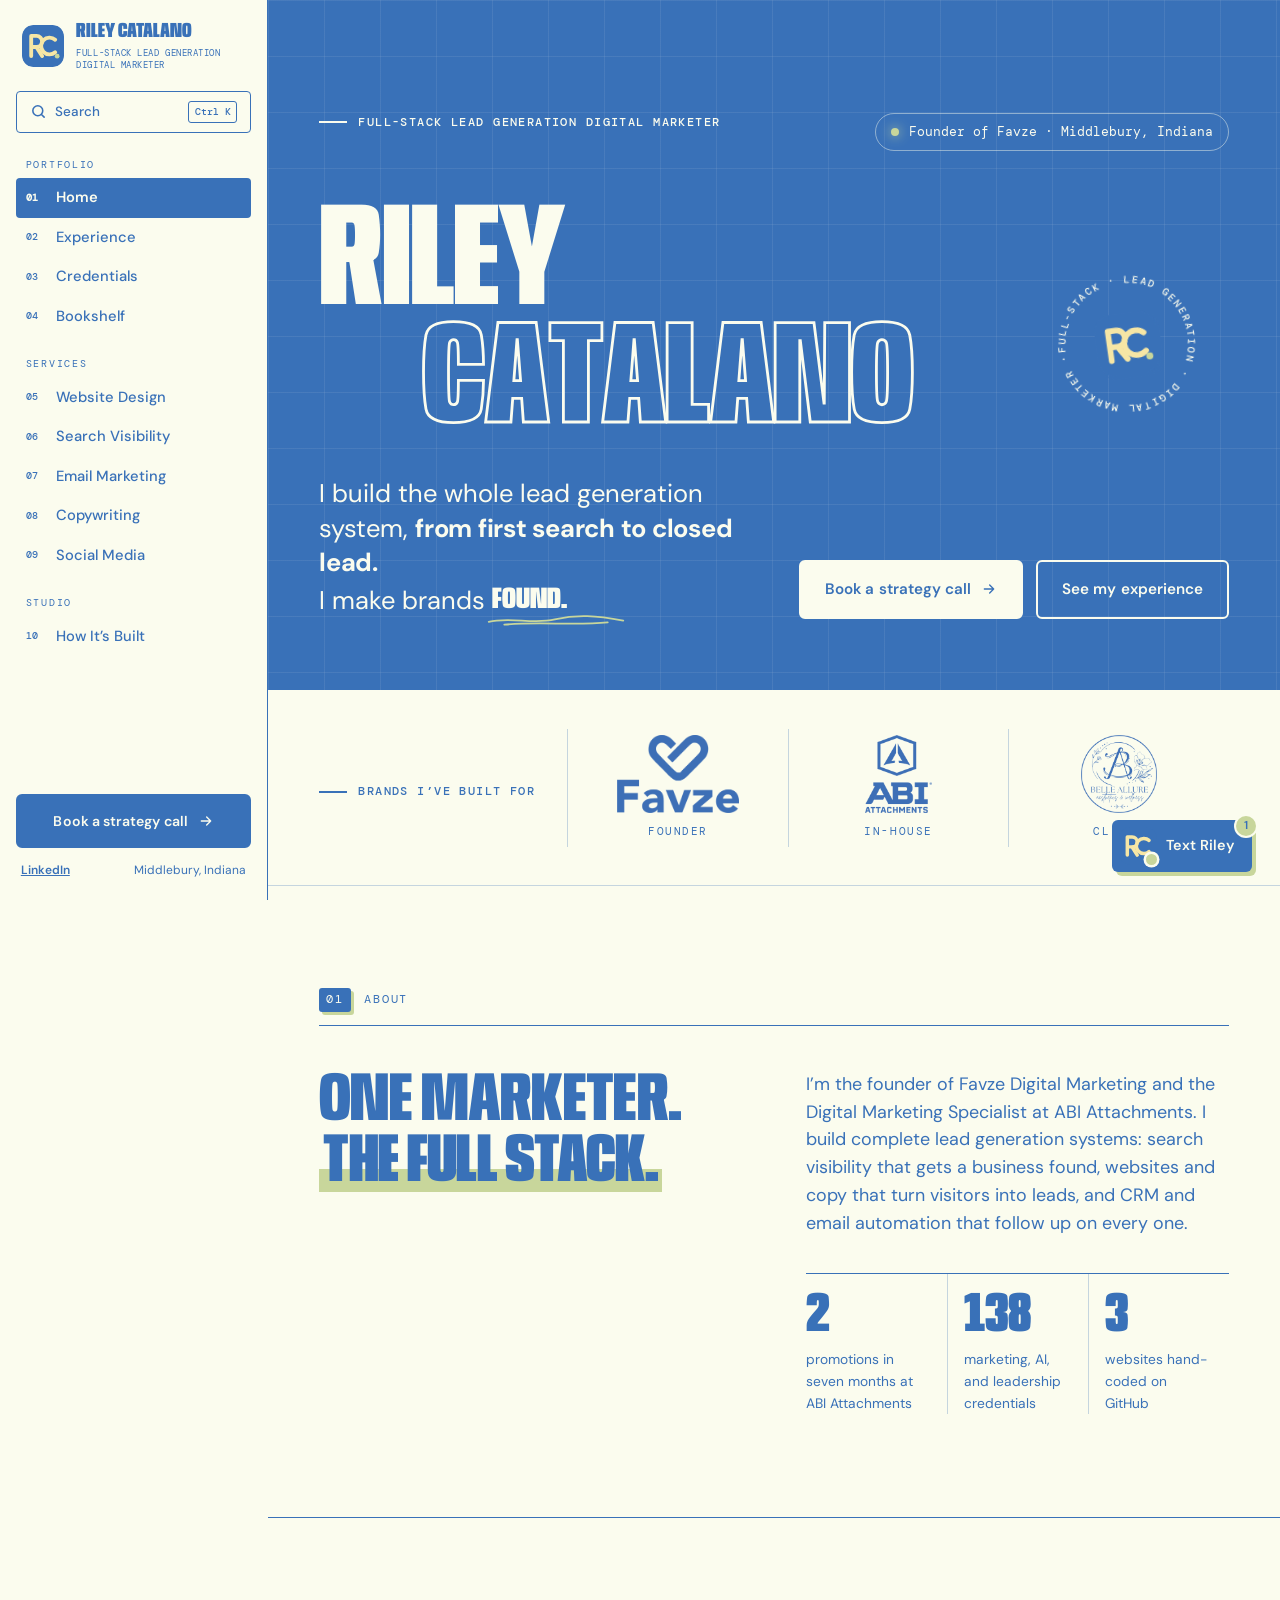
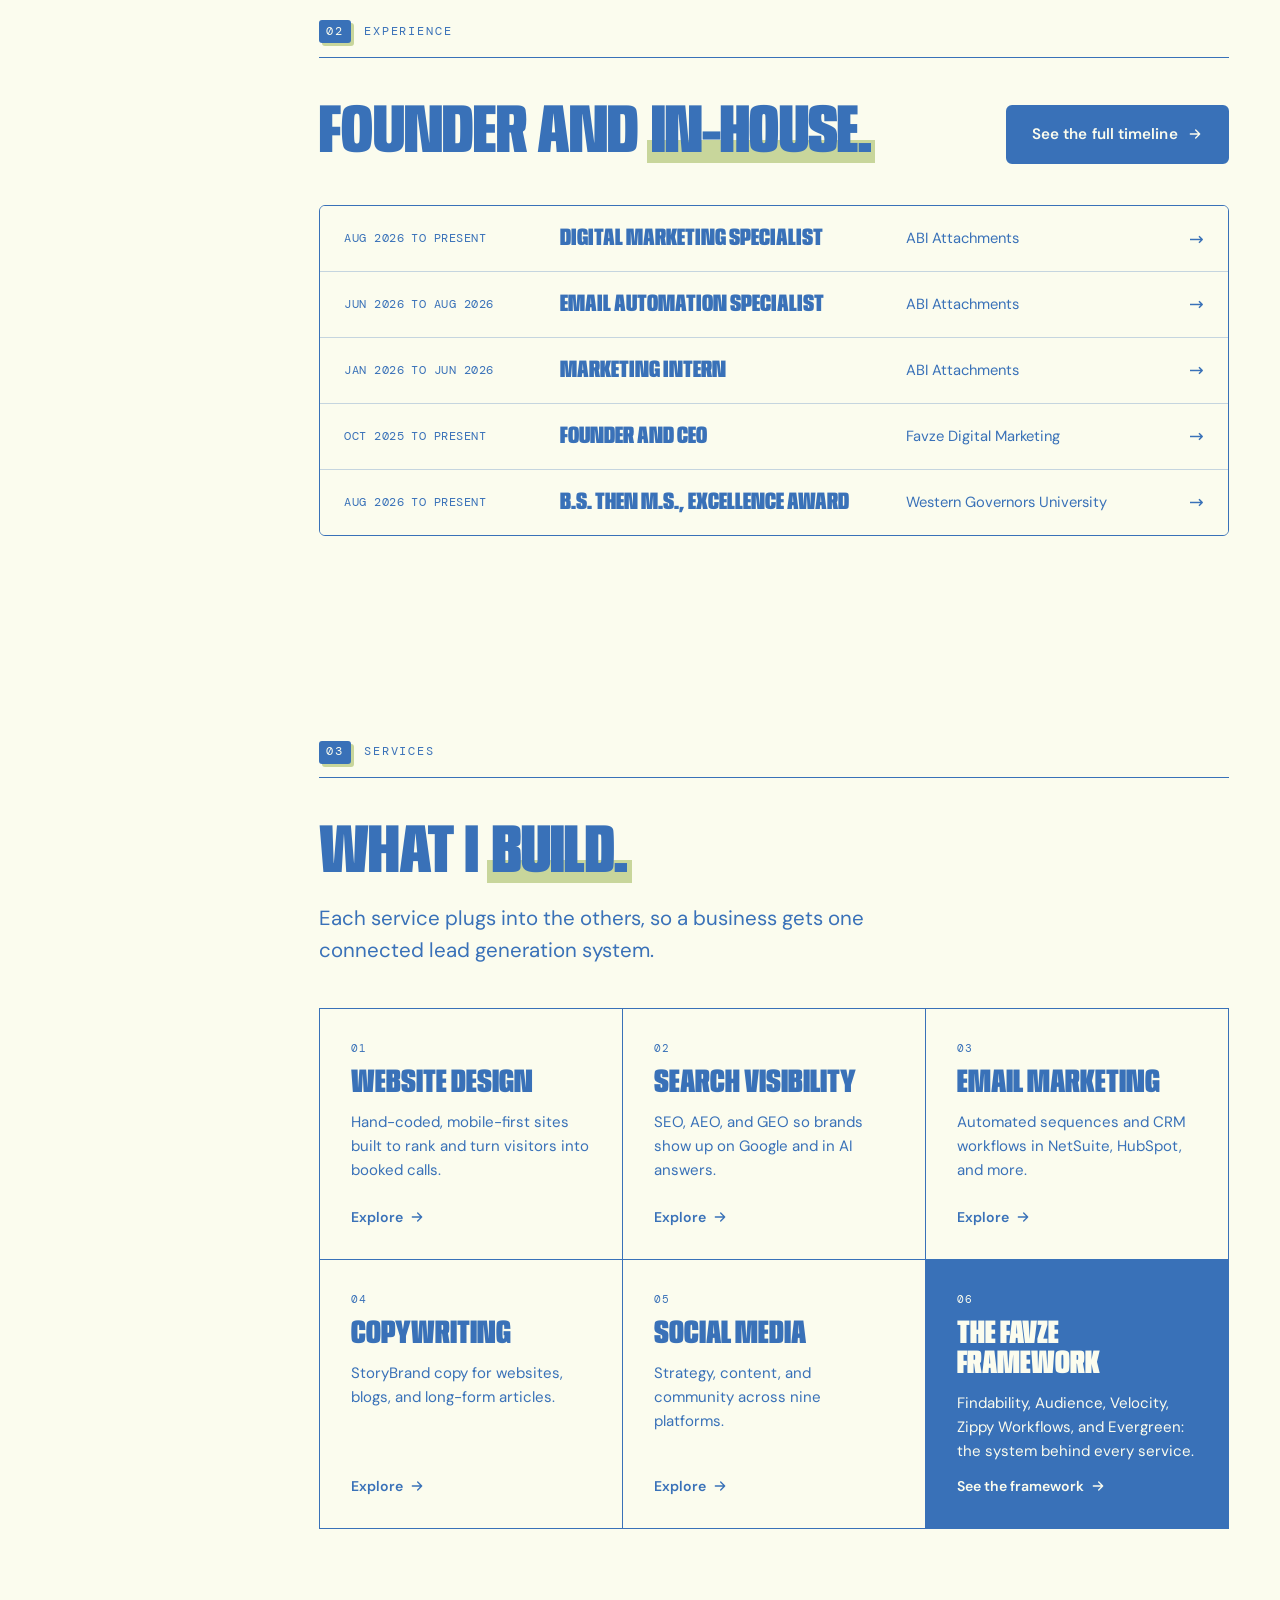
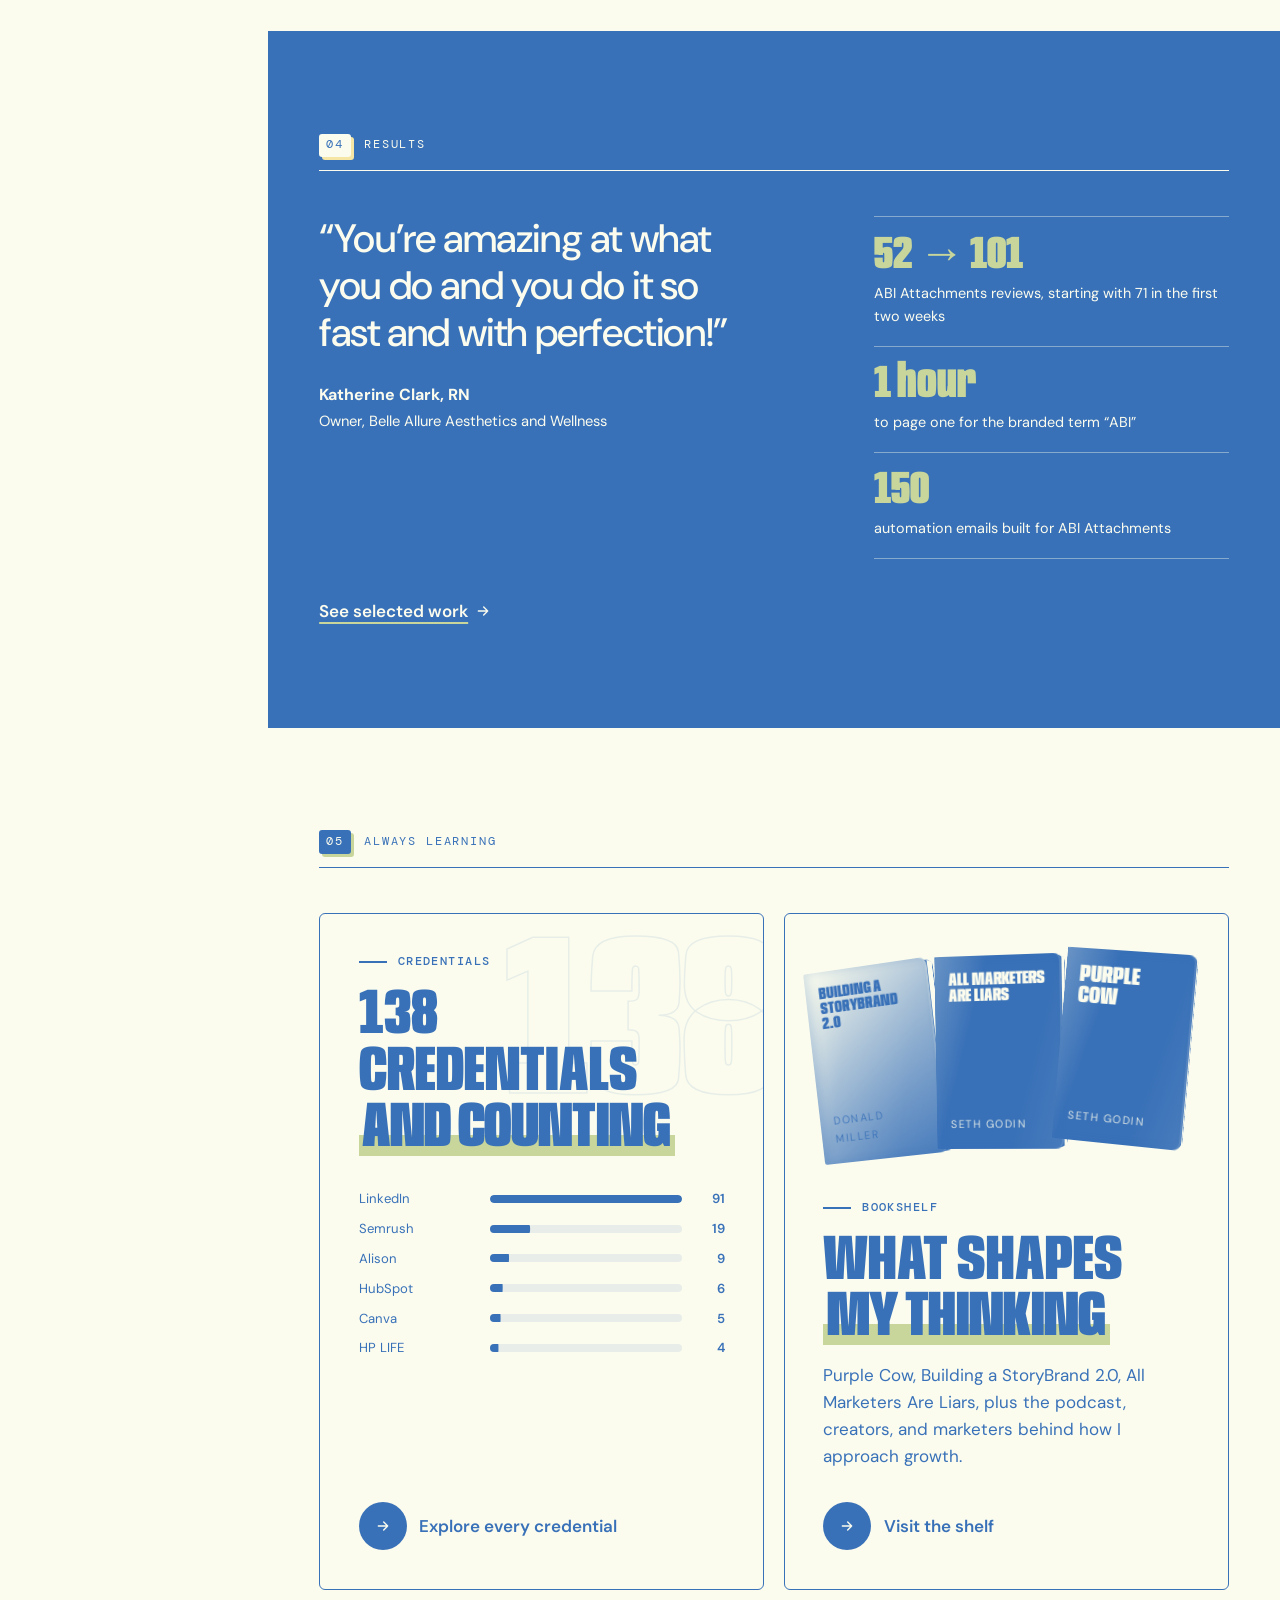
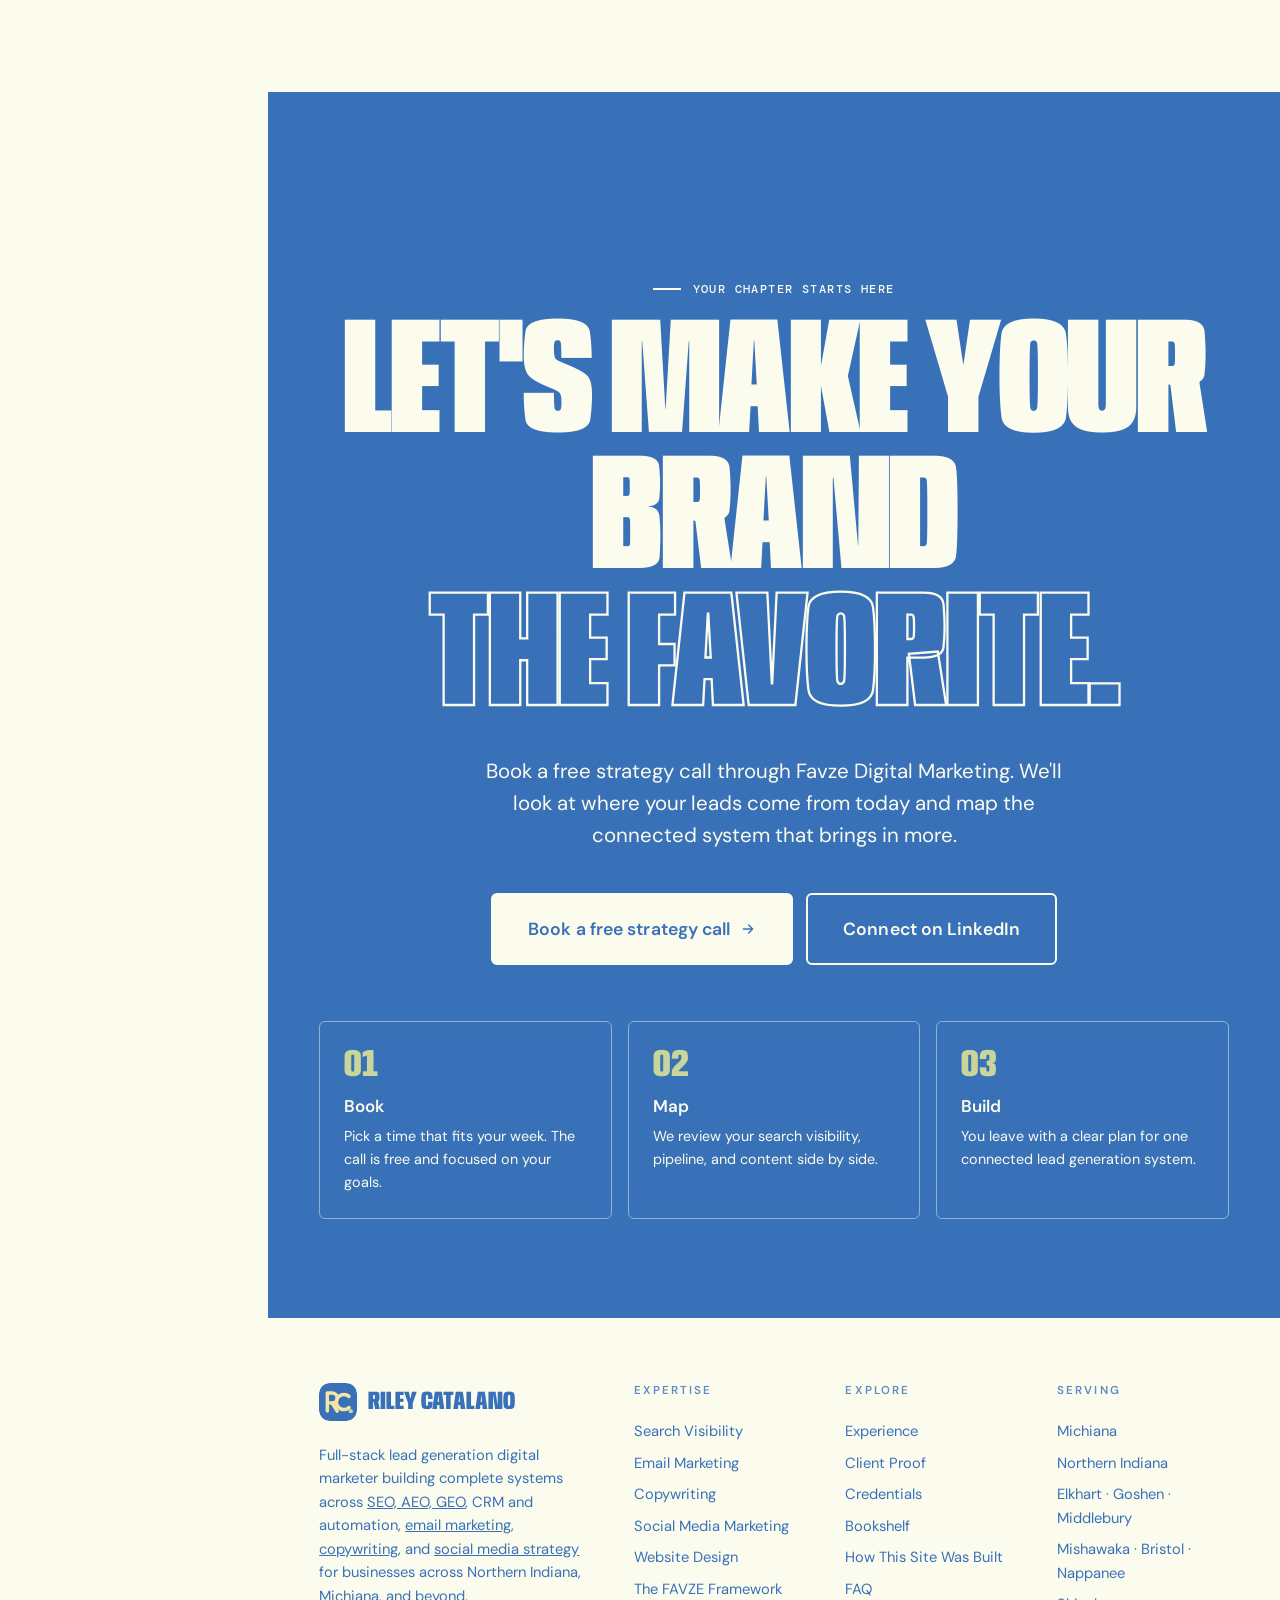
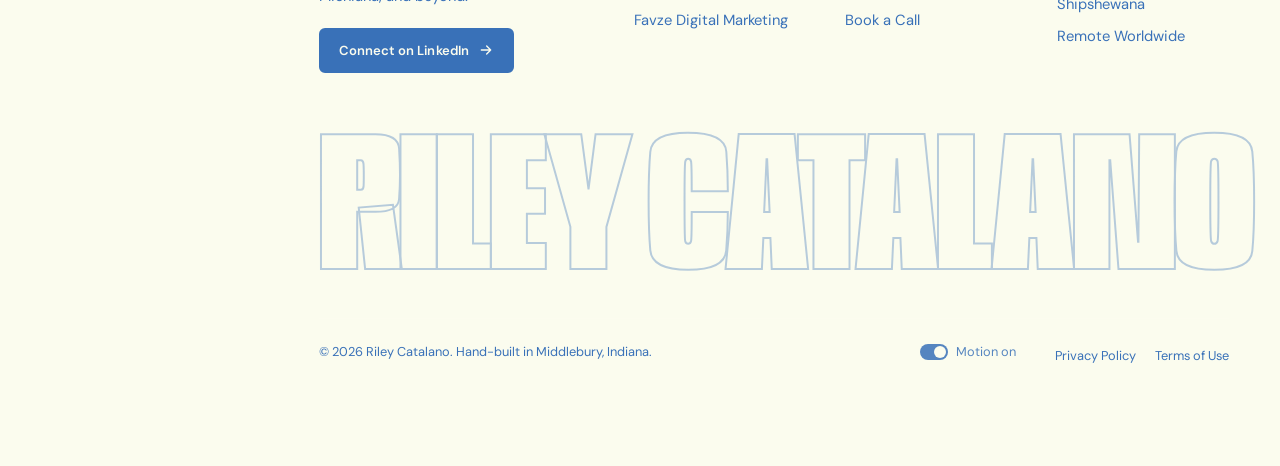
<file: index.html>
<!DOCTYPE html>
<html lang="en">
<head>
<meta charset="UTF-8">
<meta name="viewport" content="width=device-width, initial-scale=1.0">
<meta name="theme-color" content="#3971B8">
<title>Riley Catalano | Full-Stack Lead Generation Digital Marketer</title>

<!-- Primary SEO -->
<meta name="description" content="Riley Catalano is a full-stack lead generation digital marketer and founder of Favze Digital Marketing, specializing in SEO, AEO, GEO, CRM and marketing automation, email marketing, content, and local search visibility in Northern Indiana.">
<meta name="keywords" content="Riley Catalano, full-stack digital marketer, lead generation marketer, Favze Digital Marketing, AI SEO, AEO, GEO, CRM automation, HubSpot, local SEO, content marketing, Northern Indiana, Michiana">
<meta name="author" content="Riley Catalano">
<meta name="robots" content="index, follow">
<link rel="canonical" href="https://rileycatalano.com/">

<!-- Open Graph (Facebook, LinkedIn previews) -->
<meta property="og:type" content="website">
<meta property="og:title" content="Riley Catalano | Full-Stack Lead Generation Digital Marketer">
<meta property="og:description" content="Founder of Favze Digital Marketing. Full-stack lead generation marketing across SEO, AEO, GEO, CRM automation, email, and local search visibility. Northern Indiana and Michiana.">
<meta property="og:url" content="https://rileycatalano.com/">
<meta property="og:site_name" content="Riley Catalano Portfolio">

<!-- Twitter/X Card -->
<meta name="twitter:card" content="summary_large_image">
<meta name="twitter:title" content="Riley Catalano | Full-Stack Lead Generation Digital Marketer">
<meta name="twitter:description" content="Founder of Favze Digital Marketing. Full-stack lead generation marketing across SEO, AEO, GEO, CRM automation, email, and search visibility.">
<link rel="icon" href="/assets/img/favicon.svg" type="image/svg+xml">
<link rel="preload" href="/assets/fonts/anybody-latin-standard-normal.woff2" as="font" type="font/woff2" crossorigin>
<link rel="preload" href="/assets/fonts/dm-sans-latin-opsz-normal.woff2" as="font" type="font/woff2" crossorigin>
<script>try{if(localStorage.getItem("rc-motion")==="off")document.documentElement.classList.add("rm")}catch(e){}</script>
<link rel="stylesheet" href="/assets/css/site.css">

<script type="application/ld+json">
{
  "@context": "https://schema.org",
  "@type": "Person",
  "name": "Riley Catalano",
  "alternateName": "Creator of the FAVZE Framework",
  "jobTitle": "Full-Stack Lead Generation Digital Marketer",
  "description": "Full-stack lead generation digital marketer and founder of Favze Digital Marketing, building complete lead generation systems end to end across CRM and marketing automation, SEO, AEO, GEO, AI Optimization, email marketing, content strategy, social media, and paid advertising.",
  "url": "https://rileycatalano.com/",
  "award": "Western Governors University Excellence Award: Critical Thinking: Reason and Evidence",
  "sameAs": [
    "https://rileycatalano.com",
    "https://www.linkedin.com/in/rileycatalano/"
  ],
  "worksFor": [
    {
      "@type": "Organization",
      "name": "Favze Digital Marketing",
      "url": "https://favze.com"
    },
    {
      "@type": "Organization",
      "name": "ABI Attachments, Inc.",
      "url": "https://www.abiattachments.com"
    }
  ],
  "hasOccupation": {
    "@type": "Occupation",
    "name": "Full-Stack Lead Generation Digital Marketer",
    "description": "Builds and executes complete lead generation systems from search visibility and content through CRM, email automation, and conversion, rather than a single-channel specialty.",
    "skills": "SEO, AEO, GEO, AI Optimization, CRM and Marketing Automation, Email Marketing, Lead Generation, Content Marketing, Social Media Marketing, Copywriting, Schema Markup, HubSpot, NetSuite, Zoho Campaigns"
  },
  "address": {
    "@type": "PostalAddress",
    "addressLocality": "Middlebury",
    "addressRegion": "IN",
    "addressCountry": "US"
  },
  "knowsAbout": [
    "Full-Stack Digital Marketing",
    "Lead Generation",
    "Lead Generation Systems",
    "FAVZE Framework",
    "CRM and Marketing Automation",
    "Sales Pipeline Automation",
    "AI Optimization",
    "Search Engine Optimization",
    "Answer Engine Optimization",
    "Generative Engine Optimization",
    "Schema Markup",
    "Structured Data",
    "HubSpot",
    "NetSuite ERP/CRM",
    "Zoho Campaigns",
    "Email Marketing Automation",
    "Content Marketing",
    "Copywriting",
    "Local SEO",
    "Google Business Profile",
    "Social Media Marketing",
    "Paid Advertising",
    "SEMrush",
    "BrightEdge"
  ]
}
</script>

</head>
<body>
<a class="skip" href="#main">Skip to content</a>
<div class="progress" aria-hidden="true"></div>
<div class="grain" aria-hidden="true"></div>
<div class="cursor-ring" aria-hidden="true"><span></span></div>
<div class="cursor" aria-hidden="true"></div>

<header class="topbar">
  <a href="/" class="tb-brand" aria-label="Riley Catalano, home"><svg class="rc-mark" viewBox="0 0 48 48" aria-hidden="true" focusable="false"><rect width="48" height="48" rx="13" fill="#3971B8"/><g fill="none" stroke="#F6E6A5" stroke-width="4.4" stroke-linecap="round" stroke-linejoin="round"><path d="M10.5 35.5V12.5h6.2a6.3 6.3 0 0 1 0 12.6h-6.2M16.4 25.1l6.6 10.4"/><path d="M37.92 16.87A9.6 9.6 0 1 0 37.92 31.13"/></g><circle cx="40.2" cy="35.6" r="2.7" fill="#C8D69B"/></svg><b>Riley Catalano</b></a>
  <button type="button" class="tb-search" data-search-open aria-label="Search the site"><svg viewBox="0 0 24 24" width="18" height="18" fill="none" stroke="currentColor" stroke-width="2.2" stroke-linecap="round" aria-hidden="true"><circle cx="11" cy="11" r="7"/><path d="M20 20l-3.5-3.5"/></svg></button>
  <button class="menu-btn" aria-label="Open menu" aria-expanded="false" aria-controls="sidebar"><span></span></button>
</header>
<aside class="sidebar" id="sidebar" aria-label="Site navigation">
  <a href="/" class="sb-brand" aria-label="Riley Catalano, home"><svg class="rc-mark" viewBox="0 0 48 48" aria-hidden="true" focusable="false"><rect width="48" height="48" rx="13" fill="#3971B8"/><g fill="none" stroke="#F6E6A5" stroke-width="4.4" stroke-linecap="round" stroke-linejoin="round"><path d="M10.5 35.5V12.5h6.2a6.3 6.3 0 0 1 0 12.6h-6.2M16.4 25.1l6.6 10.4"/><path d="M37.92 16.87A9.6 9.6 0 1 0 37.92 31.13"/></g><circle cx="40.2" cy="35.6" r="2.7" fill="#C8D69B"/></svg><span><b>Riley Catalano</b><small>Full-Stack Lead Generation Digital Marketer</small></span></a>
  <div class="sb-search" data-search-slot></div>
  <nav class="sb-nav" aria-label="Primary"><p class="sb-k">Portfolio</p><ul><li><a href="/" aria-current="page"><i>01</i><span>Home</span></a></li><li><a href="/experience"><i>02</i><span>Experience</span></a></li><li><a href="/certifications"><i>03</i><span>Credentials</span></a></li><li><a href="/bookshelf"><i>04</i><span>Bookshelf</span></a></li></ul><p class="sb-k">Services</p><ul><li><a href="/website-design"><i>05</i><span>Website Design</span></a></li><li><a href="/search-visibility"><i>06</i><span>Search Visibility</span></a></li><li><a href="/email-marketing"><i>07</i><span>Email Marketing</span></a></li><li><a href="/copywriting"><i>08</i><span>Copywriting</span></a></li><li><a href="/social-media-marketing"><i>09</i><span>Social Media</span></a></li></ul><p class="sb-k">Studio</p><ul><li><a href="/how-its-built"><i>10</i><span>How It’s Built</span></a></li></ul></nav>
  <div class="sb-toc" hidden><p class="sb-k">On this page</p><ul></ul></div>
  <div class="sb-foot">
    <a href="https://favze.com/free-consultation" class="btn sb-cta">Book a strategy call <span class="arrow"><svg width="16" height="16" viewBox="0 0 24 24" fill="none" stroke="currentColor" stroke-width="2" stroke-linecap="round" stroke-linejoin="round" aria-hidden="true"><path d="M5 12h14M13 6l6 6-6 6"/></svg></span></a>
    <p class="sb-meta"><a href="https://www.linkedin.com/in/rileycatalano/" target="_blank" rel="noopener noreferrer">LinkedIn</a><span>Middlebury, Indiana</span></p>
  </div>
</aside>
<div class="sb-scrim" aria-hidden="true"></div>

<main id="main">
<section class="hero" data-theme="dark" aria-labelledby="hero-title">
  <div class="aurora" aria-hidden="true"><b></b><b></b><b></b><b></b></div>
  <div class="hero-grid" aria-hidden="true"></div>
  <div class="wrap">
    <div class="hero-top">
      <span class="eyebrow">Full-Stack Lead Generation Digital Marketer</span>
      <span class="status"><i aria-hidden="true"></i>Founder of Favze · Middlebury, Indiana</span>
    </div>
    <h1 id="hero-title"><span class="sr-only">Riley Catalano, Full-Stack Lead Generation Digital Marketer</span><span class="kinetic" aria-hidden="true" style="display:block"><span class="row">Riley</span><span class="row">Catalano</span></span></h1>
    <div class="hero-stamp" aria-hidden="true"><svg viewBox="0 0 200 200"><defs><path id="hs" d="M100,100 m-80,0 a80,80 0 1,1 160,0 a80,80 0 1,1 -160,0"/></defs><text><textPath href="#hs" textLength="498" lengthAdjust="spacing">FULL-STACK · LEAD GENERATION · DIGITAL MARKETER · </textPath></text></svg><img src="/assets/img/rc-mark.svg" alt="" width="48" height="48"></div>
    <div class="hero-bottom">
      <p class="hero-sub">I build the whole lead generation system, <span class="serif">from first search to closed lead.</span><br>I make brands <span class="scribble-wrap"><span class="rotator" aria-hidden="true"><span>found.</span><span>followed.</span><span>chosen.</span><span>the favorite.</span></span><svg class="scribble" viewBox="0 0 240 24" preserveAspectRatio="none" aria-hidden="true"><path d="M3 15 C 40 6, 80 20, 118 11 S 190 4, 237 13 M 30 20 C 90 14, 150 22, 210 16"/></svg></span><span class="sr-only">found, followed, chosen, and the favorite.</span></p>
      <div class="hero-ctas">
        <a href="#book" class="btn btn-light" data-magnetic>Book a strategy call <span class="arrow"><svg width="16" height="16" viewBox="0 0 24 24" fill="none" stroke="currentColor" stroke-width="2" stroke-linecap="round" stroke-linejoin="round" aria-hidden="true"><path d="M5 12h14M13 6l6 6-6 6"/></svg></span></a>
        <a href="/experience" class="btn btn-ghost" data-magnetic>See my experience</a>
      </div>
    </div>
    
  </div>
</section>
<section class="logos" aria-labelledby="logos-title">
  <div class="wrap logos-row">
    <p class="logos-k" id="logos-title"><span class="eyebrow">Brands I’ve built for</span></p>
    <ul class="logos-list">
      <li><a href="https://favze.com" target="_blank" rel="noopener noreferrer" aria-label="Favze Digital Marketing"><img src="/assets/img/logos/favze.webp" alt="Favze Digital Marketing" width="600" height="383" loading="lazy"></a><span>Founder</span></li>
      <li><a href="https://www.abiattachments.com" target="_blank" rel="noopener noreferrer" aria-label="ABI Attachments"><img src="/assets/img/logos/abi-attachments.webp" alt="ABI Attachments" width="416" height="480" loading="lazy"></a><span>In-house</span></li>
      <li><a href="/experience#proof" aria-label="Belle Allure Aesthetics and Wellness"><img src="/assets/img/logos/belle-allure.webp" alt="Belle Allure Aesthetics and Wellness" width="471" height="480" loading="lazy"></a><span>Client</span></li>
    </ul>
  </div>
</section>
<section class="section hm" id="about" aria-labelledby="about-title">
  <div class="wrap">
    <p class="hm-label"><span>01</span>About</p>
    <div class="hm-split">
      <h2 class="h2" id="about-title" data-split>One marketer. <em>The full stack.</em></h2>
      <div class="hm-copy">
        <p class="lead">I’m the founder of Favze Digital Marketing and the Digital Marketing Specialist at ABI Attachments. I build complete lead generation systems: search visibility that gets a business found, websites and copy that turn visitors into leads, and CRM and email automation that follow up on every one.</p>
        <ul class="hm-facts">
          <li><b>2</b><span>promotions in seven months at ABI Attachments</span></li>
          <li><b>138</b><span>marketing, AI, and leadership credentials</span></li>
          <li><b>3</b><span>websites hand-coded on GitHub</span></li>
        </ul>
      </div>
    </div>
  </div>
</section>
<section class="section hm hm-alt" id="experience-preview" aria-labelledby="xp-prev-title">
  <div class="wrap">
    <p class="hm-label"><span>02</span>Experience</p>
    <div class="hm-head">
      <h2 class="h2" id="xp-prev-title" data-split>Founder and <em>in-house.</em></h2>
      <a class="btn" href="/experience">See the full timeline <span class="arrow"><svg width="16" height="16" viewBox="0 0 24 24" fill="none" stroke="currentColor" stroke-width="2" stroke-linecap="round" stroke-linejoin="round" aria-hidden="true"><path d="M5 12h14M13 6l6 6-6 6"/></svg></span></a>
    </div>
    <ol class="hm-roles"><li><a href="/experience#tl-digital-marketing"><span class="hm-when">Aug 2026 to Present</span><span class="hm-role">Digital Marketing Specialist</span><span class="hm-org">ABI Attachments</span><span class="hm-go" aria-hidden="true">→</span></a></li><li><a href="/experience#tl-email-automation"><span class="hm-when">Jun 2026 to Aug 2026</span><span class="hm-role">Email Automation Specialist</span><span class="hm-org">ABI Attachments</span><span class="hm-go" aria-hidden="true">→</span></a></li><li><a href="/experience#tl-abi-intern"><span class="hm-when">Jan 2026 to Jun 2026</span><span class="hm-role">Marketing Intern</span><span class="hm-org">ABI Attachments</span><span class="hm-go" aria-hidden="true">→</span></a></li><li><a href="/experience#tl-favze"><span class="hm-when">Oct 2025 to Present</span><span class="hm-role">Founder and CEO</span><span class="hm-org">Favze Digital Marketing</span><span class="hm-go" aria-hidden="true">→</span></a></li><li><a href="/experience#tl-wgu"><span class="hm-when">Aug 2026 to Present</span><span class="hm-role">B.S. then M.S., Excellence Award</span><span class="hm-org">Western Governors University</span><span class="hm-go" aria-hidden="true">→</span></a></li></ol>
  </div>
</section>
<section class="section hm" id="services" aria-labelledby="svc-title">
  <div class="wrap">
    <p class="hm-label"><span>03</span>Services</p>
    <div class="hm-head">
      <h2 class="h2" id="svc-title" data-split>What I <em>build.</em></h2>
      <p class="lead">Each service plugs into the others, so a business gets one connected lead generation system.</p>
    </div>
    <ul class="hm-svcs"><li><a class="hm-svc" href="/website-design"><span class="hm-n">01</span><h3>Website Design</h3><p>Hand-coded, mobile-first sites built to rank and turn visitors into booked calls.</p><span class="hm-more">Explore <span class="arrow"><svg width="16" height="16" viewBox="0 0 24 24" fill="none" stroke="currentColor" stroke-width="2" stroke-linecap="round" stroke-linejoin="round" aria-hidden="true"><path d="M5 12h14M13 6l6 6-6 6"/></svg></span></span></a></li><li><a class="hm-svc" href="/search-visibility"><span class="hm-n">02</span><h3>Search Visibility</h3><p>SEO, AEO, and GEO so brands show up on Google and in AI answers.</p><span class="hm-more">Explore <span class="arrow"><svg width="16" height="16" viewBox="0 0 24 24" fill="none" stroke="currentColor" stroke-width="2" stroke-linecap="round" stroke-linejoin="round" aria-hidden="true"><path d="M5 12h14M13 6l6 6-6 6"/></svg></span></span></a></li><li><a class="hm-svc" href="/email-marketing"><span class="hm-n">03</span><h3>Email Marketing</h3><p>Automated sequences and CRM workflows in NetSuite, HubSpot, and more.</p><span class="hm-more">Explore <span class="arrow"><svg width="16" height="16" viewBox="0 0 24 24" fill="none" stroke="currentColor" stroke-width="2" stroke-linecap="round" stroke-linejoin="round" aria-hidden="true"><path d="M5 12h14M13 6l6 6-6 6"/></svg></span></span></a></li><li><a class="hm-svc" href="/copywriting"><span class="hm-n">04</span><h3>Copywriting</h3><p>StoryBrand copy for websites, blogs, and long-form articles.</p><span class="hm-more">Explore <span class="arrow"><svg width="16" height="16" viewBox="0 0 24 24" fill="none" stroke="currentColor" stroke-width="2" stroke-linecap="round" stroke-linejoin="round" aria-hidden="true"><path d="M5 12h14M13 6l6 6-6 6"/></svg></span></span></a></li><li><a class="hm-svc" href="/social-media-marketing"><span class="hm-n">05</span><h3>Social Media</h3><p>Strategy, content, and community across nine platforms.</p><span class="hm-more">Explore <span class="arrow"><svg width="16" height="16" viewBox="0 0 24 24" fill="none" stroke="currentColor" stroke-width="2" stroke-linecap="round" stroke-linejoin="round" aria-hidden="true"><path d="M5 12h14M13 6l6 6-6 6"/></svg></span></span></a></li><li><a class="hm-svc hm-svc-feature" href="https://favze.com/favze-framework"><span class="hm-n">06</span><h3>The FAVZE Framework</h3><p>Findability, Audience, Velocity, Zippy Workflows, and Evergreen: the system behind every service.</p><span class="hm-more">See the framework <span class="arrow"><svg width="16" height="16" viewBox="0 0 24 24" fill="none" stroke="currentColor" stroke-width="2" stroke-linecap="round" stroke-linejoin="round" aria-hidden="true"><path d="M5 12h14M13 6l6 6-6 6"/></svg></span></span></a></li></ul>
  </div>
</section>
<section class="section hm hm-proof" id="results" aria-labelledby="proof-prev-title">
  <div class="wrap">
    <p class="hm-label"><span>04</span>Results</p>
    <div class="hm-quote">
      <h2 class="sr-only" id="proof-prev-title">Client proof and results</h2>
      <blockquote><p>“You’re amazing at what you do and you do it so fast and with perfection!”</p><footer><b>Katherine Clark, RN</b><span>Owner, Belle Allure Aesthetics and Wellness</span></footer></blockquote>
      <ul class="hm-results">
        <li><b>52 → 101</b><span>ABI Attachments reviews, starting with 71 in the first two weeks</span></li>
        <li><b>1 hour</b><span>to page one for the branded term “ABI”</span></li>
        <li><b>150</b><span>automation emails built for ABI Attachments</span></li>
      </ul>
    </div>
    <a class="hm-link" href="/experience#work">See selected work <span class="arrow"><svg width="16" height="16" viewBox="0 0 24 24" fill="none" stroke="currentColor" stroke-width="2" stroke-linecap="round" stroke-linejoin="round" aria-hidden="true"><path d="M5 12h14M13 6l6 6-6 6"/></svg></span></a>
  </div>
</section>
<section class="section hm hm-alt" id="learning" aria-label="Credentials and bookshelf">
  <div class="wrap"><p class="hm-label"><span>05</span>Always learning</p></div>
  <div class="wrap teasers">
    <a href="/certifications" class="teaser teaser-cert" data-reveal data-cursor="Explore">
      <span class="teaser-big" aria-hidden="true">138</span>
      <span class="eyebrow">Credentials</span>
      <h3>138 credentials <em>and counting</em></h3>
      <div class="bars"><div class="bar" style="--v:1.000;--d:0.00s"><span>LinkedIn</span><i></i><b>91</b></div><div class="bar" style="--v:0.209;--d:0.08s"><span>Semrush</span><i></i><b>19</b></div><div class="bar" style="--v:0.099;--d:0.16s"><span>Alison</span><i></i><b>9</b></div><div class="bar" style="--v:0.066;--d:0.24s"><span>HubSpot</span><i></i><b>6</b></div><div class="bar" style="--v:0.055;--d:0.32s"><span>Canva</span><i></i><b>5</b></div><div class="bar" style="--v:0.044;--d:0.40s"><span>HP LIFE</span><i></i><b>4</b></div></div>
      <span class="go"><i><svg width="16" height="16" viewBox="0 0 24 24" fill="none" stroke="currentColor" stroke-width="2" stroke-linecap="round" stroke-linejoin="round" aria-hidden="true"><path d="M5 12h14M13 6l6 6-6 6"/></svg></i>Explore every credential</span>
    </a>
    <a href="/bookshelf" class="teaser teaser-books" data-reveal style="--d:.1s" data-cursor="Browse">
      <div class="mini-shelf fan" aria-hidden="true"><div class="book lift b1" style="--w:128px;--h:192px;--d:24px;--c1:#FBFCEE;--c2:#3971B8"><div class="back"></div><div class="spine"></div><div class="pages"></div><div class="front"><span class="t" style="font-size:1.05rem">Building a<br>StoryBrand 2.0</span><span class="a">Donald Miller</span></div></div><div class="book lift b2" style="--w:128px;--h:192px;--d:24px;--c1:#3971B8;--c2:#3971B8"><div class="back"></div><div class="spine"></div><div class="pages"></div><div class="front"><span class="t" style="font-size:1.15rem">All Marketers<br>Are Liars</span><span class="a">Seth Godin</span></div></div><div class="book lift b3" style="--w:128px;--h:192px;--d:24px;--c1:#3971B8;--c2:#3971B8"><div class="back"></div><div class="spine"></div><div class="pages"></div><div class="front"><span class="t" style="font-size:1.5rem">Purple<br>Cow</span><span class="a">Seth Godin</span></div></div></div>
      <span class="eyebrow">Bookshelf</span>
      <h3>What shapes <em>my thinking</em></h3>
      <p style="max-width:34ch;color:var(--ink-2)">Purple Cow, Building a StoryBrand 2.0, All Marketers Are Liars, plus the podcast, creators, and marketers behind how I approach growth.</p>
      <span class="go" style="margin-top:auto;padding-top:2rem"><i><svg width="16" height="16" viewBox="0 0 24 24" fill="none" stroke="currentColor" stroke-width="2" stroke-linecap="round" stroke-linejoin="round" aria-hidden="true"><path d="M5 12h14M13 6l6 6-6 6"/></svg></i>Visit the shelf</span>
    </a>
  </div>
</section>
<section class="finale" id="book" data-theme="dark" aria-labelledby="book-title">
  <div class="aurora" aria-hidden="true"><b></b><b></b><b></b><b></b></div>
  <div class="wrap">
    <span class="eyebrow" data-reveal>Your chapter starts here</span>
    <h2 class="finale-title" id="book-title" data-reveal style="--d:.1s">Let's make your brand <em>the favorite.</em></h2>
    <p class="lead" data-reveal style="--d:.2s">Book a free strategy call through Favze Digital Marketing. We'll look at where your leads come from today and map the connected system that brings in more.</p>
    <div class="hero-ctas" style="justify-content:center" data-reveal>
      <a href="https://favze.com/free-consultation" class="btn btn-light big-cta" data-magnetic data-cursor="Book" data-burst>Book a free strategy call <span class="arrow"><svg width="16" height="16" viewBox="0 0 24 24" fill="none" stroke="currentColor" stroke-width="2" stroke-linecap="round" stroke-linejoin="round" aria-hidden="true"><path d="M5 12h14M13 6l6 6-6 6"/></svg></span></a>
      <a href="https://www.linkedin.com/in/rileycatalano/" target="_blank" rel="noopener noreferrer" class="btn btn-ghost big-cta" data-magnetic>Connect on LinkedIn</a>
    </div>
    <div class="book-cards">
      <div class="book-card" data-reveal><b>01</b><h4>Book</h4><p>Pick a time that fits your week. The call is free and focused on your goals.</p></div>
      <div class="book-card" data-reveal style="--d:.1s"><b>02</b><h4>Map</h4><p>We review your search visibility, pipeline, and content side by side.</p></div>
      <div class="book-card" data-reveal style="--d:.2s"><b>03</b><h4>Build</h4><p>You leave with a clear plan for one connected lead generation system.</p></div>
    </div>
  </div>
</section>
</main>
<footer class="footer" data-theme="dark">
  <div class="wrap">
    <div class="footer-grid">
      <div>
        <a href="/" class="footer-brand"><svg class="rc-mark" viewBox="0 0 48 48" aria-hidden="true" focusable="false"><rect width="48" height="48" rx="13" fill="#3971B8"/><g fill="none" stroke="#F6E6A5" stroke-width="4.4" stroke-linecap="round" stroke-linejoin="round"><path d="M10.5 35.5V12.5h6.2a6.3 6.3 0 0 1 0 12.6h-6.2M16.4 25.1l6.6 10.4"/><path d="M37.92 16.87A9.6 9.6 0 1 0 37.92 31.13"/></g><circle cx="40.2" cy="35.6" r="2.7" fill="#C8D69B"/></svg>Riley Catalano</a>
        <p>Full-stack lead generation digital marketer building complete systems across <a href="/search-visibility">SEO, AEO, GEO</a>, CRM and automation, <a href="/email-marketing">email marketing</a>, <a href="/copywriting">copywriting</a>, and <a href="/social-media-marketing">social media strategy</a> for businesses across Northern Indiana, Michiana, and beyond.</p>
        <a href="https://www.linkedin.com/in/rileycatalano/" target="_blank" rel="noopener noreferrer" class="btn btn-sm btn-light">Connect on LinkedIn <span class="arrow"><svg width="16" height="16" viewBox="0 0 24 24" fill="none" stroke="currentColor" stroke-width="2" stroke-linecap="round" stroke-linejoin="round" aria-hidden="true"><path d="M5 12h14M13 6l6 6-6 6"/></svg></span></a>
      </div>
      <div class="col">
        <h4>Expertise</h4>
        <a href="/search-visibility">Search Visibility</a>
        <a href="/email-marketing">Email Marketing</a>
        <a href="/copywriting">Copywriting</a>
        <a href="/social-media-marketing">Social Media Marketing</a>
        <a href="/website-design">Website Design</a>
        <a href="https://favze.com/favze-framework">The FAVZE Framework</a>
        <a href="https://favze.com">Favze Digital Marketing</a>
      </div>
      <div class="col">
        <h4>Explore</h4>
        <a href="/experience">Experience</a>
        <a href="/experience#proof">Client Proof</a>
        <a href="/certifications">Credentials</a>
        <a href="/bookshelf">Bookshelf</a>
        <a href="/how-its-built">How This Site Was Built</a>
        <a href="/experience#faq">FAQ</a>
        <a href="#book">Book a Call</a>
      </div>
      <div class="col">
        <h4>Serving</h4>
        <a href="https://favze.com/areas-served">Michiana</a>
        <a href="https://favze.com/areas-served">Northern Indiana</a>
        <a href="https://favze.com/areas-served">Elkhart · Goshen · Middlebury</a>
        <a href="https://favze.com/areas-served">Mishawaka · Bristol · Nappanee</a>
        <a href="https://favze.com/areas-served">Shipshewana</a>
        <a href="https://favze.com/areas-served">Remote Worldwide</a>
      </div>
    </div>
    <div class="footer-word" aria-hidden="true">Riley Catalano</div>
    <div class="footer-legal">
      <span>© <span data-year>2026</span> Riley Catalano. Hand-built in Middlebury, Indiana.</span>
      <span><a href="/privacy-policy">Privacy Policy</a><a href="/terms-of-use">Terms of Use</a></span>
    </div>
  </div>
</footer>

<div class="toast" role="status" aria-live="polite"></div>
<script src="/assets/js/lenis.min.js" defer></script>
<script src="/assets/js/site.js" defer></script>
<script src="/assets/js/chat.js" defer></script>
<script src="/assets/js/search.js" defer></script>
</body>
</html>
</file>
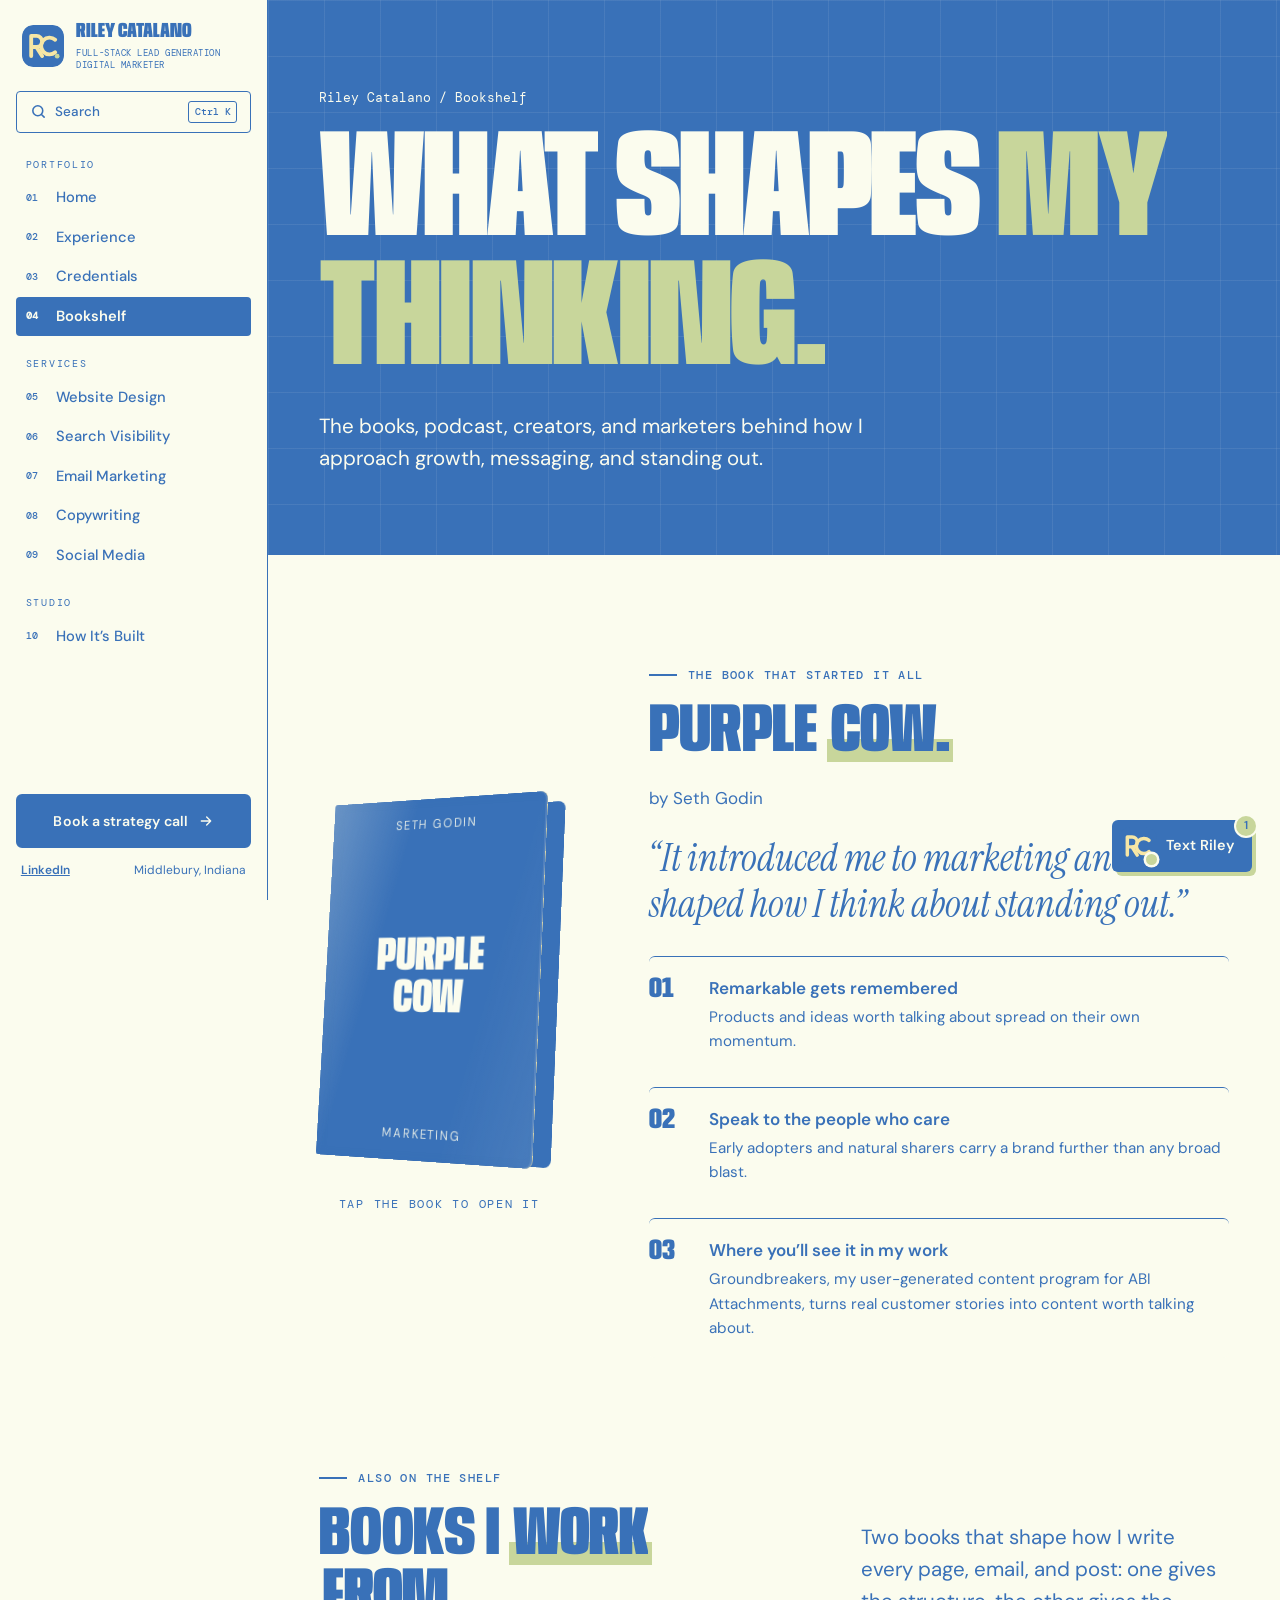
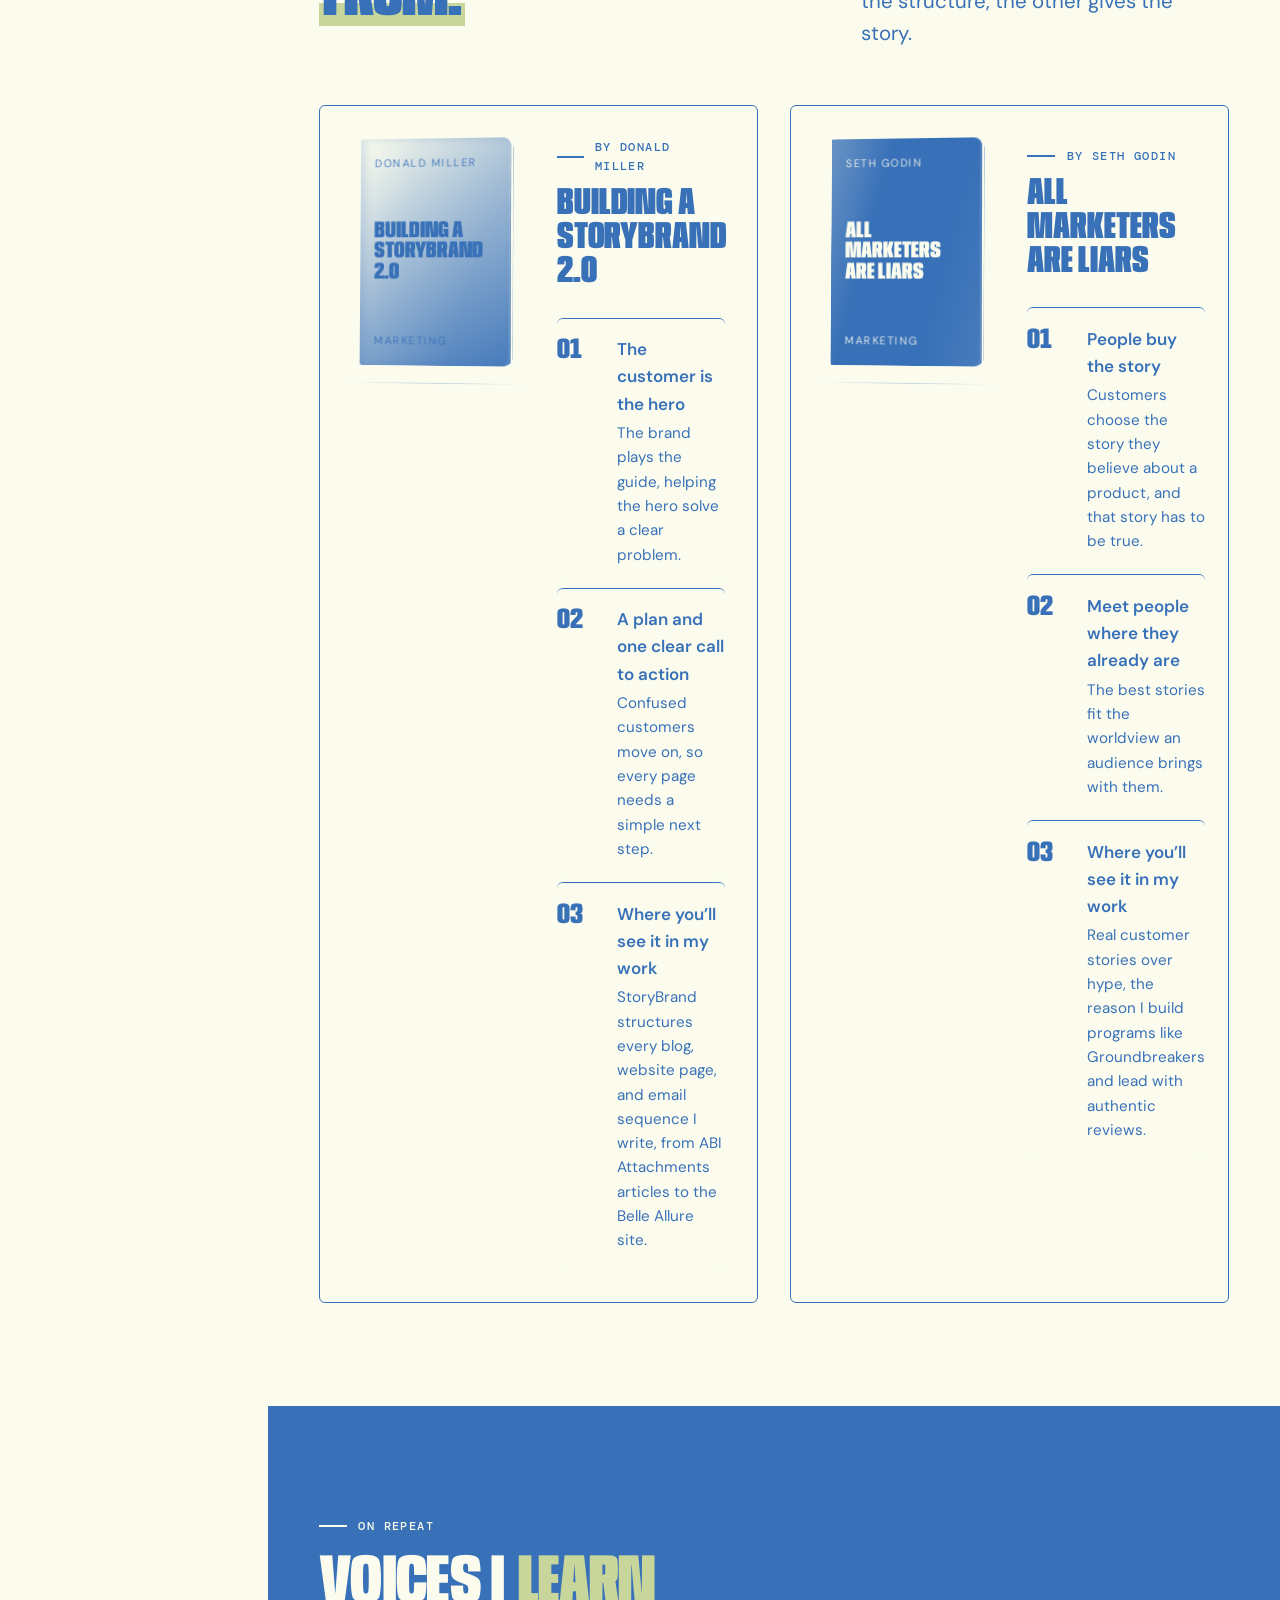
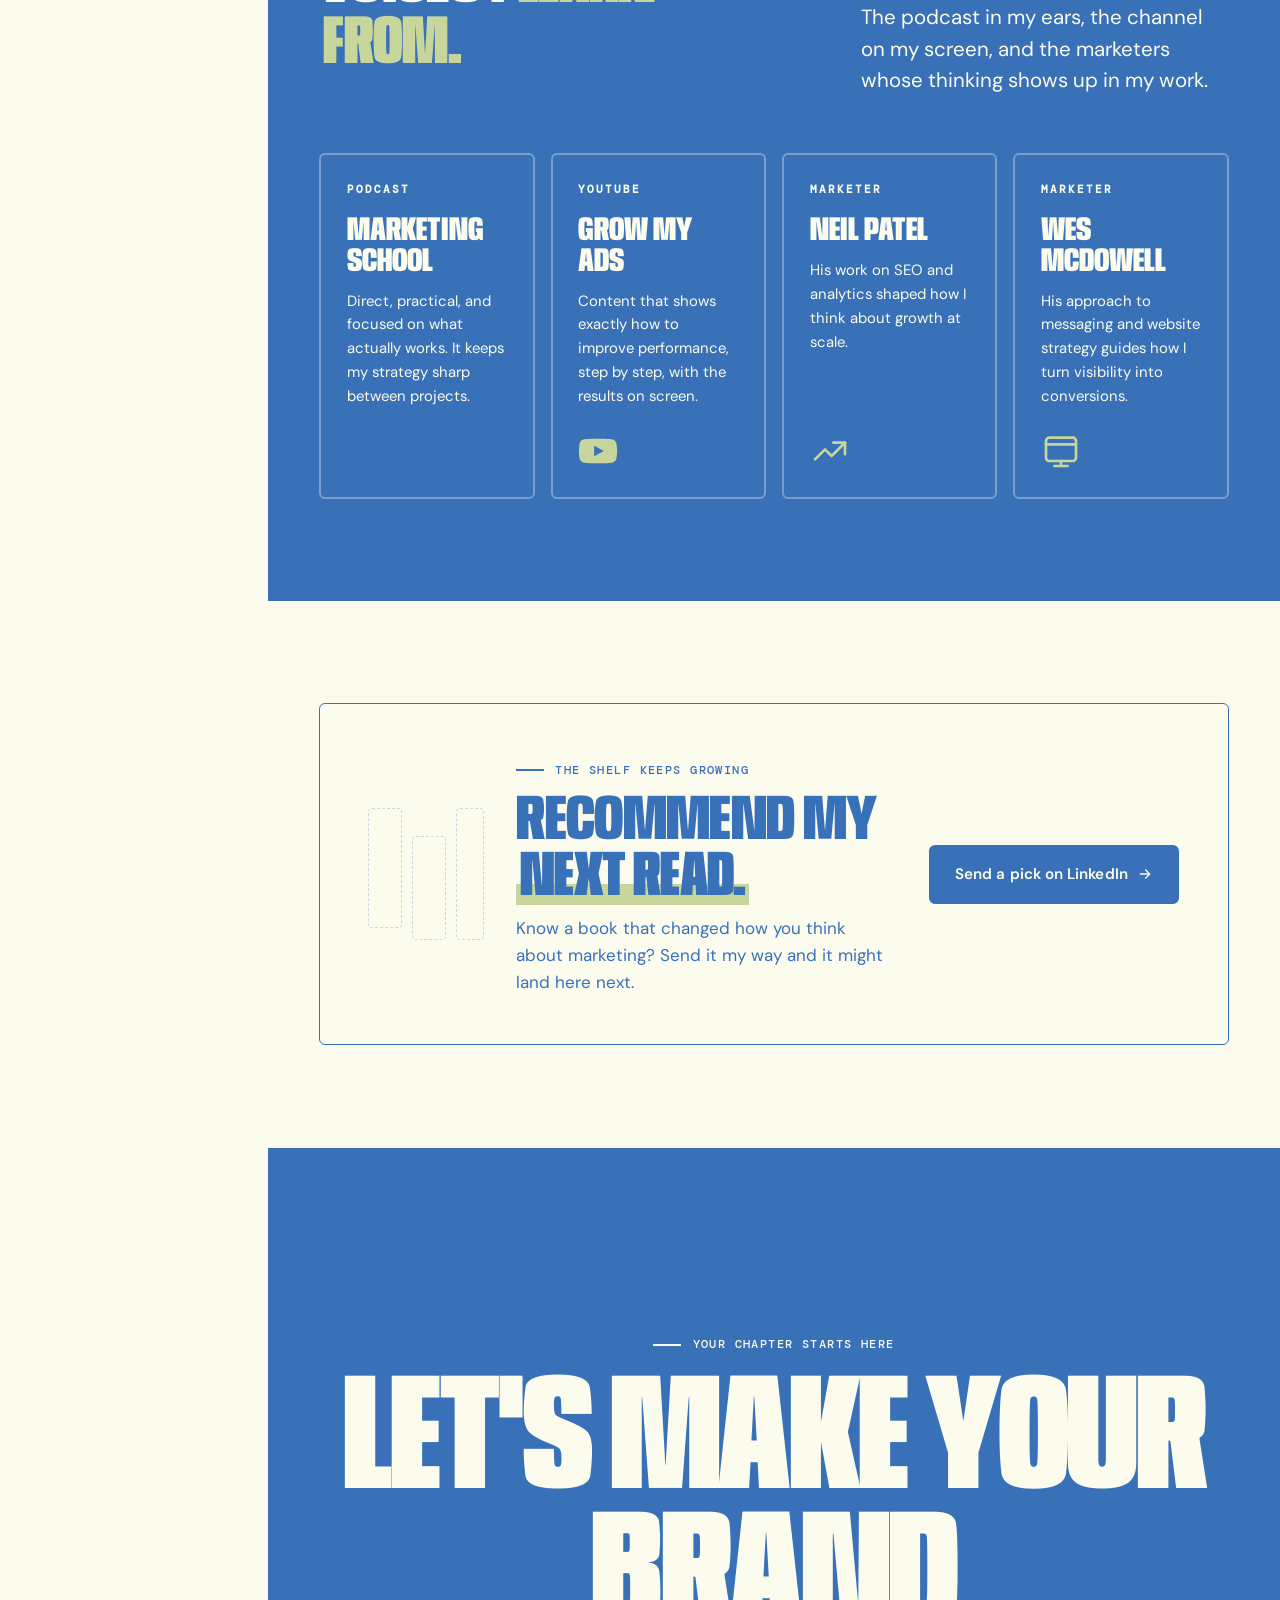
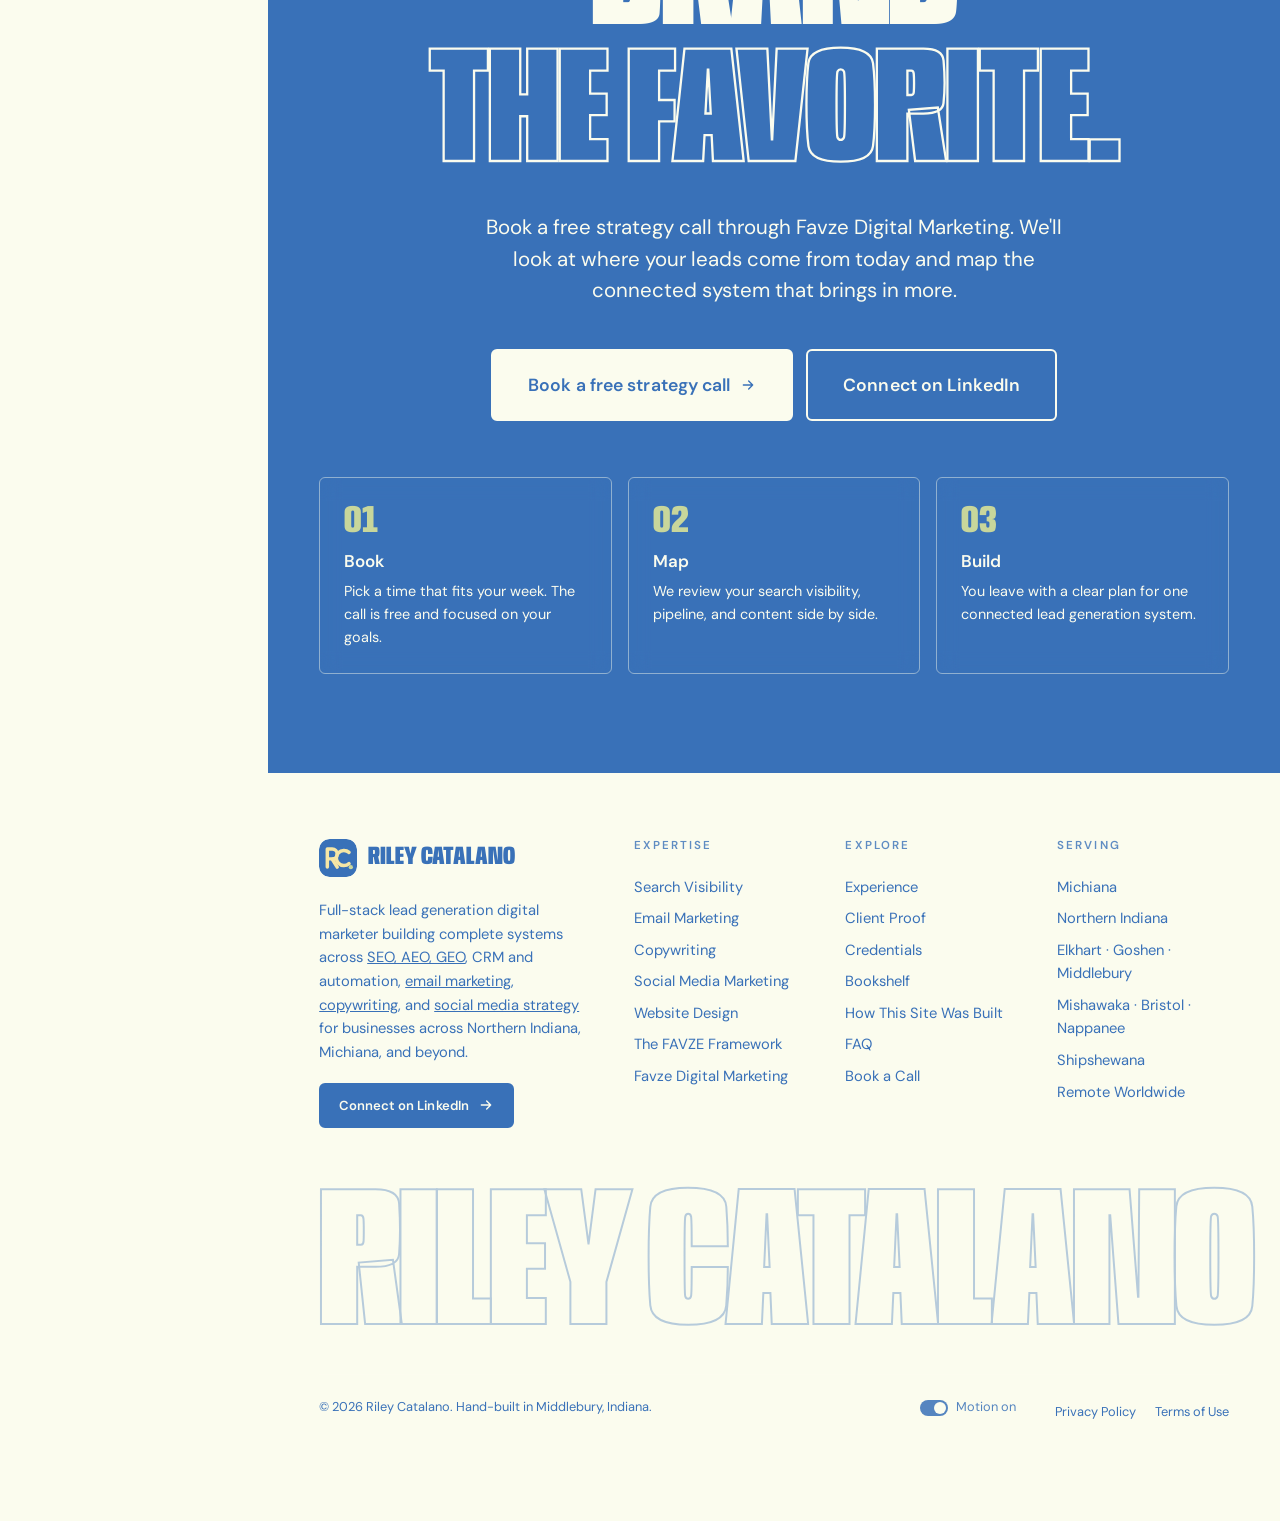
<file: bookshelf.html>
<!DOCTYPE html>
<html lang="en">
<head>
<meta charset="UTF-8">
<meta name="viewport" content="width=device-width, initial-scale=1.0">
<meta name="theme-color" content="#3971B8">
<title>Bookshelf: What Shapes My Thinking | Riley Catalano</title>
<meta name="description" content="The book, podcast, YouTube creator, and marketers that shape how Riley Catalano approaches growth, messaging, SEO, and standing out, starting with Purple Cow by Seth Godin.">
<meta name="author" content="Riley Catalano">
<meta name="robots" content="index, follow">
<link rel="canonical" href="https://rileycatalano.com/bookshelf">
<meta property="og:type" content="website">
<meta property="og:title" content="Bookshelf: What Shapes My Thinking | Riley Catalano">
<meta property="og:description" content="The book, podcast, YouTube creator, and marketers that shape how Riley Catalano approaches growth, messaging, SEO, and standing out, starting with Purple Cow by Seth Godin.">
<meta property="og:url" content="https://rileycatalano.com/bookshelf">
<meta property="og:site_name" content="Riley Catalano Portfolio">
<meta name="twitter:card" content="summary_large_image">
<meta name="twitter:title" content="Bookshelf: What Shapes My Thinking | Riley Catalano">
<meta name="twitter:description" content="The book, podcast, YouTube creator, and marketers that shape how Riley Catalano approaches growth, messaging, SEO, and standing out, starting with Purple Cow by Seth Godin.">
<link rel="icon" href="/assets/img/favicon.svg" type="image/svg+xml">
<link rel="preload" href="/assets/fonts/anybody-latin-standard-normal.woff2" as="font" type="font/woff2" crossorigin>
<link rel="preload" href="/assets/fonts/dm-sans-latin-opsz-normal.woff2" as="font" type="font/woff2" crossorigin>
<script>try{if(localStorage.getItem("rc-motion")==="off")document.documentElement.classList.add("rm")}catch(e){}</script>
<link rel="stylesheet" href="/assets/css/site.css">

<script type="application/ld+json">
{
 "@context": "https://schema.org",
 "@type": "CollectionPage",
 "name": "Bookshelf: What Shapes My Thinking | Riley Catalano",
 "url": "https://rileycatalano.com/bookshelf",
 "about": {
  "@type": "Person",
  "name": "Riley Catalano",
  "url": "https://rileycatalano.com/",
  "sameAs": [
   "https://rileycatalano.com",
   "https://www.linkedin.com/in/rileycatalano/"
  ]
 },
 "mainEntity": {
  "@type": "ItemList",
  "itemListElement": [
   {
    "@type": "ListItem",
    "position": 1,
    "item": {
     "@type": "Book",
     "name": "Purple Cow",
     "author": {
      "@type": "Person",
      "name": "Seth Godin"
     }
    }
   },
   {
    "@type": "ListItem",
    "item": {
     "@type": "Book",
     "name": "Building a StoryBrand 2.0",
     "author": {
      "@type": "Person",
      "name": "Donald Miller"
     }
    },
    "position": 2
   },
   {
    "@type": "ListItem",
    "item": {
     "@type": "Book",
     "name": "All Marketers Are Liars",
     "author": {
      "@type": "Person",
      "name": "Seth Godin"
     }
    },
    "position": 3
   },
   {
    "@type": "ListItem",
    "position": 4,
    "item": {
     "@type": "PodcastSeries",
     "name": "Marketing School"
    }
   },
   {
    "@type": "ListItem",
    "position": 5,
    "item": {
     "@type": "CreativeWorkSeries",
     "name": "Grow My Ads"
    }
   },
   {
    "@type": "ListItem",
    "position": 6,
    "item": {
     "@type": "Person",
     "name": "Neil Patel"
    }
   },
   {
    "@type": "ListItem",
    "position": 7,
    "item": {
     "@type": "Person",
     "name": "Wes McDowell"
    }
   }
  ]
 },
 "description": "The books, podcast, YouTube creator, and marketers that shape how Riley Catalano approaches growth, messaging, and standing out, including Purple Cow, Building a StoryBrand 2.0, and All Marketers Are Liars."
}
</script>
<script type="application/ld+json">
{
 "@context": "https://schema.org",
 "@type": "BreadcrumbList",
 "itemListElement": [
  {
   "@type": "ListItem",
   "position": 1,
   "name": "Riley Catalano",
   "item": "https://rileycatalano.com/"
  },
  {
   "@type": "ListItem",
   "position": 2,
   "name": "Bookshelf",
   "item": "https://rileycatalano.com/bookshelf"
  }
 ]
}
</script>
</head>
<body>
<a class="skip" href="#main">Skip to content</a>
<div class="progress" aria-hidden="true"></div>
<div class="grain" aria-hidden="true"></div>
<div class="cursor-ring" aria-hidden="true"><span></span></div>
<div class="cursor" aria-hidden="true"></div>

<header class="topbar">
  <a href="/" class="tb-brand" aria-label="Riley Catalano, home"><svg class="rc-mark" viewBox="0 0 48 48" aria-hidden="true" focusable="false"><rect width="48" height="48" rx="13" fill="#3971B8"/><g fill="none" stroke="#F6E6A5" stroke-width="4.4" stroke-linecap="round" stroke-linejoin="round"><path d="M10.5 35.5V12.5h6.2a6.3 6.3 0 0 1 0 12.6h-6.2M16.4 25.1l6.6 10.4"/><path d="M37.92 16.87A9.6 9.6 0 1 0 37.92 31.13"/></g><circle cx="40.2" cy="35.6" r="2.7" fill="#C8D69B"/></svg><b>Riley Catalano</b></a>
  <button type="button" class="tb-search" data-search-open aria-label="Search the site"><svg viewBox="0 0 24 24" width="18" height="18" fill="none" stroke="currentColor" stroke-width="2.2" stroke-linecap="round" aria-hidden="true"><circle cx="11" cy="11" r="7"/><path d="M20 20l-3.5-3.5"/></svg></button>
  <button class="menu-btn" aria-label="Open menu" aria-expanded="false" aria-controls="sidebar"><span></span></button>
</header>
<aside class="sidebar" id="sidebar" aria-label="Site navigation">
  <a href="/" class="sb-brand" aria-label="Riley Catalano, home"><svg class="rc-mark" viewBox="0 0 48 48" aria-hidden="true" focusable="false"><rect width="48" height="48" rx="13" fill="#3971B8"/><g fill="none" stroke="#F6E6A5" stroke-width="4.4" stroke-linecap="round" stroke-linejoin="round"><path d="M10.5 35.5V12.5h6.2a6.3 6.3 0 0 1 0 12.6h-6.2M16.4 25.1l6.6 10.4"/><path d="M37.92 16.87A9.6 9.6 0 1 0 37.92 31.13"/></g><circle cx="40.2" cy="35.6" r="2.7" fill="#C8D69B"/></svg><span><b>Riley Catalano</b><small>Full-Stack Lead Generation Digital Marketer</small></span></a>
  <div class="sb-search" data-search-slot></div>
  <nav class="sb-nav" aria-label="Primary"><p class="sb-k">Portfolio</p><ul><li><a href="/"><i>01</i><span>Home</span></a></li><li><a href="/experience"><i>02</i><span>Experience</span></a></li><li><a href="/certifications"><i>03</i><span>Credentials</span></a></li><li><a href="/bookshelf" aria-current="page"><i>04</i><span>Bookshelf</span></a></li></ul><p class="sb-k">Services</p><ul><li><a href="/website-design"><i>05</i><span>Website Design</span></a></li><li><a href="/search-visibility"><i>06</i><span>Search Visibility</span></a></li><li><a href="/email-marketing"><i>07</i><span>Email Marketing</span></a></li><li><a href="/copywriting"><i>08</i><span>Copywriting</span></a></li><li><a href="/social-media-marketing"><i>09</i><span>Social Media</span></a></li></ul><p class="sb-k">Studio</p><ul><li><a href="/how-its-built"><i>10</i><span>How It’s Built</span></a></li></ul></nav>
  <div class="sb-toc" hidden><p class="sb-k">On this page</p><ul></ul></div>
  <div class="sb-foot">
    <a href="https://favze.com/free-consultation" class="btn sb-cta">Book a strategy call <span class="arrow"><svg width="16" height="16" viewBox="0 0 24 24" fill="none" stroke="currentColor" stroke-width="2" stroke-linecap="round" stroke-linejoin="round" aria-hidden="true"><path d="M5 12h14M13 6l6 6-6 6"/></svg></span></a>
    <p class="sb-meta"><a href="https://www.linkedin.com/in/rileycatalano/" target="_blank" rel="noopener noreferrer">LinkedIn</a><span>Middlebury, Indiana</span></p>
  </div>
</aside>
<div class="sb-scrim" aria-hidden="true"></div>

<main id="main">
<section class="page-hero" data-theme="dark" aria-labelledby="ph-title">
  <div class="aurora" aria-hidden="true"><b></b><b></b><b></b><b></b></div>
  <div class="hero-grid" aria-hidden="true"></div>
  <div class="wrap">
    <nav class="crumbs" aria-label="Breadcrumb"><a href="/">Riley Catalano</a><span aria-hidden="true">/</span><span aria-current="page">Bookshelf</span></nav>
    <h1 id="ph-title" data-split>What shapes <em>my thinking.</em></h1>
    <p class="lead" data-reveal>The books, podcast, creators, and marketers behind how I approach growth, messaging, and standing out.</p>
  </div>
</section>

<section class="section" aria-labelledby="pc-title">
  <div class="wrap shelf-feature">
    <div class="book-wrap" data-reveal><button type="button" class="book-btn" aria-pressed="false" aria-label="Open Purple Cow by Seth Godin to read my margin note" data-cursor="Open">
      <span class="book" style="--c1:#3971B8;--c2:#3971B8">
        <span class="shadow"></span><span class="back"></span><span class="spine"></span><span class="pages"></span>
        <span class="inside"><span class="note-k">My margin note</span><span class="note">Stand out instead of blending in.</span><span class="note-s">Remarkable gets remembered.<br>Remembered gets chosen.</span><span class="note-sig">Riley</span></span>
        <span class="front"><span class="cover-in" aria-hidden="true"><i>Property of</i>Riley Catalano</span><span class="a">Seth Godin</span><span class="t">Purple<br>Cow</span><span class="a">Marketing</span></span>
      </span>
    </button><p class="book-hint" aria-hidden="true">Tap the book to open it</p></div>
    <div>
      <span class="eyebrow" data-reveal>The book that started it all</span>
      <h2 class="h2" id="pc-title" data-split>Purple <em>Cow.</em></h2>
      <p class="muted" data-reveal>by Seth Godin</p>
      <p class="pull" data-reveal>“It introduced me to marketing and shaped how I think about standing out.”</p>
      <div class="lessons">
        <div class="lesson" data-reveal><b>01</b><div><h4>Remarkable gets remembered</h4><p>Products and ideas worth talking about spread on their own momentum.</p></div></div>
        <div class="lesson" data-reveal><b>02</b><div><h4>Speak to the people who care</h4><p>Early adopters and natural sharers carry a brand further than any broad blast.</p></div></div>
        <div class="lesson" data-reveal><b>03</b><div><h4>Where you’ll see it in my work</h4><p>Groundbreakers, my user-generated content program for ABI Attachments, turns real customer stories into content worth talking about.</p></div></div>
      </div>
    </div>
  </div>
</section>

<section class="section shelf-more" aria-labelledby="more-title" style="padding-top:0">
  <div class="wrap">
    <div class="section-head">
      <div><span class="eyebrow" data-reveal>Also on the shelf</span><h2 class="h2" id="more-title" data-split>Books I <em>work from.</em></h2></div>
      <p class="lead" data-reveal>Two books that shape how I write every page, email, and post: one gives the structure, the other gives the story.</p>
    </div>
    <div class="shelf-row">
      <article class="shelf-item" data-reveal>
        <div class="shelf-cover"><div class="book lift" style="--w:150px;--h:225px;--d:30px;--c1:#FBFCEE;--c2:#3971B8"><div class="shadow"></div><div class="back"></div><div class="spine"></div><div class="pages"></div><div class="front"><span class="a">Donald Miller</span><span class="t" style="font-size:1.45rem">Building a<br>StoryBrand 2.0</span><span class="a">Marketing</span></div></div></div>
        <div class="shelf-copy">
          <span class="eyebrow">by Donald Miller</span>
          <h3>Building a StoryBrand 2.0</h3>
          <div class="lessons">
            <div class="lesson"><b>01</b><div><h4>The customer is the hero</h4><p>The brand plays the guide, helping the hero solve a clear problem.</p></div></div>
            <div class="lesson"><b>02</b><div><h4>A plan and one clear call to action</h4><p>Confused customers move on, so every page needs a simple next step.</p></div></div>
            <div class="lesson"><b>03</b><div><h4>Where you’ll see it in my work</h4><p>StoryBrand structures every blog, website page, and email sequence I write, from ABI Attachments articles to the Belle Allure site.</p></div></div>
          </div>
        </div>
      </article>
      <article class="shelf-item" data-reveal style="--d:.1s">
        <div class="shelf-cover"><div class="book lift" style="--w:150px;--h:225px;--d:30px;--c1:#3971B8;--c2:#3971B8"><div class="shadow"></div><div class="back"></div><div class="spine"></div><div class="pages"></div><div class="front"><span class="a">Seth Godin</span><span class="t" style="font-size:1.45rem">All Marketers<br>Are Liars</span><span class="a">Marketing</span></div></div></div>
        <div class="shelf-copy">
          <span class="eyebrow">by Seth Godin</span>
          <h3>All Marketers Are Liars</h3>
          <div class="lessons">
            <div class="lesson"><b>01</b><div><h4>People buy the story</h4><p>Customers choose the story they believe about a product, and that story has to be true.</p></div></div>
            <div class="lesson"><b>02</b><div><h4>Meet people where they already are</h4><p>The best stories fit the worldview an audience brings with them.</p></div></div>
            <div class="lesson"><b>03</b><div><h4>Where you’ll see it in my work</h4><p>Real customer stories over hype, the reason I build programs like Groundbreakers and lead with authentic reviews.</p></div></div>
          </div>
        </div>
      </article>
    </div>
  </div>
</section>

<section class="section dark" data-theme="dark" aria-labelledby="minds-title">
  <div class="wrap">
    <div class="section-head">
      <div><span class="eyebrow" data-reveal>On repeat</span><h2 class="h2" id="minds-title" data-split>Voices I <em>learn from.</em></h2></div>
      <p class="lead" data-reveal>The podcast in my ears, the channel on my screen, and the marketers whose thinking shows up in my work.</p>
    </div>
    <div class="minds">
      <article class="mind" data-reveal><span class="kind">Podcast</span><h3>Marketing School</h3><p>Direct, practical, and focused on what actually works. It keeps my strategy sharp between projects.</p><div class="ic"><div class="eq" aria-hidden="true"><i style="--i:0"></i><i style="--i:1"></i><i style="--i:2"></i><i style="--i:3"></i><i style="--i:4"></i><i style="--i:5"></i><i style="--i:6"></i><i style="--i:7"></i><i style="--i:8"></i></div></div></article>
      <article class="mind" data-reveal style="--d:.08s"><span class="kind">YouTube</span><h3>Grow My Ads</h3><p>Content that shows exactly how to improve performance, step by step, with the results on screen.</p><div class="ic"><svg viewBox="0 0 24 24" fill="currentColor" aria-hidden="true"><path d="M23 7.2a3 3 0 0 0-2.1-2.1C19 4.6 12 4.6 12 4.6s-7 0-8.9.5A3 3 0 0 0 1 7.2 31 31 0 0 0 .5 12 31 31 0 0 0 1 16.8a3 3 0 0 0 2.1 2.1c1.9.5 8.9.5 8.9.5s7 0 8.9-.5a3 3 0 0 0 2.1-2.1 31 31 0 0 0 .5-4.8 31 31 0 0 0-.5-4.8zM9.7 15.1V8.9L15.5 12z"/></svg></div></article>
      <article class="mind" data-reveal style="--d:.16s"><span class="kind">Marketer</span><h3>Neil Patel</h3><p>His work on SEO and analytics shaped how I think about growth at scale.</p><div class="ic"><svg viewBox="0 0 24 24" fill="none" stroke="currentColor" stroke-width="1.6" stroke-linecap="round" stroke-linejoin="round" aria-hidden="true"><path d="M3 17l6-6 4 4 8-8"/><path d="M14 7h7v7"/></svg></div></article>
      <article class="mind" data-reveal style="--d:.24s"><span class="kind">Marketer</span><h3>Wes McDowell</h3><p>His approach to messaging and website strategy guides how I turn visibility into conversions.</p><div class="ic"><svg viewBox="0 0 24 24" fill="none" stroke="currentColor" stroke-width="1.6" stroke-linecap="round" stroke-linejoin="round" aria-hidden="true"><rect x="3" y="4" width="18" height="14" rx="2"/><path d="M3 8h18M8 21h8M12 18v3"/></svg></div></article>
    </div>
  </div>
</section>

<section class="section" aria-labelledby="next-title">
  <div class="wrap">
    <div class="next-up" data-reveal>
      <div class="ghost-books" aria-hidden="true"><i></i><i></i><i></i></div>
      <div><span class="eyebrow">The shelf keeps growing</span><h2 class="h2" id="next-title" style="font-size:clamp(2.2rem,5vw,4rem);margin:.8rem 0 .6rem">Recommend my <em>next read.</em></h2><p class="muted">Know a book that changed how you think about marketing? Send it my way and it might land here next.</p></div>
      <a href="https://www.linkedin.com/in/rileycatalano/" target="_blank" rel="noopener noreferrer" class="btn" data-magnetic>Send a pick on LinkedIn <span class="arrow"><svg width="16" height="16" viewBox="0 0 24 24" fill="none" stroke="currentColor" stroke-width="2" stroke-linecap="round" stroke-linejoin="round" aria-hidden="true"><path d="M5 12h14M13 6l6 6-6 6"/></svg></span></a>
    </div>
  </div>
</section>
</main>

<section class="finale" id="book" data-theme="dark" aria-labelledby="book-title">
  <div class="aurora" aria-hidden="true"><b></b><b></b><b></b><b></b></div>
  <div class="wrap">
    <span class="eyebrow" data-reveal>Your chapter starts here</span>
    <h2 class="finale-title" id="book-title" data-reveal style="--d:.1s">Let's make your brand <em>the favorite.</em></h2>
    <p class="lead" data-reveal style="--d:.2s">Book a free strategy call through Favze Digital Marketing. We'll look at where your leads come from today and map the connected system that brings in more.</p>
    <div class="hero-ctas" style="justify-content:center" data-reveal>
      <a href="https://favze.com/free-consultation" class="btn btn-light big-cta" data-magnetic data-cursor="Book" data-burst>Book a free strategy call <span class="arrow"><svg width="16" height="16" viewBox="0 0 24 24" fill="none" stroke="currentColor" stroke-width="2" stroke-linecap="round" stroke-linejoin="round" aria-hidden="true"><path d="M5 12h14M13 6l6 6-6 6"/></svg></span></a>
      <a href="https://www.linkedin.com/in/rileycatalano/" target="_blank" rel="noopener noreferrer" class="btn btn-ghost big-cta" data-magnetic>Connect on LinkedIn</a>
    </div>
    <div class="book-cards">
      <div class="book-card" data-reveal><b>01</b><h4>Book</h4><p>Pick a time that fits your week. The call is free and focused on your goals.</p></div>
      <div class="book-card" data-reveal style="--d:.1s"><b>02</b><h4>Map</h4><p>We review your search visibility, pipeline, and content side by side.</p></div>
      <div class="book-card" data-reveal style="--d:.2s"><b>03</b><h4>Build</h4><p>You leave with a clear plan for one connected lead generation system.</p></div>
    </div>
  </div>
</section>

<footer class="footer" data-theme="dark">
  <div class="wrap">
    <div class="footer-grid">
      <div>
        <a href="/" class="footer-brand"><svg class="rc-mark" viewBox="0 0 48 48" aria-hidden="true" focusable="false"><rect width="48" height="48" rx="13" fill="#3971B8"/><g fill="none" stroke="#F6E6A5" stroke-width="4.4" stroke-linecap="round" stroke-linejoin="round"><path d="M10.5 35.5V12.5h6.2a6.3 6.3 0 0 1 0 12.6h-6.2M16.4 25.1l6.6 10.4"/><path d="M37.92 16.87A9.6 9.6 0 1 0 37.92 31.13"/></g><circle cx="40.2" cy="35.6" r="2.7" fill="#C8D69B"/></svg>Riley Catalano</a>
        <p>Full-stack lead generation digital marketer building complete systems across <a href="/search-visibility">SEO, AEO, GEO</a>, CRM and automation, <a href="/email-marketing">email marketing</a>, <a href="/copywriting">copywriting</a>, and <a href="/social-media-marketing">social media strategy</a> for businesses across Northern Indiana, Michiana, and beyond.</p>
        <a href="https://www.linkedin.com/in/rileycatalano/" target="_blank" rel="noopener noreferrer" class="btn btn-sm btn-light">Connect on LinkedIn <span class="arrow"><svg width="16" height="16" viewBox="0 0 24 24" fill="none" stroke="currentColor" stroke-width="2" stroke-linecap="round" stroke-linejoin="round" aria-hidden="true"><path d="M5 12h14M13 6l6 6-6 6"/></svg></span></a>
      </div>
      <div class="col">
        <h4>Expertise</h4>
        <a href="/search-visibility">Search Visibility</a>
        <a href="/email-marketing">Email Marketing</a>
        <a href="/copywriting">Copywriting</a>
        <a href="/social-media-marketing">Social Media Marketing</a>
        <a href="/website-design">Website Design</a>
        <a href="https://favze.com/favze-framework">The FAVZE Framework</a>
        <a href="https://favze.com">Favze Digital Marketing</a>
      </div>
      <div class="col">
        <h4>Explore</h4>
        <a href="/experience">Experience</a>
        <a href="/experience#proof">Client Proof</a>
        <a href="/certifications">Credentials</a>
        <a href="/bookshelf">Bookshelf</a>
        <a href="/how-its-built">How This Site Was Built</a>
        <a href="/experience#faq">FAQ</a>
        <a href="/#book">Book a Call</a>
      </div>
      <div class="col">
        <h4>Serving</h4>
        <a href="https://favze.com/areas-served">Michiana</a>
        <a href="https://favze.com/areas-served">Northern Indiana</a>
        <a href="https://favze.com/areas-served">Elkhart · Goshen · Middlebury</a>
        <a href="https://favze.com/areas-served">Mishawaka · Bristol · Nappanee</a>
        <a href="https://favze.com/areas-served">Shipshewana</a>
        <a href="https://favze.com/areas-served">Remote Worldwide</a>
      </div>
    </div>
    <div class="footer-word" aria-hidden="true">Riley Catalano</div>
    <div class="footer-legal">
      <span>© <span data-year>2026</span> Riley Catalano. Hand-built in Middlebury, Indiana.</span>
      <span><a href="/privacy-policy">Privacy Policy</a><a href="/terms-of-use">Terms of Use</a></span>
    </div>
  </div>
</footer>

<div class="toast" role="status" aria-live="polite"></div>
<script src="/assets/js/lenis.min.js" defer></script>
<script src="/assets/js/site.js" defer></script>
<script src="/assets/js/chat.js" defer></script>
<script src="/assets/js/search.js" defer></script>
</body>
</html>
</file>
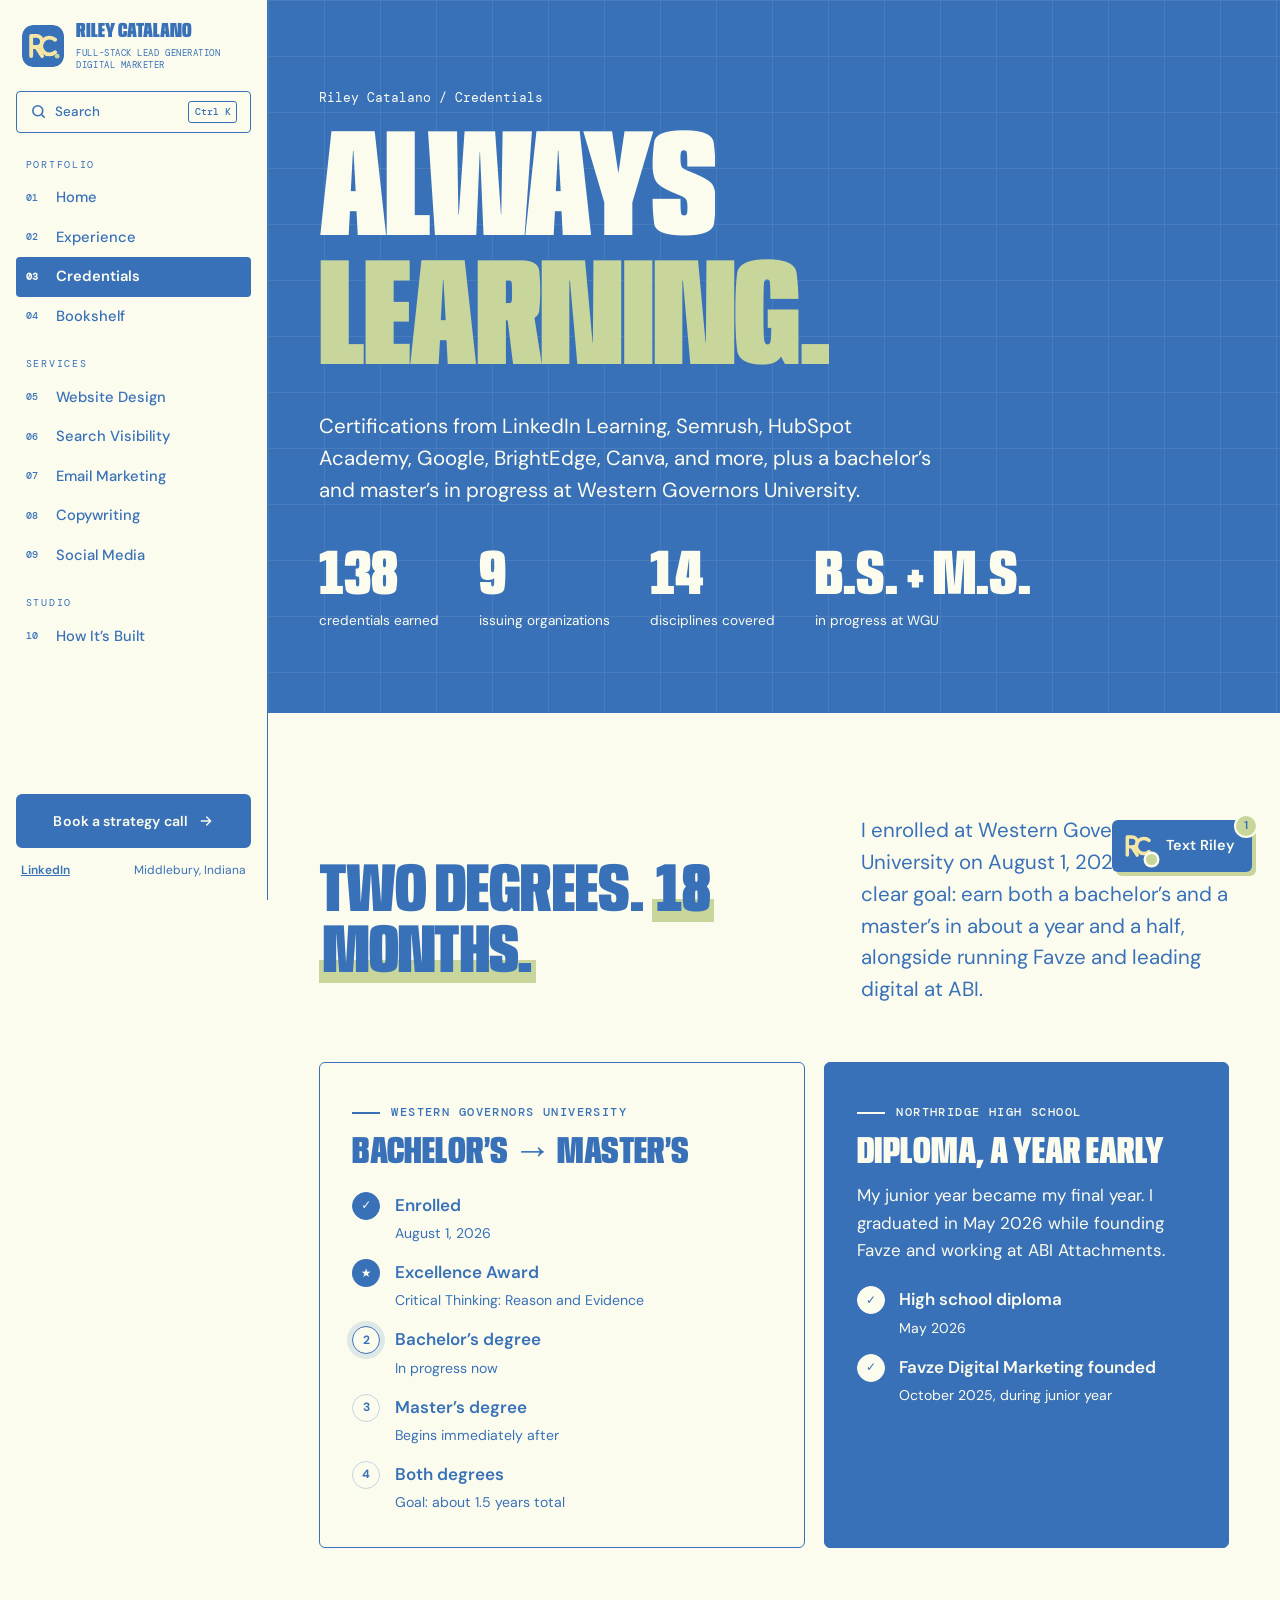
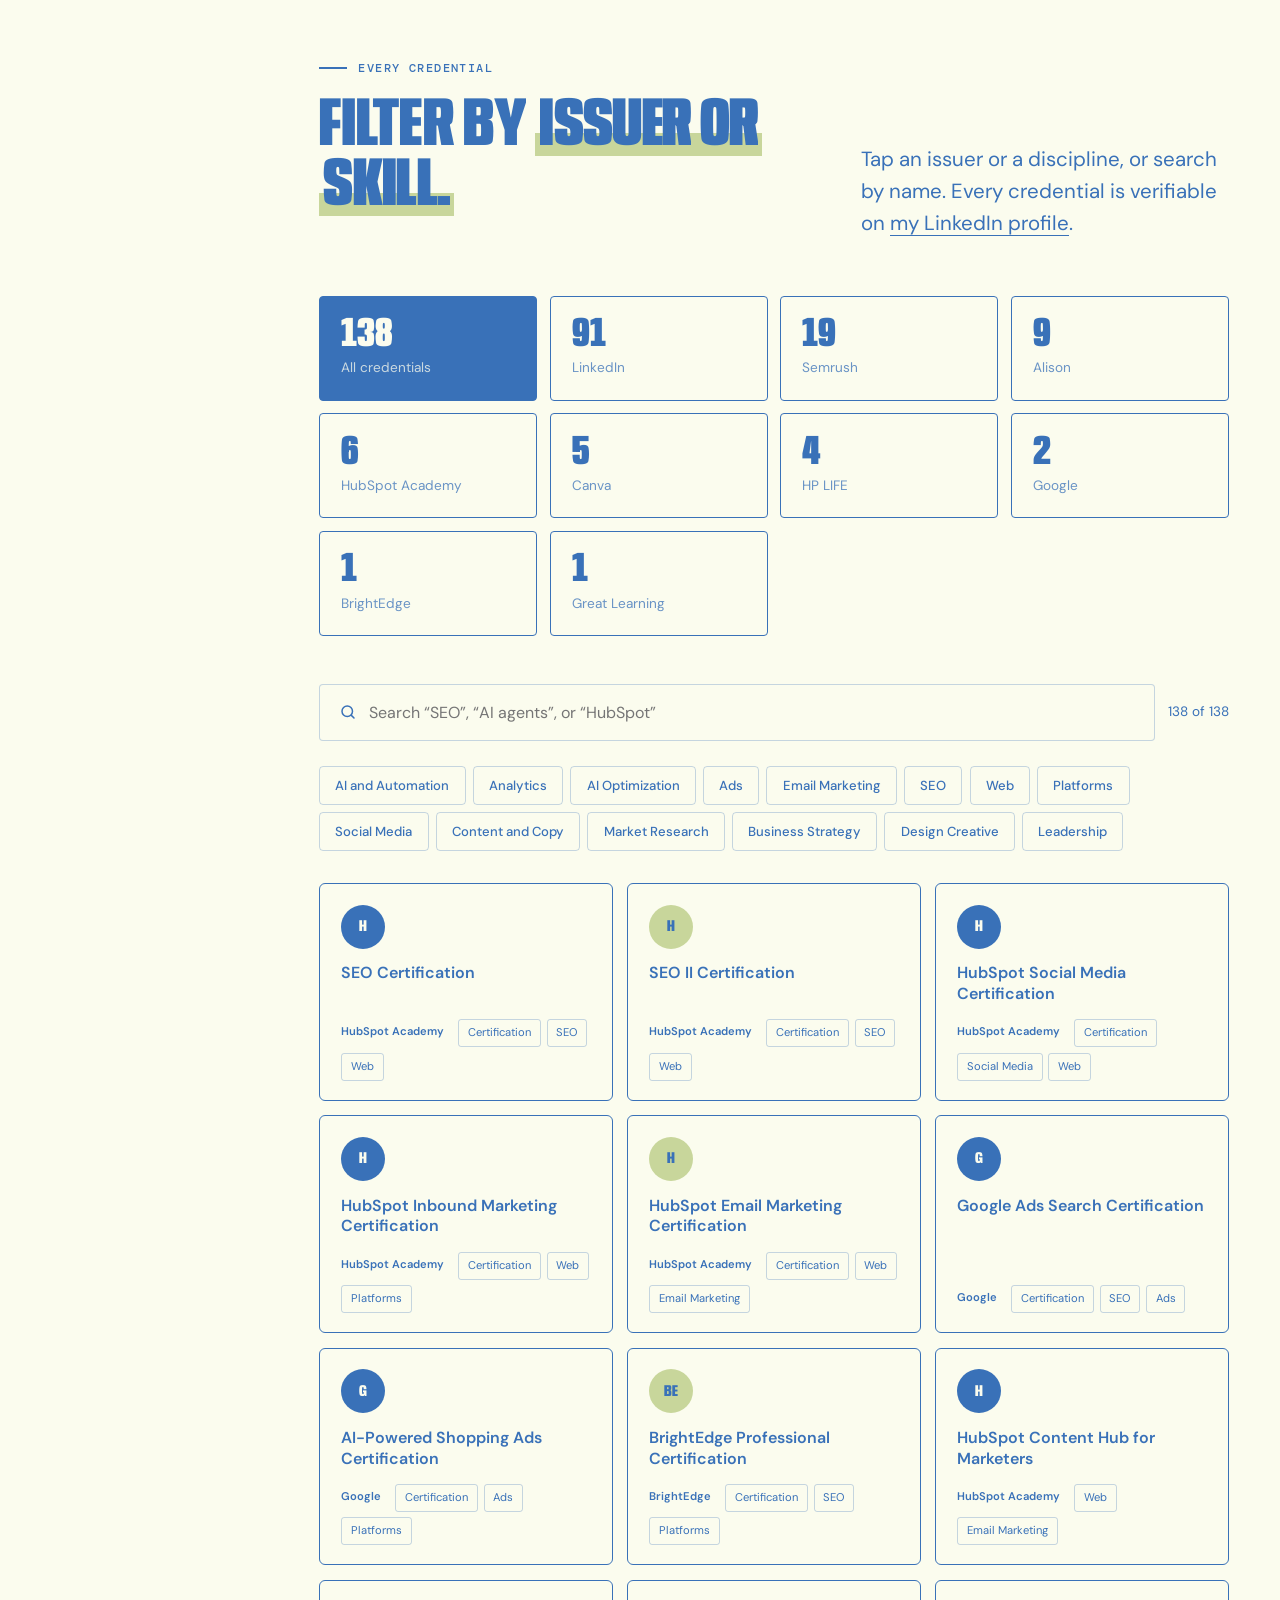
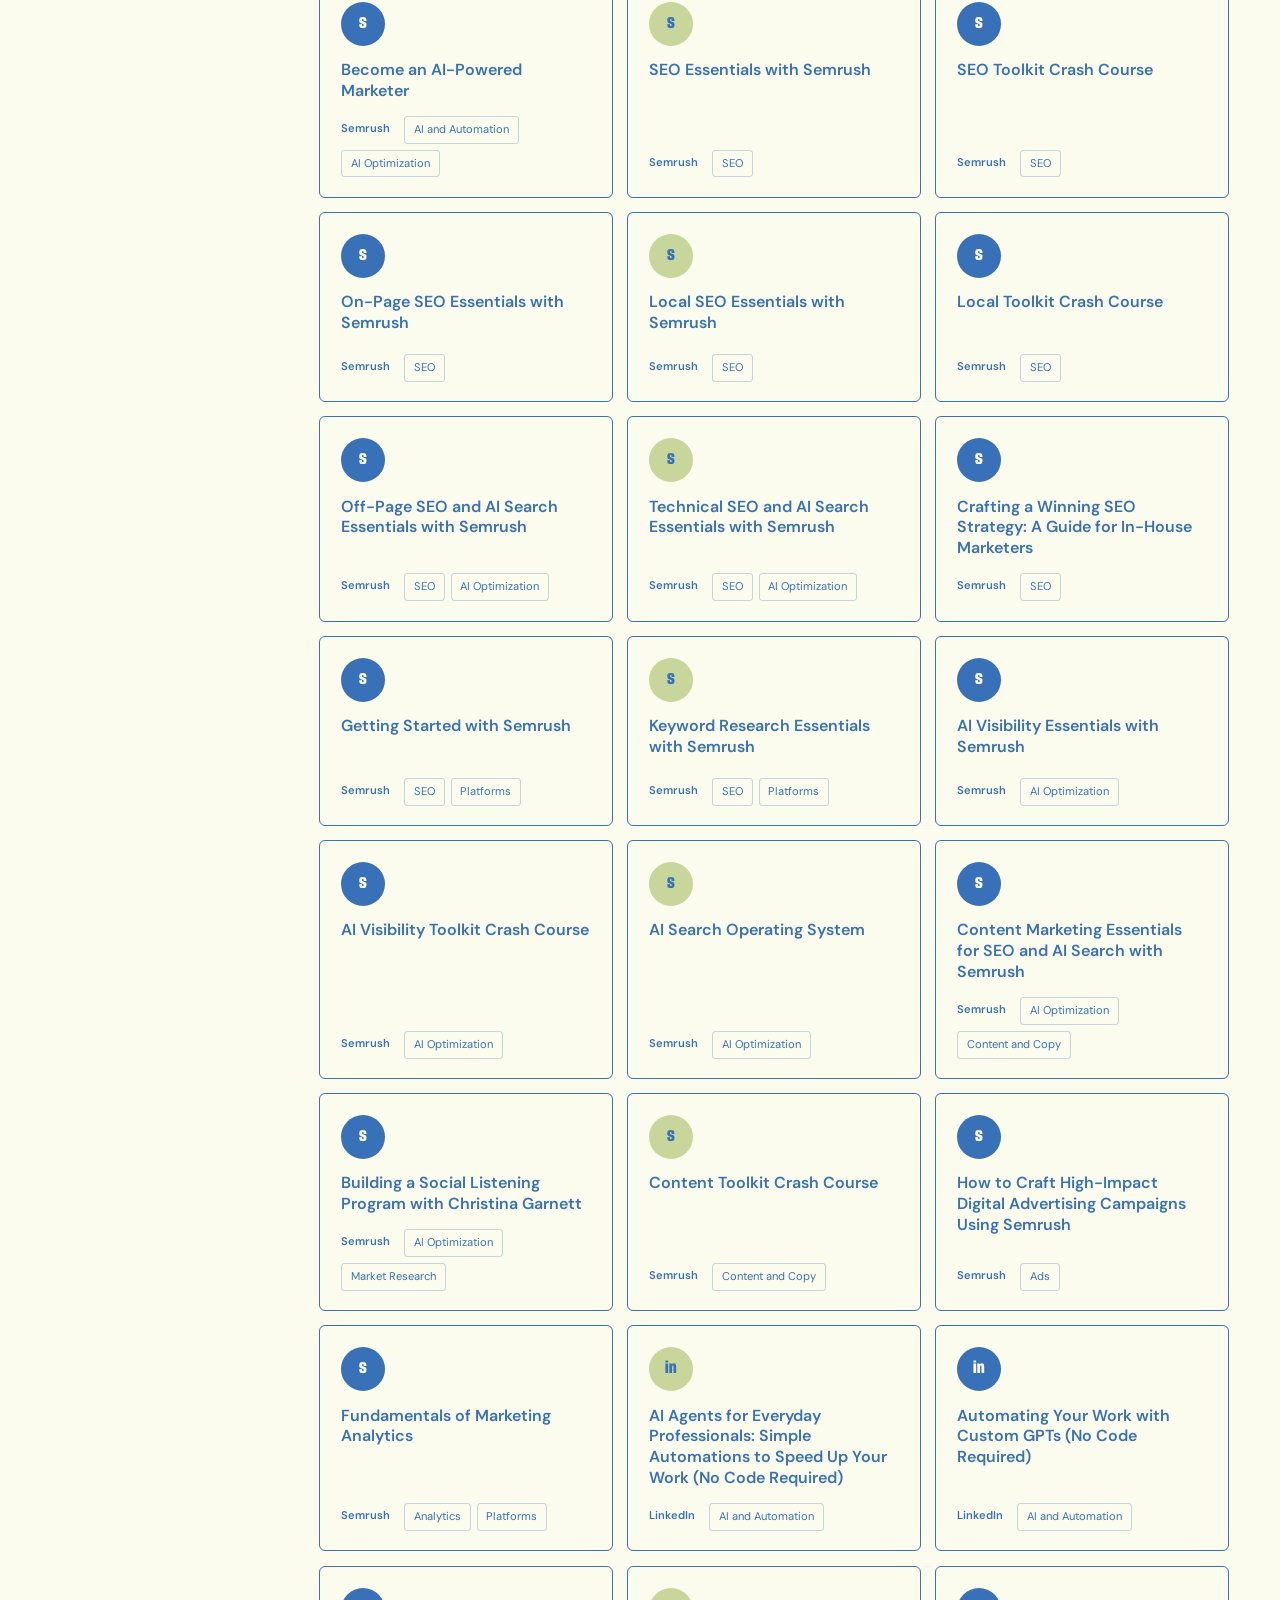
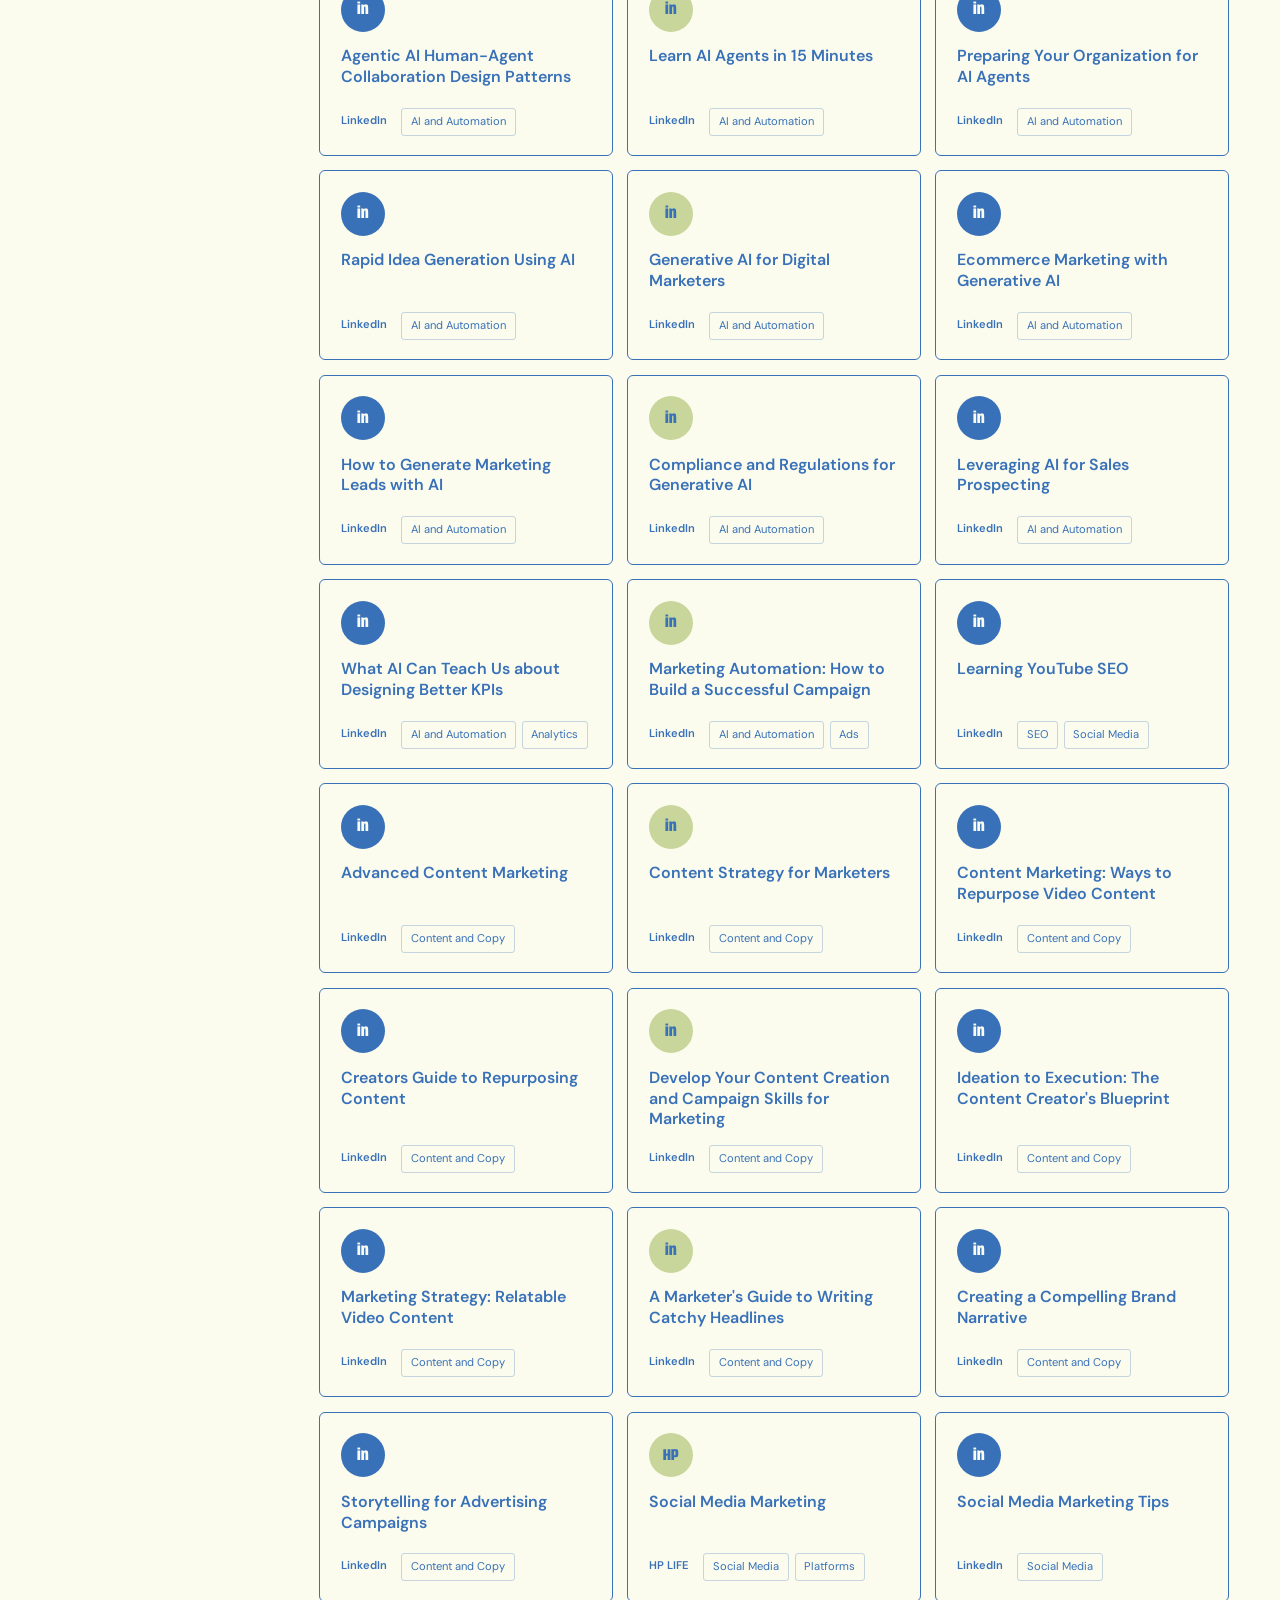
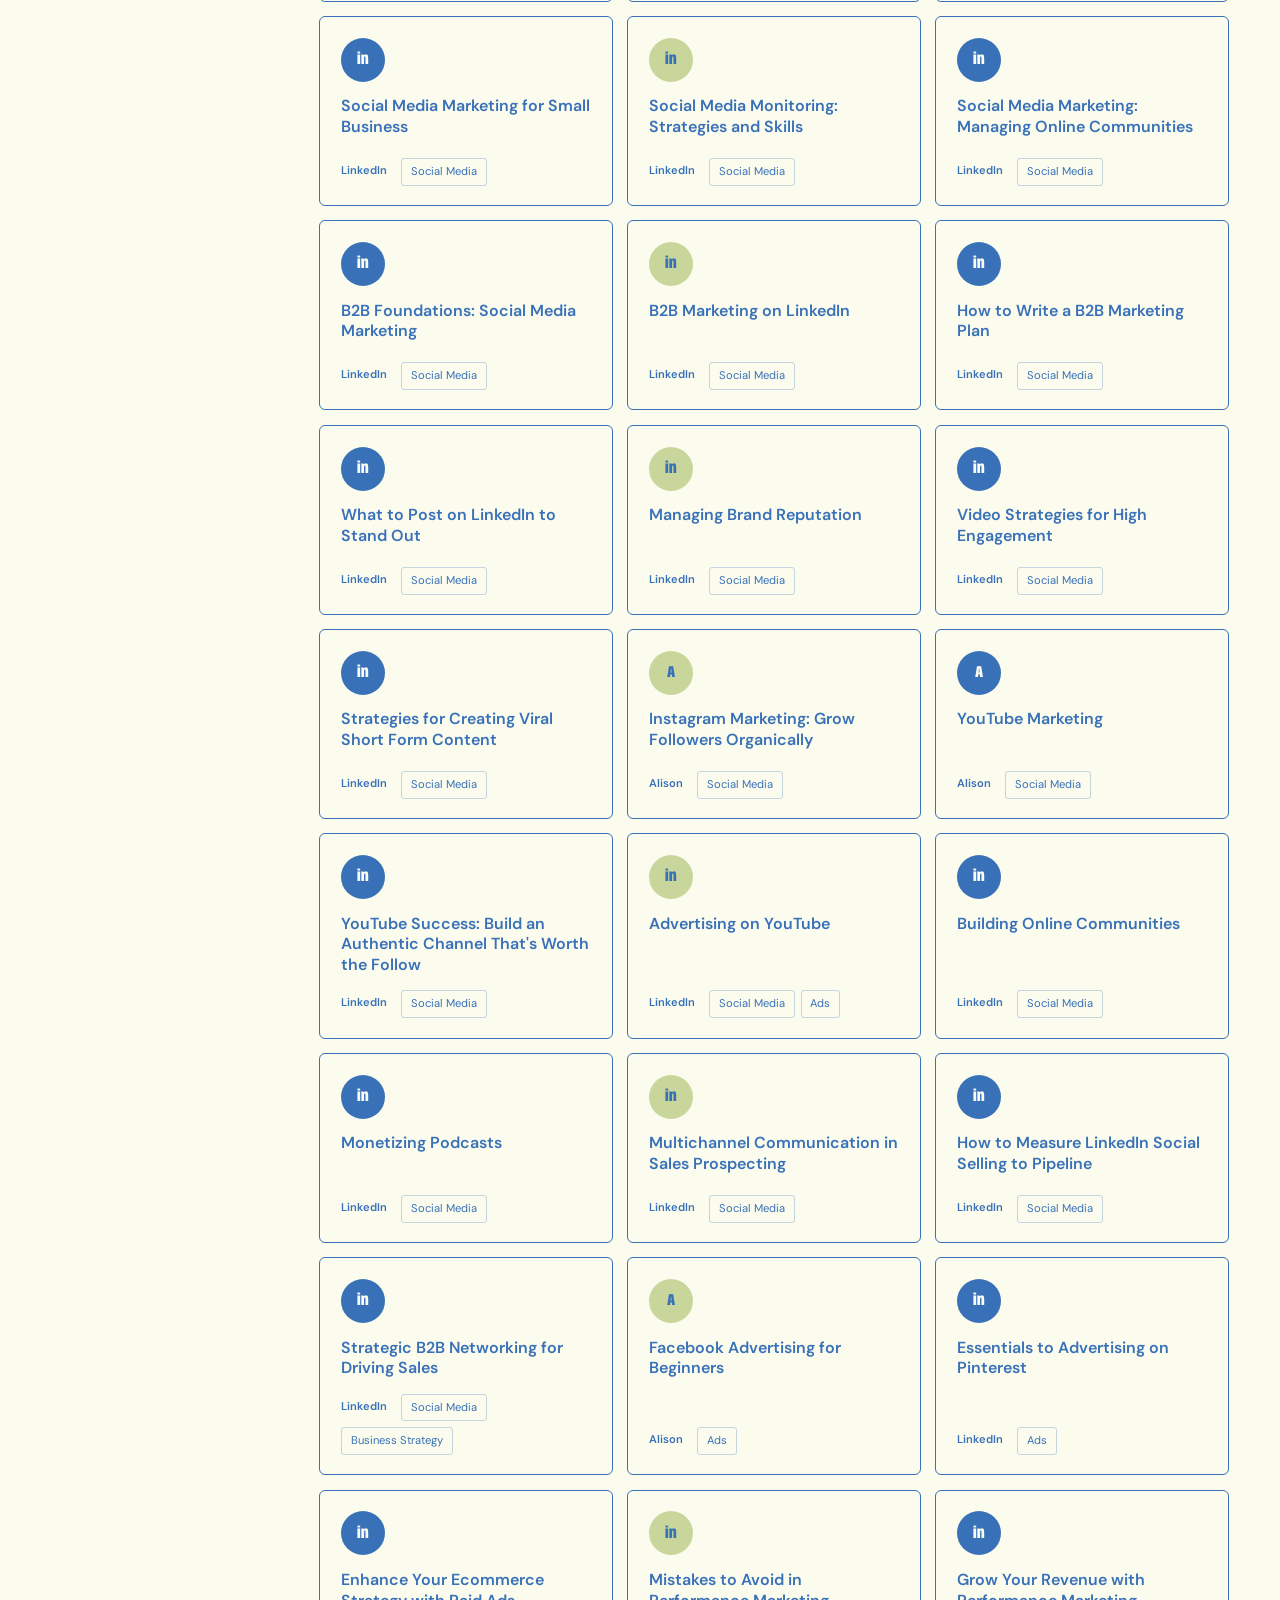
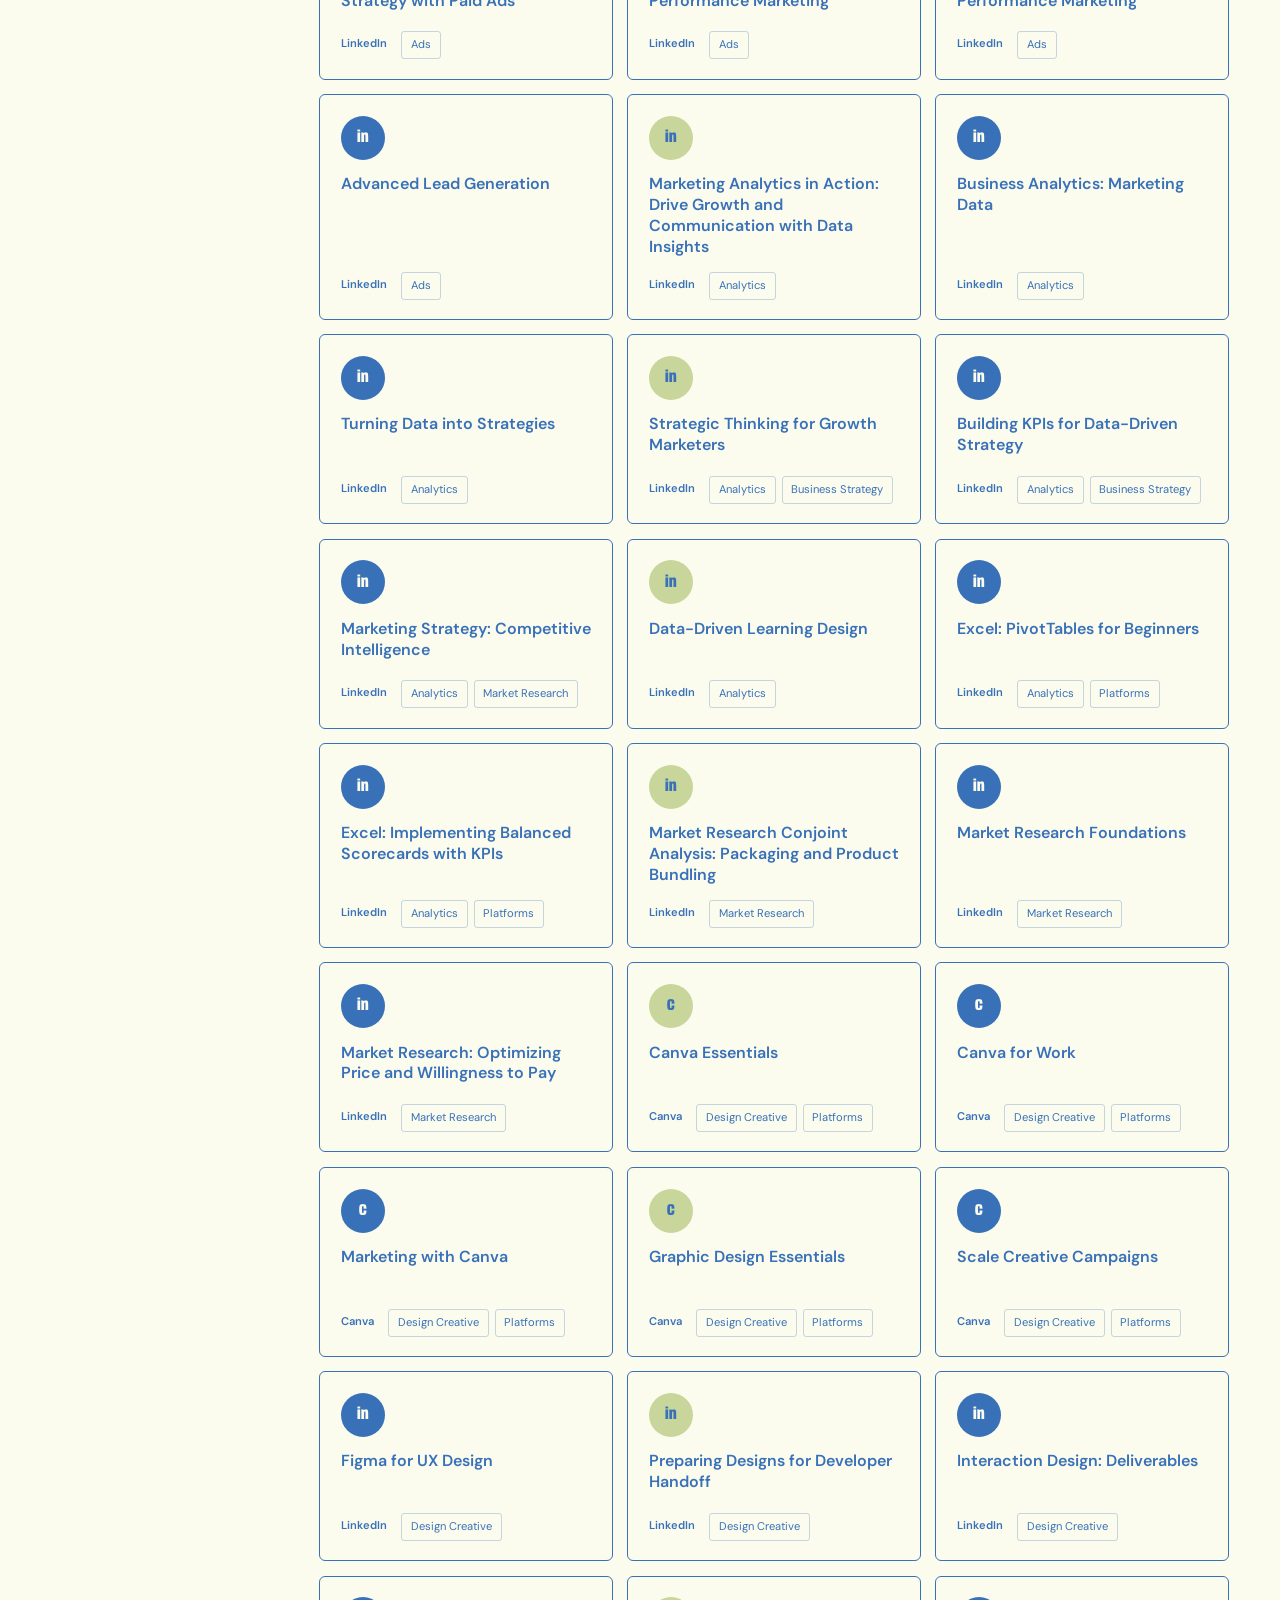
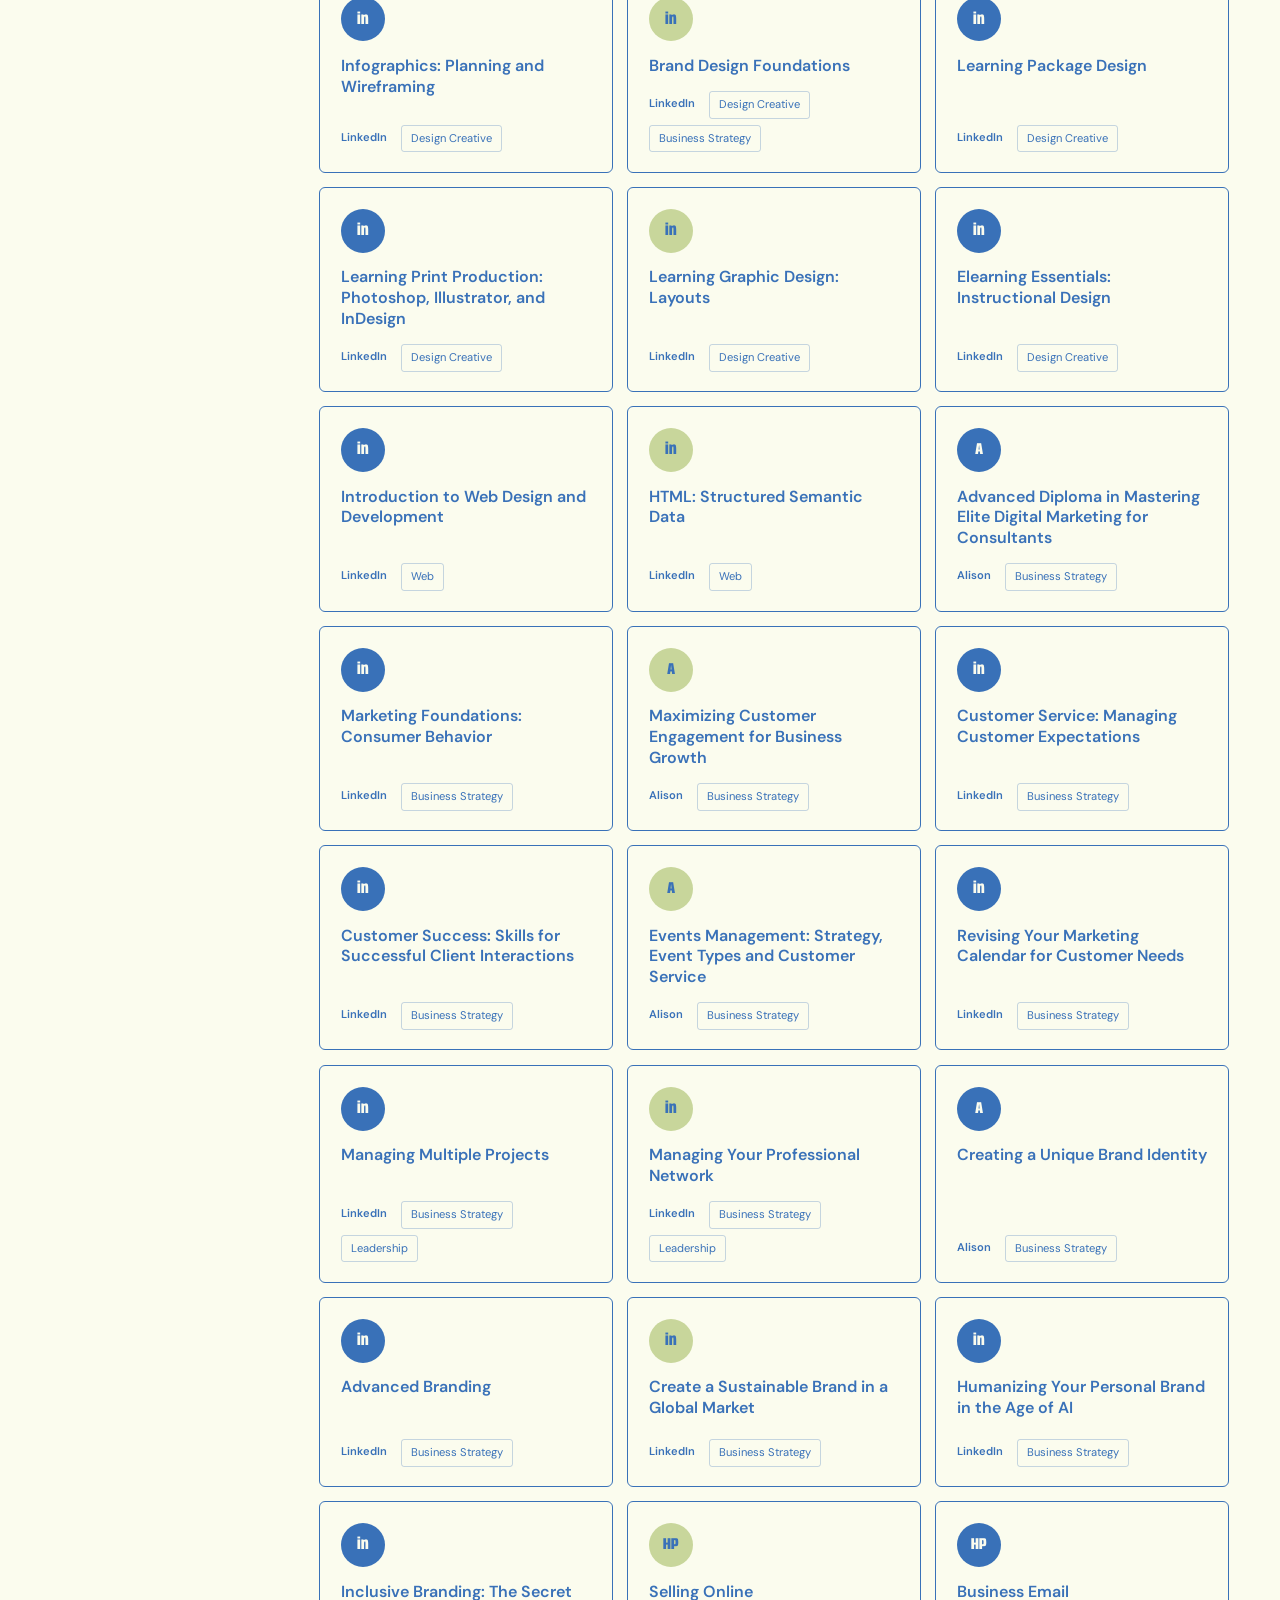
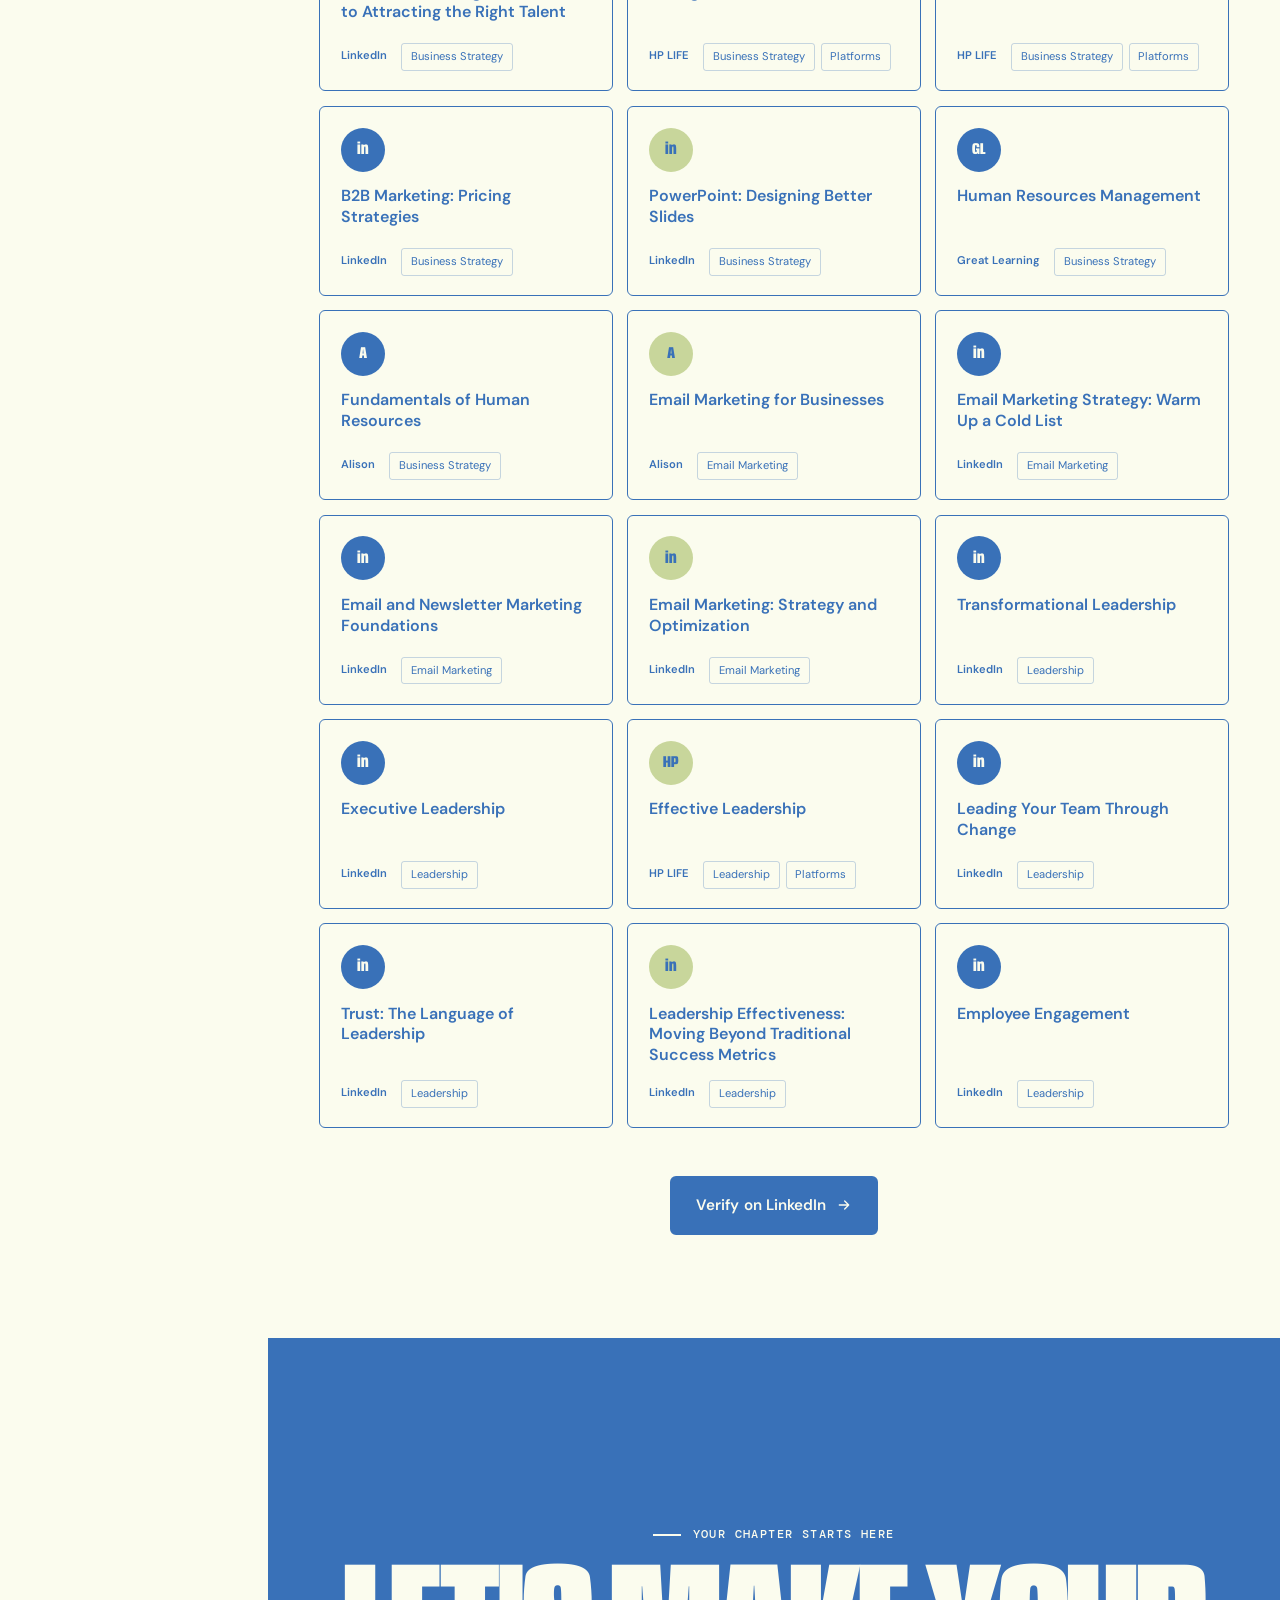
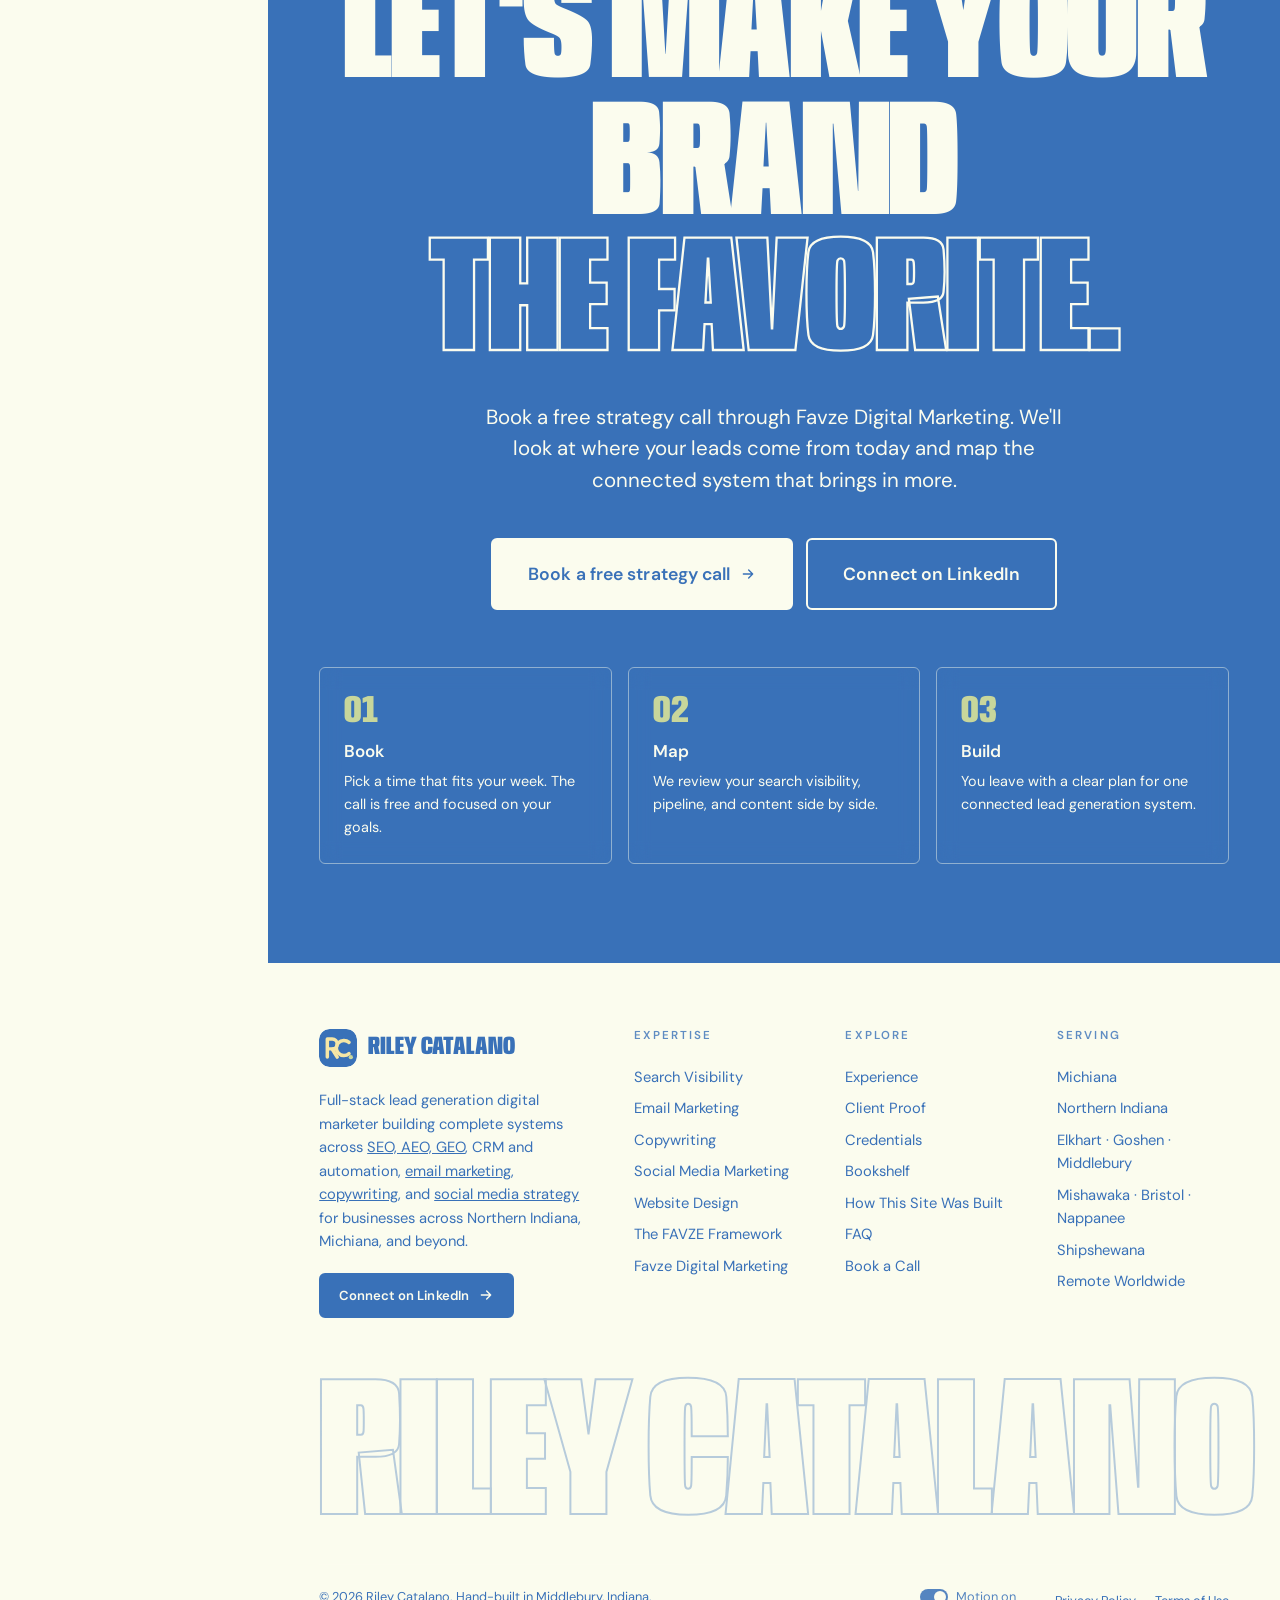
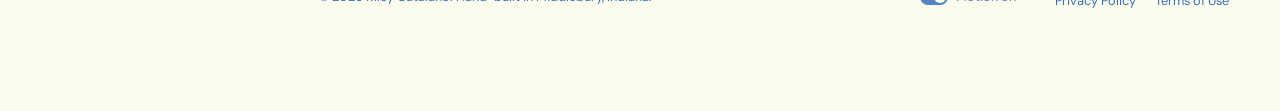
<file: certifications.html>
<!DOCTYPE html>
<html lang="en">
<head>
<meta charset="UTF-8">
<meta name="viewport" content="width=device-width, initial-scale=1.0">
<meta name="theme-color" content="#3971B8">
<title>Certifications and Credentials | Riley Catalano</title>
<meta name="description" content="Explore all 138 professional credentials earned by Riley Catalano across SEO, AI, email marketing, social media, analytics, and leadership from LinkedIn Learning, Semrush, HubSpot Academy, Google, and more.">
<meta name="author" content="Riley Catalano">
<meta name="robots" content="index, follow">
<link rel="canonical" href="https://rileycatalano.com/certifications">
<meta property="og:type" content="website">
<meta property="og:title" content="Certifications and Credentials | Riley Catalano">
<meta property="og:description" content="Explore all 138 professional credentials earned by Riley Catalano across SEO, AI, email marketing, social media, analytics, and leadership from LinkedIn Learning, Semrush, HubSpot Academy, Google, and more.">
<meta property="og:url" content="https://rileycatalano.com/certifications">
<meta property="og:site_name" content="Riley Catalano Portfolio">
<meta name="twitter:card" content="summary_large_image">
<meta name="twitter:title" content="Certifications and Credentials | Riley Catalano">
<meta name="twitter:description" content="Explore all 138 professional credentials earned by Riley Catalano across SEO, AI, email marketing, social media, analytics, and leadership from LinkedIn Learning, Semrush, HubSpot Academy, Google, and more.">
<link rel="icon" href="/assets/img/favicon.svg" type="image/svg+xml">
<link rel="preload" href="/assets/fonts/anybody-latin-standard-normal.woff2" as="font" type="font/woff2" crossorigin>
<link rel="preload" href="/assets/fonts/dm-sans-latin-opsz-normal.woff2" as="font" type="font/woff2" crossorigin>
<script>try{if(localStorage.getItem("rc-motion")==="off")document.documentElement.classList.add("rm")}catch(e){}</script>
<link rel="stylesheet" href="/assets/css/site.css">

<script type="application/ld+json">
{
 "@context": "https://schema.org",
 "@type": "ProfilePage",
 "name": "Certifications and Credentials | Riley Catalano",
 "url": "https://rileycatalano.com/certifications",
 "mainEntity": {
  "@type": "Person",
  "name": "Riley Catalano",
  "url": "https://rileycatalano.com/",
  "sameAs": [
   "https://rileycatalano.com",
   "https://www.linkedin.com/in/rileycatalano/"
  ],
  "alumniOf": [
   {
    "@type": "EducationalOrganization",
    "name": "Northridge High School"
   }
  ],
  "affiliation": {
   "@type": "CollegeOrUniversity",
   "name": "Western Governors University"
  },
  "award": "Western Governors University Excellence Award: Critical Thinking: Reason and Evidence",
  "hasCredential": [
   {
    "@type": "EducationalOccupationalCredential",
    "name": "AI Agents for Everyday Professionals: Simple Automations to Speed Up Your Work (No Code Required)",
    "credentialCategory": "certificate",
    "recognizedBy": {
     "@type": "Organization",
     "name": "LinkedIn"
    }
   },
   {
    "@type": "EducationalOccupationalCredential",
    "name": "Automating Your Work with Custom GPTs (No Code Required)",
    "credentialCategory": "certificate",
    "recognizedBy": {
     "@type": "Organization",
     "name": "LinkedIn"
    }
   },
   {
    "@type": "EducationalOccupationalCredential",
    "name": "Agentic AI Human-Agent Collaboration Design Patterns",
    "credentialCategory": "certificate",
    "recognizedBy": {
     "@type": "Organization",
     "name": "LinkedIn"
    }
   },
   {
    "@type": "EducationalOccupationalCredential",
    "name": "Learn AI Agents in 15 Minutes",
    "credentialCategory": "certificate",
    "recognizedBy": {
     "@type": "Organization",
     "name": "LinkedIn"
    }
   },
   {
    "@type": "EducationalOccupationalCredential",
    "name": "Preparing Your Organization for AI Agents",
    "credentialCategory": "certificate",
    "recognizedBy": {
     "@type": "Organization",
     "name": "LinkedIn"
    }
   },
   {
    "@type": "EducationalOccupationalCredential",
    "name": "Rapid Idea Generation Using AI",
    "credentialCategory": "certificate",
    "recognizedBy": {
     "@type": "Organization",
     "name": "LinkedIn"
    }
   },
   {
    "@type": "EducationalOccupationalCredential",
    "name": "Generative AI for Digital Marketers",
    "credentialCategory": "certificate",
    "recognizedBy": {
     "@type": "Organization",
     "name": "LinkedIn"
    }
   },
   {
    "@type": "EducationalOccupationalCredential",
    "name": "Ecommerce Marketing with Generative AI",
    "credentialCategory": "certificate",
    "recognizedBy": {
     "@type": "Organization",
     "name": "LinkedIn"
    }
   },
   {
    "@type": "EducationalOccupationalCredential",
    "name": "How to Generate Marketing Leads with AI",
    "credentialCategory": "certificate",
    "recognizedBy": {
     "@type": "Organization",
     "name": "LinkedIn"
    }
   },
   {
    "@type": "EducationalOccupationalCredential",
    "name": "Compliance and Regulations for Generative AI",
    "credentialCategory": "certificate",
    "recognizedBy": {
     "@type": "Organization",
     "name": "LinkedIn"
    }
   },
   {
    "@type": "EducationalOccupationalCredential",
    "name": "Leveraging AI for Sales Prospecting",
    "credentialCategory": "certificate",
    "recognizedBy": {
     "@type": "Organization",
     "name": "LinkedIn"
    }
   },
   {
    "@type": "EducationalOccupationalCredential",
    "name": "What AI Can Teach Us about Designing Better KPIs",
    "credentialCategory": "certificate",
    "recognizedBy": {
     "@type": "Organization",
     "name": "LinkedIn"
    }
   },
   {
    "@type": "EducationalOccupationalCredential",
    "name": "Become an AI-Powered Marketer",
    "credentialCategory": "certificate",
    "recognizedBy": {
     "@type": "Organization",
     "name": "Semrush"
    }
   },
   {
    "@type": "EducationalOccupationalCredential",
    "name": "Marketing Automation: How to Build a Successful Campaign",
    "credentialCategory": "certificate",
    "recognizedBy": {
     "@type": "Organization",
     "name": "LinkedIn"
    }
   },
   {
    "@type": "EducationalOccupationalCredential",
    "name": "SEO Certification",
    "credentialCategory": "certificate",
    "recognizedBy": {
     "@type": "Organization",
     "name": "HubSpot Academy"
    }
   },
   {
    "@type": "EducationalOccupationalCredential",
    "name": "SEO II Certification",
    "credentialCategory": "certificate",
    "recognizedBy": {
     "@type": "Organization",
     "name": "HubSpot Academy"
    }
   },
   {
    "@type": "EducationalOccupationalCredential",
    "name": "SEO Essentials with Semrush",
    "credentialCategory": "certificate",
    "recognizedBy": {
     "@type": "Organization",
     "name": "Semrush"
    }
   },
   {
    "@type": "EducationalOccupationalCredential",
    "name": "SEO Toolkit Crash Course",
    "credentialCategory": "certificate",
    "recognizedBy": {
     "@type": "Organization",
     "name": "Semrush"
    }
   },
   {
    "@type": "EducationalOccupationalCredential",
    "name": "On-Page SEO Essentials with Semrush",
    "credentialCategory": "certificate",
    "recognizedBy": {
     "@type": "Organization",
     "name": "Semrush"
    }
   },
   {
    "@type": "EducationalOccupationalCredential",
    "name": "Local SEO Essentials with Semrush",
    "credentialCategory": "certificate",
    "recognizedBy": {
     "@type": "Organization",
     "name": "Semrush"
    }
   },
   {
    "@type": "EducationalOccupationalCredential",
    "name": "Local Toolkit Crash Course",
    "credentialCategory": "certificate",
    "recognizedBy": {
     "@type": "Organization",
     "name": "Semrush"
    }
   },
   {
    "@type": "EducationalOccupationalCredential",
    "name": "Off-Page SEO and AI Search Essentials with Semrush",
    "credentialCategory": "certificate",
    "recognizedBy": {
     "@type": "Organization",
     "name": "Semrush"
    }
   },
   {
    "@type": "EducationalOccupationalCredential",
    "name": "Technical SEO and AI Search Essentials with Semrush",
    "credentialCategory": "certificate",
    "recognizedBy": {
     "@type": "Organization",
     "name": "Semrush"
    }
   },
   {
    "@type": "EducationalOccupationalCredential",
    "name": "Crafting a Winning SEO Strategy: A Guide for In-House Marketers",
    "credentialCategory": "certificate",
    "recognizedBy": {
     "@type": "Organization",
     "name": "Semrush"
    }
   },
   {
    "@type": "EducationalOccupationalCredential",
    "name": "Getting Started with Semrush",
    "credentialCategory": "certificate",
    "recognizedBy": {
     "@type": "Organization",
     "name": "Semrush"
    }
   },
   {
    "@type": "EducationalOccupationalCredential",
    "name": "Keyword Research Essentials with Semrush",
    "credentialCategory": "certificate",
    "recognizedBy": {
     "@type": "Organization",
     "name": "Semrush"
    }
   },
   {
    "@type": "EducationalOccupationalCredential",
    "name": "BrightEdge Professional Certification",
    "credentialCategory": "certificate",
    "recognizedBy": {
     "@type": "Organization",
     "name": "BrightEdge"
    }
   },
   {
    "@type": "EducationalOccupationalCredential",
    "name": "Learning YouTube SEO",
    "credentialCategory": "certificate",
    "recognizedBy": {
     "@type": "Organization",
     "name": "LinkedIn"
    }
   },
   {
    "@type": "EducationalOccupationalCredential",
    "name": "Google Ads Search Certification",
    "credentialCategory": "certificate",
    "recognizedBy": {
     "@type": "Organization",
     "name": "Google"
    }
   },
   {
    "@type": "EducationalOccupationalCredential",
    "name": "AI Visibility Essentials with Semrush",
    "credentialCategory": "certificate",
    "recognizedBy": {
     "@type": "Organization",
     "name": "Semrush"
    }
   },
   {
    "@type": "EducationalOccupationalCredential",
    "name": "AI Visibility Toolkit Crash Course",
    "credentialCategory": "certificate",
    "recognizedBy": {
     "@type": "Organization",
     "name": "Semrush"
    }
   },
   {
    "@type": "EducationalOccupationalCredential",
    "name": "AI Search Operating System",
    "credentialCategory": "certificate",
    "recognizedBy": {
     "@type": "Organization",
     "name": "Semrush"
    }
   },
   {
    "@type": "EducationalOccupationalCredential",
    "name": "Content Marketing Essentials for SEO and AI Search with Semrush",
    "credentialCategory": "certificate",
    "recognizedBy": {
     "@type": "Organization",
     "name": "Semrush"
    }
   },
   {
    "@type": "EducationalOccupationalCredential",
    "name": "Building a Social Listening Program with Christina Garnett",
    "credentialCategory": "certificate",
    "recognizedBy": {
     "@type": "Organization",
     "name": "Semrush"
    }
   },
   {
    "@type": "EducationalOccupationalCredential",
    "name": "Content Toolkit Crash Course",
    "credentialCategory": "certificate",
    "recognizedBy": {
     "@type": "Organization",
     "name": "Semrush"
    }
   },
   {
    "@type": "EducationalOccupationalCredential",
    "name": "Advanced Content Marketing",
    "credentialCategory": "certificate",
    "recognizedBy": {
     "@type": "Organization",
     "name": "LinkedIn"
    }
   },
   {
    "@type": "EducationalOccupationalCredential",
    "name": "Content Strategy for Marketers",
    "credentialCategory": "certificate",
    "recognizedBy": {
     "@type": "Organization",
     "name": "LinkedIn"
    }
   },
   {
    "@type": "EducationalOccupationalCredential",
    "name": "Content Marketing: Ways to Repurpose Video Content",
    "credentialCategory": "certificate",
    "recognizedBy": {
     "@type": "Organization",
     "name": "LinkedIn"
    }
   },
   {
    "@type": "EducationalOccupationalCredential",
    "name": "Creators Guide to Repurposing Content",
    "credentialCategory": "certificate",
    "recognizedBy": {
     "@type": "Organization",
     "name": "LinkedIn"
    }
   },
   {
    "@type": "EducationalOccupationalCredential",
    "name": "Develop Your Content Creation and Campaign Skills for Marketing",
    "credentialCategory": "certificate",
    "recognizedBy": {
     "@type": "Organization",
     "name": "LinkedIn"
    }
   },
   {
    "@type": "EducationalOccupationalCredential",
    "name": "Ideation to Execution: The Content Creator's Blueprint",
    "credentialCategory": "certificate",
    "recognizedBy": {
     "@type": "Organization",
     "name": "LinkedIn"
    }
   },
   {
    "@type": "EducationalOccupationalCredential",
    "name": "Marketing Strategy: Relatable Video Content",
    "credentialCategory": "certificate",
    "recognizedBy": {
     "@type": "Organization",
     "name": "LinkedIn"
    }
   },
   {
    "@type": "EducationalOccupationalCredential",
    "name": "A Marketer's Guide to Writing Catchy Headlines",
    "credentialCategory": "certificate",
    "recognizedBy": {
     "@type": "Organization",
     "name": "LinkedIn"
    }
   },
   {
    "@type": "EducationalOccupationalCredential",
    "name": "Creating a Compelling Brand Narrative",
    "credentialCategory": "certificate",
    "recognizedBy": {
     "@type": "Organization",
     "name": "LinkedIn"
    }
   },
   {
    "@type": "EducationalOccupationalCredential",
    "name": "Storytelling for Advertising Campaigns",
    "credentialCategory": "certificate",
    "recognizedBy": {
     "@type": "Organization",
     "name": "LinkedIn"
    }
   },
   {
    "@type": "EducationalOccupationalCredential",
    "name": "HubSpot Social Media Certification",
    "credentialCategory": "certificate",
    "recognizedBy": {
     "@type": "Organization",
     "name": "HubSpot Academy"
    }
   },
   {
    "@type": "EducationalOccupationalCredential",
    "name": "Social Media Marketing",
    "credentialCategory": "certificate",
    "recognizedBy": {
     "@type": "Organization",
     "name": "HP LIFE"
    }
   },
   {
    "@type": "EducationalOccupationalCredential",
    "name": "Social Media Marketing Tips",
    "credentialCategory": "certificate",
    "recognizedBy": {
     "@type": "Organization",
     "name": "LinkedIn"
    }
   },
   {
    "@type": "EducationalOccupationalCredential",
    "name": "Social Media Marketing for Small Business",
    "credentialCategory": "certificate",
    "recognizedBy": {
     "@type": "Organization",
     "name": "LinkedIn"
    }
   },
   {
    "@type": "EducationalOccupationalCredential",
    "name": "Social Media Monitoring: Strategies and Skills",
    "credentialCategory": "certificate",
    "recognizedBy": {
     "@type": "Organization",
     "name": "LinkedIn"
    }
   },
   {
    "@type": "EducationalOccupationalCredential",
    "name": "Social Media Marketing: Managing Online Communities",
    "credentialCategory": "certificate",
    "recognizedBy": {
     "@type": "Organization",
     "name": "LinkedIn"
    }
   },
   {
    "@type": "EducationalOccupationalCredential",
    "name": "B2B Foundations: Social Media Marketing",
    "credentialCategory": "certificate",
    "recognizedBy": {
     "@type": "Organization",
     "name": "LinkedIn"
    }
   },
   {
    "@type": "EducationalOccupationalCredential",
    "name": "B2B Marketing on LinkedIn",
    "credentialCategory": "certificate",
    "recognizedBy": {
     "@type": "Organization",
     "name": "LinkedIn"
    }
   },
   {
    "@type": "EducationalOccupationalCredential",
    "name": "How to Write a B2B Marketing Plan",
    "credentialCategory": "certificate",
    "recognizedBy": {
     "@type": "Organization",
     "name": "LinkedIn"
    }
   },
   {
    "@type": "EducationalOccupationalCredential",
    "name": "What to Post on LinkedIn to Stand Out",
    "credentialCategory": "certificate",
    "recognizedBy": {
     "@type": "Organization",
     "name": "LinkedIn"
    }
   },
   {
    "@type": "EducationalOccupationalCredential",
    "name": "Managing Brand Reputation",
    "credentialCategory": "certificate",
    "recognizedBy": {
     "@type": "Organization",
     "name": "LinkedIn"
    }
   },
   {
    "@type": "EducationalOccupationalCredential",
    "name": "Video Strategies for High Engagement",
    "credentialCategory": "certificate",
    "recognizedBy": {
     "@type": "Organization",
     "name": "LinkedIn"
    }
   },
   {
    "@type": "EducationalOccupationalCredential",
    "name": "Strategies for Creating Viral Short Form Content",
    "credentialCategory": "certificate",
    "recognizedBy": {
     "@type": "Organization",
     "name": "LinkedIn"
    }
   },
   {
    "@type": "EducationalOccupationalCredential",
    "name": "Instagram Marketing: Grow Followers Organically",
    "credentialCategory": "certificate",
    "recognizedBy": {
     "@type": "Organization",
     "name": "Alison"
    }
   },
   {
    "@type": "EducationalOccupationalCredential",
    "name": "YouTube Marketing",
    "credentialCategory": "certificate",
    "recognizedBy": {
     "@type": "Organization",
     "name": "Alison"
    }
   },
   {
    "@type": "EducationalOccupationalCredential",
    "name": "YouTube Success: Build an Authentic Channel That's Worth the Follow",
    "credentialCategory": "certificate",
    "recognizedBy": {
     "@type": "Organization",
     "name": "LinkedIn"
    }
   },
   {
    "@type": "EducationalOccupationalCredential",
    "name": "Advertising on YouTube",
    "credentialCategory": "certificate",
    "recognizedBy": {
     "@type": "Organization",
     "name": "LinkedIn"
    }
   },
   {
    "@type": "EducationalOccupationalCredential",
    "name": "Building Online Communities",
    "credentialCategory": "certificate",
    "recognizedBy": {
     "@type": "Organization",
     "name": "LinkedIn"
    }
   },
   {
    "@type": "EducationalOccupationalCredential",
    "name": "Monetizing Podcasts",
    "credentialCategory": "certificate",
    "recognizedBy": {
     "@type": "Organization",
     "name": "LinkedIn"
    }
   },
   {
    "@type": "EducationalOccupationalCredential",
    "name": "Multichannel Communication in Sales Prospecting",
    "credentialCategory": "certificate",
    "recognizedBy": {
     "@type": "Organization",
     "name": "LinkedIn"
    }
   },
   {
    "@type": "EducationalOccupationalCredential",
    "name": "How to Measure LinkedIn Social Selling to Pipeline",
    "credentialCategory": "certificate",
    "recognizedBy": {
     "@type": "Organization",
     "name": "LinkedIn"
    }
   },
   {
    "@type": "EducationalOccupationalCredential",
    "name": "Strategic B2B Networking for Driving Sales",
    "credentialCategory": "certificate",
    "recognizedBy": {
     "@type": "Organization",
     "name": "LinkedIn"
    }
   },
   {
    "@type": "EducationalOccupationalCredential",
    "name": "AI-Powered Shopping Ads Certification",
    "credentialCategory": "certificate",
    "recognizedBy": {
     "@type": "Organization",
     "name": "Google"
    }
   },
   {
    "@type": "EducationalOccupationalCredential",
    "name": "Facebook Advertising for Beginners",
    "credentialCategory": "certificate",
    "recognizedBy": {
     "@type": "Organization",
     "name": "Alison"
    }
   },
   {
    "@type": "EducationalOccupationalCredential",
    "name": "Essentials to Advertising on Pinterest",
    "credentialCategory": "certificate",
    "recognizedBy": {
     "@type": "Organization",
     "name": "LinkedIn"
    }
   },
   {
    "@type": "EducationalOccupationalCredential",
    "name": "Enhance Your Ecommerce Strategy with Paid Ads",
    "credentialCategory": "certificate",
    "recognizedBy": {
     "@type": "Organization",
     "name": "LinkedIn"
    }
   },
   {
    "@type": "EducationalOccupationalCredential",
    "name": "Mistakes to Avoid in Performance Marketing",
    "credentialCategory": "certificate",
    "recognizedBy": {
     "@type": "Organization",
     "name": "LinkedIn"
    }
   },
   {
    "@type": "EducationalOccupationalCredential",
    "name": "Grow Your Revenue with Performance Marketing",
    "credentialCategory": "certificate",
    "recognizedBy": {
     "@type": "Organization",
     "name": "LinkedIn"
    }
   },
   {
    "@type": "EducationalOccupationalCredential",
    "name": "Advanced Lead Generation",
    "credentialCategory": "certificate",
    "recognizedBy": {
     "@type": "Organization",
     "name": "LinkedIn"
    }
   },
   {
    "@type": "EducationalOccupationalCredential",
    "name": "How to Craft High-Impact Digital Advertising Campaigns Using Semrush",
    "credentialCategory": "certificate",
    "recognizedBy": {
     "@type": "Organization",
     "name": "Semrush"
    }
   },
   {
    "@type": "EducationalOccupationalCredential",
    "name": "Fundamentals of Marketing Analytics",
    "credentialCategory": "certificate",
    "recognizedBy": {
     "@type": "Organization",
     "name": "Semrush"
    }
   },
   {
    "@type": "EducationalOccupationalCredential",
    "name": "Marketing Analytics in Action: Drive Growth and Communication with Data Insights",
    "credentialCategory": "certificate",
    "recognizedBy": {
     "@type": "Organization",
     "name": "LinkedIn"
    }
   },
   {
    "@type": "EducationalOccupationalCredential",
    "name": "Business Analytics: Marketing Data",
    "credentialCategory": "certificate",
    "recognizedBy": {
     "@type": "Organization",
     "name": "LinkedIn"
    }
   },
   {
    "@type": "EducationalOccupationalCredential",
    "name": "Turning Data into Strategies",
    "credentialCategory": "certificate",
    "recognizedBy": {
     "@type": "Organization",
     "name": "LinkedIn"
    }
   },
   {
    "@type": "EducationalOccupationalCredential",
    "name": "Strategic Thinking for Growth Marketers",
    "credentialCategory": "certificate",
    "recognizedBy": {
     "@type": "Organization",
     "name": "LinkedIn"
    }
   },
   {
    "@type": "EducationalOccupationalCredential",
    "name": "Building KPIs for Data-Driven Strategy",
    "credentialCategory": "certificate",
    "recognizedBy": {
     "@type": "Organization",
     "name": "LinkedIn"
    }
   },
   {
    "@type": "EducationalOccupationalCredential",
    "name": "Marketing Strategy: Competitive Intelligence",
    "credentialCategory": "certificate",
    "recognizedBy": {
     "@type": "Organization",
     "name": "LinkedIn"
    }
   },
   {
    "@type": "EducationalOccupationalCredential",
    "name": "Data-Driven Learning Design",
    "credentialCategory": "certificate",
    "recognizedBy": {
     "@type": "Organization",
     "name": "LinkedIn"
    }
   },
   {
    "@type": "EducationalOccupationalCredential",
    "name": "Excel: PivotTables for Beginners",
    "credentialCategory": "certificate",
    "recognizedBy": {
     "@type": "Organization",
     "name": "LinkedIn"
    }
   },
   {
    "@type": "EducationalOccupationalCredential",
    "name": "Excel: Implementing Balanced Scorecards with KPIs",
    "credentialCategory": "certificate",
    "recognizedBy": {
     "@type": "Organization",
     "name": "LinkedIn"
    }
   },
   {
    "@type": "EducationalOccupationalCredential",
    "name": "Market Research Conjoint Analysis: Packaging and Product Bundling",
    "credentialCategory": "certificate",
    "recognizedBy": {
     "@type": "Organization",
     "name": "LinkedIn"
    }
   },
   {
    "@type": "EducationalOccupationalCredential",
    "name": "Market Research Foundations",
    "credentialCategory": "certificate",
    "recognizedBy": {
     "@type": "Organization",
     "name": "LinkedIn"
    }
   },
   {
    "@type": "EducationalOccupationalCredential",
    "name": "Market Research: Optimizing Price and Willingness to Pay",
    "credentialCategory": "certificate",
    "recognizedBy": {
     "@type": "Organization",
     "name": "LinkedIn"
    }
   },
   {
    "@type": "EducationalOccupationalCredential",
    "name": "Canva Essentials",
    "credentialCategory": "certificate",
    "recognizedBy": {
     "@type": "Organization",
     "name": "Canva"
    }
   },
   {
    "@type": "EducationalOccupationalCredential",
    "name": "Canva for Work",
    "credentialCategory": "certificate",
    "recognizedBy": {
     "@type": "Organization",
     "name": "Canva"
    }
   },
   {
    "@type": "EducationalOccupationalCredential",
    "name": "Marketing with Canva",
    "credentialCategory": "certificate",
    "recognizedBy": {
     "@type": "Organization",
     "name": "Canva"
    }
   },
   {
    "@type": "EducationalOccupationalCredential",
    "name": "Graphic Design Essentials",
    "credentialCategory": "certificate",
    "recognizedBy": {
     "@type": "Organization",
     "name": "Canva"
    }
   },
   {
    "@type": "EducationalOccupationalCredential",
    "name": "Scale Creative Campaigns",
    "credentialCategory": "certificate",
    "recognizedBy": {
     "@type": "Organization",
     "name": "Canva"
    }
   },
   {
    "@type": "EducationalOccupationalCredential",
    "name": "Figma for UX Design",
    "credentialCategory": "certificate",
    "recognizedBy": {
     "@type": "Organization",
     "name": "LinkedIn"
    }
   },
   {
    "@type": "EducationalOccupationalCredential",
    "name": "Preparing Designs for Developer Handoff",
    "credentialCategory": "certificate",
    "recognizedBy": {
     "@type": "Organization",
     "name": "LinkedIn"
    }
   },
   {
    "@type": "EducationalOccupationalCredential",
    "name": "Interaction Design: Deliverables",
    "credentialCategory": "certificate",
    "recognizedBy": {
     "@type": "Organization",
     "name": "LinkedIn"
    }
   },
   {
    "@type": "EducationalOccupationalCredential",
    "name": "Infographics: Planning and Wireframing",
    "credentialCategory": "certificate",
    "recognizedBy": {
     "@type": "Organization",
     "name": "LinkedIn"
    }
   },
   {
    "@type": "EducationalOccupationalCredential",
    "name": "Brand Design Foundations",
    "credentialCategory": "certificate",
    "recognizedBy": {
     "@type": "Organization",
     "name": "LinkedIn"
    }
   },
   {
    "@type": "EducationalOccupationalCredential",
    "name": "Learning Package Design",
    "credentialCategory": "certificate",
    "recognizedBy": {
     "@type": "Organization",
     "name": "LinkedIn"
    }
   },
   {
    "@type": "EducationalOccupationalCredential",
    "name": "Learning Print Production: Photoshop, Illustrator, and InDesign",
    "credentialCategory": "certificate",
    "recognizedBy": {
     "@type": "Organization",
     "name": "LinkedIn"
    }
   },
   {
    "@type": "EducationalOccupationalCredential",
    "name": "Learning Graphic Design: Layouts",
    "credentialCategory": "certificate",
    "recognizedBy": {
     "@type": "Organization",
     "name": "LinkedIn"
    }
   },
   {
    "@type": "EducationalOccupationalCredential",
    "name": "Elearning Essentials: Instructional Design",
    "credentialCategory": "certificate",
    "recognizedBy": {
     "@type": "Organization",
     "name": "LinkedIn"
    }
   },
   {
    "@type": "EducationalOccupationalCredential",
    "name": "HubSpot Inbound Marketing Certification",
    "credentialCategory": "certificate",
    "recognizedBy": {
     "@type": "Organization",
     "name": "HubSpot Academy"
    }
   },
   {
    "@type": "EducationalOccupationalCredential",
    "name": "HubSpot Email Marketing Certification",
    "credentialCategory": "certificate",
    "recognizedBy": {
     "@type": "Organization",
     "name": "HubSpot Academy"
    }
   },
   {
    "@type": "EducationalOccupationalCredential",
    "name": "HubSpot Content Hub for Marketers",
    "credentialCategory": "certificate",
    "recognizedBy": {
     "@type": "Organization",
     "name": "HubSpot Academy"
    }
   },
   {
    "@type": "EducationalOccupationalCredential",
    "name": "Introduction to Web Design and Development",
    "credentialCategory": "certificate",
    "recognizedBy": {
     "@type": "Organization",
     "name": "LinkedIn"
    }
   },
   {
    "@type": "EducationalOccupationalCredential",
    "name": "HTML: Structured Semantic Data",
    "credentialCategory": "certificate",
    "recognizedBy": {
     "@type": "Organization",
     "name": "LinkedIn"
    }
   },
   {
    "@type": "EducationalOccupationalCredential",
    "name": "Advanced Diploma in Mastering Elite Digital Marketing for Consultants",
    "credentialCategory": "certificate",
    "recognizedBy": {
     "@type": "Organization",
     "name": "Alison"
    }
   },
   {
    "@type": "EducationalOccupationalCredential",
    "name": "Marketing Foundations: Consumer Behavior",
    "credentialCategory": "certificate",
    "recognizedBy": {
     "@type": "Organization",
     "name": "LinkedIn"
    }
   },
   {
    "@type": "EducationalOccupationalCredential",
    "name": "Maximizing Customer Engagement for Business Growth",
    "credentialCategory": "certificate",
    "recognizedBy": {
     "@type": "Organization",
     "name": "Alison"
    }
   },
   {
    "@type": "EducationalOccupationalCredential",
    "name": "Customer Service: Managing Customer Expectations",
    "credentialCategory": "certificate",
    "recognizedBy": {
     "@type": "Organization",
     "name": "LinkedIn"
    }
   },
   {
    "@type": "EducationalOccupationalCredential",
    "name": "Customer Success: Skills for Successful Client Interactions",
    "credentialCategory": "certificate",
    "recognizedBy": {
     "@type": "Organization",
     "name": "LinkedIn"
    }
   },
   {
    "@type": "EducationalOccupationalCredential",
    "name": "Events Management: Strategy, Event Types and Customer Service",
    "credentialCategory": "certificate",
    "recognizedBy": {
     "@type": "Organization",
     "name": "Alison"
    }
   },
   {
    "@type": "EducationalOccupationalCredential",
    "name": "Revising Your Marketing Calendar for Customer Needs",
    "credentialCategory": "certificate",
    "recognizedBy": {
     "@type": "Organization",
     "name": "LinkedIn"
    }
   },
   {
    "@type": "EducationalOccupationalCredential",
    "name": "Managing Multiple Projects",
    "credentialCategory": "certificate",
    "recognizedBy": {
     "@type": "Organization",
     "name": "LinkedIn"
    }
   },
   {
    "@type": "EducationalOccupationalCredential",
    "name": "Managing Your Professional Network",
    "credentialCategory": "certificate",
    "recognizedBy": {
     "@type": "Organization",
     "name": "LinkedIn"
    }
   },
   {
    "@type": "EducationalOccupationalCredential",
    "name": "Creating a Unique Brand Identity",
    "credentialCategory": "certificate",
    "recognizedBy": {
     "@type": "Organization",
     "name": "Alison"
    }
   },
   {
    "@type": "EducationalOccupationalCredential",
    "name": "Advanced Branding",
    "credentialCategory": "certificate",
    "recognizedBy": {
     "@type": "Organization",
     "name": "LinkedIn"
    }
   },
   {
    "@type": "EducationalOccupationalCredential",
    "name": "Create a Sustainable Brand in a Global Market",
    "credentialCategory": "certificate",
    "recognizedBy": {
     "@type": "Organization",
     "name": "LinkedIn"
    }
   },
   {
    "@type": "EducationalOccupationalCredential",
    "name": "Humanizing Your Personal Brand in the Age of AI",
    "credentialCategory": "certificate",
    "recognizedBy": {
     "@type": "Organization",
     "name": "LinkedIn"
    }
   },
   {
    "@type": "EducationalOccupationalCredential",
    "name": "Inclusive Branding: The Secret to Attracting the Right Talent",
    "credentialCategory": "certificate",
    "recognizedBy": {
     "@type": "Organization",
     "name": "LinkedIn"
    }
   },
   {
    "@type": "EducationalOccupationalCredential",
    "name": "Selling Online",
    "credentialCategory": "certificate",
    "recognizedBy": {
     "@type": "Organization",
     "name": "HP LIFE"
    }
   },
   {
    "@type": "EducationalOccupationalCredential",
    "name": "Business Email",
    "credentialCategory": "certificate",
    "recognizedBy": {
     "@type": "Organization",
     "name": "HP LIFE"
    }
   },
   {
    "@type": "EducationalOccupationalCredential",
    "name": "B2B Marketing: Pricing Strategies",
    "credentialCategory": "certificate",
    "recognizedBy": {
     "@type": "Organization",
     "name": "LinkedIn"
    }
   },
   {
    "@type": "EducationalOccupationalCredential",
    "name": "PowerPoint: Designing Better Slides",
    "credentialCategory": "certificate",
    "recognizedBy": {
     "@type": "Organization",
     "name": "LinkedIn"
    }
   },
   {
    "@type": "EducationalOccupationalCredential",
    "name": "Human Resources Management",
    "credentialCategory": "certificate",
    "recognizedBy": {
     "@type": "Organization",
     "name": "Great Learning"
    }
   },
   {
    "@type": "EducationalOccupationalCredential",
    "name": "Fundamentals of Human Resources",
    "credentialCategory": "certificate",
    "recognizedBy": {
     "@type": "Organization",
     "name": "Alison"
    }
   },
   {
    "@type": "EducationalOccupationalCredential",
    "name": "Email Marketing for Businesses",
    "credentialCategory": "certificate",
    "recognizedBy": {
     "@type": "Organization",
     "name": "Alison"
    }
   },
   {
    "@type": "EducationalOccupationalCredential",
    "name": "Email Marketing Strategy: Warm Up a Cold List",
    "credentialCategory": "certificate",
    "recognizedBy": {
     "@type": "Organization",
     "name": "LinkedIn"
    }
   },
   {
    "@type": "EducationalOccupationalCredential",
    "name": "Email and Newsletter Marketing Foundations",
    "credentialCategory": "certificate",
    "recognizedBy": {
     "@type": "Organization",
     "name": "LinkedIn"
    }
   },
   {
    "@type": "EducationalOccupationalCredential",
    "name": "Email Marketing: Strategy and Optimization",
    "credentialCategory": "certificate",
    "recognizedBy": {
     "@type": "Organization",
     "name": "LinkedIn"
    }
   },
   {
    "@type": "EducationalOccupationalCredential",
    "name": "Transformational Leadership",
    "credentialCategory": "certificate",
    "recognizedBy": {
     "@type": "Organization",
     "name": "LinkedIn"
    }
   },
   {
    "@type": "EducationalOccupationalCredential",
    "name": "Executive Leadership",
    "credentialCategory": "certificate",
    "recognizedBy": {
     "@type": "Organization",
     "name": "LinkedIn"
    }
   },
   {
    "@type": "EducationalOccupationalCredential",
    "name": "Effective Leadership",
    "credentialCategory": "certificate",
    "recognizedBy": {
     "@type": "Organization",
     "name": "HP LIFE"
    }
   },
   {
    "@type": "EducationalOccupationalCredential",
    "name": "Leading Your Team Through Change",
    "credentialCategory": "certificate",
    "recognizedBy": {
     "@type": "Organization",
     "name": "LinkedIn"
    }
   },
   {
    "@type": "EducationalOccupationalCredential",
    "name": "Trust: The Language of Leadership",
    "credentialCategory": "certificate",
    "recognizedBy": {
     "@type": "Organization",
     "name": "LinkedIn"
    }
   },
   {
    "@type": "EducationalOccupationalCredential",
    "name": "Leadership Effectiveness: Moving Beyond Traditional Success Metrics",
    "credentialCategory": "certificate",
    "recognizedBy": {
     "@type": "Organization",
     "name": "LinkedIn"
    }
   },
   {
    "@type": "EducationalOccupationalCredential",
    "name": "Employee Engagement",
    "credentialCategory": "certificate",
    "recognizedBy": {
     "@type": "Organization",
     "name": "LinkedIn"
    }
   }
  ]
 }
}
</script>
<script type="application/ld+json">
{
 "@context": "https://schema.org",
 "@type": "BreadcrumbList",
 "itemListElement": [
  {
   "@type": "ListItem",
   "position": 1,
   "name": "Riley Catalano",
   "item": "https://rileycatalano.com/"
  },
  {
   "@type": "ListItem",
   "position": 2,
   "name": "Credentials",
   "item": "https://rileycatalano.com/certifications"
  }
 ]
}
</script>
</head>
<body>
<a class="skip" href="#main">Skip to content</a>
<div class="progress" aria-hidden="true"></div>
<div class="grain" aria-hidden="true"></div>
<div class="cursor-ring" aria-hidden="true"><span></span></div>
<div class="cursor" aria-hidden="true"></div>

<header class="topbar">
  <a href="/" class="tb-brand" aria-label="Riley Catalano, home"><svg class="rc-mark" viewBox="0 0 48 48" aria-hidden="true" focusable="false"><rect width="48" height="48" rx="13" fill="#3971B8"/><g fill="none" stroke="#F6E6A5" stroke-width="4.4" stroke-linecap="round" stroke-linejoin="round"><path d="M10.5 35.5V12.5h6.2a6.3 6.3 0 0 1 0 12.6h-6.2M16.4 25.1l6.6 10.4"/><path d="M37.92 16.87A9.6 9.6 0 1 0 37.92 31.13"/></g><circle cx="40.2" cy="35.6" r="2.7" fill="#C8D69B"/></svg><b>Riley Catalano</b></a>
  <button type="button" class="tb-search" data-search-open aria-label="Search the site"><svg viewBox="0 0 24 24" width="18" height="18" fill="none" stroke="currentColor" stroke-width="2.2" stroke-linecap="round" aria-hidden="true"><circle cx="11" cy="11" r="7"/><path d="M20 20l-3.5-3.5"/></svg></button>
  <button class="menu-btn" aria-label="Open menu" aria-expanded="false" aria-controls="sidebar"><span></span></button>
</header>
<aside class="sidebar" id="sidebar" aria-label="Site navigation">
  <a href="/" class="sb-brand" aria-label="Riley Catalano, home"><svg class="rc-mark" viewBox="0 0 48 48" aria-hidden="true" focusable="false"><rect width="48" height="48" rx="13" fill="#3971B8"/><g fill="none" stroke="#F6E6A5" stroke-width="4.4" stroke-linecap="round" stroke-linejoin="round"><path d="M10.5 35.5V12.5h6.2a6.3 6.3 0 0 1 0 12.6h-6.2M16.4 25.1l6.6 10.4"/><path d="M37.92 16.87A9.6 9.6 0 1 0 37.92 31.13"/></g><circle cx="40.2" cy="35.6" r="2.7" fill="#C8D69B"/></svg><span><b>Riley Catalano</b><small>Full-Stack Lead Generation Digital Marketer</small></span></a>
  <div class="sb-search" data-search-slot></div>
  <nav class="sb-nav" aria-label="Primary"><p class="sb-k">Portfolio</p><ul><li><a href="/"><i>01</i><span>Home</span></a></li><li><a href="/experience"><i>02</i><span>Experience</span></a></li><li><a href="/certifications" aria-current="page"><i>03</i><span>Credentials</span></a></li><li><a href="/bookshelf"><i>04</i><span>Bookshelf</span></a></li></ul><p class="sb-k">Services</p><ul><li><a href="/website-design"><i>05</i><span>Website Design</span></a></li><li><a href="/search-visibility"><i>06</i><span>Search Visibility</span></a></li><li><a href="/email-marketing"><i>07</i><span>Email Marketing</span></a></li><li><a href="/copywriting"><i>08</i><span>Copywriting</span></a></li><li><a href="/social-media-marketing"><i>09</i><span>Social Media</span></a></li></ul><p class="sb-k">Studio</p><ul><li><a href="/how-its-built"><i>10</i><span>How It’s Built</span></a></li></ul></nav>
  <div class="sb-toc" hidden><p class="sb-k">On this page</p><ul></ul></div>
  <div class="sb-foot">
    <a href="https://favze.com/free-consultation" class="btn sb-cta">Book a strategy call <span class="arrow"><svg width="16" height="16" viewBox="0 0 24 24" fill="none" stroke="currentColor" stroke-width="2" stroke-linecap="round" stroke-linejoin="round" aria-hidden="true"><path d="M5 12h14M13 6l6 6-6 6"/></svg></span></a>
    <p class="sb-meta"><a href="https://www.linkedin.com/in/rileycatalano/" target="_blank" rel="noopener noreferrer">LinkedIn</a><span>Middlebury, Indiana</span></p>
  </div>
</aside>
<div class="sb-scrim" aria-hidden="true"></div>

<main id="main">
<section class="page-hero" data-theme="dark" aria-labelledby="ph-title">
  <div class="aurora" aria-hidden="true"><b></b><b></b><b></b><b></b></div>
  <div class="hero-grid" aria-hidden="true"></div>
  <div class="wrap">
    <nav class="crumbs" aria-label="Breadcrumb"><a href="/">Riley Catalano</a><span aria-hidden="true">/</span><span aria-current="page">Credentials</span></nav>
    <h1 id="ph-title" data-split>Always <em>learning.</em></h1>
    <p class="lead" data-reveal>Certifications from LinkedIn Learning, Semrush, HubSpot Academy, Google, BrightEdge, Canva, and more, plus a bachelor’s and master’s in progress at Western Governors University.</p>
    <div class="hero-kpis" data-reveal>
      <div><b data-count="138">138</b><span>credentials earned</span></div>
      <div><b data-count="9">9</b><span>issuing organizations</span></div>
      <div><b data-count="14">14</b><span>disciplines covered</span></div>
      <div><b>B.S. + M.S.</b><span>in progress at WGU</span></div>
    </div>
  </div>
</section>

<section class="section" id="education" aria-labelledby="edu-title">
  <div class="wrap">
    <div class="section-head">
      <div><span class="eyebrow" data-reveal>Education</span><h2 class="h2" id="edu-title" data-split>Two degrees. <em>18 months.</em></h2></div>
      <p class="lead" data-reveal>I enrolled at Western Governors University on August 1, 2026 with a clear goal: earn both a bachelor’s and a master’s in about a year and a half, alongside running Favze and leading digital at ABI.</p>
    </div>
    <div class="edu">
      <div class="edu-card" data-reveal>
        <span class="eyebrow">Western Governors University</span>
        <h3>Bachelor’s → Master’s</h3>
        <div class="steps">
          <div class="step done"><i>✓</i><div><b>Enrolled</b><span>August 1, 2026</span></div></div>
          <div class="step done award"><i>★</i><div><b>Excellence Award</b><span>Critical Thinking: Reason and Evidence</span></div></div>
          <div class="step now"><i>2</i><div><b>Bachelor’s degree</b><span>In progress now</span></div></div>
          <div class="step"><i>3</i><div><b>Master’s degree</b><span>Begins immediately after</span></div></div>
          <div class="step"><i>4</i><div><b>Both degrees</b><span>Goal: about 1.5 years total</span></div></div>
        </div>
      </div>
      <div class="edu-card" data-reveal style="--d:.1s;background:var(--night);color:var(--paper);border-color:transparent">
        <span class="eyebrow" style="color:var(--sky)">Northridge High School</span>
        <h3>Diploma, a year early</h3>
        <p style="color:rgba(251,252,238,.75)">My junior year became my final year. I graduated in May 2026 while founding Favze and working at ABI Attachments.</p>
        <div class="steps">
          <div class="step done"><i>✓</i><div><b>High school diploma</b><span style="color:rgba(251,252,238,.6)">May 2026</span></div></div>
          <div class="step done"><i>✓</i><div><b>Favze Digital Marketing founded</b><span style="color:rgba(251,252,238,.6)">October 2025, during junior year</span></div></div>
        </div>
      </div>
    </div>
  </div>
</section>

<section class="section" id="all" aria-labelledby="all-title" style="padding-top:0">
  <div class="wrap" data-explorer="hide">
    <div class="section-head">
      <div><span class="eyebrow" data-reveal>Every credential</span><h2 class="h2" id="all-title" data-split>Filter by <em>issuer or skill.</em></h2></div>
      <p class="lead" data-reveal>Tap an issuer or a discipline, or search by name. Every credential is verifiable on <a class="textlink" href="https://www.linkedin.com/in/rileycatalano/details/certifications/" target="_blank" rel="noopener noreferrer">my LinkedIn profile</a>.</p>
    </div>
    <div class="issuers" role="group" aria-label="Filter by issuer"><button type="button" class="issuer" data-filter="all" aria-pressed="true"><b>138</b><span>All credentials</span></button><button type="button" class="issuer" data-filter="LinkedIn" aria-pressed="false"><b>91</b><span>LinkedIn</span></button><button type="button" class="issuer" data-filter="Semrush" aria-pressed="false"><b>19</b><span>Semrush</span></button><button type="button" class="issuer" data-filter="Alison" aria-pressed="false"><b>9</b><span>Alison</span></button><button type="button" class="issuer" data-filter="HubSpot Academy" aria-pressed="false"><b>6</b><span>HubSpot Academy</span></button><button type="button" class="issuer" data-filter="Canva" aria-pressed="false"><b>5</b><span>Canva</span></button><button type="button" class="issuer" data-filter="HP LIFE" aria-pressed="false"><b>4</b><span>HP LIFE</span></button><button type="button" class="issuer" data-filter="Google" aria-pressed="false"><b>2</b><span>Google</span></button><button type="button" class="issuer" data-filter="BrightEdge" aria-pressed="false"><b>1</b><span>BrightEdge</span></button><button type="button" class="issuer" data-filter="Great Learning" aria-pressed="false"><b>1</b><span>Great Learning</span></button></div>
    <div class="skill-ui">
      <label class="search"><span class="sr-only">Search credentials</span><svg viewBox="0 0 24 24" fill="none" stroke="currentColor" stroke-width="2" stroke-linecap="round" aria-hidden="true"><circle cx="11" cy="11" r="7"/><path d="M20 20l-3.5-3.5"/></svg><input type="search" placeholder="Search “SEO”, “AI agents”, or “HubSpot”" autocomplete="off"></label>
      <span class="count" aria-live="polite"></span>
    </div>
    <div class="filters" role="group" aria-label="Filter by discipline"><button type="button" data-filter="AI and Automation" aria-pressed="false">AI and Automation</button><button type="button" data-filter="Analytics" aria-pressed="false">Analytics</button><button type="button" data-filter="AI Optimization" aria-pressed="false">AI Optimization</button><button type="button" data-filter="Ads" aria-pressed="false">Ads</button><button type="button" data-filter="Email Marketing" aria-pressed="false">Email Marketing</button><button type="button" data-filter="SEO" aria-pressed="false">SEO</button><button type="button" data-filter="Web" aria-pressed="false">Web</button><button type="button" data-filter="Platforms" aria-pressed="false">Platforms</button><button type="button" data-filter="Social Media" aria-pressed="false">Social Media</button><button type="button" data-filter="Content and Copy" aria-pressed="false">Content and Copy</button><button type="button" data-filter="Market Research" aria-pressed="false">Market Research</button><button type="button" data-filter="Business Strategy" aria-pressed="false">Business Strategy</button><button type="button" data-filter="Design Creative" aria-pressed="false">Design Creative</button><button type="button" data-filter="Leadership" aria-pressed="false">Leadership</button></div>
    <div class="cert-grid"><article class="cert" data-cat="HubSpot Academy|SEO|Web|Platforms"><span class="seal" style="--sc:#3971B8" aria-hidden="true">H</span><h3>SEO Certification</h3><div class="meta"><span class="iss">HubSpot Academy</span><span>Certification</span><span>SEO</span><span>Web</span></div></article>
<article class="cert" data-cat="HubSpot Academy|SEO|Web|Platforms"><span class="seal" style="--sc:#3971B8" aria-hidden="true">H</span><h3>SEO II Certification</h3><div class="meta"><span class="iss">HubSpot Academy</span><span>Certification</span><span>SEO</span><span>Web</span></div></article>
<article class="cert" data-cat="HubSpot Academy|Social Media|Web|Platforms"><span class="seal" style="--sc:#3971B8" aria-hidden="true">H</span><h3>HubSpot Social Media Certification</h3><div class="meta"><span class="iss">HubSpot Academy</span><span>Certification</span><span>Social Media</span><span>Web</span></div></article>
<article class="cert" data-cat="HubSpot Academy|Web|Platforms"><span class="seal" style="--sc:#3971B8" aria-hidden="true">H</span><h3>HubSpot Inbound Marketing Certification</h3><div class="meta"><span class="iss">HubSpot Academy</span><span>Certification</span><span>Web</span><span>Platforms</span></div></article>
<article class="cert" data-cat="HubSpot Academy|Web|Email Marketing|Platforms"><span class="seal" style="--sc:#3971B8" aria-hidden="true">H</span><h3>HubSpot Email Marketing Certification</h3><div class="meta"><span class="iss">HubSpot Academy</span><span>Certification</span><span>Web</span><span>Email Marketing</span></div></article>
<article class="cert" data-cat="Google|SEO|Ads|Platforms"><span class="seal" style="--sc:#3971B8" aria-hidden="true">G</span><h3>Google Ads Search Certification</h3><div class="meta"><span class="iss">Google</span><span>Certification</span><span>SEO</span><span>Ads</span></div></article>
<article class="cert" data-cat="Google|Ads|Platforms"><span class="seal" style="--sc:#3971B8" aria-hidden="true">G</span><h3>AI-Powered Shopping Ads Certification</h3><div class="meta"><span class="iss">Google</span><span>Certification</span><span>Ads</span><span>Platforms</span></div></article>
<article class="cert" data-cat="BrightEdge|SEO|Platforms"><span class="seal" style="--sc:#3971B8" aria-hidden="true">BE</span><h3>BrightEdge Professional Certification</h3><div class="meta"><span class="iss">BrightEdge</span><span>Certification</span><span>SEO</span><span>Platforms</span></div></article>
<article class="cert" data-cat="HubSpot Academy|Web|Email Marketing|Platforms"><span class="seal" style="--sc:#3971B8" aria-hidden="true">H</span><h3>HubSpot Content Hub for Marketers</h3><div class="meta"><span class="iss">HubSpot Academy</span><span>Web</span><span>Email Marketing</span></div></article>
<article class="cert" data-cat="Semrush|AI and Automation|AI Optimization"><span class="seal" style="--sc:#3971B8" aria-hidden="true">S</span><h3>Become an AI-Powered Marketer</h3><div class="meta"><span class="iss">Semrush</span><span>AI and Automation</span><span>AI Optimization</span></div></article>
<article class="cert" data-cat="Semrush|SEO"><span class="seal" style="--sc:#3971B8" aria-hidden="true">S</span><h3>SEO Essentials with Semrush</h3><div class="meta"><span class="iss">Semrush</span><span>SEO</span></div></article>
<article class="cert" data-cat="Semrush|SEO"><span class="seal" style="--sc:#3971B8" aria-hidden="true">S</span><h3>SEO Toolkit Crash Course</h3><div class="meta"><span class="iss">Semrush</span><span>SEO</span></div></article>
<article class="cert" data-cat="Semrush|SEO"><span class="seal" style="--sc:#3971B8" aria-hidden="true">S</span><h3>On-Page SEO Essentials with Semrush</h3><div class="meta"><span class="iss">Semrush</span><span>SEO</span></div></article>
<article class="cert" data-cat="Semrush|SEO"><span class="seal" style="--sc:#3971B8" aria-hidden="true">S</span><h3>Local SEO Essentials with Semrush</h3><div class="meta"><span class="iss">Semrush</span><span>SEO</span></div></article>
<article class="cert" data-cat="Semrush|SEO"><span class="seal" style="--sc:#3971B8" aria-hidden="true">S</span><h3>Local Toolkit Crash Course</h3><div class="meta"><span class="iss">Semrush</span><span>SEO</span></div></article>
<article class="cert" data-cat="Semrush|SEO|AI Optimization"><span class="seal" style="--sc:#3971B8" aria-hidden="true">S</span><h3>Off-Page SEO and AI Search Essentials with Semrush</h3><div class="meta"><span class="iss">Semrush</span><span>SEO</span><span>AI Optimization</span></div></article>
<article class="cert" data-cat="Semrush|SEO|AI Optimization"><span class="seal" style="--sc:#3971B8" aria-hidden="true">S</span><h3>Technical SEO and AI Search Essentials with Semrush</h3><div class="meta"><span class="iss">Semrush</span><span>SEO</span><span>AI Optimization</span></div></article>
<article class="cert" data-cat="Semrush|SEO"><span class="seal" style="--sc:#3971B8" aria-hidden="true">S</span><h3>Crafting a Winning SEO Strategy: A Guide for In-House Marketers</h3><div class="meta"><span class="iss">Semrush</span><span>SEO</span></div></article>
<article class="cert" data-cat="Semrush|SEO|Platforms"><span class="seal" style="--sc:#3971B8" aria-hidden="true">S</span><h3>Getting Started with Semrush</h3><div class="meta"><span class="iss">Semrush</span><span>SEO</span><span>Platforms</span></div></article>
<article class="cert" data-cat="Semrush|SEO|Platforms"><span class="seal" style="--sc:#3971B8" aria-hidden="true">S</span><h3>Keyword Research Essentials with Semrush</h3><div class="meta"><span class="iss">Semrush</span><span>SEO</span><span>Platforms</span></div></article>
<article class="cert" data-cat="Semrush|AI Optimization"><span class="seal" style="--sc:#3971B8" aria-hidden="true">S</span><h3>AI Visibility Essentials with Semrush</h3><div class="meta"><span class="iss">Semrush</span><span>AI Optimization</span></div></article>
<article class="cert" data-cat="Semrush|AI Optimization"><span class="seal" style="--sc:#3971B8" aria-hidden="true">S</span><h3>AI Visibility Toolkit Crash Course</h3><div class="meta"><span class="iss">Semrush</span><span>AI Optimization</span></div></article>
<article class="cert" data-cat="Semrush|AI Optimization"><span class="seal" style="--sc:#3971B8" aria-hidden="true">S</span><h3>AI Search Operating System</h3><div class="meta"><span class="iss">Semrush</span><span>AI Optimization</span></div></article>
<article class="cert" data-cat="Semrush|AI Optimization|Content and Copy"><span class="seal" style="--sc:#3971B8" aria-hidden="true">S</span><h3>Content Marketing Essentials for SEO and AI Search with Semrush</h3><div class="meta"><span class="iss">Semrush</span><span>AI Optimization</span><span>Content and Copy</span></div></article>
<article class="cert" data-cat="Semrush|AI Optimization|Market Research|Platforms"><span class="seal" style="--sc:#3971B8" aria-hidden="true">S</span><h3>Building a Social Listening Program with Christina Garnett</h3><div class="meta"><span class="iss">Semrush</span><span>AI Optimization</span><span>Market Research</span></div></article>
<article class="cert" data-cat="Semrush|Content and Copy"><span class="seal" style="--sc:#3971B8" aria-hidden="true">S</span><h3>Content Toolkit Crash Course</h3><div class="meta"><span class="iss">Semrush</span><span>Content and Copy</span></div></article>
<article class="cert" data-cat="Semrush|Ads"><span class="seal" style="--sc:#3971B8" aria-hidden="true">S</span><h3>How to Craft High-Impact Digital Advertising Campaigns Using Semrush</h3><div class="meta"><span class="iss">Semrush</span><span>Ads</span></div></article>
<article class="cert" data-cat="Semrush|Analytics|Platforms"><span class="seal" style="--sc:#3971B8" aria-hidden="true">S</span><h3>Fundamentals of Marketing Analytics</h3><div class="meta"><span class="iss">Semrush</span><span>Analytics</span><span>Platforms</span></div></article>
<article class="cert" data-cat="LinkedIn|AI and Automation"><span class="seal" style="--sc:#3971B8" aria-hidden="true">in</span><h3>AI Agents for Everyday Professionals: Simple Automations to Speed Up Your Work (No Code Required)</h3><div class="meta"><span class="iss">LinkedIn</span><span>AI and Automation</span></div></article>
<article class="cert" data-cat="LinkedIn|AI and Automation"><span class="seal" style="--sc:#3971B8" aria-hidden="true">in</span><h3>Automating Your Work with Custom GPTs (No Code Required)</h3><div class="meta"><span class="iss">LinkedIn</span><span>AI and Automation</span></div></article>
<article class="cert" data-cat="LinkedIn|AI and Automation"><span class="seal" style="--sc:#3971B8" aria-hidden="true">in</span><h3>Agentic AI Human-Agent Collaboration Design Patterns</h3><div class="meta"><span class="iss">LinkedIn</span><span>AI and Automation</span></div></article>
<article class="cert" data-cat="LinkedIn|AI and Automation"><span class="seal" style="--sc:#3971B8" aria-hidden="true">in</span><h3>Learn AI Agents in 15 Minutes</h3><div class="meta"><span class="iss">LinkedIn</span><span>AI and Automation</span></div></article>
<article class="cert" data-cat="LinkedIn|AI and Automation"><span class="seal" style="--sc:#3971B8" aria-hidden="true">in</span><h3>Preparing Your Organization for AI Agents</h3><div class="meta"><span class="iss">LinkedIn</span><span>AI and Automation</span></div></article>
<article class="cert" data-cat="LinkedIn|AI and Automation"><span class="seal" style="--sc:#3971B8" aria-hidden="true">in</span><h3>Rapid Idea Generation Using AI</h3><div class="meta"><span class="iss">LinkedIn</span><span>AI and Automation</span></div></article>
<article class="cert" data-cat="LinkedIn|AI and Automation"><span class="seal" style="--sc:#3971B8" aria-hidden="true">in</span><h3>Generative AI for Digital Marketers</h3><div class="meta"><span class="iss">LinkedIn</span><span>AI and Automation</span></div></article>
<article class="cert" data-cat="LinkedIn|AI and Automation"><span class="seal" style="--sc:#3971B8" aria-hidden="true">in</span><h3>Ecommerce Marketing with Generative AI</h3><div class="meta"><span class="iss">LinkedIn</span><span>AI and Automation</span></div></article>
<article class="cert" data-cat="LinkedIn|AI and Automation"><span class="seal" style="--sc:#3971B8" aria-hidden="true">in</span><h3>How to Generate Marketing Leads with AI</h3><div class="meta"><span class="iss">LinkedIn</span><span>AI and Automation</span></div></article>
<article class="cert" data-cat="LinkedIn|AI and Automation"><span class="seal" style="--sc:#3971B8" aria-hidden="true">in</span><h3>Compliance and Regulations for Generative AI</h3><div class="meta"><span class="iss">LinkedIn</span><span>AI and Automation</span></div></article>
<article class="cert" data-cat="LinkedIn|AI and Automation"><span class="seal" style="--sc:#3971B8" aria-hidden="true">in</span><h3>Leveraging AI for Sales Prospecting</h3><div class="meta"><span class="iss">LinkedIn</span><span>AI and Automation</span></div></article>
<article class="cert" data-cat="LinkedIn|AI and Automation|Analytics"><span class="seal" style="--sc:#3971B8" aria-hidden="true">in</span><h3>What AI Can Teach Us about Designing Better KPIs</h3><div class="meta"><span class="iss">LinkedIn</span><span>AI and Automation</span><span>Analytics</span></div></article>
<article class="cert" data-cat="LinkedIn|AI and Automation|Ads|Email Marketing"><span class="seal" style="--sc:#3971B8" aria-hidden="true">in</span><h3>Marketing Automation: How to Build a Successful Campaign</h3><div class="meta"><span class="iss">LinkedIn</span><span>AI and Automation</span><span>Ads</span></div></article>
<article class="cert" data-cat="LinkedIn|SEO|Social Media"><span class="seal" style="--sc:#3971B8" aria-hidden="true">in</span><h3>Learning YouTube SEO</h3><div class="meta"><span class="iss">LinkedIn</span><span>SEO</span><span>Social Media</span></div></article>
<article class="cert" data-cat="LinkedIn|Content and Copy"><span class="seal" style="--sc:#3971B8" aria-hidden="true">in</span><h3>Advanced Content Marketing</h3><div class="meta"><span class="iss">LinkedIn</span><span>Content and Copy</span></div></article>
<article class="cert" data-cat="LinkedIn|Content and Copy"><span class="seal" style="--sc:#3971B8" aria-hidden="true">in</span><h3>Content Strategy for Marketers</h3><div class="meta"><span class="iss">LinkedIn</span><span>Content and Copy</span></div></article>
<article class="cert" data-cat="LinkedIn|Content and Copy"><span class="seal" style="--sc:#3971B8" aria-hidden="true">in</span><h3>Content Marketing: Ways to Repurpose Video Content</h3><div class="meta"><span class="iss">LinkedIn</span><span>Content and Copy</span></div></article>
<article class="cert" data-cat="LinkedIn|Content and Copy"><span class="seal" style="--sc:#3971B8" aria-hidden="true">in</span><h3>Creators Guide to Repurposing Content</h3><div class="meta"><span class="iss">LinkedIn</span><span>Content and Copy</span></div></article>
<article class="cert" data-cat="LinkedIn|Content and Copy"><span class="seal" style="--sc:#3971B8" aria-hidden="true">in</span><h3>Develop Your Content Creation and Campaign Skills for Marketing</h3><div class="meta"><span class="iss">LinkedIn</span><span>Content and Copy</span></div></article>
<article class="cert" data-cat="LinkedIn|Content and Copy"><span class="seal" style="--sc:#3971B8" aria-hidden="true">in</span><h3>Ideation to Execution: The Content Creator&#x27;s Blueprint</h3><div class="meta"><span class="iss">LinkedIn</span><span>Content and Copy</span></div></article>
<article class="cert" data-cat="LinkedIn|Content and Copy"><span class="seal" style="--sc:#3971B8" aria-hidden="true">in</span><h3>Marketing Strategy: Relatable Video Content</h3><div class="meta"><span class="iss">LinkedIn</span><span>Content and Copy</span></div></article>
<article class="cert" data-cat="LinkedIn|Content and Copy"><span class="seal" style="--sc:#3971B8" aria-hidden="true">in</span><h3>A Marketer&#x27;s Guide to Writing Catchy Headlines</h3><div class="meta"><span class="iss">LinkedIn</span><span>Content and Copy</span></div></article>
<article class="cert" data-cat="LinkedIn|Content and Copy"><span class="seal" style="--sc:#3971B8" aria-hidden="true">in</span><h3>Creating a Compelling Brand Narrative</h3><div class="meta"><span class="iss">LinkedIn</span><span>Content and Copy</span></div></article>
<article class="cert" data-cat="LinkedIn|Content and Copy"><span class="seal" style="--sc:#3971B8" aria-hidden="true">in</span><h3>Storytelling for Advertising Campaigns</h3><div class="meta"><span class="iss">LinkedIn</span><span>Content and Copy</span></div></article>
<article class="cert" data-cat="HP LIFE|Social Media|Platforms"><span class="seal" style="--sc:#3971B8" aria-hidden="true">HP</span><h3>Social Media Marketing</h3><div class="meta"><span class="iss">HP LIFE</span><span>Social Media</span><span>Platforms</span></div></article>
<article class="cert" data-cat="LinkedIn|Social Media"><span class="seal" style="--sc:#3971B8" aria-hidden="true">in</span><h3>Social Media Marketing Tips</h3><div class="meta"><span class="iss">LinkedIn</span><span>Social Media</span></div></article>
<article class="cert" data-cat="LinkedIn|Social Media"><span class="seal" style="--sc:#3971B8" aria-hidden="true">in</span><h3>Social Media Marketing for Small Business</h3><div class="meta"><span class="iss">LinkedIn</span><span>Social Media</span></div></article>
<article class="cert" data-cat="LinkedIn|Social Media"><span class="seal" style="--sc:#3971B8" aria-hidden="true">in</span><h3>Social Media Monitoring: Strategies and Skills</h3><div class="meta"><span class="iss">LinkedIn</span><span>Social Media</span></div></article>
<article class="cert" data-cat="LinkedIn|Social Media"><span class="seal" style="--sc:#3971B8" aria-hidden="true">in</span><h3>Social Media Marketing: Managing Online Communities</h3><div class="meta"><span class="iss">LinkedIn</span><span>Social Media</span></div></article>
<article class="cert" data-cat="LinkedIn|Social Media"><span class="seal" style="--sc:#3971B8" aria-hidden="true">in</span><h3>B2B Foundations: Social Media Marketing</h3><div class="meta"><span class="iss">LinkedIn</span><span>Social Media</span></div></article>
<article class="cert" data-cat="LinkedIn|Social Media"><span class="seal" style="--sc:#3971B8" aria-hidden="true">in</span><h3>B2B Marketing on LinkedIn</h3><div class="meta"><span class="iss">LinkedIn</span><span>Social Media</span></div></article>
<article class="cert" data-cat="LinkedIn|Social Media"><span class="seal" style="--sc:#3971B8" aria-hidden="true">in</span><h3>How to Write a B2B Marketing Plan</h3><div class="meta"><span class="iss">LinkedIn</span><span>Social Media</span></div></article>
<article class="cert" data-cat="LinkedIn|Social Media"><span class="seal" style="--sc:#3971B8" aria-hidden="true">in</span><h3>What to Post on LinkedIn to Stand Out</h3><div class="meta"><span class="iss">LinkedIn</span><span>Social Media</span></div></article>
<article class="cert" data-cat="LinkedIn|Social Media"><span class="seal" style="--sc:#3971B8" aria-hidden="true">in</span><h3>Managing Brand Reputation</h3><div class="meta"><span class="iss">LinkedIn</span><span>Social Media</span></div></article>
<article class="cert" data-cat="LinkedIn|Social Media"><span class="seal" style="--sc:#3971B8" aria-hidden="true">in</span><h3>Video Strategies for High Engagement</h3><div class="meta"><span class="iss">LinkedIn</span><span>Social Media</span></div></article>
<article class="cert" data-cat="LinkedIn|Social Media"><span class="seal" style="--sc:#3971B8" aria-hidden="true">in</span><h3>Strategies for Creating Viral Short Form Content</h3><div class="meta"><span class="iss">LinkedIn</span><span>Social Media</span></div></article>
<article class="cert" data-cat="Alison|Social Media"><span class="seal" style="--sc:#3971B8" aria-hidden="true">A</span><h3>Instagram Marketing: Grow Followers Organically</h3><div class="meta"><span class="iss">Alison</span><span>Social Media</span></div></article>
<article class="cert" data-cat="Alison|Social Media"><span class="seal" style="--sc:#3971B8" aria-hidden="true">A</span><h3>YouTube Marketing</h3><div class="meta"><span class="iss">Alison</span><span>Social Media</span></div></article>
<article class="cert" data-cat="LinkedIn|Social Media"><span class="seal" style="--sc:#3971B8" aria-hidden="true">in</span><h3>YouTube Success: Build an Authentic Channel That&#x27;s Worth the Follow</h3><div class="meta"><span class="iss">LinkedIn</span><span>Social Media</span></div></article>
<article class="cert" data-cat="LinkedIn|Social Media|Ads"><span class="seal" style="--sc:#3971B8" aria-hidden="true">in</span><h3>Advertising on YouTube</h3><div class="meta"><span class="iss">LinkedIn</span><span>Social Media</span><span>Ads</span></div></article>
<article class="cert" data-cat="LinkedIn|Social Media"><span class="seal" style="--sc:#3971B8" aria-hidden="true">in</span><h3>Building Online Communities</h3><div class="meta"><span class="iss">LinkedIn</span><span>Social Media</span></div></article>
<article class="cert" data-cat="LinkedIn|Social Media"><span class="seal" style="--sc:#3971B8" aria-hidden="true">in</span><h3>Monetizing Podcasts</h3><div class="meta"><span class="iss">LinkedIn</span><span>Social Media</span></div></article>
<article class="cert" data-cat="LinkedIn|Social Media"><span class="seal" style="--sc:#3971B8" aria-hidden="true">in</span><h3>Multichannel Communication in Sales Prospecting</h3><div class="meta"><span class="iss">LinkedIn</span><span>Social Media</span></div></article>
<article class="cert" data-cat="LinkedIn|Social Media"><span class="seal" style="--sc:#3971B8" aria-hidden="true">in</span><h3>How to Measure LinkedIn Social Selling to Pipeline</h3><div class="meta"><span class="iss">LinkedIn</span><span>Social Media</span></div></article>
<article class="cert" data-cat="LinkedIn|Social Media|Business Strategy"><span class="seal" style="--sc:#3971B8" aria-hidden="true">in</span><h3>Strategic B2B Networking for Driving Sales</h3><div class="meta"><span class="iss">LinkedIn</span><span>Social Media</span><span>Business Strategy</span></div></article>
<article class="cert" data-cat="Alison|Ads"><span class="seal" style="--sc:#3971B8" aria-hidden="true">A</span><h3>Facebook Advertising for Beginners</h3><div class="meta"><span class="iss">Alison</span><span>Ads</span></div></article>
<article class="cert" data-cat="LinkedIn|Ads"><span class="seal" style="--sc:#3971B8" aria-hidden="true">in</span><h3>Essentials to Advertising on Pinterest</h3><div class="meta"><span class="iss">LinkedIn</span><span>Ads</span></div></article>
<article class="cert" data-cat="LinkedIn|Ads"><span class="seal" style="--sc:#3971B8" aria-hidden="true">in</span><h3>Enhance Your Ecommerce Strategy with Paid Ads</h3><div class="meta"><span class="iss">LinkedIn</span><span>Ads</span></div></article>
<article class="cert" data-cat="LinkedIn|Ads"><span class="seal" style="--sc:#3971B8" aria-hidden="true">in</span><h3>Mistakes to Avoid in Performance Marketing</h3><div class="meta"><span class="iss">LinkedIn</span><span>Ads</span></div></article>
<article class="cert" data-cat="LinkedIn|Ads"><span class="seal" style="--sc:#3971B8" aria-hidden="true">in</span><h3>Grow Your Revenue with Performance Marketing</h3><div class="meta"><span class="iss">LinkedIn</span><span>Ads</span></div></article>
<article class="cert" data-cat="LinkedIn|Ads"><span class="seal" style="--sc:#3971B8" aria-hidden="true">in</span><h3>Advanced Lead Generation</h3><div class="meta"><span class="iss">LinkedIn</span><span>Ads</span></div></article>
<article class="cert" data-cat="LinkedIn|Analytics"><span class="seal" style="--sc:#3971B8" aria-hidden="true">in</span><h3>Marketing Analytics in Action: Drive Growth and Communication with Data Insights</h3><div class="meta"><span class="iss">LinkedIn</span><span>Analytics</span></div></article>
<article class="cert" data-cat="LinkedIn|Analytics"><span class="seal" style="--sc:#3971B8" aria-hidden="true">in</span><h3>Business Analytics: Marketing Data</h3><div class="meta"><span class="iss">LinkedIn</span><span>Analytics</span></div></article>
<article class="cert" data-cat="LinkedIn|Analytics"><span class="seal" style="--sc:#3971B8" aria-hidden="true">in</span><h3>Turning Data into Strategies</h3><div class="meta"><span class="iss">LinkedIn</span><span>Analytics</span></div></article>
<article class="cert" data-cat="LinkedIn|Analytics|Business Strategy"><span class="seal" style="--sc:#3971B8" aria-hidden="true">in</span><h3>Strategic Thinking for Growth Marketers</h3><div class="meta"><span class="iss">LinkedIn</span><span>Analytics</span><span>Business Strategy</span></div></article>
<article class="cert" data-cat="LinkedIn|Analytics|Business Strategy"><span class="seal" style="--sc:#3971B8" aria-hidden="true">in</span><h3>Building KPIs for Data-Driven Strategy</h3><div class="meta"><span class="iss">LinkedIn</span><span>Analytics</span><span>Business Strategy</span></div></article>
<article class="cert" data-cat="LinkedIn|Analytics|Market Research|Business Strategy"><span class="seal" style="--sc:#3971B8" aria-hidden="true">in</span><h3>Marketing Strategy: Competitive Intelligence</h3><div class="meta"><span class="iss">LinkedIn</span><span>Analytics</span><span>Market Research</span></div></article>
<article class="cert" data-cat="LinkedIn|Analytics"><span class="seal" style="--sc:#3971B8" aria-hidden="true">in</span><h3>Data-Driven Learning Design</h3><div class="meta"><span class="iss">LinkedIn</span><span>Analytics</span></div></article>
<article class="cert" data-cat="LinkedIn|Analytics|Platforms"><span class="seal" style="--sc:#3971B8" aria-hidden="true">in</span><h3>Excel: PivotTables for Beginners</h3><div class="meta"><span class="iss">LinkedIn</span><span>Analytics</span><span>Platforms</span></div></article>
<article class="cert" data-cat="LinkedIn|Analytics|Platforms"><span class="seal" style="--sc:#3971B8" aria-hidden="true">in</span><h3>Excel: Implementing Balanced Scorecards with KPIs</h3><div class="meta"><span class="iss">LinkedIn</span><span>Analytics</span><span>Platforms</span></div></article>
<article class="cert" data-cat="LinkedIn|Market Research"><span class="seal" style="--sc:#3971B8" aria-hidden="true">in</span><h3>Market Research Conjoint Analysis: Packaging and Product Bundling</h3><div class="meta"><span class="iss">LinkedIn</span><span>Market Research</span></div></article>
<article class="cert" data-cat="LinkedIn|Market Research"><span class="seal" style="--sc:#3971B8" aria-hidden="true">in</span><h3>Market Research Foundations</h3><div class="meta"><span class="iss">LinkedIn</span><span>Market Research</span></div></article>
<article class="cert" data-cat="LinkedIn|Market Research"><span class="seal" style="--sc:#3971B8" aria-hidden="true">in</span><h3>Market Research: Optimizing Price and Willingness to Pay</h3><div class="meta"><span class="iss">LinkedIn</span><span>Market Research</span></div></article>
<article class="cert" data-cat="Canva|Design Creative|Platforms"><span class="seal" style="--sc:#3971B8" aria-hidden="true">C</span><h3>Canva Essentials</h3><div class="meta"><span class="iss">Canva</span><span>Design Creative</span><span>Platforms</span></div></article>
<article class="cert" data-cat="Canva|Design Creative|Platforms"><span class="seal" style="--sc:#3971B8" aria-hidden="true">C</span><h3>Canva for Work</h3><div class="meta"><span class="iss">Canva</span><span>Design Creative</span><span>Platforms</span></div></article>
<article class="cert" data-cat="Canva|Design Creative|Platforms"><span class="seal" style="--sc:#3971B8" aria-hidden="true">C</span><h3>Marketing with Canva</h3><div class="meta"><span class="iss">Canva</span><span>Design Creative</span><span>Platforms</span></div></article>
<article class="cert" data-cat="Canva|Design Creative|Platforms"><span class="seal" style="--sc:#3971B8" aria-hidden="true">C</span><h3>Graphic Design Essentials</h3><div class="meta"><span class="iss">Canva</span><span>Design Creative</span><span>Platforms</span></div></article>
<article class="cert" data-cat="Canva|Design Creative|Platforms"><span class="seal" style="--sc:#3971B8" aria-hidden="true">C</span><h3>Scale Creative Campaigns</h3><div class="meta"><span class="iss">Canva</span><span>Design Creative</span><span>Platforms</span></div></article>
<article class="cert" data-cat="LinkedIn|Design Creative"><span class="seal" style="--sc:#3971B8" aria-hidden="true">in</span><h3>Figma for UX Design</h3><div class="meta"><span class="iss">LinkedIn</span><span>Design Creative</span></div></article>
<article class="cert" data-cat="LinkedIn|Design Creative"><span class="seal" style="--sc:#3971B8" aria-hidden="true">in</span><h3>Preparing Designs for Developer Handoff</h3><div class="meta"><span class="iss">LinkedIn</span><span>Design Creative</span></div></article>
<article class="cert" data-cat="LinkedIn|Design Creative"><span class="seal" style="--sc:#3971B8" aria-hidden="true">in</span><h3>Interaction Design: Deliverables</h3><div class="meta"><span class="iss">LinkedIn</span><span>Design Creative</span></div></article>
<article class="cert" data-cat="LinkedIn|Design Creative"><span class="seal" style="--sc:#3971B8" aria-hidden="true">in</span><h3>Infographics: Planning and Wireframing</h3><div class="meta"><span class="iss">LinkedIn</span><span>Design Creative</span></div></article>
<article class="cert" data-cat="LinkedIn|Design Creative|Business Strategy"><span class="seal" style="--sc:#3971B8" aria-hidden="true">in</span><h3>Brand Design Foundations</h3><div class="meta"><span class="iss">LinkedIn</span><span>Design Creative</span><span>Business Strategy</span></div></article>
<article class="cert" data-cat="LinkedIn|Design Creative"><span class="seal" style="--sc:#3971B8" aria-hidden="true">in</span><h3>Learning Package Design</h3><div class="meta"><span class="iss">LinkedIn</span><span>Design Creative</span></div></article>
<article class="cert" data-cat="LinkedIn|Design Creative"><span class="seal" style="--sc:#3971B8" aria-hidden="true">in</span><h3>Learning Print Production: Photoshop, Illustrator, and InDesign</h3><div class="meta"><span class="iss">LinkedIn</span><span>Design Creative</span></div></article>
<article class="cert" data-cat="LinkedIn|Design Creative"><span class="seal" style="--sc:#3971B8" aria-hidden="true">in</span><h3>Learning Graphic Design: Layouts</h3><div class="meta"><span class="iss">LinkedIn</span><span>Design Creative</span></div></article>
<article class="cert" data-cat="LinkedIn|Design Creative"><span class="seal" style="--sc:#3971B8" aria-hidden="true">in</span><h3>Elearning Essentials: Instructional Design</h3><div class="meta"><span class="iss">LinkedIn</span><span>Design Creative</span></div></article>
<article class="cert" data-cat="LinkedIn|Web"><span class="seal" style="--sc:#3971B8" aria-hidden="true">in</span><h3>Introduction to Web Design and Development</h3><div class="meta"><span class="iss">LinkedIn</span><span>Web</span></div></article>
<article class="cert" data-cat="LinkedIn|Web"><span class="seal" style="--sc:#3971B8" aria-hidden="true">in</span><h3>HTML: Structured Semantic Data</h3><div class="meta"><span class="iss">LinkedIn</span><span>Web</span></div></article>
<article class="cert" data-cat="Alison|Business Strategy"><span class="seal" style="--sc:#3971B8" aria-hidden="true">A</span><h3>Advanced Diploma in Mastering Elite Digital Marketing for Consultants</h3><div class="meta"><span class="iss">Alison</span><span>Business Strategy</span></div></article>
<article class="cert" data-cat="LinkedIn|Business Strategy"><span class="seal" style="--sc:#3971B8" aria-hidden="true">in</span><h3>Marketing Foundations: Consumer Behavior</h3><div class="meta"><span class="iss">LinkedIn</span><span>Business Strategy</span></div></article>
<article class="cert" data-cat="Alison|Business Strategy"><span class="seal" style="--sc:#3971B8" aria-hidden="true">A</span><h3>Maximizing Customer Engagement for Business Growth</h3><div class="meta"><span class="iss">Alison</span><span>Business Strategy</span></div></article>
<article class="cert" data-cat="LinkedIn|Business Strategy"><span class="seal" style="--sc:#3971B8" aria-hidden="true">in</span><h3>Customer Service: Managing Customer Expectations</h3><div class="meta"><span class="iss">LinkedIn</span><span>Business Strategy</span></div></article>
<article class="cert" data-cat="LinkedIn|Business Strategy"><span class="seal" style="--sc:#3971B8" aria-hidden="true">in</span><h3>Customer Success: Skills for Successful Client Interactions</h3><div class="meta"><span class="iss">LinkedIn</span><span>Business Strategy</span></div></article>
<article class="cert" data-cat="Alison|Business Strategy"><span class="seal" style="--sc:#3971B8" aria-hidden="true">A</span><h3>Events Management: Strategy, Event Types and Customer Service</h3><div class="meta"><span class="iss">Alison</span><span>Business Strategy</span></div></article>
<article class="cert" data-cat="LinkedIn|Business Strategy"><span class="seal" style="--sc:#3971B8" aria-hidden="true">in</span><h3>Revising Your Marketing Calendar for Customer Needs</h3><div class="meta"><span class="iss">LinkedIn</span><span>Business Strategy</span></div></article>
<article class="cert" data-cat="LinkedIn|Business Strategy|Leadership"><span class="seal" style="--sc:#3971B8" aria-hidden="true">in</span><h3>Managing Multiple Projects</h3><div class="meta"><span class="iss">LinkedIn</span><span>Business Strategy</span><span>Leadership</span></div></article>
<article class="cert" data-cat="LinkedIn|Business Strategy|Leadership"><span class="seal" style="--sc:#3971B8" aria-hidden="true">in</span><h3>Managing Your Professional Network</h3><div class="meta"><span class="iss">LinkedIn</span><span>Business Strategy</span><span>Leadership</span></div></article>
<article class="cert" data-cat="Alison|Business Strategy"><span class="seal" style="--sc:#3971B8" aria-hidden="true">A</span><h3>Creating a Unique Brand Identity</h3><div class="meta"><span class="iss">Alison</span><span>Business Strategy</span></div></article>
<article class="cert" data-cat="LinkedIn|Business Strategy"><span class="seal" style="--sc:#3971B8" aria-hidden="true">in</span><h3>Advanced Branding</h3><div class="meta"><span class="iss">LinkedIn</span><span>Business Strategy</span></div></article>
<article class="cert" data-cat="LinkedIn|Business Strategy"><span class="seal" style="--sc:#3971B8" aria-hidden="true">in</span><h3>Create a Sustainable Brand in a Global Market</h3><div class="meta"><span class="iss">LinkedIn</span><span>Business Strategy</span></div></article>
<article class="cert" data-cat="LinkedIn|Business Strategy"><span class="seal" style="--sc:#3971B8" aria-hidden="true">in</span><h3>Humanizing Your Personal Brand in the Age of AI</h3><div class="meta"><span class="iss">LinkedIn</span><span>Business Strategy</span></div></article>
<article class="cert" data-cat="LinkedIn|Business Strategy"><span class="seal" style="--sc:#3971B8" aria-hidden="true">in</span><h3>Inclusive Branding: The Secret to Attracting the Right Talent</h3><div class="meta"><span class="iss">LinkedIn</span><span>Business Strategy</span></div></article>
<article class="cert" data-cat="HP LIFE|Business Strategy|Platforms"><span class="seal" style="--sc:#3971B8" aria-hidden="true">HP</span><h3>Selling Online</h3><div class="meta"><span class="iss">HP LIFE</span><span>Business Strategy</span><span>Platforms</span></div></article>
<article class="cert" data-cat="HP LIFE|Business Strategy|Platforms"><span class="seal" style="--sc:#3971B8" aria-hidden="true">HP</span><h3>Business Email</h3><div class="meta"><span class="iss">HP LIFE</span><span>Business Strategy</span><span>Platforms</span></div></article>
<article class="cert" data-cat="LinkedIn|Business Strategy"><span class="seal" style="--sc:#3971B8" aria-hidden="true">in</span><h3>B2B Marketing: Pricing Strategies</h3><div class="meta"><span class="iss">LinkedIn</span><span>Business Strategy</span></div></article>
<article class="cert" data-cat="LinkedIn|Business Strategy"><span class="seal" style="--sc:#3971B8" aria-hidden="true">in</span><h3>PowerPoint: Designing Better Slides</h3><div class="meta"><span class="iss">LinkedIn</span><span>Business Strategy</span></div></article>
<article class="cert" data-cat="Great Learning|Business Strategy"><span class="seal" style="--sc:#3971B8" aria-hidden="true">GL</span><h3>Human Resources Management</h3><div class="meta"><span class="iss">Great Learning</span><span>Business Strategy</span></div></article>
<article class="cert" data-cat="Alison|Business Strategy"><span class="seal" style="--sc:#3971B8" aria-hidden="true">A</span><h3>Fundamentals of Human Resources</h3><div class="meta"><span class="iss">Alison</span><span>Business Strategy</span></div></article>
<article class="cert" data-cat="Alison|Email Marketing"><span class="seal" style="--sc:#3971B8" aria-hidden="true">A</span><h3>Email Marketing for Businesses</h3><div class="meta"><span class="iss">Alison</span><span>Email Marketing</span></div></article>
<article class="cert" data-cat="LinkedIn|Email Marketing"><span class="seal" style="--sc:#3971B8" aria-hidden="true">in</span><h3>Email Marketing Strategy: Warm Up a Cold List</h3><div class="meta"><span class="iss">LinkedIn</span><span>Email Marketing</span></div></article>
<article class="cert" data-cat="LinkedIn|Email Marketing"><span class="seal" style="--sc:#3971B8" aria-hidden="true">in</span><h3>Email and Newsletter Marketing Foundations</h3><div class="meta"><span class="iss">LinkedIn</span><span>Email Marketing</span></div></article>
<article class="cert" data-cat="LinkedIn|Email Marketing"><span class="seal" style="--sc:#3971B8" aria-hidden="true">in</span><h3>Email Marketing: Strategy and Optimization</h3><div class="meta"><span class="iss">LinkedIn</span><span>Email Marketing</span></div></article>
<article class="cert" data-cat="LinkedIn|Leadership"><span class="seal" style="--sc:#3971B8" aria-hidden="true">in</span><h3>Transformational Leadership</h3><div class="meta"><span class="iss">LinkedIn</span><span>Leadership</span></div></article>
<article class="cert" data-cat="LinkedIn|Leadership"><span class="seal" style="--sc:#3971B8" aria-hidden="true">in</span><h3>Executive Leadership</h3><div class="meta"><span class="iss">LinkedIn</span><span>Leadership</span></div></article>
<article class="cert" data-cat="HP LIFE|Leadership|Platforms"><span class="seal" style="--sc:#3971B8" aria-hidden="true">HP</span><h3>Effective Leadership</h3><div class="meta"><span class="iss">HP LIFE</span><span>Leadership</span><span>Platforms</span></div></article>
<article class="cert" data-cat="LinkedIn|Leadership"><span class="seal" style="--sc:#3971B8" aria-hidden="true">in</span><h3>Leading Your Team Through Change</h3><div class="meta"><span class="iss">LinkedIn</span><span>Leadership</span></div></article>
<article class="cert" data-cat="LinkedIn|Leadership"><span class="seal" style="--sc:#3971B8" aria-hidden="true">in</span><h3>Trust: The Language of Leadership</h3><div class="meta"><span class="iss">LinkedIn</span><span>Leadership</span></div></article>
<article class="cert" data-cat="LinkedIn|Leadership"><span class="seal" style="--sc:#3971B8" aria-hidden="true">in</span><h3>Leadership Effectiveness: Moving Beyond Traditional Success Metrics</h3><div class="meta"><span class="iss">LinkedIn</span><span>Leadership</span></div></article>
<article class="cert" data-cat="LinkedIn|Leadership"><span class="seal" style="--sc:#3971B8" aria-hidden="true">in</span><h3>Employee Engagement</h3><div class="meta"><span class="iss">LinkedIn</span><span>Leadership</span></div></article>
</div>
    <p class="empty" hidden>Try a broader search to see more credentials.</p>
    <div style="text-align:center;margin-top:3rem"><a href="https://www.linkedin.com/in/rileycatalano/details/certifications/" target="_blank" rel="noopener noreferrer" class="btn" data-magnetic>Verify on LinkedIn <span class="arrow"><svg width="16" height="16" viewBox="0 0 24 24" fill="none" stroke="currentColor" stroke-width="2" stroke-linecap="round" stroke-linejoin="round" aria-hidden="true"><path d="M5 12h14M13 6l6 6-6 6"/></svg></span></a></div>
  </div>
</section>
</main>

<section class="finale" id="book" data-theme="dark" aria-labelledby="book-title">
  <div class="aurora" aria-hidden="true"><b></b><b></b><b></b><b></b></div>
  <div class="wrap">
    <span class="eyebrow" data-reveal>Your chapter starts here</span>
    <h2 class="finale-title" id="book-title" data-reveal style="--d:.1s">Let's make your brand <em>the favorite.</em></h2>
    <p class="lead" data-reveal style="--d:.2s">Book a free strategy call through Favze Digital Marketing. We'll look at where your leads come from today and map the connected system that brings in more.</p>
    <div class="hero-ctas" style="justify-content:center" data-reveal>
      <a href="https://favze.com/free-consultation" class="btn btn-light big-cta" data-magnetic data-cursor="Book" data-burst>Book a free strategy call <span class="arrow"><svg width="16" height="16" viewBox="0 0 24 24" fill="none" stroke="currentColor" stroke-width="2" stroke-linecap="round" stroke-linejoin="round" aria-hidden="true"><path d="M5 12h14M13 6l6 6-6 6"/></svg></span></a>
      <a href="https://www.linkedin.com/in/rileycatalano/" target="_blank" rel="noopener noreferrer" class="btn btn-ghost big-cta" data-magnetic>Connect on LinkedIn</a>
    </div>
    <div class="book-cards">
      <div class="book-card" data-reveal><b>01</b><h4>Book</h4><p>Pick a time that fits your week. The call is free and focused on your goals.</p></div>
      <div class="book-card" data-reveal style="--d:.1s"><b>02</b><h4>Map</h4><p>We review your search visibility, pipeline, and content side by side.</p></div>
      <div class="book-card" data-reveal style="--d:.2s"><b>03</b><h4>Build</h4><p>You leave with a clear plan for one connected lead generation system.</p></div>
    </div>
  </div>
</section>

<footer class="footer" data-theme="dark">
  <div class="wrap">
    <div class="footer-grid">
      <div>
        <a href="/" class="footer-brand"><svg class="rc-mark" viewBox="0 0 48 48" aria-hidden="true" focusable="false"><rect width="48" height="48" rx="13" fill="#3971B8"/><g fill="none" stroke="#F6E6A5" stroke-width="4.4" stroke-linecap="round" stroke-linejoin="round"><path d="M10.5 35.5V12.5h6.2a6.3 6.3 0 0 1 0 12.6h-6.2M16.4 25.1l6.6 10.4"/><path d="M37.92 16.87A9.6 9.6 0 1 0 37.92 31.13"/></g><circle cx="40.2" cy="35.6" r="2.7" fill="#C8D69B"/></svg>Riley Catalano</a>
        <p>Full-stack lead generation digital marketer building complete systems across <a href="/search-visibility">SEO, AEO, GEO</a>, CRM and automation, <a href="/email-marketing">email marketing</a>, <a href="/copywriting">copywriting</a>, and <a href="/social-media-marketing">social media strategy</a> for businesses across Northern Indiana, Michiana, and beyond.</p>
        <a href="https://www.linkedin.com/in/rileycatalano/" target="_blank" rel="noopener noreferrer" class="btn btn-sm btn-light">Connect on LinkedIn <span class="arrow"><svg width="16" height="16" viewBox="0 0 24 24" fill="none" stroke="currentColor" stroke-width="2" stroke-linecap="round" stroke-linejoin="round" aria-hidden="true"><path d="M5 12h14M13 6l6 6-6 6"/></svg></span></a>
      </div>
      <div class="col">
        <h4>Expertise</h4>
        <a href="/search-visibility">Search Visibility</a>
        <a href="/email-marketing">Email Marketing</a>
        <a href="/copywriting">Copywriting</a>
        <a href="/social-media-marketing">Social Media Marketing</a>
        <a href="/website-design">Website Design</a>
        <a href="https://favze.com/favze-framework">The FAVZE Framework</a>
        <a href="https://favze.com">Favze Digital Marketing</a>
      </div>
      <div class="col">
        <h4>Explore</h4>
        <a href="/experience">Experience</a>
        <a href="/experience#proof">Client Proof</a>
        <a href="/certifications">Credentials</a>
        <a href="/bookshelf">Bookshelf</a>
        <a href="/how-its-built">How This Site Was Built</a>
        <a href="/experience#faq">FAQ</a>
        <a href="/#book">Book a Call</a>
      </div>
      <div class="col">
        <h4>Serving</h4>
        <a href="https://favze.com/areas-served">Michiana</a>
        <a href="https://favze.com/areas-served">Northern Indiana</a>
        <a href="https://favze.com/areas-served">Elkhart · Goshen · Middlebury</a>
        <a href="https://favze.com/areas-served">Mishawaka · Bristol · Nappanee</a>
        <a href="https://favze.com/areas-served">Shipshewana</a>
        <a href="https://favze.com/areas-served">Remote Worldwide</a>
      </div>
    </div>
    <div class="footer-word" aria-hidden="true">Riley Catalano</div>
    <div class="footer-legal">
      <span>© <span data-year>2026</span> Riley Catalano. Hand-built in Middlebury, Indiana.</span>
      <span><a href="/privacy-policy">Privacy Policy</a><a href="/terms-of-use">Terms of Use</a></span>
    </div>
  </div>
</footer>

<div class="toast" role="status" aria-live="polite"></div>
<script src="/assets/js/lenis.min.js" defer></script>
<script src="/assets/js/site.js" defer></script>
<script src="/assets/js/chat.js" defer></script>
<script src="/assets/js/search.js" defer></script>
</body>
</html>
</file>
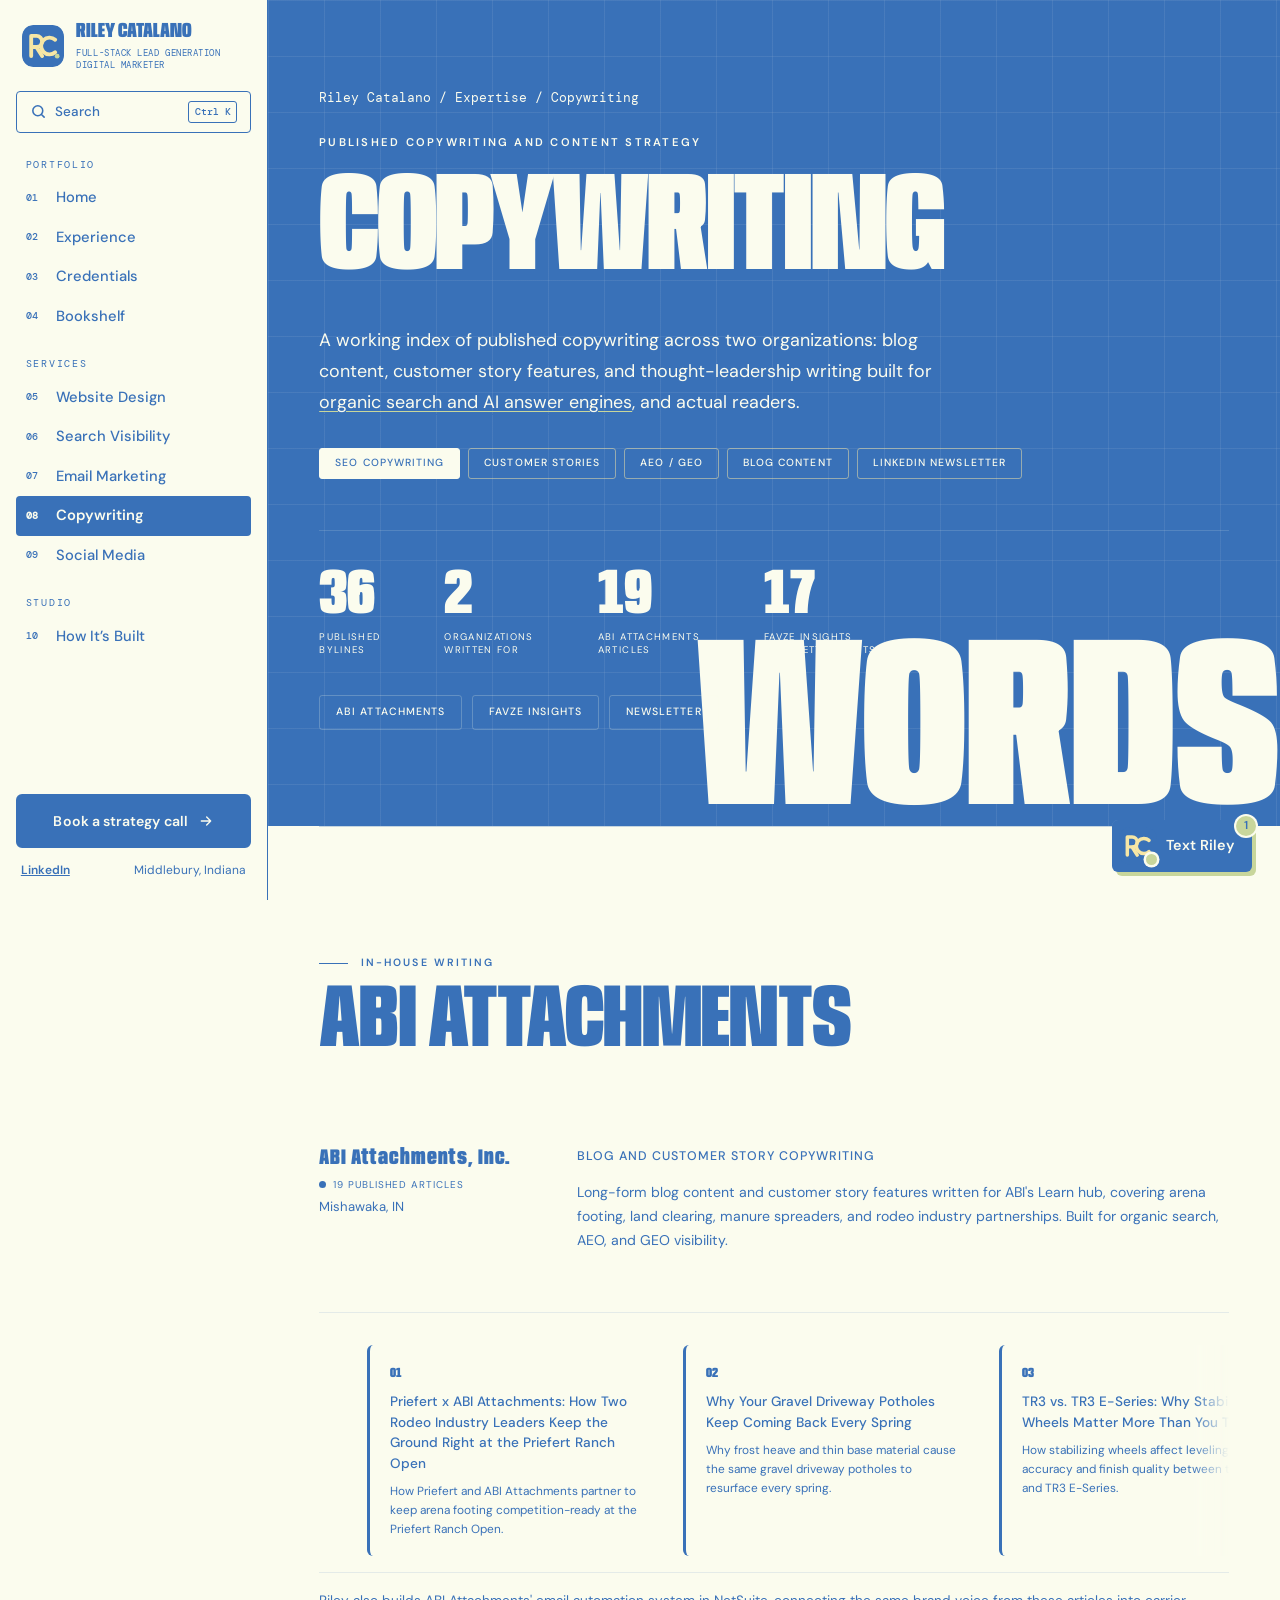
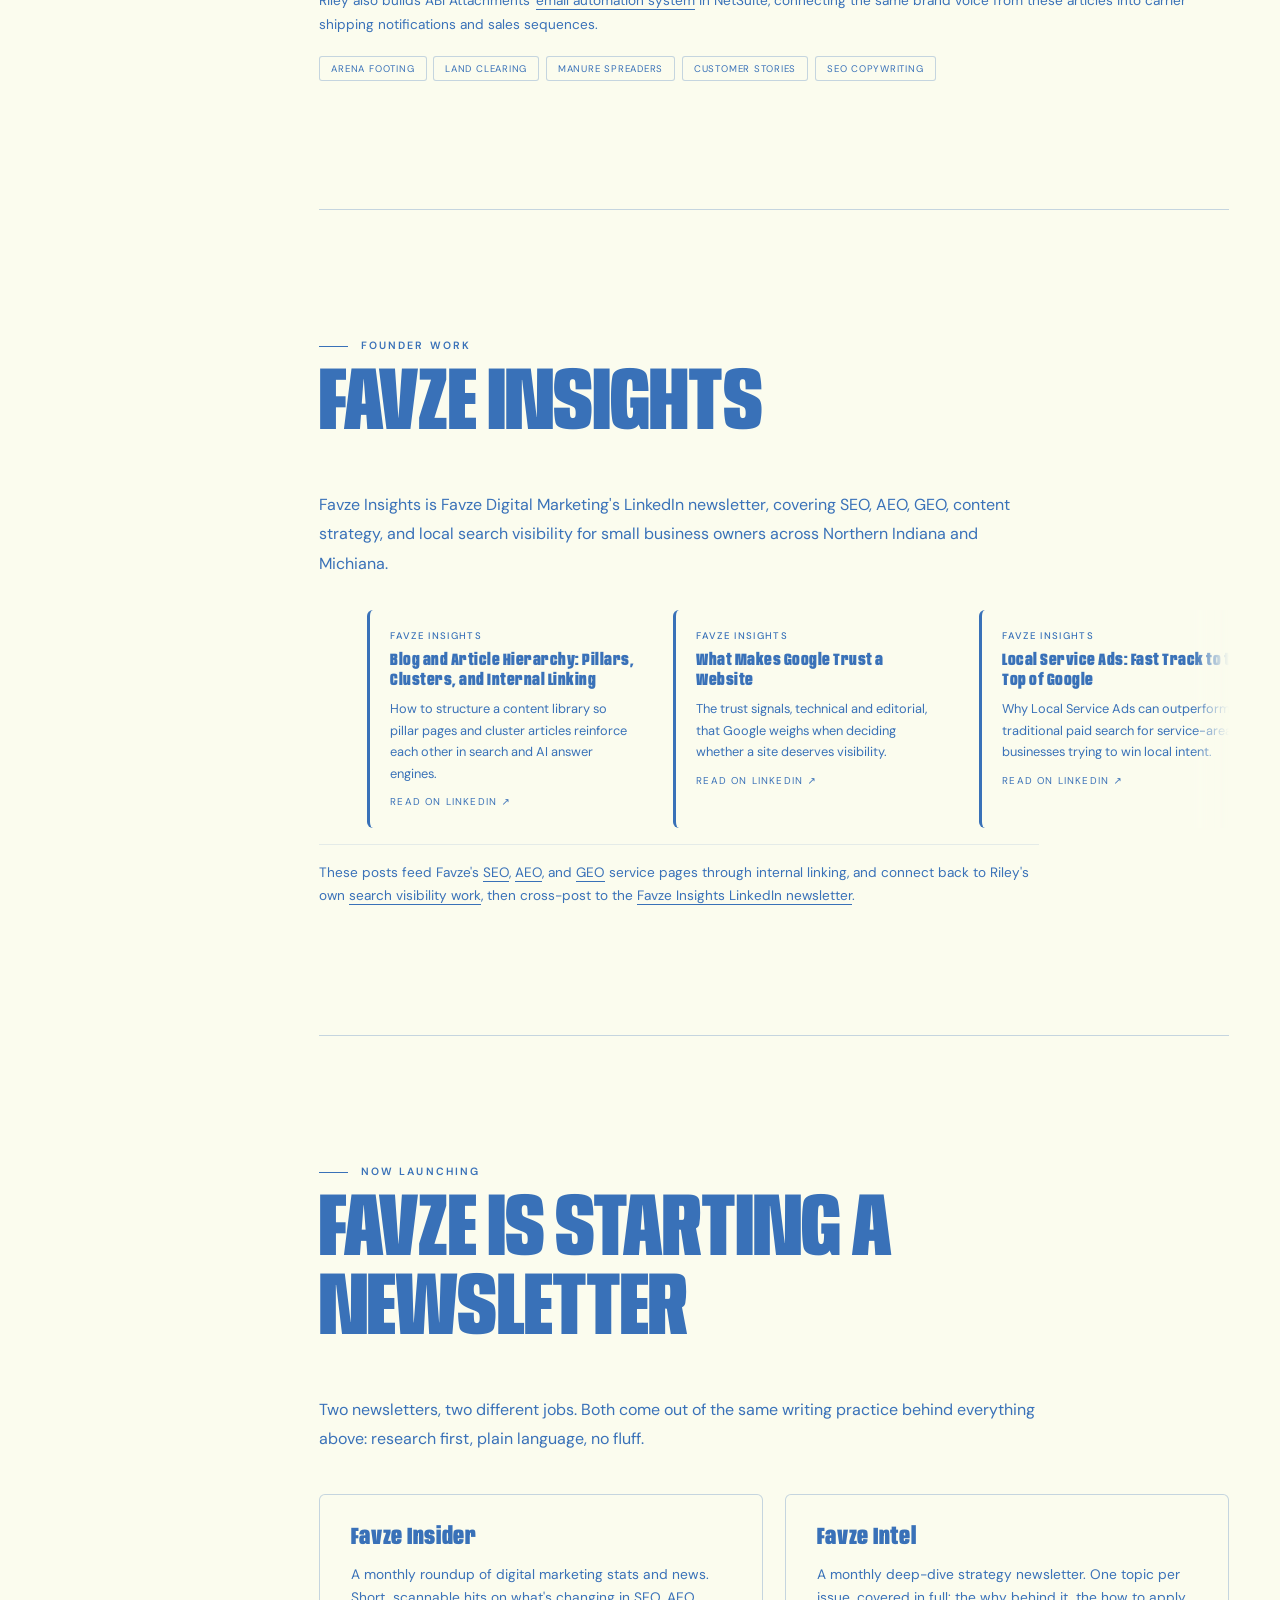
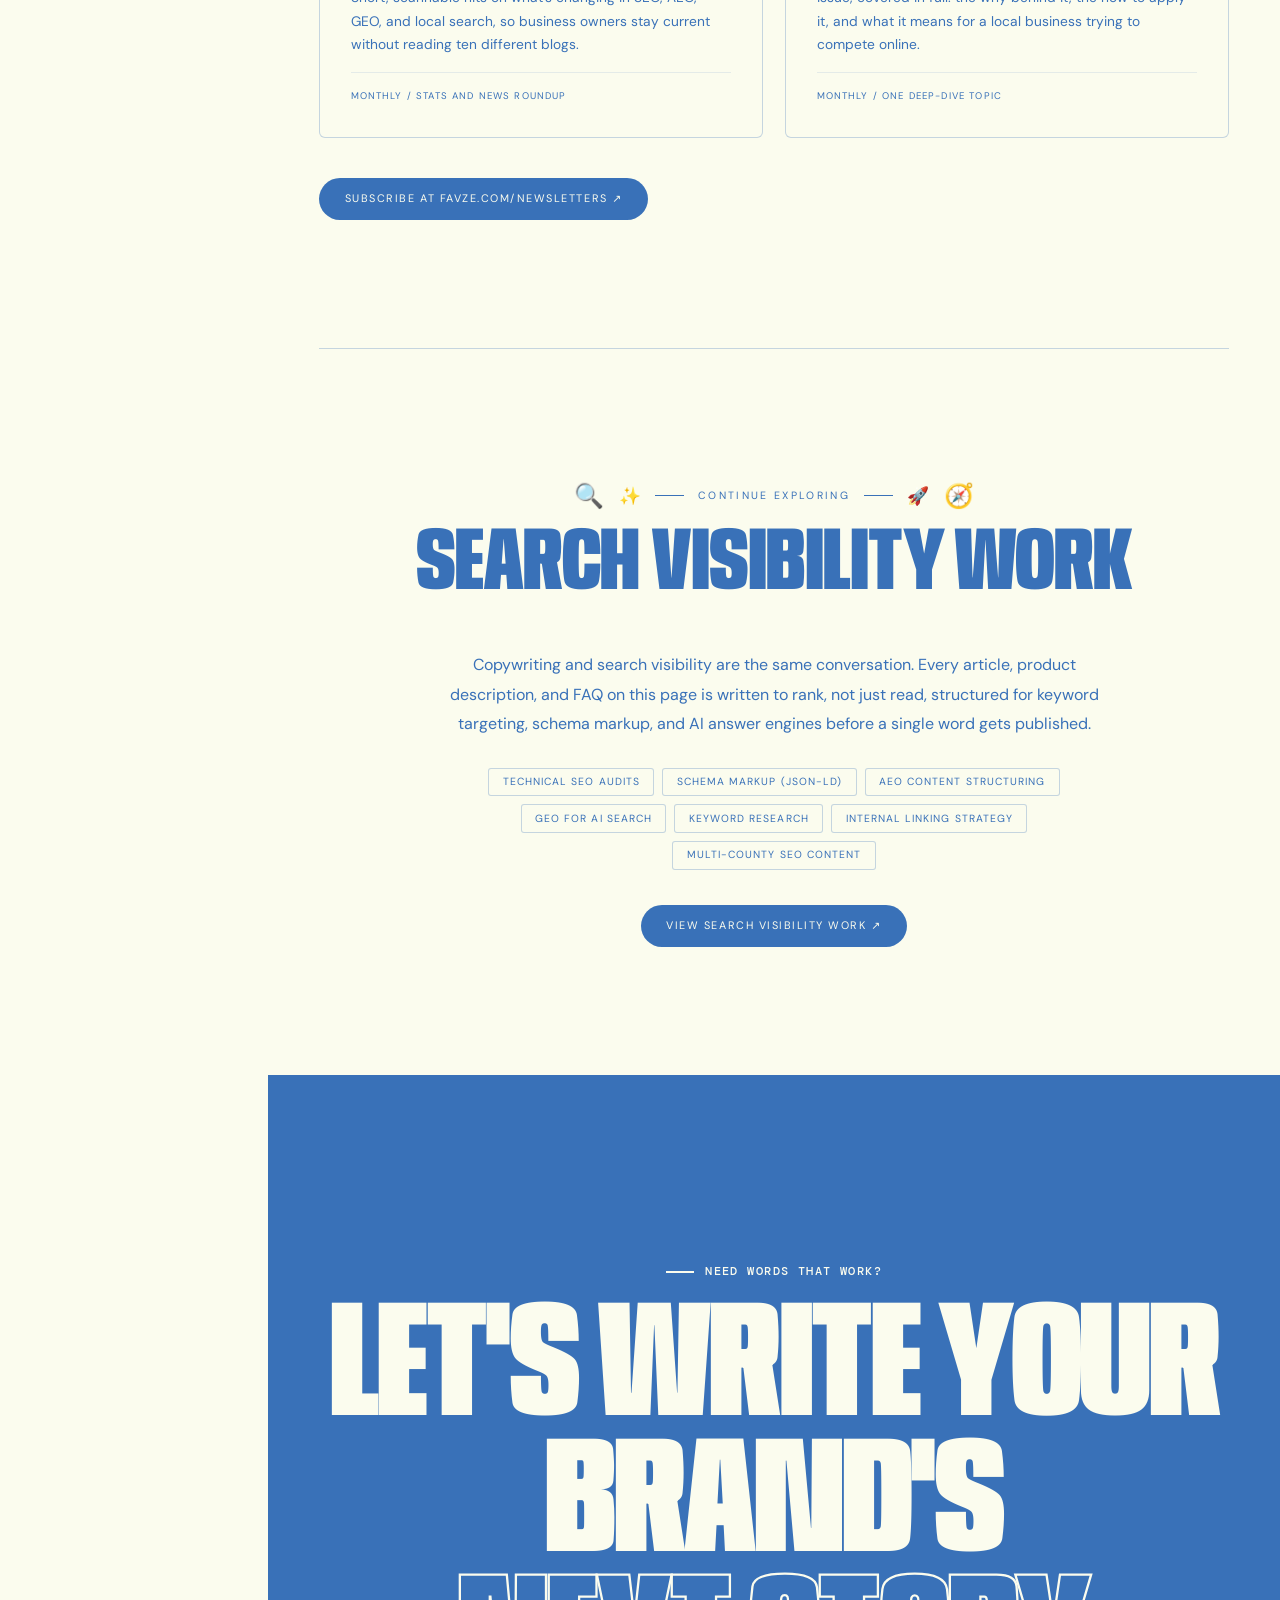
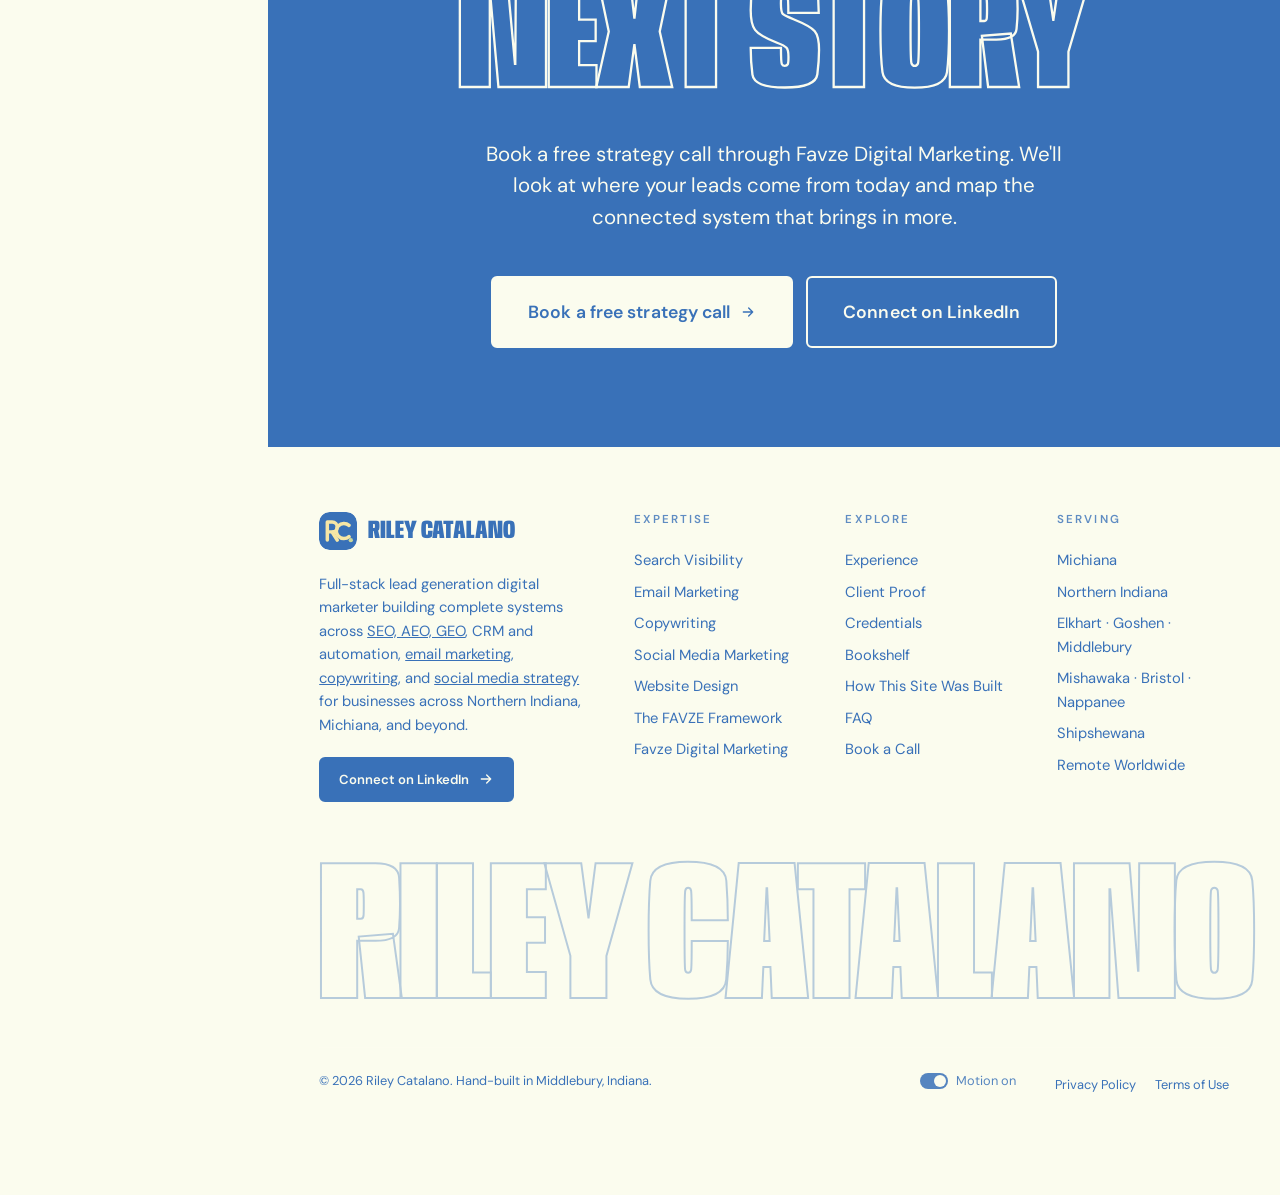
<file: copywriting.html>
<!DOCTYPE html>
<html lang="en">
<head>
<meta charset="UTF-8">
<meta name="viewport" content="width=device-width, initial-scale=1.0">
<title>Copywriting Portfolio | Riley Catalano</title>
<meta name="description" content="Published copywriting from Riley Catalano across ABI Attachments and Favze Digital Marketing, spanning blog content, customer story features, and LinkedIn newsletter writing.">
<meta name="keywords" content="Riley Catalano, copywriting portfolio, Favze Insights, ABI Attachments blog, SEO copywriting, content marketing">
<meta name="author" content="Riley Catalano">
<meta name="robots" content="index, follow">
<link rel="canonical" href="https://rileycatalano.com/copywriting">
<meta property="og:type" content="website">
<meta property="og:title" content="Copywriting Portfolio | Riley Catalano">
<meta property="og:description" content="Published copywriting across ABI Attachments and Favze Digital Marketing.">
<meta property="og:url" content="https://rileycatalano.com/copywriting">
<meta property="og:site_name" content="Riley Catalano Portfolio">
<meta name="twitter:card" content="summary_large_image">
<meta name="twitter:title" content="Copywriting Portfolio | Riley Catalano">
<meta name="twitter:description" content="Published copywriting across ABI Attachments and Favze Digital Marketing.">
<script type="application/ld+json">
{
  "@context": "https://schema.org",
  "@type": "CollectionPage",
  "name": "Riley Catalano Copywriting Portfolio",
  "url": "https://rileycatalano.com/copywriting",
  "about": {
    "@type": "Person",
    "name": "Riley Catalano",
    "sameAs": ["https://rileycatalano.com", "https://www.linkedin.com/in/rileycatalano/"]
  }
}
</script>
<meta name="theme-color" content="#3971B8">
<link rel="icon" href="/assets/img/favicon.svg" type="image/svg+xml">
<link rel="preload" href="/assets/fonts/anybody-latin-standard-normal.woff2" as="font" type="font/woff2" crossorigin>
<link rel="preload" href="/assets/fonts/dm-sans-latin-opsz-normal.woff2" as="font" type="font/woff2" crossorigin>
<script>try{if(localStorage.getItem("rc-motion")==="off")document.documentElement.classList.add("rm")}catch(e){}</script>
<link rel="stylesheet" href="/assets/css/site.css">
<style>
@keyframes curspin{0%{transform:translate(-50%,-50%) rotate(0deg);}100%{transform:translate(-50%,-50%) rotate(360deg);}}
.sw{padding:6rem 3rem;max-width:1200px;margin:0 auto;}
.slabel{font-family:var(--body);font-size:.66rem;text-transform:uppercase;letter-spacing:.22em;color:var(--muted);margin-bottom:.7rem;display:flex;align-items:center;gap:.8rem;}
.slabel::before{content:'';display:block;width:1.8rem;height:1px;background:var(--blue);}
.stitle{font-family:var(--display);font-stretch:62%;font-weight:900;font-size:clamp(2.4rem,5vw,4rem);letter-spacing:.02em;line-height:.92;margin-bottom:2.8rem;}
.divider{border:none;border-top:1px solid var(--border);margin:0 3rem;}
#hero{min-height:72vh;display:flex;flex-direction:column;justify-content:center;padding:9rem 3rem 4rem;position:relative;overflow:hidden;}
.heye{font-family:var(--body);font-size:.7rem;letter-spacing:.22em;text-transform:uppercase;color:var(--muted);margin-bottom:1.4rem;opacity:0;animation:fu .8s .15s forwards;}
.hname{font-family:var(--display);font-stretch:62%;font-weight:900;font-size:clamp(3.4rem,9vw,8.5rem);line-height:.9;color:var(--ink);opacity:0;animation:fu .9s .3s forwards;}
.hname span{color:var(--blue);display:block;}
.hsub{max-width:600px;font-size:1.05rem;line-height:1.75;color:var(--muted);margin-top:2.2rem;opacity:0;animation:fu .9s .45s forwards;}
.htags{display:flex;flex-wrap:wrap;gap:.5rem;margin-top:1.8rem;opacity:0;animation:fu .9s .6s forwards;}
.htag{font-family:var(--body);font-size:.65rem;letter-spacing:.1em;text-transform:uppercase;background:var(--tag-bg);color:var(--ink);padding:.32rem .85rem;border-radius:2px;}
.htag-b{background:var(--blue);color:#FBFCEE;}
.hstats{display:flex;gap:3rem;margin-top:3.2rem;flex-wrap:wrap;opacity:0;animation:fu .9s .75s forwards;}
.snum{font-family:var(--display);font-stretch:62%;font-weight:900;font-size:2.6rem;color:var(--ink);line-height:1;}
.slbl2{font-family:var(--body);font-size:.6rem;text-transform:uppercase;letter-spacing:.14em;color:var(--muted);margin-top:.18rem;line-height:1.4;}
.hwm{position:absolute;bottom:-1.5rem;right:-1rem;font-family:var(--display);font-stretch:62%;font-weight:900;font-size:19vw;color:#3971B8;pointer-events:none;line-height:1;white-space:nowrap;user-select:none;}
.page-summary{margin-top:2.6rem;background:var(--card-bg);border-left:3px solid var(--blue);border-radius:4px;padding:1.7rem 2rem;max-width:640px;}
.ps-label{font-family:var(--body);font-size:.62rem;text-transform:uppercase;letter-spacing:.15em;color:var(--muted);margin-bottom:1rem;}
.ps-list{list-style:none;display:flex;flex-direction:column;gap:.6rem;}
.ps-list li{font-size:.86rem;line-height:1.6;color:#3971B8;padding-left:1.15rem;position:relative;}
.ps-list li::before{content:'→';position:absolute;left:0;color:var(--blue);font-size:.78rem;top:.05rem;}
@keyframes fu{from{opacity:0;transform:translateY(22px);}to{opacity:1;transform:none;}}
.eitem{display:grid;grid-template-columns:210px 1fr;gap:3rem;padding:2.5rem 0;border-bottom:1px solid var(--border);}
.eitem:first-of-type{border-top:1px solid var(--border);}
.eco{font-family:var(--display);font-stretch:62%;font-weight:900;font-size:1.35rem;letter-spacing:.04em;line-height:1.1;color:var(--ink);}
.edate{font-family:var(--body);font-size:.62rem;text-transform:uppercase;letter-spacing:.1em;color:var(--muted);margin-top:.4rem;display:flex;align-items:center;gap:.4rem;}
.edate::before{content:'';display:inline-block;width:7px;height:7px;background:var(--blue);border-radius:50%;flex-shrink:0;}
.eloc{font-size:.82rem;color:var(--muted);margin-top:.2rem;}
.erole{font-size:.78rem;font-weight:500;text-transform:uppercase;letter-spacing:.08em;color:var(--ink);margin-bottom:.9rem;}
.ebody p.edesc{font-size:.88rem;line-height:1.7;color:#3971B8;margin-bottom:1.2rem;}
.ebody ul{list-style:none;display:flex;flex-direction:column;gap:.55rem;}
.ebody li{font-size:.88rem;line-height:1.6;color:#3971B8;padding-left:1.15rem;position:relative;}
.ebody li a{color:#3971B8;text-decoration:none;transition:color .2s;}
.ebody li a:hover{color:var(--blue);}
.ebody li::before{content:'→';position:absolute;left:0;color:var(--blue);font-size:.78rem;top:.05rem;}
.etools{display:flex;flex-wrap:wrap;gap:.4rem;margin-top:1.3rem;}
.etool{font-family:var(--body);font-size:.6rem;text-transform:uppercase;letter-spacing:.08em;background:var(--tag-bg);color:var(--ink);padding:.22rem .7rem;border-radius:2px;text-decoration:none;transition:background .18s,color .18s;}
a.etool:hover{background:var(--blue);color:#FBFCEE;}
.jump{display:flex;flex-wrap:wrap;gap:.6rem;margin-top:2.4rem;opacity:0;animation:fu .9s .9s forwards;}
.jump a{font-family:var(--body);font-size:.66rem;text-transform:uppercase;letter-spacing:.1em;color:var(--muted);text-decoration:none;padding:.5rem 1rem;border:1px solid var(--border);border-radius:100px;transition:all .2s;}
.jump a:hover{color:#FBFCEE;background:var(--blue);border-color:var(--blue);}
.ticker{overflow:hidden;position:relative;margin-top:2rem;width:100vw;margin-left:calc(50% - 50vw);margin-right:calc(50% - 50vw);padding:0 3rem;-webkit-mask-image:linear-gradient(90deg,transparent,black 4%,black 96%,transparent);mask-image:linear-gradient(90deg,transparent,black 4%,black 96%,transparent);}
.ticker-track{display:flex;gap:1rem;width:max-content;animation:scrollLeft 52s linear infinite;}
.ticker:hover .ticker-track{animation-play-state:paused;}
.ticker-track.fast{animation-duration:34s;}
.ticker-track.slow{animation-duration:64s;}
@keyframes scrollLeft{from{transform:translateX(0);}to{transform:translateX(-50%);}}
@media(prefers-reduced-motion:reduce){.ticker-track{animation:none;}}
.tick-card{background:var(--card-bg);border-left:3px solid var(--blue);border-radius:4px;padding:1.1rem 1.25rem;width:300px;flex-shrink:0;text-decoration:none;display:block;transition:background .2s,transform .2s;}
.tick-card:hover{background:#F6E6A5;transform:translateY(-3px);}
.tick-num{font-family:var(--display);font-stretch:62%;font-weight:900;color:var(--blue);font-size:.85rem;display:block;margin-bottom:.5rem;}
.tick-title{font-size:.85rem;line-height:1.5;color:var(--ink);font-weight:500;display:block;}
.tick-desc{font-size:.74rem;line-height:1.6;color:var(--muted);margin-top:.5rem;display:block;}
.tick-card.fi{width:290px;}
.tick-card.fi .fi-card-tag{display:block;margin-bottom:.5rem;}
.tick-card.fi .fi-card-title{font-size:1.05rem;margin-bottom:.5rem;display:block;}
.tick-card.fi .fi-card-desc{font-size:.8rem;display:block;margin-bottom:.6rem;}
.tick-card.fi .fi-card-read{display:block;}
.internal-note{font-size:.85rem;line-height:1.7;color:#3971B8;margin-top:1rem;padding-top:1rem;border-top:1px solid var(--border);}
.explore{display:flex;flex-wrap:wrap;gap:1rem;justify-content:center;margin-top:2rem;}
.explore a{font-family:var(--body);font-size:.68rem;text-transform:uppercase;letter-spacing:.12em;color:#FBFCEE;border:1px solid rgba(251,252,238,.35);padding:.7rem 1.5rem;border-radius:2px;text-decoration:none;transition:all .2s;}
.explore a:hover{background:#FBFCEE;color:var(--blue);}
.fi-intro p{font-size:1rem;line-height:1.85;color:#3971B8;max-width:720px;}
.sv-grid{display:grid;grid-template-columns:1.2fr 1fr;gap:3rem;align-items:start;}
.sv-grid p{font-size:1rem;line-height:1.85;color:#3971B8;}
.sv-pills{display:flex;flex-wrap:wrap;gap:.5rem;justify-content:center;margin-top:1.8rem;}
.explore-eyebrow{display:flex;align-items:center;justify-content:center;gap:.9rem;margin-bottom:.7rem;}
.eyebrow-line{display:block;width:1.8rem;height:1px;background:var(--blue);}
.eyebrow-text{font-family:var(--body);font-size:.66rem;text-transform:uppercase;letter-spacing:.22em;color:var(--muted);}
.eyebrow-icon{font-size:1.5rem;display:inline-block;animation:iconBounce 1.6s ease-in-out infinite;transition:transform .2s;cursor:default;}
.eyebrow-icon:hover{transform:scale(1.4) rotate(-10deg);}
@keyframes iconBounce{0%,100%{transform:translateY(0) rotate(0deg) scale(1);}15%{transform:translateY(-9px) rotate(-18deg) scale(1.15);}30%{transform:translateY(0) rotate(14deg) scale(1);}45%{transform:translateY(-5px) rotate(-8deg) scale(1.08);}60%,100%{transform:translateY(0) rotate(0deg) scale(1);}}
.fi-link{color:var(--blue);text-decoration:none;border-bottom:1px solid var(--blue);}
.fi-subscribe{display:inline-flex;align-items:center;gap:.5rem;font-family:var(--body);font-size:.68rem;text-transform:uppercase;letter-spacing:.14em;background:var(--blue);color:#FBFCEE;padding:.75rem 1.6rem;border-radius:2px;text-decoration:none;transition:background .2s,transform .2s;}
.fi-subscribe:hover{background:var(--ink);transform:scale(1.02);}
.fi-grid{display:grid;grid-template-columns:repeat(2,1fr);gap:1.4rem;margin-top:2.5rem;}
.fi-card{background:var(--card-bg);border-radius:4px;padding:1.8rem;text-decoration:none;color:inherit;display:flex;flex-direction:column;gap:.7rem;transition:transform .22s,background .22s;border-left:3px solid var(--blue);}
.fi-card:hover{transform:translateY(-4px);background:#F6E6A5;}
.fi-card-tag{font-family:var(--body);font-size:.6rem;text-transform:uppercase;letter-spacing:.14em;color:var(--blue);font-weight:500;}
.fi-card-title{font-family:var(--display);font-stretch:62%;font-weight:900;font-size:1.25rem;letter-spacing:.03em;color:var(--ink);line-height:1.15;}
.fi-card-desc{font-size:.85rem;line-height:1.7;color:var(--muted);flex:1;}
.fi-card-read{font-family:var(--body);font-size:.62rem;text-transform:uppercase;letter-spacing:.12em;color:var(--blue);margin-top:.4rem;}
.nl-grid{display:grid;grid-template-columns:1fr 1fr;gap:1.4rem;margin-top:2.5rem;}
.nl-card{background:var(--card-bg);border-radius:4px;padding:1.9rem;border-left:3px solid var(--blue);}
.nl-card h3{font-family:var(--display);font-stretch:62%;font-weight:900;font-size:1.5rem;letter-spacing:.03em;color:var(--ink);margin-bottom:.7rem;line-height:1.1;}
.nl-card p{font-size:.86rem;line-height:1.7;color:var(--muted);}
.nl-cadence{display:inline-block;margin-top:1rem;font-family:var(--body);font-size:.6rem;text-transform:uppercase;letter-spacing:.12em;color:var(--ink);border-top:1px solid var(--border);padding-top:.9rem;width:100%;}
.cbtn{display:inline-block;background:var(--ink);color:#FBFCEE;font-family:var(--body);font-size:.72rem;text-transform:uppercase;letter-spacing:.15em;padding:.95rem 2.4rem;border-radius:2px;text-decoration:none;transition:background .2s,transform .2s;}
.cbtn:hover{background:#FBFCEE;color:var(--blue);transform:scale(1.03);}
.reveal{opacity:1;transform:none;transition:opacity .65s ease,transform .65s ease;}
.reveal.vis{opacity:1;transform:none;}
@media(max-width:900px){.sw{padding:3.5rem 1.5rem;}
#hero{padding:7rem 1.5rem 3rem;}
.eitem{grid-template-columns:1fr;gap:.5rem;}
.sv-grid{grid-template-columns:1fr;gap:2rem;}
.fi-grid{grid-template-columns:1fr 1fr;}
.nl-grid{grid-template-columns:1fr;}
.divider{margin:0 1.5rem;}
.ticker{padding:0 1.5rem;}}
@media(max-width:600px){.sw{padding:3rem 1.2rem;}
#hero{padding:6.5rem 1.2rem 2.5rem;}
.hname{font-size:clamp(2.8rem,15vw,5rem);}
.hsub{font-size:.95rem;margin-top:1.5rem;}
.htags{gap:.4rem;margin-top:1.4rem;}
.htag{font-size:.6rem;padding:.28rem .7rem;}
.hstats{gap:1.2rem;margin-top:2rem;}
.snum{font-size:2rem;}
.slbl2{font-size:.55rem;}
.stitle{font-size:clamp(2rem,9vw,3rem);margin-bottom:2rem;}
.eitem{padding:1.8rem 0;}
.eco{font-size:1.2rem;}
.fi-grid{grid-template-columns:1fr;}
.fi-card{padding:1.4rem;}
.fi-card-title{font-size:1.1rem;}
.nl-card{padding:1.4rem;}
.cbtn{font-size:.65rem;padding:.85rem 1.8rem;}
.divider{margin:0 1.2rem;}
.ticker{padding:0 1.2rem;}}
</style>
<link rel="stylesheet" href="/assets/css/legacy.css">
</head>
<body>
<a class="skip" href="#main">Skip to content</a>
<div class="progress" aria-hidden="true"></div>
<div class="grain" aria-hidden="true"></div>
<div class="cursor-ring" aria-hidden="true"><span></span></div>
<div class="cursor" aria-hidden="true"></div>

<header class="topbar">
  <a href="/" class="tb-brand" aria-label="Riley Catalano, home"><svg class="rc-mark" viewBox="0 0 48 48" aria-hidden="true" focusable="false"><rect width="48" height="48" rx="13" fill="#3971B8"/><g fill="none" stroke="#F6E6A5" stroke-width="4.4" stroke-linecap="round" stroke-linejoin="round"><path d="M10.5 35.5V12.5h6.2a6.3 6.3 0 0 1 0 12.6h-6.2M16.4 25.1l6.6 10.4"/><path d="M37.92 16.87A9.6 9.6 0 1 0 37.92 31.13"/></g><circle cx="40.2" cy="35.6" r="2.7" fill="#C8D69B"/></svg><b>Riley Catalano</b></a>
  <button type="button" class="tb-search" data-search-open aria-label="Search the site"><svg viewBox="0 0 24 24" width="18" height="18" fill="none" stroke="currentColor" stroke-width="2.2" stroke-linecap="round" aria-hidden="true"><circle cx="11" cy="11" r="7"/><path d="M20 20l-3.5-3.5"/></svg></button>
  <button class="menu-btn" aria-label="Open menu" aria-expanded="false" aria-controls="sidebar"><span></span></button>
</header>
<aside class="sidebar" id="sidebar" aria-label="Site navigation">
  <a href="/" class="sb-brand" aria-label="Riley Catalano, home"><svg class="rc-mark" viewBox="0 0 48 48" aria-hidden="true" focusable="false"><rect width="48" height="48" rx="13" fill="#3971B8"/><g fill="none" stroke="#F6E6A5" stroke-width="4.4" stroke-linecap="round" stroke-linejoin="round"><path d="M10.5 35.5V12.5h6.2a6.3 6.3 0 0 1 0 12.6h-6.2M16.4 25.1l6.6 10.4"/><path d="M37.92 16.87A9.6 9.6 0 1 0 37.92 31.13"/></g><circle cx="40.2" cy="35.6" r="2.7" fill="#C8D69B"/></svg><span><b>Riley Catalano</b><small>Full-Stack Lead Generation Digital Marketer</small></span></a>
  <div class="sb-search" data-search-slot></div>
  <nav class="sb-nav" aria-label="Primary"><p class="sb-k">Portfolio</p><ul><li><a href="/"><i>01</i><span>Home</span></a></li><li><a href="/experience"><i>02</i><span>Experience</span></a></li><li><a href="/certifications"><i>03</i><span>Credentials</span></a></li><li><a href="/bookshelf"><i>04</i><span>Bookshelf</span></a></li></ul><p class="sb-k">Services</p><ul><li><a href="/website-design"><i>05</i><span>Website Design</span></a></li><li><a href="/search-visibility"><i>06</i><span>Search Visibility</span></a></li><li><a href="/email-marketing"><i>07</i><span>Email Marketing</span></a></li><li><a href="/copywriting" aria-current="page"><i>08</i><span>Copywriting</span></a></li><li><a href="/social-media-marketing"><i>09</i><span>Social Media</span></a></li></ul><p class="sb-k">Studio</p><ul><li><a href="/how-its-built"><i>10</i><span>How It’s Built</span></a></li></ul></nav>
  <div class="sb-toc" hidden><p class="sb-k">On this page</p><ul></ul></div>
  <div class="sb-foot">
    <a href="https://favze.com/free-consultation" class="btn sb-cta">Book a strategy call <span class="arrow"><svg width="16" height="16" viewBox="0 0 24 24" fill="none" stroke="currentColor" stroke-width="2" stroke-linecap="round" stroke-linejoin="round" aria-hidden="true"><path d="M5 12h14M13 6l6 6-6 6"/></svg></span></a>
    <p class="sb-meta"><a href="https://www.linkedin.com/in/rileycatalano/" target="_blank" rel="noopener noreferrer">LinkedIn</a><span>Middlebury, Indiana</span></p>
  </div>
</aside>
<div class="sb-scrim" aria-hidden="true"></div>

<main id="main">
<section id="hero" class="svc-hero" data-theme="dark">
  <div class="aurora" aria-hidden="true"><b></b><b></b><b></b><b></b></div>
  <div class="hero-grid" aria-hidden="true"></div>
  <div class="wrap">
  <nav class="crumbs" aria-label="Breadcrumb"><a href="/">Riley Catalano</a><span aria-hidden="true">/</span><a href="/#services">Expertise</a><span aria-hidden="true">/</span><span aria-current="page">Copywriting</span></nav>
  <p class="heye">Published Copywriting and Content Strategy</p>
  <h1 class="hname">Copywriting</h1>
  <p class="hsub">A working index of published copywriting across two organizations: blog content, customer story features, and thought-leadership writing built for <a href="/search-visibility" class="fi-link">organic search and AI answer engines</a>, and actual readers.</p>
  <div class="htags">
    <span class="htag htag-b">SEO Copywriting</span>
    <span class="htag">Customer Stories</span>
    <span class="htag">AEO / GEO</span>
    <span class="htag">Blog Content</span>
    <span class="htag">LinkedIn Newsletter</span>
  </div>
  <div class="hstats">
    <div><div class="snum">36</div><div class="slbl2">Published<br>Bylines</div></div>
    <div><div class="snum">2</div><div class="slbl2">Organizations<br>Written For</div></div>
    <div><div class="snum">19</div><div class="slbl2">ABI Attachments<br>Articles</div></div>
    <div><div class="snum">17</div><div class="slbl2">Favze Insights<br>Newsletter Posts</div></div>
  </div>
  <div class="jump">
    <a href="#abi">ABI Attachments</a>
    <a href="#favze">Favze Insights</a>
    <a href="#newsletter">Newsletter</a>
  </div>
  <div class="hwm" aria-hidden="true">WORDS</div>
</div>
</section>
<hr class="divider">
<div class="sw" id="abi">
  <div class="reveal"><p class="slabel">In-House Writing</p><h2 class="stitle">ABI Attachments</h2></div>
  <div class="eitem reveal">
    <div>
      <div class="eco">ABI Attachments, Inc.</div>
      <div class="edate">19 Published Articles</div>
      <div class="eloc">Mishawaka, IN</div>
    </div>
    <div class="ebody">
      <div class="erole">Blog and Customer Story Copywriting</div>
      <p class="edesc">Long-form blog content and customer story features written for ABI's Learn hub, covering arena footing, land clearing, manure spreaders, and rodeo industry partnerships. Built for organic search, AEO, and GEO visibility.</p>
    </div>
  </div>
  <div class="ticker">
    <div class="ticker-track" id="abi-track"></div>
  </div>
  <p class="internal-note">Riley also builds ABI Attachments' <a href="/email-marketing" class="fi-link">email automation system</a> in NetSuite, connecting the same brand voice from these articles into carrier shipping notifications and sales sequences.</p>
  <div class="etools">
    <span class="etool">Arena Footing</span><span class="etool">Land Clearing</span><span class="etool">Manure Spreaders</span><span class="etool">Customer Stories</span><a class="etool" href="https://favze.com/services/search-engine-optimization" target="_blank" rel="noopener">SEO Copywriting</a>
  </div>
</div>
<script>
const abiArticles = [
  ["Priefert x ABI Attachments: How Two Rodeo Industry Leaders Keep the Ground Right at the Priefert Ranch Open","https://abiattachments.com/learn/articles/priefert-x-abi-attachments-how-two-rodeo-industry-leaders-keep-the-ground-right-at-the-priefert-ranch-open/","How Priefert and ABI Attachments partner to keep arena footing competition-ready at the Priefert Ranch Open."],
  ["Why Your Gravel Driveway Potholes Keep Coming Back Every Spring","https://abiattachments.com/learn/articles/why-your-gravel-driveway-potholes-keep-coming-back-every-spring/","Why frost heave and thin base material cause the same gravel driveway potholes to resurface every spring."],
  ["TR3 vs. TR3 E-Series: Why Stabilizing Wheels Matter More Than You Think","https://abiattachments.com/learn/articles/tr3-vs-tr3-e-series-why-stabilizing-wheels-matter-more-than-you-think/","How stabilizing wheels affect leveling accuracy and finish quality between the TR3 and TR3 E-Series."],
  ["TR3 vs TR3 E-Series Leveling Blade: How They Work and Why the Difference Matters","https://abiattachments.com/learn/articles/tr3-vs-tr3-e-series-leveling-blade-how-they-work-and-why-the-difference-matters/","Breaking down how the leveling blade differs between the TR3 and TR3 E-Series and what it changes on the ground."],
  ["Stoney Ridge Farmer's First Impression of the TR3: The Best Tool He Has Used for Finishing Cleared Land","https://abiattachments.com/learn/articles/stoney-ridge-farmers-first-impression-of-the-tr3-the-best-tool-he-has-used-for-finishing-cleared-land/","A Stoney Ridge farmer's first-hand take on the TR3 as the best tool he's used for finishing newly cleared land."],
  ["Why Stoney Ridge Farmer Called the ABI Manure Spreader a 100-Year Machine and Why Manure Still Matters on Small Acreage","https://abiattachments.com/learn/articles/why-stoney-ridge-farmer-called-the-abi-manure-spreader-a-100-year-machine-and-why-manure-still-matters-on-small-acreage/","Why one farmer calls his ABI manure spreader a 100-year machine, and why manure management still matters on small acreage."],
  ["How to Break Through Hard Pan With an ATV Drag: Scarifier Setup Techniques","https://abiattachments.com/learn/articles/how-to-break-through-hard-pan-with-an-atv-drag-scarifier-setup-techniques/","Practical scarifier setup techniques for breaking through compacted hard pan soil with an ATV drag."],
  ["ABI SR3 Skid Steer Attachment: Why More Contractors Are Replacing Multiple Tools With One System","https://abiattachments.com/learn/articles/abi-sr3-skid-steer-attachment-why-more-contractors-are-replacing-multiple-tools-with-one-system/","Why more contractors are consolidating several tools into a single ABI SR3 skid steer attachment system."],
  ["How to Fix a Pothole in a Gravel Driveway","https://abiattachments.com/learn/articles/how-to-fix-a-pothole-in-a-gravel-driveway/","A practical, step-by-step method for fixing a gravel driveway pothole before it grows worse."],
  ["Arena Rascal Pro Options and Upgrades: Every Add-On Explained and Who Each One Is For","https://abiattachments.com/learn/articles/arena-rascal-pro-options-and-upgrades-every-add-on-explained-and-who-each-one-is-for/","Every Arena Rascal Pro add-on and upgrade explained, matched to the riders and facilities each one fits best."],
  ["Best Horse Manure Spreader for Small Operations: ABI Ground Drive 25 and 50 Cu Ft","https://abiattachments.com/learn/articles/best-horse-manure-spreader-for-small-operations-abi-ground-drive-25-50-cu-ft/","Comparing the ABI Ground Drive 25 and 50 cu ft spreaders to help small horse operations pick the right size."],
  ["Five Things to Consider Before Buying an ATV or UTV Attachment for Property Work","https://abiattachments.com/learn/articles/five-things-to-consider-before-buying-an-atv-or-utv-attachment-for-property-work/","Five practical factors to weigh before investing in an ATV or UTV attachment for property maintenance work."],
  ["A Rodeo Announcer's View of Ground Quality","https://abiattachments.com/learn/articles/a-rodeo-announcers-view-of-ground-quality/","A veteran rodeo announcer's perspective on how ground quality shapes the safety and pace of every event he calls."],
  ["Trevor Brazile on Why Arena Footing Determines Horse Performance and Longevity","https://abiattachments.com/learn/articles/trevor-brazile-on-why-arena-footing-determines-horse-performance-and-longevity/","Champion roper Trevor Brazile explains how arena footing quality shapes horse performance and long-term soundness."],
  ["Dan James of Double Dan Horsemanship on Running a Multi-Discipline Facility With ABI Equipment","https://abiattachments.com/learn/articles/dan-james-of-double-dan-horsemanship-on-running-a-multi-discipline-facility-with-abi-equipment/","Dan James of Double Dan Horsemanship on managing a multi-discipline equine facility with ABI equipment."],
  ["30 Years Dragging Arenas at the AQHA World Show and Quarter Horse Congress: Why EJ Allison Uses Nothing But the DragMaster","https://abiattachments.com/learn/articles/30-years-dragging-arenas-at-the-aqha-world-show-and-quarter-horse-congress-why-ej-allison-uses-nothing-but-the-dragmaster/","Thirty years dragging arenas at the AQHA World Show and Quarter Horse Congress with nothing but the DragMaster."],
  ["Gravel Rascal Pro Food Plot Disc: How to Build a Food Plot in Tight Terrain With an ATV or UTV","https://abiattachments.com/learn/articles/gravel-rascal-pro-food-plot-disc-how-to-build-a-food-plot-in-tight-terrain-with-an-atv-or-utv/","How to build a food plot in tight, awkward terrain using the Gravel Rascal Pro food plot disc on an ATV or UTV."],
  ["ABI Workman XL Dump Trailer: Turn Your ATV, UTV, or Tractor Into a Working Machine","https://abiattachments.com/learn/articles/abi-workman-xl-dump-trailer-turn-your-atv-utv-or-tractor-into-a-working-machine/","How the ABI Workman XL dump trailer turns an ATV, UTV, or tractor into a genuine working machine."],
  ["How the Lazy E Arena Builds Event-Specific Footing for Seven Disciplines With ABI's SpeedMaster","https://abiattachments.com/learn/articles/how-the-lazy-e-arena-builds-event-specific-footing-for-seven-disciplines-with-abis-speedmaster/","How the Lazy E Arena tailors footing for seven different disciplines using ABI's SpeedMaster."]
];
function buildTicker(id, items, speedClass){
  const track = document.getElementById(id);
  track.classList.add('ticker-track');
  if(speedClass) track.classList.add(speedClass);
  const html = items.map((a,i)=>'<a class="tick-card" href="'+a[1]+'" target="_blank" rel="noopener" title="'+a[2].replace(/"/g,'&quot;')+'"><span class="tick-num">'+String(i+1).padStart(2,'0')+'</span><span class="tick-title">'+a[0]+'</span><span class="tick-desc">'+a[2]+'</span></a>').join('');
  track.innerHTML = html + html;
}
buildTicker('abi-track', abiArticles);
</script>
<hr class="divider">
<div class="sw" id="favze">
  <div class="reveal">
    <p class="slabel">Founder Work</p>
    <h2 class="stitle">Favze Insights</h2>
  </div>
  <div class="fi-intro reveal">
    <p>Favze Insights is Favze Digital Marketing's LinkedIn newsletter, covering SEO, AEO, GEO, content strategy, and local search visibility for small business owners across Northern Indiana and Michiana.</p>
  </div>
  <div class="ticker">
    <div class="ticker-track slow" id="favze-track"></div>
  </div>
  <p class="internal-note" style="max-width:720px;">These posts feed Favze's <a href="https://favze.com/services/search-engine-optimization" target="_blank" rel="noopener" class="fi-link">SEO</a>, <a href="https://favze.com/services/answer-engine-optimization" target="_blank" rel="noopener" class="fi-link">AEO</a>, and <a href="https://favze.com/services/generative-engine-optimization" target="_blank" rel="noopener" class="fi-link">GEO</a> service pages through internal linking, and connect back to Riley's own <a href="/search-visibility" class="fi-link">search visibility work</a>, then cross-post to the <a href="https://www.linkedin.com/newsletters/favze-insights-7399519169551126528/" target="_blank" rel="noopener" class="fi-link">Favze Insights LinkedIn newsletter</a>.</p>
</div>
<script>
const favzeArticles = [
  ["Blog and Article Hierarchy: Pillars, Clusters, and Internal Linking","How to structure a content library so pillar pages and cluster articles reinforce each other in search and AI answer engines.","https://www.linkedin.com/pulse/blog-article-hierarchy-pillars-clusters-internal-linking-catalano-gpcxc"],
  ["What Makes Google Trust a Website","The trust signals, technical and editorial, that Google weighs when deciding whether a site deserves visibility.","https://www.linkedin.com/pulse/what-makes-google-trust-website-riley-catalano-s4c7c"],
  ["Local Service Ads: Fast Track to the Top of Google","Why Local Service Ads can outperform traditional paid search for service-area businesses trying to win local intent.","https://www.linkedin.com/pulse/local-service-ads-fast-track-top-google-riley-catalano-ptkec"],
  ["Content Repurposing Mastery: For the AI Era","A system for turning one piece of content into a full week of assets across the blog, social, and email.","https://www.linkedin.com/pulse/content-repurposing-mastery-ai-era-riley-catalano-rnf7c"],
  ["The New Rules of Online Visibility, for SEO, AEO, and GEO Mastery","How traditional search optimization is evolving alongside answer engines and generative AI search.","https://www.linkedin.com/pulse/new-rules-online-visibility-seo-aeo-geo-mastery-riley-catalano-n5loc"],
  ["How Businesses Can Create Highly-Engaging Social Media Posts","The structural choices behind posts that actually stop the scroll instead of blending into the feed.","https://www.linkedin.com/pulse/how-businesses-can-create-highly-engaging-social-media-riley-catalano-lnxic"],
  ["How to Create High-Converting Landing Pages","The layout, copy, and trust elements that move a visitor from click to conversion.","https://www.linkedin.com/pulse/how-create-high-converting-landing-pages-riley-catalano-198xc"],
  ["How to Write Awesome Image Alt Text","Why alt text is one of the most overlooked ranking and accessibility levers on a website.","https://www.linkedin.com/pulse/how-write-awesome-image-alt-text-riley-catalano-qo4jc"],
  ["Master Email Marketing: Build Authority and Trust","How consistent, valuable email builds the kind of trust that turns subscribers into customers.","https://www.linkedin.com/pulse/master-email-marketing-build-authority-trust-riley-catalano-yovfc"],
  ["Your Cute Captions Aren't Searchable","Why clever social captions often cost businesses the search visibility that plain, keyword-aware copy would earn.","https://www.linkedin.com/pulse/your-cute-captions-arent-searchable-riley-catalano-2vd5c"],
  ["The Complete Google Business Profile Checklist","Every field and feature worth completing on a Google Business Profile to maximize local search visibility.","https://www.linkedin.com/pulse/complete-google-business-profile-checklist-riley-catalano-rbsgc"],
  ["Why Local Expertise Wins in Northern Indiana and Michiana","Why hyper-local market knowledge beats generic marketing playbooks for businesses competing in Northern Indiana and Michiana.","https://www.linkedin.com/pulse/why-local-expertise-wins-northern-indiana-michiana-riley-catalano-xlkmc"],
  ["How HubSpot Helps Small Businesses in Elkhart","How HubSpot's tools give small businesses in Elkhart the same marketing infrastructure larger competitors rely on.","https://www.linkedin.com/pulse/how-hubspot-helps-small-businesses-elkhart-riley-catalano-bww9c"],
  ["Chatbots vs Contact Forms: Which Converts Better?","Comparing chatbots and traditional contact forms head-to-head on lead capture and conversion performance.","https://www.linkedin.com/pulse/chatbots-vs-contact-forms-which-converts-better-riley-catalano-4iaec"],
  ["LinkedIn Marketing for Small Businesses: How to Build Credibility and Generate Leads","A practical approach to using LinkedIn to build credibility and generate real leads for a small business.","https://www.linkedin.com/pulse/linkedin-marketing-small-businesses-how-build-leads-riley-catalano-ofi4c"],
  ["The Power of SEO: How to Get Your Business Found on Google Without Paying for Ads","Why organic SEO can get a business found on Google without the ongoing cost of paid ads.","https://www.linkedin.com/pulse/power-seo-how-get-your-business-found-google-without-paying-catalano-w5jwc"],
  ["5 Digital Marketing Mistakes That Are Costing Your Business Money","Five common digital marketing mistakes that quietly drain budget and hurt results for small businesses.","https://www.linkedin.com/pulse/5-digital-marketing-mistakes-costing-your-business-money-catalano-tklxe"]
];
function buildFiTicker(id, items){
  const track = document.getElementById(id);
  track.classList.add('ticker-track');
  const html = items.map(a=>'<a class="tick-card fi" href="'+a[2]+'" target="_blank" rel="noopener"><span class="fi-card-tag">Favze Insights</span><span class="fi-card-title">'+a[0]+'</span><span class="fi-card-desc">'+a[1]+'</span><span class="fi-card-read">Read on LinkedIn ↗</span></a>').join('');
  track.innerHTML = html + html;
}
buildFiTicker('favze-track', favzeArticles);
</script>
<hr class="divider">
<div class="sw" id="newsletter">
  <div class="reveal"><p class="slabel">Now Launching</p><h2 class="stitle">Favze Is Starting a Newsletter</h2></div>
  <div class="fi-intro reveal">
    <p>Two newsletters, two different jobs. Both come out of the same writing practice behind everything above: research first, plain language, no fluff.</p>
  </div>
  <div class="nl-grid">
    <div class="nl-card reveal">
      <h3>Favze Insider</h3>
      <p>A monthly roundup of digital marketing stats and news. Short, scannable hits on what's changing in SEO, AEO, GEO, and local search, so business owners stay current without reading ten different blogs.</p>
      <span class="nl-cadence">Monthly / Stats and News Roundup</span>
    </div>
    <div class="nl-card reveal">
      <h3>Favze Intel</h3>
      <p>A monthly deep-dive strategy newsletter. One topic per issue, covered in full: the why behind it, the how to apply it, and what it means for a local business trying to compete online.</p>
      <span class="nl-cadence">Monthly / One Deep-Dive Topic</span>
    </div>
  </div>
  <div style="margin-top:2.5rem;">
    <a class="fi-subscribe" href="https://favze.com/newsletters" target="_blank" rel="noopener">Subscribe at favze.com/newsletters ↗</a>
  </div>
</div>
<hr class="divider">
<div class="sw" id="search-visibility-crossover">
  <div class="reveal" style="text-align:center;">
    <p class="explore-eyebrow"><span class="eyebrow-icon" style="animation-delay:0s;">🔍</span><span class="eyebrow-icon" style="animation-delay:.2s;font-size:1.1rem;">✨</span><span class="eyebrow-line"></span><span class="eyebrow-text">Continue Exploring</span><span class="eyebrow-line"></span><span class="eyebrow-icon" style="animation-delay:.6s;font-size:1.1rem;">🚀</span><span class="eyebrow-icon" style="animation-delay:.4s;">🧭</span></p>
    <h2 class="stitle">Search Visibility Work</h2>
  </div>
  <div class="reveal fi-intro" style="text-align:center;max-width:680px;margin:0 auto;">
    <p>Copywriting and search visibility are the same conversation. Every article, product description, and FAQ on this page is written to rank, not just read, structured for keyword targeting, schema markup, and AI answer engines before a single word gets published.</p>
    <div class="sv-pills">
      <span class="htag">Technical SEO Audits</span>
      <span class="htag">Schema Markup (JSON-LD)</span>
      <span class="htag">AEO Content Structuring</span>
      <span class="htag">GEO for AI Search</span>
      <span class="htag">Keyword Research</span>
      <span class="htag">Internal Linking Strategy</span>
      <span class="htag">Multi-County SEO Content</span>
    </div>
    <div style="margin-top:2.2rem;">
      <a class="fi-subscribe" href="/search-visibility">View Search Visibility Work ↗</a>
    </div>
  </div>
</div>
<section class="finale" id="book" data-theme="dark" aria-labelledby="book-title">
  <div class="aurora" aria-hidden="true"><b></b><b></b><b></b><b></b></div>
  <div class="wrap">
    <span class="eyebrow" data-reveal>Need words that work?</span>
    <h2 class="finale-title" id="book-title" data-reveal style="--d:.1s">Let's Write Your Brand's <em>Next Story</em></h2>
    <p class="lead" data-reveal style="--d:.2s">Book a free strategy call through Favze Digital Marketing. We'll look at where your leads come from today and map the connected system that brings in more.</p>
    <div class="hero-ctas" style="justify-content:center" data-reveal>
      <a href="https://favze.com/free-consultation" class="btn btn-light big-cta" data-magnetic data-cursor="Book" data-burst>Book a free strategy call <span class="arrow"><svg width="16" height="16" viewBox="0 0 24 24" fill="none" stroke="currentColor" stroke-width="2" stroke-linecap="round" stroke-linejoin="round" aria-hidden="true"><path d="M5 12h14M13 6l6 6-6 6"/></svg></span></a>
      <a href="https://www.linkedin.com/in/rileycatalano/" target="_blank" rel="noopener noreferrer" class="btn btn-ghost big-cta" data-magnetic>Connect on LinkedIn</a>
    </div>
  </div>
</section>
</main>
<footer class="footer" data-theme="dark">
  <div class="wrap">
    <div class="footer-grid">
      <div>
        <a href="/" class="footer-brand"><svg class="rc-mark" viewBox="0 0 48 48" aria-hidden="true" focusable="false"><rect width="48" height="48" rx="13" fill="#3971B8"/><g fill="none" stroke="#F6E6A5" stroke-width="4.4" stroke-linecap="round" stroke-linejoin="round"><path d="M10.5 35.5V12.5h6.2a6.3 6.3 0 0 1 0 12.6h-6.2M16.4 25.1l6.6 10.4"/><path d="M37.92 16.87A9.6 9.6 0 1 0 37.92 31.13"/></g><circle cx="40.2" cy="35.6" r="2.7" fill="#C8D69B"/></svg>Riley Catalano</a>
        <p>Full-stack lead generation digital marketer building complete systems across <a href="/search-visibility">SEO, AEO, GEO</a>, CRM and automation, <a href="/email-marketing">email marketing</a>, <a href="/copywriting">copywriting</a>, and <a href="/social-media-marketing">social media strategy</a> for businesses across Northern Indiana, Michiana, and beyond.</p>
        <a href="https://www.linkedin.com/in/rileycatalano/" target="_blank" rel="noopener noreferrer" class="btn btn-sm btn-light">Connect on LinkedIn <span class="arrow"><svg width="16" height="16" viewBox="0 0 24 24" fill="none" stroke="currentColor" stroke-width="2" stroke-linecap="round" stroke-linejoin="round" aria-hidden="true"><path d="M5 12h14M13 6l6 6-6 6"/></svg></span></a>
      </div>
      <div class="col">
        <h4>Expertise</h4>
        <a href="/search-visibility">Search Visibility</a>
        <a href="/email-marketing">Email Marketing</a>
        <a href="/copywriting">Copywriting</a>
        <a href="/social-media-marketing">Social Media Marketing</a>
        <a href="/website-design">Website Design</a>
        <a href="https://favze.com/favze-framework">The FAVZE Framework</a>
        <a href="https://favze.com">Favze Digital Marketing</a>
      </div>
      <div class="col">
        <h4>Explore</h4>
        <a href="/experience">Experience</a>
        <a href="/experience#proof">Client Proof</a>
        <a href="/certifications">Credentials</a>
        <a href="/bookshelf">Bookshelf</a>
        <a href="/how-its-built">How This Site Was Built</a>
        <a href="/experience#faq">FAQ</a>
        <a href="/#book">Book a Call</a>
      </div>
      <div class="col">
        <h4>Serving</h4>
        <a href="https://favze.com/areas-served">Michiana</a>
        <a href="https://favze.com/areas-served">Northern Indiana</a>
        <a href="https://favze.com/areas-served">Elkhart · Goshen · Middlebury</a>
        <a href="https://favze.com/areas-served">Mishawaka · Bristol · Nappanee</a>
        <a href="https://favze.com/areas-served">Shipshewana</a>
        <a href="https://favze.com/areas-served">Remote Worldwide</a>
      </div>
    </div>
    <div class="footer-word" aria-hidden="true">Riley Catalano</div>
    <div class="footer-legal">
      <span>© <span data-year>2026</span> Riley Catalano. Hand-built in Middlebury, Indiana.</span>
      <span><a href="/privacy-policy">Privacy Policy</a><a href="/terms-of-use">Terms of Use</a></span>
    </div>
  </div>
</footer>
<script>
const revs=document.querySelectorAll('.reveal');
revs.forEach(r=>{
  new IntersectionObserver(entries=>{
    entries.forEach(e=>{
      if(e.isIntersecting){
        const i=Array.from(revs).indexOf(e.target)%4;
        setTimeout(()=>e.target.classList.add('vis'),i*70);
      }
    });
  },{threshold:.08}).observe(r);
});
</script>
<div class="toast" role="status" aria-live="polite"></div>
<script src="/assets/js/lenis.min.js" defer></script>
<script src="/assets/js/site.js" defer></script>
<script src="/assets/js/chat.js" defer></script>
<script src="/assets/js/search.js" defer></script>
</body>
</html>
</file>
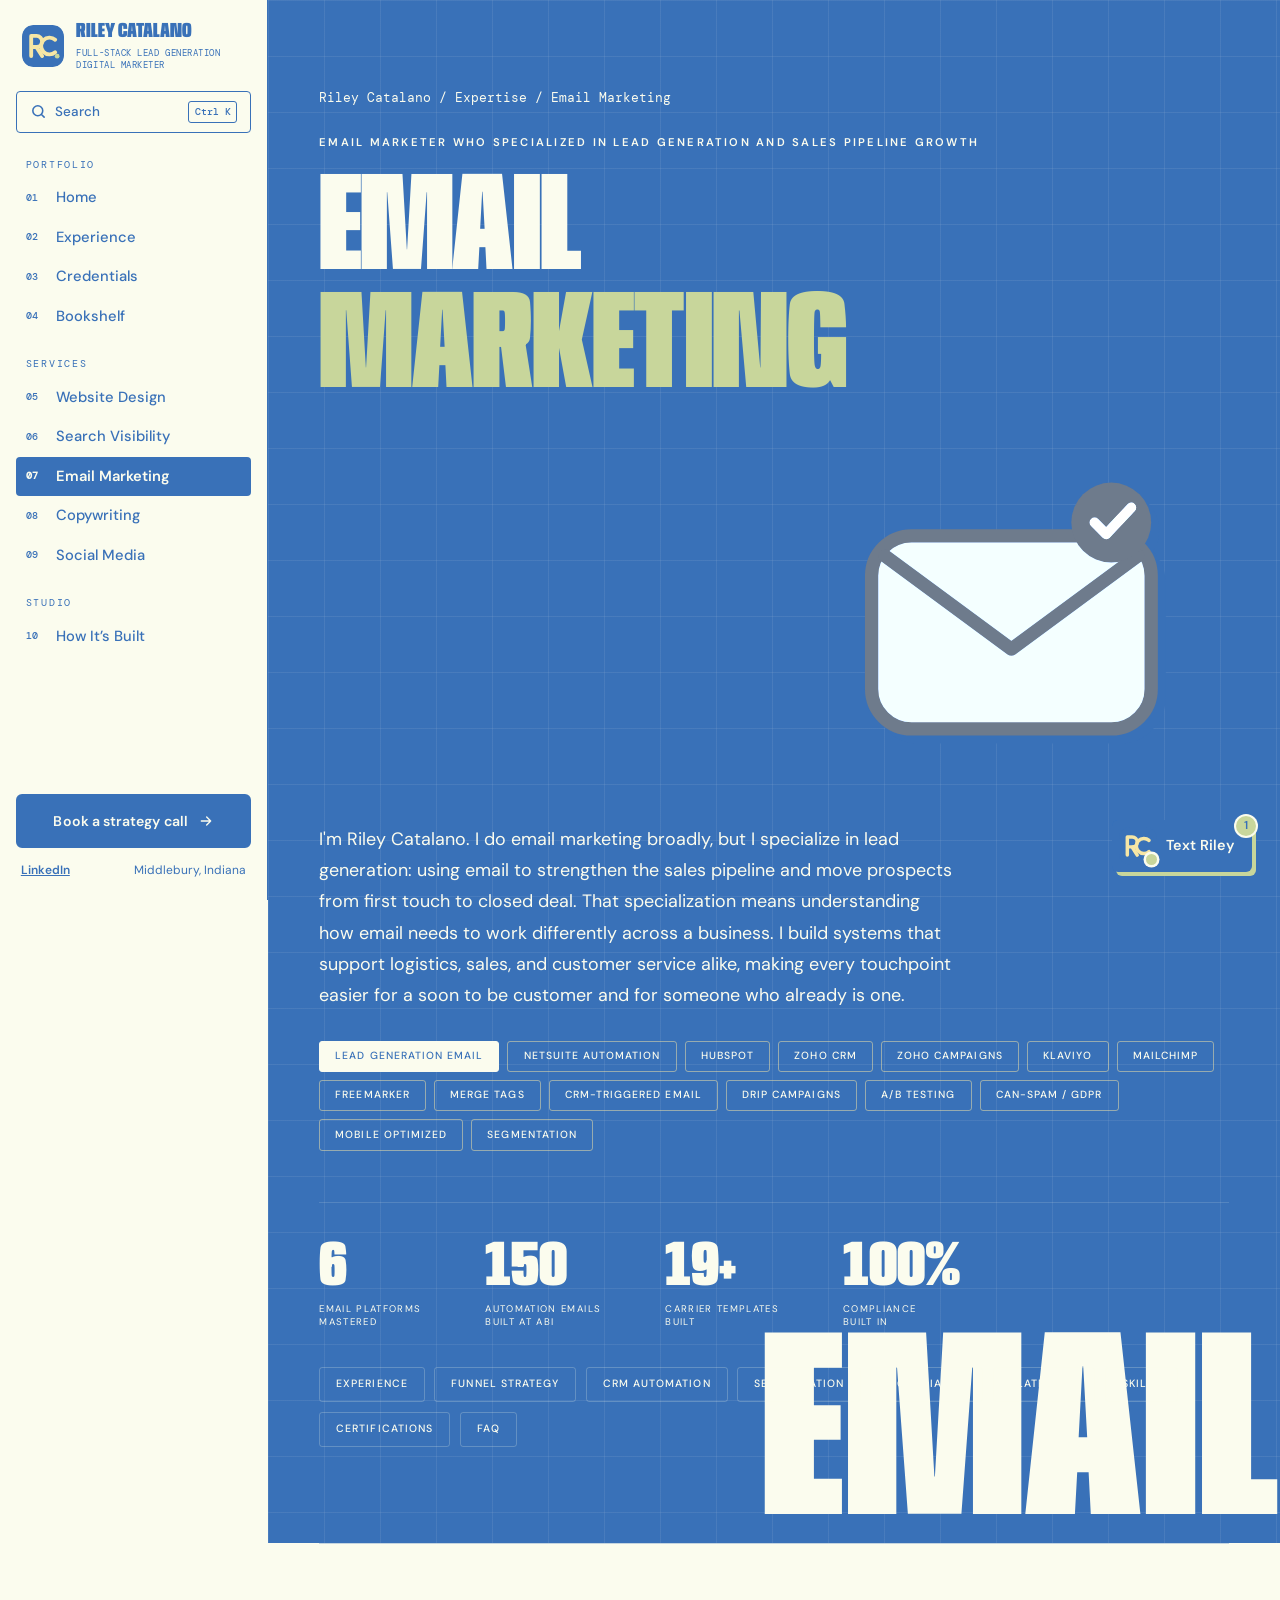
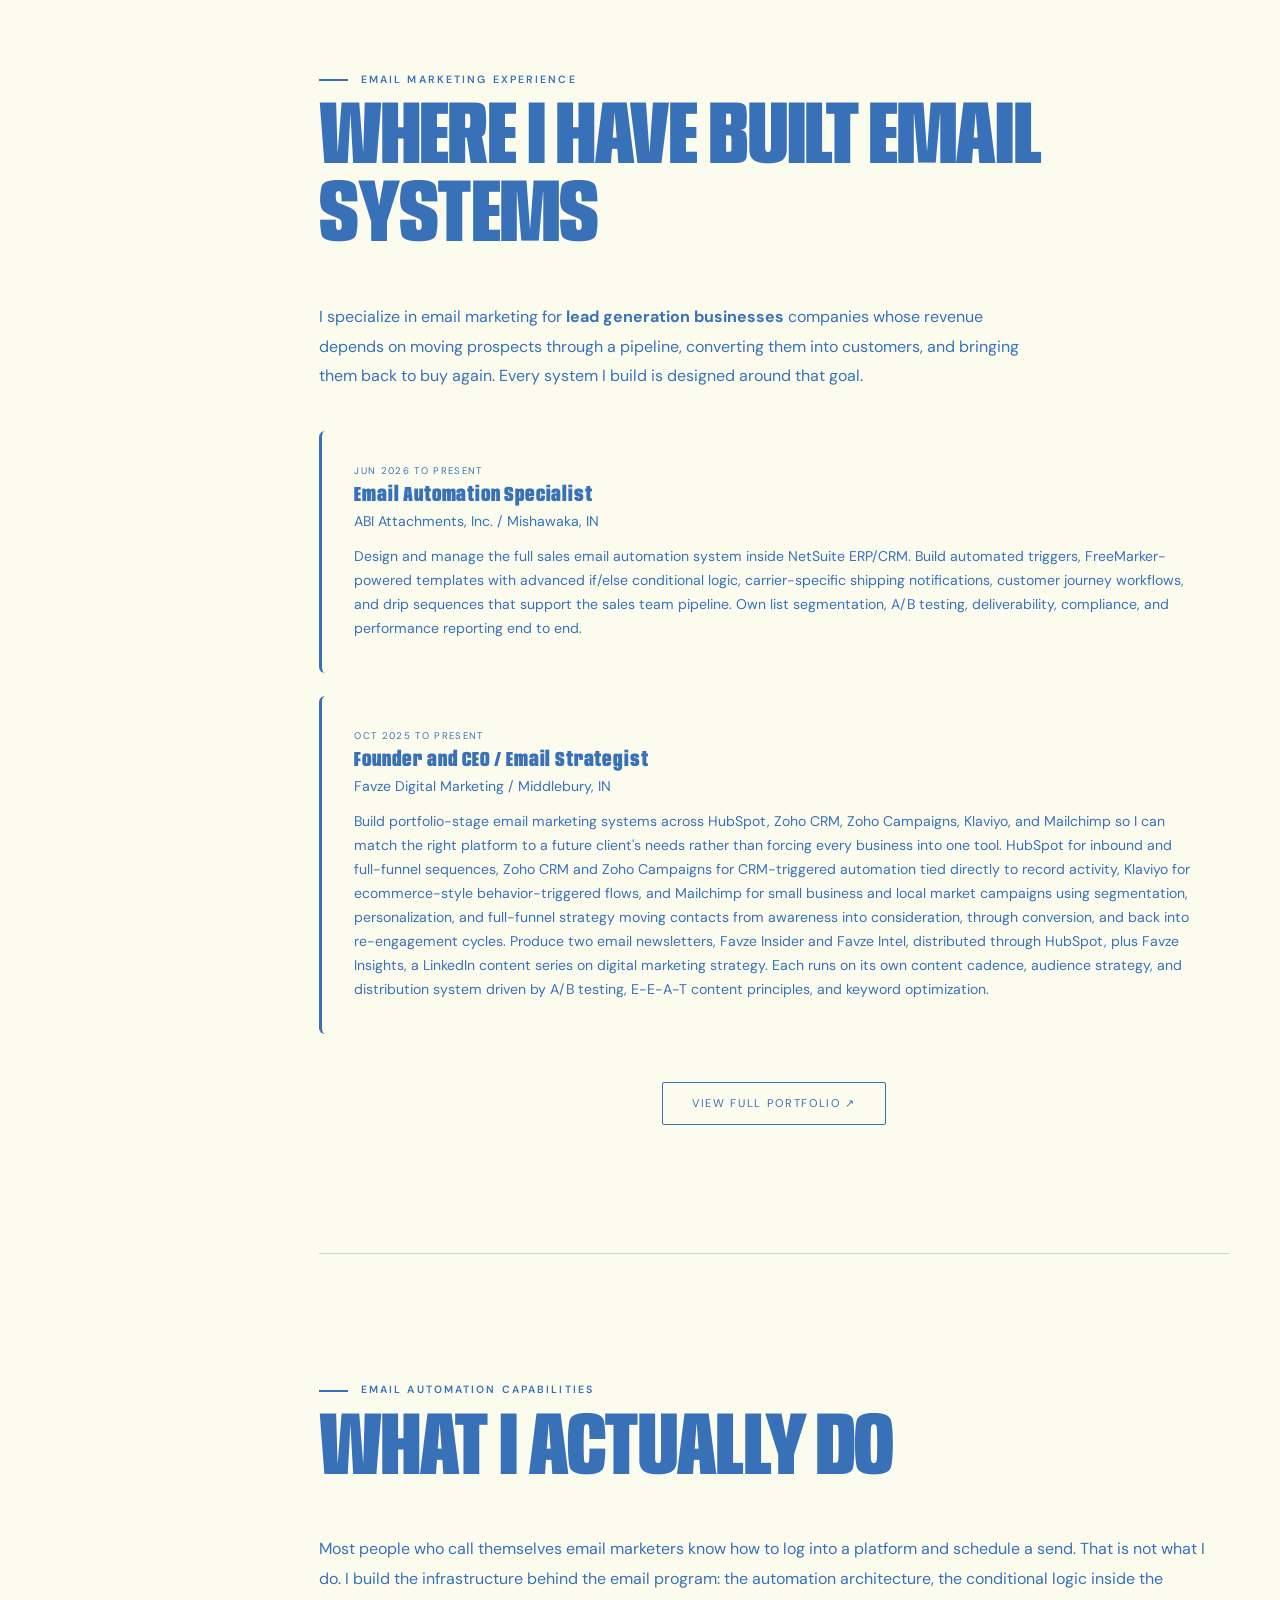
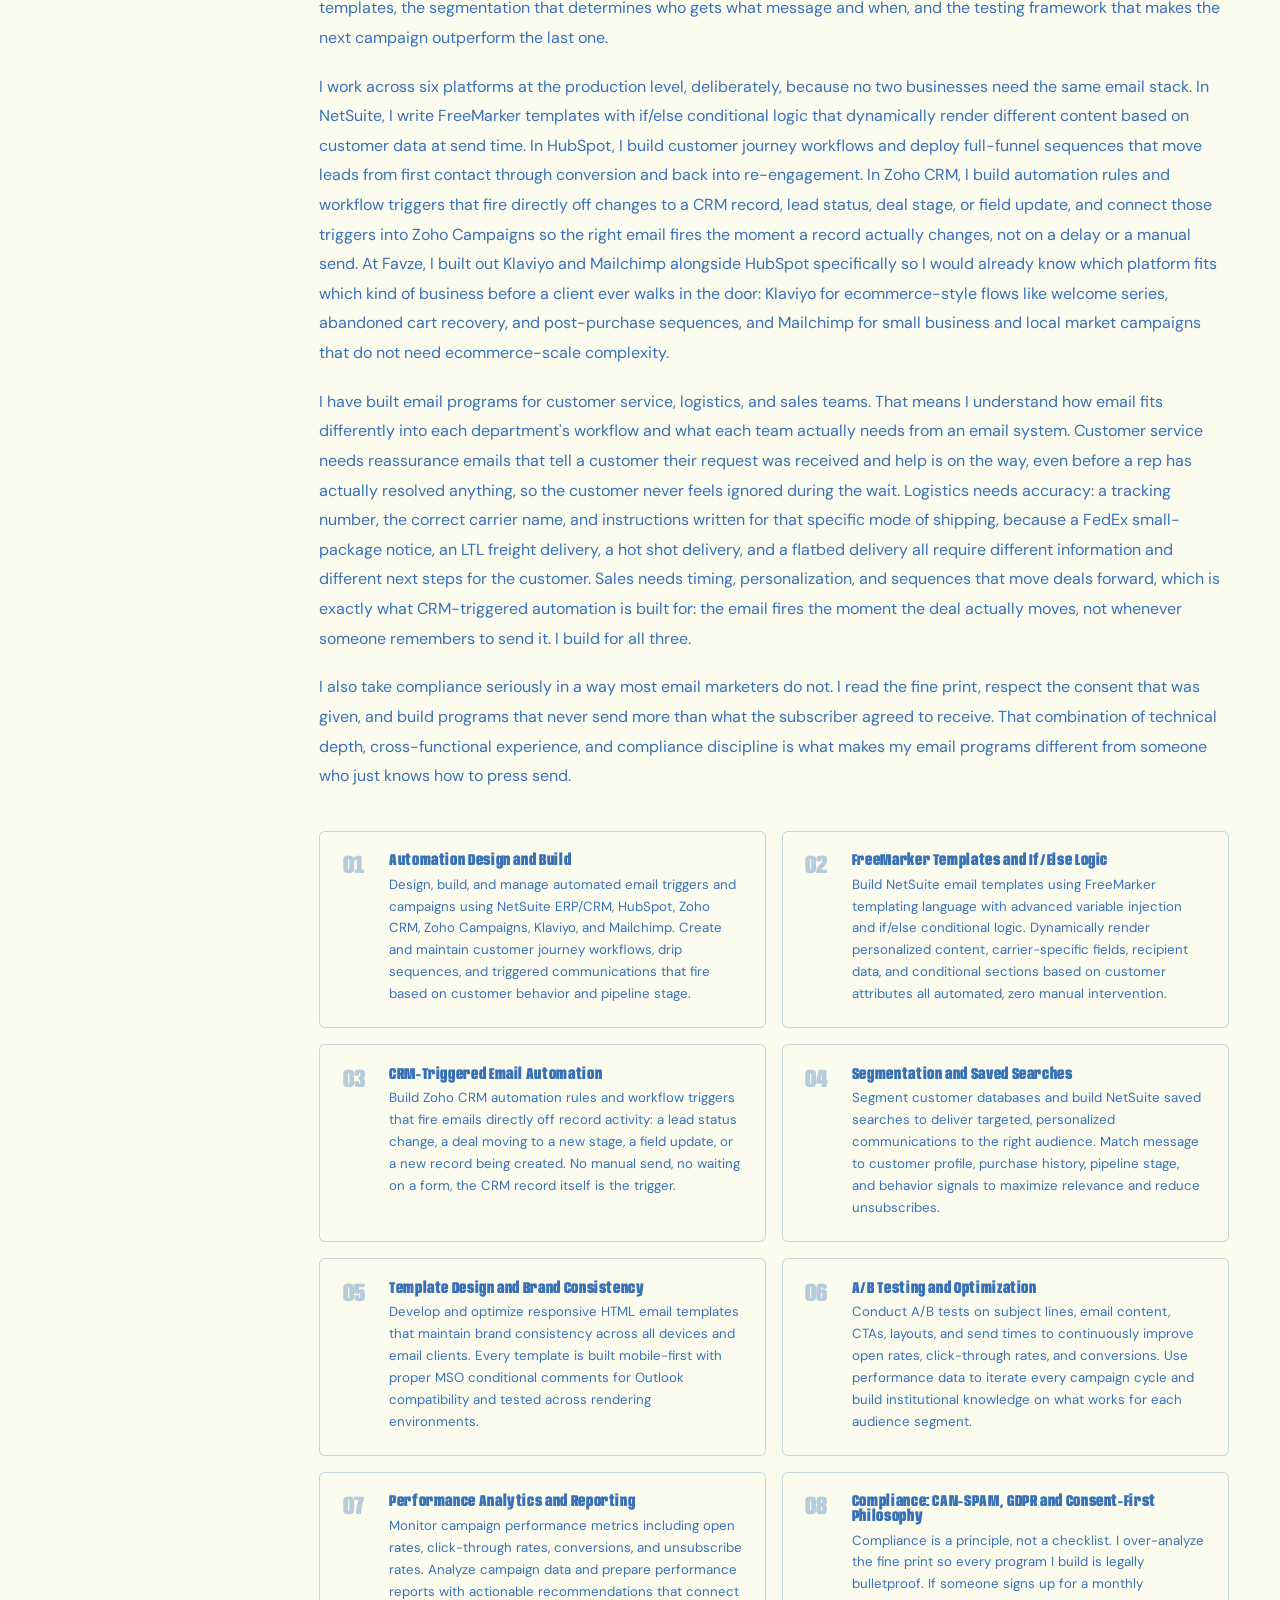
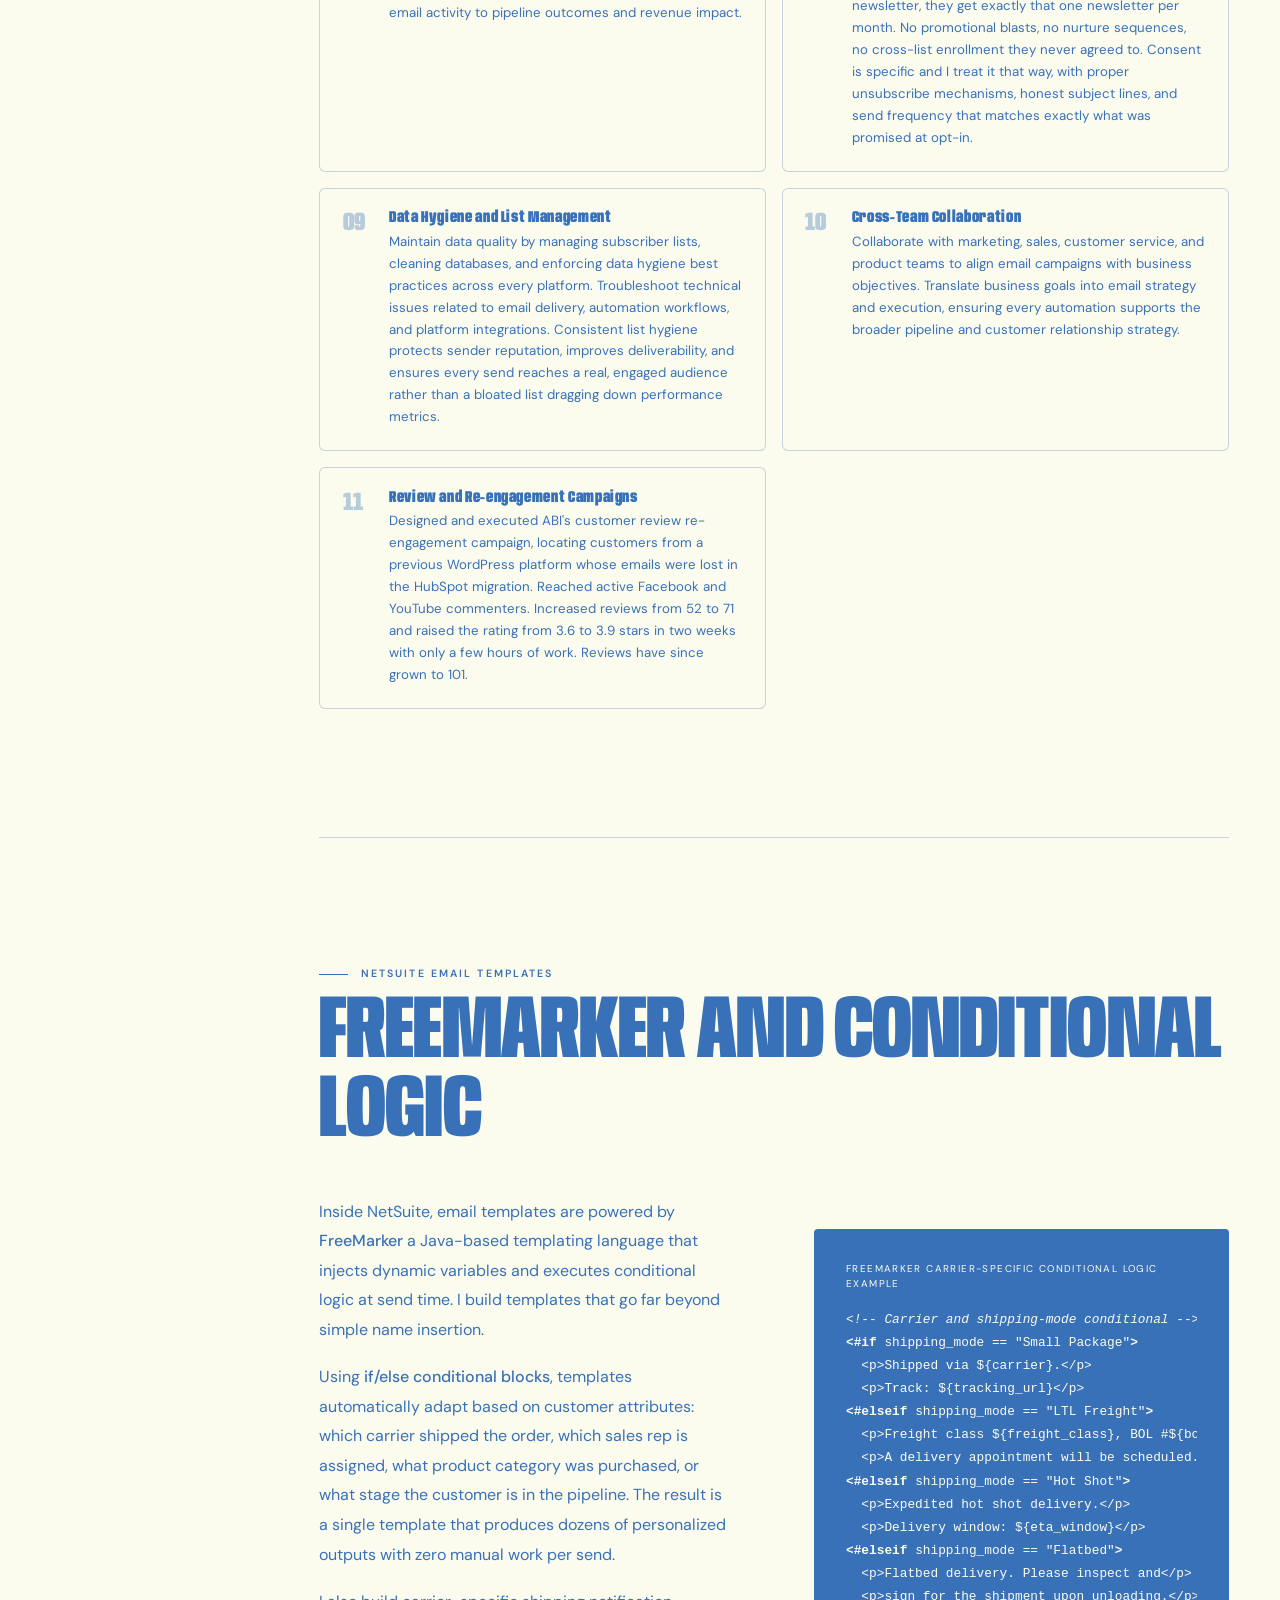
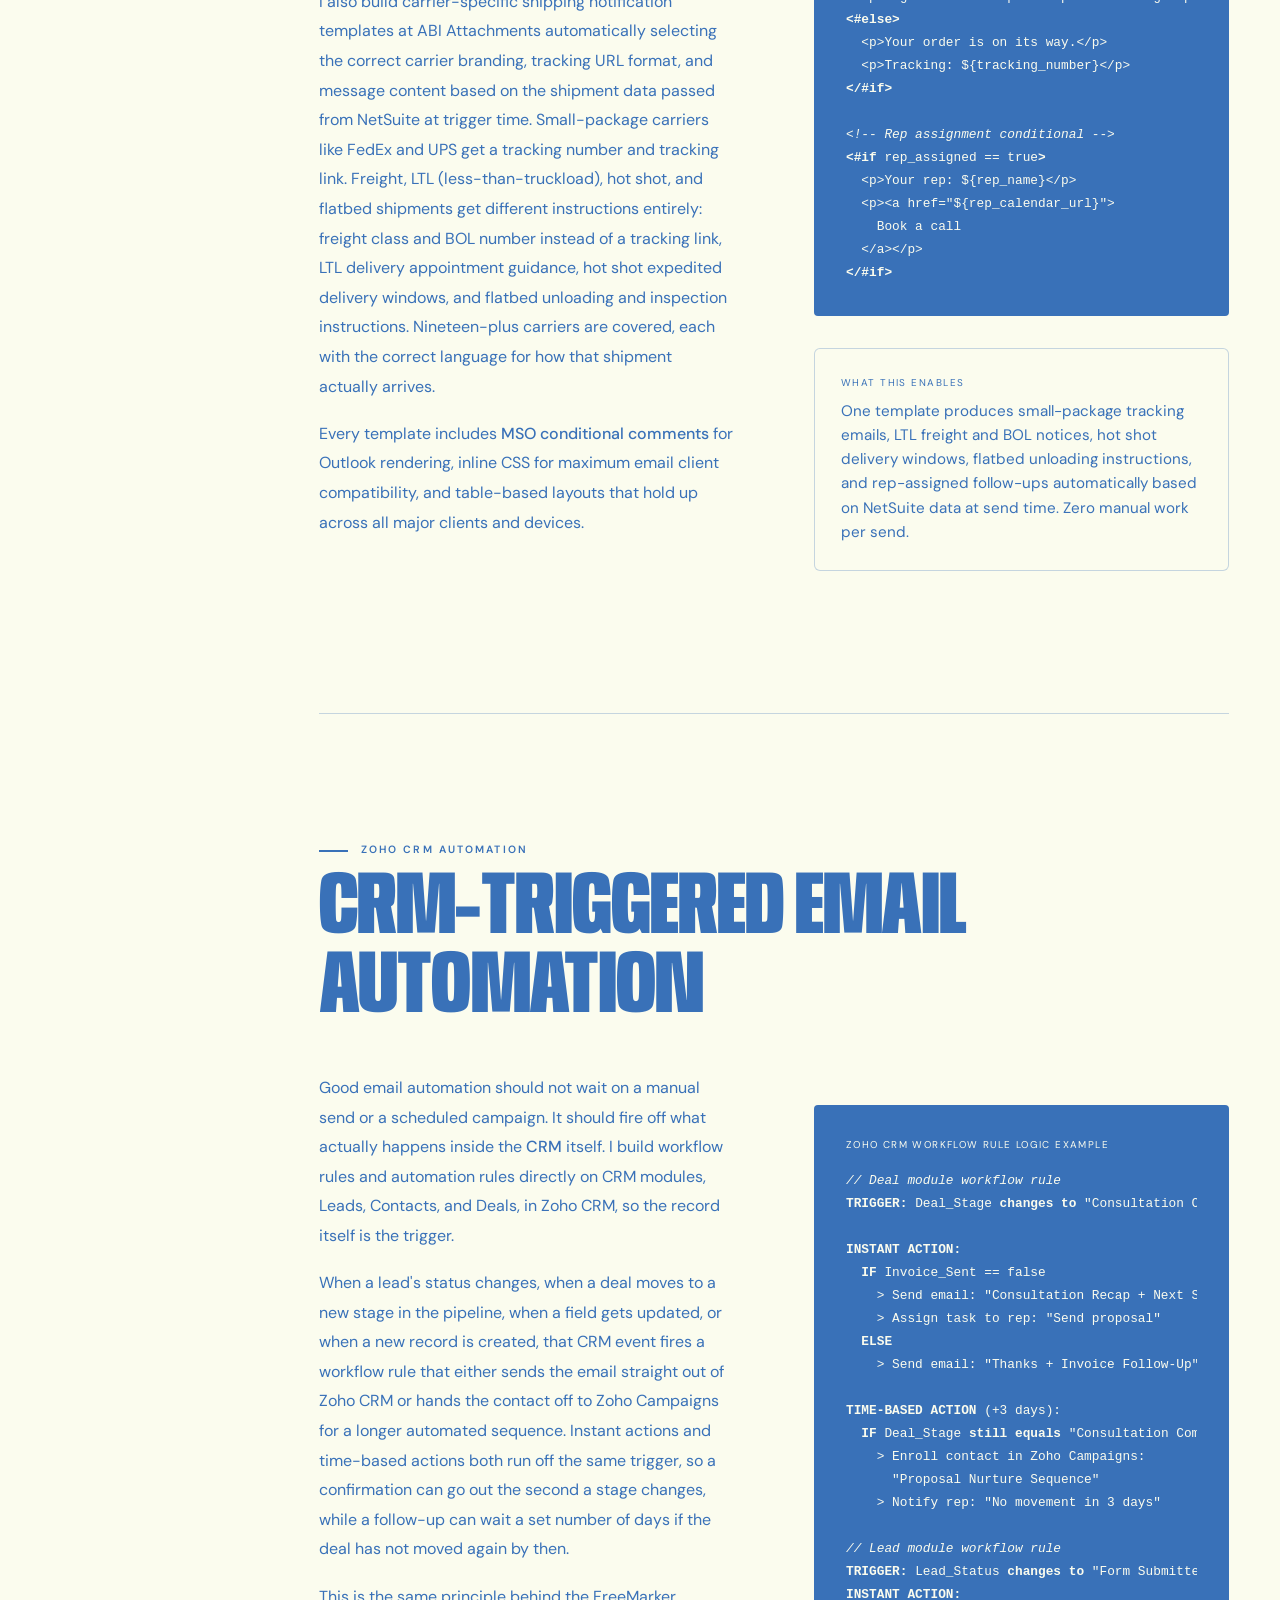
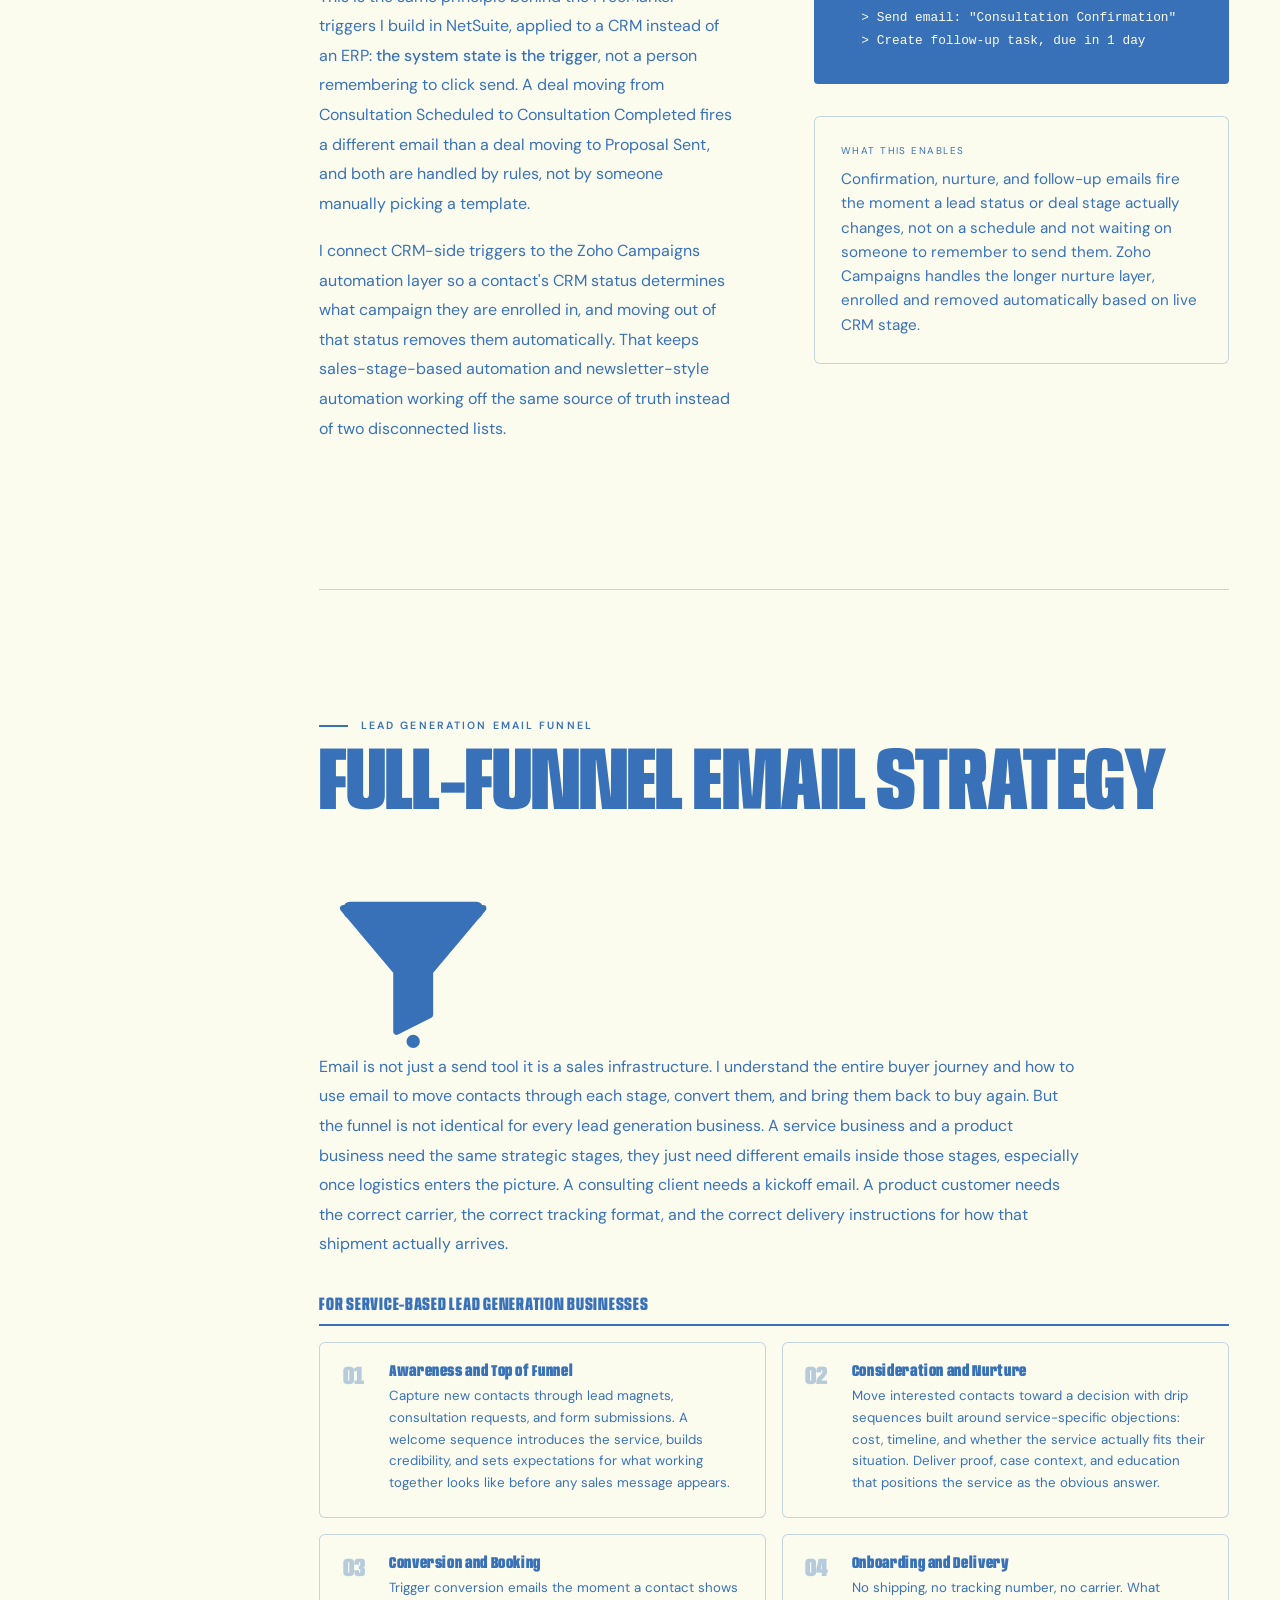
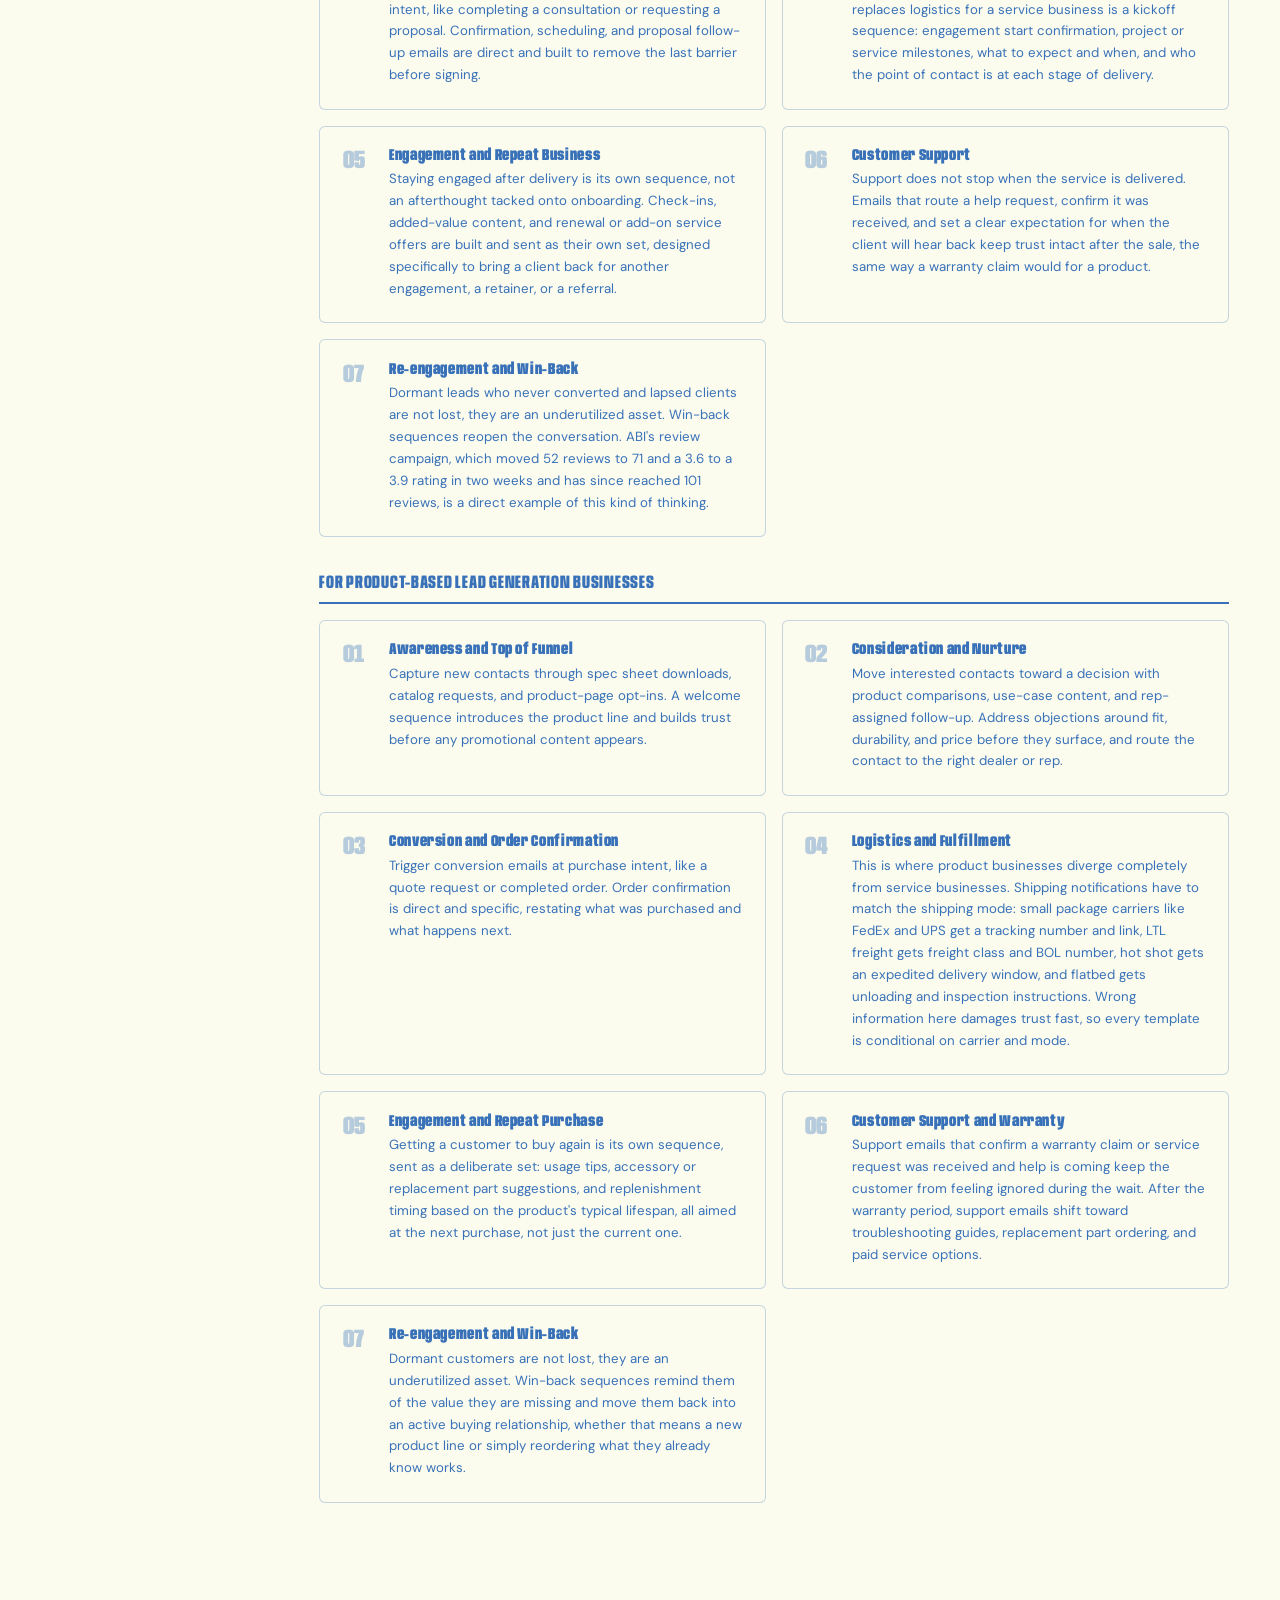
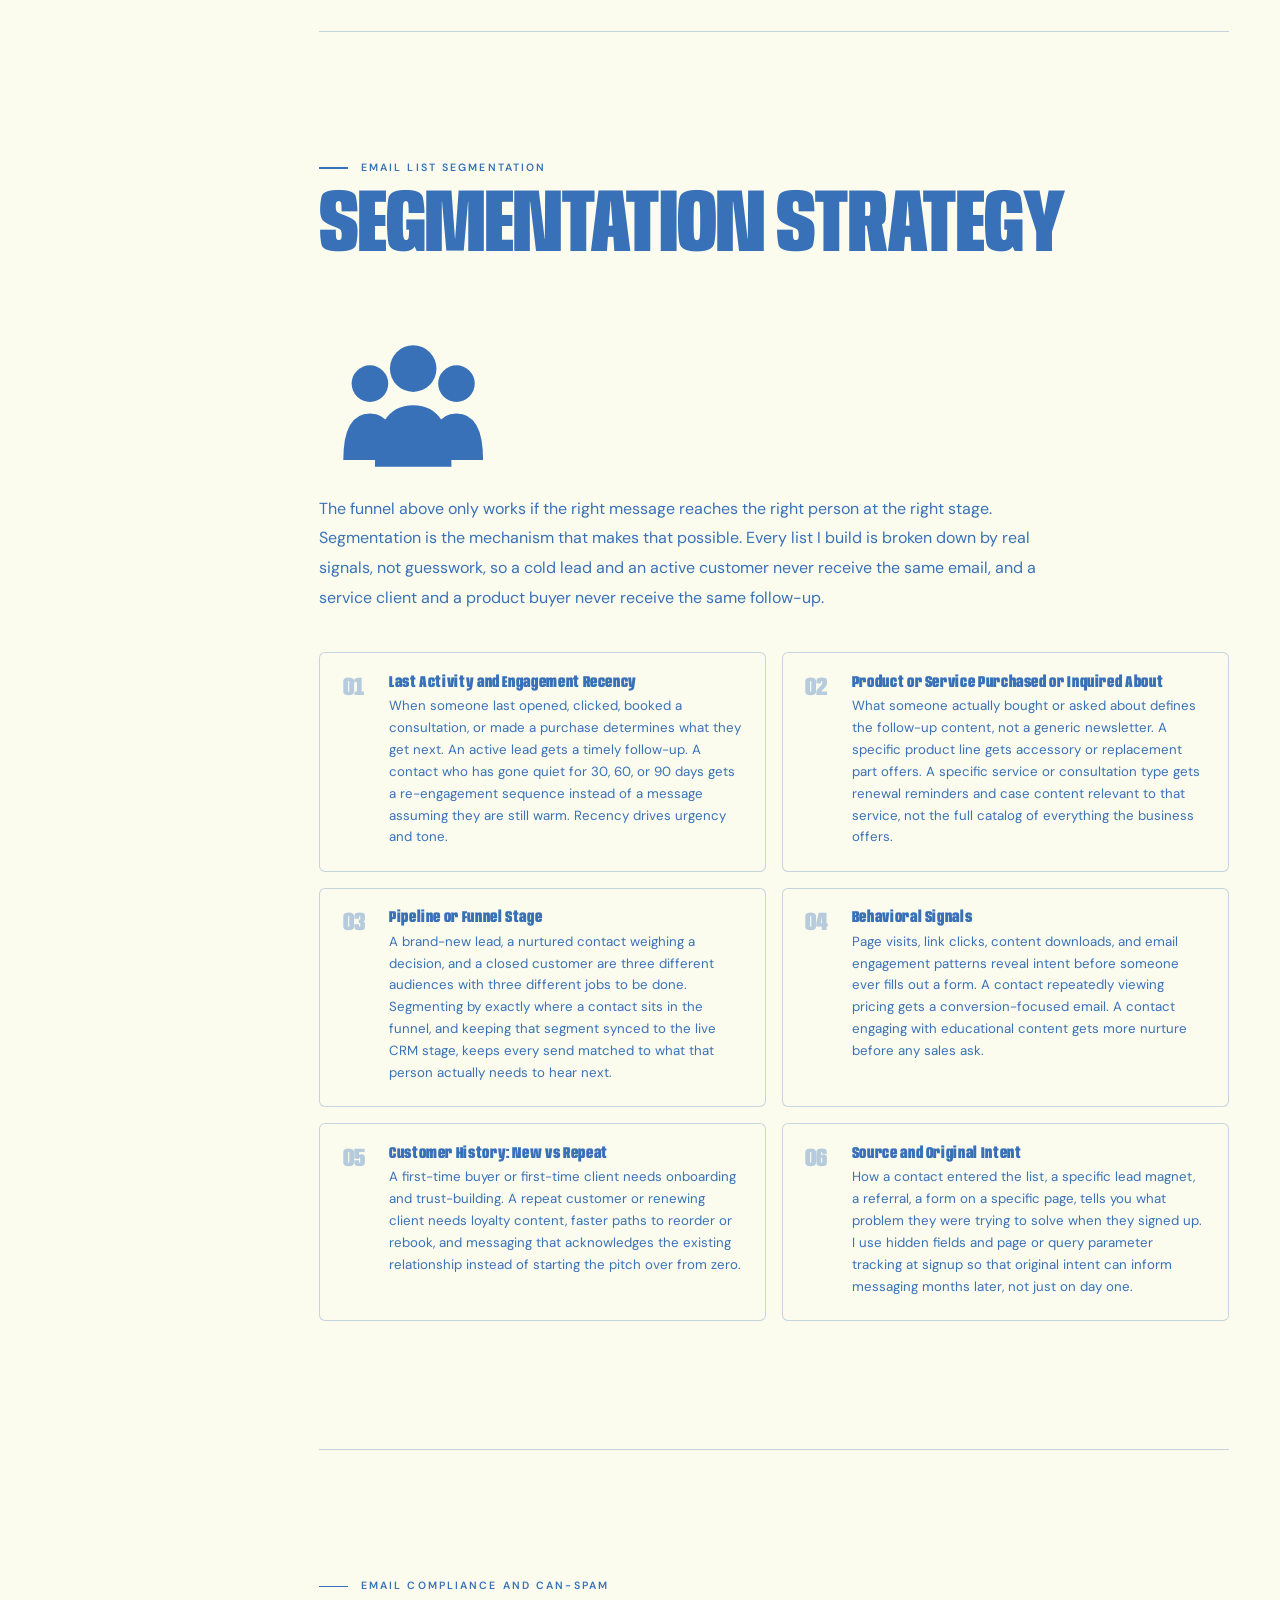
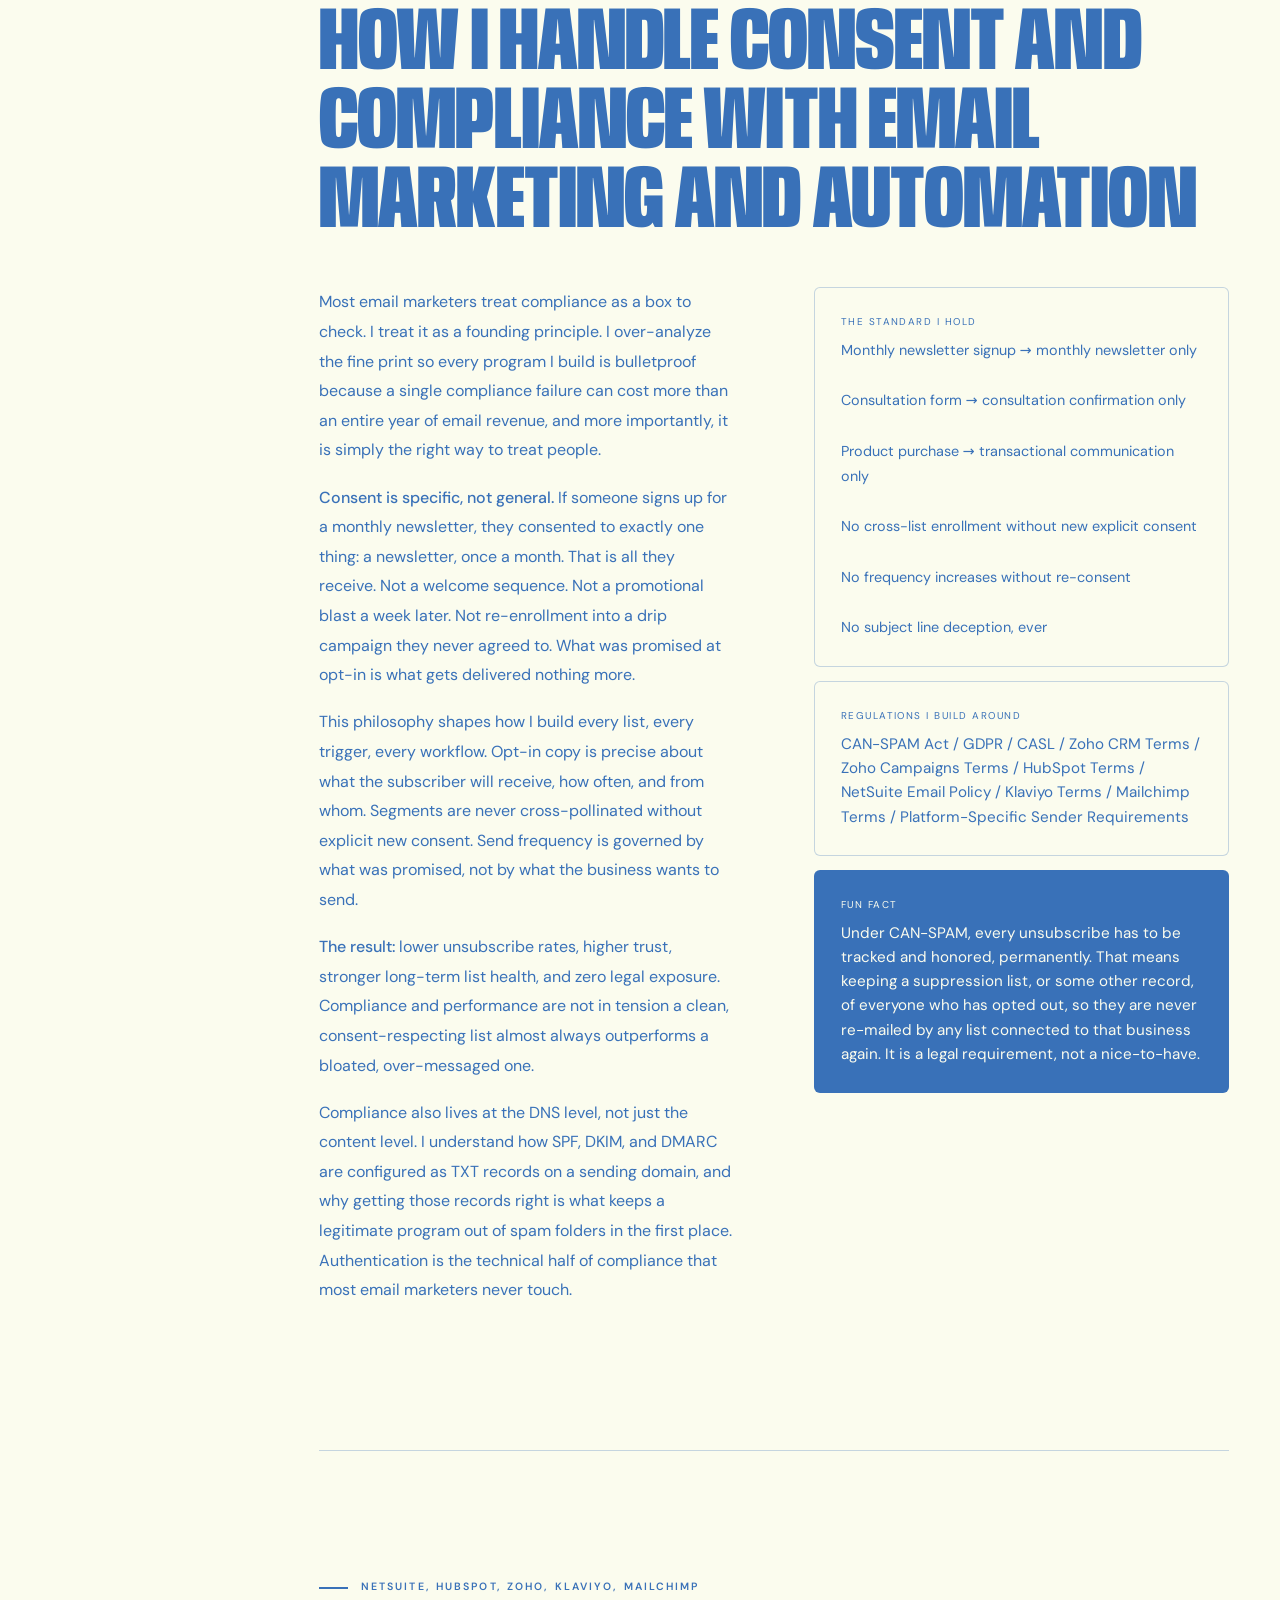
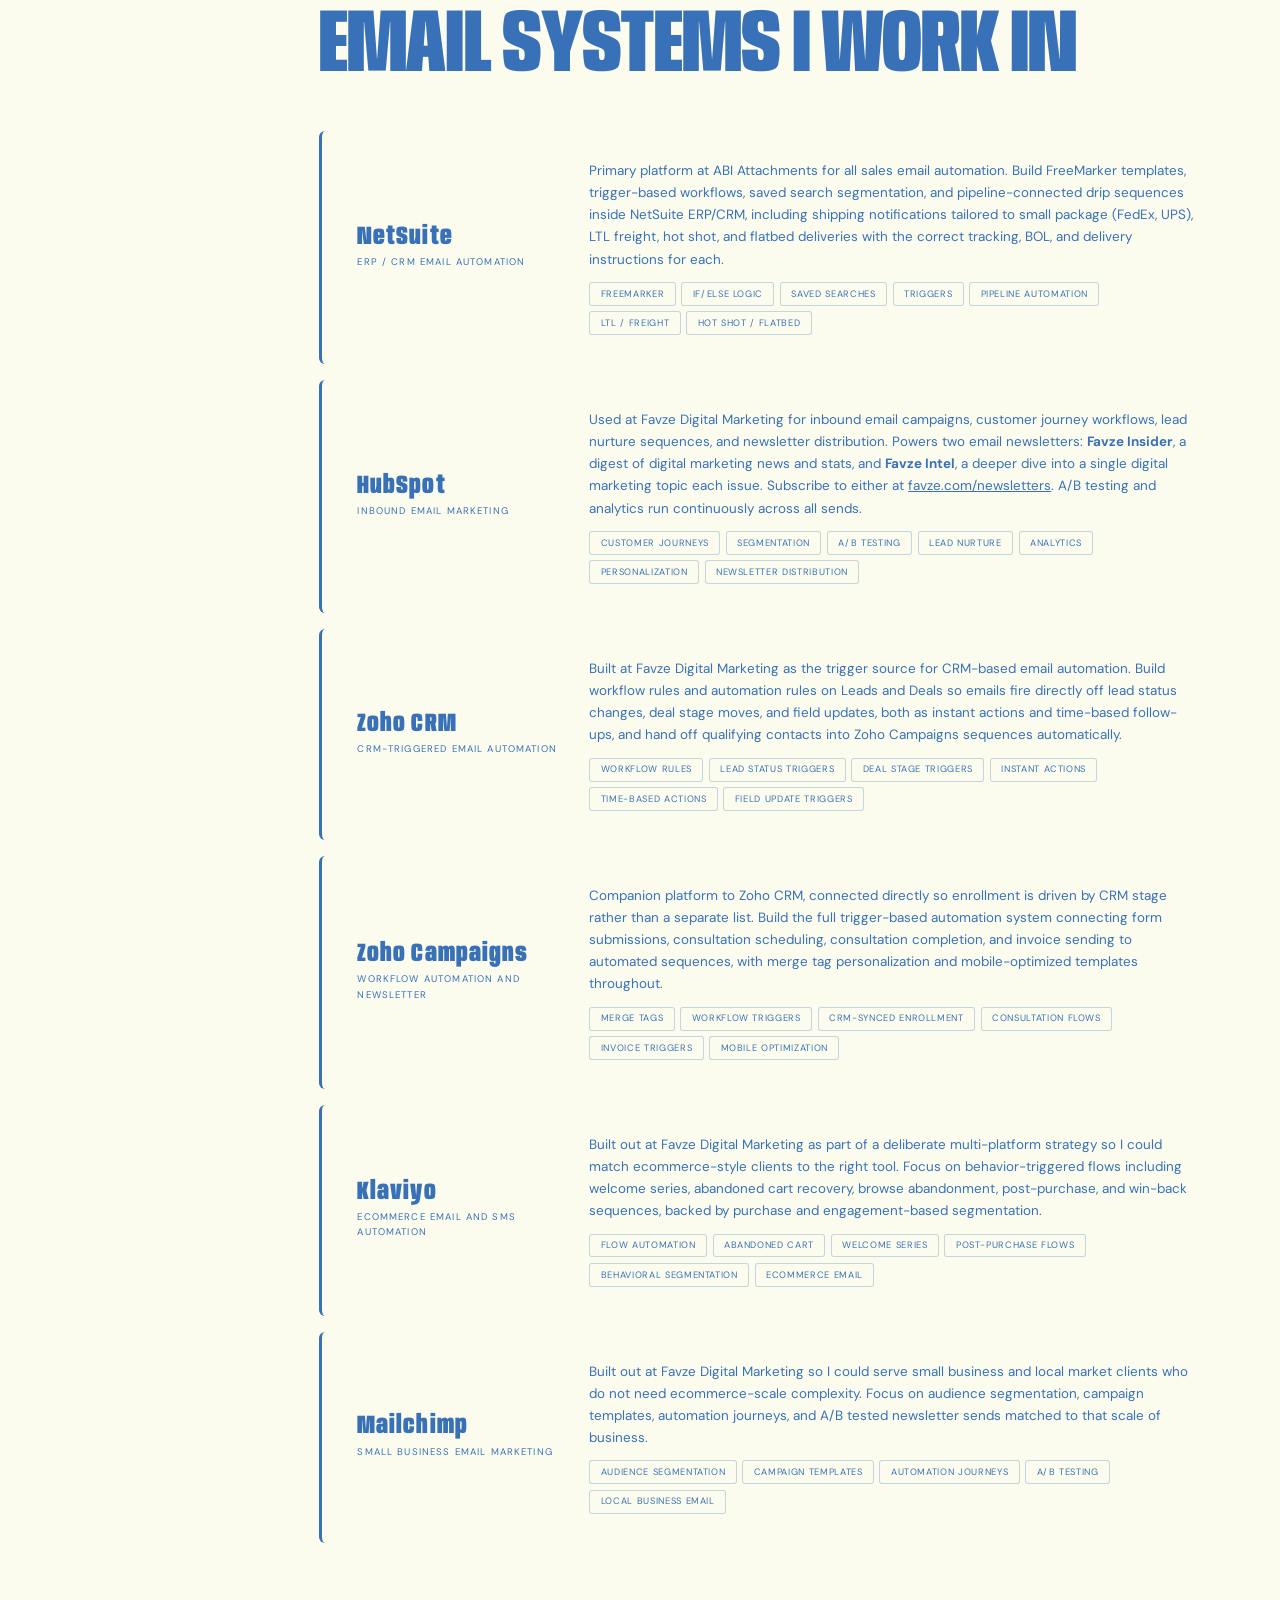
<file: email-marketing.html>
<!DOCTYPE html>
<html lang="en">
<head>
<meta charset="UTF-8">
<meta name="viewport" content="width=device-width, initial-scale=1.0">
<title>Riley Catalano | Email Marketing and Automation Specialist</title>

<!-- Primary SEO -->
<meta name="description" content="Riley Catalano does email marketing broadly, specialized in lead generation to strengthen sales pipelines and support logistics, sales, and customer service. Hands-on experience in NetSuite, HubSpot, Zoho CRM, Zoho Campaigns, Klaviyo, and Mailchimp. Builds automated lead gen workflows, FreeMarker templates, CRM-triggered emails, drip campaigns, and full-funnel email strategy that drives pipeline and revenue.">
<meta name="keywords" content="Riley Catalano, email marketing lead generation, email automation specialist, NetSuite email automation, HubSpot email marketing, Zoho CRM automation, Zoho Campaigns, CRM-triggered email, Klaviyo email marketing, Mailchimp email marketing, FreeMarker templates, lead generation email strategy, drip campaigns, sales pipeline email automation, Northern Indiana">
<meta name="author" content="Riley Catalano">
<meta name="robots" content="index, follow">
<link rel="canonical" href="https://rileycatalano.com/email-marketing">

<!-- Open Graph -->
<meta property="og:type" content="website">
<meta property="og:title" content="Riley Catalano | Email Marketing and Automation Specialist">
<meta property="og:description" content="Email marketing specialized in lead generation and sales pipeline growth. Hands-on NetSuite, HubSpot, Zoho CRM, Zoho Campaigns, Klaviyo, and Mailchimp experience. FreeMarker templates, CRM-triggered automation, if/else logic, drip campaigns, A/B testing, and full sales pipeline automation.">
<meta property="og:url" content="https://rileycatalano.com/email-marketing">
<meta property="og:site_name" content="Riley Catalano Portfolio">

<!-- Twitter/X Card -->
<meta name="twitter:card" content="summary_large_image">
<meta name="twitter:title" content="Riley Catalano | Email Marketing and Automation Specialist">
<meta name="twitter:description" content="Email marketing specialized in lead generation and sales pipeline growth. NetSuite, HubSpot, Zoho CRM, Zoho Campaigns, Klaviyo, Mailchimp. FreeMarker, CRM-triggered automation, drip campaigns, A/B testing, pipeline automation.">

<!-- Schema -->
<script type="application/ld+json">
{
  "@context": "https://schema.org",
  "@type": "ProfilePage",
  "mainEntity": {
    "@type": "Person",
    "name": "Riley Catalano",
    "jobTitle": "Email Automation Specialist",
    "description": "Email marketing specialized in lead generation and sales pipeline growth. Hands-on experience in NetSuite ERP/CRM, HubSpot, Zoho CRM, Zoho Campaigns, Klaviyo, and Mailchimp. Builds automated email workflows, CRM-triggered sends, FreeMarker templates, drip campaigns, and data-driven email strategy that supports logistics, sales, and customer service.",
    "url": "https://rileycatalano.com/email-marketing",
    "sameAs": [
      "https://www.linkedin.com/in/rileycatalano/",
      "https://rileycatalano.com"
    ],
    "worksFor": [
      {
        "@type": "Organization",
        "name": "ABI Attachments, Inc.",
        "url": "https://abiattachments.com"
      },
      {
        "@type": "Organization",
        "name": "Favze Digital Marketing",
        "url": "https://favze.com"
      }
    ],
    "knowsAbout": [
      "Email Automation",
      "NetSuite ERP CRM Email Automation",
      "HubSpot Email Marketing",
      "Zoho CRM Automation",
      "Zoho Campaigns",
      "CRM-Triggered Email Workflows",
      "Klaviyo Email Marketing",
      "Mailchimp Email Marketing",
      "FreeMarker Templates",
      "Drip Campaigns",
      "Customer Journey Workflows",
      "A/B Testing",
      "Email Segmentation",
      "CAN-SPAM Compliance",
      "GDPR Compliance",
      "Suppression List Management",
      "SPF DKIM DMARC Email Authentication",
      "DNS TXT Record Configuration",
      "Database Hygiene",
      "Email Deliverability",
      "Campaign Performance Analytics",
      "Sales Pipeline Automation"
    ]
  }
}
</script>

<script type="application/ld+json">
{
  "@context": "https://schema.org",
  "@type": "FAQPage",
  "mainEntity": [
    {
      "@type": "Question",
      "name": "What email platforms does Riley Catalano work with?",
      "acceptedAnswer": {
        "@type": "Answer",
        "text": "Riley works with NetSuite ERP/CRM for sales automation, HubSpot for inbound email marketing and customer journey workflows, Zoho CRM and Zoho Campaigns for CRM-triggered automation and campaign management, and Klaviyo and Mailchimp for ecommerce and small business email marketing. Riley is experienced across all six platforms."
      }
    },
    {
      "@type": "Question",
      "name": "What is FreeMarker and how does Riley use it?",
      "acceptedAnswer": {
        "@type": "Answer",
        "text": "FreeMarker is a templating engine used inside NetSuite to dynamically personalize email content. Riley uses FreeMarker variables and if/else conditional logic to render personalized content, dynamic product fields, recipient-specific data, and conditional sections based on customer attributes all without manual intervention."
      }
    },
    {
      "@type": "Question",
      "name": "What types of email automations has Riley built?",
      "acceptedAnswer": {
        "@type": "Answer",
        "text": "Riley has designed and built automated email trigger systems in NetSuite, CRM-based triggered workflows in Zoho CRM tied to lead status and deal stage changes, carrier-specific shipping notification templates, sales pipeline drip sequences, customer journey workflows, and re-engagement campaigns. Riley also manages subscriber segmentation, saved searches, A/B testing, and compliance with CAN-SPAM and GDPR."
      }
    },
    {
      "@type": "Question",
      "name": "How does Riley approach email compliance?",
      "acceptedAnswer": {
        "@type": "Answer",
        "text": "Riley builds all email programs with CAN-SPAM Act and GDPR compliance built in from the start including proper unsubscribe mechanisms, sender identification, honest subject lines, data privacy handling, and subscriber consent management."
      }
    },
    {
      "@type": "Question",
      "name": "Does Riley Catalano handle email authentication and DNS setup?",
      "acceptedAnswer": {
        "@type": "Answer",
        "text": "Yes. Riley understands how SPF, DKIM, and DMARC are configured as TXT records on a sending domain, and how correct DNS authentication keeps legitimate email programs out of spam folders."
      }
    },
    {
      "@type": "Question",
      "name": "Is it legally required to track email unsubscribes?",
      "acceptedAnswer": {
        "@type": "Answer",
        "text": "Yes. Under the CAN-SPAM Act, businesses must track and honor every unsubscribe permanently, typically through a suppression list, so opted-out contacts are never re-mailed by any connected list."
      }
    },
    {
      "@type": "Question",
      "name": "Where can I subscribe to Riley Catalano's newsletters?",
      "acceptedAnswer": {
        "@type": "Answer",
        "text": "At favze.com/newsletters. Favze Insider is a digest of digital marketing news and stats, and Favze Intel is a deeper dive into one digital marketing topic per issue."
      }
    }
  ]
}
</script>

<script type="application/ld+json">
{
  "@context": "https://schema.org",
  "@type": "BreadcrumbList",
  "itemListElement": [
    {
      "@type": "ListItem",
      "position": 1,
      "name": "Riley Catalano",
      "item": "https://rileycatalano.com"
    },
    {
      "@type": "ListItem",
      "position": 2,
      "name": "Email Marketing",
      "item": "https://rileycatalano.com/email-marketing"
    }
  ]
}
</script>

<script async src="https://tally.so/widgets/embed.js"></script>
<meta name="theme-color" content="#3971B8">
<link rel="icon" href="/assets/img/favicon.svg" type="image/svg+xml">
<link rel="preload" href="/assets/fonts/anybody-latin-standard-normal.woff2" as="font" type="font/woff2" crossorigin>
<link rel="preload" href="/assets/fonts/dm-sans-latin-opsz-normal.woff2" as="font" type="font/woff2" crossorigin>
<script>try{if(localStorage.getItem("rc-motion")==="off")document.documentElement.classList.add("rm")}catch(e){}</script>
<link rel="stylesheet" href="/assets/css/site.css">
<style>
@keyframes curspin{0%{transform:translate(-50%,-50%) rotate(0deg);}100%{transform:translate(-50%,-50%) rotate(360deg);}}
.sw{padding:6rem 3rem;max-width:1200px;margin:0 auto;}
.slabel{font-family:var(--body);font-size:.66rem;text-transform:uppercase;letter-spacing:.22em;color:var(--muted);margin-bottom:.7rem;display:flex;align-items:center;gap:.8rem;}
.slabel::before{content:'';display:block;width:1.8rem;height:1px;background:var(--blue);}
.stitle{font-family:var(--display);font-stretch:62%;font-weight:900;font-size:clamp(2.4rem,5vw,4rem);letter-spacing:.02em;line-height:.92;margin-bottom:2.8rem;}
.divider{border:none;border-top:1px solid var(--border);margin:0 3rem;}
/* Hero */
#hero{min-height:100vh;display:flex;flex-direction:column;justify-content:center;padding:9rem 3rem 5rem;position:relative;overflow:hidden;}
.heye{font-family:var(--body);font-size:.7rem;letter-spacing:.22em;text-transform:uppercase;color:var(--muted);margin-bottom:1.4rem;opacity:0;animation:fu .8s .15s forwards;}
.hname{font-family:var(--display);font-stretch:62%;font-weight:900;font-size:clamp(4rem,11vw,11rem);line-height:.9;color:var(--ink);opacity:0;animation:fu .9s .3s forwards;}
.hname span{color:var(--blue);display:block;}
.hsub{max-width:580px;font-size:1.05rem;line-height:1.75;color:var(--muted);margin-top:2.2rem;opacity:0;animation:fu .9s .45s forwards;}
.htags{display:flex;flex-wrap:wrap;gap:.5rem;margin-top:1.8rem;opacity:0;animation:fu .9s .6s forwards;}
.htag{font-family:var(--body);font-size:.65rem;letter-spacing:.1em;text-transform:uppercase;background:var(--tag-bg);color:var(--ink);padding:.32rem .85rem;border-radius:2px;}
.htag-b{background:var(--blue);color:#FBFCEE;}
.hstats{display:flex;gap:3rem;margin-top:3.2rem;opacity:0;animation:fu .9s .75s forwards;flex-wrap:wrap;}
.snum{font-family:var(--display);font-stretch:62%;font-weight:900;font-size:2.6rem;color:var(--ink);line-height:1;}
.slbl2{font-family:var(--body);font-size:.6rem;text-transform:uppercase;letter-spacing:.14em;color:var(--muted);margin-top:.18rem;line-height:1.4;}
.hwm{position:absolute;bottom:-1.5rem;right:-1rem;font-family:var(--display);font-stretch:62%;font-weight:900;font-size:21vw;color:#3971B8;pointer-events:none;line-height:1;white-space:nowrap;user-select:none;}
.hero-title-row{display:flex;align-items:center;justify-content:space-between;gap:clamp(1rem,3vw,2.5rem);flex-wrap:wrap;}
.mail-icon{width:clamp(8rem,26vw,26rem);height:auto;flex-shrink:0;margin-left:auto;margin-right:clamp(1rem,4vw,4rem);opacity:0;animation:fu .9s .3s forwards,wiggle 2.2s ease-in-out 1.2s infinite;}
@keyframes wiggle{0%,100%{transform:rotate(-8deg) translateY(0);}20%{transform:rotate(8deg) translateY(-4px);}40%{transform:rotate(-7deg) translateY(0);}60%{transform:rotate(7deg) translateY(-4px);}80%{transform:rotate(-4deg) translateY(0);}}
@media(max-width:600px){.mail-icon{width:6rem;}}
@keyframes fu{from{opacity:0;transform:translateY(22px);}to{opacity:1;transform:none;}}
/* Jump links (in-page section nav,moved out of the top nav to match the site's cross-page nav pattern) */
.jump{display:flex;flex-wrap:wrap;gap:.6rem;margin-top:2.4rem;opacity:0;animation:fu .9s .9s forwards;}
.jump a{font-family:var(--body);font-size:.66rem;text-transform:uppercase;letter-spacing:.1em;color:var(--muted);text-decoration:none;padding:.5rem 1rem;border:1px solid var(--border);border-radius:100px;transition:all .2s;}
.jump a:hover{color:#FBFCEE;background:var(--blue);border-color:var(--blue);}
/* Breadcrumb */
.breadcrumb{font-family:var(--body);font-size:.65rem;text-transform:uppercase;letter-spacing:.12em;color:var(--muted);margin-bottom:1.4rem;display:flex;align-items:center;gap:.6rem;opacity:0;animation:fu .8s .05s forwards;}
/* Role card */
.role-grid{display:flex;flex-direction:column;gap:1.4rem;margin-bottom:3rem;}
.role-card{background:var(--card-bg);border-radius:4px;padding:2rem;border-left:3px solid var(--blue);transition:transform .2s;}
.role-card:hover{transform:translateY(-3px);}
.role-card-label{font-family:var(--body);font-size:.6rem;text-transform:uppercase;letter-spacing:.14em;color:var(--blue);margin-bottom:.5rem;}
.role-card-title{font-family:var(--display);font-stretch:62%;font-weight:900;font-size:1.3rem;letter-spacing:.04em;color:var(--ink);margin-bottom:.3rem;line-height:.92;}
.role-card-company{font-size:.88rem;color:var(--muted);margin-bottom:.8rem;}
.role-card-desc{font-size:.88rem;line-height:1.7;color:#3971B8;}
/* Responsibilities */
.resp-grid{display:grid;grid-template-columns:1fr 1fr;gap:1rem;}
.resp-item{background:var(--white);border:1px solid var(--border);border-radius:4px;padding:1.4rem;display:flex;gap:.9rem;align-items:flex-start;transition:border-color .2s,box-shadow .2s;height:100%;}
.resp-item:hover{border-color:var(--blue);box-shadow:0 4px 16px rgba(57,113,184,.08);}
.resp-num{font-family:var(--display);font-stretch:62%;font-weight:900;font-size:1.6rem;color:var(--blue);line-height:1;flex-shrink:0;opacity:.35;min-width:2rem;}
.resp-title{font-family:var(--display);font-stretch:62%;font-weight:900;font-size:1rem;letter-spacing:.04em;color:var(--ink);margin-bottom:.3rem;line-height:.92;}
.resp-desc{font-size:.83rem;line-height:1.65;color:var(--muted);}
.resp-grid-wrap{display:grid;grid-template-columns:1fr 1fr;gap:1rem;align-items:stretch;}
.funnel-track-label{font-family:var(--display);font-stretch:62%;font-weight:800;font-size:1.15rem;letter-spacing:.04em;line-height:.92;color:var(--blue);text-transform:uppercase;margin:2.4rem 0 1rem;padding-bottom:.6rem;border-bottom:2px solid var(--blue);}
.resp-grid-wrap:first-of-type .funnel-track-label{margin-top:0;}
.icon-fun{display:inline-block;vertical-align:middle;margin-left:.7rem;margin-right:clamp(.5rem,3vw,3rem);width:clamp(6rem,13vw,12rem);height:clamp(6rem,13vw,12rem);transform-origin:50% 50%;flex-shrink:0;}
.section-title-row{display:flex;align-items:center;justify-content:space-between;flex-wrap:wrap;gap:1rem;}
.icon-funnel{animation:funnelspin 5s ease-in-out infinite;}
@keyframes funnelspin{0%{transform:rotate(0deg) scale(1);}25%{transform:rotate(-8deg) scale(1.1);}50%{transform:rotate(0deg) scale(1);}75%{transform:rotate(8deg) scale(1.1);}100%{transform:rotate(0deg) scale(1);}}
.icon-segments{animation:segwiggle 2.6s ease-in-out infinite;}
@keyframes segwiggle{0%,100%{transform:rotate(0deg) scale(1);}25%{transform:rotate(20deg) scale(1.1);}50%{transform:rotate(0deg) scale(1);}75%{transform:rotate(-20deg) scale(1.1);}}
/* Platform cards */
.platform-grid{display:flex;flex-direction:column;gap:1rem;}
.platform-card{background:var(--card-bg);border-radius:4px;padding:1.8rem 2.2rem;text-align:left;transition:transform .18s,background .18s;display:grid;grid-template-columns:200px 1fr;gap:2rem;align-items:center;border-left:3px solid var(--blue);}
.platform-card:hover{transform:translateX(4px);background:#F6E6A5;}
.platform-name{font-family:var(--display);font-stretch:62%;font-weight:900;font-size:1.6rem;letter-spacing:.04em;color:var(--ink);margin-bottom:.3rem;line-height:.92;}
.platform-type{font-family:var(--body);font-size:.6rem;text-transform:uppercase;letter-spacing:.12em;color:var(--blue);}
.platform-desc{font-size:.84rem;line-height:1.65;color:var(--muted);margin-bottom:.7rem;}
.platform-tags{display:flex;flex-wrap:wrap;gap:.35rem;justify-content:flex-start;}
.ptag{font-family:var(--body);font-size:.58rem;text-transform:uppercase;letter-spacing:.07em;background:var(--tag-bg);color:var(--ink);padding:.22rem .65rem;border-radius:2px;}
/* Code block */
.code-section{background:var(--ink);border-radius:4px;padding:2rem;margin:2rem 0;overflow-x:auto;}
.code-label{font-family:var(--body);font-size:.62rem;text-transform:uppercase;letter-spacing:.14em;color:#FBFCEE;margin-bottom:1rem;}
.code-block{font-family:var(--body);font-size:.8rem;line-height:1.8;color:#FBFCEE;white-space:pre;overflow-x:auto;}
.code-block .cm{color:#3971B8;}
.code-block .cv{color:#C8D69B;}
.code-block .cs{color:#C8D69B;}
.code-block .ck{color:#C8D69B;}
/* Skills */
.skgrid{display:grid;grid-template-columns:repeat(3,1fr);gap:2.2rem;}
.sgt{font-family:var(--display);font-stretch:62%;font-weight:900;font-size:1.05rem;letter-spacing:.06em;color:var(--ink);margin-bottom:.9rem;padding-bottom:.45rem;border-bottom:2px solid var(--blue);display:inline-block;line-height:.92;}
.sktags{display:flex;flex-wrap:wrap;gap:.38rem;}
.sk{font-family:var(--body);font-size:.62rem;text-transform:uppercase;letter-spacing:.07em;background:var(--tag-bg);color:var(--ink);padding:.28rem .75rem;border-radius:2px;transition:background .18s,color .18s;cursor:default;}
.sk:hover{background:var(--blue);color:#FBFCEE;}
/* Certs */
.clist{display:grid;grid-template-columns:repeat(auto-fill,minmax(255px,1fr));gap:.55rem;}
.ci{background:var(--card-bg);border-radius:3px;padding:.75rem 1rem;font-size:.84rem;color:var(--ink);line-height:1.45;display:flex;align-items:flex-start;gap:.55rem;}
.ci::before{content:'✓';font-family:var(--body);font-size:.65rem;color:#FBFCEE;flex-shrink:0;background:var(--blue);width:17px;height:17px;border-radius:50%;display:flex;align-items:center;justify-content:center;margin-top:.05rem;}
/* FAQ */
.faq-grid{display:flex;flex-direction:column;gap:0;}
.faq-item{border-bottom:1px solid var(--border);padding:0;}
.faq-item:first-of-type{border-top:1px solid var(--border);}
.faq-q{font-family:var(--display);font-stretch:62%;font-weight:900;font-size:1.2rem;letter-spacing:.04em;color:var(--ink);padding:1.4rem 3rem 1.4rem 0;cursor:pointer;position:relative;line-height:.92;user-select:none;}
.faq-q::after{content:'+';position:absolute;right:0;top:50%;transform:translateY(-50%);font-family:var(--body);font-size:1.2rem;color:var(--blue);transition:transform .25s;}
.faq-item.open .faq-q::after{transform:translateY(-50%) rotate(45deg);}
.faq-a{font-size:.95rem;line-height:1.8;color:#3971B8;max-height:0;overflow:hidden;transition:max-height .4s ease,padding .3s ease;padding:0;}
.faq-item.open .faq-a{max-height:500px;padding-bottom:1.4rem;}
/* CTA */
#cta{background:var(--blue);padding:7rem 3rem;text-align:center;}
.cbtn{display:inline-block;background:var(--ink);color:#FBFCEE;font-family:var(--body);font-size:.72rem;text-transform:uppercase;letter-spacing:.15em;padding:.95rem 2.4rem;border-radius:2px;text-decoration:none;transition:background .2s,transform .2s;}
.cbtn:hover{background:#FBFCEE;color:var(--blue);transform:scale(1.03);}
/* Reveal */
.reveal{opacity:1;transform:none;transition:opacity .65s ease,transform .65s ease;}
/* Footer (rich cross-page footer,matching the copywriting page) */
footer{background:var(--ink);padding:4rem 3rem 1.8rem;}
/* Back link */
.back-link{display:inline-flex;align-items:center;gap:.5rem;font-family:var(--body);font-size:.65rem;text-transform:uppercase;letter-spacing:.12em;color:var(--blue);text-decoration:none;border:1.5px solid var(--blue);padding:.5rem 1rem;border-radius:2px;transition:background .2s,color .2s;margin-top:2rem;}
.back-link:hover{background:var(--blue);color:#FBFCEE;}
/* About grid */
.about-grid{display:grid;grid-template-columns:1fr 1fr;gap:5rem;align-items:start;}
.about-text p{font-size:1rem;line-height:1.85;color:#3971B8;margin-bottom:1.1rem;}
.about-text strong{font-weight:500;color:var(--ink);}
.aside-card{background:var(--card-bg);border-radius:4px;padding:1.6rem;margin-bottom:.9rem;}
.albl{font-family:var(--body);font-size:.62rem;text-transform:uppercase;letter-spacing:.15em;color:var(--muted);margin-bottom:.5rem;}
.aval{font-size:.95rem;color:var(--ink);line-height:1.6;}
.aval .is-dim{font-size:.85rem;color:var(--muted);}
@media(max-width:900px){.sw{padding:4rem 1.5rem;}
#hero{padding:8rem 1.5rem 4rem;}
.about-grid{grid-template-columns:1fr;gap:2rem;}
.role-grid{gap:1rem;}
.resp-grid-wrap{grid-template-columns:1fr;}
.platform-card{grid-template-columns:1fr;gap:.6rem;text-align:left;}
.skgrid{grid-template-columns:1fr 1fr;}}
@media(max-width:600px){.skgrid{grid-template-columns:1fr;}
.hstats{gap:1.5rem;}}
</style>
<link rel="stylesheet" href="/assets/css/legacy.css">
</head>
<body>
<a class="skip" href="#main">Skip to content</a>
<div class="progress" aria-hidden="true"></div>
<div class="grain" aria-hidden="true"></div>
<div class="cursor-ring" aria-hidden="true"><span></span></div>
<div class="cursor" aria-hidden="true"></div>

<header class="topbar">
  <a href="/" class="tb-brand" aria-label="Riley Catalano, home"><svg class="rc-mark" viewBox="0 0 48 48" aria-hidden="true" focusable="false"><rect width="48" height="48" rx="13" fill="#3971B8"/><g fill="none" stroke="#F6E6A5" stroke-width="4.4" stroke-linecap="round" stroke-linejoin="round"><path d="M10.5 35.5V12.5h6.2a6.3 6.3 0 0 1 0 12.6h-6.2M16.4 25.1l6.6 10.4"/><path d="M37.92 16.87A9.6 9.6 0 1 0 37.92 31.13"/></g><circle cx="40.2" cy="35.6" r="2.7" fill="#C8D69B"/></svg><b>Riley Catalano</b></a>
  <button type="button" class="tb-search" data-search-open aria-label="Search the site"><svg viewBox="0 0 24 24" width="18" height="18" fill="none" stroke="currentColor" stroke-width="2.2" stroke-linecap="round" aria-hidden="true"><circle cx="11" cy="11" r="7"/><path d="M20 20l-3.5-3.5"/></svg></button>
  <button class="menu-btn" aria-label="Open menu" aria-expanded="false" aria-controls="sidebar"><span></span></button>
</header>
<aside class="sidebar" id="sidebar" aria-label="Site navigation">
  <a href="/" class="sb-brand" aria-label="Riley Catalano, home"><svg class="rc-mark" viewBox="0 0 48 48" aria-hidden="true" focusable="false"><rect width="48" height="48" rx="13" fill="#3971B8"/><g fill="none" stroke="#F6E6A5" stroke-width="4.4" stroke-linecap="round" stroke-linejoin="round"><path d="M10.5 35.5V12.5h6.2a6.3 6.3 0 0 1 0 12.6h-6.2M16.4 25.1l6.6 10.4"/><path d="M37.92 16.87A9.6 9.6 0 1 0 37.92 31.13"/></g><circle cx="40.2" cy="35.6" r="2.7" fill="#C8D69B"/></svg><span><b>Riley Catalano</b><small>Full-Stack Lead Generation Digital Marketer</small></span></a>
  <div class="sb-search" data-search-slot></div>
  <nav class="sb-nav" aria-label="Primary"><p class="sb-k">Portfolio</p><ul><li><a href="/"><i>01</i><span>Home</span></a></li><li><a href="/experience"><i>02</i><span>Experience</span></a></li><li><a href="/certifications"><i>03</i><span>Credentials</span></a></li><li><a href="/bookshelf"><i>04</i><span>Bookshelf</span></a></li></ul><p class="sb-k">Services</p><ul><li><a href="/website-design"><i>05</i><span>Website Design</span></a></li><li><a href="/search-visibility"><i>06</i><span>Search Visibility</span></a></li><li><a href="/email-marketing" aria-current="page"><i>07</i><span>Email Marketing</span></a></li><li><a href="/copywriting"><i>08</i><span>Copywriting</span></a></li><li><a href="/social-media-marketing"><i>09</i><span>Social Media</span></a></li></ul><p class="sb-k">Studio</p><ul><li><a href="/how-its-built"><i>10</i><span>How It’s Built</span></a></li></ul></nav>
  <div class="sb-toc" hidden><p class="sb-k">On this page</p><ul></ul></div>
  <div class="sb-foot">
    <a href="https://favze.com/free-consultation" class="btn sb-cta">Book a strategy call <span class="arrow"><svg width="16" height="16" viewBox="0 0 24 24" fill="none" stroke="currentColor" stroke-width="2" stroke-linecap="round" stroke-linejoin="round" aria-hidden="true"><path d="M5 12h14M13 6l6 6-6 6"/></svg></span></a>
    <p class="sb-meta"><a href="https://www.linkedin.com/in/rileycatalano/" target="_blank" rel="noopener noreferrer">LinkedIn</a><span>Middlebury, Indiana</span></p>
  </div>
</aside>
<div class="sb-scrim" aria-hidden="true"></div>

<main id="main">
<!-- HERO -->
<section id="hero" class="svc-hero" data-theme="dark">
  <div class="aurora" aria-hidden="true"><b></b><b></b><b></b><b></b></div>
  <div class="hero-grid" aria-hidden="true"></div>
  <div class="wrap">
  <nav class="crumbs" aria-label="Breadcrumb"><a href="/">Riley Catalano</a><span aria-hidden="true">/</span><a href="/#services">Expertise</a><span aria-hidden="true">/</span><span aria-current="page">Email Marketing</span></nav>
  <p class="heye">Email marketer who specialized in lead generation and sales pipeline growth</p>
  <div class="hero-title-row">
    <h1 class="hname">Email<span>Marketing</span></h1>
    <svg class="mail-icon" viewBox="0 0 100 100" xmlns="http://www.w3.org/2000/svg">
      <rect x="8" y="24" width="84" height="58" rx="12" fill="#F6E6A5" stroke="#3971B8" stroke-width="4"/>
      <path d="M12 30 L50 58 L88 30" fill="none" stroke="#3971B8" stroke-width="4" stroke-linecap="round" stroke-linejoin="round"/>
      <circle cx="80" cy="20" r="12" fill="#3971B8"/>
      <path d="M75 20 L78.5 23.5 L86 15.5" fill="none" stroke="#FBFCEE" stroke-width="3" stroke-linecap="round" stroke-linejoin="round"/>
    </svg>
  </div>
  <p class="hsub">I'm Riley Catalano. I do email marketing broadly, but I specialize in lead generation: using email to strengthen the sales pipeline and move prospects from first touch to closed deal. That specialization means understanding how email needs to work differently across a business. I build systems that support logistics, sales, and customer service alike, making every touchpoint easier for a soon to be customer and for someone who already is one.</p>
  <div class="htags">
    <span class="htag htag-b">Lead Generation Email</span>
    <span class="htag">NetSuite Automation</span>
    <span class="htag">HubSpot</span>
    <span class="htag">Zoho CRM</span>
    <span class="htag">Zoho Campaigns</span>
    <span class="htag">Klaviyo</span>
    <span class="htag">Mailchimp</span>
    <span class="htag">FreeMarker</span>
    <span class="htag">Merge Tags</span>
    <span class="htag">CRM-Triggered Email</span>
    <span class="htag">Drip Campaigns</span>
    <span class="htag">A/B Testing</span>
    <span class="htag">CAN-SPAM / GDPR</span>
    <span class="htag">Mobile Optimized</span>
    <span class="htag">Segmentation</span>
  </div>
  <div class="hstats">
    <div><div class="snum">6</div><div class="slbl2">Email Platforms<br>Mastered</div></div>
    <div><div class="snum">150</div><div class="slbl2">Automation Emails<br>Built at ABI</div></div>
    <div><div class="snum">19+</div><div class="slbl2">Carrier Templates<br>Built</div></div>
    <div><div class="snum">100%</div><div class="slbl2">Compliance<br>Built In</div></div>
  </div>
  <div class="jump">
    <a href="#role">Experience</a>
    <a href="#funnel">Funnel Strategy</a>
    <a href="#crm">CRM Automation</a>
    <a href="#segmentation">Segmentation</a>
    <a href="#compliance">Compliance</a>
    <a href="#platforms">Platforms</a>
    <a href="/experience#skills">Skills</a>
    <a href="#certifications">Certifications</a>
    <a href="/experience#faq">FAQ</a>
  </div>
  <div class="hwm" aria-hidden="true">EMAIL</div>
</div>
</section>

<hr class="divider">

<!-- ROLE -->
<div class="sw" id="role">
  <div class="reveal">
    <p class="slabel">Email Marketing Experience</p>
    <h2 class="stitle">Where I Have Built Email Systems</h2>
    <p style="font-size:1rem;line-height:1.85;color:#3971B8;max-width:700px;margin-bottom:2.5rem;">I specialize in email marketing for <strong>lead generation businesses</strong> companies whose revenue depends on moving prospects through a pipeline, converting them into customers, and bringing them back to buy again. Every system I build is designed around that goal.</p>
  </div>
  <div class="role-grid reveal">
    <div class="role-card">
      <div class="role-card-label">Jun 2026 to Present</div>
      <div class="role-card-title">Email Automation Specialist</div>
      <div class="role-card-company">ABI Attachments, Inc. / Mishawaka, IN</div>
      <div class="role-card-desc">Design and manage the full sales email automation system inside NetSuite ERP/CRM. Build automated triggers, FreeMarker-powered templates with advanced if/else conditional logic, carrier-specific shipping notifications, customer journey workflows, and drip sequences that support the sales team pipeline. Own list segmentation, A/B testing, deliverability, compliance, and performance reporting end to end.</div>
    </div>
    <div class="role-card">
      <div class="role-card-label">Oct 2025 to Present</div>
      <div class="role-card-title">Founder and CEO / Email Strategist</div>
      <div class="role-card-company">Favze Digital Marketing / Middlebury, IN</div>
      <div class="role-card-desc">Build portfolio-stage email marketing systems across HubSpot, Zoho CRM, Zoho Campaigns, Klaviyo, and Mailchimp so I can match the right platform to a future client's needs rather than forcing every business into one tool. HubSpot for inbound and full-funnel sequences, Zoho CRM and Zoho Campaigns for CRM-triggered automation tied directly to record activity, Klaviyo for ecommerce-style behavior-triggered flows, and Mailchimp for small business and local market campaigns using segmentation, personalization, and full-funnel strategy moving contacts from awareness into consideration, through conversion, and back into re-engagement cycles. Produce two email newsletters, Favze Insider and Favze Intel, distributed through HubSpot, plus Favze Insights, a LinkedIn content series on digital marketing strategy. Each runs on its own content cadence, audience strategy, and distribution system driven by A/B testing, E-E-A-T content principles, and keyword optimization.</div>
    </div>
  </div>
  <div style="text-align:center;margin-top:2rem;">
    <a href="/" style="display:inline-flex;align-items:center;gap:.6rem;font-family:'DM Sans',sans-serif;font-size:.7rem;text-transform:uppercase;letter-spacing:.15em;color:var(--blue);border:1.5px solid var(--blue);padding:.75rem 1.8rem;border-radius:2px;text-decoration:none;transition:background .2s,color .2s;" onmouseover="this.style.background='#3971B8';this.style.color='#FBFCEE'" onmouseout="this.style.background='';this.style.color='#3971B8'">View Full Portfolio ↗</a>
  </div>

</div>

<hr class="divider">

<!-- Responsibilities -->
<div class="sw">
  <div class="reveal">
    <p class="slabel">Email Automation Capabilities</p>
    <h2 class="stitle">What I Actually Do</h2>
    <p style="font-size:1rem;line-height:1.85;color:#3971B8;max-width:100%;margin-bottom:1.2rem;">Most people who call themselves email marketers know how to log into a platform and schedule a send. That is not what I do. I build the infrastructure behind the email program: the automation architecture, the conditional logic inside the templates, the segmentation that determines who gets what message and when, and the testing framework that makes the next campaign outperform the last one.</p>
    <p style="font-size:1rem;line-height:1.85;color:#3971B8;max-width:100%;margin-bottom:1.2rem;">I work across six platforms at the production level, deliberately, because no two businesses need the same email stack. In NetSuite, I write FreeMarker templates with if/else conditional logic that dynamically render different content based on customer data at send time. In HubSpot, I build customer journey workflows and deploy full-funnel sequences that move leads from first contact through conversion and back into re-engagement. In Zoho CRM, I build automation rules and workflow triggers that fire directly off changes to a CRM record, lead status, deal stage, or field update, and connect those triggers into Zoho Campaigns so the right email fires the moment a record actually changes, not on a delay or a manual send. At Favze, I built out Klaviyo and Mailchimp alongside HubSpot specifically so I would already know which platform fits which kind of business before a client ever walks in the door: Klaviyo for ecommerce-style flows like welcome series, abandoned cart recovery, and post-purchase sequences, and Mailchimp for small business and local market campaigns that do not need ecommerce-scale complexity.</p>
    <p style="font-size:1rem;line-height:1.85;color:#3971B8;max-width:100%;margin-bottom:1.2rem;">I have built email programs for customer service, logistics, and sales teams. That means I understand how email fits differently into each department's workflow and what each team actually needs from an email system. Customer service needs reassurance emails that tell a customer their request was received and help is on the way, even before a rep has actually resolved anything, so the customer never feels ignored during the wait. Logistics needs accuracy: a tracking number, the correct carrier name, and instructions written for that specific mode of shipping, because a FedEx small-package notice, an LTL freight delivery, a hot shot delivery, and a flatbed delivery all require different information and different next steps for the customer. Sales needs timing, personalization, and sequences that move deals forward, which is exactly what CRM-triggered automation is built for: the email fires the moment the deal actually moves, not whenever someone remembers to send it. I build for all three.</p>
    <p style="font-size:1rem;line-height:1.85;color:#3971B8;max-width:100%;margin-bottom:2.5rem;">I also take compliance seriously in a way most email marketers do not. I read the fine print, respect the consent that was given, and build programs that never send more than what the subscriber agreed to receive. That combination of technical depth, cross-functional experience, and compliance discipline is what makes my email programs different from someone who just knows how to press send.</p>
  </div>
  <div class="resp-grid-wrap reveal">
    <div class="resp-item">
      <div class="resp-num">01</div>
      <div>
        <div class="resp-title">Automation Design and Build</div>
        <div class="resp-desc">Design, build, and manage automated email triggers and campaigns using NetSuite ERP/CRM, HubSpot, Zoho CRM, Zoho Campaigns, Klaviyo, and Mailchimp. Create and maintain customer journey workflows, drip sequences, and triggered communications that fire based on customer behavior and pipeline stage.</div>
      </div>
    </div>
    <div class="resp-item">
      <div class="resp-num">02</div>
      <div>
        <div class="resp-title">FreeMarker Templates and If/Else Logic</div>
        <div class="resp-desc">Build NetSuite email templates using FreeMarker templating language with advanced variable injection and if/else conditional logic. Dynamically render personalized content, carrier-specific fields, recipient data, and conditional sections based on customer attributes all automated, zero manual intervention.</div>
      </div>
    </div>
    <div class="resp-item">
      <div class="resp-num">03</div>
      <div>
        <div class="resp-title">CRM-Triggered Email Automation</div>
        <div class="resp-desc">Build Zoho CRM automation rules and workflow triggers that fire emails directly off record activity: a lead status change, a deal moving to a new stage, a field update, or a new record being created. No manual send, no waiting on a form, the CRM record itself is the trigger.</div>
      </div>
    </div>
    <div class="resp-item">
      <div class="resp-num">04</div>
      <div>
        <div class="resp-title">Segmentation and Saved Searches</div>
        <div class="resp-desc">Segment customer databases and build NetSuite saved searches to deliver targeted, personalized communications to the right audience. Match message to customer profile, purchase history, pipeline stage, and behavior signals to maximize relevance and reduce unsubscribes.</div>
      </div>
    </div>
    <div class="resp-item">
      <div class="resp-num">05</div>
      <div>
        <div class="resp-title">Template Design and Brand Consistency</div>
        <div class="resp-desc">Develop and optimize responsive HTML email templates that maintain brand consistency across all devices and email clients. Every template is built mobile-first with proper MSO conditional comments for Outlook compatibility and tested across rendering environments.</div>
      </div>
    </div>
    <div class="resp-item">
      <div class="resp-num">06</div>
      <div>
        <div class="resp-title">A/B Testing and Optimization</div>
        <div class="resp-desc">Conduct A/B tests on subject lines, email content, CTAs, layouts, and send times to continuously improve open rates, click-through rates, and conversions. Use performance data to iterate every campaign cycle and build institutional knowledge on what works for each audience segment.</div>
      </div>
    </div>
    <div class="resp-item">
      <div class="resp-num">07</div>
      <div>
        <div class="resp-title">Performance Analytics and Reporting</div>
        <div class="resp-desc">Monitor campaign performance metrics including open rates, click-through rates, conversions, and unsubscribe rates. Analyze campaign data and prepare performance reports with actionable recommendations that connect email activity to pipeline outcomes and revenue impact.</div>
      </div>
    </div>
    <div class="resp-item">
      <div class="resp-num">08</div>
      <div>
        <div class="resp-title">Compliance: CAN-SPAM, GDPR and Consent-First Philosophy</div>
        <div class="resp-desc">Compliance is a principle, not a checklist. I over-analyze the fine print so every program I build is legally bulletproof. If someone signs up for a monthly newsletter, they get exactly that one newsletter per month. No promotional blasts, no nurture sequences, no cross-list enrollment they never agreed to. Consent is specific and I treat it that way, with proper unsubscribe mechanisms, honest subject lines, and send frequency that matches exactly what was promised at opt-in.</div>
      </div>
    </div>
    <div class="resp-item">
      <div class="resp-num">09</div>
      <div>
        <div class="resp-title">Data Hygiene and List Management</div>
        <div class="resp-desc">Maintain data quality by managing subscriber lists, cleaning databases, and enforcing data hygiene best practices across every platform. Troubleshoot technical issues related to email delivery, automation workflows, and platform integrations. Consistent list hygiene protects sender reputation, improves deliverability, and ensures every send reaches a real, engaged audience rather than a bloated list dragging down performance metrics.</div>
      </div>
    </div>
    <div class="resp-item">
      <div class="resp-num">10</div>
      <div>
        <div class="resp-title">Cross-Team Collaboration</div>
        <div class="resp-desc">Collaborate with marketing, sales, customer service, and product teams to align email campaigns with business objectives. Translate business goals into email strategy and execution, ensuring every automation supports the broader pipeline and customer relationship strategy.</div>
      </div>
    </div>
    <div class="resp-item">
      <div class="resp-num">11</div>
      <div>
        <div class="resp-title">Review and Re-engagement Campaigns</div>
        <div class="resp-desc">Designed and executed ABI's customer review re-engagement campaign, locating customers from a previous WordPress platform whose emails were lost in the HubSpot migration. Reached active Facebook and YouTube commenters. Increased reviews from 52 to 71 and raised the rating from 3.6 to 3.9 stars in two weeks with only a few hours of work. Reviews have since grown to 101.</div>
      </div>
    </div>
  </div>
</div>

<hr class="divider">

<!-- FREEMARKER SECTION -->
<div class="sw" id="freemarker">
  <div class="reveal">
    <p class="slabel">NetSuite Email Templates</p>
    <h2 class="stitle">FreeMarker and Conditional Logic</h2>
  </div>
  <div class="about-grid reveal">
    <div class="about-text">
      <p>Inside NetSuite, email templates are powered by <strong>FreeMarker</strong> a Java-based templating language that injects dynamic variables and executes conditional logic at send time. I build templates that go far beyond simple name insertion.</p>
      <p>Using <strong>if/else conditional blocks</strong>, templates automatically adapt based on customer attributes: which carrier shipped the order, which sales rep is assigned, what product category was purchased, or what stage the customer is in the pipeline. The result is a single template that produces dozens of personalized outputs with zero manual work per send.</p>
      <p>I also build carrier-specific shipping notification templates at ABI Attachments automatically selecting the correct carrier branding, tracking URL format, and message content based on the shipment data passed from NetSuite at trigger time. Small-package carriers like FedEx and UPS get a tracking number and tracking link. Freight, LTL (less-than-truckload), hot shot, and flatbed shipments get different instructions entirely: freight class and BOL number instead of a tracking link, LTL delivery appointment guidance, hot shot expedited delivery windows, and flatbed unloading and inspection instructions. Nineteen-plus carriers are covered, each with the correct language for how that shipment actually arrives.</p>
      <p>Every template includes <strong>MSO conditional comments</strong> for Outlook rendering, inline CSS for maximum email client compatibility, and table-based layouts that hold up across all major clients and devices.</p>
    </div>
    <div>
      <div class="code-section">
        <div class="code-label">FreeMarker Carrier-Specific Conditional Logic Example</div>
        <div class="code-block"><span class="cm">&lt;!-- Carrier and shipping-mode conditional --&gt;</span>
<span class="ck">&lt;#if</span> <span class="cv">shipping_mode</span> == <span class="cs">"Small Package"</span><span class="ck">&gt;</span>
  &lt;p&gt;Shipped via <span class="cv">${carrier}</span>.&lt;/p&gt;
  &lt;p&gt;Track: <span class="cv">${tracking_url}</span>&lt;/p&gt;
<span class="ck">&lt;#elseif</span> <span class="cv">shipping_mode</span> == <span class="cs">"LTL Freight"</span><span class="ck">&gt;</span>
  &lt;p&gt;Freight class <span class="cv">${freight_class}</span>, BOL #<span class="cv">${bol_number}</span>.&lt;/p&gt;
  &lt;p&gt;A delivery appointment will be scheduled.&lt;/p&gt;
<span class="ck">&lt;#elseif</span> <span class="cv">shipping_mode</span> == <span class="cs">"Hot Shot"</span><span class="ck">&gt;</span>
  &lt;p&gt;Expedited hot shot delivery.&lt;/p&gt;
  &lt;p&gt;Delivery window: <span class="cv">${eta_window}</span>&lt;/p&gt;
<span class="ck">&lt;#elseif</span> <span class="cv">shipping_mode</span> == <span class="cs">"Flatbed"</span><span class="ck">&gt;</span>
  &lt;p&gt;Flatbed delivery. Please inspect and&lt;/p&gt;
  &lt;p&gt;sign for the shipment upon unloading.&lt;/p&gt;
<span class="ck">&lt;#else&gt;</span>
  &lt;p&gt;Your order is on its way.&lt;/p&gt;
  &lt;p&gt;Tracking: <span class="cv">${tracking_number}</span>&lt;/p&gt;
<span class="ck">&lt;/#if&gt;</span>

<span class="cm">&lt;!-- Rep assignment conditional --&gt;</span>
<span class="ck">&lt;#if</span> <span class="cv">rep_assigned</span> == <span class="cs">true</span><span class="ck">&gt;</span>
  &lt;p&gt;Your rep: <span class="cv">${rep_name}</span>&lt;/p&gt;
  &lt;p&gt;&lt;a href="<span class="cv">${rep_calendar_url}</span>"&gt;
    Book a call
  &lt;/a&gt;&lt;/p&gt;
<span class="ck">&lt;/#if&gt;</span></div>
      </div>
      <div class="aside-card" style="margin-top:1rem;">
        <div class="albl">What This Enables</div>
        <div class="aval is-dim">One template produces small-package tracking emails, LTL freight and BOL notices, hot shot delivery windows, flatbed unloading instructions, and rep-assigned follow-ups automatically based on NetSuite data at send time. Zero manual work per send.</div>
      </div>
    </div>
  </div>
</div>

<hr class="divider">

<!-- CRM-TRIGGERED AUTOMATION -->
<div class="sw" id="crm">
  <div class="reveal">
    <p class="slabel">Zoho CRM Automation</p>
    <h2 class="stitle">CRM-Triggered Email Automation</h2>
  </div>
  <div class="about-grid reveal">
    <div class="about-text">
      <p>Good email automation should not wait on a manual send or a scheduled campaign. It should fire off what actually happens inside the <strong>CRM</strong> itself. I build workflow rules and automation rules directly on CRM modules, Leads, Contacts, and Deals, in Zoho CRM, so the record itself is the trigger.</p>
      <p>When a lead's status changes, when a deal moves to a new stage in the pipeline, when a field gets updated, or when a new record is created, that CRM event fires a workflow rule that either sends the email straight out of Zoho CRM or hands the contact off to Zoho Campaigns for a longer automated sequence. Instant actions and time-based actions both run off the same trigger, so a confirmation can go out the second a stage changes, while a follow-up can wait a set number of days if the deal has not moved again by then.</p>
      <p>This is the same principle behind the FreeMarker triggers I build in NetSuite, applied to a CRM instead of an ERP: <strong>the system state is the trigger</strong>, not a person remembering to click send. A deal moving from Consultation Scheduled to Consultation Completed fires a different email than a deal moving to Proposal Sent, and both are handled by rules, not by someone manually picking a template.</p>
      <p>I connect CRM-side triggers to the Zoho Campaigns automation layer so a contact's CRM status determines what campaign they are enrolled in, and moving out of that status removes them automatically. That keeps sales-stage-based automation and newsletter-style automation working off the same source of truth instead of two disconnected lists.</p>
    </div>
    <div>
      <div class="code-section">
        <div class="code-label">Zoho CRM Workflow Rule Logic Example</div>
        <div class="code-block"><span class="cm">// Deal module workflow rule</span>
<span class="ck">TRIGGER:</span> <span class="cv">Deal_Stage</span> <span class="ck">changes to</span> <span class="cs">"Consultation Completed"</span>

<span class="ck">INSTANT ACTION:</span>
  <span class="ck">IF</span> <span class="cv">Invoice_Sent</span> == <span class="cs">false</span>
    &gt; Send email: <span class="cs">"Consultation Recap + Next Steps"</span>
    &gt; Assign task to rep: <span class="cs">"Send proposal"</span>
  <span class="ck">ELSE</span>
    &gt; Send email: <span class="cs">"Thanks + Invoice Follow-Up"</span>

<span class="ck">TIME-BASED ACTION</span> (<span class="cv">+3 days</span>):
  <span class="ck">IF</span> <span class="cv">Deal_Stage</span> <span class="ck">still equals</span> <span class="cs">"Consultation Completed"</span>
    &gt; Enroll contact in Zoho Campaigns:
      <span class="cs">"Proposal Nurture Sequence"</span>
    &gt; Notify rep: <span class="cs">"No movement in 3 days"</span>

<span class="cm">// Lead module workflow rule</span>
<span class="ck">TRIGGER:</span> <span class="cv">Lead_Status</span> <span class="ck">changes to</span> <span class="cs">"Form Submitted"</span>
<span class="ck">INSTANT ACTION:</span>
  &gt; Send email: <span class="cs">"Consultation Confirmation"</span>
  &gt; Create follow-up task, due in <span class="cv">1 day</span></div>
      </div>
      <div class="aside-card" style="margin-top:1rem;">
        <div class="albl">What This Enables</div>
        <div class="aval is-dim">Confirmation, nurture, and follow-up emails fire the moment a lead status or deal stage actually changes, not on a schedule and not waiting on someone to remember to send them. Zoho Campaigns handles the longer nurture layer, enrolled and removed automatically based on live CRM stage.</div>
      </div>
    </div>
  </div>
</div>

<hr class="divider">

<!-- FUNNEL STRATEGY -->
<div class="sw" id="funnel">
  <div class="reveal">
    <p class="slabel">Lead Generation Email Funnel</p>
    <div class="section-title-row">
      <h2 class="stitle">Full-Funnel Email Strategy</h2>
      <svg class="icon-fun icon-funnel" viewBox="0 0 100 100" xmlns="http://www.w3.org/2000/svg">
        <path d="M8 14 L92 14 L60 52 L60 78 L40 88 L40 52 Z" fill="#3971B8" stroke="#3971B8" stroke-width="4" stroke-linejoin="round"/>
        <rect x="8" y="10" width="84" height="10" rx="4" fill="#3971B8"/>
        <circle cx="50" cy="94" r="4" fill="#3971B8"/>
      </svg>
    </div>
  </div>
  <p style="font-size:1rem;line-height:1.85;color:#3971B8;max-width:760px;margin-bottom:1.5rem;">Email is not just a send tool it is a sales infrastructure. I understand the entire buyer journey and how to use email to move contacts through each stage, convert them, and bring them back to buy again. But the funnel is not identical for every lead generation business. A service business and a product business need the same strategic stages, they just need different emails inside those stages, especially once logistics enters the picture. A consulting client needs a kickoff email. A product customer needs the correct carrier, the correct tracking format, and the correct delivery instructions for how that shipment actually arrives.</p>

  <p class="funnel-track-label reveal">For Service-Based Lead Generation Businesses</p>
  <div class="resp-grid-wrap reveal">
    <div class="resp-item">
      <div class="resp-num" style="color:#3971B8;">01</div>
      <div>
        <div class="resp-title">Awareness and Top of Funnel</div>
        <div class="resp-desc">Capture new contacts through lead magnets, consultation requests, and form submissions. A welcome sequence introduces the service, builds credibility, and sets expectations for what working together looks like before any sales message appears.</div>
      </div>
    </div>
    <div class="resp-item">
      <div class="resp-num" style="color:#3971B8;">02</div>
      <div>
        <div class="resp-title">Consideration and Nurture</div>
        <div class="resp-desc">Move interested contacts toward a decision with drip sequences built around service-specific objections: cost, timeline, and whether the service actually fits their situation. Deliver proof, case context, and education that positions the service as the obvious answer.</div>
      </div>
    </div>
    <div class="resp-item">
      <div class="resp-num" style="color:#3971B8;">03</div>
      <div>
        <div class="resp-title">Conversion and Booking</div>
        <div class="resp-desc">Trigger conversion emails the moment a contact shows intent, like completing a consultation or requesting a proposal. Confirmation, scheduling, and proposal follow-up emails are direct and built to remove the last barrier before signing.</div>
      </div>
    </div>
    <div class="resp-item">
      <div class="resp-num" style="color:#3971B8;">04</div>
      <div>
        <div class="resp-title">Onboarding and Delivery</div>
        <div class="resp-desc">No shipping, no tracking number, no carrier. What replaces logistics for a service business is a kickoff sequence: engagement start confirmation, project or service milestones, what to expect and when, and who the point of contact is at each stage of delivery.</div>
      </div>
    </div>
    <div class="resp-item">
      <div class="resp-num" style="color:var(--blue);">05</div>
      <div>
        <div class="resp-title">Engagement and Repeat Business</div>
        <div class="resp-desc">Staying engaged after delivery is its own sequence, not an afterthought tacked onto onboarding. Check-ins, added-value content, and renewal or add-on service offers are built and sent as their own set, designed specifically to bring a client back for another engagement, a retainer, or a referral.</div>
      </div>
    </div>
    <div class="resp-item">
      <div class="resp-num" style="color:var(--blue);">06</div>
      <div>
        <div class="resp-title">Customer Support</div>
        <div class="resp-desc">Support does not stop when the service is delivered. Emails that route a help request, confirm it was received, and set a clear expectation for when the client will hear back keep trust intact after the sale, the same way a warranty claim would for a product.</div>
      </div>
    </div>
    <div class="resp-item">
      <div class="resp-num" style="color:var(--blue);">07</div>
      <div>
        <div class="resp-title">Re-engagement and Win-Back</div>
        <div class="resp-desc">Dormant leads who never converted and lapsed clients are not lost, they are an underutilized asset. Win-back sequences reopen the conversation. ABI's review campaign, which moved 52 reviews to 71 and a 3.6 to a 3.9 rating in two weeks and has since reached 101 reviews, is a direct example of this kind of thinking.</div>
      </div>
    </div>
  </div>

  <p class="funnel-track-label reveal">For Product-Based Lead Generation Businesses</p>
  <div class="resp-grid-wrap reveal">
    <div class="resp-item">
      <div class="resp-num" style="color:#3971B8;">01</div>
      <div>
        <div class="resp-title">Awareness and Top of Funnel</div>
        <div class="resp-desc">Capture new contacts through spec sheet downloads, catalog requests, and product-page opt-ins. A welcome sequence introduces the product line and builds trust before any promotional content appears.</div>
      </div>
    </div>
    <div class="resp-item">
      <div class="resp-num" style="color:#3971B8;">02</div>
      <div>
        <div class="resp-title">Consideration and Nurture</div>
        <div class="resp-desc">Move interested contacts toward a decision with product comparisons, use-case content, and rep-assigned follow-up. Address objections around fit, durability, and price before they surface, and route the contact to the right dealer or rep.</div>
      </div>
    </div>
    <div class="resp-item">
      <div class="resp-num" style="color:#3971B8;">03</div>
      <div>
        <div class="resp-title">Conversion and Order Confirmation</div>
        <div class="resp-desc">Trigger conversion emails at purchase intent, like a quote request or completed order. Order confirmation is direct and specific, restating what was purchased and what happens next.</div>
      </div>
    </div>
    <div class="resp-item">
      <div class="resp-num" style="color:#3971B8;">04</div>
      <div>
        <div class="resp-title">Logistics and Fulfillment</div>
        <div class="resp-desc">This is where product businesses diverge completely from service businesses. Shipping notifications have to match the shipping mode: small package carriers like FedEx and UPS get a tracking number and link, LTL freight gets freight class and BOL number, hot shot gets an expedited delivery window, and flatbed gets unloading and inspection instructions. Wrong information here damages trust fast, so every template is conditional on carrier and mode.</div>
      </div>
    </div>
    <div class="resp-item">
      <div class="resp-num" style="color:var(--blue);">05</div>
      <div>
        <div class="resp-title">Engagement and Repeat Purchase</div>
        <div class="resp-desc">Getting a customer to buy again is its own sequence, sent as a deliberate set: usage tips, accessory or replacement part suggestions, and replenishment timing based on the product's typical lifespan, all aimed at the next purchase, not just the current one.</div>
      </div>
    </div>
    <div class="resp-item">
      <div class="resp-num" style="color:var(--blue);">06</div>
      <div>
        <div class="resp-title">Customer Support and Warranty</div>
        <div class="resp-desc">Support emails that confirm a warranty claim or service request was received and help is coming keep the customer from feeling ignored during the wait. After the warranty period, support emails shift toward troubleshooting guides, replacement part ordering, and paid service options.</div>
      </div>
    </div>
    <div class="resp-item">
      <div class="resp-num" style="color:var(--blue);">07</div>
      <div>
        <div class="resp-title">Re-engagement and Win-Back</div>
        <div class="resp-desc">Dormant customers are not lost, they are an underutilized asset. Win-back sequences remind them of the value they are missing and move them back into an active buying relationship, whether that means a new product line or simply reordering what they already know works.</div>
      </div>
    </div>
  </div>

</div>

<hr class="divider">

<!-- SEGMENTATION -->
<div class="sw" id="segmentation">
  <div class="reveal">
    <p class="slabel">Email List Segmentation</p>
    <div class="section-title-row">
      <h2 class="stitle">Segmentation Strategy</h2>
      <svg class="icon-fun icon-segments" viewBox="0 0 100 100" xmlns="http://www.w3.org/2000/svg">
        <circle cx="24" cy="34" r="11" fill="#3971B8"/>
        <path d="M8 80 Q8 52 24 52 Q40 52 40 80 Z" fill="#3971B8"/>
        <circle cx="76" cy="34" r="11" fill="#3971B8"/>
        <path d="M60 80 Q60 52 76 52 Q92 52 92 80 Z" fill="#3971B8"/>
        <circle cx="50" cy="25" r="14" fill="#3971B8"/>
        <path d="M27 84 Q27 47 50 47 Q73 47 73 84 Z" fill="#3971B8"/>
      </svg>
    </div>
  </div>
  <p style="font-size:1rem;line-height:1.85;color:#3971B8;max-width:760px;margin-bottom:2.5rem;">The funnel above only works if the right message reaches the right person at the right stage. Segmentation is the mechanism that makes that possible. Every list I build is broken down by real signals, not guesswork, so a cold lead and an active customer never receive the same email, and a service client and a product buyer never receive the same follow-up.</p>
  <div class="resp-grid-wrap reveal">
    <div class="resp-item">
      <div class="resp-num" style="color:#3971B8;">01</div>
      <div>
        <div class="resp-title">Last Activity and Engagement Recency</div>
        <div class="resp-desc">When someone last opened, clicked, booked a consultation, or made a purchase determines what they get next. An active lead gets a timely follow-up. A contact who has gone quiet for 30, 60, or 90 days gets a re-engagement sequence instead of a message assuming they are still warm. Recency drives urgency and tone.</div>
      </div>
    </div>
    <div class="resp-item">
      <div class="resp-num" style="color:#3971B8;">02</div>
      <div>
        <div class="resp-title">Product or Service Purchased or Inquired About</div>
        <div class="resp-desc">What someone actually bought or asked about defines the follow-up content, not a generic newsletter. A specific product line gets accessory or replacement part offers. A specific service or consultation type gets renewal reminders and case content relevant to that service, not the full catalog of everything the business offers.</div>
      </div>
    </div>
    <div class="resp-item">
      <div class="resp-num" style="color:#3971B8;">03</div>
      <div>
        <div class="resp-title">Pipeline or Funnel Stage</div>
        <div class="resp-desc">A brand-new lead, a nurtured contact weighing a decision, and a closed customer are three different audiences with three different jobs to be done. Segmenting by exactly where a contact sits in the funnel, and keeping that segment synced to the live CRM stage, keeps every send matched to what that person actually needs to hear next.</div>
      </div>
    </div>
    <div class="resp-item">
      <div class="resp-num" style="color:#3971B8;">04</div>
      <div>
        <div class="resp-title">Behavioral Signals</div>
        <div class="resp-desc">Page visits, link clicks, content downloads, and email engagement patterns reveal intent before someone ever fills out a form. A contact repeatedly viewing pricing gets a conversion-focused email. A contact engaging with educational content gets more nurture before any sales ask.</div>
      </div>
    </div>
    <div class="resp-item">
      <div class="resp-num" style="color:var(--blue);">05</div>
      <div>
        <div class="resp-title">Customer History: New vs Repeat</div>
        <div class="resp-desc">A first-time buyer or first-time client needs onboarding and trust-building. A repeat customer or renewing client needs loyalty content, faster paths to reorder or rebook, and messaging that acknowledges the existing relationship instead of starting the pitch over from zero.</div>
      </div>
    </div>
    <div class="resp-item">
      <div class="resp-num" style="color:var(--blue);">06</div>
      <div>
        <div class="resp-title">Source and Original Intent</div>
        <div class="resp-desc">How a contact entered the list, a specific lead magnet, a referral, a form on a specific page, tells you what problem they were trying to solve when they signed up. I use hidden fields and page or query parameter tracking at signup so that original intent can inform messaging months later, not just on day one.</div>
      </div>
    </div>
  </div>
</div>

<hr class="divider">

<!-- COMPLIANCE -->
<div class="sw" id="compliance">
  <div class="reveal">
    <p class="slabel">Email Compliance and CAN-SPAM</p>
    <h2 class="stitle">How I Handle Consent and Compliance with Email Marketing and Automation</h2>
  </div>
  <div class="about-grid reveal">
    <div class="about-text">
      <p>Most email marketers treat compliance as a box to check. I treat it as a founding principle. I over-analyze the fine print so every program I build is bulletproof because a single compliance failure can cost more than an entire year of email revenue, and more importantly, it is simply the right way to treat people.</p>
      <p><strong>Consent is specific, not general.</strong> If someone signs up for a monthly newsletter, they consented to exactly one thing: a newsletter, once a month. That is all they receive. Not a welcome sequence. Not a promotional blast a week later. Not re-enrollment into a drip campaign they never agreed to. What was promised at opt-in is what gets delivered nothing more.</p>
      <p>This philosophy shapes how I build every list, every trigger, every workflow. Opt-in copy is precise about what the subscriber will receive, how often, and from whom. Segments are never cross-pollinated without explicit new consent. Send frequency is governed by what was promised, not by what the business wants to send.</p>
      <p><strong>The result:</strong> lower unsubscribe rates, higher trust, stronger long-term list health, and zero legal exposure. Compliance and performance are not in tension a clean, consent-respecting list almost always outperforms a bloated, over-messaged one.</p>
      <p>Compliance also lives at the DNS level, not just the content level. I understand how SPF, DKIM, and DMARC are configured as TXT records on a sending domain, and why getting those records right is what keeps a legitimate program out of spam folders in the first place. Authentication is the technical half of compliance that most email marketers never touch.</p>
    </div>
    <div>
      <div class="aside-card">
        <div class="albl">The Standard I Hold</div>
        <div class="aval" style="font-size:.9rem;line-height:1.75;color:#3971B8;">
          Monthly newsletter signup → monthly newsletter only<br><br>
          Consultation form → consultation confirmation only<br><br>
          Product purchase → transactional communication only<br><br>
          No cross-list enrollment without new explicit consent<br><br>
          No frequency increases without re-consent<br><br>
          No subject line deception, ever
        </div>
      </div>
      <div class="aside-card">
        <div class="albl">Regulations I Build Around</div>
        <div class="aval is-dim">CAN-SPAM Act / GDPR / CASL / Zoho CRM Terms / Zoho Campaigns Terms / HubSpot Terms / NetSuite Email Policy / Klaviyo Terms / Mailchimp Terms / Platform-Specific Sender Requirements</div>
      </div>
      <div class="aside-card" style="background:var(--blue);">
        <div class="albl" style="color:#FBFCEE;">Fun Fact</div>
        <div class="aval" style="color:#FBFCEE;">Under CAN-SPAM, every unsubscribe has to be tracked and honored, permanently. That means keeping a suppression list, or some other record, of everyone who has opted out, so they are never re-mailed by any list connected to that business again. It is a legal requirement, not a nice-to-have.</div>
      </div>
    </div>
  </div>
</div>

<hr class="divider">

<!-- PLATFORMS -->
<div class="sw" id="platforms">
  <div class="reveal">
    <p class="slabel">NetSuite, HubSpot, Zoho, Klaviyo, Mailchimp</p>
    <h2 class="stitle">Email Systems I Work In</h2>
  </div>
  <div class="platform-grid reveal">
    <div class="platform-card">
      <div>
        <div class="platform-name">NetSuite</div>
        <div class="platform-type">ERP / CRM Email Automation</div>
      </div>
      <div>
        <div class="platform-desc">Primary platform at ABI Attachments for all sales email automation. Build FreeMarker templates, trigger-based workflows, saved search segmentation, and pipeline-connected drip sequences inside NetSuite ERP/CRM, including shipping notifications tailored to small package (FedEx, UPS), LTL freight, hot shot, and flatbed deliveries with the correct tracking, BOL, and delivery instructions for each.</div>
        <div class="platform-tags">
          <span class="ptag">FreeMarker</span>
          <span class="ptag">If/Else Logic</span>
          <span class="ptag">Saved Searches</span>
          <span class="ptag">Triggers</span>
          <span class="ptag">Pipeline Automation</span>
          <span class="ptag">LTL / Freight</span>
          <span class="ptag">Hot Shot / Flatbed</span>
        </div>
      </div>
    </div>
    <div class="platform-card">
      <div>
        <div class="platform-name">HubSpot</div>
        <div class="platform-type">Inbound Email Marketing</div>
      </div>
      <div>
        <div class="platform-desc">Used at Favze Digital Marketing for inbound email campaigns, customer journey workflows, lead nurture sequences, and newsletter distribution. Powers two email newsletters: <strong>Favze Insider</strong>, a digest of digital marketing news and stats, and <strong>Favze Intel</strong>, a deeper dive into a single digital marketing topic each issue. Subscribe to either at <a href="https://favze.com/newsletters" target="_blank" rel="noopener noreferrer" style="color:var(--blue);text-decoration:underline;">favze.com/newsletters</a>. A/B testing and analytics run continuously across all sends.</div>
        <div class="platform-tags">
          <span class="ptag">Customer Journeys</span>
          <span class="ptag">Segmentation</span>
          <span class="ptag">A/B Testing</span>
          <span class="ptag">Lead Nurture</span>
          <span class="ptag">Analytics</span>
          <span class="ptag">Personalization</span>
          <span class="ptag">Newsletter Distribution</span>
        </div>
      </div>
    </div>
    <div class="platform-card">
      <div>
        <div class="platform-name">Zoho CRM</div>
        <div class="platform-type">CRM-Triggered Email Automation</div>
      </div>
      <div>
        <div class="platform-desc">Built at Favze Digital Marketing as the trigger source for CRM-based email automation. Build workflow rules and automation rules on Leads and Deals so emails fire directly off lead status changes, deal stage moves, and field updates, both as instant actions and time-based follow-ups, and hand off qualifying contacts into Zoho Campaigns sequences automatically.</div>
        <div class="platform-tags">
          <span class="ptag">Workflow Rules</span>
          <span class="ptag">Lead Status Triggers</span>
          <span class="ptag">Deal Stage Triggers</span>
          <span class="ptag">Instant Actions</span>
          <span class="ptag">Time-Based Actions</span>
          <span class="ptag">Field Update Triggers</span>
        </div>
      </div>
    </div>
    <div class="platform-card">
      <div>
        <div class="platform-name">Zoho Campaigns</div>
        <div class="platform-type">Workflow Automation and Newsletter</div>
      </div>
      <div>
        <div class="platform-desc">Companion platform to Zoho CRM, connected directly so enrollment is driven by CRM stage rather than a separate list. Build the full trigger-based automation system connecting form submissions, consultation scheduling, consultation completion, and invoice sending to automated sequences, with merge tag personalization and mobile-optimized templates throughout.</div>
        <div class="platform-tags">
          <span class="ptag">Merge Tags</span>
          <span class="ptag">Workflow Triggers</span>
          <span class="ptag">CRM-Synced Enrollment</span>
          <span class="ptag">Consultation Flows</span>
          <span class="ptag">Invoice Triggers</span>
          <span class="ptag">Mobile Optimization</span>
        </div>
      </div>
    </div>
    <div class="platform-card">
      <div>
        <div class="platform-name">Klaviyo</div>
        <div class="platform-type">Ecommerce Email and SMS Automation</div>
      </div>
      <div>
        <div class="platform-desc">Built out at Favze Digital Marketing as part of a deliberate multi-platform strategy so I could match ecommerce-style clients to the right tool. Focus on behavior-triggered flows including welcome series, abandoned cart recovery, browse abandonment, post-purchase, and win-back sequences, backed by purchase and engagement-based segmentation.</div>
        <div class="platform-tags">
          <span class="ptag">Flow Automation</span>
          <span class="ptag">Abandoned Cart</span>
          <span class="ptag">Welcome Series</span>
          <span class="ptag">Post-Purchase Flows</span>
          <span class="ptag">Behavioral Segmentation</span>
          <span class="ptag">Ecommerce Email</span>
        </div>
      </div>
    </div>
    <div class="platform-card">
      <div>
        <div class="platform-name">Mailchimp</div>
        <div class="platform-type">Small Business Email Marketing</div>
      </div>
      <div>
        <div class="platform-desc">Built out at Favze Digital Marketing so I could serve small business and local market clients who do not need ecommerce-scale complexity. Focus on audience segmentation, campaign templates, automation journeys, and A/B tested newsletter sends matched to that scale of business.</div>
        <div class="platform-tags">
          <span class="ptag">Audience Segmentation</span>
          <span class="ptag">Campaign Templates</span>
          <span class="ptag">Automation Journeys</span>
          <span class="ptag">A/B Testing</span>
          <span class="ptag">Local Business Email</span>
        </div>
      </div>
    </div>
  </div>
</div>

<hr class="divider">

<!-- SKILLS -->
<div class="sw" id="skills">
  <div class="reveal">
    <p class="slabel">Email Marketing Skills</p>
    <h2 class="stitle">Email Marketing Skill Set</h2>
  </div>
  <div class="skgrid reveal">
    <div>
      <div class="sgt">Platform Automation</div>
      <div class="sktags">
        <span class="sk">Zoho CRM Workflow Rules</span>
        <span class="sk">Zoho CRM Automation Rules</span>
        <span class="sk">CRM-Triggered Email</span>
        <span class="sk">Zoho Campaigns</span>
        <span class="sk">Klaviyo Flow Automation</span>
        <span class="sk">Mailchimp Automation Journeys</span>
        <span class="sk">Merge Tags</span>
        <span class="sk">Monthly Newsletter Production</span>
        <span class="sk">Form Submission Triggers</span>
        <span class="sk">Deal Stage Triggers</span>
        <span class="sk">Lead Status Triggers</span>
        <span class="sk">Consultation Workflow Automation</span>
        <span class="sk">Invoice Trigger Automation</span>
        <span class="sk">Abandoned Cart Recovery</span>
        <span class="sk">Customer Service Reassurance Emails</span>
        <span class="sk">Trigger-Based Workflows</span>
        <span class="sk">Drip Campaigns</span>
        <span class="sk">Customer Journey Mapping</span>
        <span class="sk">Pipeline Automation</span>
      </div>
    </div>
    <div>
      <div class="sgt">Template Engineering</div>
      <div class="sktags">
        <span class="sk">NetSuite Email Automation</span>
        <span class="sk">FreeMarker Templating</span>
        <span class="sk">If/Else Conditional Logic</span>
        <span class="sk">Dynamic Variable Injection</span>
        <span class="sk">LTL Freight Notifications</span>
        <span class="sk">Hot Shot Delivery Windows</span>
        <span class="sk">Flatbed Delivery Instructions</span>
        <span class="sk">MSO Conditional Comments</span>
        <span class="sk">Responsive HTML Templates</span>
        <span class="sk">Table-Based Email Layout</span>
        <span class="sk">Inline CSS</span>
        <span class="sk">Mobile Email Optimization</span>
        <span class="sk">Tablet Email Optimization</span>
        <span class="sk">Cross-Client Rendering</span>
        <span class="sk">Troubleshooting Workflows</span>
      </div>
    </div>
    <div>
      <div class="sgt">Deliverability and Technical Setup</div>
      <div class="sktags">
        <span class="sk">Email Deliverability</span>
        <span class="sk">DNS and TXT Record Configuration</span>
        <span class="sk">SPF / DKIM / DMARC</span>
        <span class="sk">Platform Integration</span>
        <span class="sk">CRM-to-Campaigns Sync</span>
        <span class="sk">List Hygiene</span>
        <span class="sk">Database Cleaning</span>
        <span class="sk">Suppression List Management</span>
        <span class="sk">Subscriber Management</span>
      </div>
    </div>
    <div>
      <div class="sgt">Funnel and Lifecycle Strategy</div>
      <div class="sktags">
        <span class="sk">Full-Funnel Email Strategy</span>
        <span class="sk">Top of Funnel Nurture</span>
        <span class="sk">Conversion Email Strategy</span>
        <span class="sk">Post-Purchase Retention</span>
        <span class="sk">Re-engagement and Win-Back</span>
        <span class="sk">Re-engagement Campaigns</span>
        <span class="sk">Buyer Journey Mapping</span>
        <span class="sk">Lead Nurture Sequences</span>
        <span class="sk">Email Marketing Strategy</span>
        <span class="sk">Newsletter Strategy</span>
        <span class="sk">E-E-A-T Content Principles</span>
      </div>
    </div>
    <div>
      <div class="sgt">Business-Type Specialization</div>
      <div class="sktags">
        <span class="sk">Customer Service Email Programs</span>
        <span class="sk">Logistics Email Automation</span>
        <span class="sk">Sales Team Email Strategy</span>
        <span class="sk">Sales Pipeline CRM Automation</span>
        <span class="sk">Ecommerce Email Strategy</span>
        <span class="sk">Small Business Email Marketing</span>
        <span class="sk">Cross-Functional Email Design</span>
        <span class="sk">Lead Generation Email Strategy</span>
        <span class="sk">Lead Capture Sequences</span>
        <span class="sk">Pipeline Email Strategy</span>
        <span class="sk">Carrier-Specific Templates</span>
        <span class="sk">Sales Pipeline Support</span>
        <span class="sk">Inbound Email Marketing</span>
      </div>
    </div>
    <div>
      <div class="sgt">Analytics and Performance</div>
      <div class="sktags">
        <span class="sk">Open Rate Analysis</span>
        <span class="sk">Click-Through Rate Tracking</span>
        <span class="sk">Conversion Tracking</span>
        <span class="sk">Unsubscribe Rate Management</span>
        <span class="sk">Performance Reporting</span>
        <span class="sk">Actionable Recommendations</span>
        <span class="sk">A/B Testing</span>
        <span class="sk">Subject Line Optimization</span>
        <span class="sk">Send Time Optimization</span>
      </div>
    </div>
    <div>
      <div class="sgt">Segmentation and Personalization</div>
      <div class="sktags">
        <span class="sk">Segmentation</span>
        <span class="sk">Saved Search Segmentation</span>
        <span class="sk">Behavioral Segmentation</span>
        <span class="sk">CRM Stage-Based Segmentation</span>
        <span class="sk">Personalization</span>
      </div>
    </div>
    <div>
      <div class="sgt">Compliance and Consent</div>
      <div class="sktags">
        <span class="sk">CAN-SPAM Compliance</span>
        <span class="sk">GDPR Compliance</span>
        <span class="sk">CASL</span>
        <span class="sk">Consent-Based Email Marketing</span>
        <span class="sk">Consent Management</span>
        <span class="sk">Send Frequency Governance</span>
        <span class="sk">Opt-In Precision</span>
        <span class="sk">Data Privacy</span>
        <span class="sk">Cross-Team Collaboration</span>
      </div>
    </div>
  </div>
</div>

<hr class="divider">

<!-- CERTIFICATIONS -->
<div class="sw" id="certifications">
  <div class="reveal">
    <p class="slabel">Email Marketing Certifications</p>
    <h2 class="stitle">Email Marketing Credentials</h2>
  </div>
  <div class="clist reveal">
    <div class="ci">HubSpot Email Marketing Certification HubSpot Academy</div>
    <div class="ci">HubSpot Inbound Marketing Certification HubSpot Academy</div>
    <div class="ci">HubSpot Content Hub for Marketers HubSpot Academy</div>
    <div class="ci">Email Marketing for Businesses Alison</div>
    <div class="ci">Email Marketing Strategy: Warm Up a Cold List LinkedIn</div>
    <div class="ci">Email and Newsletter Marketing Foundations LinkedIn</div>
    <div class="ci">Email Marketing: Strategy and Optimization LinkedIn</div>
    <div class="ci">Advanced Diploma in Mastering Elite Digital Marketing for Consultants Alison</div>
    <div class="ci">Content Marketing Essentials for SEO and AI Search Semrush</div>
    <div class="ci">AI Agents for Everyday Professionals: Simple Automations (No Code Required) LinkedIn</div>
    <div class="ci">Automating Your Work with Custom GPTs (No Code Required) LinkedIn</div>
    <div class="ci">How to Generate Marketing Leads with AI LinkedIn</div>
    <div class="ci">Marketing Analytics in Action: Drive Growth with Data Insights LinkedIn</div>
    <div class="ci">Business Analytics: Marketing Data LinkedIn</div>
  </div>
  <div style="text-align:center;margin-top:2rem;">
    <a href="https://www.linkedin.com/in/rileycatalano/details/certifications/" target="_blank" rel="noopener noreferrer" style="display:inline-flex;align-items:center;gap:.6rem;font-family:'DM Sans',sans-serif;font-size:.7rem;text-transform:uppercase;letter-spacing:.15em;color:var(--blue);border:1.5px solid var(--blue);padding:.75rem 1.8rem;border-radius:2px;text-decoration:none;transition:background .2s,color .2s;" onmouseover="this.style.background='#3971B8';this.style.color='#FBFCEE'" onmouseout="this.style.background='';this.style.color='#3971B8'">View All 122+ Certifications on LinkedIn ↗</a>
  </div>
</div>

<hr class="divider">

<!-- FAQ -->
<div class="sw" id="faq">
  <div class="reveal">
    <p class="slabel">Email Marketing FAQ</p>
    <h2 class="stitle">Email Marketing Questions</h2>
  </div>
  <div class="faq-grid reveal">
    <div class="faq-item">
      <div class="faq-q">What email platforms does Riley work with?</div>
      <div class="faq-a">NetSuite ERP/CRM for sales automation, HubSpot for inbound email marketing and customer journeys, Zoho CRM for CRM-triggered workflow automation, Zoho Campaigns for campaign management, and Klaviyo and Mailchimp for ecommerce and small business email marketing. I built out HubSpot, Zoho CRM, Zoho Campaigns, Klaviyo, and Mailchimp at Favze deliberately, so I already know which platform fits which kind of business before a client ever needs one. Each serves a distinct use case and I am experienced in all six at a hands-on build level, not just a user level.</div>
    </div>
    <div class="faq-item">
      <div class="faq-q">What is CRM-triggered email automation?</div>
      <div class="faq-a">It is email that fires directly off a change to a CRM record instead of a manual send or a fixed schedule. In Zoho CRM I build workflow rules on Leads and Deals so an email goes out the moment a lead status changes, a deal moves to a new pipeline stage, or a specific field gets updated. Instant actions fire immediately, and time-based actions run if a record has not moved again within a set number of days, so the follow-up cadence tracks what the CRM record is actually doing.</div>
    </div>
    <div class="faq-item">
      <div class="faq-q">What is FreeMarker and how do you use it?</div>
      <div class="faq-a">FreeMarker is a Java-based templating engine used inside NetSuite to dynamically personalize email content at send time. I use FreeMarker variables to inject customer-specific data and if/else conditional blocks to render different content based on attributes like carrier, rep assignment, product category, or pipeline stage. One template can produce dozens of personalized outputs automatically with zero manual work per send.</div>
    </div>
    <div class="faq-item">
      <div class="faq-q">What types of email automations have you built?</div>
      <div class="faq-a">At ABI Attachments I designed and built the full sales email automation system in NetSuite including carrier and shipping-mode specific notification templates covering small package (FedEx, UPS), LTL freight, hot shot, and flatbed, each with the correct tracking, BOL, and delivery instructions, plus a rep-assigned follow-up sequence, drip campaigns, and customer journey workflows. At Favze I build HubSpot inbound email sequences, CRM-triggered workflow rules in Zoho CRM tied to lead status and deal stage changes connected into Zoho Campaigns for longer nurture sequences, Klaviyo ecommerce flows like abandoned cart and post-purchase, Mailchimp small business campaigns, and weekly newsletter workflows. I also build customer service reassurance emails that confirm a request was received and help is on the way, and I executed ABI's review re-engagement campaign that increased reviews from 52 to 71 and raised the rating from 3.6 to 3.9 stars in two weeks. Reviews have since grown to 101.</div>
    </div>
    <div class="faq-item">
      <div class="faq-q">How do you approach email compliance?</div>
      <div class="faq-a">CAN-SPAM and GDPR compliance is built into every email program from the start, not added as an afterthought. This includes proper unsubscribe mechanisms, sender identification, honest subject lines, data privacy handling, and subscriber consent management. I also maintain list hygiene and database cleaning practices that protect deliverability and sender reputation over time.</div>
    </div>
    <div class="faq-item">
      <div class="faq-q">How do you measure email performance?</div>
      <div class="faq-a">I track open rates, click-through rates, conversions, and unsubscribe rates across every campaign and use that data to prepare performance reports with specific, actionable recommendations. A/B testing on subject lines, content, layouts, and send times runs continuously so every campaign cycle produces learnings that improve the next one. The goal is always connecting email metrics to actual pipeline and revenue outcomes.</div>
    </div>
    <div class="faq-item">
      <div class="faq-q">What makes your email templates different?</div>
      <div class="faq-a">Every template I build is mobile-first, uses table-based layouts with inline CSS for maximum cross-client compatibility, and includes MSO conditional comments for Outlook rendering. Templates are also built for scalability using FreeMarker, HubSpot personalization tokens, Zoho merge fields, or Klaviyo and Mailchimp merge fields so the same template serves dozens of use cases without manual customization per send.</div>
    </div>
    <div class="faq-item">
      <div class="faq-q">Do you handle email authentication and DNS setup?</div>
      <div class="faq-a">Yes. Deliverability starts before a single email is written. I understand how SPF, DKIM, and DMARC are configured as TXT records on a sending domain, and why getting those records right is what keeps a legitimate program landing in the inbox instead of the spam folder.</div>
    </div>
    <div class="faq-item">
      <div class="faq-q">Are you legally required to track email unsubscribes?</div>
      <div class="faq-a">Yes. Under CAN-SPAM, every unsubscribe has to be tracked and honored permanently, which means maintaining a suppression list or equivalent record of everyone who has opted out so they are never re-mailed by any list connected to that business again. It is a legal requirement, not just a best practice, and it is built into every program I manage.</div>
    </div>
    <div class="faq-item">
      <div class="faq-q">Where can I subscribe to your newsletters?</div>
      <div class="faq-a">At favze.com/newsletters. Favze Insider is a digest of digital marketing news and stats. Favze Intel is a deeper dive into one digital marketing topic per issue. Favze Insights, a related content series on digital marketing strategy, is published on LinkedIn rather than email.</div>
    </div>
  </div>
</div>

<!-- CTA -->
<section class="finale" id="book" data-theme="dark" aria-labelledby="book-title">
  <div class="aurora" aria-hidden="true"><b></b><b></b><b></b><b></b></div>
  <div class="wrap">
    <span class="eyebrow" data-reveal>Let's build something together</span>
    <h2 class="finale-title" id="book-title" data-reveal style="--d:.1s">Ready to Automate Your <em>Email Pipeline</em></h2>
    <p class="lead" data-reveal style="--d:.2s">Book a free strategy call through Favze Digital Marketing. We'll look at where your leads come from today and map the connected system that brings in more.</p>
    <div class="hero-ctas" style="justify-content:center" data-reveal>
      <a href="https://favze.com/free-consultation" class="btn btn-light big-cta" data-magnetic data-cursor="Book" data-burst>Book a free strategy call <span class="arrow"><svg width="16" height="16" viewBox="0 0 24 24" fill="none" stroke="currentColor" stroke-width="2" stroke-linecap="round" stroke-linejoin="round" aria-hidden="true"><path d="M5 12h14M13 6l6 6-6 6"/></svg></span></a>
      <a href="https://www.linkedin.com/in/rileycatalano/" target="_blank" rel="noopener noreferrer" class="btn btn-ghost big-cta" data-magnetic>Connect on LinkedIn</a>
    </div>
  </div>
</section>

</main>
<footer class="footer" data-theme="dark">
  <div class="wrap">
    <div class="footer-grid">
      <div>
        <a href="/" class="footer-brand"><svg class="rc-mark" viewBox="0 0 48 48" aria-hidden="true" focusable="false"><rect width="48" height="48" rx="13" fill="#3971B8"/><g fill="none" stroke="#F6E6A5" stroke-width="4.4" stroke-linecap="round" stroke-linejoin="round"><path d="M10.5 35.5V12.5h6.2a6.3 6.3 0 0 1 0 12.6h-6.2M16.4 25.1l6.6 10.4"/><path d="M37.92 16.87A9.6 9.6 0 1 0 37.92 31.13"/></g><circle cx="40.2" cy="35.6" r="2.7" fill="#C8D69B"/></svg>Riley Catalano</a>
        <p>Full-stack lead generation digital marketer building complete systems across <a href="/search-visibility">SEO, AEO, GEO</a>, CRM and automation, <a href="/email-marketing">email marketing</a>, <a href="/copywriting">copywriting</a>, and <a href="/social-media-marketing">social media strategy</a> for businesses across Northern Indiana, Michiana, and beyond.</p>
        <a href="https://www.linkedin.com/in/rileycatalano/" target="_blank" rel="noopener noreferrer" class="btn btn-sm btn-light">Connect on LinkedIn <span class="arrow"><svg width="16" height="16" viewBox="0 0 24 24" fill="none" stroke="currentColor" stroke-width="2" stroke-linecap="round" stroke-linejoin="round" aria-hidden="true"><path d="M5 12h14M13 6l6 6-6 6"/></svg></span></a>
      </div>
      <div class="col">
        <h4>Expertise</h4>
        <a href="/search-visibility">Search Visibility</a>
        <a href="/email-marketing">Email Marketing</a>
        <a href="/copywriting">Copywriting</a>
        <a href="/social-media-marketing">Social Media Marketing</a>
        <a href="/website-design">Website Design</a>
        <a href="https://favze.com/favze-framework">The FAVZE Framework</a>
        <a href="https://favze.com">Favze Digital Marketing</a>
      </div>
      <div class="col">
        <h4>Explore</h4>
        <a href="/experience">Experience</a>
        <a href="/experience#proof">Client Proof</a>
        <a href="/certifications">Credentials</a>
        <a href="/bookshelf">Bookshelf</a>
        <a href="/how-its-built">How This Site Was Built</a>
        <a href="/experience#faq">FAQ</a>
        <a href="/#book">Book a Call</a>
      </div>
      <div class="col">
        <h4>Serving</h4>
        <a href="https://favze.com/areas-served">Michiana</a>
        <a href="https://favze.com/areas-served">Northern Indiana</a>
        <a href="https://favze.com/areas-served">Elkhart · Goshen · Middlebury</a>
        <a href="https://favze.com/areas-served">Mishawaka · Bristol · Nappanee</a>
        <a href="https://favze.com/areas-served">Shipshewana</a>
        <a href="https://favze.com/areas-served">Remote Worldwide</a>
      </div>
    </div>
    <div class="footer-word" aria-hidden="true">Riley Catalano</div>
    <div class="footer-legal">
      <span>© <span data-year>2026</span> Riley Catalano. Hand-built in Middlebury, Indiana.</span>
      <span><a href="/privacy-policy">Privacy Policy</a><a href="/terms-of-use">Terms of Use</a></span>
    </div>
  </div>
</footer>

<script>

document.querySelectorAll('.faq-q').forEach(q=>{
  q.addEventListener('click',()=>{
    const item=q.parentElement;
    const wasOpen=item.classList.contains('open');
    document.querySelectorAll('.faq-item').forEach(i=>i.classList.remove('open'));
    if(!wasOpen) item.classList.add('open');
  });
});
</script>
<div class="toast" role="status" aria-live="polite"></div>
<script src="/assets/js/lenis.min.js" defer></script>
<script src="/assets/js/site.js" defer></script>
<script src="/assets/js/chat.js" defer></script>
<script src="/assets/js/search.js" defer></script>
</body>
</html>
</file>
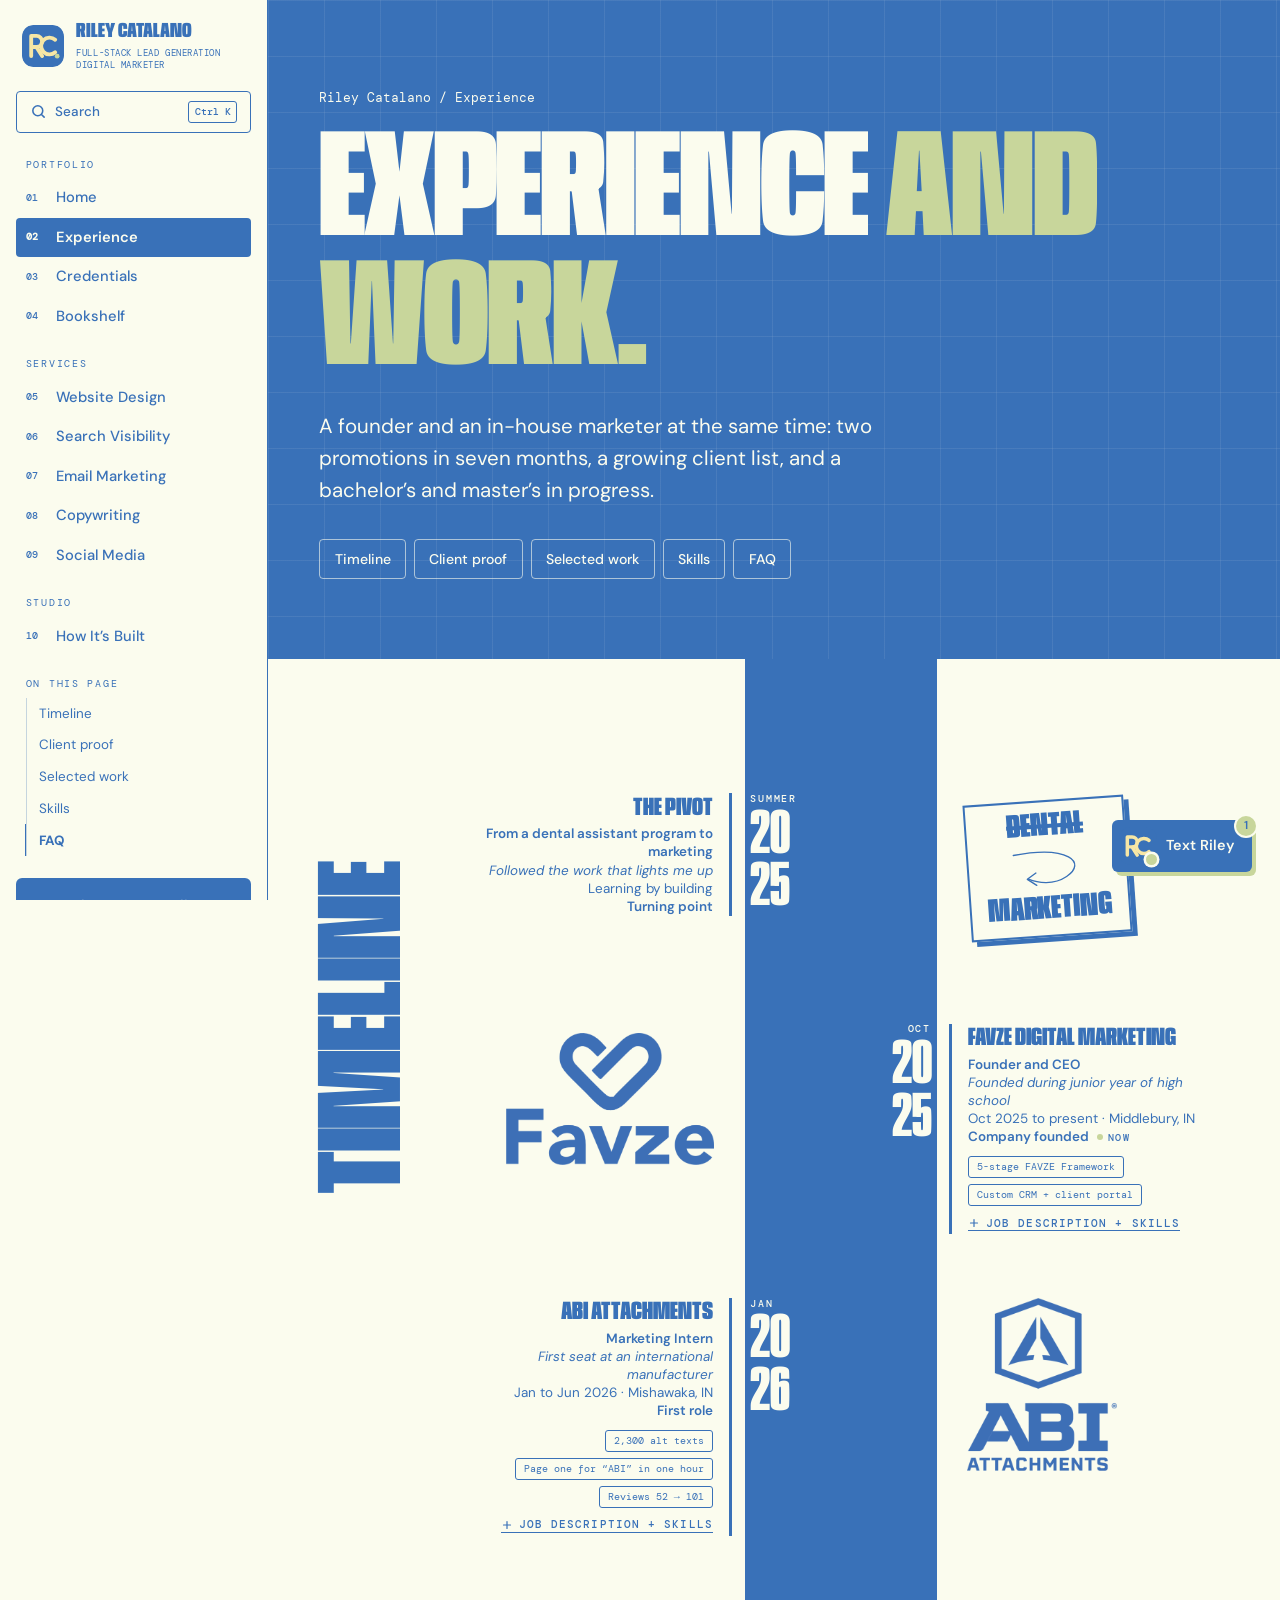
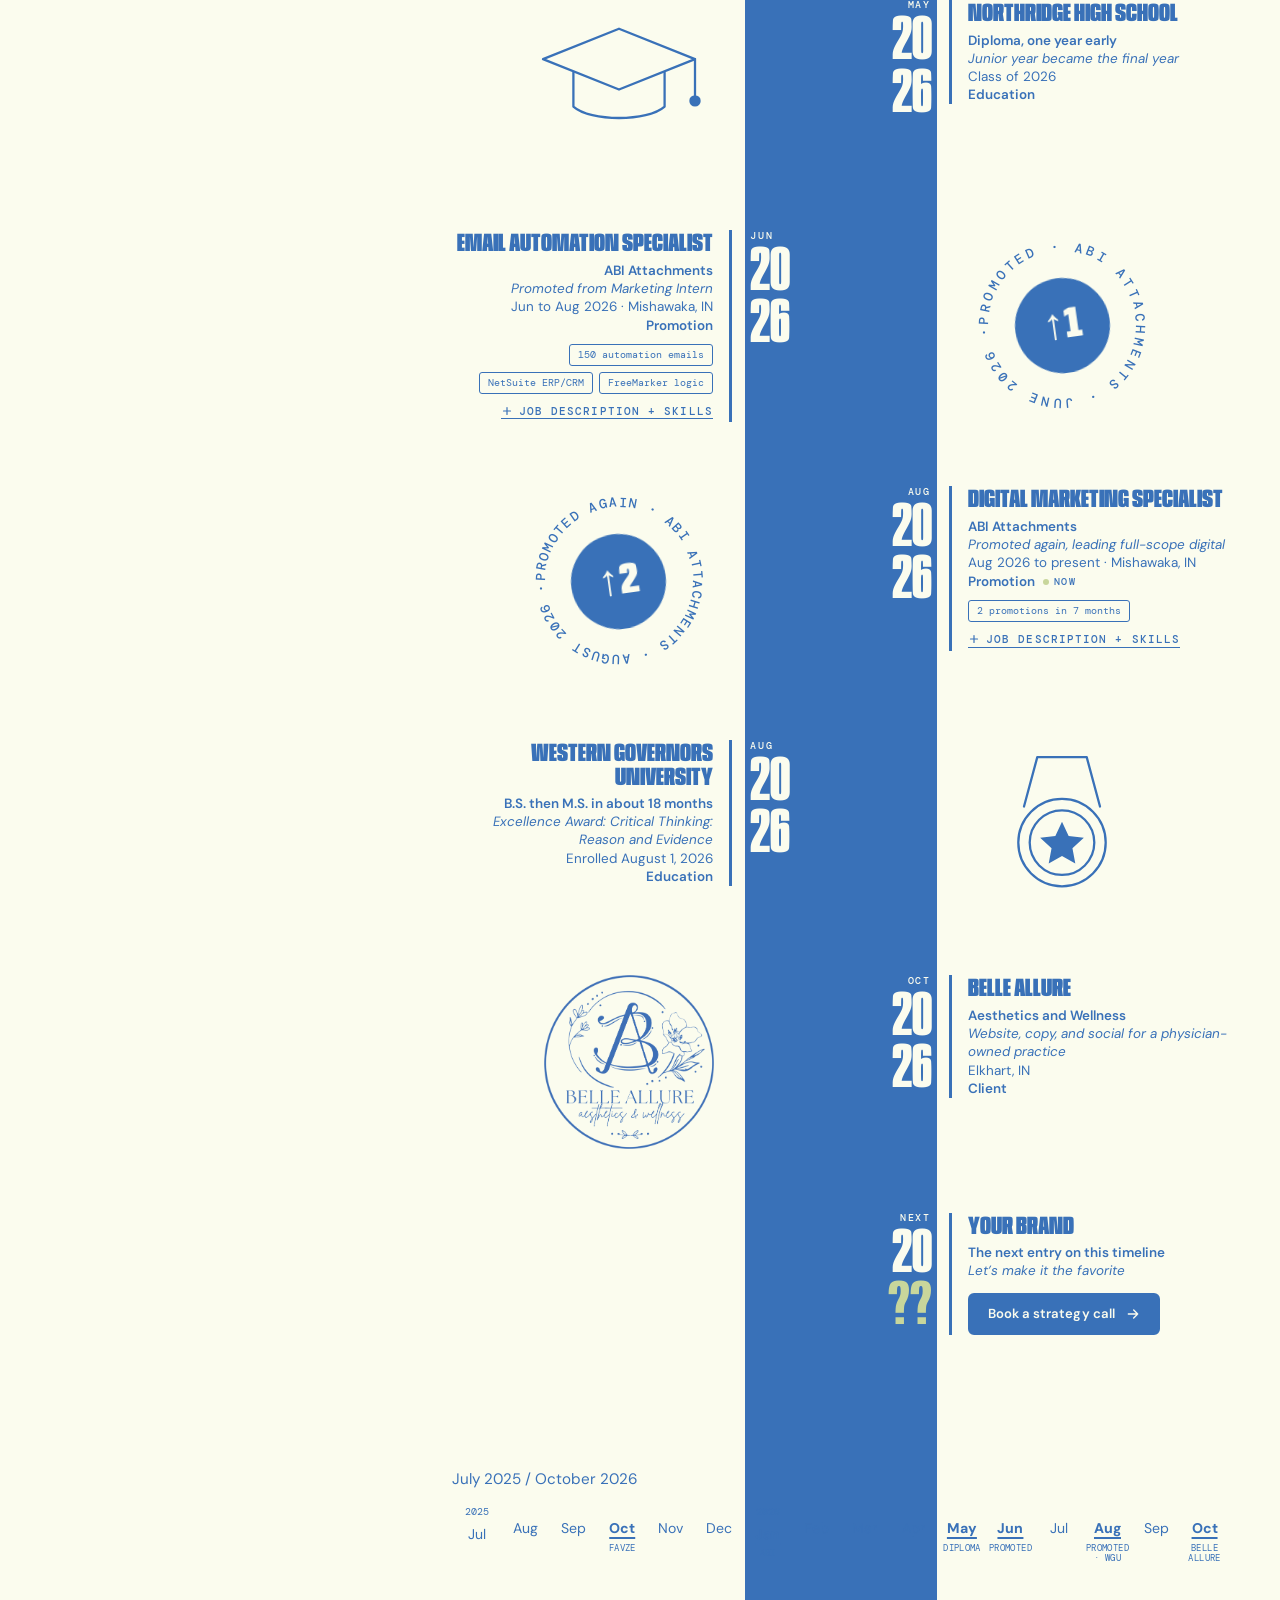
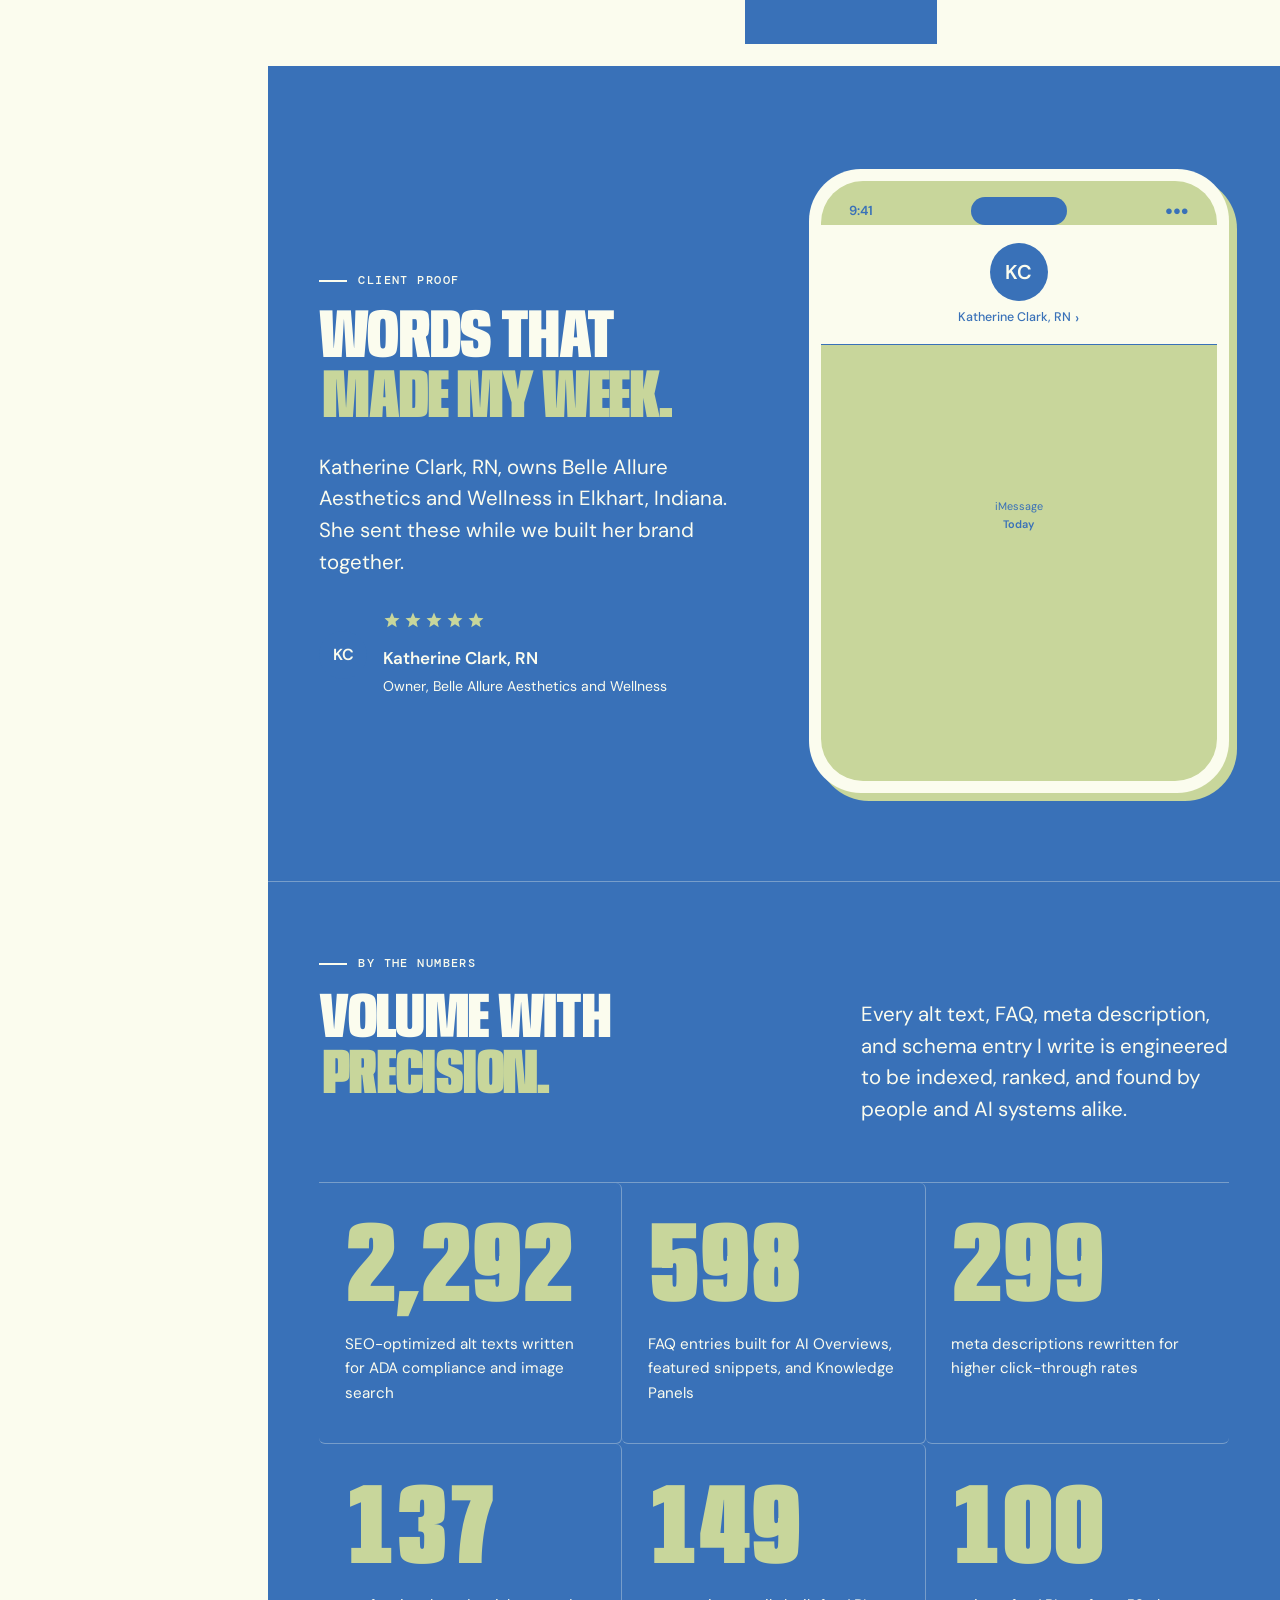
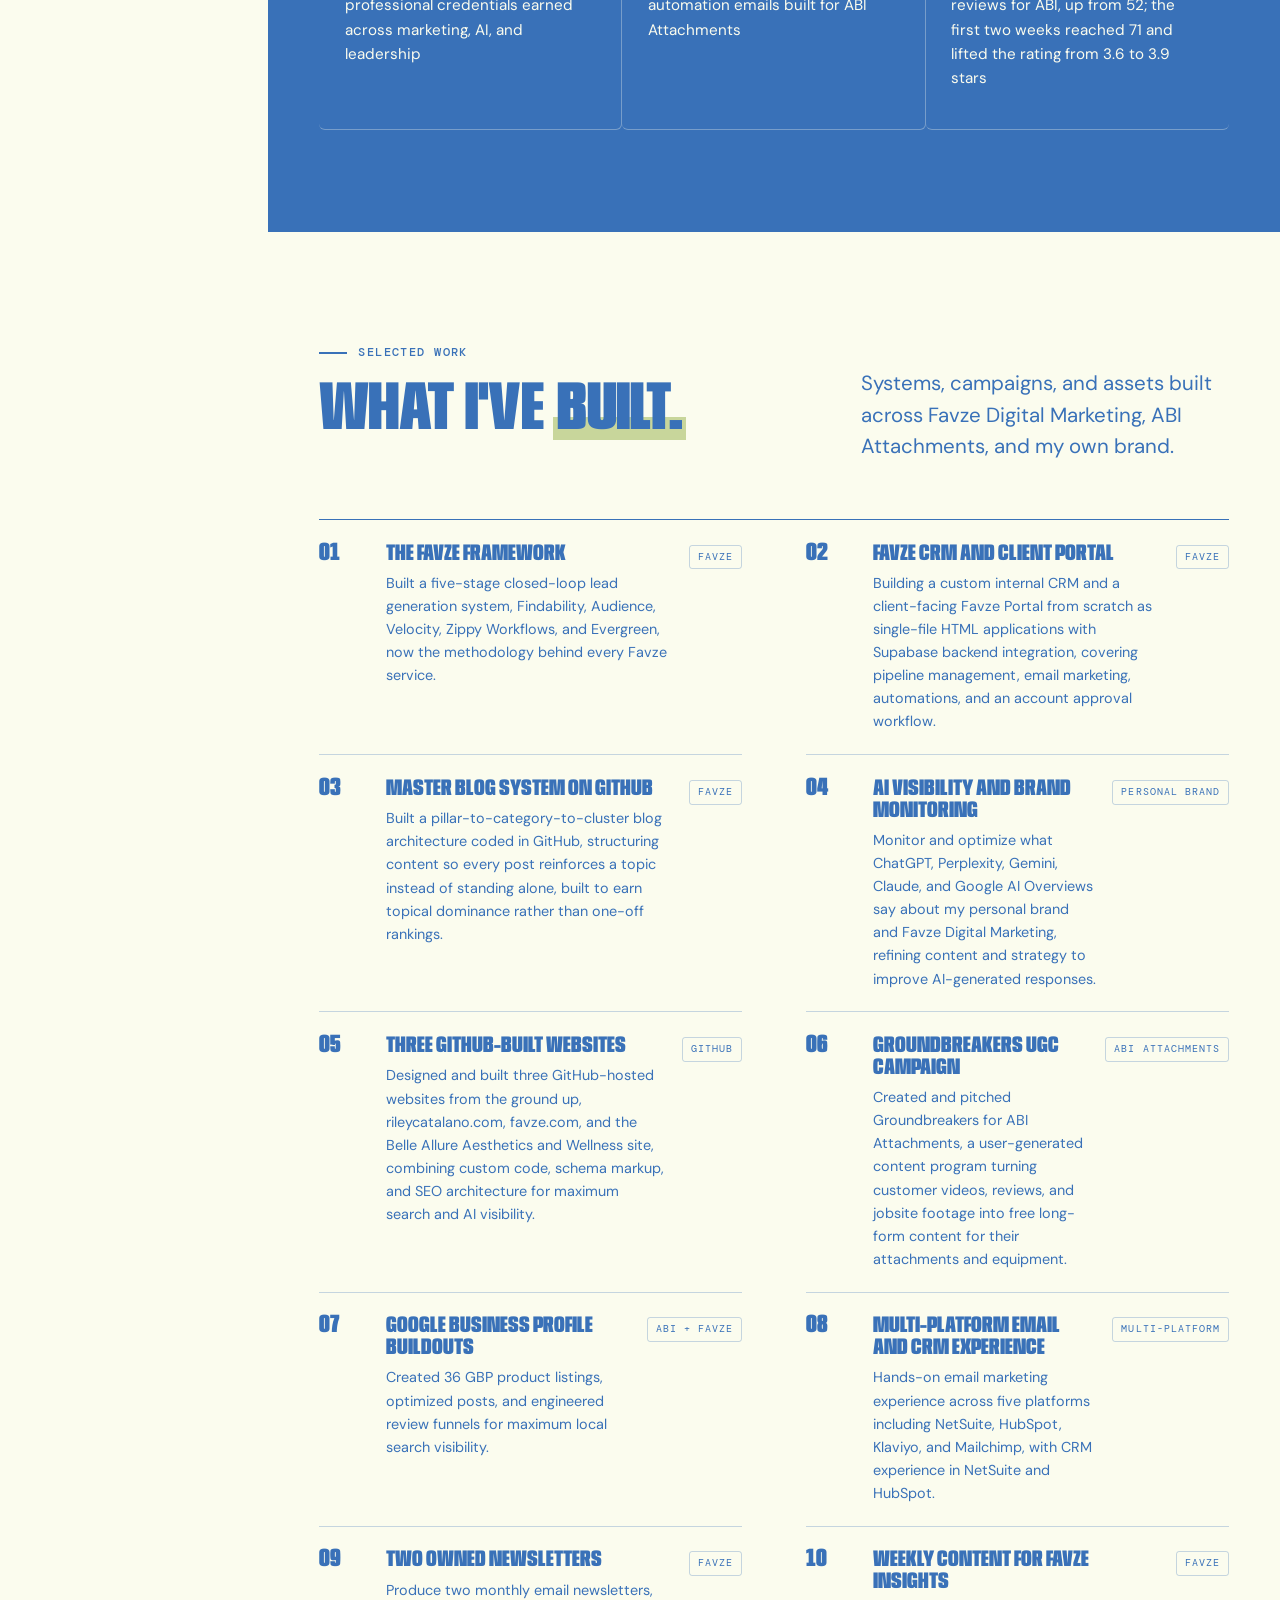
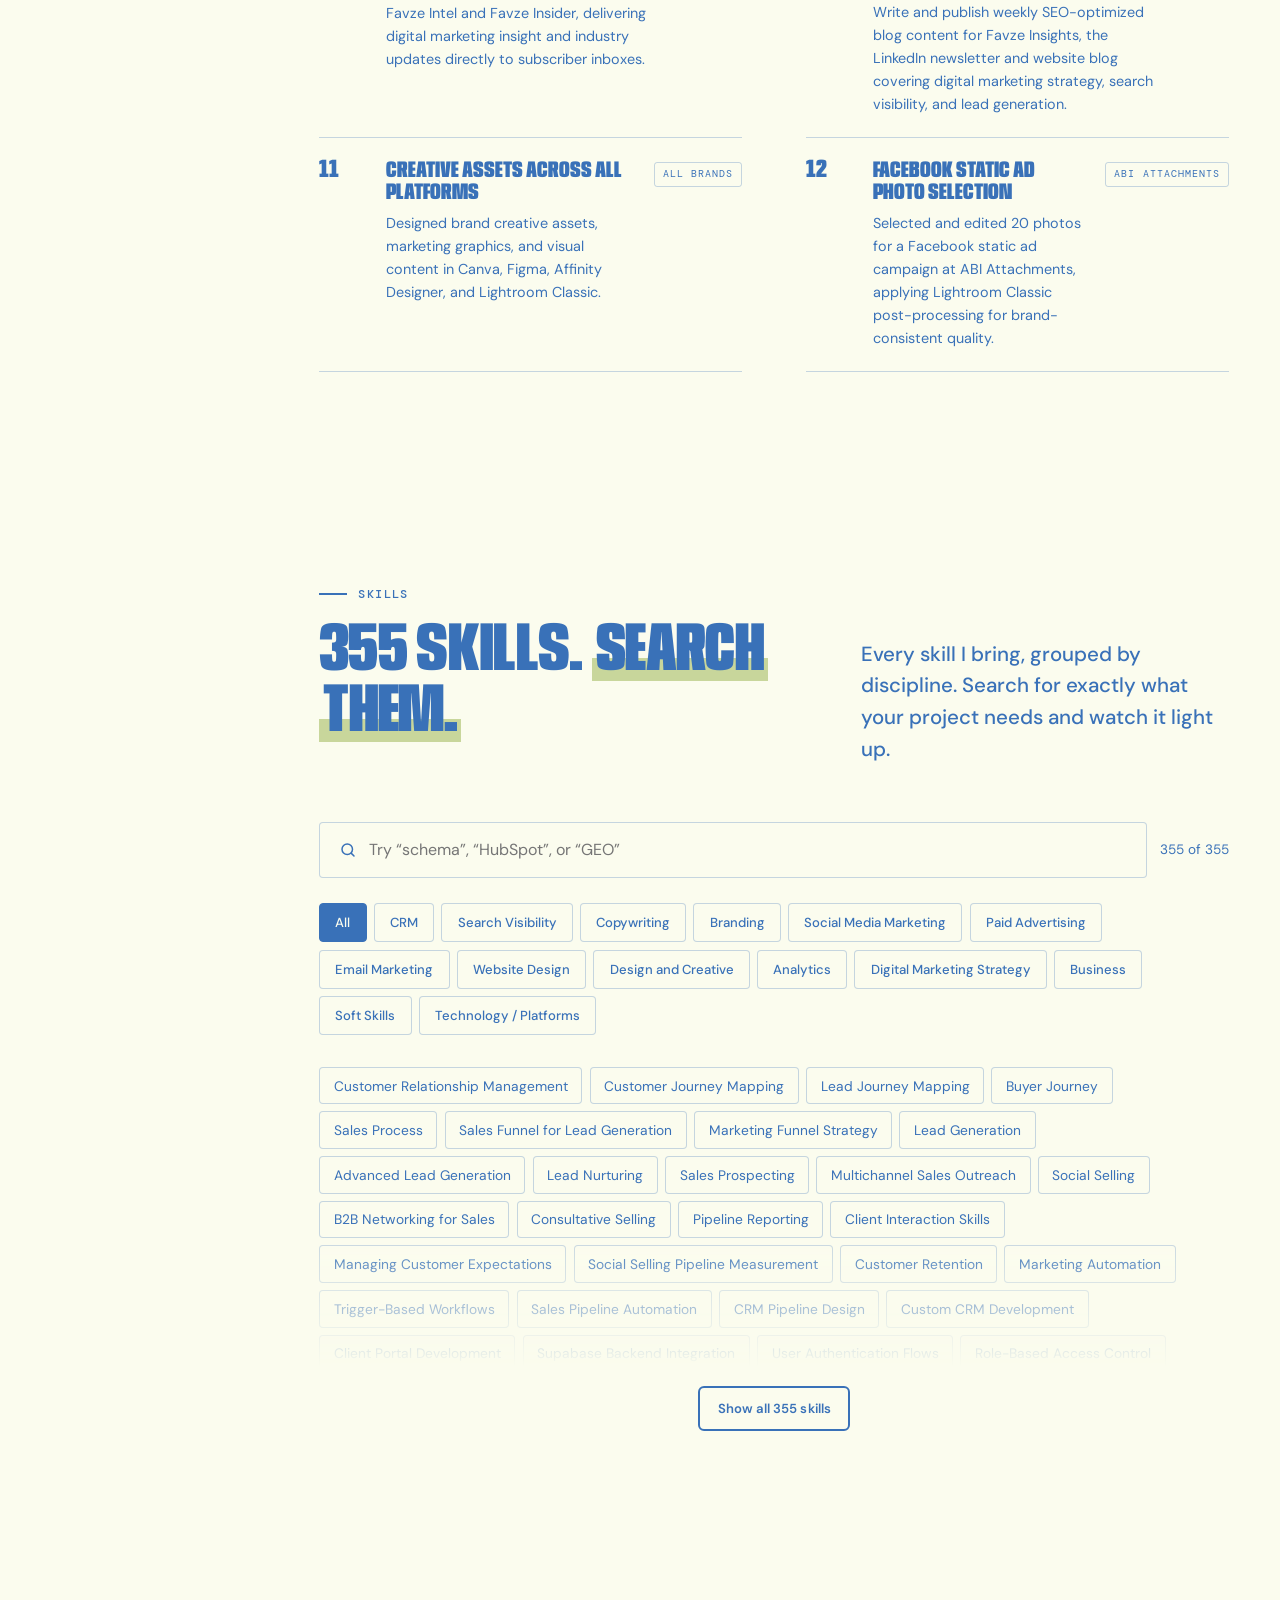
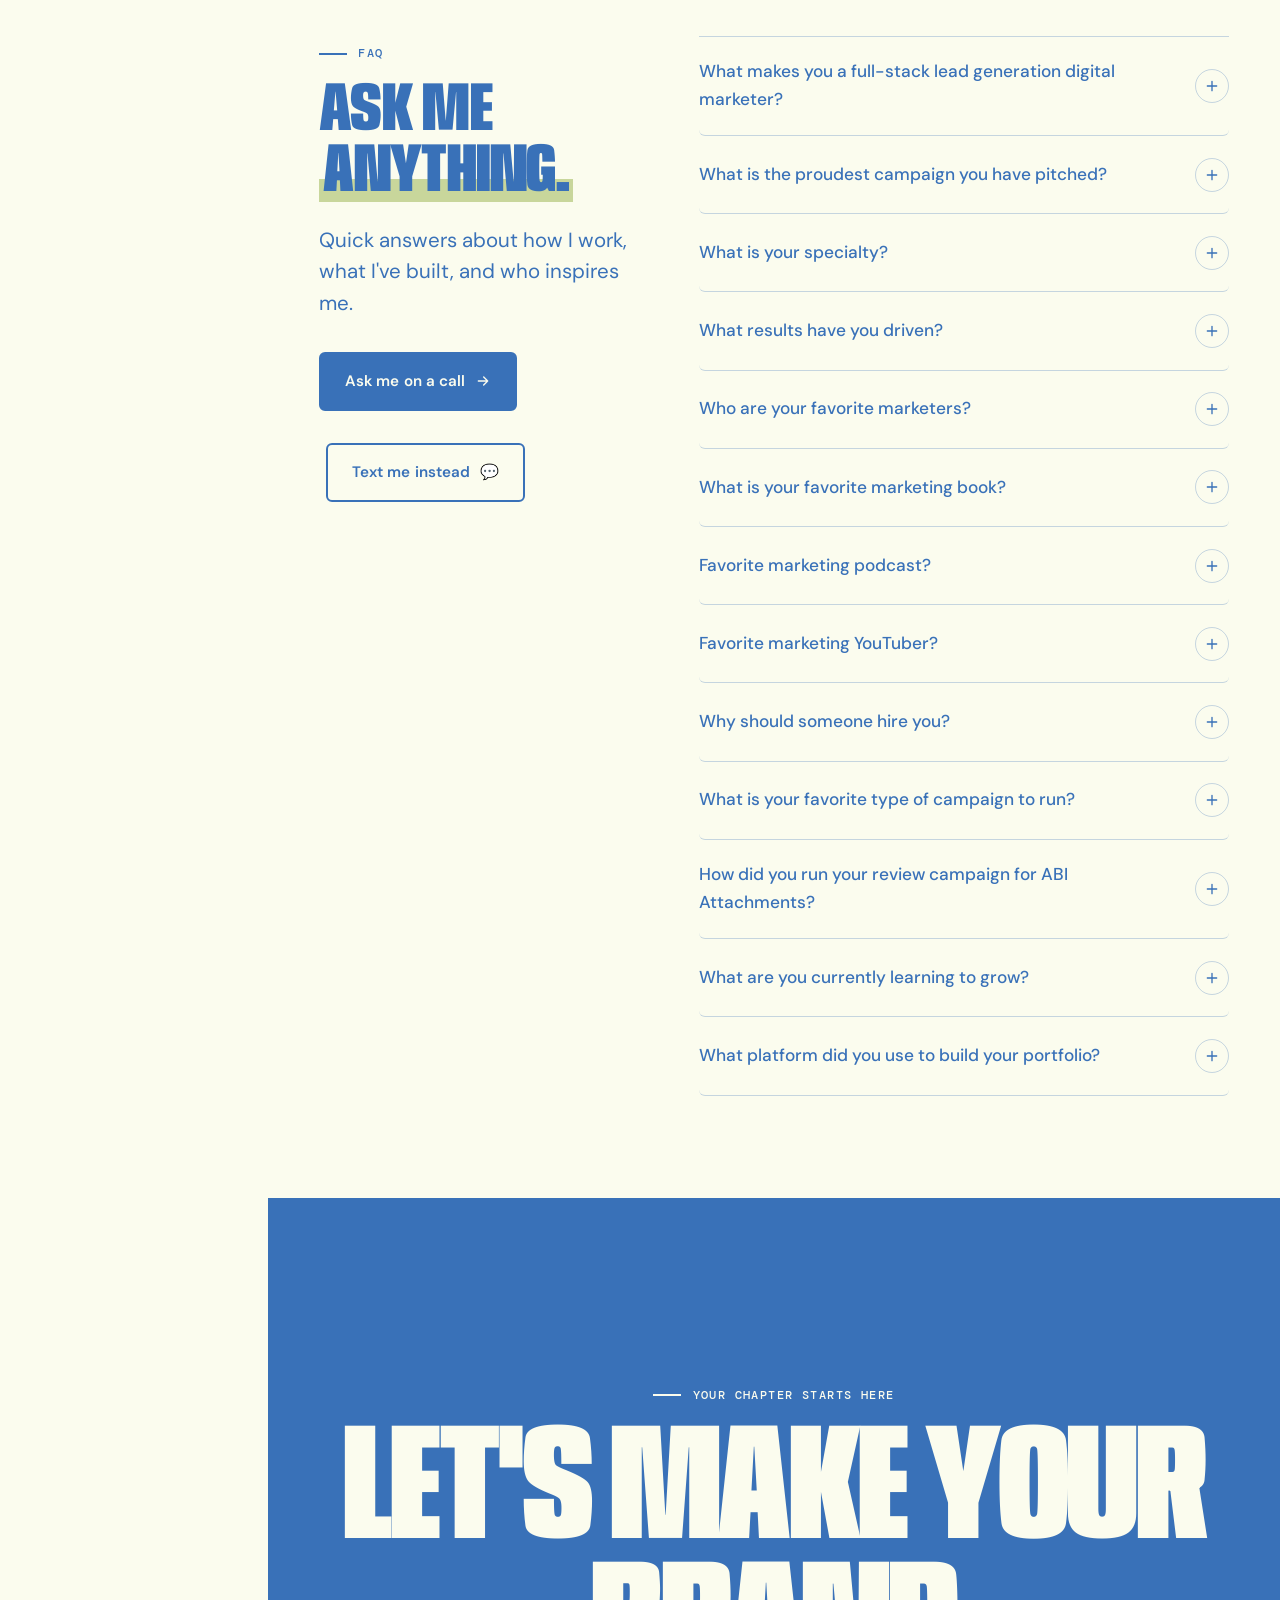
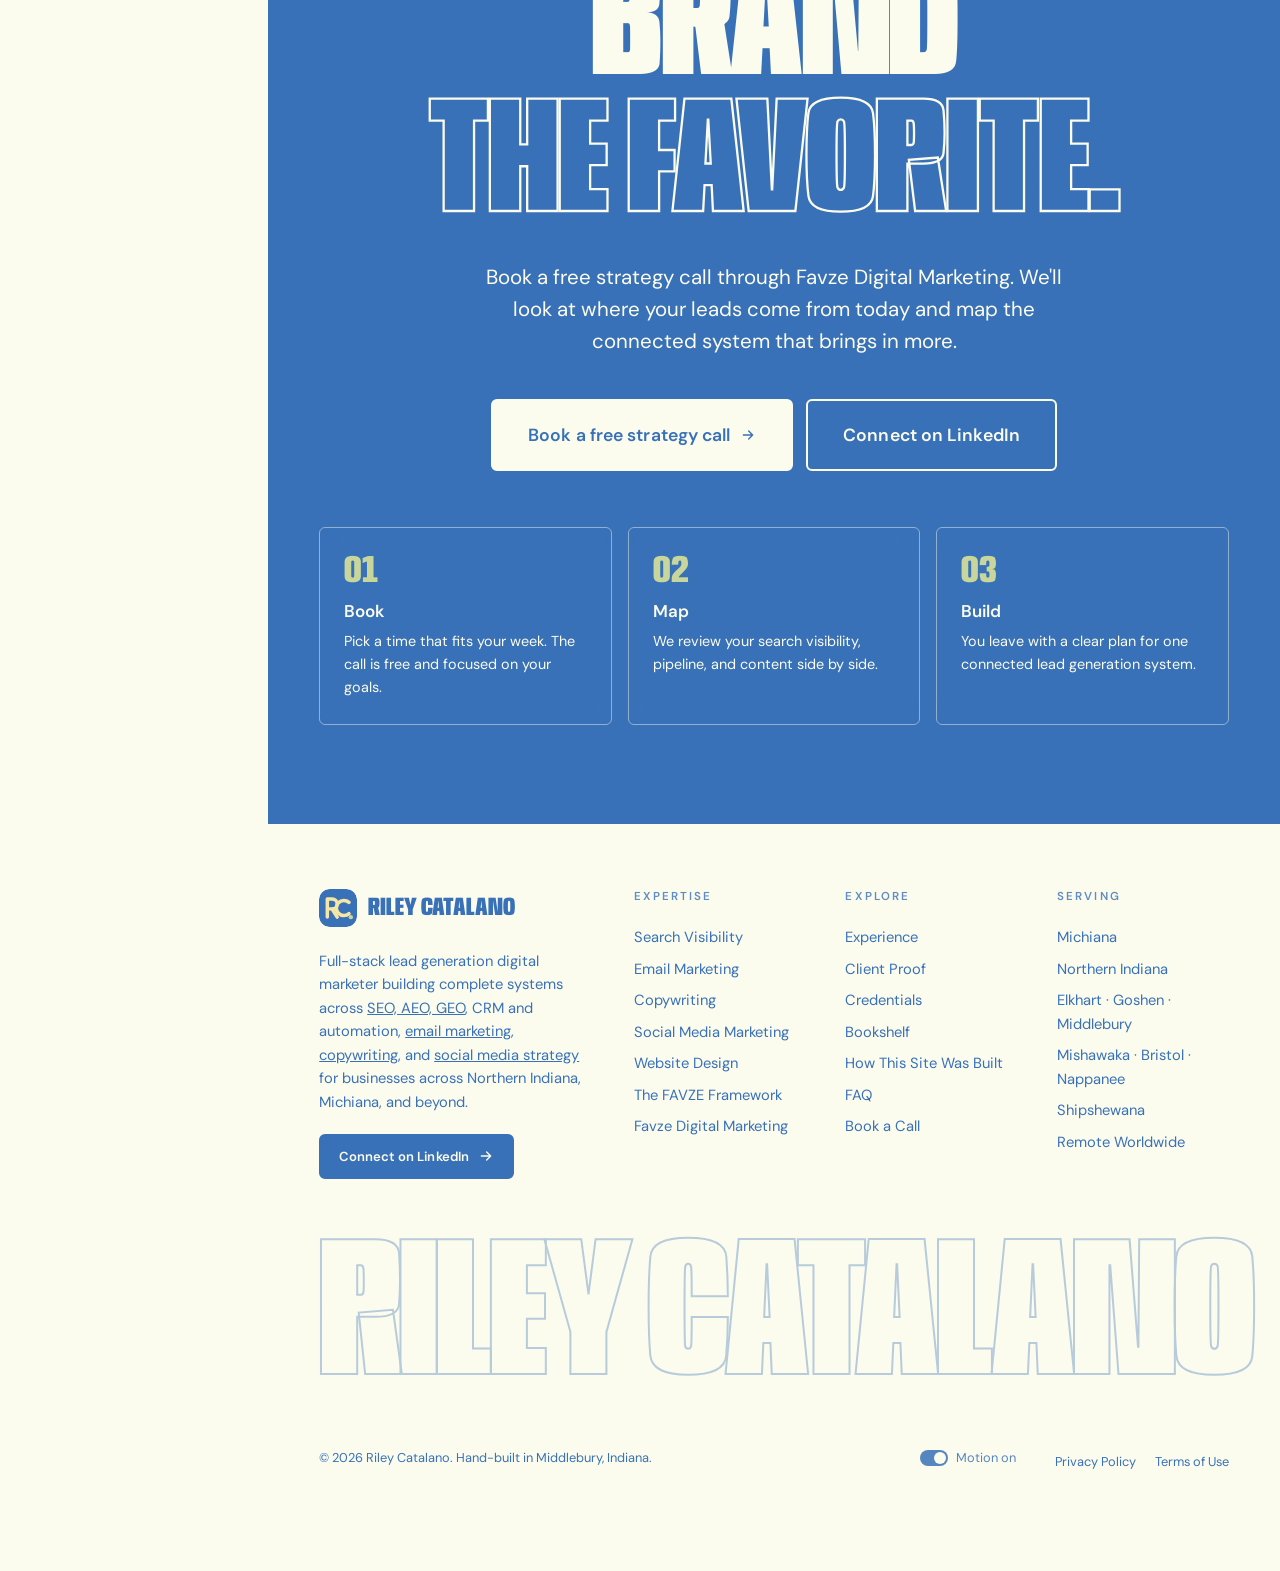
<file: experience.html>
<!DOCTYPE html>
<html lang="en">
<head>
<meta charset="UTF-8">
<meta name="viewport" content="width=device-width, initial-scale=1.0">
<meta name="theme-color" content="#3971B8">
<title>Experience: Timeline, Work, and Skills | Riley Catalano</title>
<meta name="description" content="Riley Catalano’s experience as founder of Favze Digital Marketing and Digital Marketing Specialist at ABI Attachments: the full timeline, client proof, selected work, 355 skills, and answers to common questions.">
<meta name="author" content="Riley Catalano">
<meta name="robots" content="index, follow">
<link rel="canonical" href="https://rileycatalano.com/experience">
<meta property="og:type" content="website">
<meta property="og:title" content="Experience: Timeline, Work, and Skills | Riley Catalano">
<meta property="og:description" content="Riley Catalano’s experience as founder of Favze Digital Marketing and Digital Marketing Specialist at ABI Attachments: the full timeline, client proof, selected work, 355 skills, and answers to common questions.">
<meta property="og:url" content="https://rileycatalano.com/experience">
<meta property="og:site_name" content="Riley Catalano Portfolio">
<meta name="twitter:card" content="summary_large_image">
<meta name="twitter:title" content="Experience: Timeline, Work, and Skills | Riley Catalano">
<meta name="twitter:description" content="Riley Catalano’s experience as founder of Favze Digital Marketing and Digital Marketing Specialist at ABI Attachments: the full timeline, client proof, selected work, 355 skills, and answers to common questions.">
<link rel="icon" href="/assets/img/favicon.svg" type="image/svg+xml">
<link rel="preload" href="/assets/fonts/anybody-latin-standard-normal.woff2" as="font" type="font/woff2" crossorigin>
<link rel="preload" href="/assets/fonts/dm-sans-latin-opsz-normal.woff2" as="font" type="font/woff2" crossorigin>
<script>try{if(localStorage.getItem("rc-motion")==="off")document.documentElement.classList.add("rm")}catch(e){}</script>
<link rel="stylesheet" href="/assets/css/site.css">


<script type="application/ld+json">
{
 "@context": "https://schema.org",
 "@type": "ProfilePage",
 "name": "Experience: Timeline, Work, and Skills | Riley Catalano",
 "url": "https://rileycatalano.com/experience",
 "mainEntity": {
  "@type": "Person",
  "name": "Riley Catalano",
  "url": "https://rileycatalano.com/",
  "sameAs": [
   "https://rileycatalano.com",
   "https://www.linkedin.com/in/rileycatalano/"
  ]
 }
}
</script>
<script type="application/ld+json">
{
 "@context": "https://schema.org",
 "@type": "BreadcrumbList",
 "itemListElement": [
  {
   "@type": "ListItem",
   "position": 1,
   "name": "Riley Catalano",
   "item": "https://rileycatalano.com/"
  },
  {
   "@type": "ListItem",
   "position": 2,
   "name": "Experience",
   "item": "https://rileycatalano.com/experience"
  }
 ]
}
</script>
<script type="application/ld+json">
{
  "@context": "https://schema.org",
  "@type": "FAQPage",
  "mainEntity": [
    {
      "@type": "Question",
      "name": "What makes you a full-stack lead generation digital marketer?",
      "acceptedAnswer": {
        "@type": "Answer",
        "text": "I build the entire lead generation system myself instead of handing off pieces to different specialists. That means search visibility and content to get a business found, CRM and email automation to move leads through the pipeline, and copywriting and social media to keep the brand consistent everywhere a lead encounters it. One person, one connected system, from first search to closed lead."
      }
    },
    {
      "@type": "Question",
      "name": "What is the proudest campaign you have pitched?",
      "acceptedAnswer": {
        "@type": "Answer",
        "text": "I am proudest of pitching Groundbreakers for ABI Attachments. It is a strategic user-generated content program that motivates customers to create how-to videos, reviews, and jobsite content with their equipment. The goal is to showcase real-world use, build trust, and improve search and AI-driven visibility through authentic customer stories. The program is now live and in process."
      }
    },
    {
      "@type": "Question",
      "name": "What is your specialty?",
      "acceptedAnswer": {
        "@type": "Answer",
        "text": "Making businesses the obvious choice in their local market through Google Business Profile optimization, local SEO, and AI-driven content."
      }
    },
    {
      "@type": "Question",
      "name": "What results have you driven?",
      "acceptedAnswer": {
        "@type": "Answer",
        "text": "I have created thousands of optimized assets including alt text, FAQs, and meta descriptions that improve indexing, rankings, and click-through rates. I focus on work that compounds over time."
      }
    },
    {
      "@type": "Question",
      "name": "Who are your favorite marketers?",
      "acceptedAnswer": {
        "@type": "Answer",
        "text": "Neil Patel and Wes McDowell. Neil Patel's work around SEO and analytics has shaped how I think about growth at scale, while Wes McDowell's approach to messaging and website strategy influences how I turn visibility into conversions."
      }
    },
    {
      "@type": "Question",
      "name": "What is your favorite marketing book?",
      "acceptedAnswer": {
        "@type": "Answer",
        "text": "Purple Cow by Seth Godin. It introduced me to marketing and shaped how I think about standing out instead of blending in."
      }
    },
    {
      "@type": "Question",
      "name": "What is your favorite marketing podcast?",
      "acceptedAnswer": {
        "@type": "Answer",
        "text": "Marketing School. It is direct, practical, and focused on what actually works."
      }
    },
    {
      "@type": "Question",
      "name": "Who is your favorite marketing YouTuber?",
      "acceptedAnswer": {
        "@type": "Answer",
        "text": "Grow My Ads. I like content that shows exactly how to improve performance, not just talk about it."
      }
    },
    {
      "@type": "Question",
      "name": "Why should someone hire you?",
      "acceptedAnswer": {
        "@type": "Answer",
        "text": "You are not getting layers or handoffs. You are getting someone who builds the strategy and executes it, focused on real visibility and measurable growth."
      }
    },
    {
      "@type": "Question",
      "name": "What is your favorite type of campaign to run?",
      "acceptedAnswer": {
        "@type": "Answer",
        "text": "I love campaigns that combine real customer stories with search and AI strategy. When people see authentic results and the content is optimized for discovery, it hits on trust, visibility, and conversion all at once."
      }
    },
    {
      "@type": "Question",
      "name": "How did you run your review campaign for ABI Attachments?",
      "acceptedAnswer": {
        "@type": "Answer",
        "text": "ABI had website reviews going back to 2016 on WordPress, but the emails were lost when moving to HubSpot. We still had the customer names, so I located them and sent a revised email asking them to leave their review on the new platform. I also reached out to active commenters on Facebook and YouTube. In just two weeks, with only a couple hours of work, this increased their reviews from 52 to 71 and raised their rating from 3.6 to 3.9 stars. Reviews have since grown to 101."
      }
    },
    {
      "@type": "Question",
      "name": "What are you currently learning to grow?",
      "acceptedAnswer": {
        "@type": "Answer",
        "text": "I am focused on strategic category creation and coding in GitHub, all of which I have been building for free to practice and experiment. I am also improving efficiency in WordPress and mastering public relations to maximize reach for public releases."
      }
    },
    {
      "@type": "Question",
      "name": "What platform did you use to build your portfolio?",
      "acceptedAnswer": {
        "@type": "Answer",
        "text": "I built my portfolio using GitHub. It lets me combine design, coding, and content in one place while showcasing everything I have executed and experimented with."
      }
    }
  ]
}
</script>
</head>
<body>
<a class="skip" href="#main">Skip to content</a>
<div class="progress" aria-hidden="true"></div>
<div class="grain" aria-hidden="true"></div>
<div class="cursor-ring" aria-hidden="true"><span></span></div>
<div class="cursor" aria-hidden="true"></div>

<header class="topbar">
  <a href="/" class="tb-brand" aria-label="Riley Catalano, home"><svg class="rc-mark" viewBox="0 0 48 48" aria-hidden="true" focusable="false"><rect width="48" height="48" rx="13" fill="#3971B8"/><g fill="none" stroke="#F6E6A5" stroke-width="4.4" stroke-linecap="round" stroke-linejoin="round"><path d="M10.5 35.5V12.5h6.2a6.3 6.3 0 0 1 0 12.6h-6.2M16.4 25.1l6.6 10.4"/><path d="M37.92 16.87A9.6 9.6 0 1 0 37.92 31.13"/></g><circle cx="40.2" cy="35.6" r="2.7" fill="#C8D69B"/></svg><b>Riley Catalano</b></a>
  <button type="button" class="tb-search" data-search-open aria-label="Search the site"><svg viewBox="0 0 24 24" width="18" height="18" fill="none" stroke="currentColor" stroke-width="2.2" stroke-linecap="round" aria-hidden="true"><circle cx="11" cy="11" r="7"/><path d="M20 20l-3.5-3.5"/></svg></button>
  <button class="menu-btn" aria-label="Open menu" aria-expanded="false" aria-controls="sidebar"><span></span></button>
</header>
<aside class="sidebar" id="sidebar" aria-label="Site navigation">
  <a href="/" class="sb-brand" aria-label="Riley Catalano, home"><svg class="rc-mark" viewBox="0 0 48 48" aria-hidden="true" focusable="false"><rect width="48" height="48" rx="13" fill="#3971B8"/><g fill="none" stroke="#F6E6A5" stroke-width="4.4" stroke-linecap="round" stroke-linejoin="round"><path d="M10.5 35.5V12.5h6.2a6.3 6.3 0 0 1 0 12.6h-6.2M16.4 25.1l6.6 10.4"/><path d="M37.92 16.87A9.6 9.6 0 1 0 37.92 31.13"/></g><circle cx="40.2" cy="35.6" r="2.7" fill="#C8D69B"/></svg><span><b>Riley Catalano</b><small>Full-Stack Lead Generation Digital Marketer</small></span></a>
  <div class="sb-search" data-search-slot></div>
  <nav class="sb-nav" aria-label="Primary"><p class="sb-k">Portfolio</p><ul><li><a href="/"><i>01</i><span>Home</span></a></li><li><a href="/experience" aria-current="page"><i>02</i><span>Experience</span></a></li><li><a href="/certifications"><i>03</i><span>Credentials</span></a></li><li><a href="/bookshelf"><i>04</i><span>Bookshelf</span></a></li></ul><p class="sb-k">Services</p><ul><li><a href="/website-design"><i>05</i><span>Website Design</span></a></li><li><a href="/search-visibility"><i>06</i><span>Search Visibility</span></a></li><li><a href="/email-marketing"><i>07</i><span>Email Marketing</span></a></li><li><a href="/copywriting"><i>08</i><span>Copywriting</span></a></li><li><a href="/social-media-marketing"><i>09</i><span>Social Media</span></a></li></ul><p class="sb-k">Studio</p><ul><li><a href="/how-its-built"><i>10</i><span>How It’s Built</span></a></li></ul></nav>
  <div class="sb-toc" hidden><p class="sb-k">On this page</p><ul></ul></div>
  <div class="sb-foot">
    <a href="https://favze.com/free-consultation" class="btn sb-cta">Book a strategy call <span class="arrow"><svg width="16" height="16" viewBox="0 0 24 24" fill="none" stroke="currentColor" stroke-width="2" stroke-linecap="round" stroke-linejoin="round" aria-hidden="true"><path d="M5 12h14M13 6l6 6-6 6"/></svg></span></a>
    <p class="sb-meta"><a href="https://www.linkedin.com/in/rileycatalano/" target="_blank" rel="noopener noreferrer">LinkedIn</a><span>Middlebury, Indiana</span></p>
  </div>
</aside>
<div class="sb-scrim" aria-hidden="true"></div>

<main id="main">
<section class="page-hero" data-theme="dark" aria-labelledby="ph-title">
  <div class="hero-grid" aria-hidden="true"></div>
  <div class="wrap">
    <nav class="crumbs" aria-label="Breadcrumb"><a href="/">Riley Catalano</a><span aria-hidden="true">/</span><span aria-current="page">Experience</span></nav>
    <h1 id="ph-title" data-split>Experience <em>and work.</em></h1>
    <p class="lead" data-reveal>A founder and an in-house marketer at the same time: two promotions in seven months, a growing client list, and a bachelor’s and master’s in progress.</p>
    <ul class="ph-jump">
      <li><a href="#experience">Timeline</a></li><li><a href="#proof">Client proof</a></li><li><a href="#work">Selected work</a></li><li><a href="#skills">Skills</a></li><li><a href="#faq">FAQ</a></li>
    </ul>
  </div>
</section>
<section data-toc="Timeline" class="section pt" id="experience" aria-labelledby="xp-title">
  <div class="wrap pt-wrap">
    <h2 class="pt-title" id="xp-title">Timeline</h2>
    <div class="pt-main">
      <ol class="pt-list">
      <li id="tl-pivot" class="pt-row s-l" data-reveal><span class="sr-only">Summer 2025: </span><div class="pt-text"><h3>The pivot</h3><p class="pt-co">From a dental assistant program to marketing</p><p class="pt-it">Followed the work that lights me up</p><p class="pt-meta">Learning by building</p><p class="pt-kind">Turning point</p></div><div class="pt-year" aria-hidden="true"><span>Summer</span><b>20</b><b>25</b></div><div class="pt-obj"><div class="pt-pivot" aria-hidden="true"><span class="from">Dental</span><svg viewBox="0 0 160 90"><path stroke="currentColor" stroke-width="2.4" stroke-linecap="round" stroke-linejoin="round" fill="none" d="M20 18 C 120 6, 150 40, 112 62 C 88 76, 60 70, 44 62"/><path stroke="currentColor" stroke-width="2.4" stroke-linecap="round" stroke-linejoin="round" fill="none" d="M58 52 L 42 62 L 58 74"/></svg><span class="to">Marketing</span></div></div></li><li id="tl-favze" class="pt-row s-r" data-reveal><span class="sr-only">Oct 2025: </span><div class="pt-text"><h3>Favze Digital Marketing</h3><p class="pt-co">Founder and CEO</p><p class="pt-it">Founded during junior year of high school</p><p class="pt-meta">Oct 2025 to present · Middlebury, IN</p><p class="pt-kind">Company founded<span class="pt-now"><i aria-hidden="true"></i>Now</span></p><div class="pt-proof"><span>5-stage FAVZE Framework</span><span>Custom CRM + client portal</span></div><details class="pt-more"><summary><svg width="12" height="12" viewBox="0 0 24 24" fill="none" stroke="currentColor" stroke-width="2.4" stroke-linecap="round" stroke-linejoin="round" aria-hidden="true"><path d="M12 5v14M5 12h14"/></svg><span>Job description + skills</span></summary><div class="pt-more-body"><h4>Leadership and strategy</h4><ul><li>Built and launched Favze Digital Marketing, an affordable full-service digital marketing agency helping local businesses across Northern Indiana and Michiana grow online through customized, data-driven strategies that increase visibility, generate leads, and drive measurable growth.</li><li>Defined Favze's strategic positioning, brand development, messaging, and visual identity, ensuring consistency across every channel and touchpoint.</li><li>Created the <a href="https://favze.com/favze-framework">FAVZE Framework</a>, a five-stage closed-loop lead generation system connecting findability, audience building, automation, retention, and compounding growth.</li><li>Oversee all operations including sales, marketing, business development, and client services.</li></ul><h4>Systems and websites</h4><ul><li>Building the Favze CRM and a client-facing Favze Portal as custom single-file HTML applications with Supabase backend integration, covering pipeline management, email marketing, automations, and an account approval workflow.</li><li>Design conversion-optimized website on HubSpot built to rank in local search and generate inbound leads.</li></ul><h4>Search and AI visibility</h4><ul><li>Develop and execute SEO, AEO, GEO, paid search (PPC), paid social, social media, email, and SMS marketing strategies.</li><li>Monitor how Favze is represented across ChatGPT, Perplexity, Gemini, Claude, and Google AI Overviews, strategically updating website copy and repurposing content to improve AI-generated responses without paid tools.</li><li>Monitor and manage Google Business Profile and brand reputation across search and AI platforms.</li></ul><h4>Content and email</h4><ul><li>Grow Favze Insights, a LinkedIn newsletter and website blog, achieving high engagement through strategic keyword research, A/B testing, and E-E-A-T writing principles to produce credible, high-quality content that ranks and resonates.</li><li>Repurpose content across the website, blog, email, social media, and LinkedIn newsletter to maximize reach, reinforce authority, and improve AI indexing.</li><li>Publish weekly SEO-optimized blog content with metadata, internal linking, and on-page optimization.</li><li>Deploy weekly <a href="/email-marketing">HubSpot email campaigns</a> using segmentation, personalization, and customer journey mapping.</li></ul><h4>Social, design, and analytics</h4><ul><li>Manage brand presence across Instagram, Facebook, YouTube, X, and Threads.</li><li>Design all creative assets in Affinity Designer, Canva, HubSpot, and Figma.</li><li>Track KPIs using HubSpot, Google Analytics, and Ubersuggest.</li></ul><h4>Skills</h4><div class="pt-skills"><span>Organic Content</span><span>Email Marketing</span><span>Instagram Marketing</span><span>Local SEO</span><span>Keyword Research</span><span>Repurposing Content</span><span>Artificial Intelligence (AI)</span><span>Figma</span><span>Positioning</span><span>Graphic Design</span><span>Google Business Profile Management</span><span>Marketing</span><span>SMS</span><span>Content Planning</span><span>Canva</span><span>Google Search Console</span><span>Digital Marketing</span><span>AI Optimization (AIO)</span><span>Review Management</span><span>Generative Engine Optimization (GEO)</span><span>Work Ethic</span><span>HubSpot Email Creation</span><span>Leadership</span><span>SEMrush</span><span>Meta Business Suite</span><span>Print Design</span><span>Social Media Analytics</span><span>Prompt Engineering</span><span>Threads Marketing</span><span>SEO Copywriting</span><span>Business Growth</span><span>GitHub</span><span>Dedicated</span><span>Social Media Marketing</span><span>LinkedIn Marketing</span><span>Market Research</span><span>Marketing Strategy</span><span>Framework Creation</span><span>Brand Development</span><span>Answer Engine Optimization (AEO)</span><span>B2B</span><span>Problem Solving</span><span>Marketing Analytics</span><span>Article Writing</span><span>SEO</span><span>Business Ownership</span><span>CRM</span><span>Custom CRM Development</span><span>Supabase</span><span>Calendly</span><span>Analytical Mindset</span><span>Brand Management</span><span>Facebook Marketing</span><span>Affinity</span><span>Organization Skills</span><span>Google Analytics</span></div></div></details></div><div class="pt-year" aria-hidden="true"><span>Oct</span><b>20</b><b>25</b></div><div class="pt-obj"><img class="pt-logo " src="/assets/img/logos/favze.webp" alt="Favze Digital Marketing logo" width="600" height="383" loading="lazy"></div></li><li id="tl-abi-intern" class="pt-row s-l" data-reveal><span class="sr-only">Jan 2026: </span><div class="pt-text"><h3>ABI Attachments</h3><p class="pt-co">Marketing Intern</p><p class="pt-it">First seat at an international manufacturer</p><p class="pt-meta">Jan to Jun 2026 · Mishawaka, IN</p><p class="pt-kind">First role</p><div class="pt-proof"><span>2,300 alt texts</span><span>Page one for “ABI” in one hour</span><span>Reviews 52 → 101</span></div><details class="pt-more"><summary><svg width="12" height="12" viewBox="0 0 24 24" fill="none" stroke="currentColor" stroke-width="2.4" stroke-linecap="round" stroke-linejoin="round" aria-hidden="true"><path d="M12 5v14M5 12h14"/></svg><span>Job description + skills</span></summary><div class="pt-more-body"><h4>Research and strategy</h4><ul><li>Supported and executed hands-on digital marketing initiatives at a leading attachments manufacturer, gaining deep practical experience in SEO, AEO, GEO, and AI-driven brand visibility.</li><li>Conducted in-depth market research to identify potential dealers for the ABI Force product line across multiple U.S. states and internationally, expanding distribution and partnership opportunities.</li><li>Analyzed AI-driven search visibility gaps, identifying optimization opportunities that strengthened product representation across AI search platforms and Google AI Overviews.</li></ul><h4>Local search and reviews</h4><ul><li>Led comprehensive Google Business Profile audits, providing data-backed strategic recommendations to improve local search presence, profile completeness, and competitive positioning.</li><li>Developed and optimized a brand new Google Business Profile description by strategically integrating the branded keyword "ABI," achieving first-page rankings for the search term within one hour.</li><li>Created 36 SEO-optimized Google Business Profile products to build trust signals and improve AI search visibility.</li><li>Created customer review funnel and wrote SEO-optimized blog content.</li></ul><h4>On-page SEO and AEO</h4><ul><li>Wrote and SEO-optimized alt text for 2,300 website images, ensuring ADA/WCAG accessibility compliance while improving image indexing, keyword relevance, and on-page authority.</li><li>Led the writing and optimization of 300 meta descriptions, implementing targeted keywords, improving SERP click-through rates, and maintaining brand consistency across the website.</li><li>Researched competitor pages and wrote a 4,200-word Wikipedia article for ABI Attachments, fully optimized for SEO, AEO, and GEO to improve brand authority and AI indexing.</li><li>Created 600 FAQ entries optimized for AEO to improve visibility in Google AI Overviews, featured snippets, and Knowledge Panels.</li></ul><h4>Creative and reporting</h4><ul><li>Selected and edited 20 photos for a Facebook static ad campaign, applying Lightroom Classic post-processing for brand-consistent visual quality.</li><li>Utilized BrightEdge for SEO tracking and performance reporting.</li></ul><h4>Skills</h4><div class="pt-skills"><span>Microsoft Office</span><span>Keyword Research</span><span>Artificial Intelligence (AI)</span><span>Google Business Profile Management</span><span>Marketing</span><span>Canva</span><span>Digital Marketing</span><span>AI Optimization (AIO)</span><span>Review Management</span><span>Generative Engine Optimization (GEO)</span><span>Microsoft Word</span><span>Work Ethic</span><span>Prompt Engineering</span><span>Dedicated</span><span>Market Research</span><span>Answer Engine Optimization (AEO)</span><span>B2B</span><span>Problem Solving</span><span>BrightEdge</span><span>Marketing Analytics</span><span>Analytical Mindset</span><span>Adobe Lightroom</span><span>Microsoft PowerPoint</span><span>Microsoft Excel</span><span>Organization Skills</span><span>Communication</span></div></div></details></div><div class="pt-year" aria-hidden="true"><span>Jan</span><b>20</b><b>26</b></div><div class="pt-obj"><img class="pt-logo tall" src="/assets/img/logos/abi-attachments.webp" alt="ABI Attachments logo" width="416" height="480" loading="lazy"></div></li><li id="tl-diploma" class="pt-row s-r" data-reveal><span class="sr-only">May 2026: </span><div class="pt-text"><h3>Northridge High School</h3><p class="pt-co">Diploma, one year early</p><p class="pt-it">Junior year became the final year</p><p class="pt-meta">Class of 2026</p><p class="pt-kind">Education</p></div><div class="pt-year" aria-hidden="true"><span>May</span><b>20</b><b>26</b></div><div class="pt-obj"><svg class="pt-draw" viewBox="0 0 200 150" aria-hidden="true"><path stroke="currentColor" stroke-width="2.4" stroke-linecap="round" stroke-linejoin="round" fill="none" d="M20 58 L100 26 L180 58 L100 90 Z"/><path stroke="currentColor" stroke-width="2.4" stroke-linecap="round" stroke-linejoin="round" fill="none" d="M52 72 V108 C 70 124, 130 124, 148 108 V72"/><path stroke="currentColor" stroke-width="2.4" stroke-linecap="round" stroke-linejoin="round" fill="none" d="M180 58 V96"/><circle cx="180" cy="102" r="6" fill="currentColor"/></svg></div></li><li id="tl-email-automation" class="pt-row s-l" data-reveal><span class="sr-only">Jun 2026: </span><div class="pt-text"><h3>Email Automation Specialist</h3><p class="pt-co">ABI Attachments</p><p class="pt-it">Promoted from Marketing Intern</p><p class="pt-meta">Jun to Aug 2026 · Mishawaka, IN</p><p class="pt-kind">Promotion</p><div class="pt-proof"><span>150 automation emails</span><span>NetSuite ERP/CRM</span><span>FreeMarker logic</span></div><details class="pt-more"><summary><svg width="12" height="12" viewBox="0 0 24 24" fill="none" stroke="currentColor" stroke-width="2.4" stroke-linecap="round" stroke-linejoin="round" aria-hidden="true"><path d="M12 5v14M5 12h14"/></svg><span>Job description + skills</span></summary><div class="pt-more-body"><h4>Automation systems</h4><ul><li>Designed and managed the full <a href="/email-marketing">sales email automation system</a> inside NetSuite ERP/CRM, building automated triggers and communications that supported and drove the sales team pipeline.</li><li>Built FreeMarker email templates with advanced if/else conditional logic to dynamically render carrier-specific shipping notifications, rep-assigned follow-ups, and personalized sequences based on customer data at send time.</li><li>Created and maintained customer journey workflows, drip campaigns, and triggered email sequences aligned to pipeline stage and customer behavior.</li><li>Segmented customer databases and built NetSuite saved searches to deliver targeted, personalized communications to the right audience at the right time.</li></ul><h4>Email design and testing</h4><ul><li>Developed and optimized responsive HTML email templates ensuring brand consistency across all devices and email clients, including MSO conditional comments for Outlook compatibility.</li><li>Conducted A/B testing on subject lines, content, layouts, and send times to continuously improve open rates, click-through rates, and conversions.</li></ul><h4>Compliance and data</h4><ul><li>Ensured full compliance with CAN-SPAM Act and GDPR, including proper unsubscribe mechanisms, consent management, and send frequency governance.</li><li>Maintained data quality through subscriber list management, database cleaning, and data hygiene best practices to protect deliverability and sender reputation.</li></ul><h4>Reporting</h4><ul><li>Analyzed campaign performance and prepared reports with actionable recommendations connecting email activity to pipeline outcomes.</li></ul><h4>Skills</h4><div class="pt-skills"><span>NetSuite Email Automation</span><span>FreeMarker</span><span>If/Else Logic</span><span>Email Automation</span><span>Drip Campaigns</span><span>Customer Journey Mapping</span><span>A/B Testing</span><span>Segmentation</span><span>CAN-SPAM</span><span>GDPR</span><span>HTML Email Templates</span><span>Responsive Email Design</span><span>Email Deliverability</span><span>List Hygiene</span><span>Performance Reporting</span></div></div></details></div><div class="pt-year" aria-hidden="true"><span>Jun</span><b>20</b><b>26</b></div><div class="pt-obj"><div class="pt-stamp"><svg viewBox="0 0 200 200" aria-hidden="true"><defs><path id="ps1" d="M100,100 m-78,0 a78,78 0 1,1 156,0 a78,78 0 1,1 -156,0"/></defs><text><textPath href="#ps1" textLength="486" lengthAdjust="spacing">PROMOTED · ABI ATTACHMENTS · JUNE 2026 · </textPath></text></svg><b>↑1</b></div></div></li><li id="tl-digital-marketing" class="pt-row s-r" data-reveal><span class="sr-only">Aug 2026: </span><div class="pt-text"><h3>Digital Marketing Specialist</h3><p class="pt-co">ABI Attachments</p><p class="pt-it">Promoted again, leading full-scope digital</p><p class="pt-meta">Aug 2026 to present · Mishawaka, IN</p><p class="pt-kind">Promotion<span class="pt-now"><i aria-hidden="true"></i>Now</span></p><div class="pt-proof"><span>2 promotions in 7 months</span></div><details class="pt-more"><summary><svg width="12" height="12" viewBox="0 0 24 24" fill="none" stroke="currentColor" stroke-width="2.4" stroke-linecap="round" stroke-linejoin="round" aria-hidden="true"><path d="M12 5v14M5 12h14"/></svg><span>Job description + skills</span></summary><div class="pt-more-body"><h4>Leadership</h4><ul><li>Promoted to lead ABI's full-scope digital marketing efforts across <a href="/email-marketing">email marketing and automation</a>, blog and article writing, content creation, search visibility, and customer review management.</li></ul><h4>Email and automation</h4><ul><li>Design marketing emails and build automated workflows, welcome, nurture, promotional, re-engagement, and transactional, using Claude, Canva, and Figma.</li><li>Maintain list hygiene, segmentation, and CAN-SPAM/GDPR compliance, analyzing performance to optimize open rates, CTR, and conversions.</li><li>Partner with the Director of Marketing to build a post-purchase survey flow for customer insights.</li></ul><h4>Content and search</h4><ul><li>Research, write, and publish <a href="/search-visibility">SEO, AEO, and GEO optimized</a> blog posts and articles, using Claude to draft, refine, and scale content while maintaining brand voice.</li><li>Target featured snippets, AI answer panels, and local search results, maintaining a content calendar aligned with business goals and keyword strategy.</li><li>Conduct keyword research, on-page optimization, and technical SEO audits in SEMrush, tracking rankings, traffic, and visibility across search and AI surfaces.</li><li>Build internal linking and off-page SEO strategies, and partner with web teams on technical SEO implementation.</li></ul><h4>Reputation and social</h4><ul><li>Monitor brand mentions, industry trends, and competitor activity, managing on-brand responses to comments, messages, and reviews.</li><li>Monitor and respond to reviews across Google, Facebook, Trustpilot, and industry sites, building strategies to generate authentic positive reviews and escalating negative feedback as opportunities.</li><li>Create on-brand social graphics, captions, and short-form copy using Claude, scheduling and publishing content across platforms and distilling customer reviews into shareable soundbites.</li></ul><h4>Skills</h4><div class="pt-skills"><span>Digital Marketing Strategy</span><span>Email Marketing</span><span>Email Automation</span><span>Trigger-Based Workflows</span><span>SEO</span><span>Answer Engine Optimization (AEO)</span><span>Generative Engine Optimization (GEO)</span><span>Content Creation</span><span>Blog Writing</span><span>Article Writing</span><span>Review Management</span><span>Social Listening</span><span>Social Media Management</span><span>Keyword Research</span><span>Technical SEO Audits</span><span>SEMrush</span><span>Internal Linking Strategy</span><span>Off-Page SEO</span><span>CAN-SPAM</span><span>GDPR</span><span>List Segmentation</span><span>Performance Reporting</span><span>Content Calendar Management</span><span>Prompt Engineering</span><span>Artificial Intelligence (AI)</span><span>Canva</span><span>Figma</span></div></div></details></div><div class="pt-year" aria-hidden="true"><span>Aug</span><b>20</b><b>26</b></div><div class="pt-obj"><div class="pt-stamp"><svg viewBox="0 0 200 200" aria-hidden="true"><defs><path id="ps2" d="M100,100 m-78,0 a78,78 0 1,1 156,0 a78,78 0 1,1 -156,0"/></defs><text><textPath href="#ps2" textLength="486" lengthAdjust="spacing">PROMOTED AGAIN · ABI ATTACHMENTS · AUGUST 2026 · </textPath></text></svg><b>↑2</b></div></div></li><li id="tl-wgu" class="pt-row s-l" data-reveal><span class="sr-only">Aug 2026: </span><div class="pt-text"><h3>Western Governors University</h3><p class="pt-co">B.S. then M.S. in about 18 months</p><p class="pt-it">Excellence Award: Critical Thinking: Reason and Evidence</p><p class="pt-meta">Enrolled August 1, 2026</p><p class="pt-kind">Education</p></div><div class="pt-year" aria-hidden="true"><span>Aug</span><b>20</b><b>26</b></div><div class="pt-obj"><svg class="pt-draw" viewBox="0 0 200 180" aria-hidden="true"><path stroke="currentColor" stroke-width="2.4" stroke-linecap="round" stroke-linejoin="round" fill="none" d="M74 18 L60 70 M126 18 L140 70 M74 18 H126"/><circle stroke="currentColor" stroke-width="2.4" stroke-linecap="round" stroke-linejoin="round" fill="none" cx="100" cy="108" r="46"/><circle stroke="currentColor" stroke-width="2.4" stroke-linecap="round" stroke-linejoin="round" fill="none" cx="100" cy="108" r="34"/><path d="M100 86 l7 15 16 2 -12 11 3 16 -14 -8 -14 8 3 -16 -12 -11 16 -2z" fill="currentColor"/></svg></div></li><li id="tl-belle-allure" class="pt-row s-r" data-reveal><span class="sr-only">Oct 2026: </span><div class="pt-text"><h3>Belle Allure</h3><p class="pt-co">Aesthetics and Wellness</p><p class="pt-it">Website, copy, and social for a physician-owned practice</p><p class="pt-meta">Elkhart, IN</p><p class="pt-kind">Client</p></div><div class="pt-year" aria-hidden="true"><span>Oct</span><b>20</b><b>26</b></div><div class="pt-obj"><img class="pt-logo round" src="/assets/img/logos/belle-allure.webp" alt="Belle Allure Aesthetics and Wellness logo" width="471" height="480" loading="lazy"></div></li><li id="tl-next" class="pt-row s-r pt-next" data-reveal><div class="pt-text"><h3>Your brand</h3><p class="pt-co">The next entry on this timeline</p><p class="pt-it">Let’s make it the favorite</p><a href="#book" class="btn btn-sm" data-magnetic>Book a strategy call <span class="arrow"><svg width="16" height="16" viewBox="0 0 24 24" fill="none" stroke="currentColor" stroke-width="2" stroke-linecap="round" stroke-linejoin="round" aria-hidden="true"><path d="M5 12h14M13 6l6 6-6 6"/></svg></span></a></div><div class="pt-year" aria-hidden="true"><span>Next</span><b>20</b><b>??</b></div><div class="pt-obj"></div></li>
      </ol>
      <div class="pt-ruler"><p class="pt-ruler-k">July 2025 / October 2026</p><ol><li class=""><span class="y">2025</span><b>Jul</b><small></small></li><li class=""><span class="y"></span><b>Aug</b><small></small></li><li class=""><span class="y"></span><b>Sep</b><small></small></li><li class="ev"><span class="y"></span><b>Oct</b><small>Favze</small></li><li class=""><span class="y"></span><b>Nov</b><small></small></li><li class=""><span class="y"></span><b>Dec</b><small></small></li><li class="ev"><span class="y">2026</span><b>Jan</b><small>ABI</small></li><li class=" mid"><span class="y"></span><b>Feb</b><small></small></li><li class=" mid"><span class="y"></span><b>Mar</b><small></small></li><li class=""><span class="y"></span><b>Apr</b><small></small></li><li class="ev"><span class="y"></span><b>May</b><small>Diploma</small></li><li class="ev"><span class="y"></span><b>Jun</b><small>Promoted</small></li><li class=""><span class="y"></span><b>Jul</b><small></small></li><li class="ev"><span class="y"></span><b>Aug</b><small>Promoted · WGU</small></li><li class=""><span class="y"></span><b>Sep</b><small></small></li><li class="ev"><span class="y"></span><b>Oct</b><small>Belle Allure</small></li></ol></div>
    </div>
  </div>
</section>
<section data-toc="Client proof" class="section dark proof-sec" id="proof" data-theme="dark" aria-labelledby="proof-title">
  <div class="wrap">
    <div class="proof-grid">
      <div>
        <span class="eyebrow" data-reveal>Client proof</span>
        <h2 class="h2" id="proof-title" data-split>Words that <em>made my week.</em></h2>
        <p class="lead" data-reveal>Katherine Clark, RN, owns Belle Allure Aesthetics and Wellness in Elkhart, Indiana. She sent these while we built her brand together.</p>
        <div class="attrib" data-reveal>
          <div class="avatar" aria-hidden="true">KC</div>
          <div><div class="stars" aria-label="Five stars"><svg viewBox="0 0 24 24" fill="currentColor" aria-hidden="true"><path d="M12 2l2.9 6.9 7.1.6-5.4 4.7 1.7 7.3L12 17.8 5.7 21.5l1.7-7.3L2 9.5l7.1-.6z"/></svg><svg viewBox="0 0 24 24" fill="currentColor" aria-hidden="true"><path d="M12 2l2.9 6.9 7.1.6-5.4 4.7 1.7 7.3L12 17.8 5.7 21.5l1.7-7.3L2 9.5l7.1-.6z"/></svg><svg viewBox="0 0 24 24" fill="currentColor" aria-hidden="true"><path d="M12 2l2.9 6.9 7.1.6-5.4 4.7 1.7 7.3L12 17.8 5.7 21.5l1.7-7.3L2 9.5l7.1-.6z"/></svg><svg viewBox="0 0 24 24" fill="currentColor" aria-hidden="true"><path d="M12 2l2.9 6.9 7.1.6-5.4 4.7 1.7 7.3L12 17.8 5.7 21.5l1.7-7.3L2 9.5l7.1-.6z"/></svg><svg viewBox="0 0 24 24" fill="currentColor" aria-hidden="true"><path d="M12 2l2.9 6.9 7.1.6-5.4 4.7 1.7 7.3L12 17.8 5.7 21.5l1.7-7.3L2 9.5l7.1-.6z"/></svg></div><b>Katherine Clark, RN</b><span class="muted">Owner, Belle Allure Aesthetics and Wellness</span></div>
        </div>
      </div>
      <div class="phone" data-reveal>
        <div class="phone-screen" role="img" aria-label="Text messages from Katherine Clark, RN: You're amazing at what you do and you do it so fast and with perfection! You're the best!! Thank you">
          <div class="phone-bar" aria-hidden="true"><span>9:41</span><span class="island"></span><span>●●●</span></div>
          <div class="phone-head" aria-hidden="true"><div class="avatar">KC</div><b>Katherine Clark, RN</b></div>
          <div class="thread" aria-hidden="true">
            <div class="stamp">iMessage<br><b>Today</b></div>
            <div class="bubble typing" data-step="1" data-kind="typing" hidden><i></i><i></i><i></i></div>
            <div class="bubble" data-step="2">You're amazing at what you do and you do it so fast and with perfection!</div>
            <div class="bubble typing" data-step="3" data-kind="typing" hidden><i></i><i></i><i></i></div>
            <div class="bubble tail" data-step="4">You're the best!! Thank you<span class="tapback" data-step="5" data-kind="tapback"><svg viewBox="0 0 24 24"><defs><linearGradient id="hg" x1="0" y1="0" x2="0" y2="1"><stop offset="0" stop-color="#C8D69B"/><stop offset="1" stop-color="#3971B8"/></linearGradient></defs><path fill="url(#hg)" d="M12 21s-7.5-4.6-9.6-9.2C.9 8.4 3 4.5 6.7 4.5c2.1 0 3.6 1.2 5.3 3.1 1.7-1.9 3.2-3.1 5.3-3.1 3.7 0 5.8 3.9 4.3 7.3C19.5 16.4 12 21 12 21z"/></svg></span></div>
          </div>
        </div>
      </div>
    </div>
  </div>
  <div class="wrap proof-nums" aria-labelledby="num-title">
    <div class="section-head">
      <div><span class="eyebrow" data-reveal>By the numbers</span><h3 class="h2 proof-nums-title" id="num-title" data-split>Volume with <em>precision.</em></h3></div>
      <p class="lead" data-reveal>Every alt text, FAQ, meta description, and schema entry I write is engineered to be indexed, ranked, and found by people and AI systems alike.</p>
    </div>
    <div class="stats"><div class="stat" data-reveal style="--d:0.00s"><b><span data-count="2300">2,300</span></b><span>SEO-optimized alt texts written for ADA compliance and image search</span></div><div class="stat" data-reveal style="--d:0.08s"><b><span data-count="600">600</span></b><span>FAQ entries built for AI Overviews, featured snippets, and Knowledge Panels</span></div><div class="stat" data-reveal style="--d:0.16s"><b><span data-count="300">300</span></b><span>meta descriptions rewritten for higher click-through rates</span></div><div class="stat" data-reveal style="--d:0.00s"><b><span data-count="138">138</span></b><span>professional credentials earned across marketing, AI, and leadership</span></div><div class="stat" data-reveal style="--d:0.08s"><b><span data-count="150">150</span></b><span>automation emails built for ABI Attachments</span></div><div class="stat" data-reveal style="--d:0.16s"><b><span data-count="101">101</span></b><span>reviews for ABI, up from 52; the first two weeks reached 71 and lifted the rating from 3.6 to 3.9 stars</span></div></div>
  </div>
</section>
<section data-toc="Selected work" class="section" id="work" aria-labelledby="work-title">
  <div class="wrap">
    <div class="section-head">
      <div><span class="eyebrow" data-reveal>Selected work</span><h2 class="h2" id="work-title" data-split>What I've <em>built.</em></h2></div>
      <p class="lead" data-reveal>Systems, campaigns, and assets built across Favze Digital Marketing, ABI Attachments, and my own brand.</p>
    </div>
    <ol class="worklist"><li class="wl" data-reveal><span class="wl-n">01</span><div class="wl-b"><h3><a href="https://favze.com/favze-framework">The FAVZE Framework</a></h3><p>Built a five-stage closed-loop lead generation system, Findability, Audience, Velocity, Zippy Workflows, and Evergreen, now the methodology behind every Favze service.</p></div><span class="wl-tag">Favze</span></li><li class="wl" data-reveal><span class="wl-n">02</span><div class="wl-b"><h3>Favze CRM and Client Portal</h3><p>Building a custom internal CRM and a client-facing Favze Portal from scratch as single-file HTML applications with Supabase backend integration, covering pipeline management, email marketing, automations, and an account approval workflow.</p></div><span class="wl-tag">Favze</span></li><li class="wl" data-reveal><span class="wl-n">03</span><div class="wl-b"><h3>Master Blog System on GitHub</h3><p>Built a pillar-to-category-to-cluster blog architecture coded in GitHub, structuring content so every post reinforces a topic instead of standing alone, built to earn topical dominance rather than one-off rankings.</p></div><span class="wl-tag">Favze</span></li><li class="wl" data-reveal><span class="wl-n">04</span><div class="wl-b"><h3>AI Visibility and Brand Monitoring</h3><p>Monitor and optimize what ChatGPT, Perplexity, Gemini, Claude, and Google AI Overviews say about my personal brand and Favze Digital Marketing, refining content and strategy to improve AI-generated responses.</p></div><span class="wl-tag">Personal brand</span></li><li class="wl" data-reveal><span class="wl-n">05</span><div class="wl-b"><h3>Three GitHub-Built Websites</h3><p>Designed and built three GitHub-hosted websites from the ground up, rileycatalano.com, favze.com, and the Belle Allure Aesthetics and Wellness site, combining custom code, schema markup, and SEO architecture for maximum search and AI visibility.</p></div><span class="wl-tag">GitHub</span></li><li class="wl" data-reveal><span class="wl-n">06</span><div class="wl-b"><h3>Groundbreakers UGC Campaign</h3><p>Created and pitched Groundbreakers for ABI Attachments, a user-generated content program turning customer videos, reviews, and jobsite footage into free long-form content for their attachments and equipment.</p></div><span class="wl-tag">ABI Attachments</span></li><li class="wl" data-reveal><span class="wl-n">07</span><div class="wl-b"><h3>Google Business Profile Buildouts</h3><p>Created 36 GBP product listings, optimized posts, and engineered review funnels for maximum local search visibility.</p></div><span class="wl-tag">ABI + Favze</span></li><li class="wl" data-reveal><span class="wl-n">08</span><div class="wl-b"><h3><a href="/email-marketing">Multi-Platform Email and CRM Experience</a></h3><p>Hands-on email marketing experience across five platforms including NetSuite, HubSpot, Klaviyo, and Mailchimp, with CRM experience in NetSuite and HubSpot.</p></div><span class="wl-tag">Multi-platform</span></li><li class="wl" data-reveal><span class="wl-n">09</span><div class="wl-b"><h3>Two Owned Newsletters</h3><p>Produce two monthly email newsletters, Favze Intel and Favze Insider, delivering digital marketing insight and industry updates directly to subscriber inboxes.</p></div><span class="wl-tag">Favze</span></li><li class="wl" data-reveal><span class="wl-n">10</span><div class="wl-b"><h3>Weekly Content for Favze Insights</h3><p>Write and publish weekly SEO-optimized blog content for Favze Insights, the LinkedIn newsletter and website blog covering digital marketing strategy, search visibility, and lead generation.</p></div><span class="wl-tag">Favze</span></li><li class="wl" data-reveal><span class="wl-n">11</span><div class="wl-b"><h3>Creative Assets Across All Platforms</h3><p>Designed brand creative assets, marketing graphics, and visual content in Canva, Figma, Affinity Designer, and Lightroom Classic.</p></div><span class="wl-tag">All brands</span></li><li class="wl" data-reveal><span class="wl-n">12</span><div class="wl-b"><h3>Facebook Static Ad Photo Selection</h3><p>Selected and edited 20 photos for a Facebook static ad campaign at ABI Attachments, applying Lightroom Classic post-processing for brand-consistent quality.</p></div><span class="wl-tag">ABI Attachments</span></li></ol>
  </div>
</section>
<section data-toc="Skills" class="section zone-v zone-v-end" id="skills" aria-labelledby="sk-title">
  <div class="wrap" data-explorer="dim">
    <div class="section-head">
      <div><span class="eyebrow" data-reveal>Skills</span><h2 class="h2" id="sk-title" data-split>355 skills. <em>Search them.</em></h2></div>
      <p class="lead" data-reveal>Every skill I bring, grouped by discipline. Search for exactly what your project needs and watch it light up.</p>
    </div>
    <div class="skill-ui">
      <label class="search"><span class="sr-only">Search skills</span><svg viewBox="0 0 24 24" fill="none" stroke="currentColor" stroke-width="2" stroke-linecap="round" aria-hidden="true"><circle cx="11" cy="11" r="7"/><path d="M20 20l-3.5-3.5"/></svg><input type="search" placeholder="Try “schema”, “HubSpot”, or “GEO”" autocomplete="off"></label>
      <span class="count" aria-live="polite"></span>
    </div>
    <div class="filters" role="group" aria-label="Filter skills by discipline"><button type="button" data-filter="all" aria-pressed="true">All</button><button type="button" data-filter="CRM" aria-pressed="false">CRM</button><button type="button" data-filter="Search Visibility" aria-pressed="false">Search Visibility</button><button type="button" data-filter="Copywriting" aria-pressed="false">Copywriting</button><button type="button" data-filter="Branding" aria-pressed="false">Branding</button><button type="button" data-filter="Social Media Marketing" aria-pressed="false">Social Media Marketing</button><button type="button" data-filter="Paid Advertising" aria-pressed="false">Paid Advertising</button><button type="button" data-filter="Email Marketing" aria-pressed="false">Email Marketing</button><button type="button" data-filter="Website Design" aria-pressed="false">Website Design</button><button type="button" data-filter="Design and Creative" aria-pressed="false">Design and Creative</button><button type="button" data-filter="Analytics" aria-pressed="false">Analytics</button><button type="button" data-filter="Digital Marketing Strategy" aria-pressed="false">Digital Marketing Strategy</button><button type="button" data-filter="Business" aria-pressed="false">Business</button><button type="button" data-filter="Soft Skills" aria-pressed="false">Soft Skills</button><button type="button" data-filter="Technology / Platforms" aria-pressed="false">Technology / Platforms</button></div>
    <div class="cloud"><span data-cat="CRM">Customer Relationship Management</span><span data-cat="CRM">Customer Journey Mapping</span><span data-cat="CRM">Lead Journey Mapping</span><span data-cat="CRM">Buyer Journey</span><span data-cat="CRM">Sales Process</span><span data-cat="CRM">Sales Funnel for Lead Generation</span><span data-cat="CRM">Marketing Funnel Strategy</span><span data-cat="CRM">Lead Generation</span><span data-cat="CRM">Advanced Lead Generation</span><span data-cat="CRM">Lead Nurturing</span><span data-cat="CRM">Sales Prospecting</span><span data-cat="CRM">Multichannel Sales Outreach</span><span data-cat="CRM">Social Selling</span><span data-cat="CRM">B2B Networking for Sales</span><span data-cat="CRM">Consultative Selling</span><span data-cat="CRM">Pipeline Reporting</span><span data-cat="CRM">Client Interaction Skills</span><span data-cat="CRM">Managing Customer Expectations</span><span data-cat="CRM">Social Selling Pipeline Measurement</span><span data-cat="CRM">Customer Retention</span><span data-cat="CRM">Marketing Automation</span><span data-cat="CRM">Trigger-Based Workflows</span><span data-cat="CRM">Sales Pipeline Automation</span><span data-cat="CRM">CRM Pipeline Design</span><span data-cat="CRM">Custom CRM Development</span><span data-cat="CRM">Client Portal Development</span><span data-cat="CRM">Supabase Backend Integration</span><span data-cat="CRM">User Authentication Flows</span><span data-cat="CRM">Role-Based Access Control</span><span data-cat="CRM">Account Approval Workflows</span><span data-cat="CRM">Consultation Scheduling Automation</span><span data-cat="CRM">Invoice Automation</span><span data-cat="CRM">Review Management</span><span data-cat="CRM">Google Business Profile Management</span><span data-cat="CRM">Customer Engagement</span><span data-cat="CRM">Customer Service</span><span data-cat="CRM">Post-Purchase Survey Design</span><span data-cat="CRM">Customer Insight Research</span><span data-cat="CRM">Multi-Platform Review Monitoring</span><span data-cat="Search Visibility">SEO</span><span data-cat="Search Visibility">On-Page SEO</span><span data-cat="Search Visibility">Off-Page SEO</span><span data-cat="Search Visibility">Local SEO</span><span data-cat="Search Visibility">Multi-County Local SEO</span><span data-cat="Search Visibility">International SEO</span><span data-cat="Search Visibility">Technical SEO</span><span data-cat="Search Visibility">Technical SEO Audits</span><span data-cat="Search Visibility">Answer Engine Optimization</span><span data-cat="Search Visibility">Generative Engine Optimization</span><span data-cat="Search Visibility">AI Optimization (AIO)</span><span data-cat="Search Visibility">AI Search Visibility Monitoring</span><span data-cat="Search Visibility">AI Search Operating Systems</span><span data-cat="Search Visibility">Google AI Overviews</span><span data-cat="Search Visibility">E-E-A-T</span><span data-cat="Search Visibility">Keyword Research</span><span data-cat="Search Visibility">Keyword Ad Groups</span><span data-cat="Search Visibility">Schema Markup</span><span data-cat="Search Visibility">Structured Data (JSON-LD)</span><span data-cat="Search Visibility">Featured Snippet Optimization</span><span data-cat="Search Visibility">Knowledge Panel Optimization</span><span data-cat="Search Visibility">Sitemap Architecture</span><span data-cat="Search Visibility">Internal Linking Strategy</span><span data-cat="Search Visibility">Backlink Strategy</span><span data-cat="Search Visibility">Content Gap Analysis</span><span data-cat="Search Visibility">Social Listening</span><span data-cat="Search Visibility">YouTube SEO</span><span data-cat="Search Visibility">Competitor Research</span><span data-cat="Search Visibility">In-House SEO Strategy</span><span data-cat="Search Visibility">AI Answer Panel Optimization</span><span data-cat="Search Visibility">Brand Mention Monitoring</span><span data-cat="Copywriting">SEO Copywriting</span><span data-cat="Copywriting">Content Marketing</span><span data-cat="Copywriting">Content Strategy</span><span data-cat="Copywriting">Content Planning</span><span data-cat="Copywriting">Content Pillar Writing</span><span data-cat="Copywriting">Content Ideation</span><span data-cat="Copywriting">Repurposing Content</span><span data-cat="Copywriting">Article Writing</span><span data-cat="Copywriting">Blog Writing</span><span data-cat="Copywriting">Long-Form Editorial Writing</span><span data-cat="Copywriting">Wikipedia Authoring</span><span data-cat="Copywriting">FAQ Structuring</span><span data-cat="Copywriting">Meta Description Writing</span><span data-cat="Copywriting">Alt Text Optimization</span><span data-cat="Copywriting">Landing Page Copywriting</span><span data-cat="Copywriting">Product Description Writing</span><span data-cat="Copywriting">Email Copywriting</span><span data-cat="Copywriting">Chat Widget Copywriting</span><span data-cat="Copywriting">Case Study Writing</span><span data-cat="Copywriting">Headline Writing</span><span data-cat="Copywriting">Brand Voice Development</span><span data-cat="Copywriting">Brand Narrative Writing</span><span data-cat="Copywriting">Messaging Frameworks</span><span data-cat="Copywriting">Storytelling for Advertising</span><span data-cat="Copywriting">Video Content Repurposing</span><span data-cat="Copywriting">Persuasive Writing</span><span data-cat="Copywriting">Content Campaign Development</span><span data-cat="Copywriting">Relatable Video Content Strategy</span><span data-cat="Branding">Brand Development</span><span data-cat="Branding">Brand Management</span><span data-cat="Branding">Brand Guidelines</span><span data-cat="Branding">Brand Identity Design</span><span data-cat="Branding">Visual Identity Systems</span><span data-cat="Branding">Positioning</span><span data-cat="Branding">Strategic Category Creation</span><span data-cat="Branding">Competitive Differentiation</span><span data-cat="Branding">Personal Branding</span><span data-cat="Branding">Global Brand Strategy</span><span data-cat="Branding">Inclusive Branding</span><span data-cat="Branding">Employer Branding</span><span data-cat="Branding">Building Online Communities</span><span data-cat="Social Media Marketing">Social Media Marketing</span><span data-cat="Social Media Marketing">Social Media Analytics</span><span data-cat="Social Media Marketing">Social Media Monitoring</span><span data-cat="Social Media Marketing">LinkedIn Marketing</span><span data-cat="Social Media Marketing">LinkedIn Content Strategy</span><span data-cat="Social Media Marketing">Instagram Marketing</span><span data-cat="Social Media Marketing">Instagram Growth Strategy</span><span data-cat="Social Media Marketing">Facebook Marketing</span><span data-cat="Social Media Marketing">YouTube Marketing</span><span data-cat="Social Media Marketing">YouTube Channel Growth</span><span data-cat="Social Media Marketing">Threads Marketing</span><span data-cat="Social Media Marketing">X (Twitter) Marketing</span><span data-cat="Social Media Marketing">Pinterest Marketing</span><span data-cat="Social Media Marketing">TikTok Marketing</span><span data-cat="Social Media Marketing">Snapchat Marketing</span><span data-cat="Social Media Marketing">Podcast Strategy</span><span data-cat="Social Media Marketing">Organic Content</span><span data-cat="Social Media Marketing">Organic Content Growth</span><span data-cat="Social Media Marketing">Viral Content Strategy</span><span data-cat="Social Media Marketing">Short Form Video Strategy</span><span data-cat="Social Media Marketing">Video Strategies for Engagement</span><span data-cat="Social Media Marketing">Brand Reputation Management</span><span data-cat="Social Media Marketing">B2B Social Media</span><span data-cat="Social Media Marketing">Content Calendar Management</span><span data-cat="Social Media Marketing">Caption Writing</span><span data-cat="Social Media Marketing">Community Management</span><span data-cat="Social Media Marketing">UGC Program Development</span><span data-cat="Social Media Marketing">Podcast Monetization</span><span data-cat="Social Media Marketing">Social Graphics Production</span><span data-cat="Social Media Marketing">Content Scheduling and Publishing</span><span data-cat="Social Media Marketing">Review Response Writing</span><span data-cat="Social Media Marketing">Customer Review Distillation</span><span data-cat="Paid Advertising">Paid Ads</span><span data-cat="Paid Advertising">Search Ads</span><span data-cat="Paid Advertising">Pay Per Click (PPC)</span><span data-cat="Paid Advertising">Social Media Advertising</span><span data-cat="Paid Advertising">Performance Marketing</span><span data-cat="Paid Advertising">Ecommerce Advertising</span><span data-cat="Paid Advertising">Shopping Ads Strategy</span><span data-cat="Paid Advertising">Pinterest Advertising</span><span data-cat="Paid Advertising">Digital Ad Campaign Strategy</span><span data-cat="Paid Advertising">Display Advertising</span><span data-cat="Paid Advertising">Native Advertising</span><span data-cat="Paid Advertising">Ad Budget Management</span><span data-cat="Paid Advertising">Performance Marketing Optimization</span><span data-cat="Paid Advertising">Revenue Growth via Paid Media</span><span data-cat="Paid Advertising">Campaign Landing Pages</span><span data-cat="Paid Advertising">Ad Creative Production</span><span data-cat="Paid Advertising">A/B Ad Testing</span><span data-cat="Paid Advertising">Static Ad Campaigns</span><span data-cat="Email Marketing">Email Marketing</span><span data-cat="Email Marketing">SMS Marketing</span><span data-cat="Email Marketing">Email Automation</span><span data-cat="Email Marketing">Sales Pipeline Email Automation</span><span data-cat="Email Marketing">Trigger-Based Email Workflows</span><span data-cat="Email Marketing">If/Else Conditional Logic</span><span data-cat="Email Marketing">Drip Campaigns</span><span data-cat="Email Marketing">A/B Testing</span><span data-cat="Email Marketing">Subject Line Optimization</span><span data-cat="Email Marketing">List Segmentation</span><span data-cat="Email Marketing">Database Segmentation</span><span data-cat="Email Marketing">Personalization at Scale</span><span data-cat="Email Marketing">Merge Tags</span><span data-cat="Email Marketing">HTML Email Templates</span><span data-cat="Email Marketing">Responsive Email Design</span><span data-cat="Email Marketing">Outlook / MSO Compatibility</span><span data-cat="Email Marketing">Email Deliverability</span><span data-cat="Email Marketing">List Hygiene</span><span data-cat="Email Marketing">Cold List Warm-Up</span><span data-cat="Email Marketing">Email Journey Design</span><span data-cat="Email Marketing">Consent Management</span><span data-cat="Email Marketing">Unsubscribe Management</span><span data-cat="Email Marketing">Newsletter Production</span><span data-cat="Email Marketing">Newsletter Marketing Foundations</span><span data-cat="Email Marketing">CAN-SPAM Compliance</span><span data-cat="Email Marketing">GDPR Compliance</span><span data-cat="Website Design">Web Design</span><span data-cat="Website Design">UX / UI Design</span><span data-cat="Website Design">Developer Handoff</span><span data-cat="Website Design">Responsive Web Design</span><span data-cat="Website Design">Mobile-First Design</span><span data-cat="Website Design">Cross-Browser Compatibility</span><span data-cat="Website Design">Semantic HTML</span><span data-cat="Website Design">Single-File Application Architecture</span><span data-cat="Website Design">Frontend and Backend Integration</span><span data-cat="Website Design">Form Validation and Error Handling</span><span data-cat="Website Design">Web App Debugging</span><span data-cat="Website Design">Multi-Page Site Architecture</span><span data-cat="Website Design">Site Navigation Design</span><span data-cat="Website Design">Location Page Systems</span><span data-cat="Website Design">Blog and Articles System Design</span><span data-cat="Website Design">FAQ Page Design</span><span data-cat="Website Design">Legal and Compliance Pages</span><span data-cat="Website Design">Cookie Consent Implementation</span><span data-cat="Website Design">Interactive UI Animations</span><span data-cat="Website Design">Custom Interaction Design</span><span data-cat="Website Design">ADA / WCAG Accessibility Compliance</span><span data-cat="Website Design">Web Development Fundamentals</span><span data-cat="Website Design">Interaction Design Deliverables</span><span data-cat="Design and Creative">Graphic Design</span><span data-cat="Design and Creative">Print Design</span><span data-cat="Design and Creative">Print Production</span><span data-cat="Design and Creative">Instructional Design</span><span data-cat="Design and Creative">Photo Selection and Editing</span><span data-cat="Design and Creative">Digital Asset Management</span><span data-cat="Design and Creative">Carousel and Poster Design</span><span data-cat="Design and Creative">Icon and Illustration Design</span><span data-cat="Design and Creative">Infographic Design</span><span data-cat="Design and Creative">Wireframing</span><span data-cat="Design and Creative">Package Design</span><span data-cat="Design and Creative">Layout Design</span><span data-cat="Design and Creative">Typography</span><span data-cat="Design and Creative">Color Theory</span><span data-cat="Design and Creative">Visual Composition</span><span data-cat="Design and Creative">Video Thumbnail Design</span><span data-cat="Design and Creative">Brand Asset Conversion</span><span data-cat="Analytics">Marketing Analytics</span><span data-cat="Analytics">Market Research</span><span data-cat="Analytics">Conjoint Analysis</span><span data-cat="Analytics">Business Analytics</span><span data-cat="Analytics">Strategic Data Analysis</span><span data-cat="Analytics">Analytical Mindset</span><span data-cat="Analytics">Turning Data into Strategy</span><span data-cat="Analytics">Data-Driven Decision Making</span><span data-cat="Analytics">ROMI</span><span data-cat="Analytics">Market Awareness Stages</span><span data-cat="Analytics">AI Visibility Monitoring</span><span data-cat="Analytics">Competitive Intelligence</span><span data-cat="Analytics">KPI Dashboarding</span><span data-cat="Analytics">PivotTable Analysis</span><span data-cat="Analytics">Balanced Scorecard KPIs</span><span data-cat="Analytics">Data Storytelling</span><span data-cat="Analytics">Strategic Growth Thinking</span><span data-cat="Analytics">Data-Driven Learning Design</span><span data-cat="Analytics">AI-Powered KPI Design</span><span data-cat="Analytics">Campaign Performance Reporting</span><span data-cat="Digital Marketing Strategy">Digital Marketing</span><span data-cat="Digital Marketing Strategy">Marketing Strategy</span><span data-cat="Digital Marketing Strategy">Full-Funnel Marketing Strategy</span><span data-cat="Digital Marketing Strategy">Proprietary Framework Development</span><span data-cat="Digital Marketing Strategy">Lead Generation Methodology Design</span><span data-cat="Digital Marketing Strategy">B2B Marketing</span><span data-cat="Digital Marketing Strategy">Multi-Brand Strategy Management</span><span data-cat="Digital Marketing Strategy">Go-To-Market Planning</span><span data-cat="Digital Marketing Strategy">Content Pillar Strategy</span><span data-cat="Digital Marketing Strategy">Cross-Channel Content Repurposing</span><span data-cat="Digital Marketing Strategy">Public Relations Strategy</span><span data-cat="Digital Marketing Strategy">Consumer Behavior Analysis</span><span data-cat="Digital Marketing Strategy">Marketing Calendar Planning</span><span data-cat="Digital Marketing Strategy">Pricing Strategy</span><span data-cat="Digital Marketing Strategy">Willingness-to-Pay Analysis</span><span data-cat="Digital Marketing Strategy">Ecommerce Marketing Strategy</span><span data-cat="Digital Marketing Strategy">AI-Driven Lead Generation</span><span data-cat="Digital Marketing Strategy">AI Compliance and Regulations</span><span data-cat="Digital Marketing Strategy">AI-Powered Marketing Operations</span><span data-cat="Digital Marketing Strategy">Custom GPT Development</span><span data-cat="Digital Marketing Strategy">Agentic AI Design Patterns</span><span data-cat="Digital Marketing Strategy">AI Agent Configuration</span><span data-cat="Digital Marketing Strategy">Rapid Ideation with AI</span><span data-cat="Digital Marketing Strategy">Generative AI for Marketing</span><span data-cat="Digital Marketing Strategy">B2B Marketing Plan Development</span><span data-cat="Digital Marketing Strategy">Prompt Engineering</span><span data-cat="Digital Marketing Strategy">Artificial Intelligence</span><span data-cat="Digital Marketing Strategy">Competitor Activity Monitoring</span><span data-cat="Digital Marketing Strategy">Keyword-Aligned Content Calendars</span><span data-cat="Business">Business Growth</span><span data-cat="Business">Business Ownership</span><span data-cat="Business">Business Development</span><span data-cat="Business">Client Services</span><span data-cat="Business">Operations Management</span><span data-cat="Business">Sales Enablement</span><span data-cat="Business">Events Management</span><span data-cat="Business">Human Resources Fundamentals</span><span data-cat="Business">Client Onboarding</span><span data-cat="Business">Cross-Functional Collaboration</span><span data-cat="Business">Resource Management</span><span data-cat="Business">Project Management</span><span data-cat="Business">Packaging Strategy</span><span data-cat="Business">Product Bundling Strategy</span><span data-cat="Business">Engagement-Driven Growth</span><span data-cat="Business">Selling Online</span><span data-cat="Soft Skills">Communication</span><span data-cat="Soft Skills">Leadership</span><span data-cat="Soft Skills">Transformational Leadership</span><span data-cat="Soft Skills">Trust-Based Leadership</span><span data-cat="Soft Skills">Team Leadership</span><span data-cat="Soft Skills">Leadership Effectiveness Metrics</span><span data-cat="Soft Skills">Change Management</span><span data-cat="Soft Skills">Employee Engagement</span><span data-cat="Soft Skills">Problem Solving</span><span data-cat="Soft Skills">Organization</span><span data-cat="Soft Skills">Time Management</span><span data-cat="Soft Skills">Multitasking</span><span data-cat="Soft Skills">Public Speaking</span><span data-cat="Soft Skills">Professional Networking</span><span data-cat="Soft Skills">Self-Directed Learning</span><span data-cat="Soft Skills">Work Ethic</span><span data-cat="Soft Skills">Dedicated</span><span data-cat="Technology / Platforms">HubSpot CRM</span><span data-cat="Technology / Platforms">HubSpot Website Design</span><span data-cat="Technology / Platforms">HubSpot Email Creation</span><span data-cat="Technology / Platforms">HubSpot Automation</span><span data-cat="Technology / Platforms">HubSpot Inbound Marketing</span><span data-cat="Technology / Platforms">NetSuite ERP/CRM</span><span data-cat="Technology / Platforms">Klaviyo</span><span data-cat="Technology / Platforms">Mailchimp</span><span data-cat="Technology / Platforms">FreeMarker</span><span data-cat="Technology / Platforms">Supabase</span><span data-cat="Technology / Platforms">Supabase Auth</span><span data-cat="Technology / Platforms">Database Schema Design</span><span data-cat="Technology / Platforms">Row-Level Security (RLS)</span><span data-cat="Technology / Platforms">RESTful API Integration</span><span data-cat="Technology / Platforms">JavaScript (Vanilla JS)</span><span data-cat="Technology / Platforms">Calendly Integration</span><span data-cat="Technology / Platforms">Tally Forms</span><span data-cat="Technology / Platforms">AI Agents and No-Code Automation</span><span data-cat="Technology / Platforms">Canva</span><span data-cat="Technology / Platforms">Canva for Work</span><span data-cat="Technology / Platforms">Figma</span><span data-cat="Technology / Platforms">Affinity Designer</span><span data-cat="Technology / Platforms">Adobe Lightroom Classic</span><span data-cat="Technology / Platforms">Adobe Illustrator</span><span data-cat="Technology / Platforms">Adobe Photoshop</span><span data-cat="Technology / Platforms">Adobe InDesign</span><span data-cat="Technology / Platforms">wkhtmltoimage</span><span data-cat="Technology / Platforms">Microsoft Office</span><span data-cat="Technology / Platforms">Microsoft Excel</span><span data-cat="Technology / Platforms">Microsoft Word</span><span data-cat="Technology / Platforms">Microsoft PowerPoint</span><span data-cat="Technology / Platforms">Google Analytics</span><span data-cat="Technology / Platforms">Google Search Console</span><span data-cat="Technology / Platforms">Google Keyword Planner</span><span data-cat="Technology / Platforms">SEMrush</span><span data-cat="Technology / Platforms">BrightEdge</span><span data-cat="Technology / Platforms">Ubersuggest</span><span data-cat="Technology / Platforms">Meta Business Suite</span><span data-cat="Technology / Platforms">Google Ads</span><span data-cat="Technology / Platforms">Facebook Ads</span><span data-cat="Technology / Platforms">Instagram Ads</span><span data-cat="Technology / Platforms">LinkedIn Ads</span><span data-cat="Technology / Platforms">YouTube Ads</span><span data-cat="Technology / Platforms">GitHub</span><span data-cat="Technology / Platforms">GitHub Pages</span><span data-cat="Technology / Platforms">Wikipedia</span></div>
    <div class="cloud-more"><button type="button" class="btn btn-ghost btn-sm">Show all 355 skills</button></div>
  </div>
</section>
<section data-toc="FAQ" class="section" id="faq" aria-labelledby="faq-title">
  <div class="wrap faq">
    <div>
      <span class="eyebrow" data-reveal>FAQ</span>
      <h2 class="h2" id="faq-title" data-split>Ask me <em>anything.</em></h2>
      <p class="lead" data-reveal>Quick answers about how I work, what I've built, and who inspires me.</p>
      <a href="#book" class="btn" style="margin-top:2rem" data-magnetic data-reveal>Ask me on a call <span class="arrow"><svg width="16" height="16" viewBox="0 0 24 24" fill="none" stroke="currentColor" stroke-width="2" stroke-linecap="round" stroke-linejoin="round" aria-hidden="true"><path d="M5 12h14M13 6l6 6-6 6"/></svg></span></a>
      <a href="#text-riley" class="btn btn-ghost" style="margin-top:2rem;margin-left:.4rem" data-magnetic data-reveal>Text me instead <span aria-hidden="true">💬</span></a>
    </div>
    <div class="faq-list" data-reveal><details class="qa"><summary>What makes you a full-stack lead generation digital marketer?<i aria-hidden="true"><svg width="16" height="16" viewBox="0 0 24 24" fill="none" stroke="currentColor" stroke-width="2" stroke-linecap="round" aria-hidden="true"><path d="M12 5v14M5 12h14"/></svg></i></summary><div class="ans">I build the entire lead generation system myself instead of handing off pieces to different specialists. That means search visibility and content to get a business found, CRM and email automation to move leads through the pipeline, and copywriting and social media to keep the brand consistent everywhere a lead encounters it. One person, one connected system, from first search to closed lead.</div></details><details class="qa"><summary>What is the proudest campaign you have pitched?<i aria-hidden="true"><svg width="16" height="16" viewBox="0 0 24 24" fill="none" stroke="currentColor" stroke-width="2" stroke-linecap="round" aria-hidden="true"><path d="M12 5v14M5 12h14"/></svg></i></summary><div class="ans">I am proudest of pitching "Groundbreakers" for ABI Attachments. It is a strategic user-generated content program that motivates customers to create how-to videos, reviews, and jobsite content with their equipment. The goal is to showcase real-world use, build trust, and improve search and AI-driven visibility through authentic customer stories. The program is now live and in process, which makes it exciting to see it come to life.</div></details><details class="qa"><summary>What is your specialty?<i aria-hidden="true"><svg width="16" height="16" viewBox="0 0 24 24" fill="none" stroke="currentColor" stroke-width="2" stroke-linecap="round" aria-hidden="true"><path d="M12 5v14M5 12h14"/></svg></i></summary><div class="ans">Making businesses the obvious choice in their local market through Google Business Profile optimization, local SEO, and AI-driven content.</div></details><details class="qa"><summary>What results have you driven?<i aria-hidden="true"><svg width="16" height="16" viewBox="0 0 24 24" fill="none" stroke="currentColor" stroke-width="2" stroke-linecap="round" aria-hidden="true"><path d="M12 5v14M5 12h14"/></svg></i></summary><div class="ans">I have created thousands of optimized assets including alt text, FAQs, and meta descriptions that improve indexing, rankings, and click-through rates. I focus on work that compounds over time.</div></details><details class="qa"><summary>Who are your favorite marketers?<i aria-hidden="true"><svg width="16" height="16" viewBox="0 0 24 24" fill="none" stroke="currentColor" stroke-width="2" stroke-linecap="round" aria-hidden="true"><path d="M12 5v14M5 12h14"/></svg></i></summary><div class="ans">Neil Patel and Wes McDowell. Neil Patel's work around SEO and analytics has shaped how I think about growth at scale, while Wes McDowell's approach to messaging and website strategy influences how I turn visibility into conversions.</div></details><details class="qa"><summary>What is your favorite marketing book?<i aria-hidden="true"><svg width="16" height="16" viewBox="0 0 24 24" fill="none" stroke="currentColor" stroke-width="2" stroke-linecap="round" aria-hidden="true"><path d="M12 5v14M5 12h14"/></svg></i></summary><div class="ans">Purple Cow by Seth Godin. It introduced me to marketing and shaped how I think about standing out instead of blending in.</div></details><details class="qa"><summary>Favorite marketing podcast?<i aria-hidden="true"><svg width="16" height="16" viewBox="0 0 24 24" fill="none" stroke="currentColor" stroke-width="2" stroke-linecap="round" aria-hidden="true"><path d="M12 5v14M5 12h14"/></svg></i></summary><div class="ans">Marketing School. It is direct, practical, and focused on what actually works.</div></details><details class="qa"><summary>Favorite marketing YouTuber?<i aria-hidden="true"><svg width="16" height="16" viewBox="0 0 24 24" fill="none" stroke="currentColor" stroke-width="2" stroke-linecap="round" aria-hidden="true"><path d="M12 5v14M5 12h14"/></svg></i></summary><div class="ans">Grow My Ads. I like content that shows exactly how to improve performance, not just talk about it.</div></details><details class="qa"><summary>Why should someone hire you?<i aria-hidden="true"><svg width="16" height="16" viewBox="0 0 24 24" fill="none" stroke="currentColor" stroke-width="2" stroke-linecap="round" aria-hidden="true"><path d="M12 5v14M5 12h14"/></svg></i></summary><div class="ans">You are not getting layers or handoffs. You are getting someone who builds the strategy and executes it, focused on real visibility and measurable growth.</div></details><details class="qa"><summary>What is your favorite type of campaign to run?<i aria-hidden="true"><svg width="16" height="16" viewBox="0 0 24 24" fill="none" stroke="currentColor" stroke-width="2" stroke-linecap="round" aria-hidden="true"><path d="M12 5v14M5 12h14"/></svg></i></summary><div class="ans">I love campaigns that combine real customer stories with search and AI strategy. When people see authentic results and the content is optimized for discovery, it hits on trust, visibility, and conversion all at once.</div></details><details class="qa"><summary>How did you run your review campaign for ABI Attachments?<i aria-hidden="true"><svg width="16" height="16" viewBox="0 0 24 24" fill="none" stroke="currentColor" stroke-width="2" stroke-linecap="round" aria-hidden="true"><path d="M12 5v14M5 12h14"/></svg></i></summary><div class="ans">ABI had website reviews going back to 2016 on WordPress, but the emails were lost when moving to HubSpot. We still had the customer names, so I located them and sent a revised email asking them to leave their review on the new platform. I also reached out to active commenters on Facebook and YouTube. In just two weeks, with only a couple hours of work, this increased their reviews from 52 to 71 and raised their rating from 3.6 to 3.9 stars. Reviews have since grown to 101.</div></details><details class="qa"><summary>What are you currently learning to grow?<i aria-hidden="true"><svg width="16" height="16" viewBox="0 0 24 24" fill="none" stroke="currentColor" stroke-width="2" stroke-linecap="round" aria-hidden="true"><path d="M12 5v14M5 12h14"/></svg></i></summary><div class="ans">I am focused on strategic category creation and coding in GitHub, all of which I have been building for free to practice and experiment. I am also improving efficiency in WordPress and mastering public relations to maximize reach for public releases.</div></details><details class="qa"><summary>What platform did you use to build your portfolio?<i aria-hidden="true"><svg width="16" height="16" viewBox="0 0 24 24" fill="none" stroke="currentColor" stroke-width="2" stroke-linecap="round" aria-hidden="true"><path d="M12 5v14M5 12h14"/></svg></i></summary><div class="ans">I built my portfolio using GitHub. It lets me combine design, coding, and content in one place while showcasing everything I have executed and experimented with.</div></details></div>
  </div>
</section>
<section class="finale" id="book" data-theme="dark" aria-labelledby="book-title">
  <div class="aurora" aria-hidden="true"><b></b><b></b><b></b><b></b></div>
  <div class="wrap">
    <span class="eyebrow" data-reveal>Your chapter starts here</span>
    <h2 class="finale-title" id="book-title" data-reveal style="--d:.1s">Let's make your brand <em>the favorite.</em></h2>
    <p class="lead" data-reveal style="--d:.2s">Book a free strategy call through Favze Digital Marketing. We'll look at where your leads come from today and map the connected system that brings in more.</p>
    <div class="hero-ctas" style="justify-content:center" data-reveal>
      <a href="https://favze.com/free-consultation" class="btn btn-light big-cta" data-magnetic data-cursor="Book" data-burst>Book a free strategy call <span class="arrow"><svg width="16" height="16" viewBox="0 0 24 24" fill="none" stroke="currentColor" stroke-width="2" stroke-linecap="round" stroke-linejoin="round" aria-hidden="true"><path d="M5 12h14M13 6l6 6-6 6"/></svg></span></a>
      <a href="https://www.linkedin.com/in/rileycatalano/" target="_blank" rel="noopener noreferrer" class="btn btn-ghost big-cta" data-magnetic>Connect on LinkedIn</a>
    </div>
    <div class="book-cards">
      <div class="book-card" data-reveal><b>01</b><h4>Book</h4><p>Pick a time that fits your week. The call is free and focused on your goals.</p></div>
      <div class="book-card" data-reveal style="--d:.1s"><b>02</b><h4>Map</h4><p>We review your search visibility, pipeline, and content side by side.</p></div>
      <div class="book-card" data-reveal style="--d:.2s"><b>03</b><h4>Build</h4><p>You leave with a clear plan for one connected lead generation system.</p></div>
    </div>
  </div>
</section>
</main>
<footer class="footer" data-theme="dark">
  <div class="wrap">
    <div class="footer-grid">
      <div>
        <a href="/" class="footer-brand"><svg class="rc-mark" viewBox="0 0 48 48" aria-hidden="true" focusable="false"><rect width="48" height="48" rx="13" fill="#3971B8"/><g fill="none" stroke="#F6E6A5" stroke-width="4.4" stroke-linecap="round" stroke-linejoin="round"><path d="M10.5 35.5V12.5h6.2a6.3 6.3 0 0 1 0 12.6h-6.2M16.4 25.1l6.6 10.4"/><path d="M37.92 16.87A9.6 9.6 0 1 0 37.92 31.13"/></g><circle cx="40.2" cy="35.6" r="2.7" fill="#C8D69B"/></svg>Riley Catalano</a>
        <p>Full-stack lead generation digital marketer building complete systems across <a href="/search-visibility">SEO, AEO, GEO</a>, CRM and automation, <a href="/email-marketing">email marketing</a>, <a href="/copywriting">copywriting</a>, and <a href="/social-media-marketing">social media strategy</a> for businesses across Northern Indiana, Michiana, and beyond.</p>
        <a href="https://www.linkedin.com/in/rileycatalano/" target="_blank" rel="noopener noreferrer" class="btn btn-sm btn-light">Connect on LinkedIn <span class="arrow"><svg width="16" height="16" viewBox="0 0 24 24" fill="none" stroke="currentColor" stroke-width="2" stroke-linecap="round" stroke-linejoin="round" aria-hidden="true"><path d="M5 12h14M13 6l6 6-6 6"/></svg></span></a>
      </div>
      <div class="col">
        <h4>Expertise</h4>
        <a href="/search-visibility">Search Visibility</a>
        <a href="/email-marketing">Email Marketing</a>
        <a href="/copywriting">Copywriting</a>
        <a href="/social-media-marketing">Social Media Marketing</a>
        <a href="/website-design">Website Design</a>
        <a href="https://favze.com/favze-framework">The FAVZE Framework</a>
        <a href="https://favze.com">Favze Digital Marketing</a>
      </div>
      <div class="col">
        <h4>Explore</h4>
        <a href="#experience">Experience</a>
        <a href="#proof">Client Proof</a>
        <a href="/certifications">Credentials</a>
        <a href="/bookshelf">Bookshelf</a>
        <a href="/how-its-built">How This Site Was Built</a>
        <a href="#faq">FAQ</a>
        <a href="#book">Book a Call</a>
      </div>
      <div class="col">
        <h4>Serving</h4>
        <a href="https://favze.com/areas-served">Michiana</a>
        <a href="https://favze.com/areas-served">Northern Indiana</a>
        <a href="https://favze.com/areas-served">Elkhart · Goshen · Middlebury</a>
        <a href="https://favze.com/areas-served">Mishawaka · Bristol · Nappanee</a>
        <a href="https://favze.com/areas-served">Shipshewana</a>
        <a href="https://favze.com/areas-served">Remote Worldwide</a>
      </div>
    </div>
    <div class="footer-word" aria-hidden="true">Riley Catalano</div>
    <div class="footer-legal">
      <span>© <span data-year>2026</span> Riley Catalano. Hand-built in Middlebury, Indiana.</span>
      <span><a href="/privacy-policy">Privacy Policy</a><a href="/terms-of-use">Terms of Use</a></span>
    </div>
  </div>
</footer>

<div class="toast" role="status" aria-live="polite"></div>
<script src="/assets/js/lenis.min.js" defer></script>
<script src="/assets/js/site.js" defer></script>
<script src="/assets/js/chat.js" defer></script>
<script src="/assets/js/search.js" defer></script>
</body>
</html>
</file>
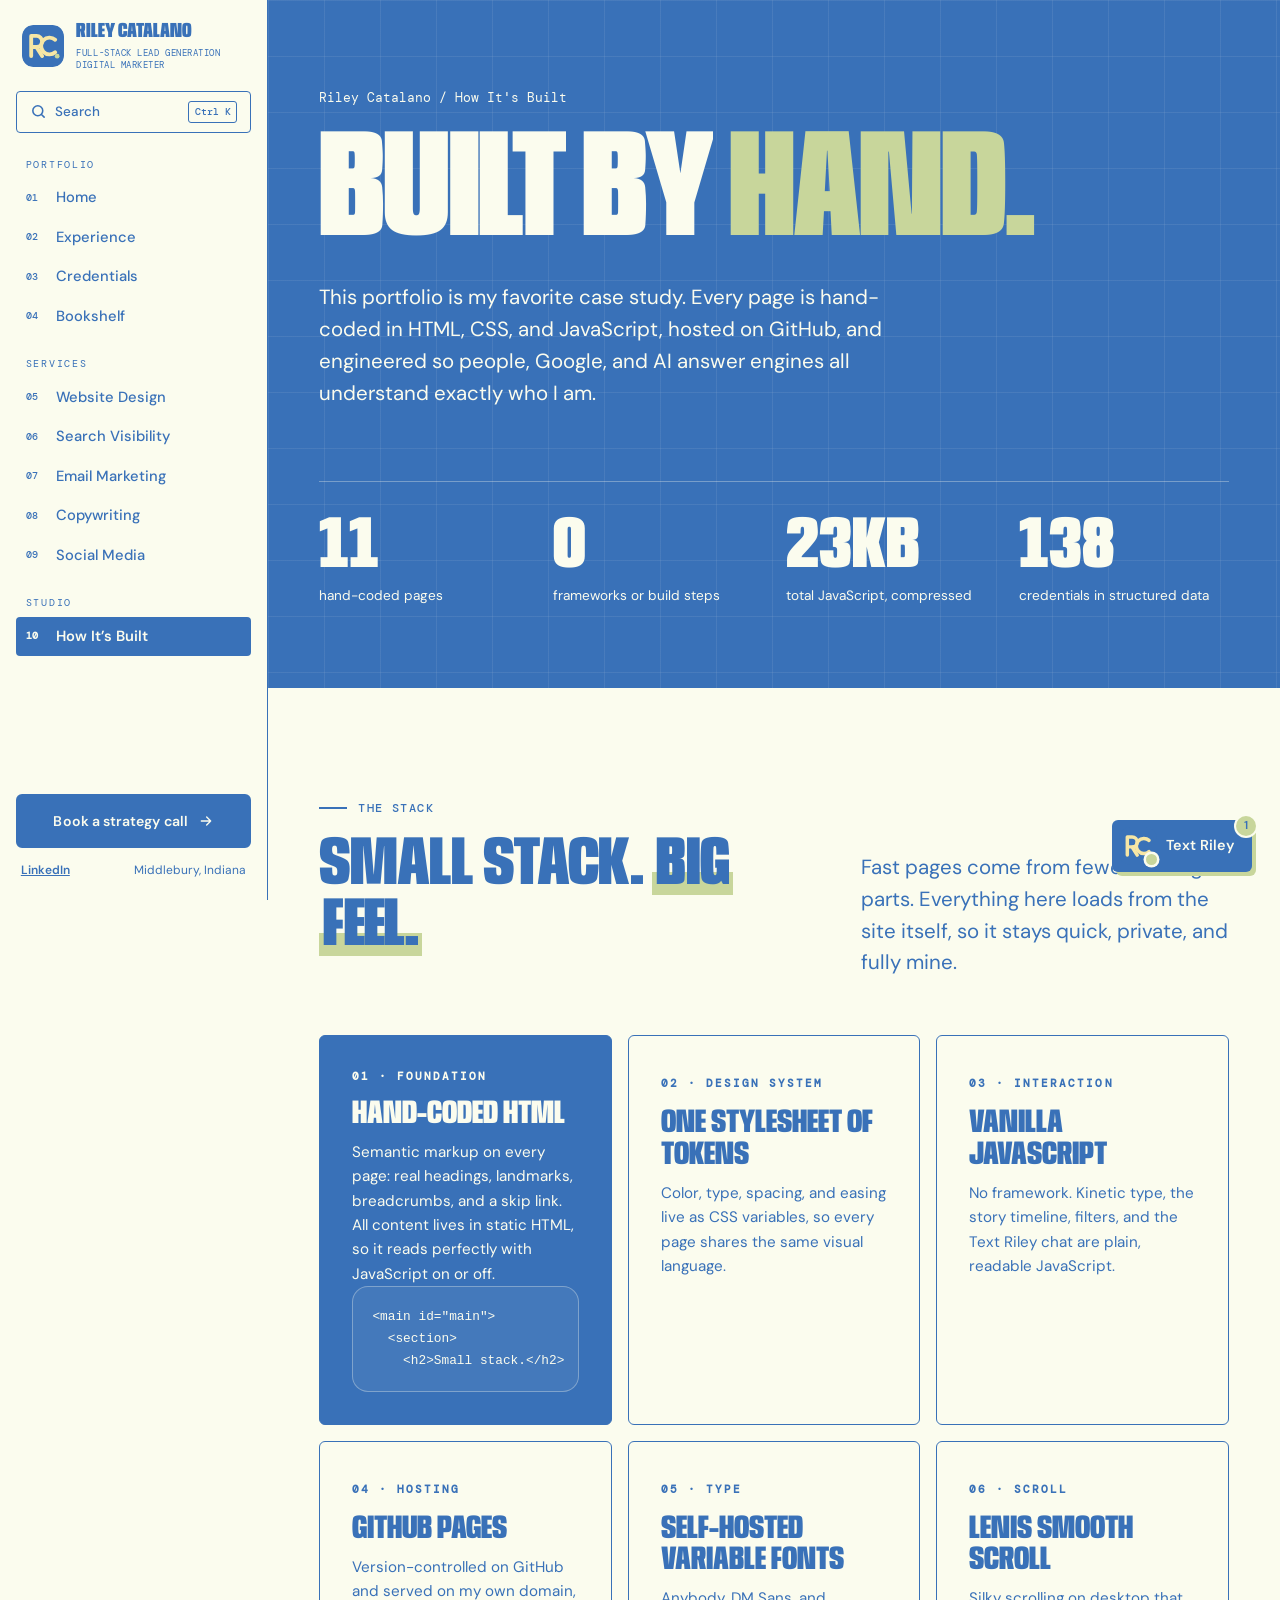
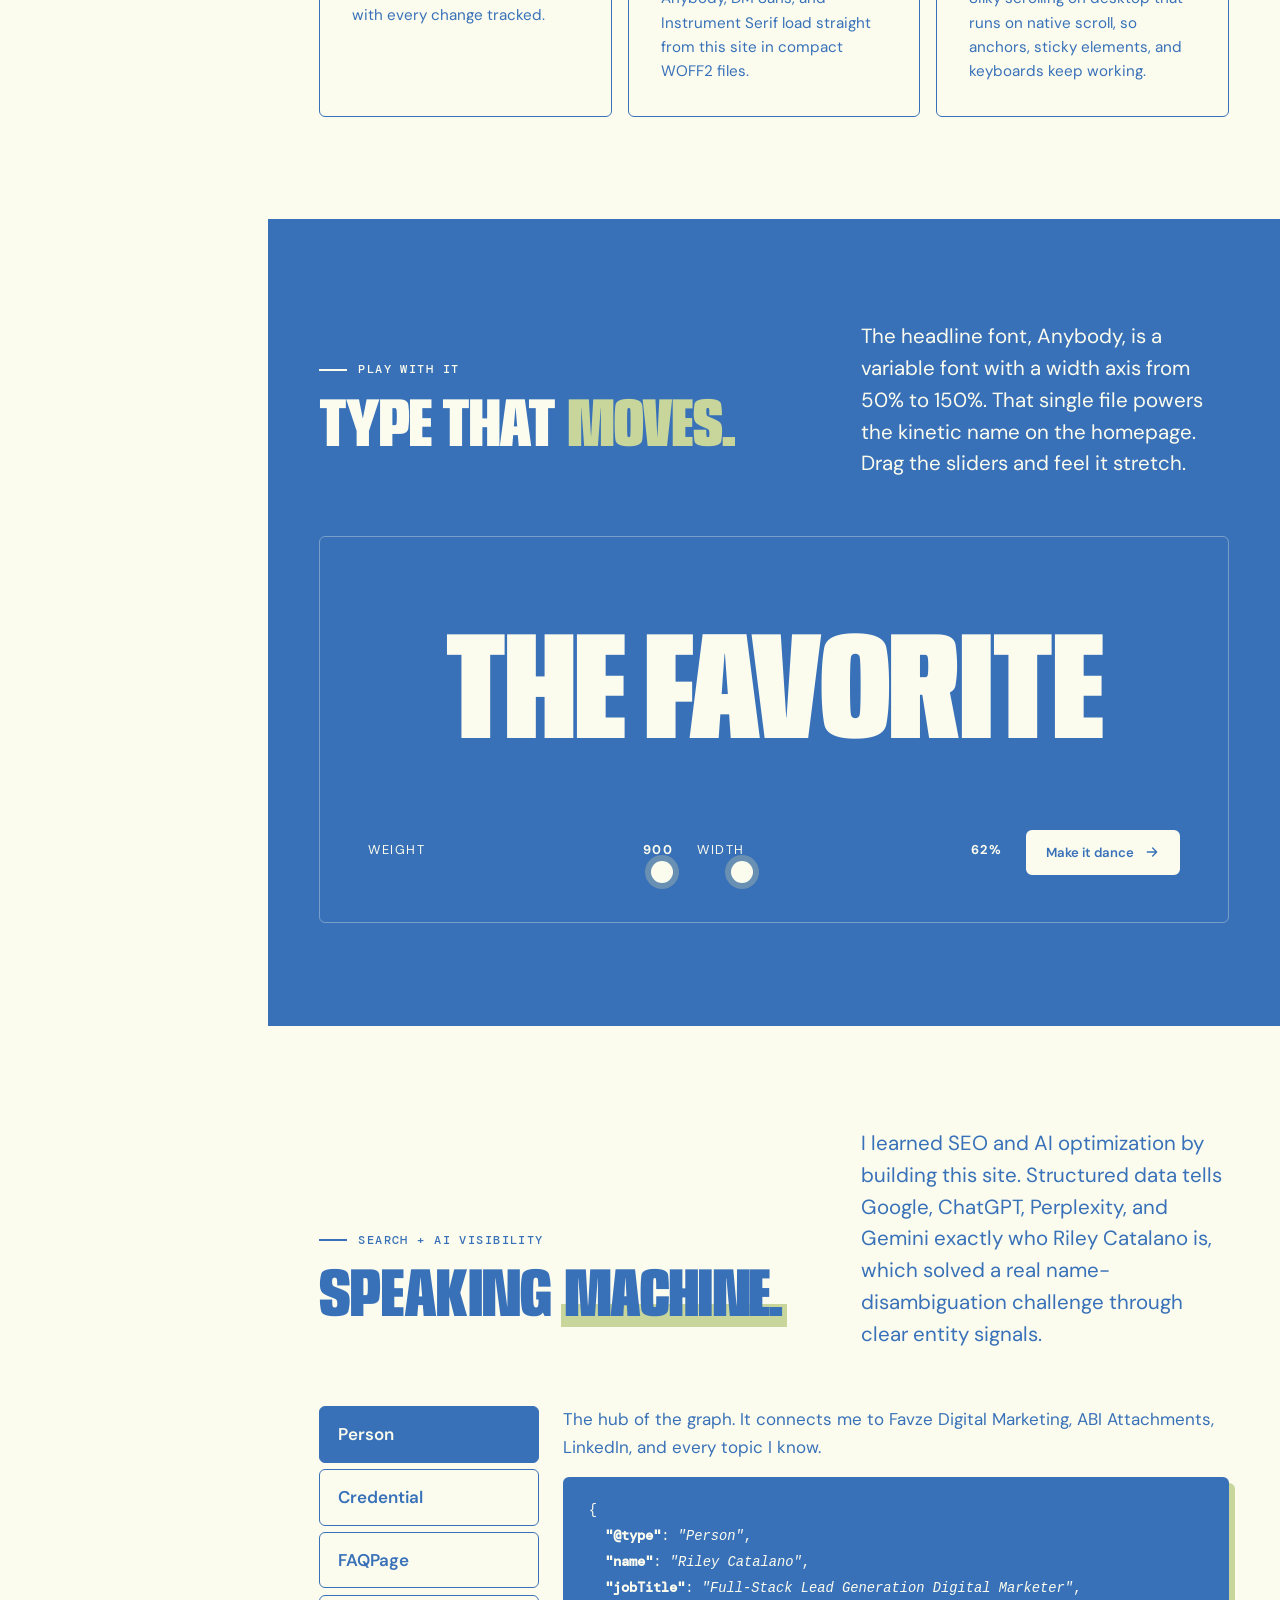
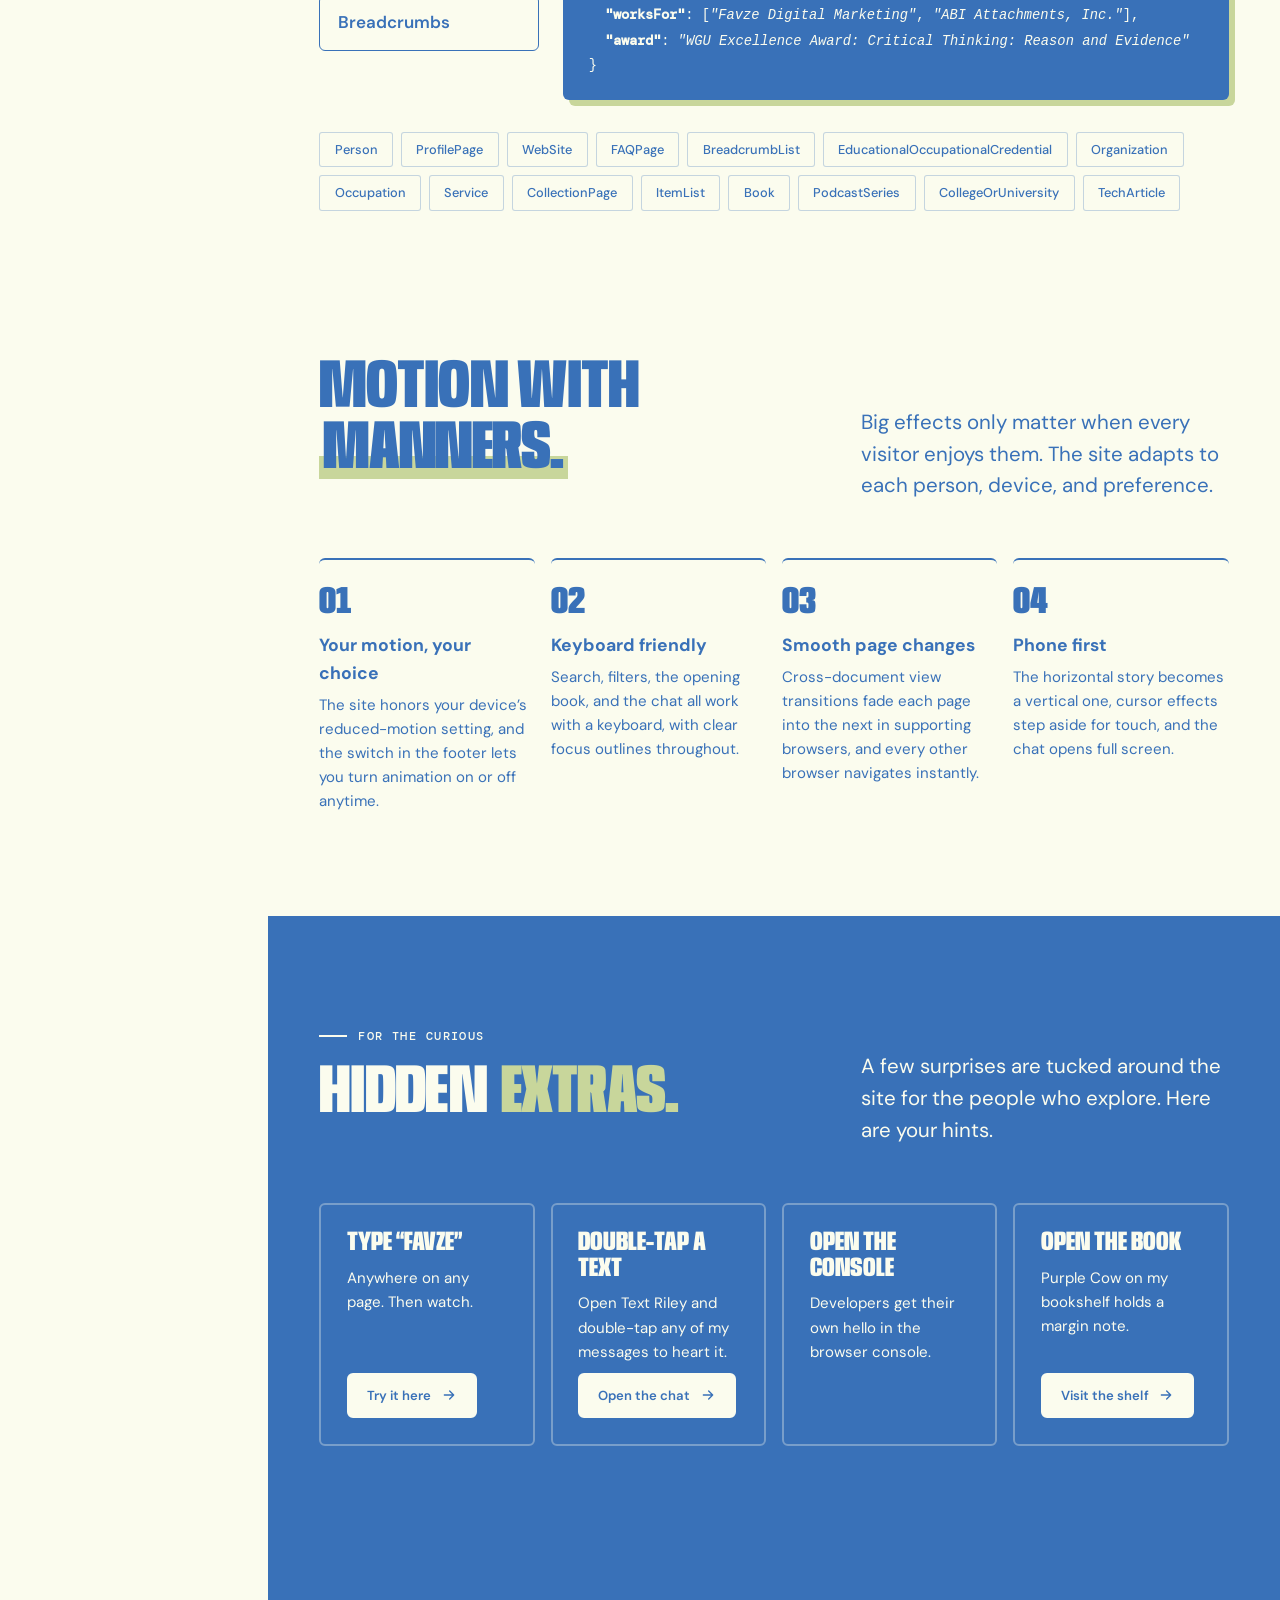
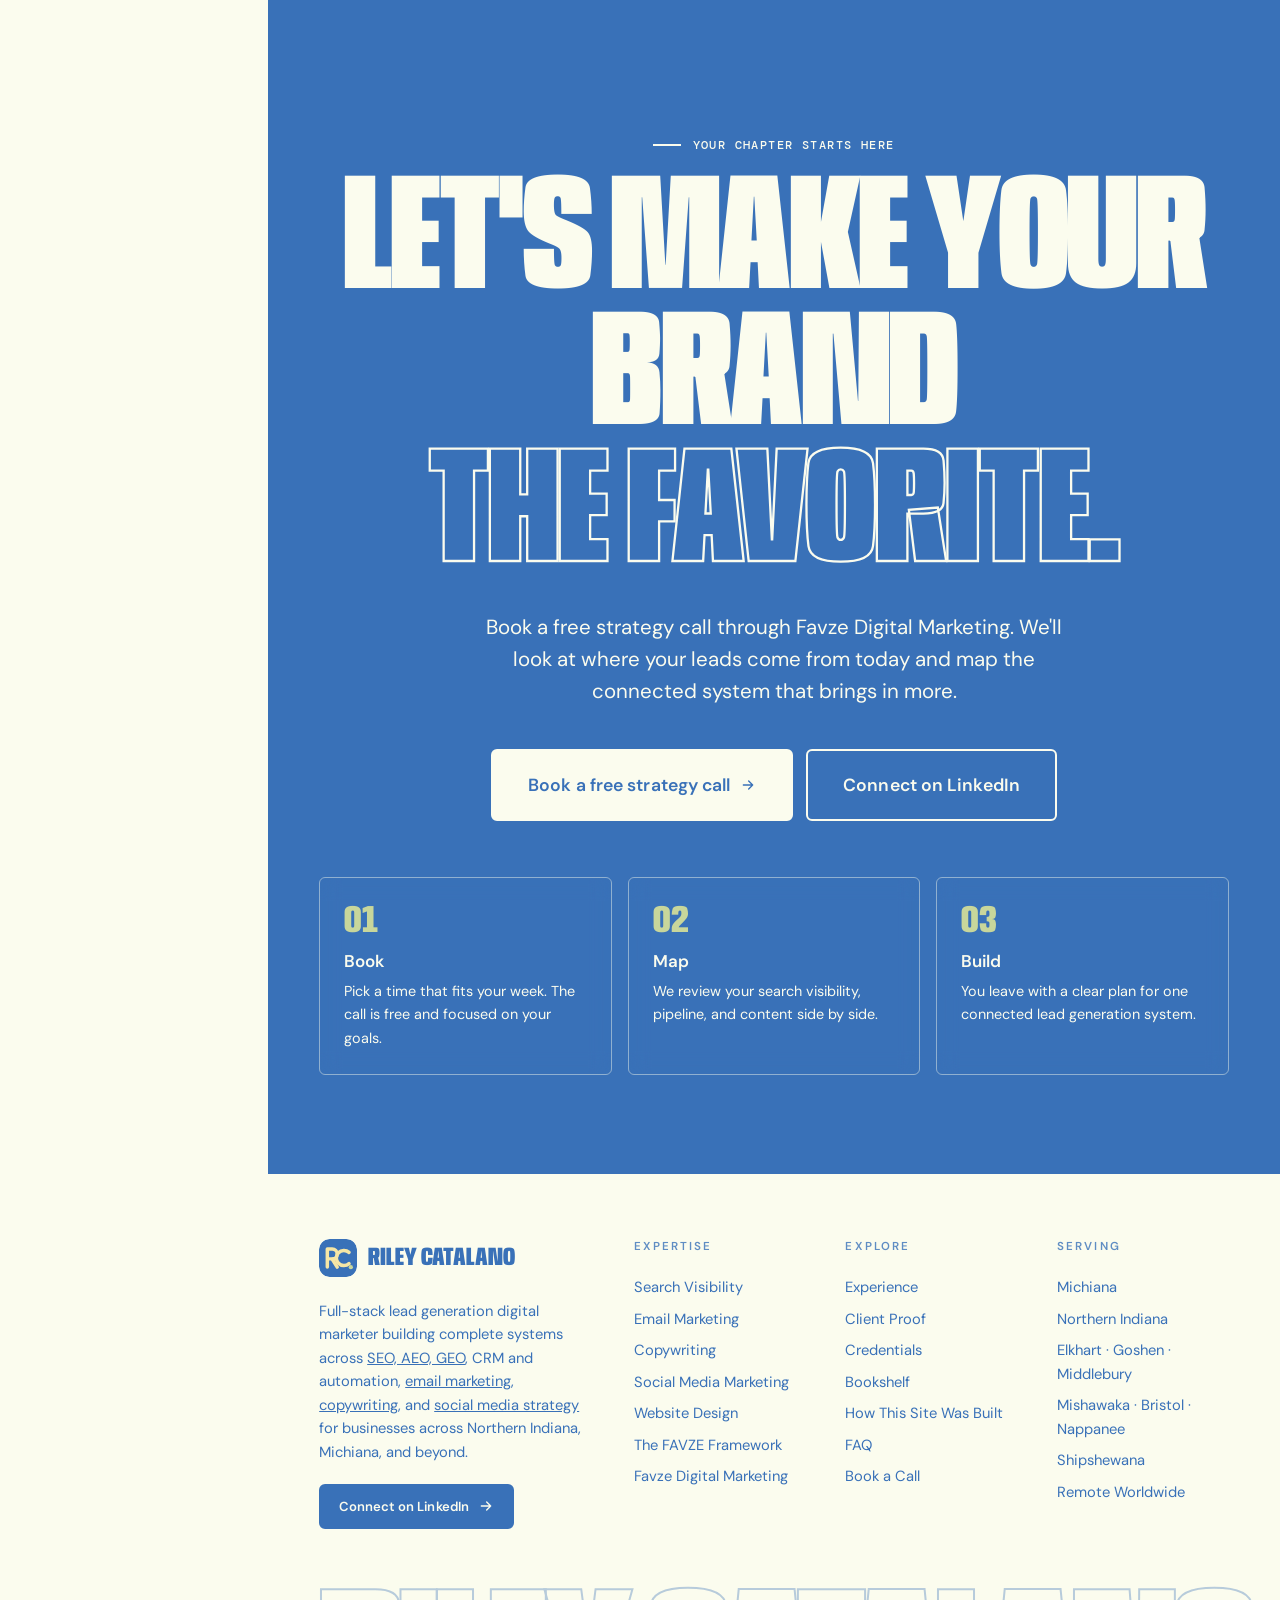
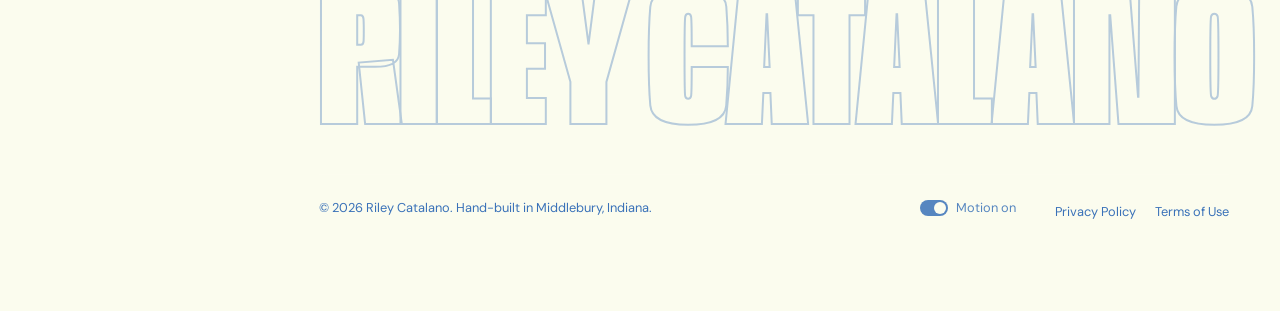
<file: how-its-built.html>
<!DOCTYPE html>
<html lang="en">
<head>
<meta charset="UTF-8">
<meta name="viewport" content="width=device-width, initial-scale=1.0">
<meta name="theme-color" content="#3971B8">
<title>How This Site Was Built | Riley Catalano</title>
<meta name="description" content="A look under the hood of rileycatalano.com: hand-coded HTML, CSS, and JavaScript on GitHub Pages, self-hosted variable fonts, structured data for search and AI answer engines, and motion that respects every visitor.">
<meta name="author" content="Riley Catalano">
<meta name="robots" content="index, follow">
<link rel="canonical" href="https://rileycatalano.com/how-its-built">
<meta property="og:type" content="article">
<meta property="og:title" content="How This Site Was Built | Riley Catalano">
<meta property="og:description" content="A look under the hood of rileycatalano.com: hand-coded HTML, CSS, and JavaScript on GitHub Pages, self-hosted variable fonts, structured data for search and AI answer engines, and motion that respects every visitor.">
<meta property="og:url" content="https://rileycatalano.com/how-its-built">
<meta property="og:site_name" content="Riley Catalano Portfolio">
<meta name="twitter:card" content="summary_large_image">
<meta name="twitter:title" content="How This Site Was Built | Riley Catalano">
<meta name="twitter:description" content="A look under the hood of rileycatalano.com: hand-coded HTML, CSS, and JavaScript on GitHub Pages, self-hosted variable fonts, structured data for search and AI answer engines, and motion that respects every visitor.">
<link rel="icon" href="/assets/img/favicon.svg" type="image/svg+xml">
<link rel="preload" href="/assets/fonts/anybody-latin-standard-normal.woff2" as="font" type="font/woff2" crossorigin>
<link rel="preload" href="/assets/fonts/dm-sans-latin-opsz-normal.woff2" as="font" type="font/woff2" crossorigin>
<script>try{if(localStorage.getItem("rc-motion")==="off")document.documentElement.classList.add("rm")}catch(e){}</script>
<link rel="stylesheet" href="/assets/css/site.css">
<script type="application/ld+json">
{
 "@context": "https://schema.org",
 "@type": "TechArticle",
 "headline": "How This Site Was Built",
 "description": "A look under the hood of rileycatalano.com: hand-coded HTML, CSS, and JavaScript on GitHub Pages, self-hosted variable fonts, structured data for search and AI answer engines, and motion that respects every visitor.",
 "url": "https://rileycatalano.com/how-its-built",
 "author": {"@type": "Person", "name": "Riley Catalano", "url": "https://rileycatalano.com/"},
 "about": [{"@type": "Thing", "name": "Web design"}, {"@type": "Thing", "name": "Structured data"}, {"@type": "Thing", "name": "Generative Engine Optimization"}],
 "isPartOf": {"@type": "WebSite", "name": "Riley Catalano", "url": "https://rileycatalano.com/"}
}
</script>
<script type="application/ld+json">
{
 "@context": "https://schema.org",
 "@type": "BreadcrumbList",
 "itemListElement": [
  {"@type": "ListItem", "position": 1, "name": "Riley Catalano", "item": "https://rileycatalano.com/"},
  {"@type": "ListItem", "position": 2, "name": "How This Site Was Built", "item": "https://rileycatalano.com/how-its-built"}
 ]
}
</script>
</head>
<body>
<a class="skip" href="#main">Skip to content</a>
<div class="progress" aria-hidden="true"></div>
<div class="grain" aria-hidden="true"></div>
<div class="cursor-ring" aria-hidden="true"><span></span></div>
<div class="cursor" aria-hidden="true"></div>

<header class="topbar">
  <a href="/" class="tb-brand" aria-label="Riley Catalano, home"><svg class="rc-mark" viewBox="0 0 48 48" aria-hidden="true" focusable="false"><rect width="48" height="48" rx="13" fill="#3971B8"/><g fill="none" stroke="#F6E6A5" stroke-width="4.4" stroke-linecap="round" stroke-linejoin="round"><path d="M10.5 35.5V12.5h6.2a6.3 6.3 0 0 1 0 12.6h-6.2M16.4 25.1l6.6 10.4"/><path d="M37.92 16.87A9.6 9.6 0 1 0 37.92 31.13"/></g><circle cx="40.2" cy="35.6" r="2.7" fill="#C8D69B"/></svg><b>Riley Catalano</b></a>
  <button type="button" class="tb-search" data-search-open aria-label="Search the site"><svg viewBox="0 0 24 24" width="18" height="18" fill="none" stroke="currentColor" stroke-width="2.2" stroke-linecap="round" aria-hidden="true"><circle cx="11" cy="11" r="7"/><path d="M20 20l-3.5-3.5"/></svg></button>
  <button class="menu-btn" aria-label="Open menu" aria-expanded="false" aria-controls="sidebar"><span></span></button>
</header>
<aside class="sidebar" id="sidebar" aria-label="Site navigation">
  <a href="/" class="sb-brand" aria-label="Riley Catalano, home"><svg class="rc-mark" viewBox="0 0 48 48" aria-hidden="true" focusable="false"><rect width="48" height="48" rx="13" fill="#3971B8"/><g fill="none" stroke="#F6E6A5" stroke-width="4.4" stroke-linecap="round" stroke-linejoin="round"><path d="M10.5 35.5V12.5h6.2a6.3 6.3 0 0 1 0 12.6h-6.2M16.4 25.1l6.6 10.4"/><path d="M37.92 16.87A9.6 9.6 0 1 0 37.92 31.13"/></g><circle cx="40.2" cy="35.6" r="2.7" fill="#C8D69B"/></svg><span><b>Riley Catalano</b><small>Full-Stack Lead Generation Digital Marketer</small></span></a>
  <div class="sb-search" data-search-slot></div>
  <nav class="sb-nav" aria-label="Primary"><p class="sb-k">Portfolio</p><ul><li><a href="/"><i>01</i><span>Home</span></a></li><li><a href="/experience"><i>02</i><span>Experience</span></a></li><li><a href="/certifications"><i>03</i><span>Credentials</span></a></li><li><a href="/bookshelf"><i>04</i><span>Bookshelf</span></a></li></ul><p class="sb-k">Services</p><ul><li><a href="/website-design"><i>05</i><span>Website Design</span></a></li><li><a href="/search-visibility"><i>06</i><span>Search Visibility</span></a></li><li><a href="/email-marketing"><i>07</i><span>Email Marketing</span></a></li><li><a href="/copywriting"><i>08</i><span>Copywriting</span></a></li><li><a href="/social-media-marketing"><i>09</i><span>Social Media</span></a></li></ul><p class="sb-k">Studio</p><ul><li><a href="/how-its-built" aria-current="page"><i>10</i><span>How It’s Built</span></a></li></ul></nav>
  <div class="sb-toc" hidden><p class="sb-k">On this page</p><ul></ul></div>
  <div class="sb-foot">
    <a href="https://favze.com/free-consultation" class="btn sb-cta">Book a strategy call <span class="arrow"><svg width="16" height="16" viewBox="0 0 24 24" fill="none" stroke="currentColor" stroke-width="2" stroke-linecap="round" stroke-linejoin="round" aria-hidden="true"><path d="M5 12h14M13 6l6 6-6 6"/></svg></span></a>
    <p class="sb-meta"><a href="https://www.linkedin.com/in/rileycatalano/" target="_blank" rel="noopener noreferrer">LinkedIn</a><span>Middlebury, Indiana</span></p>
  </div>
</aside>
<div class="sb-scrim" aria-hidden="true"></div>

<main id="main">

<section class="page-hero" data-theme="dark" aria-labelledby="ph-title">
  <div class="aurora" aria-hidden="true"><b></b><b></b><b></b><b></b></div>
  <div class="hero-grid" aria-hidden="true"></div>
  <div class="wrap">
    <nav class="crumbs" aria-label="Breadcrumb"><a href="/">Riley Catalano</a><span aria-hidden="true">/</span><span aria-current="page">How It's Built</span></nav>
    <h1 id="ph-title" data-split>Built by <em>hand.</em></h1>
    <p class="lead" data-reveal>This portfolio is my favorite case study. Every page is hand-coded in HTML, CSS, and JavaScript, hosted on GitHub, and engineered so people, Google, and AI answer engines all understand exactly who I am.</p>
    <div class="build-stats" data-reveal>
      <div><b><span data-count="11">11</span></b><span>hand-coded pages</span></div>
      <div><b>0</b><span>frameworks or build steps</span></div>
      <div><b><span data-count="23">23</span>KB</b><span>total JavaScript, compressed</span></div>
      <div><b><span data-count="138">138</span></b><span>credentials in structured data</span></div>
    </div>
  </div>
</section>

<section class="section" aria-labelledby="stack-title">
  <div class="wrap">
    <div class="section-head">
      <div><span class="eyebrow" data-reveal>The stack</span><h2 class="h2" id="stack-title" data-split>Small stack. <em>Big feel.</em></h2></div>
      <p class="lead" data-reveal>Fast pages come from fewer moving parts. Everything here loads from the site itself, so it stays quick, private, and fully mine.</p>
    </div>
    <div class="stack">
      <article class="stack-card big" data-reveal><span class="k">01 · Foundation</span><h3>Hand-coded HTML</h3><p>Semantic markup on every page: real headings, landmarks, breadcrumbs, and a skip link. All content lives in static HTML, so it reads perfectly with JavaScript on or off.</p><pre class="mini-code" aria-hidden="true"><span class="c">&lt;main</span> id=<span class="s">"main"</span><span class="c">&gt;</span>
  <span class="c">&lt;section&gt;</span>
    <span class="c">&lt;h2&gt;</span>Small stack.<span class="c">&lt;/h2&gt;</span></pre></article>
      <article class="stack-card" data-reveal style="--d:.06s"><span class="k">02 · Design system</span><h3>One stylesheet of tokens</h3><p>Color, type, spacing, and easing live as CSS variables, so every page shares the same visual language.</p></article>
      <article class="stack-card" data-reveal style="--d:.12s"><span class="k">03 · Interaction</span><h3>Vanilla JavaScript</h3><p>No framework. Kinetic type, the story timeline, filters, and the Text Riley chat are plain, readable JavaScript.</p></article>
      <article class="stack-card" data-reveal style="--d:.18s"><span class="k">04 · Hosting</span><h3>GitHub Pages</h3><p>Version-controlled on GitHub and served on my own domain, with every change tracked.</p></article>
      <article class="stack-card" data-reveal style="--d:.24s"><span class="k">05 · Type</span><h3>Self-hosted variable fonts</h3><p>Anybody, DM Sans, and Instrument Serif load straight from this site in compact WOFF2 files.</p></article>
      <article class="stack-card" data-reveal style="--d:.30s"><span class="k">06 · Scroll</span><h3>Lenis smooth scroll</h3><p>Silky scrolling on desktop that runs on native scroll, so anchors, sticky elements, and keyboards keep working.</p></article>
    </div>
  </div>
</section>

<section class="section dark" data-theme="dark" aria-labelledby="type-title">
  <div class="wrap">
    <div class="section-head">
      <div><span class="eyebrow" data-reveal>Play with it</span><h2 class="h2" id="type-title" data-split>Type that <em>moves.</em></h2></div>
      <p class="lead" data-reveal>The headline font, Anybody, is a variable font with a width axis from 50% to 150%. That single file powers the kinetic name on the homepage. Drag the sliders and feel it stretch.</p>
    </div>
    <div class="playground" data-reveal>
      <label class="sr-only" for="pg-text">Preview text</label>
      <input id="pg-text" class="pg-text" type="text" value="The Favorite" maxlength="22" spellcheck="false" style="--w:900;--s:62">
      <div class="pg-controls">
        <label><span>Weight <output id="pg-wv">900</output></span><input type="range" id="pg-w" min="100" max="900" step="1" value="900"></label>
        <label><span>Width <output id="pg-sv">62%</output></span><input type="range" id="pg-s" min="50" max="150" step="1" value="62"></label>
        <button type="button" class="btn btn-light btn-sm" id="pg-dance">Make it dance <span class="arrow"><svg width="16" height="16" viewBox="0 0 24 24" fill="none" stroke="currentColor" stroke-width="2" stroke-linecap="round" stroke-linejoin="round" aria-hidden="true"><path d="M5 12h14M13 6l6 6-6 6"/></svg></span></button>
      </div>
    </div>
  </div>
</section>

<section class="section" aria-labelledby="schema-title">
  <div class="wrap">
    <div class="section-head">
      <div><span class="eyebrow" data-reveal>Search + AI visibility</span><h2 class="h2" id="schema-title" data-split>Speaking <em>machine.</em></h2></div>
      <p class="lead" data-reveal>I learned SEO and AI optimization by building this site. Structured data tells Google, ChatGPT, Perplexity, and Gemini exactly who Riley Catalano is, which solved a real name-disambiguation challenge through clear entity signals.</p>
    </div>
    <div class="schema-ui" data-reveal>
      <div class="schema-tabs" role="tablist" aria-label="Structured data examples">
        <button role="tab" aria-selected="true" aria-controls="sx-person" id="st-person">Person</button>
        <button role="tab" aria-selected="false" aria-controls="sx-cred" id="st-cred" tabindex="-1">Credential</button>
        <button role="tab" aria-selected="false" aria-controls="sx-faq" id="st-faq" tabindex="-1">FAQPage</button>
        <button role="tab" aria-selected="false" aria-controls="sx-crumb" id="st-crumb" tabindex="-1">Breadcrumbs</button>
      </div>
      <div class="schema-panels">
        <div role="tabpanel" id="sx-person" aria-labelledby="st-person"><p>The hub of the graph. It connects me to Favze Digital Marketing, ABI Attachments, LinkedIn, and every topic I know.</p><pre class="code"><span class="p">{</span>
  <span class="k">"@type"</span>: <span class="s">"Person"</span>,
  <span class="k">"name"</span>: <span class="s">"Riley Catalano"</span>,
  <span class="k">"jobTitle"</span>: <span class="s">"Full-Stack Lead Generation Digital Marketer"</span>,
  <span class="k">"worksFor"</span>: [<span class="s">"Favze Digital Marketing"</span>, <span class="s">"ABI Attachments, Inc."</span>],
  <span class="k">"award"</span>: <span class="s">"WGU Excellence Award: Critical Thinking: Reason and Evidence"</span>
<span class="p">}</span></pre></div>
        <div role="tabpanel" id="sx-cred" aria-labelledby="st-cred" hidden><p>All 138 certifications are marked up individually, each linked to the organization that issued it.</p><pre class="code"><span class="p">{</span>
  <span class="k">"@type"</span>: <span class="s">"EducationalOccupationalCredential"</span>,
  <span class="k">"name"</span>: <span class="s">"Google Ads Search Certification"</span>,
  <span class="k">"credentialCategory"</span>: <span class="s">"certificate"</span>,
  <span class="k">"recognizedBy"</span>: <span class="p">{</span> <span class="k">"@type"</span>: <span class="s">"Organization"</span>, <span class="k">"name"</span>: <span class="s">"Google"</span> <span class="p">}</span>
<span class="p">}</span></pre></div>
        <div role="tabpanel" id="sx-faq" aria-labelledby="st-faq" hidden><p>Question-and-answer markup gives AI answer engines clean, quotable answers in my own words.</p><pre class="code"><span class="p">{</span>
  <span class="k">"@type"</span>: <span class="s">"Question"</span>,
  <span class="k">"name"</span>: <span class="s">"What is your specialty?"</span>,
  <span class="k">"acceptedAnswer"</span>: <span class="p">{</span> <span class="k">"@type"</span>: <span class="s">"Answer"</span>, <span class="k">"text"</span>: <span class="s">"Making businesses the obvious choice in their local market..."</span> <span class="p">}</span>
<span class="p">}</span></pre></div>
        <div role="tabpanel" id="sx-crumb" aria-labelledby="st-crumb" hidden><p>Breadcrumbs map how every page connects, so search engines see a clear, organized site.</p><pre class="code"><span class="p">{</span>
  <span class="k">"@type"</span>: <span class="s">"BreadcrumbList"</span>,
  <span class="k">"itemListElement"</span>: [
    <span class="p">{</span> <span class="k">"position"</span>: 1, <span class="k">"name"</span>: <span class="s">"Riley Catalano"</span> <span class="p">}</span>,
    <span class="p">{</span> <span class="k">"position"</span>: 2, <span class="k">"name"</span>: <span class="s">"How This Site Was Built"</span> <span class="p">}</span>
  ]
<span class="p">}</span></pre></div>
      </div>
    </div>
    <div class="schema-chips" data-reveal><span>Person</span><span>ProfilePage</span><span>WebSite</span><span>FAQPage</span><span>BreadcrumbList</span><span>EducationalOccupationalCredential</span><span>Organization</span><span>Occupation</span><span>Service</span><span>CollectionPage</span><span>ItemList</span><span>Book</span><span>PodcastSeries</span><span>CollegeOrUniversity</span><span>TechArticle</span></div>
  </div>
</section>

<section class="section" aria-labelledby="care-title" style="padding-top:0">
  <div class="wrap">
    <div class="section-head">
      <div><span class="eyebrow" data-reveal>Built for everyone</span><h2 class="h2" id="care-title" data-split>Motion with <em>manners.</em></h2></div>
      <p class="lead" data-reveal>Big effects only matter when every visitor enjoys them. The site adapts to each person, device, and preference.</p>
    </div>
    <div class="care">
      <div class="care-item" data-reveal><b>01</b><h3>Your motion, your choice</h3><p>The site honors your device’s reduced-motion setting, and the switch in the footer lets you turn animation on or off anytime.</p></div>
      <div class="care-item" data-reveal style="--d:.06s"><b>02</b><h3>Keyboard friendly</h3><p>Search, filters, the opening book, and the chat all work with a keyboard, with clear focus outlines throughout.</p></div>
      <div class="care-item" data-reveal style="--d:.12s"><b>03</b><h3>Smooth page changes</h3><p>Cross-document view transitions fade each page into the next in supporting browsers, and every other browser navigates instantly.</p></div>
      <div class="care-item" data-reveal style="--d:.18s"><b>04</b><h3>Phone first</h3><p>The horizontal story becomes a vertical one, cursor effects step aside for touch, and the chat opens full screen.</p></div>
    </div>
  </div>
</section>

<section class="section dark" data-theme="dark" aria-labelledby="egg-title">
  <div class="wrap">
    <div class="section-head">
      <div><span class="eyebrow" data-reveal>For the curious</span><h2 class="h2" id="egg-title" data-split>Hidden <em>extras.</em></h2></div>
      <p class="lead" data-reveal>A few surprises are tucked around the site for the people who explore. Here are your hints.</p>
    </div>
    <div class="eggs">
      <div class="egg" data-reveal><h3>Type “favze”</h3><p>Anywhere on any page. Then watch.</p><button type="button" class="btn btn-light btn-sm" data-egg>Try it here <span class="arrow"><svg width="16" height="16" viewBox="0 0 24 24" fill="none" stroke="currentColor" stroke-width="2" stroke-linecap="round" stroke-linejoin="round" aria-hidden="true"><path d="M5 12h14M13 6l6 6-6 6"/></svg></span></button></div>
      <div class="egg" data-reveal style="--d:.08s"><h3>Double-tap a text</h3><p>Open Text Riley and double-tap any of my messages to heart it.</p><a href="#text-riley" class="btn btn-light btn-sm">Open the chat <span class="arrow"><svg width="16" height="16" viewBox="0 0 24 24" fill="none" stroke="currentColor" stroke-width="2" stroke-linecap="round" stroke-linejoin="round" aria-hidden="true"><path d="M5 12h14M13 6l6 6-6 6"/></svg></span></a></div>
      <div class="egg" data-reveal style="--d:.16s"><h3>Open the console</h3><p>Developers get their own hello in the browser console.</p></div>
      <div class="egg" data-reveal style="--d:.24s"><h3>Open the book</h3><p>Purple Cow on my bookshelf holds a margin note.</p><a href="/bookshelf" class="btn btn-light btn-sm">Visit the shelf <span class="arrow"><svg width="16" height="16" viewBox="0 0 24 24" fill="none" stroke="currentColor" stroke-width="2" stroke-linecap="round" stroke-linejoin="round" aria-hidden="true"><path d="M5 12h14M13 6l6 6-6 6"/></svg></span></a></div>
    </div>
  </div>
</section>
</main>

<section class="finale" id="book" data-theme="dark" aria-labelledby="book-title">
  <div class="aurora" aria-hidden="true"><b></b><b></b><b></b><b></b></div>
  <div class="wrap">
    <span class="eyebrow" data-reveal>Your chapter starts here</span>
    <h2 class="finale-title" id="book-title" data-reveal style="--d:.1s">Let's make your brand <em>the favorite.</em></h2>
    <p class="lead" data-reveal style="--d:.2s">Book a free strategy call through Favze Digital Marketing. We'll look at where your leads come from today and map the connected system that brings in more.</p>
    <div class="hero-ctas" style="justify-content:center" data-reveal>
      <a href="https://favze.com/free-consultation" class="btn btn-light big-cta" data-magnetic data-cursor="Book" data-burst>Book a free strategy call <span class="arrow"><svg width="16" height="16" viewBox="0 0 24 24" fill="none" stroke="currentColor" stroke-width="2" stroke-linecap="round" stroke-linejoin="round" aria-hidden="true"><path d="M5 12h14M13 6l6 6-6 6"/></svg></span></a>
      <a href="https://www.linkedin.com/in/rileycatalano/" target="_blank" rel="noopener noreferrer" class="btn btn-ghost big-cta" data-magnetic>Connect on LinkedIn</a>
    </div>
    <div class="book-cards">
      <div class="book-card" data-reveal><b>01</b><h4>Book</h4><p>Pick a time that fits your week. The call is free and focused on your goals.</p></div>
      <div class="book-card" data-reveal style="--d:.1s"><b>02</b><h4>Map</h4><p>We review your search visibility, pipeline, and content side by side.</p></div>
      <div class="book-card" data-reveal style="--d:.2s"><b>03</b><h4>Build</h4><p>You leave with a clear plan for one connected lead generation system.</p></div>
    </div>
  </div>
</section>

<footer class="footer" data-theme="dark">
  <div class="wrap">
    <div class="footer-grid">
      <div>
        <a href="/" class="footer-brand"><svg class="rc-mark" viewBox="0 0 48 48" aria-hidden="true" focusable="false"><rect width="48" height="48" rx="13" fill="#3971B8"/><g fill="none" stroke="#F6E6A5" stroke-width="4.4" stroke-linecap="round" stroke-linejoin="round"><path d="M10.5 35.5V12.5h6.2a6.3 6.3 0 0 1 0 12.6h-6.2M16.4 25.1l6.6 10.4"/><path d="M37.92 16.87A9.6 9.6 0 1 0 37.92 31.13"/></g><circle cx="40.2" cy="35.6" r="2.7" fill="#C8D69B"/></svg>Riley Catalano</a>
        <p>Full-stack lead generation digital marketer building complete systems across <a href="/search-visibility">SEO, AEO, GEO</a>, CRM and automation, <a href="/email-marketing">email marketing</a>, <a href="/copywriting">copywriting</a>, and <a href="/social-media-marketing">social media strategy</a> for businesses across Northern Indiana, Michiana, and beyond.</p>
        <a href="https://www.linkedin.com/in/rileycatalano/" target="_blank" rel="noopener noreferrer" class="btn btn-sm btn-light">Connect on LinkedIn <span class="arrow"><svg width="16" height="16" viewBox="0 0 24 24" fill="none" stroke="currentColor" stroke-width="2" stroke-linecap="round" stroke-linejoin="round" aria-hidden="true"><path d="M5 12h14M13 6l6 6-6 6"/></svg></span></a>
      </div>
      <div class="col">
        <h4>Expertise</h4>
        <a href="/search-visibility">Search Visibility</a>
        <a href="/email-marketing">Email Marketing</a>
        <a href="/copywriting">Copywriting</a>
        <a href="/social-media-marketing">Social Media Marketing</a>
        <a href="/website-design">Website Design</a>
        <a href="https://favze.com/favze-framework">The FAVZE Framework</a>
        <a href="https://favze.com">Favze Digital Marketing</a>
      </div>
      <div class="col">
        <h4>Explore</h4>
        <a href="/experience">Experience</a>
        <a href="/experience#proof">Client Proof</a>
        <a href="/certifications">Credentials</a>
        <a href="/bookshelf">Bookshelf</a>
        <a href="/how-its-built">How This Site Was Built</a>
        <a href="/experience#faq">FAQ</a>
        <a href="/#book">Book a Call</a>
      </div>
      <div class="col">
        <h4>Serving</h4>
        <a href="https://favze.com/areas-served">Michiana</a>
        <a href="https://favze.com/areas-served">Northern Indiana</a>
        <a href="https://favze.com/areas-served">Elkhart · Goshen · Middlebury</a>
        <a href="https://favze.com/areas-served">Mishawaka · Bristol · Nappanee</a>
        <a href="https://favze.com/areas-served">Shipshewana</a>
        <a href="https://favze.com/areas-served">Remote Worldwide</a>
      </div>
    </div>
    <div class="footer-word" aria-hidden="true">Riley Catalano</div>
    <div class="footer-legal">
      <span>© <span data-year>2026</span> Riley Catalano. Hand-built in Middlebury, Indiana.</span>
      <span><a href="/privacy-policy">Privacy Policy</a><a href="/terms-of-use">Terms of Use</a></span>
    </div>
  </div>
</footer>

<div class="toast" role="status" aria-live="polite"></div>
<script src="/assets/js/lenis.min.js" defer></script>
<script src="/assets/js/site.js" defer></script>
<script src="/assets/js/chat.js" defer></script>
<script src="/assets/js/search.js" defer></script>
</body>
</html>
</file>
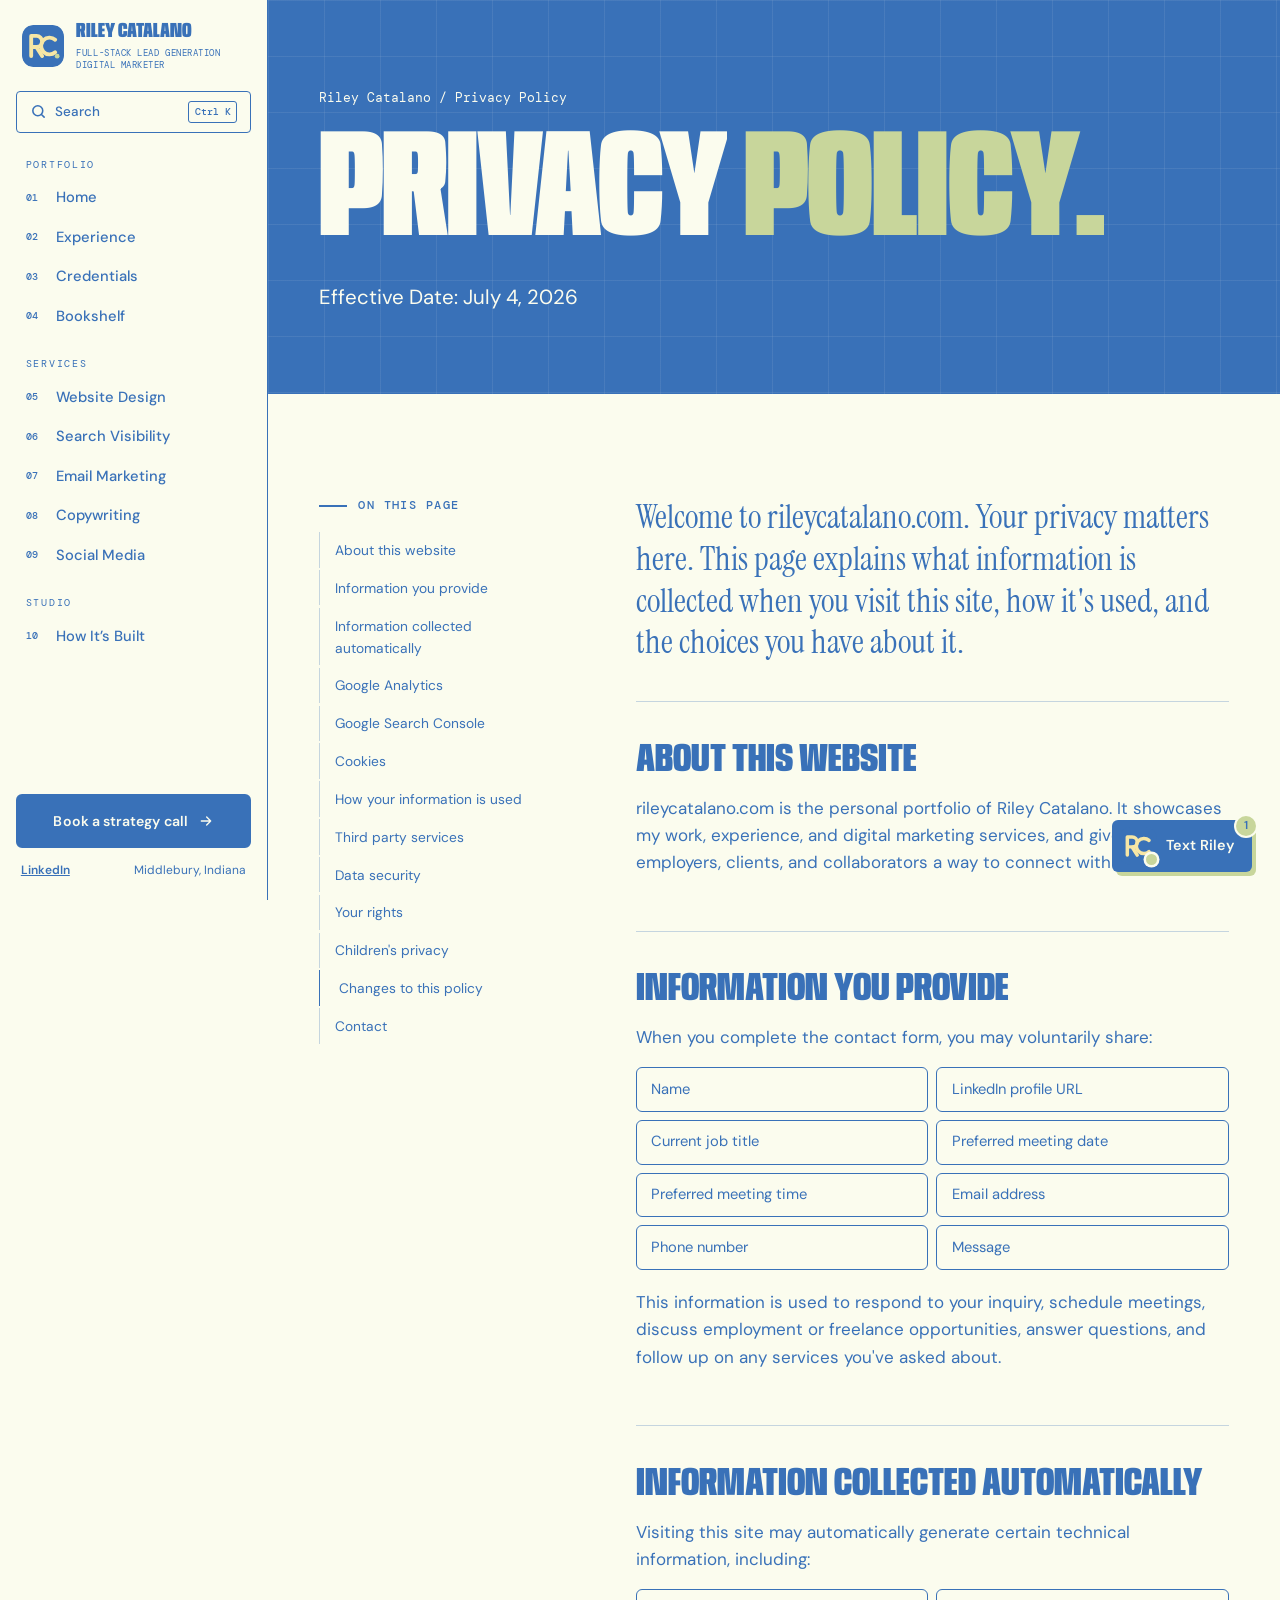
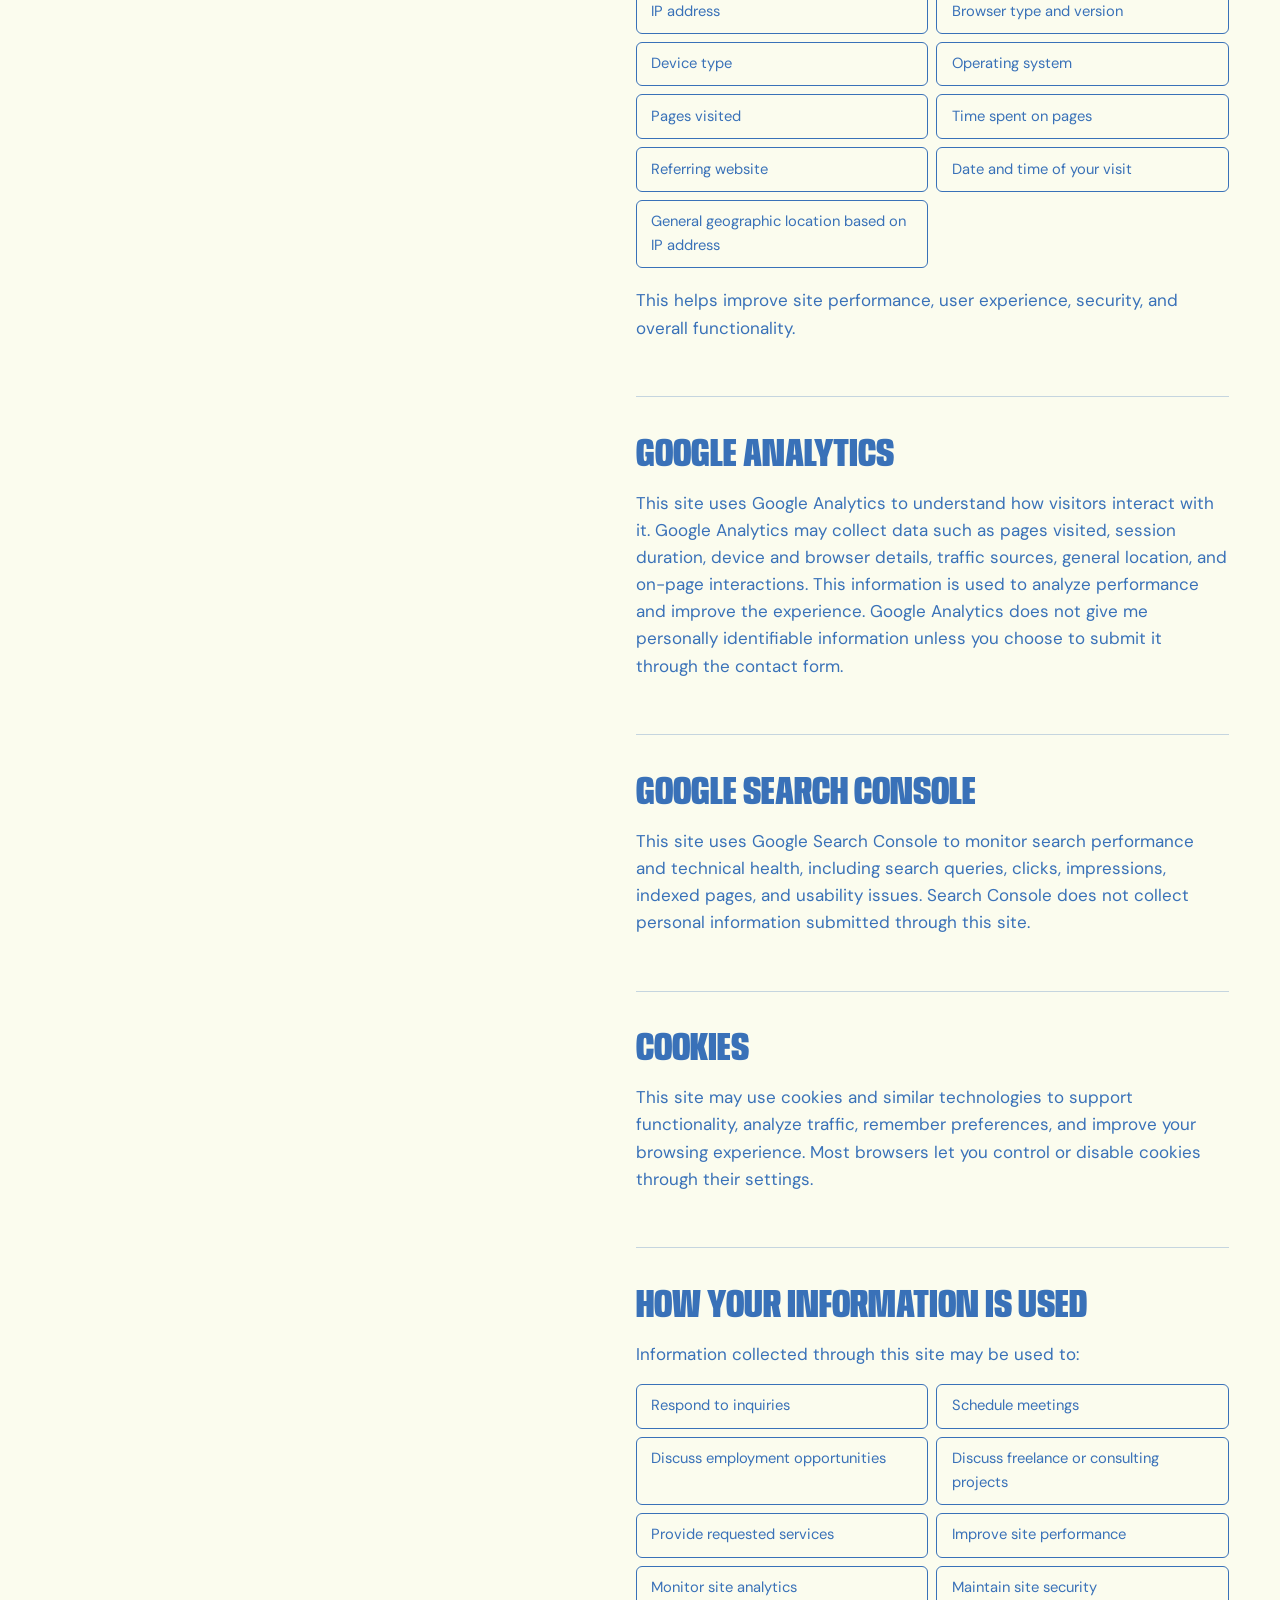
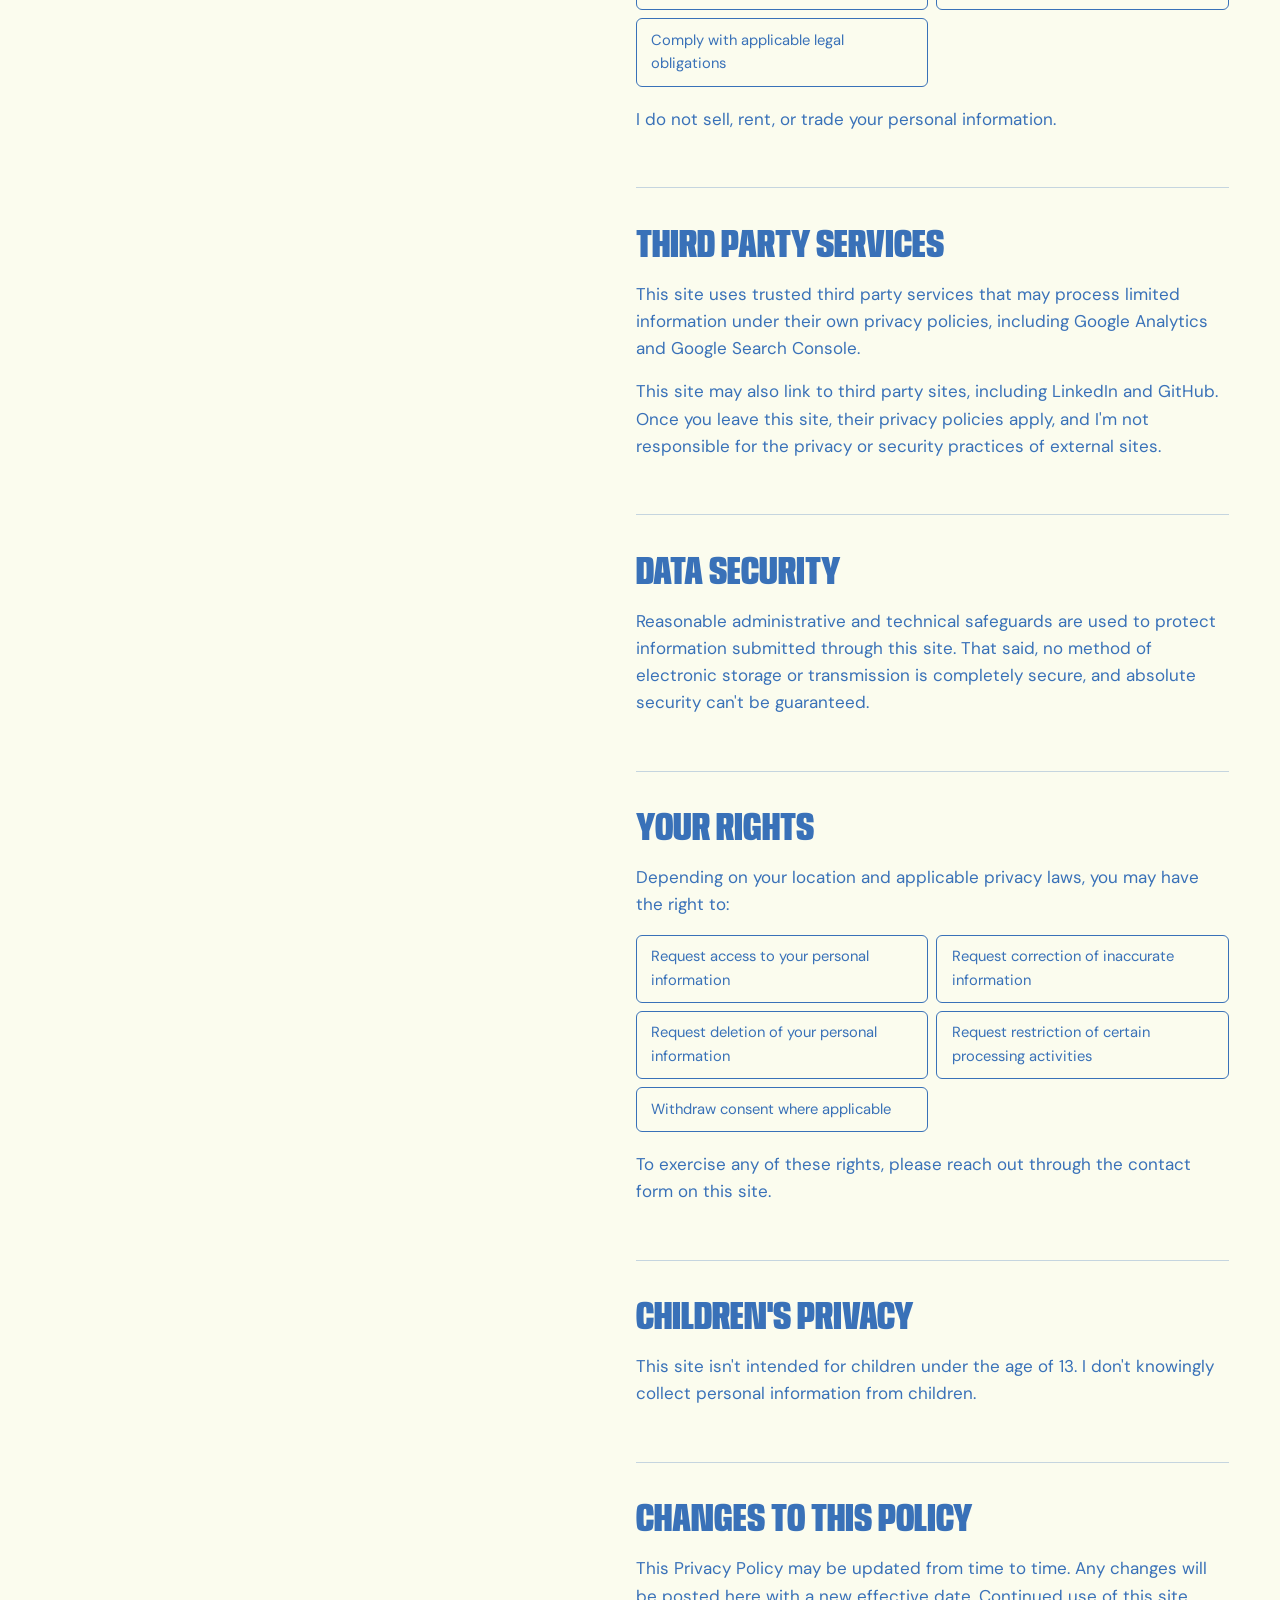
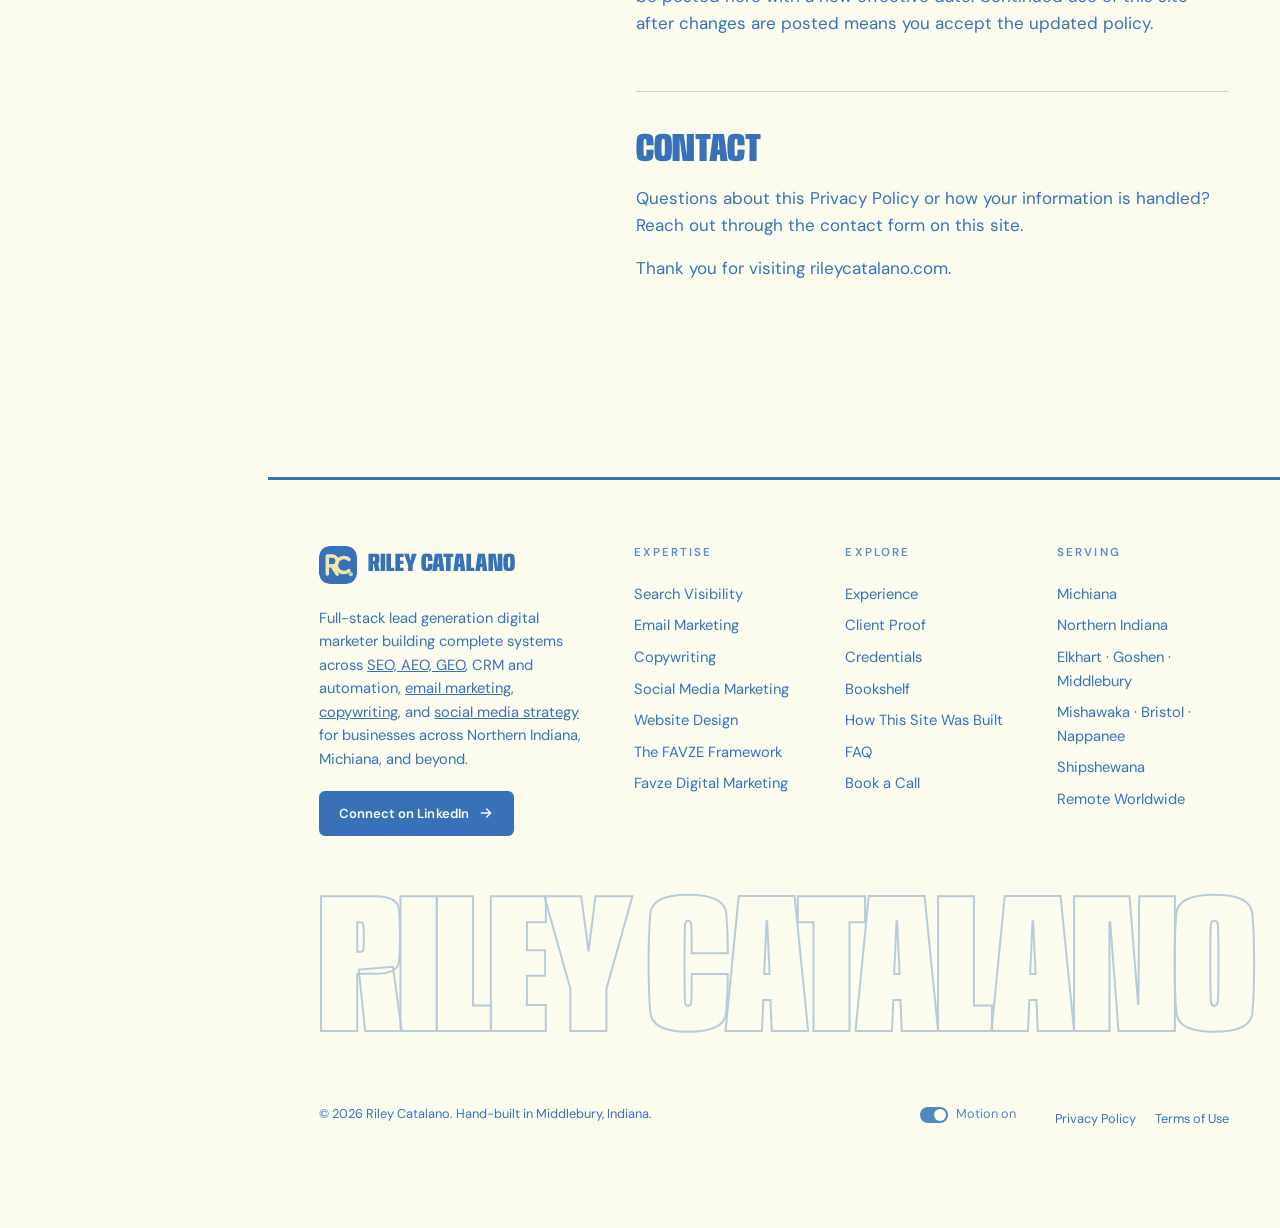
<file: privacy-policy.html>
<!DOCTYPE html>
<html lang="en">
<head>
<meta charset="UTF-8">
<meta name="viewport" content="width=device-width, initial-scale=1.0">
<meta name="theme-color" content="#3971B8">
<title>Privacy Policy | Riley Catalano</title>
<meta name="description" content="Privacy policy for rileycatalano.com, the personal portfolio of Riley Catalano.">
<meta name="author" content="Riley Catalano">
<meta name="robots" content="index, follow">
<link rel="canonical" href="https://rileycatalano.com/privacy-policy">
<link rel="icon" href="/assets/img/favicon.svg" type="image/svg+xml">
<link rel="preload" href="/assets/fonts/anybody-latin-standard-normal.woff2" as="font" type="font/woff2" crossorigin>
<link rel="preload" href="/assets/fonts/dm-sans-latin-opsz-normal.woff2" as="font" type="font/woff2" crossorigin>
<script>try{if(localStorage.getItem("rc-motion")==="off")document.documentElement.classList.add("rm")}catch(e){}</script>
<link rel="stylesheet" href="/assets/css/site.css">
<script type="application/ld+json">
{
  "@context": "https://schema.org",
  "@type": "WebPage",
  "name": "Privacy Policy",
  "url": "https://rileycatalano.com/privacy-policy",
  "isPartOf": {
    "@type": "WebSite",
    "url": "https://rileycatalano.com",
    "name": "Riley Catalano"
  },
  "about": {
    "@type": "Person",
    "name": "Riley Catalano",
    "url": "https://rileycatalano.com",
    "sameAs": [
      "https://rileycatalano.com",
      "https://www.linkedin.com/in/rileycatalano/"
    ]
  }
}
</script>
</head>
<body>
<a class="skip" href="#main">Skip to content</a>
<div class="progress" aria-hidden="true"></div>
<div class="grain" aria-hidden="true"></div>
<div class="cursor-ring" aria-hidden="true"><span></span></div>
<div class="cursor" aria-hidden="true"></div>

<header class="topbar">
  <a href="/" class="tb-brand" aria-label="Riley Catalano, home"><svg class="rc-mark" viewBox="0 0 48 48" aria-hidden="true" focusable="false"><rect width="48" height="48" rx="13" fill="#3971B8"/><g fill="none" stroke="#F6E6A5" stroke-width="4.4" stroke-linecap="round" stroke-linejoin="round"><path d="M10.5 35.5V12.5h6.2a6.3 6.3 0 0 1 0 12.6h-6.2M16.4 25.1l6.6 10.4"/><path d="M37.92 16.87A9.6 9.6 0 1 0 37.92 31.13"/></g><circle cx="40.2" cy="35.6" r="2.7" fill="#C8D69B"/></svg><b>Riley Catalano</b></a>
  <button type="button" class="tb-search" data-search-open aria-label="Search the site"><svg viewBox="0 0 24 24" width="18" height="18" fill="none" stroke="currentColor" stroke-width="2.2" stroke-linecap="round" aria-hidden="true"><circle cx="11" cy="11" r="7"/><path d="M20 20l-3.5-3.5"/></svg></button>
  <button class="menu-btn" aria-label="Open menu" aria-expanded="false" aria-controls="sidebar"><span></span></button>
</header>
<aside class="sidebar" id="sidebar" aria-label="Site navigation">
  <a href="/" class="sb-brand" aria-label="Riley Catalano, home"><svg class="rc-mark" viewBox="0 0 48 48" aria-hidden="true" focusable="false"><rect width="48" height="48" rx="13" fill="#3971B8"/><g fill="none" stroke="#F6E6A5" stroke-width="4.4" stroke-linecap="round" stroke-linejoin="round"><path d="M10.5 35.5V12.5h6.2a6.3 6.3 0 0 1 0 12.6h-6.2M16.4 25.1l6.6 10.4"/><path d="M37.92 16.87A9.6 9.6 0 1 0 37.92 31.13"/></g><circle cx="40.2" cy="35.6" r="2.7" fill="#C8D69B"/></svg><span><b>Riley Catalano</b><small>Full-Stack Lead Generation Digital Marketer</small></span></a>
  <div class="sb-search" data-search-slot></div>
  <nav class="sb-nav" aria-label="Primary"><p class="sb-k">Portfolio</p><ul><li><a href="/"><i>01</i><span>Home</span></a></li><li><a href="/experience"><i>02</i><span>Experience</span></a></li><li><a href="/certifications"><i>03</i><span>Credentials</span></a></li><li><a href="/bookshelf"><i>04</i><span>Bookshelf</span></a></li></ul><p class="sb-k">Services</p><ul><li><a href="/website-design"><i>05</i><span>Website Design</span></a></li><li><a href="/search-visibility"><i>06</i><span>Search Visibility</span></a></li><li><a href="/email-marketing"><i>07</i><span>Email Marketing</span></a></li><li><a href="/copywriting"><i>08</i><span>Copywriting</span></a></li><li><a href="/social-media-marketing"><i>09</i><span>Social Media</span></a></li></ul><p class="sb-k">Studio</p><ul><li><a href="/how-its-built"><i>10</i><span>How It’s Built</span></a></li></ul></nav>
  <div class="sb-toc" hidden><p class="sb-k">On this page</p><ul></ul></div>
  <div class="sb-foot">
    <a href="https://favze.com/free-consultation" class="btn sb-cta">Book a strategy call <span class="arrow"><svg width="16" height="16" viewBox="0 0 24 24" fill="none" stroke="currentColor" stroke-width="2" stroke-linecap="round" stroke-linejoin="round" aria-hidden="true"><path d="M5 12h14M13 6l6 6-6 6"/></svg></span></a>
    <p class="sb-meta"><a href="https://www.linkedin.com/in/rileycatalano/" target="_blank" rel="noopener noreferrer">LinkedIn</a><span>Middlebury, Indiana</span></p>
  </div>
</aside>
<div class="sb-scrim" aria-hidden="true"></div>

<main id="main">

<section class="page-hero" data-theme="dark" aria-labelledby="ph-title">
  <div class="aurora" aria-hidden="true"><b></b><b></b><b></b><b></b></div>
  <div class="hero-grid" aria-hidden="true"></div>
  <div class="wrap">
    <nav class="crumbs" aria-label="Breadcrumb"><a href="/">Riley Catalano</a><span aria-hidden="true">/</span><span aria-current="page">Privacy Policy</span></nav>
    <h1 id="ph-title" data-split>Privacy <em>Policy.</em></h1>
    <p class="lead" data-reveal>Effective Date: July 4, 2026</p>
  </div>
</section>

<section class="section legal-sec">
  <div class="wrap legal-layout">
    <aside class="legal-toc" aria-label="On this page"><span class="eyebrow">On this page</span>
<a href="#about-this-website">About this website</a>
<a href="#information-you-provide">Information you provide</a>
<a href="#information-collected-automatically">Information collected automatically</a>
<a href="#google-analytics">Google Analytics</a>
<a href="#google-search-console">Google Search Console</a>
<a href="#cookies">Cookies</a>
<a href="#how-your-information-is-used">How your information is used</a>
<a href="#third-party-services">Third party services</a>
<a href="#data-security">Data security</a>
<a href="#your-rights">Your rights</a>
<a href="#children-s-privacy">Children's privacy</a>
<a href="#changes-to-this-policy">Changes to this policy</a>
<a href="#contact">Contact</a>
    </aside>
    <div class="legal-prose">

  <section data-reveal>
    <div class="intro-note">
      Welcome to rileycatalano.com. Your privacy matters here. This page explains what information is collected when you visit this site, how it's used, and the choices you have about it.
    </div>
  </section>

  <section data-reveal>
    <h2 id="about-this-website">About this website</h2>
    <p>rileycatalano.com is the personal portfolio of Riley Catalano. It showcases my work, experience, and digital marketing services, and gives potential employers, clients, and collaborators a way to connect with me.</p>
  </section>

  <section data-reveal>
    <h2 id="information-you-provide">Information you provide</h2>
    <p>When you complete the contact form, you may voluntarily share:</p>
    <ul>
      <li>Name</li>
      <li>LinkedIn profile URL</li>
      <li>Current job title</li>
      <li>Preferred meeting date</li>
      <li>Preferred meeting time</li>
      <li>Email address</li>
      <li>Phone number</li>
      <li>Message</li>
    </ul>
    <p>This information is used to respond to your inquiry, schedule meetings, discuss employment or freelance opportunities, answer questions, and follow up on any services you've asked about.</p>
  </section>

  <section data-reveal>
    <h2 id="information-collected-automatically">Information collected automatically</h2>
    <p>Visiting this site may automatically generate certain technical information, including:</p>
    <ul>
      <li>IP address</li>
      <li>Browser type and version</li>
      <li>Device type</li>
      <li>Operating system</li>
      <li>Pages visited</li>
      <li>Time spent on pages</li>
      <li>Referring website</li>
      <li>Date and time of your visit</li>
      <li>General geographic location based on IP address</li>
    </ul>
    <p>This helps improve site performance, user experience, security, and overall functionality.</p>
  </section>

  <section data-reveal>
    <h2 id="google-analytics">Google Analytics</h2>
    <p>This site uses Google Analytics to understand how visitors interact with it. Google Analytics may collect data such as pages visited, session duration, device and browser details, traffic sources, general location, and on-page interactions. This information is used to analyze performance and improve the experience. Google Analytics does not give me personally identifiable information unless you choose to submit it through the contact form.</p>
  </section>

  <section data-reveal>
    <h2 id="google-search-console">Google Search Console</h2>
    <p>This site uses Google Search Console to monitor search performance and technical health, including search queries, clicks, impressions, indexed pages, and usability issues. Search Console does not collect personal information submitted through this site.</p>
  </section>

  <section data-reveal>
    <h2 id="cookies">Cookies</h2>
    <p>This site may use cookies and similar technologies to support functionality, analyze traffic, remember preferences, and improve your browsing experience. Most browsers let you control or disable cookies through their settings.</p>
  </section>

  <section data-reveal>
    <h2 id="how-your-information-is-used">How your information is used</h2>
    <p>Information collected through this site may be used to:</p>
    <ul>
      <li>Respond to inquiries</li>
      <li>Schedule meetings</li>
      <li>Discuss employment opportunities</li>
      <li>Discuss freelance or consulting projects</li>
      <li>Provide requested services</li>
      <li>Improve site performance</li>
      <li>Monitor site analytics</li>
      <li>Maintain site security</li>
      <li>Comply with applicable legal obligations</li>
    </ul>
    <p>I do not sell, rent, or trade your personal information.</p>
  </section>

  <section data-reveal>
    <h2 id="third-party-services">Third party services</h2>
    <p>This site uses trusted third party services that may process limited information under their own privacy policies, including Google Analytics and Google Search Console.</p>
    <p>This site may also link to third party sites, including LinkedIn and GitHub. Once you leave this site, their privacy policies apply, and I'm not responsible for the privacy or security practices of external sites.</p>
  </section>

  <section data-reveal>
    <h2 id="data-security">Data security</h2>
    <p>Reasonable administrative and technical safeguards are used to protect information submitted through this site. That said, no method of electronic storage or transmission is completely secure, and absolute security can't be guaranteed.</p>
  </section>

  <section data-reveal>
    <h2 id="your-rights">Your rights</h2>
    <p>Depending on your location and applicable privacy laws, you may have the right to:</p>
    <ul>
      <li>Request access to your personal information</li>
      <li>Request correction of inaccurate information</li>
      <li>Request deletion of your personal information</li>
      <li>Request restriction of certain processing activities</li>
      <li>Withdraw consent where applicable</li>
    </ul>
    <p>To exercise any of these rights, please reach out through the contact form on this site.</p>
  </section>

  <section data-reveal>
    <h2 id="children-s-privacy">Children's privacy</h2>
    <p>This site isn't intended for children under the age of 13. I don't knowingly collect personal information from children.</p>
  </section>

  <section data-reveal>
    <h2 id="changes-to-this-policy">Changes to this policy</h2>
    <p>This Privacy Policy may be updated from time to time. Any changes will be posted here with a new effective date. Continued use of this site after changes are posted means you accept the updated policy.</p>
  </section>

  <section data-reveal>
    <h2 id="contact">Contact</h2>
    <p>Questions about this Privacy Policy or how your information is handled? Reach out through the contact form on this site.</p>
    <p>Thank you for visiting rileycatalano.com.</p>
  </section>

</div>
  </div>
</section>
</main>
<footer class="footer" data-theme="dark">
  <div class="wrap">
    <div class="footer-grid">
      <div>
        <a href="/" class="footer-brand"><svg class="rc-mark" viewBox="0 0 48 48" aria-hidden="true" focusable="false"><rect width="48" height="48" rx="13" fill="#3971B8"/><g fill="none" stroke="#F6E6A5" stroke-width="4.4" stroke-linecap="round" stroke-linejoin="round"><path d="M10.5 35.5V12.5h6.2a6.3 6.3 0 0 1 0 12.6h-6.2M16.4 25.1l6.6 10.4"/><path d="M37.92 16.87A9.6 9.6 0 1 0 37.92 31.13"/></g><circle cx="40.2" cy="35.6" r="2.7" fill="#C8D69B"/></svg>Riley Catalano</a>
        <p>Full-stack lead generation digital marketer building complete systems across <a href="/search-visibility">SEO, AEO, GEO</a>, CRM and automation, <a href="/email-marketing">email marketing</a>, <a href="/copywriting">copywriting</a>, and <a href="/social-media-marketing">social media strategy</a> for businesses across Northern Indiana, Michiana, and beyond.</p>
        <a href="https://www.linkedin.com/in/rileycatalano/" target="_blank" rel="noopener noreferrer" class="btn btn-sm btn-light">Connect on LinkedIn <span class="arrow"><svg width="16" height="16" viewBox="0 0 24 24" fill="none" stroke="currentColor" stroke-width="2" stroke-linecap="round" stroke-linejoin="round" aria-hidden="true"><path d="M5 12h14M13 6l6 6-6 6"/></svg></span></a>
      </div>
      <div class="col">
        <h4>Expertise</h4>
        <a href="/search-visibility">Search Visibility</a>
        <a href="/email-marketing">Email Marketing</a>
        <a href="/copywriting">Copywriting</a>
        <a href="/social-media-marketing">Social Media Marketing</a>
        <a href="/website-design">Website Design</a>
        <a href="https://favze.com/favze-framework">The FAVZE Framework</a>
        <a href="https://favze.com">Favze Digital Marketing</a>
      </div>
      <div class="col">
        <h4>Explore</h4>
        <a href="/experience">Experience</a>
        <a href="/experience#proof">Client Proof</a>
        <a href="/certifications">Credentials</a>
        <a href="/bookshelf">Bookshelf</a>
        <a href="/how-its-built">How This Site Was Built</a>
        <a href="/experience#faq">FAQ</a>
        <a href="/#book">Book a Call</a>
      </div>
      <div class="col">
        <h4>Serving</h4>
        <a href="https://favze.com/areas-served">Michiana</a>
        <a href="https://favze.com/areas-served">Northern Indiana</a>
        <a href="https://favze.com/areas-served">Elkhart · Goshen · Middlebury</a>
        <a href="https://favze.com/areas-served">Mishawaka · Bristol · Nappanee</a>
        <a href="https://favze.com/areas-served">Shipshewana</a>
        <a href="https://favze.com/areas-served">Remote Worldwide</a>
      </div>
    </div>
    <div class="footer-word" aria-hidden="true">Riley Catalano</div>
    <div class="footer-legal">
      <span>© <span data-year>2026</span> Riley Catalano. Hand-built in Middlebury, Indiana.</span>
      <span><a href="/privacy-policy">Privacy Policy</a><a href="/terms-of-use">Terms of Use</a></span>
    </div>
  </div>
</footer>

<div class="toast" role="status" aria-live="polite"></div>
<script src="/assets/js/lenis.min.js" defer></script>
<script src="/assets/js/site.js" defer></script>
<script src="/assets/js/chat.js" defer></script>
<script src="/assets/js/search.js" defer></script>
</body>
</html>
</file>
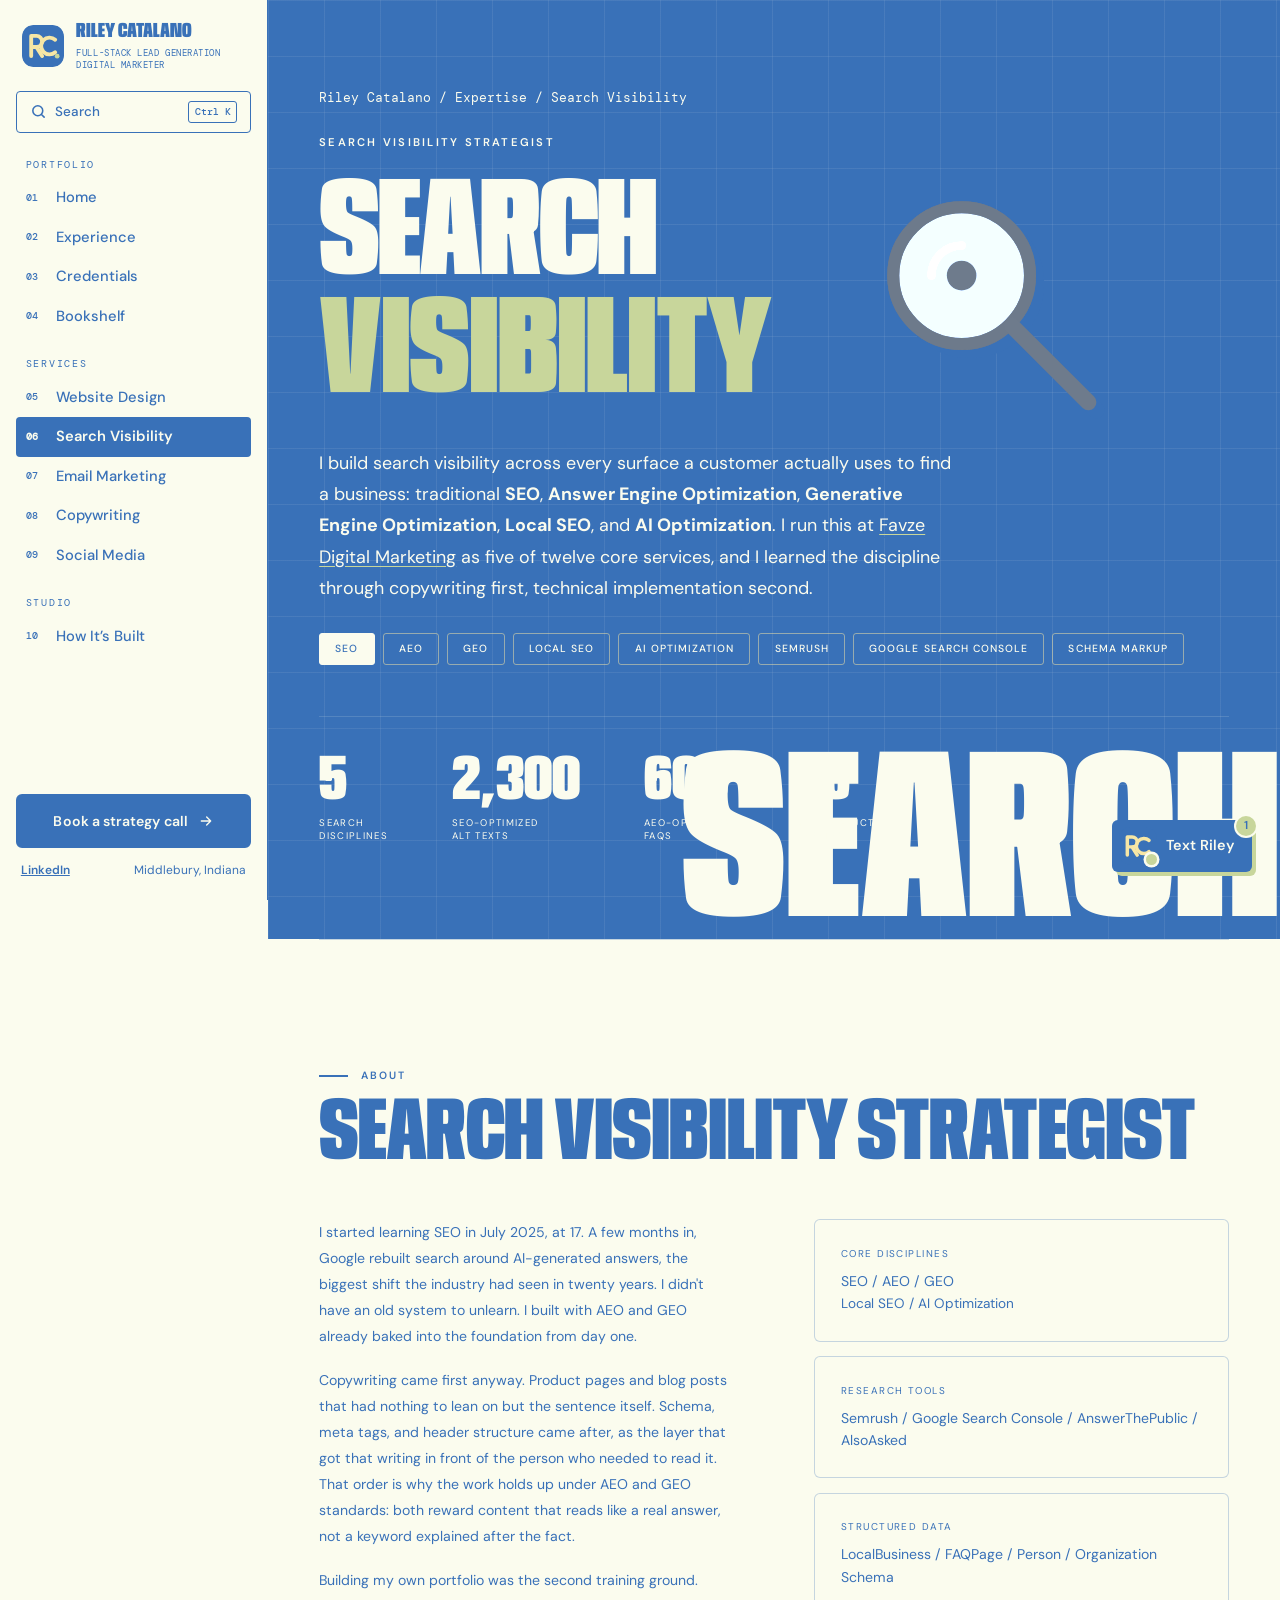
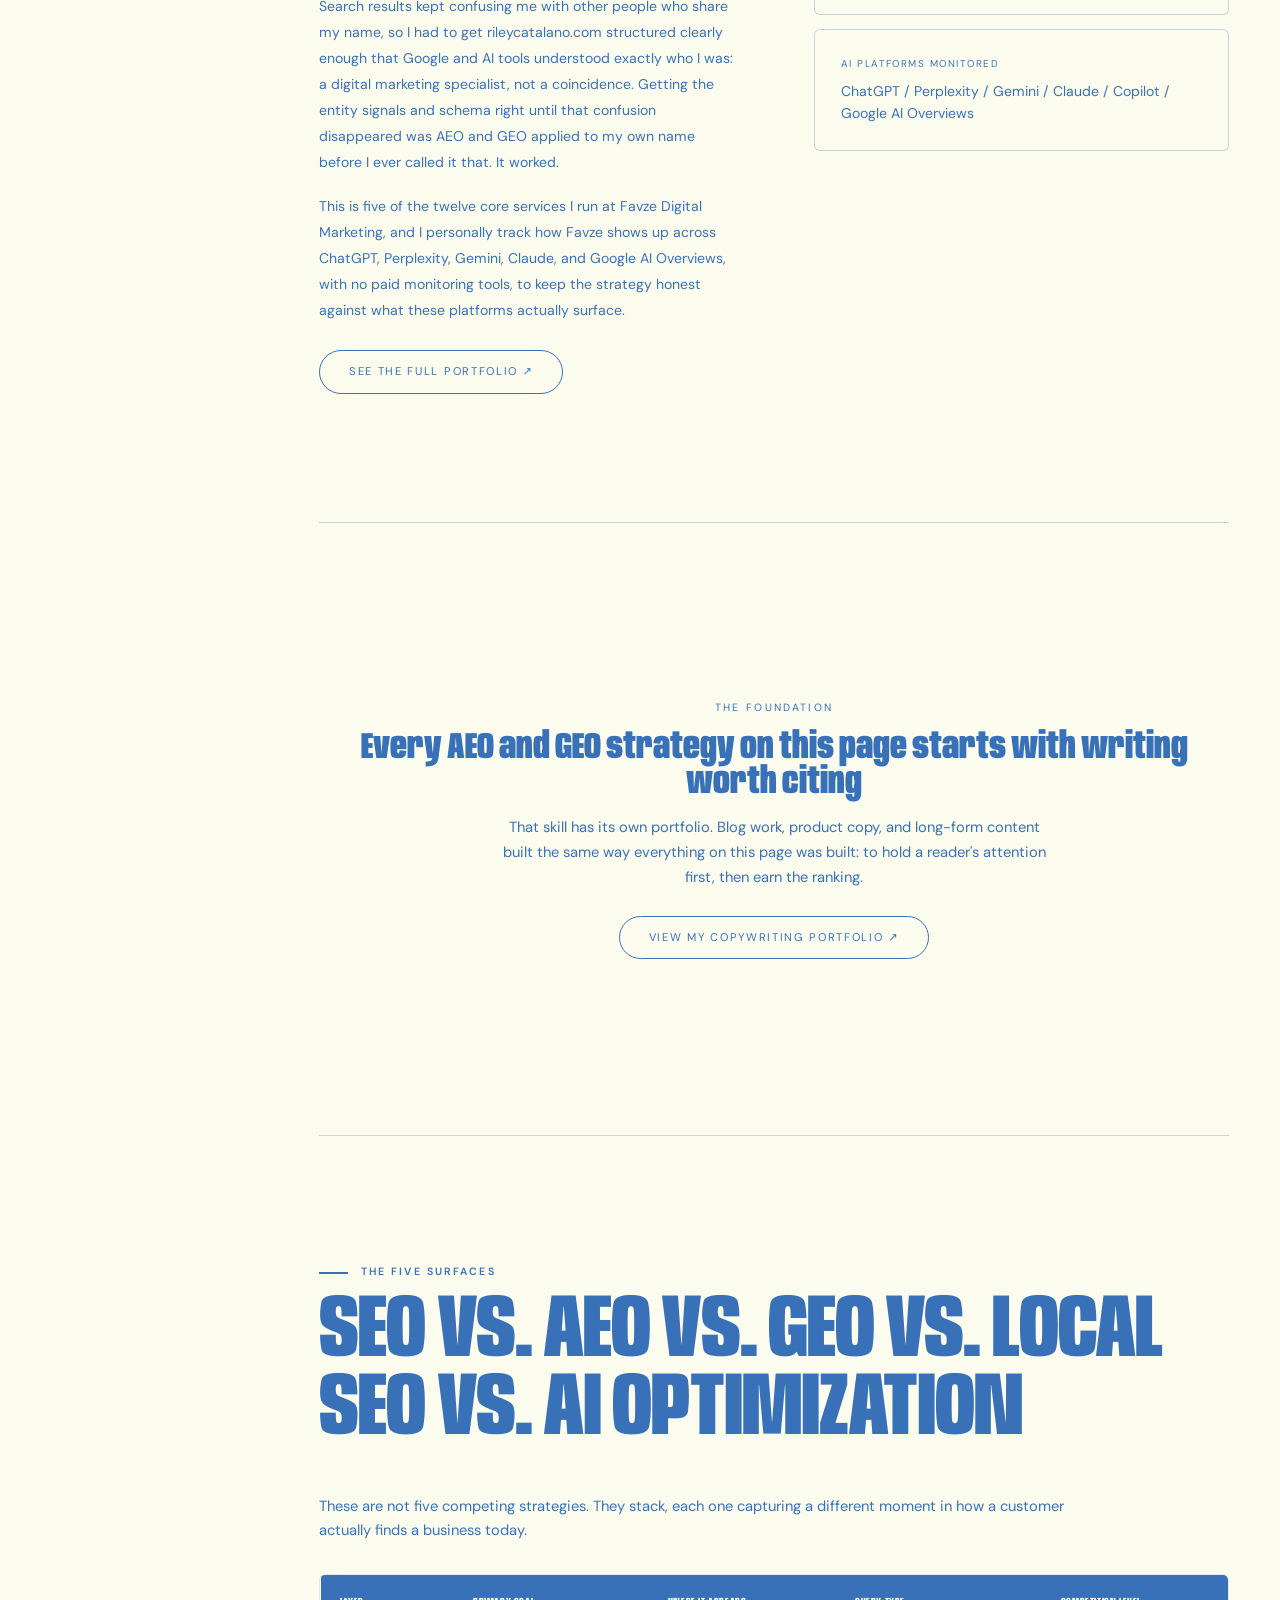
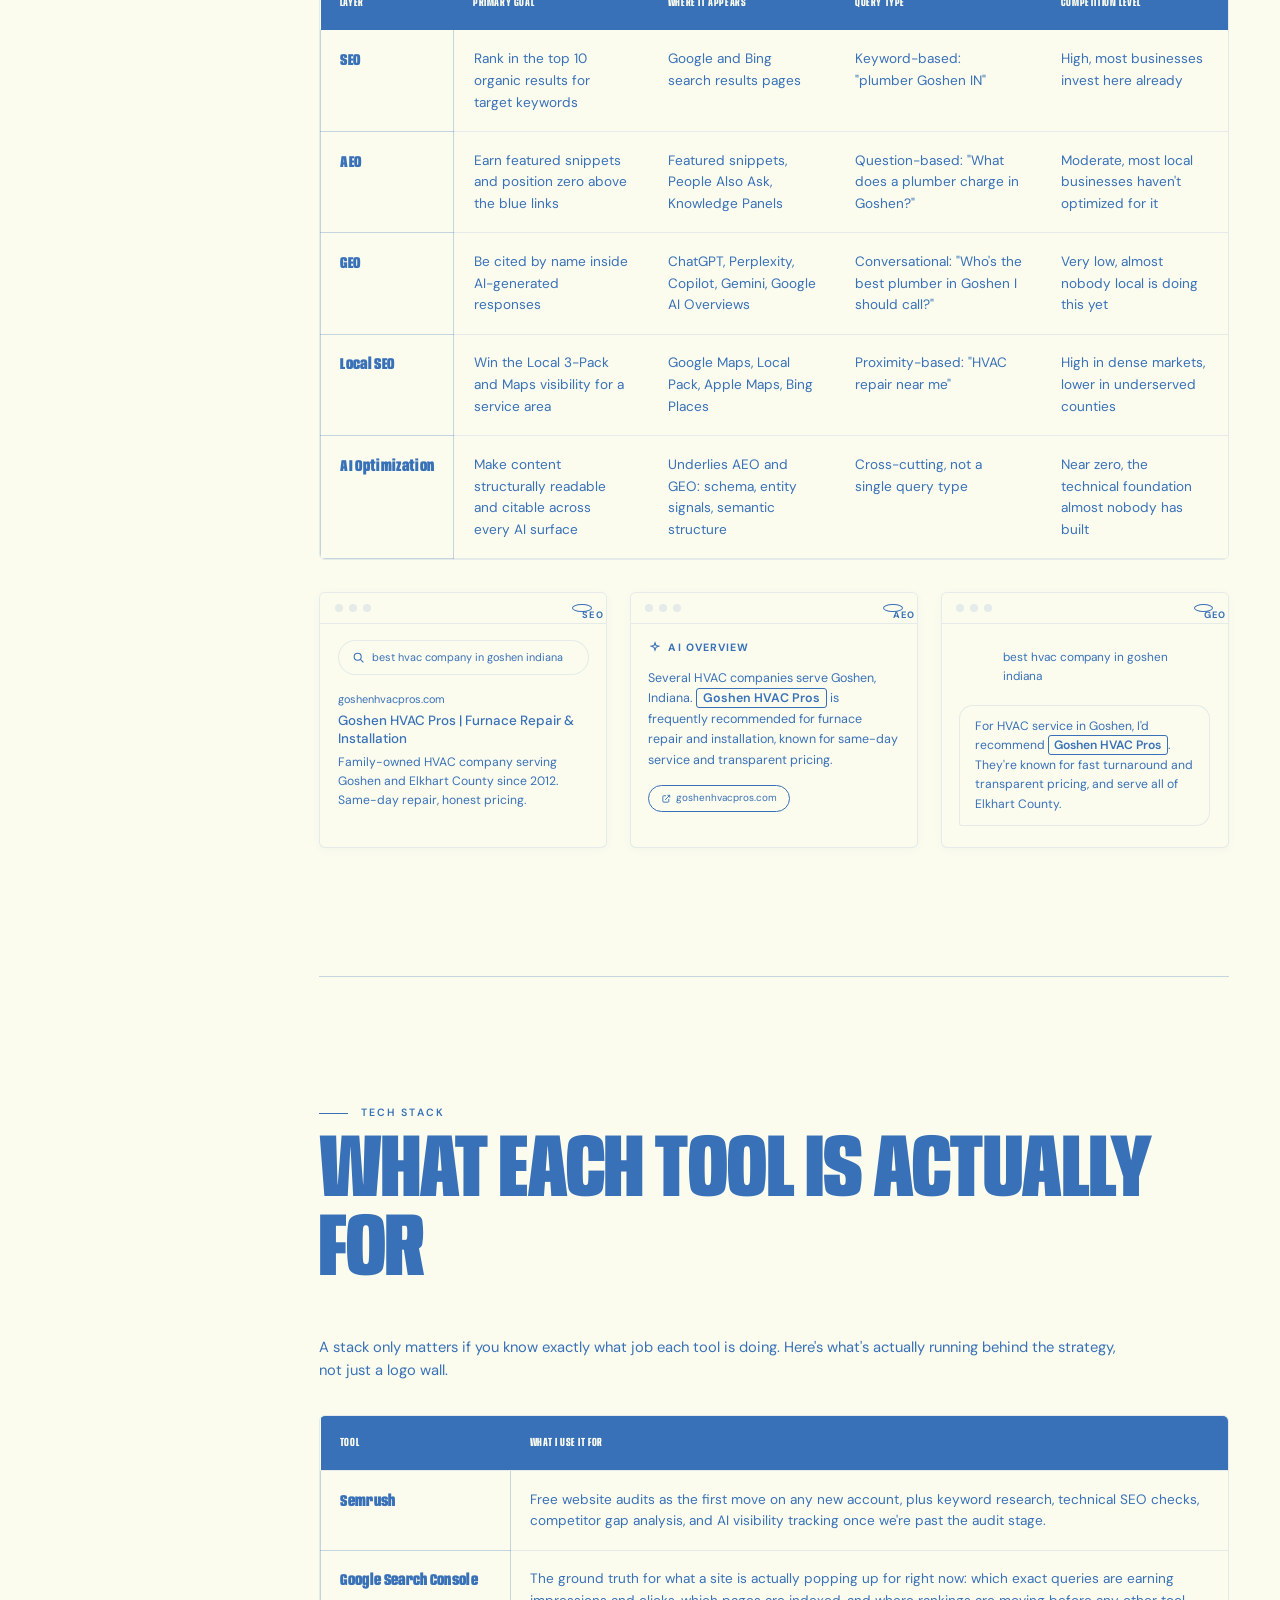
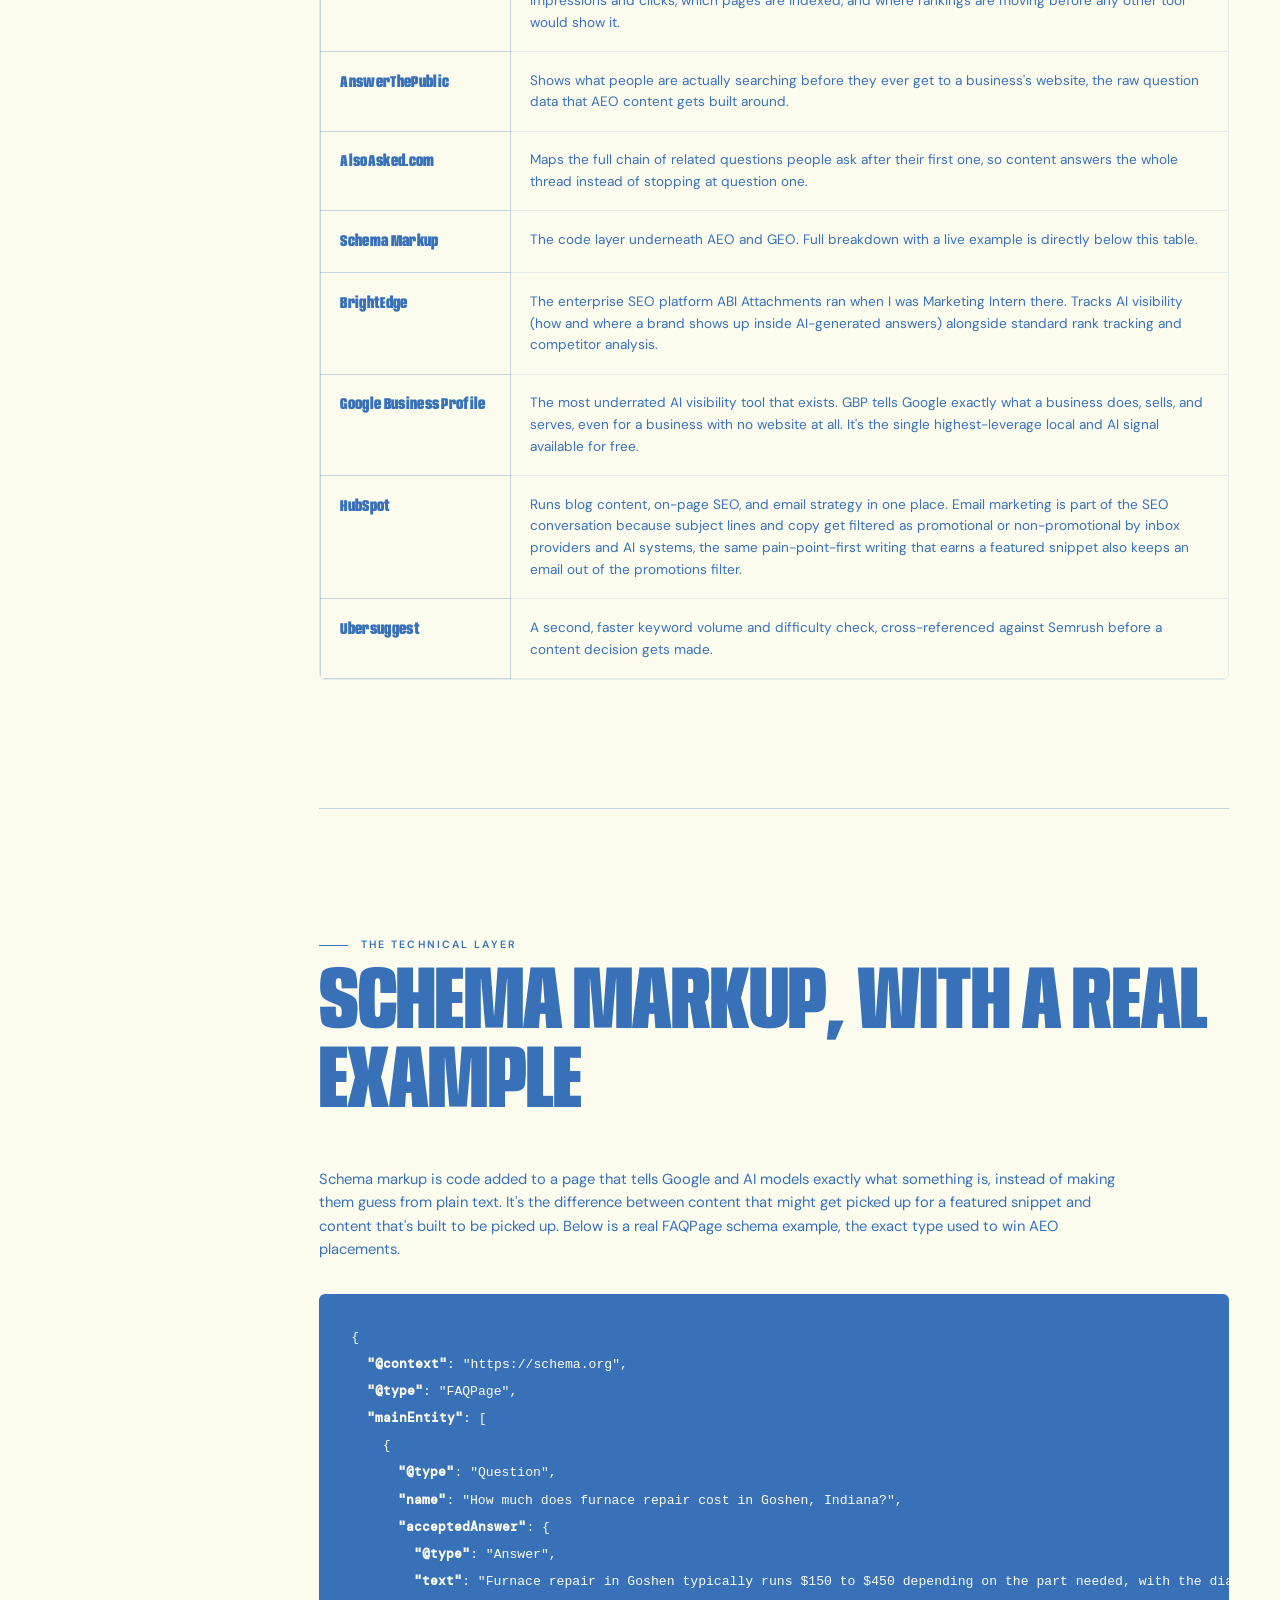
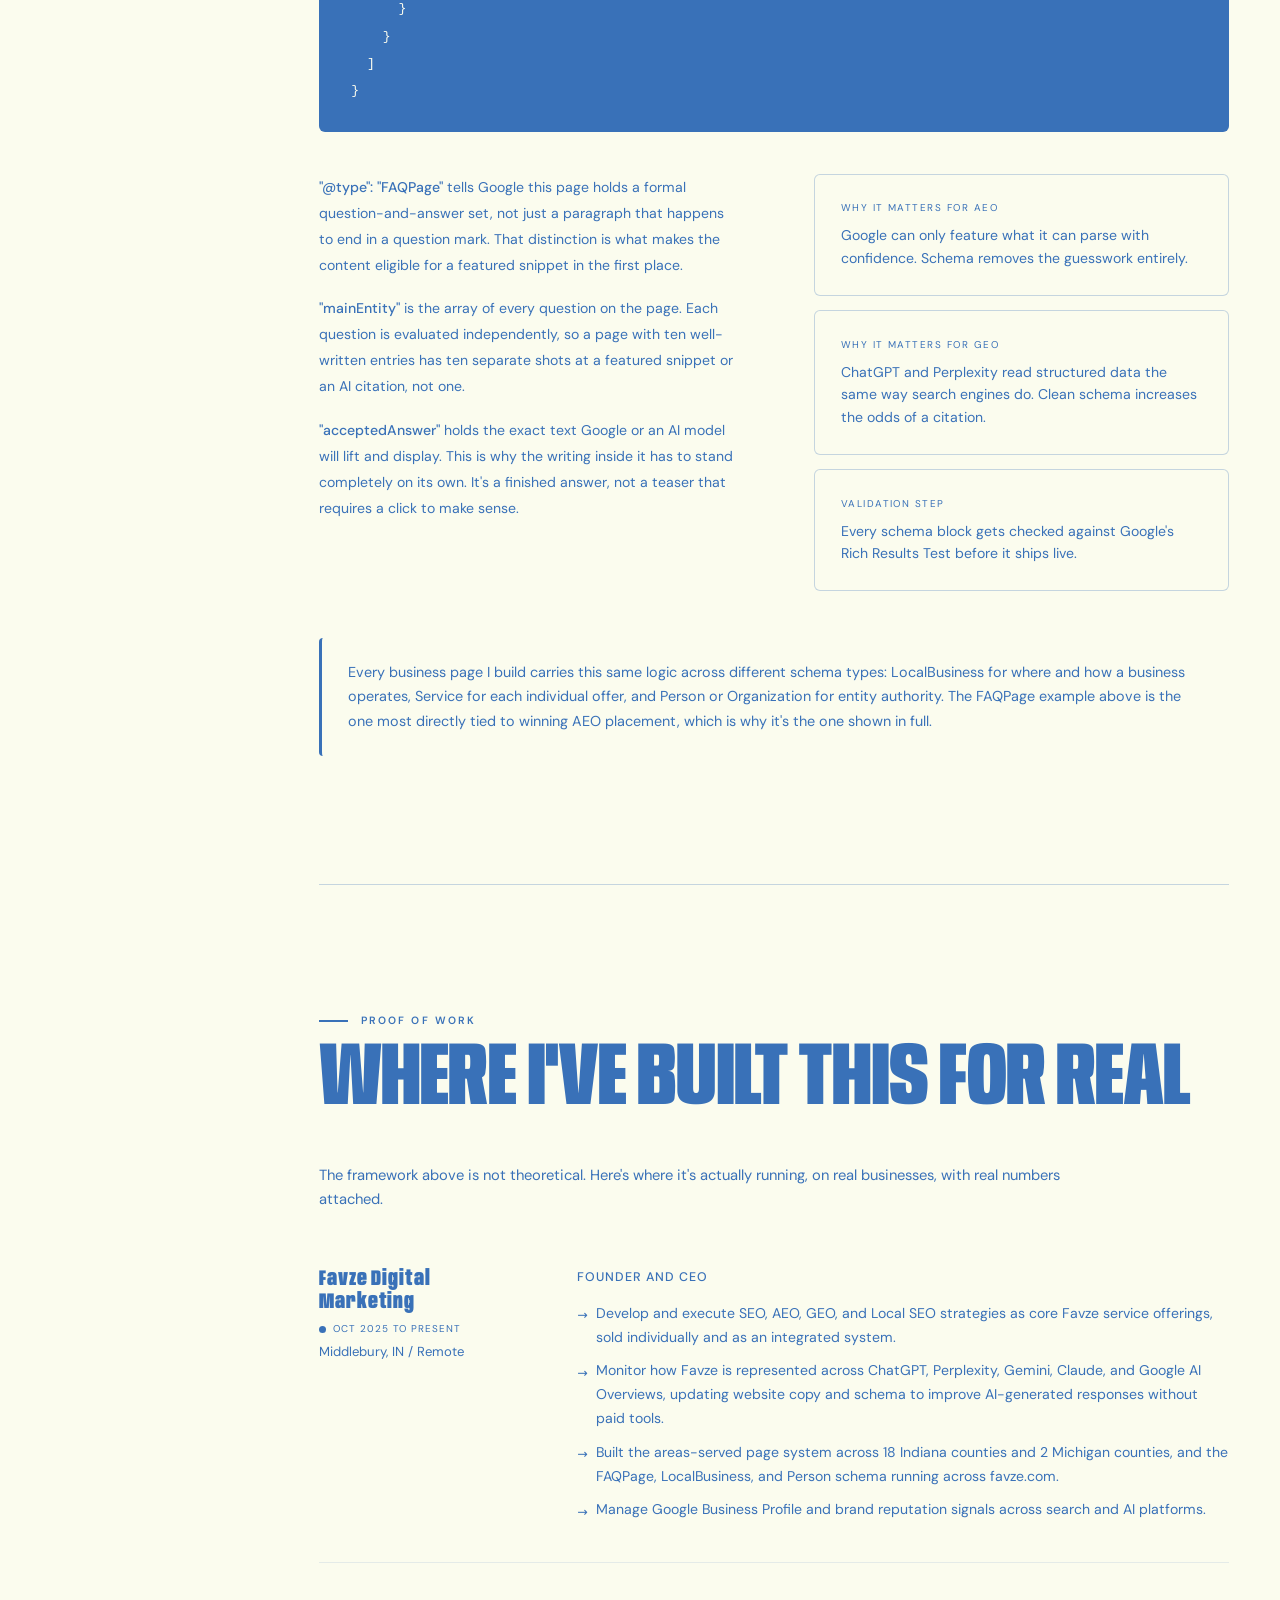
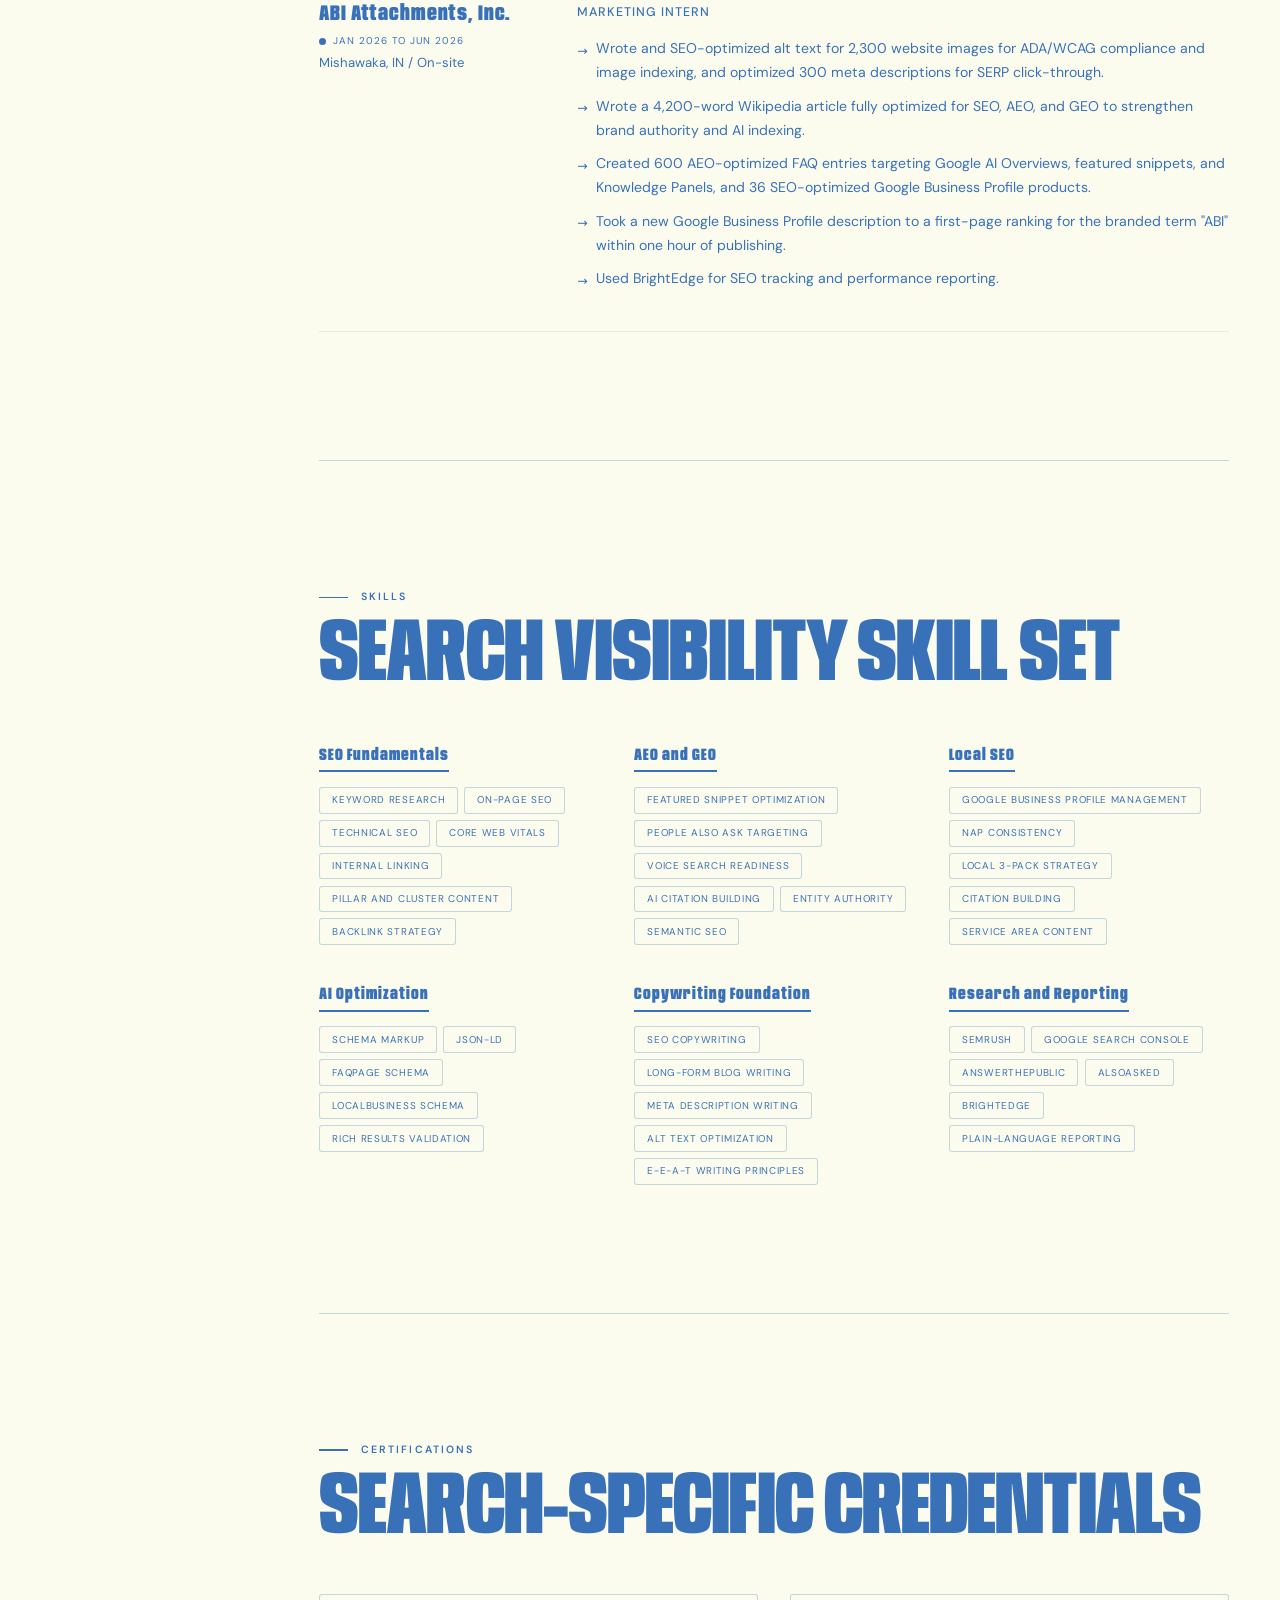
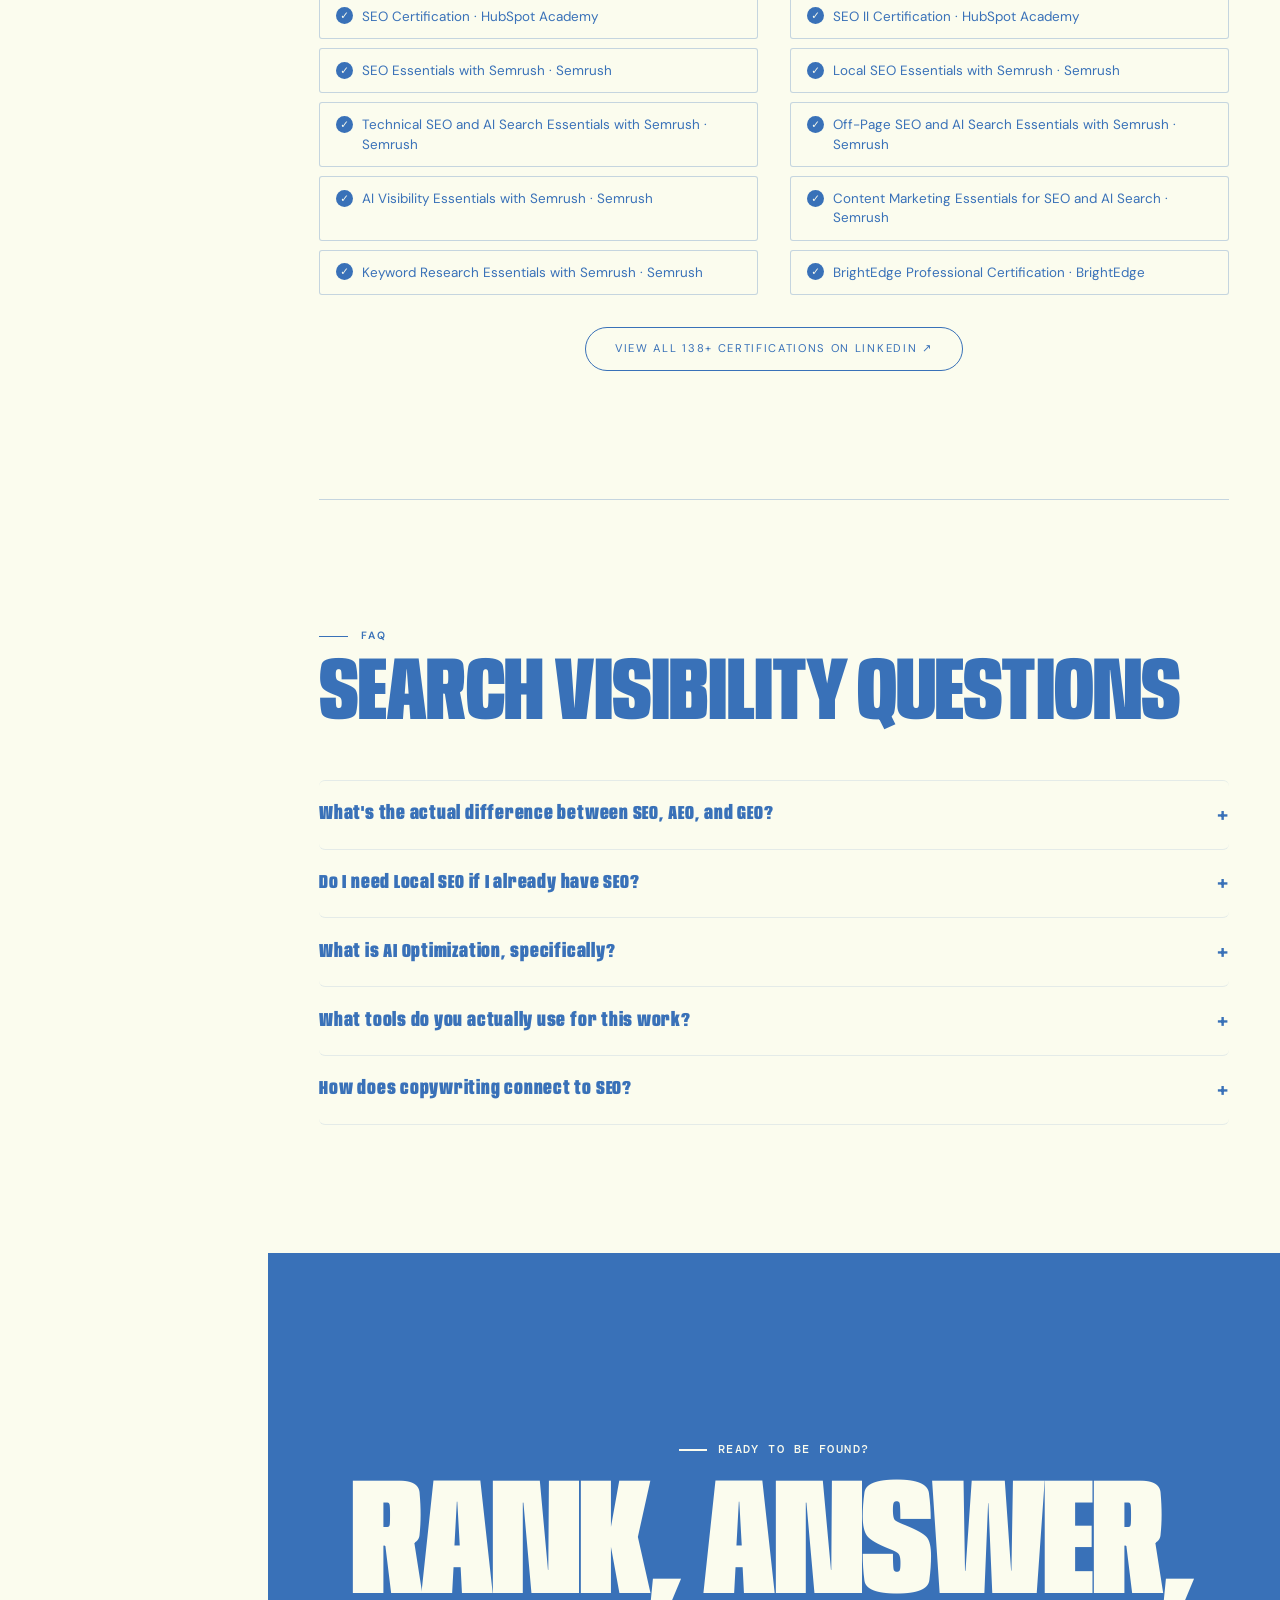
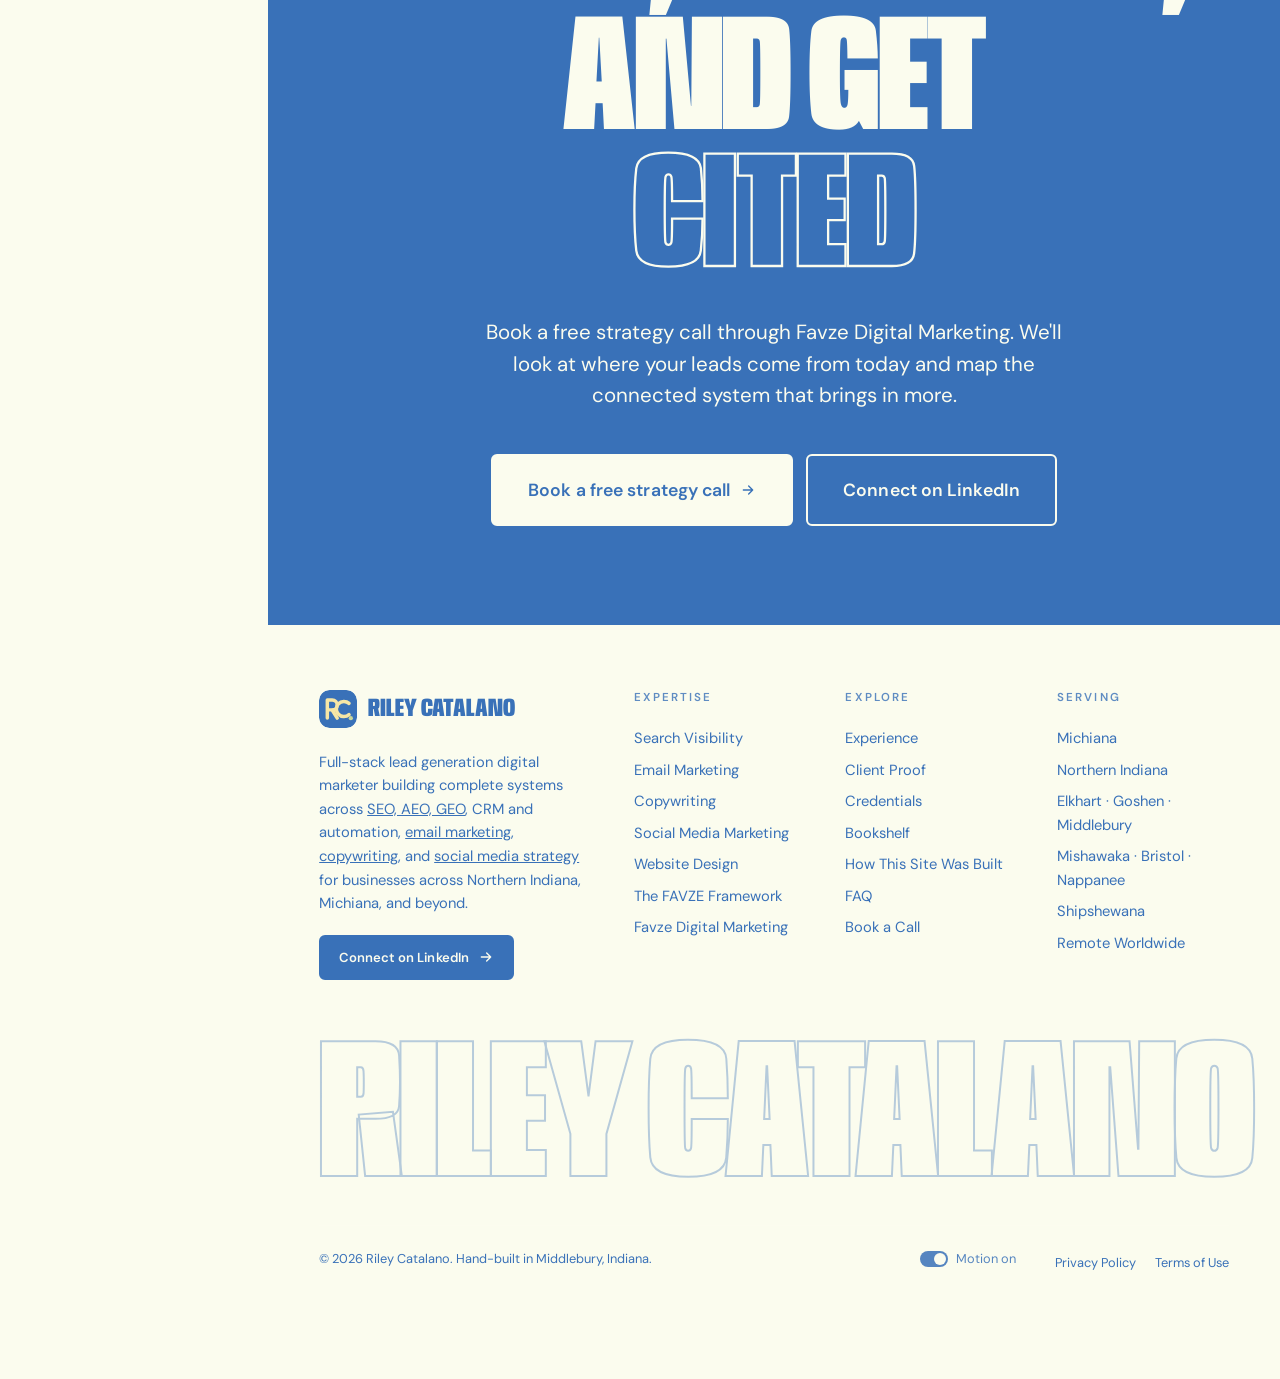
<file: search-visibility.html>
<!DOCTYPE html>
<html lang="en">
<head>
<meta charset="UTF-8">
<meta name="viewport" content="width=device-width, initial-scale=1.0">
<title>Riley Catalano | Search Visibility: SEO, AEO, GEO, Local SEO, AI Optimization</title>
<meta name="description" content="Riley Catalano builds search visibility across every surface: traditional SEO, Answer Engine Optimization, Generative Engine Optimization, Local SEO, and AI Optimization, built from a copywriting foundation using Semrush, Google Search Console, AnswerThePublic, and AlsoAsked.">
<meta name="keywords" content="Riley Catalano, SEO specialist, AEO, answer engine optimization, GEO, generative engine optimization, local SEO, AI optimization, Semrush, AnswerThePublic, AlsoAsked, Google Search Console, Northern Indiana SEO">
<meta name="author" content="Riley Catalano">
<meta name="robots" content="index, follow">
<link rel="canonical" href="https://rileycatalano.com/search-visibility">
<meta property="og:type" content="website">
<meta property="og:title" content="Riley Catalano | Search Visibility Strategist">
<meta property="og:description" content="SEO, AEO, GEO, Local SEO, and AI Optimization, built from a copywriting foundation. Northern Indiana and Michiana.">
<meta property="og:url" content="https://rileycatalano.com/search-visibility">
<meta property="og:site_name" content="Riley Catalano Portfolio">
<meta name="twitter:card" content="summary_large_image">
<meta name="twitter:title" content="Riley Catalano | Search Visibility Strategist">
<meta name="twitter:description" content="SEO, AEO, GEO, Local SEO, and AI Optimization, built from a copywriting foundation.">
<script type="application/ld+json">
{
  "@context": "https://schema.org",
  "@type": "ProfilePage",
  "mainEntity": {
    "@type": "Person",
    "name": "Riley Catalano",
    "jobTitle": "Search Visibility Strategist",
    "url": "https://rileycatalano.com/search-visibility",
    "sameAs": ["https://rileycatalano.com", "https://www.linkedin.com/in/rileycatalano/"],
    "worksFor": {"@type":"Organization","name":"Favze Digital Marketing","url":"https://favze.com"},
    "knowsAbout": ["Search Engine Optimization","Answer Engine Optimization","Generative Engine Optimization","Local SEO","AI Optimization","Schema Markup","Semrush","Google Search Console"]
  }
}
</script>
<script type="application/ld+json">
{
  "@context": "https://schema.org",
  "@type": "FAQPage",
  "mainEntity": [
    {"@type":"Question","name":"What's the actual difference between SEO, AEO, and GEO?","acceptedAnswer":{"@type":"Answer","text":"SEO ranks a page in the top 10 organic results for a keyword. AEO earns the featured snippet or answer box above those results for a specific question. GEO gets a business cited by name inside an AI-generated response from ChatGPT, Perplexity, or Google AI Overviews. They stack on top of each other rather than compete."}},
    {"@type":"Question","name":"Do I need Local SEO if I already have SEO?","acceptedAnswer":{"@type":"Answer","text":"Yes, if the business serves a specific geographic area. Standard SEO competes for a keyword nationally. Local SEO is judged on relevance, proximity, and prominence within a specific market, and determines Local 3-Pack and Maps visibility."}},
    {"@type":"Question","name":"What tools do you use for search visibility work?","acceptedAnswer":{"@type":"Answer","text":"Semrush for keyword research, technical audits, and AI visibility tracking. Google Search Console for indexing and performance data. AnswerThePublic and AlsoAsked for mapping the exact questions customers are asking, which feeds directly into AEO content."}},
    {"@type":"Question","name":"How does copywriting connect to SEO?","acceptedAnswer":{"@type":"Answer","text":"SEO tells you where to put a keyword. Copywriting decides whether the sentence around it is worth reading, and increasingly, worth an AI model citing as an answer. I built my SEO skill set on top of a copywriting foundation, not the other way around."}}
  ]
}
</script>
<meta name="theme-color" content="#3971B8">
<link rel="icon" href="/assets/img/favicon.svg" type="image/svg+xml">
<link rel="preload" href="/assets/fonts/anybody-latin-standard-normal.woff2" as="font" type="font/woff2" crossorigin>
<link rel="preload" href="/assets/fonts/dm-sans-latin-opsz-normal.woff2" as="font" type="font/woff2" crossorigin>
<script>try{if(localStorage.getItem("rc-motion")==="off")document.documentElement.classList.add("rm")}catch(e){}</script>
<link rel="stylesheet" href="/assets/css/site.css">
<style>
@keyframes curspin{0%{transform:translate(-50%,-50%) rotate(0deg);}100%{transform:translate(-50%,-50%) rotate(360deg);}}
.sw{padding:6rem 3rem;max-width:1200px;margin:0 auto;}
.slabel{font-family:var(--body);font-size:.66rem;text-transform:uppercase;letter-spacing:.22em;color:var(--muted);margin-bottom:.7rem;display:flex;align-items:center;gap:.8rem;}
.slabel::before{content:'';display:block;width:1.8rem;height:1px;background:var(--blue);}
.stitle{font-family:var(--display);font-stretch:62%;font-weight:900;font-size:clamp(2.4rem,5vw,4rem);letter-spacing:.02em;line-height:.92;margin-bottom:2.8rem;}
.divider{border:none;border-top:1px solid var(--border);margin:0 3rem;}
#hero{min-height:100vh;display:flex;flex-direction:column;justify-content:center;padding:9rem 3rem 5rem;position:relative;overflow:hidden;}
.heye{font-family:var(--body);font-size:.7rem;letter-spacing:.22em;text-transform:uppercase;color:var(--muted);margin-bottom:1.4rem;opacity:0;animation:fu .8s .15s forwards;}
.hname{font-family:var(--display);font-stretch:62%;font-weight:900;font-size:clamp(3.4rem,9vw,9rem);line-height:.9;color:var(--ink);opacity:0;animation:fu .9s .3s forwards;}
.hname span{color:var(--blue);display:block;}
.hsub{max-width:580px;font-size:1.05rem;line-height:1.75;color:var(--muted);margin-top:2.2rem;opacity:0;animation:fu .9s .45s forwards;}
.hsub a{color:var(--blue);border-bottom:1px solid var(--blue);text-decoration:none;}
.htags{display:flex;flex-wrap:wrap;gap:.5rem;margin-top:1.8rem;opacity:0;animation:fu .9s .6s forwards;}
.htag{font-family:var(--body);font-size:.65rem;letter-spacing:.1em;text-transform:uppercase;background:var(--tag-bg);color:var(--ink);padding:.32rem .85rem;border-radius:2px;}
.htag-b{background:var(--blue);color:#FBFCEE;}
.hstats{display:flex;gap:3rem;margin-top:3.2rem;opacity:0;animation:fu .9s .75s forwards;flex-wrap:wrap;}
.snum{font-family:var(--display);font-stretch:62%;font-weight:900;font-size:2.6rem;color:var(--ink);line-height:1;}
.slbl2{font-family:var(--body);font-size:.6rem;text-transform:uppercase;letter-spacing:.14em;color:var(--muted);margin-top:.18rem;line-height:1.4;}
.hero-title-row{display:flex;align-items:flex-end;gap:clamp(1rem,3vw,2.5rem);flex-wrap:wrap;}
.hero-icon{width:clamp(11rem,22vw,20rem);height:auto;flex-shrink:0;margin-left:auto;margin-right:6rem;opacity:0;animation:fu .9s .3s forwards,iconFloat 3s ease-in-out 1.4s infinite;}
@keyframes iconFloat{0%,100%{transform:rotate(-2deg) translateY(0);}25%{transform:rotate(2deg) translateY(-5px);}50%{transform:rotate(-1deg) translateY(0);}75%{transform:rotate(2deg) translateY(-3px);}}
@media(max-width:600px){.hero-icon{width:6.5rem;margin-left:0;}}
.hwm{position:absolute;bottom:-1.5rem;right:-1rem;font-family:var(--display);font-stretch:62%;font-weight:900;font-size:19vw;color:#3971B8;pointer-events:none;line-height:1;white-space:nowrap;user-select:none;}
@keyframes fu{from{opacity:0;transform:translateY(22px);}to{opacity:1;transform:none;}}
.agrid{display:grid;grid-template-columns:1fr 1fr;gap:5rem;align-items:start;}
.atext p{font-size:.88rem;line-height:1.85;color:#3971B8;margin-bottom:1.1rem;font-family:var(--body);}
.atext strong{font-weight:500;color:var(--ink);}
.aside-card{background:var(--card-bg);border-radius:4px;padding:1.6rem;margin-bottom:.9rem;}
.albl{font-family:var(--body);font-size:.62rem;text-transform:uppercase;letter-spacing:.15em;color:var(--muted);margin-bottom:.5rem;}
.aval{font-size:.88rem;color:var(--ink);line-height:1.6;}
.aval .is-dim{font-size:.85rem;color:var(--muted);}
.eitem{display:grid;grid-template-columns:210px 1fr;gap:3rem;padding:2.5rem 0;border-bottom:1px solid var(--border);}
.eitem:first-of-type{border-top:1px solid var(--border);}
.eco{font-family:var(--display);font-stretch:62%;font-weight:900;font-size:1.35rem;letter-spacing:.04em;line-height:1.1;color:var(--ink);}
.edate{font-family:var(--body);font-size:.62rem;text-transform:uppercase;letter-spacing:.1em;color:var(--muted);margin-top:.4rem;display:flex;align-items:center;gap:.4rem;}
.edate::before{content:'';display:inline-block;width:7px;height:7px;background:var(--blue);border-radius:50%;flex-shrink:0;}
.eloc{font-size:.82rem;color:var(--muted);margin-top:.2rem;}
.erole{font-size:.78rem;font-weight:500;text-transform:uppercase;letter-spacing:.08em;color:var(--ink);margin-bottom:.9rem;}
.ebody ul{list-style:none;display:flex;flex-direction:column;gap:.6rem;}
.ebody li{font-size:.88rem;line-height:1.7;color:#3971B8;padding-left:1.15rem;position:relative;font-family:var(--body);}
.ebody li::before{content:'→';position:absolute;left:0;color:var(--blue);font-size:.78rem;top:.22rem;}
.rgrid{display:grid;grid-template-columns:repeat(4,1fr);gap:1px;background:var(--border);border:1px solid var(--border);border-radius:4px;overflow:hidden;margin-bottom:2.5rem;}
.rcard{background:var(--white);padding:1.8rem 1.4rem;text-align:center;transition:background .2s;}
.rcard:hover{background:var(--blue);}
.rcard:hover .rnum,.rcard:hover .rlbl{color:#FBFCEE;}
.rnum{font-family:var(--display);font-stretch:62%;font-weight:900;font-size:2.8rem;color:var(--ink);line-height:1;}
.rlbl{font-family:var(--body);font-size:.6rem;text-transform:uppercase;letter-spacing:.12em;color:var(--muted);margin-top:.35rem;line-height:1.5;}
.pgrid{display:grid;grid-template-columns:repeat(3,1fr);gap:1.4rem;}
.pcard{background:var(--card-bg);border-radius:4px;padding:1.8rem;transition:transform .22s,background .22s;}
.pcard:hover{transform:translateY(-4px);background:#F6E6A5;}
.pico{display:block;margin-bottom:.9rem;}
.pico svg{width:1.9rem;height:1.9rem;color:var(--blue);}
.ptitle{font-family:var(--display);font-stretch:62%;font-weight:900;font-size:1.2rem;letter-spacing:.04em;color:var(--ink);margin-bottom:.45rem;}
.pdesc{font-size:.86rem;line-height:1.65;color:var(--muted);font-family:var(--body);}
.skgrid{display:grid;grid-template-columns:repeat(3,1fr);gap:2.2rem;}
.sgt{font-family:var(--display);font-stretch:62%;font-weight:900;font-size:1.05rem;letter-spacing:.06em;color:var(--ink);margin-bottom:.9rem;padding-bottom:.45rem;border-bottom:2px solid var(--blue);display:inline-block;line-height:.92;}
.sktags{display:flex;flex-wrap:wrap;gap:.38rem;}
.sk{font-family:var(--body);font-size:.62rem;text-transform:uppercase;letter-spacing:.07em;background:var(--tag-bg);color:var(--ink);padding:.28rem .75rem;border-radius:2px;transition:background .18s,color .18s;cursor:default;}
.sk:hover{background:var(--blue);color:#FBFCEE;}
.comp-wrap{overflow-x:auto;border-radius:4px;border:1px solid var(--border);}
.mockup-row{display:grid;grid-template-columns:repeat(3,1fr);gap:1.4rem;margin-top:2rem;}
.mockup-card{background:var(--white);border:1px solid var(--border);border-radius:10px;overflow:hidden;box-shadow:0 2px 8px rgba(57,113,184,.04);display:flex;flex-direction:column;}
.mockup-chrome{display:flex;align-items:center;gap:6px;padding:.65rem .9rem;background:var(--card-bg);border-bottom:1px solid var(--border);}
.mockup-chrome span{width:8px;height:8px;border-radius:50%;background:var(--border);display:block;}
.mockup-label{margin-left:auto;font-family:var(--body);font-size:.58rem;text-transform:uppercase;letter-spacing:.12em;font-weight:700;padding:.2rem .55rem;border-radius:3px;}
.mockup-body{padding:1rem 1.1rem 1.3rem;flex:1;display:flex;flex-direction:column;}
.mockup-search{display:flex;align-items:center;gap:7px;border:1px solid var(--border);border-radius:20px;padding:.5rem .85rem;font-size:.68rem;color:var(--ink);background:var(--off);margin-bottom:1rem;}
.mockup-search svg{width:13px;height:13px;color:var(--muted);flex-shrink:0;}
.mockup-heading{display:flex;align-items:center;gap:6px;font-family:var(--body);font-size:.66rem;text-transform:uppercase;letter-spacing:.1em;font-weight:700;color:var(--muted);margin-bottom:.7rem;}
.mockup-heading svg{width:14px;height:14px;}
.mockup-url{font-family:var(--body);font-size:.68rem;color:var(--muted);margin-bottom:.2rem;}
.mockup-title{font-family:var(--body);font-size:.84rem;font-weight:500;color:var(--blue);line-height:1.35;margin-bottom:.35rem;}
.mockup-snippet{font-family:var(--body);font-size:.76rem;color:var(--muted);line-height:1.55;}
.mockup-ai-text{font-family:var(--body);font-size:.78rem;line-height:1.65;color:var(--ink);margin-bottom:.9rem;}
.mockup-hl{background:rgba(57,113,184,.15);color:#3971B8;font-weight:600;padding:.05rem .35rem;border-radius:3px;}
.mockup-hl-geo{background:rgba(57,113,184,.18);color:#3971B8;font-weight:600;padding:.05rem .35rem;border-radius:3px;}
.mockup-chip{display:inline-flex;align-items:center;gap:.3rem;font-family:var(--body);font-size:.62rem;color:var(--muted);border:1px solid var(--border);border-radius:20px;padding:.28rem .7rem;width:fit-content;}
.mockup-bubble-user{align-self:flex-end;background:var(--card-bg);border-radius:14px 14px 3px 14px;padding:.5rem .85rem;font-family:var(--body);font-size:.74rem;color:var(--ink);margin-bottom:.7rem;max-width:88%;}
.mockup-bubble-ai{background:var(--white);border:1px solid var(--border);border-radius:14px 14px 14px 3px;padding:.7rem .9rem;font-family:var(--body);font-size:.76rem;line-height:1.6;color:var(--ink);}
@media(max-width:900px){.mockup-row{grid-template-columns:1fr;}}
table.comp{width:100%;border-collapse:collapse;min-width:820px;background:var(--white);}
table.comp th,table.comp td{padding:1.1rem 1.2rem;text-align:left;border-bottom:1px solid var(--border);font-size:.85rem;vertical-align:top;font-family:var(--body);color:#3971B8;}
table.comp thead th{background:var(--ink);color:#FBFCEE;font-family:var(--display);font-stretch:62%;font-weight:700;text-transform:uppercase;letter-spacing:.05em;font-size:.75rem;}
table.comp tbody tr:hover{background:var(--card-bg);}
table.comp td.rl{font-family:var(--display);font-stretch:62%;font-weight:900;color:var(--blue);font-size:1rem;letter-spacing:.02em;white-space:nowrap;}
.codeblock{background:var(--ink);border-radius:6px;padding:1.8rem 2rem;overflow-x:auto;}
.codeblock code{font-family:'SFMono-Regular',Consolas,'Liberation Mono',Menlo,monospace;font-size:.82rem;line-height:1.8;white-space:pre;color:#F6E6A5;}
.codeblock .k{color:#C8D69B;}
.codeblock .s{color:#C8D69B;}
.schemanote{background:var(--card-bg);border-left:3px solid var(--blue);border-radius:4px;padding:1.4rem 1.6rem;margin-top:2rem;font-size:.9rem;color:#3971B8;font-family:var(--body);line-height:1.7;}
.certlist{display:grid;grid-template-columns:repeat(2,1fr);gap:.55rem 2rem;}
.certlist .ci{background:var(--card-bg);border-radius:3px;padding:.75rem 1rem;font-size:.84rem;color:var(--ink);line-height:1.45;display:flex;align-items:flex-start;gap:.55rem;font-family:var(--body);}
.certlist .ci::before{content:'✓';font-family:var(--body);font-size:.65rem;color:#FBFCEE;flex-shrink:0;background:var(--blue);width:17px;height:17px;border-radius:50%;display:flex;align-items:center;justify-content:center;margin-top:.05rem;}
.cert-cta{display:inline-flex;align-items:center;gap:.6rem;font-family:var(--body);font-size:.7rem;text-transform:uppercase;letter-spacing:.15em;color:var(--blue);border:1.5px solid var(--blue);padding:.75rem 1.8rem;border-radius:2px;text-decoration:none;transition:background .2s,color .2s;}
.cert-cta:hover{background:var(--blue);color:#FBFCEE;}
.faq-grid{display:flex;flex-direction:column;gap:0;}
.faq-item{border-bottom:1px solid var(--border);padding:0;}
.faq-item:first-of-type{border-top:1px solid var(--border);}
.faq-q{font-family:var(--display);font-stretch:62%;font-weight:900;font-size:1.2rem;letter-spacing:.04em;color:var(--ink);padding:1.4rem 3rem 1.4rem 0;cursor:pointer;position:relative;line-height:1.2;user-select:none;}
.faq-q::after{content:'+';position:absolute;right:0;top:50%;transform:translateY(-50%);font-family:var(--body);font-size:1.2rem;color:var(--blue);transition:transform .25s;}
.faq-item.open .faq-q::after{transform:translateY(-50%) rotate(45deg);}
.faq-a{font-size:.95rem;line-height:1.8;color:#3971B8;max-height:0;overflow:hidden;transition:max-height .4s ease,padding .3s ease;padding:0;font-family:var(--body);}
.faq-item.open .faq-a{max-height:500px;padding-bottom:1.4rem;}
.cta-band{background:var(--card-bg);border-radius:6px;padding:3rem 2.5rem;text-align:center;}
.cta-band h3{font-family:var(--display);font-stretch:62%;font-weight:900;font-size:clamp(1.6rem,3.4vw,2.3rem);line-height:.94;margin-bottom:.9rem;}
.cta-band p{max-width:560px;margin:0 auto 1.6rem;color:var(--muted);font-family:var(--body);font-size:.92rem;line-height:1.7;}
@media(max-width:600px){.cta-band{padding:2.2rem 1.4rem;}}
.cbtn{display:inline-block;background:var(--ink);color:#FBFCEE;font-family:var(--body);font-size:.72rem;text-transform:uppercase;letter-spacing:.15em;padding:.95rem 2.4rem;border-radius:2px;text-decoration:none;transition:background .2s,transform .2s;}
.cbtn:hover{background:#FBFCEE;color:var(--blue);transform:scale(1.03);}
.cbtn-ghost{display:inline-block;background:transparent;color:#FBFCEE;border:1.5px solid rgba(251,252,238,.5);font-family:var(--body);font-size:.72rem;text-transform:uppercase;letter-spacing:.15em;padding:.85rem 2.2rem;border-radius:2px;text-decoration:none;transition:border-color .2s,background .2s;margin-left:.9rem;}
.cbtn-ghost:hover{border-color:#FBFCEE;background:rgba(251,252,238,.08);}
.cta-row{display:flex;justify-content:center;flex-wrap:wrap;gap:0;}
@media(max-width:600px){.cta-row{flex-direction:column;align-items:center;gap:.9rem;}
.cbtn-ghost{margin-left:0;}}
.reveal{opacity:1;transform:none;transition:opacity .65s ease,transform .65s ease;}
.reveal.vis{opacity:1;transform:none;}
@media(max-width:900px){.sw{padding:3.5rem 1.5rem;}
#hero{padding:7rem 1.5rem 3.5rem;}
.agrid{grid-template-columns:1fr;gap:2rem;}
.eitem{grid-template-columns:1fr;gap:.5rem;}
.rgrid{grid-template-columns:repeat(2,1fr);}
.pgrid{grid-template-columns:1fr 1fr;}
.skgrid{grid-template-columns:1fr 1fr;}
.divider{margin:0 1.5rem;}
.hstats{gap:2rem;}
.certlist{grid-template-columns:1fr;}}
@media(max-width:600px){.sw{padding:3rem 1.2rem;}
#hero{padding:6.5rem 1.2rem 3rem;}
.hname{font-size:clamp(3rem,16vw,5rem);}
.hsub{font-size:.95rem;margin-top:1.5rem;}
.stitle{font-size:clamp(2rem,9vw,3rem);margin-bottom:2rem;}
.agrid{grid-template-columns:1fr;gap:1.5rem;}
.rgrid{grid-template-columns:repeat(2,1fr);}
.pgrid{grid-template-columns:1fr;}
.skgrid{grid-template-columns:1fr;}
.divider{margin:0 1.2rem;}}
</style>
<link rel="stylesheet" href="/assets/css/legacy.css">
</head>
<body>
<a class="skip" href="#main">Skip to content</a>
<div class="progress" aria-hidden="true"></div>
<div class="grain" aria-hidden="true"></div>
<div class="cursor-ring" aria-hidden="true"><span></span></div>
<div class="cursor" aria-hidden="true"></div>

<header class="topbar">
  <a href="/" class="tb-brand" aria-label="Riley Catalano, home"><svg class="rc-mark" viewBox="0 0 48 48" aria-hidden="true" focusable="false"><rect width="48" height="48" rx="13" fill="#3971B8"/><g fill="none" stroke="#F6E6A5" stroke-width="4.4" stroke-linecap="round" stroke-linejoin="round"><path d="M10.5 35.5V12.5h6.2a6.3 6.3 0 0 1 0 12.6h-6.2M16.4 25.1l6.6 10.4"/><path d="M37.92 16.87A9.6 9.6 0 1 0 37.92 31.13"/></g><circle cx="40.2" cy="35.6" r="2.7" fill="#C8D69B"/></svg><b>Riley Catalano</b></a>
  <button type="button" class="tb-search" data-search-open aria-label="Search the site"><svg viewBox="0 0 24 24" width="18" height="18" fill="none" stroke="currentColor" stroke-width="2.2" stroke-linecap="round" aria-hidden="true"><circle cx="11" cy="11" r="7"/><path d="M20 20l-3.5-3.5"/></svg></button>
  <button class="menu-btn" aria-label="Open menu" aria-expanded="false" aria-controls="sidebar"><span></span></button>
</header>
<aside class="sidebar" id="sidebar" aria-label="Site navigation">
  <a href="/" class="sb-brand" aria-label="Riley Catalano, home"><svg class="rc-mark" viewBox="0 0 48 48" aria-hidden="true" focusable="false"><rect width="48" height="48" rx="13" fill="#3971B8"/><g fill="none" stroke="#F6E6A5" stroke-width="4.4" stroke-linecap="round" stroke-linejoin="round"><path d="M10.5 35.5V12.5h6.2a6.3 6.3 0 0 1 0 12.6h-6.2M16.4 25.1l6.6 10.4"/><path d="M37.92 16.87A9.6 9.6 0 1 0 37.92 31.13"/></g><circle cx="40.2" cy="35.6" r="2.7" fill="#C8D69B"/></svg><span><b>Riley Catalano</b><small>Full-Stack Lead Generation Digital Marketer</small></span></a>
  <div class="sb-search" data-search-slot></div>
  <nav class="sb-nav" aria-label="Primary"><p class="sb-k">Portfolio</p><ul><li><a href="/"><i>01</i><span>Home</span></a></li><li><a href="/experience"><i>02</i><span>Experience</span></a></li><li><a href="/certifications"><i>03</i><span>Credentials</span></a></li><li><a href="/bookshelf"><i>04</i><span>Bookshelf</span></a></li></ul><p class="sb-k">Services</p><ul><li><a href="/website-design"><i>05</i><span>Website Design</span></a></li><li><a href="/search-visibility" aria-current="page"><i>06</i><span>Search Visibility</span></a></li><li><a href="/email-marketing"><i>07</i><span>Email Marketing</span></a></li><li><a href="/copywriting"><i>08</i><span>Copywriting</span></a></li><li><a href="/social-media-marketing"><i>09</i><span>Social Media</span></a></li></ul><p class="sb-k">Studio</p><ul><li><a href="/how-its-built"><i>10</i><span>How It’s Built</span></a></li></ul></nav>
  <div class="sb-toc" hidden><p class="sb-k">On this page</p><ul></ul></div>
  <div class="sb-foot">
    <a href="https://favze.com/free-consultation" class="btn sb-cta">Book a strategy call <span class="arrow"><svg width="16" height="16" viewBox="0 0 24 24" fill="none" stroke="currentColor" stroke-width="2" stroke-linecap="round" stroke-linejoin="round" aria-hidden="true"><path d="M5 12h14M13 6l6 6-6 6"/></svg></span></a>
    <p class="sb-meta"><a href="https://www.linkedin.com/in/rileycatalano/" target="_blank" rel="noopener noreferrer">LinkedIn</a><span>Middlebury, Indiana</span></p>
  </div>
</aside>
<div class="sb-scrim" aria-hidden="true"></div>

<main id="main">
<section id="hero" class="svc-hero" data-theme="dark">
  <div class="aurora" aria-hidden="true"><b></b><b></b><b></b><b></b></div>
  <div class="hero-grid" aria-hidden="true"></div>
  <div class="wrap">
  <nav class="crumbs" aria-label="Breadcrumb"><a href="/">Riley Catalano</a><span aria-hidden="true">/</span><a href="/#services">Expertise</a><span aria-hidden="true">/</span><span aria-current="page">Search Visibility</span></nav>
  <p class="heye">Search Visibility Strategist</p>
  <div class="hero-title-row">
    <h1 class="hname">Search<span>Visibility</span></h1>
    <svg class="hero-icon" viewBox="0 0 140 120" fill="none" xmlns="http://www.w3.org/2000/svg">
      <circle cx="55" cy="52" r="34" stroke="#3971B8" stroke-width="6" fill="#F6E6A5"/>
      <circle cx="55" cy="52" r="34" stroke="#3971B8" stroke-width="6" fill="none" opacity=".9" stroke-dasharray="214" stroke-dashoffset="214">
        <animate attributeName="stroke-dashoffset" from="214" to="0" dur="1.1s" begin="0.3s" fill="freeze"/>
      </circle>
      <line x1="80" y1="77" x2="118" y2="115" stroke="#3971B8" stroke-width="8" stroke-linecap="round"/>
      <path d="M40 52a15 15 0 0 1 15-15" stroke="#FBFCEE" stroke-width="4" stroke-linecap="round" opacity=".8"/>
      <circle cx="55" cy="52" r="6" fill="#3971B8">
        <animate attributeName="r" values="6;8;6" dur="2s" repeatCount="indefinite"/>
      </circle>
    </svg>
  </div>
  <p class="hsub">I build search visibility across every surface a customer actually uses to find a business: traditional <strong>SEO</strong>, <strong>Answer Engine Optimization</strong>, <strong>Generative Engine Optimization</strong>, <strong>Local SEO</strong>, and <strong>AI Optimization</strong>. I run this at <a href="https://favze.com">Favze Digital Marketing</a> as five of twelve core services, and I learned the discipline through copywriting first, technical implementation second.</p>
  <div class="htags">
    <span class="htag htag-b">SEO</span>
    <span class="htag">AEO</span>
    <span class="htag">GEO</span>
    <span class="htag">Local SEO</span>
    <span class="htag">AI Optimization</span>
    <span class="htag">Semrush</span>
    <span class="htag">Google Search Console</span>
    <span class="htag">Schema Markup</span>
  </div>
  <div class="hstats">
    <div><div class="snum">5</div><div class="slbl2">Search<br>Disciplines</div></div>
    <div><div class="snum">2,300</div><div class="slbl2">SEO-Optimized<br>Alt Texts</div></div>
    <div><div class="snum">600</div><div class="slbl2">AEO-Optimized<br>FAQs</div></div>
    <div><div class="snum">36</div><div class="slbl2">GBP Products<br>Created</div></div>
  </div>
  <div class="hwm" aria-hidden="true">SEARCH</div>
</div>
</section>
<hr class="divider">
<div class="sw" id="about">
  <div class="reveal"><p class="slabel">About</p><h2 class="stitle">Search Visibility Strategist</h2></div>
  <div class="agrid">
    <div class="atext reveal">
      <p>I started learning SEO in July 2025, at 17. A few months in, Google rebuilt search around AI-generated answers, the biggest shift the industry had seen in twenty years. I didn't have an old system to unlearn. I built with AEO and GEO already baked into the foundation from day one.</p>
      <p>Copywriting came first anyway. Product pages and blog posts that had nothing to lean on but the sentence itself. Schema, meta tags, and header structure came after, as the layer that got that writing in front of the person who needed to read it. That order is why the work holds up under AEO and GEO standards: both reward content that reads like a real answer, not a keyword explained after the fact.</p>
      <p>Building my own portfolio was the second training ground. Search results kept confusing me with other people who share my name, so I had to get rileycatalano.com structured clearly enough that Google and AI tools understood exactly who I was: a digital marketing specialist, not a coincidence. Getting the entity signals and schema right until that confusion disappeared was AEO and GEO applied to my own name before I ever called it that. It worked.</p>
      <p>This is five of the twelve core services I run at Favze Digital Marketing, and I personally track how Favze shows up across ChatGPT, Perplexity, Gemini, Claude, and Google AI Overviews, with no paid monitoring tools, to keep the strategy honest against what these platforms actually surface.</p>
      <div style="margin-top:1.7rem;">
        <a href="/" class="cert-cta">See the Full Portfolio ↗</a>
      </div>
    </div>
    <div class="reveal">
      <div class="aside-card"><div class="albl">Core Disciplines</div><div class="aval">SEO / AEO / GEO<br><span class="is-dim">Local SEO / AI Optimization</span></div></div>
      <div class="aside-card"><div class="albl">Research Tools</div><div class="aval is-dim">Semrush / Google Search Console / AnswerThePublic / AlsoAsked</div></div>
      <div class="aside-card"><div class="albl">Structured Data</div><div class="aval is-dim">LocalBusiness / FAQPage / Person / Organization Schema</div></div>
      <div class="aside-card"><div class="albl">AI Platforms Monitored</div><div class="aval is-dim">ChatGPT / Perplexity / Gemini / Claude / Copilot / Google AI Overviews</div></div>
    </div>
  </div>
</div>
<hr class="divider">
<div class="sw" id="copywriting">
  <div class="cta-band reveal">
    <p class="eyebrow-inline" style="font-family:'DM Sans',sans-serif;font-size:.66rem;text-transform:uppercase;letter-spacing:.22em;color:var(--muted);margin-bottom:.9rem;">The Foundation</p>
    <h3>Every AEO and GEO strategy on this page starts with writing worth citing</h3>
    <p>That skill has its own portfolio. Blog work, product copy, and long-form content built the same way everything on this page was built: to hold a reader's attention first, then earn the ranking.</p>
    <a href="/copywriting" class="cert-cta">View My Copywriting Portfolio ↗</a>
  </div>
</div>
<hr class="divider">
<div class="sw" id="comparison">
  <div class="reveal"><p class="slabel">The Five Surfaces</p><h2 class="stitle">SEO vs. AEO vs. GEO vs. Local SEO vs. AI Optimization</h2></div>
  <p class="reveal" style="max-width:780px;color:var(--muted);font-size:.92rem;margin-bottom:2rem;font-family:'DM Sans',sans-serif;">These are not five competing strategies. They stack, each one capturing a different moment in how a customer actually finds a business today.</p>
  <div class="comp-wrap reveal">
    <table class="comp">
      <thead><tr><th>Layer</th><th>Primary Goal</th><th>Where It Appears</th><th>Query Type</th><th>Competition Level</th></tr></thead>
      <tbody>
        <tr><td class="rl">SEO</td><td>Rank in the top 10 organic results for target keywords</td><td>Google and Bing search results pages</td><td>Keyword-based: "plumber Goshen IN"</td><td>High, most businesses invest here already</td></tr>
        <tr><td class="rl">AEO</td><td>Earn featured snippets and position zero above the blue links</td><td>Featured snippets, People Also Ask, Knowledge Panels</td><td>Question-based: "What does a plumber charge in Goshen?"</td><td>Moderate, most local businesses haven't optimized for it</td></tr>
        <tr><td class="rl">GEO</td><td>Be cited by name inside AI-generated responses</td><td>ChatGPT, Perplexity, Copilot, Gemini, Google AI Overviews</td><td>Conversational: "Who's the best plumber in Goshen I should call?"</td><td>Very low, almost nobody local is doing this yet</td></tr>
        <tr><td class="rl">Local SEO</td><td>Win the Local 3-Pack and Maps visibility for a service area</td><td>Google Maps, Local Pack, Apple Maps, Bing Places</td><td>Proximity-based: "HVAC repair near me"</td><td>High in dense markets, lower in underserved counties</td></tr>
        <tr><td class="rl">AI Optimization</td><td>Make content structurally readable and citable across every AI surface</td><td>Underlies AEO and GEO: schema, entity signals, semantic structure</td><td>Cross-cutting, not a single query type</td><td>Near zero, the technical foundation almost nobody has built</td></tr>
      </tbody>
    </table>
  </div>
  <div class="mockup-row">
    <div class="mockup-card reveal">
      <div class="mockup-chrome"><span></span><span></span><span></span><span class="mockup-label" style="background:rgba(57,113,184,.1);color:var(--blue);">SEO</span></div>
      <div class="mockup-body">
        <div class="mockup-search">
          <svg viewBox="0 0 24 24" fill="none" stroke="currentColor" stroke-width="2"><circle cx="10.5" cy="10.5" r="6.5"/><path d="M15.5 15.5L21 21"/></svg>
          best hvac company in goshen indiana
        </div>
        <p class="mockup-url">goshenhvacpros.com</p>
        <p class="mockup-title">Goshen HVAC Pros | Furnace Repair &amp; Installation</p>
        <p class="mockup-snippet">Family-owned HVAC company serving Goshen and Elkhart County since 2012. Same-day repair, honest pricing.</p>
      </div>
    </div>
    <div class="mockup-card reveal">
      <div class="mockup-chrome"><span></span><span></span><span></span><span class="mockup-label" style="background:rgba(57,113,184,.12);color:#3971B8;">AEO</span></div>
      <div class="mockup-body">
        <div class="mockup-heading">
          <svg viewBox="0 0 24 24" fill="none" stroke="currentColor" stroke-width="1.8"><path d="M12 3l1.8 4.9L18.5 9l-4.7 1.9L12 15.8 10.2 10.9 5.5 9l4.7-1.1z"/></svg>
          AI Overview
        </div>
        <p class="mockup-ai-text">Several HVAC companies serve Goshen, Indiana. <span class="mockup-hl">Goshen HVAC Pros</span> is frequently recommended for furnace repair and installation, known for same-day service and transparent pricing.</p>
        <span class="mockup-chip"><svg viewBox="0 0 24 24" width="11" height="11" fill="none" stroke="currentColor" stroke-width="2"><path d="M14 5h5v5M9 15L19 5M17 13v5a2 2 0 0 1-2 2H6a2 2 0 0 1-2-2V8a2 2 0 0 1 2-2h5"/></svg>goshenhvacpros.com</span>
      </div>
    </div>
    <div class="mockup-card reveal">
      <div class="mockup-chrome"><span></span><span></span><span></span><span class="mockup-label" style="background:rgba(57,113,184,.14);color:#3971B8;">GEO</span></div>
      <div class="mockup-body">
        <div class="mockup-bubble-user">best hvac company in goshen indiana</div>
        <div class="mockup-bubble-ai">For HVAC service in Goshen, I'd recommend <span class="mockup-hl-geo">Goshen HVAC Pros</span>. They're known for fast turnaround and transparent pricing, and serve all of Elkhart County.</div>
      </div>
    </div>
  </div>
</div>
<hr class="divider">
<div class="sw" id="tools">
  <div class="reveal"><p class="slabel">Tech Stack</p><h2 class="stitle">What Each Tool Is Actually For</h2></div>
  <p class="reveal" style="max-width:820px;color:var(--muted);font-size:.92rem;margin-bottom:2rem;font-family:'DM Sans',sans-serif;">A stack only matters if you know exactly what job each tool is doing. Here's what's actually running behind the strategy, not just a logo wall.</p>
  <div class="comp-wrap reveal">
    <table class="comp">
      <thead><tr><th style="width:190px;">Tool</th><th>What I Use It For</th></tr></thead>
      <tbody>
        <tr>
          <td class="rl">Semrush</td>
          <td>Free website audits as the first move on any new account, plus keyword research, technical SEO checks, competitor gap analysis, and AI visibility tracking once we're past the audit stage.</td>
        </tr>
        <tr>
          <td class="rl">Google Search Console</td>
          <td>The ground truth for what a site is actually popping up for right now: which exact queries are earning impressions and clicks, which pages are indexed, and where rankings are moving before any other tool would show it.</td>
        </tr>
        <tr>
          <td class="rl">AnswerThePublic</td>
          <td>Shows what people are actually searching before they ever get to a business's website, the raw question data that AEO content gets built around.</td>
        </tr>
        <tr>
          <td class="rl">AlsoAsked.com</td>
          <td>Maps the full chain of related questions people ask after their first one, so content answers the whole thread instead of stopping at question one.</td>
        </tr>
        <tr>
          <td class="rl">Schema Markup</td>
          <td>The code layer underneath AEO and GEO. Full breakdown with a live example is directly below this table.</td>
        </tr>
        <tr>
          <td class="rl">BrightEdge</td>
          <td>The enterprise SEO platform ABI Attachments ran when I was Marketing Intern there. Tracks AI visibility (how and where a brand shows up inside AI-generated answers) alongside standard rank tracking and competitor analysis.</td>
        </tr>
        <tr>
          <td class="rl">Google Business Profile</td>
          <td>The most underrated AI visibility tool that exists. GBP tells Google exactly what a business does, sells, and serves, even for a business with no website at all. It's the single highest-leverage local and AI signal available for free.</td>
        </tr>
        <tr>
          <td class="rl">HubSpot</td>
          <td>Runs blog content, on-page SEO, and email strategy in one place. Email marketing is part of the SEO conversation because subject lines and copy get filtered as promotional or non-promotional by inbox providers and AI systems, the same pain-point-first writing that earns a featured snippet also keeps an email out of the promotions filter.</td>
        </tr>
        <tr>
          <td class="rl">Ubersuggest</td>
          <td>A second, faster keyword volume and difficulty check, cross-referenced against Semrush before a content decision gets made.</td>
        </tr>
      </tbody>
    </table>
  </div>
</div>
<hr class="divider">
<div class="sw" id="schema">
  <div class="reveal"><p class="slabel">The Technical Layer</p><h2 class="stitle">Schema Markup, With a Real Example</h2></div>
  <p class="reveal" style="max-width:800px;color:var(--muted);font-size:.92rem;margin-bottom:2rem;font-family:'DM Sans',sans-serif;">Schema markup is code added to a page that tells Google and AI models exactly what something is, instead of making them guess from plain text. It's the difference between content that might get picked up for a featured snippet and content that's built to be picked up. Below is a real FAQPage schema example, the exact type used to win AEO placements.</p>
  <div class="reveal">
    <pre class="codeblock"><code>{
  <span class="k">"@context"</span>: <span class="s">"https://schema.org"</span>,
  <span class="k">"@type"</span>: <span class="s">"FAQPage"</span>,
  <span class="k">"mainEntity"</span>: [
    {
      <span class="k">"@type"</span>: <span class="s">"Question"</span>,
      <span class="k">"name"</span>: <span class="s">"How much does furnace repair cost in Goshen, Indiana?"</span>,
      <span class="k">"acceptedAnswer"</span>: {
        <span class="k">"@type"</span>: <span class="s">"Answer"</span>,
        <span class="k">"text"</span>: <span class="s">"Furnace repair in Goshen typically runs $150 to $450 depending on the part needed, with the diagnostic fee usually rolled into the final invoice."</span>
      }
    }
  ]
}</code></pre>
  </div>
  <div class="agrid" style="margin-top:2.6rem;">
    <div class="atext reveal">
      <p><strong>"@type": "FAQPage"</strong> tells Google this page holds a formal question-and-answer set, not just a paragraph that happens to end in a question mark. That distinction is what makes the content eligible for a featured snippet in the first place.</p>
      <p><strong>"mainEntity"</strong> is the array of every question on the page. Each question is evaluated independently, so a page with ten well-written entries has ten separate shots at a featured snippet or an AI citation, not one.</p>
      <p><strong>"acceptedAnswer"</strong> holds the exact text Google or an AI model will lift and display. This is why the writing inside it has to stand completely on its own. It's a finished answer, not a teaser that requires a click to make sense.</p>
    </div>
    <div class="reveal">
      <div class="aside-card"><div class="albl">Why It Matters for AEO</div><div class="aval is-dim">Google can only feature what it can parse with confidence. Schema removes the guesswork entirely.</div></div>
      <div class="aside-card"><div class="albl">Why It Matters for GEO</div><div class="aval is-dim">ChatGPT and Perplexity read structured data the same way search engines do. Clean schema increases the odds of a citation.</div></div>
      <div class="aside-card"><div class="albl">Validation Step</div><div class="aval is-dim">Every schema block gets checked against Google's Rich Results Test before it ships live.</div></div>
    </div>
  </div>
  <div class="schemanote reveal">Every business page I build carries this same logic across different schema types: LocalBusiness for where and how a business operates, Service for each individual offer, and Person or Organization for entity authority. The FAQPage example above is the one most directly tied to winning AEO placement, which is why it's the one shown in full.</div>
</div>
<hr class="divider">
<div class="sw" id="experience">
  <div class="reveal"><p class="slabel">Proof of Work</p><h2 class="stitle">Where I've Built This For Real</h2></div>
  <p class="reveal" style="max-width:780px;color:var(--muted);font-size:.92rem;margin-bottom:1rem;font-family:'DM Sans',sans-serif;">The framework above is not theoretical. Here's where it's actually running, on real businesses, with real numbers attached.</p>
  <div class="eitem reveal">
    <div><div class="eco">Favze Digital Marketing</div><div class="edate">Oct 2025 to Present</div><div class="eloc">Middlebury, IN / Remote</div></div>
    <div class="ebody">
      <div class="erole">Founder and CEO</div>
      <ul>
        <li>Develop and execute SEO, AEO, GEO, and Local SEO strategies as core Favze service offerings, sold individually and as an integrated system.</li>
        <li>Monitor how Favze is represented across ChatGPT, Perplexity, Gemini, Claude, and Google AI Overviews, updating website copy and schema to improve AI-generated responses without paid tools.</li>
        <li>Built the areas-served page system across 18 Indiana counties and 2 Michigan counties, and the FAQPage, LocalBusiness, and Person schema running across favze.com.</li>
        <li>Manage Google Business Profile and brand reputation signals across search and AI platforms.</li>
      </ul>
    </div>
  </div>
  <div class="eitem reveal">
    <div><div class="eco">ABI Attachments, Inc.</div><div class="edate">Jan 2026 to Jun 2026</div><div class="eloc">Mishawaka, IN / On-site</div></div>
    <div class="ebody">
      <div class="erole">Marketing Intern</div>
      <ul>
        <li>Wrote and SEO-optimized alt text for 2,300 website images for ADA/WCAG compliance and image indexing, and optimized 300 meta descriptions for SERP click-through.</li>
        <li>Wrote a 4,200-word Wikipedia article fully optimized for SEO, AEO, and GEO to strengthen brand authority and AI indexing.</li>
        <li>Created 600 AEO-optimized FAQ entries targeting Google AI Overviews, featured snippets, and Knowledge Panels, and 36 SEO-optimized Google Business Profile products.</li>
        <li>Took a new Google Business Profile description to a first-page ranking for the branded term "ABI" within one hour of publishing.</li>
        <li>Used BrightEdge for SEO tracking and performance reporting.</li>
      </ul>
    </div>
  </div>
</div>
<hr class="divider">
<div class="sw" id="skills">
  <div class="reveal"><p class="slabel">Skills</p><h2 class="stitle">Search Visibility Skill Set</h2></div>
  <div class="skgrid">
    <div class="reveal">
      <div class="sgt">SEO Fundamentals</div>
      <div class="sktags"><span class="sk">Keyword Research</span><span class="sk">On-Page SEO</span><span class="sk">Technical SEO</span><span class="sk">Core Web Vitals</span><span class="sk">Internal Linking</span><span class="sk">Pillar and Cluster Content</span><span class="sk">Backlink Strategy</span></div>
    </div>
    <div class="reveal">
      <div class="sgt">AEO and GEO</div>
      <div class="sktags"><span class="sk">Featured Snippet Optimization</span><span class="sk">People Also Ask Targeting</span><span class="sk">Voice Search Readiness</span><span class="sk">AI Citation Building</span><span class="sk">Entity Authority</span><span class="sk">Semantic SEO</span></div>
    </div>
    <div class="reveal">
      <div class="sgt">Local SEO</div>
      <div class="sktags"><span class="sk">Google Business Profile Management</span><span class="sk">NAP Consistency</span><span class="sk">Local 3-Pack Strategy</span><span class="sk">Citation Building</span><span class="sk">Service Area Content</span></div>
    </div>
    <div class="reveal">
      <div class="sgt">AI Optimization</div>
      <div class="sktags"><span class="sk">Schema Markup</span><span class="sk">JSON-LD</span><span class="sk">FAQPage Schema</span><span class="sk">LocalBusiness Schema</span><span class="sk">Rich Results Validation</span></div>
    </div>
    <div class="reveal">
      <div class="sgt">Copywriting Foundation</div>
      <div class="sktags"><span class="sk">SEO Copywriting</span><span class="sk">Long-Form Blog Writing</span><span class="sk">Meta Description Writing</span><span class="sk">Alt Text Optimization</span><span class="sk">E-E-A-T Writing Principles</span></div>
    </div>
    <div class="reveal">
      <div class="sgt">Research and Reporting</div>
      <div class="sktags"><span class="sk">Semrush</span><span class="sk">Google Search Console</span><span class="sk">AnswerThePublic</span><span class="sk">AlsoAsked</span><span class="sk">BrightEdge</span><span class="sk">Plain-Language Reporting</span></div>
    </div>
  </div>
</div>
<hr class="divider">
<div class="sw" id="certifications">
  <div class="reveal"><p class="slabel">Certifications</p><h2 class="stitle">Search-Specific Credentials</h2></div>
  <div class="certlist reveal">
    <div class="ci">SEO Certification &middot; HubSpot Academy</div>
    <div class="ci">SEO II Certification &middot; HubSpot Academy</div>
    <div class="ci">SEO Essentials with Semrush &middot; Semrush</div>
    <div class="ci">Local SEO Essentials with Semrush &middot; Semrush</div>
    <div class="ci">Technical SEO and AI Search Essentials with Semrush &middot; Semrush</div>
    <div class="ci">Off-Page SEO and AI Search Essentials with Semrush &middot; Semrush</div>
    <div class="ci">AI Visibility Essentials with Semrush &middot; Semrush</div>
    <div class="ci">Content Marketing Essentials for SEO and AI Search &middot; Semrush</div>
    <div class="ci">Keyword Research Essentials with Semrush &middot; Semrush</div>
    <div class="ci">BrightEdge Professional Certification &middot; BrightEdge</div>
  </div>
  <div style="text-align:center;margin-top:2rem;">
    <a href="https://www.linkedin.com/in/rileycatalano/details/certifications/" target="_blank" rel="noopener noreferrer" class="cert-cta">View All 138+ Certifications on LinkedIn ↗</a>
  </div>
</div>
<hr class="divider">
<div class="sw" id="faq">
  <div class="reveal"><p class="slabel">FAQ</p><h2 class="stitle">Search Visibility Questions</h2></div>
  <div class="faq-grid">
    <div class="faq-item reveal">
      <div class="faq-q">What's the actual difference between SEO, AEO, and GEO?</div>
      <div class="faq-a">SEO ranks a page in the top 10 organic results for a keyword. AEO earns the featured snippet or answer box above those results for a specific question. GEO gets a business cited by name inside an AI-generated response from ChatGPT, Perplexity, or Google AI Overviews. They stack: SEO builds the domain authority, AEO earns the answer placement, GEO extends that authority into AI platforms directly.</div>
    </div>
    <div class="faq-item reveal">
      <div class="faq-q">Do I need Local SEO if I already have SEO?</div>
      <div class="faq-a">Yes, if the business serves a specific geographic area. Standard SEO competes for a keyword nationally. Local SEO is judged on relevance, proximity, and prominence within a specific market, and determines whether a business shows up in the Local 3-Pack and Maps results.</div>
    </div>
    <div class="faq-item reveal">
      <div class="faq-q">What is AI Optimization, specifically?</div>
      <div class="faq-a">AI Optimization is the technical foundation underneath AEO and GEO: schema markup, entity signals, and content structure that let AI models parse a page and cite it confidently. Without it, even well-written AEO and GEO content has nothing structurally trustworthy to stand on.</div>
    </div>
    <div class="faq-item reveal">
      <div class="faq-q">What tools do you actually use for this work?</div>
      <div class="faq-a">Semrush for keyword research, technical audits, and AI visibility tracking. Google Search Console for indexing and performance data. AnswerThePublic and AlsoAsked for mapping the exact questions customers are asking, which feeds directly into AEO content and FAQ structuring.</div>
    </div>
    <div class="faq-item reveal">
      <div class="faq-q">How does copywriting connect to SEO?</div>
      <div class="faq-a">SEO tells you where to put a keyword. Copywriting decides whether the sentence around that keyword is worth reading, and increasingly, worth an AI model citing as an answer. I built my SEO skill set on top of a copywriting foundation, not the other way around.</div>
    </div>
  </div>
</div>
<section class="finale" id="book" data-theme="dark" aria-labelledby="book-title">
  <div class="aurora" aria-hidden="true"><b></b><b></b><b></b><b></b></div>
  <div class="wrap">
    <span class="eyebrow" data-reveal>Ready to be found?</span>
    <h2 class="finale-title" id="book-title" data-reveal style="--d:.1s">Rank, Answer, and Get <em>Cited</em></h2>
    <p class="lead" data-reveal style="--d:.2s">Book a free strategy call through Favze Digital Marketing. We'll look at where your leads come from today and map the connected system that brings in more.</p>
    <div class="hero-ctas" style="justify-content:center" data-reveal>
      <a href="https://favze.com/free-consultation" class="btn btn-light big-cta" data-magnetic data-cursor="Book" data-burst>Book a free strategy call <span class="arrow"><svg width="16" height="16" viewBox="0 0 24 24" fill="none" stroke="currentColor" stroke-width="2" stroke-linecap="round" stroke-linejoin="round" aria-hidden="true"><path d="M5 12h14M13 6l6 6-6 6"/></svg></span></a>
      <a href="https://www.linkedin.com/in/rileycatalano/" target="_blank" rel="noopener noreferrer" class="btn btn-ghost big-cta" data-magnetic>Connect on LinkedIn</a>
    </div>
  </div>
</section>
</main>
<footer class="footer" data-theme="dark">
  <div class="wrap">
    <div class="footer-grid">
      <div>
        <a href="/" class="footer-brand"><svg class="rc-mark" viewBox="0 0 48 48" aria-hidden="true" focusable="false"><rect width="48" height="48" rx="13" fill="#3971B8"/><g fill="none" stroke="#F6E6A5" stroke-width="4.4" stroke-linecap="round" stroke-linejoin="round"><path d="M10.5 35.5V12.5h6.2a6.3 6.3 0 0 1 0 12.6h-6.2M16.4 25.1l6.6 10.4"/><path d="M37.92 16.87A9.6 9.6 0 1 0 37.92 31.13"/></g><circle cx="40.2" cy="35.6" r="2.7" fill="#C8D69B"/></svg>Riley Catalano</a>
        <p>Full-stack lead generation digital marketer building complete systems across <a href="/search-visibility">SEO, AEO, GEO</a>, CRM and automation, <a href="/email-marketing">email marketing</a>, <a href="/copywriting">copywriting</a>, and <a href="/social-media-marketing">social media strategy</a> for businesses across Northern Indiana, Michiana, and beyond.</p>
        <a href="https://www.linkedin.com/in/rileycatalano/" target="_blank" rel="noopener noreferrer" class="btn btn-sm btn-light">Connect on LinkedIn <span class="arrow"><svg width="16" height="16" viewBox="0 0 24 24" fill="none" stroke="currentColor" stroke-width="2" stroke-linecap="round" stroke-linejoin="round" aria-hidden="true"><path d="M5 12h14M13 6l6 6-6 6"/></svg></span></a>
      </div>
      <div class="col">
        <h4>Expertise</h4>
        <a href="/search-visibility">Search Visibility</a>
        <a href="/email-marketing">Email Marketing</a>
        <a href="/copywriting">Copywriting</a>
        <a href="/social-media-marketing">Social Media Marketing</a>
        <a href="/website-design">Website Design</a>
        <a href="https://favze.com/favze-framework">The FAVZE Framework</a>
        <a href="https://favze.com">Favze Digital Marketing</a>
      </div>
      <div class="col">
        <h4>Explore</h4>
        <a href="/experience">Experience</a>
        <a href="/experience#proof">Client Proof</a>
        <a href="/certifications">Credentials</a>
        <a href="/bookshelf">Bookshelf</a>
        <a href="/how-its-built">How This Site Was Built</a>
        <a href="/experience#faq">FAQ</a>
        <a href="/#book">Book a Call</a>
      </div>
      <div class="col">
        <h4>Serving</h4>
        <a href="https://favze.com/areas-served">Michiana</a>
        <a href="https://favze.com/areas-served">Northern Indiana</a>
        <a href="https://favze.com/areas-served">Elkhart · Goshen · Middlebury</a>
        <a href="https://favze.com/areas-served">Mishawaka · Bristol · Nappanee</a>
        <a href="https://favze.com/areas-served">Shipshewana</a>
        <a href="https://favze.com/areas-served">Remote Worldwide</a>
      </div>
    </div>
    <div class="footer-word" aria-hidden="true">Riley Catalano</div>
    <div class="footer-legal">
      <span>© <span data-year>2026</span> Riley Catalano. Hand-built in Middlebury, Indiana.</span>
      <span><a href="/privacy-policy">Privacy Policy</a><a href="/terms-of-use">Terms of Use</a></span>
    </div>
  </div>
</footer>
<script>
document.querySelectorAll('.faq-q').forEach(q=>{
  q.addEventListener('click',()=>{
    const item=q.parentElement;
    const wasOpen=item.classList.contains('open');
    document.querySelectorAll('.faq-item').forEach(i=>i.classList.remove('open'));
    if(!wasOpen) item.classList.add('open');
  });
});
const revs=document.querySelectorAll('.reveal');
revs.forEach(r=>{
  new IntersectionObserver(entries=>{
    entries.forEach(e=>{
      if(e.isIntersecting){
        const i=Array.from(revs).indexOf(e.target)%4;
        setTimeout(()=>e.target.classList.add('vis'),i*70);
      }
    });
  },{threshold:.08}).observe(r);
});
</script>
<div class="toast" role="status" aria-live="polite"></div>
<script src="/assets/js/lenis.min.js" defer></script>
<script src="/assets/js/site.js" defer></script>
<script src="/assets/js/chat.js" defer></script>
<script src="/assets/js/search.js" defer></script>
</body>
</html>
</file>
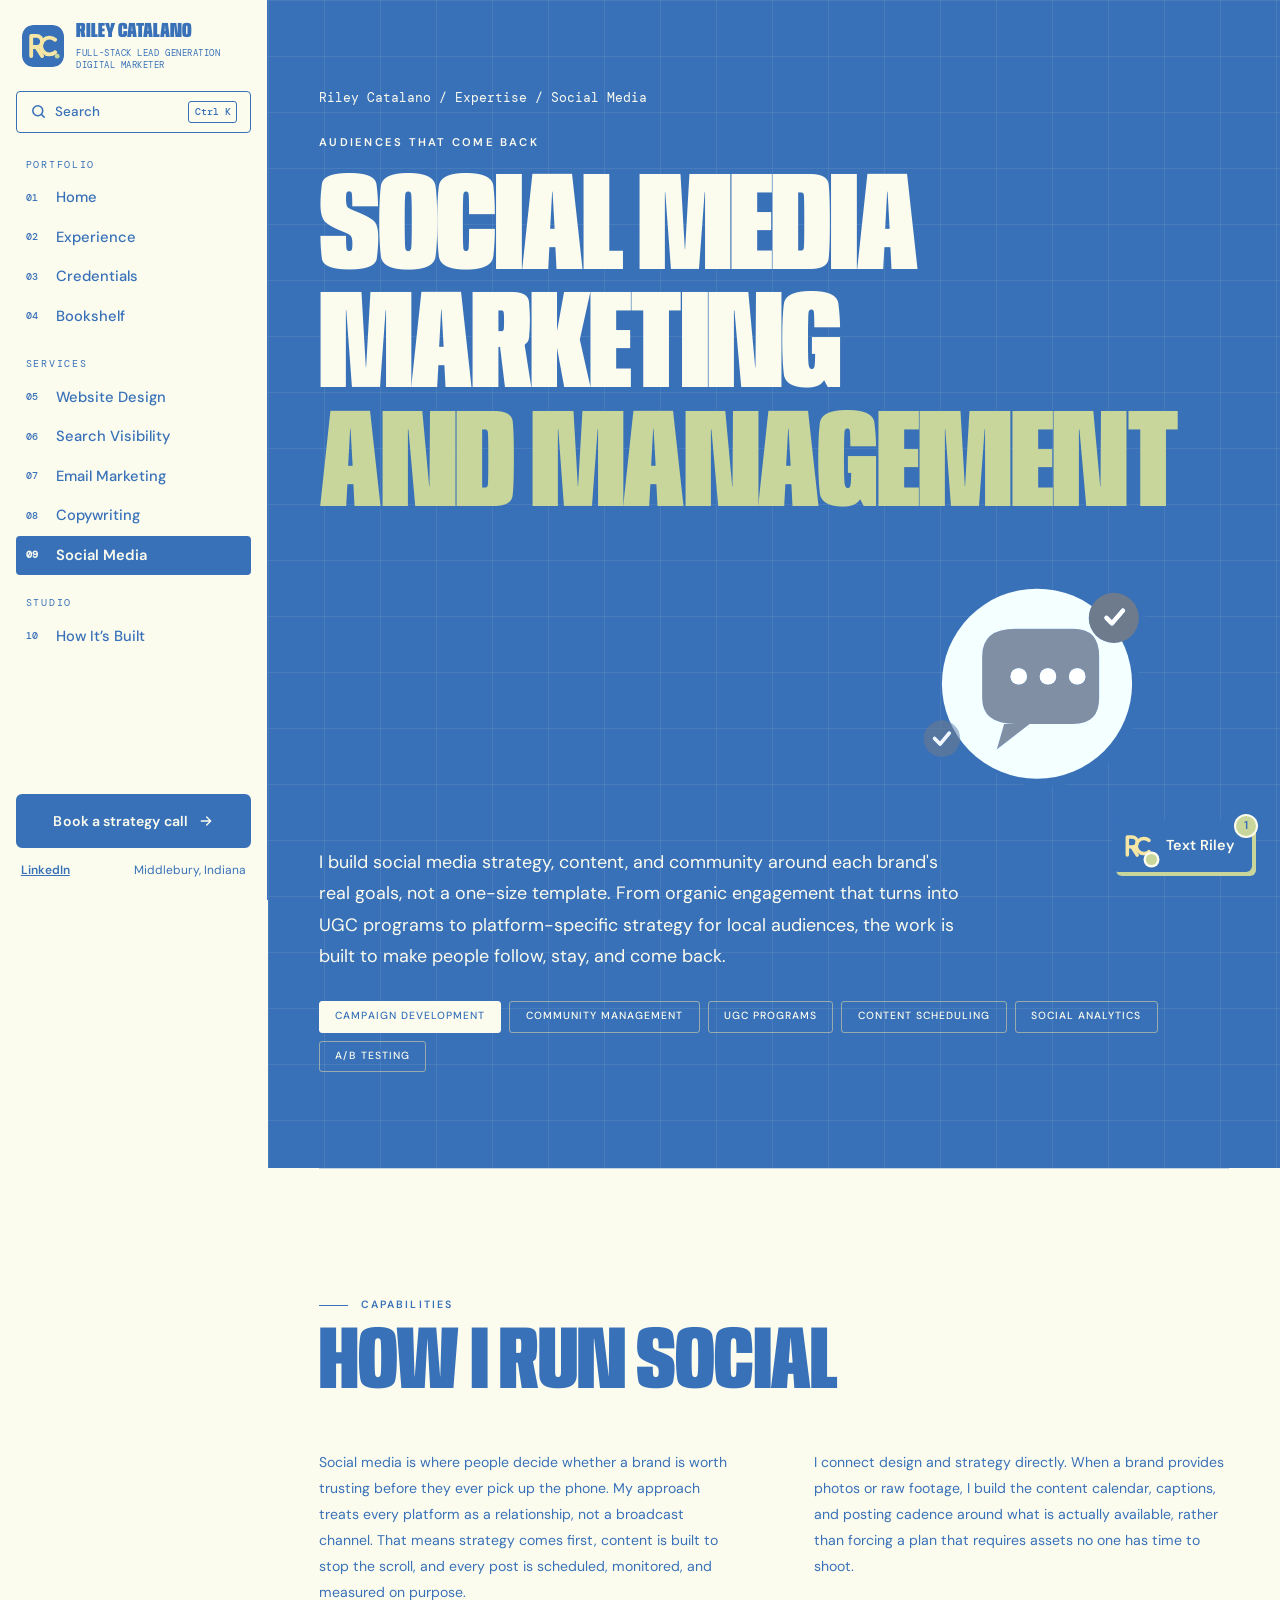
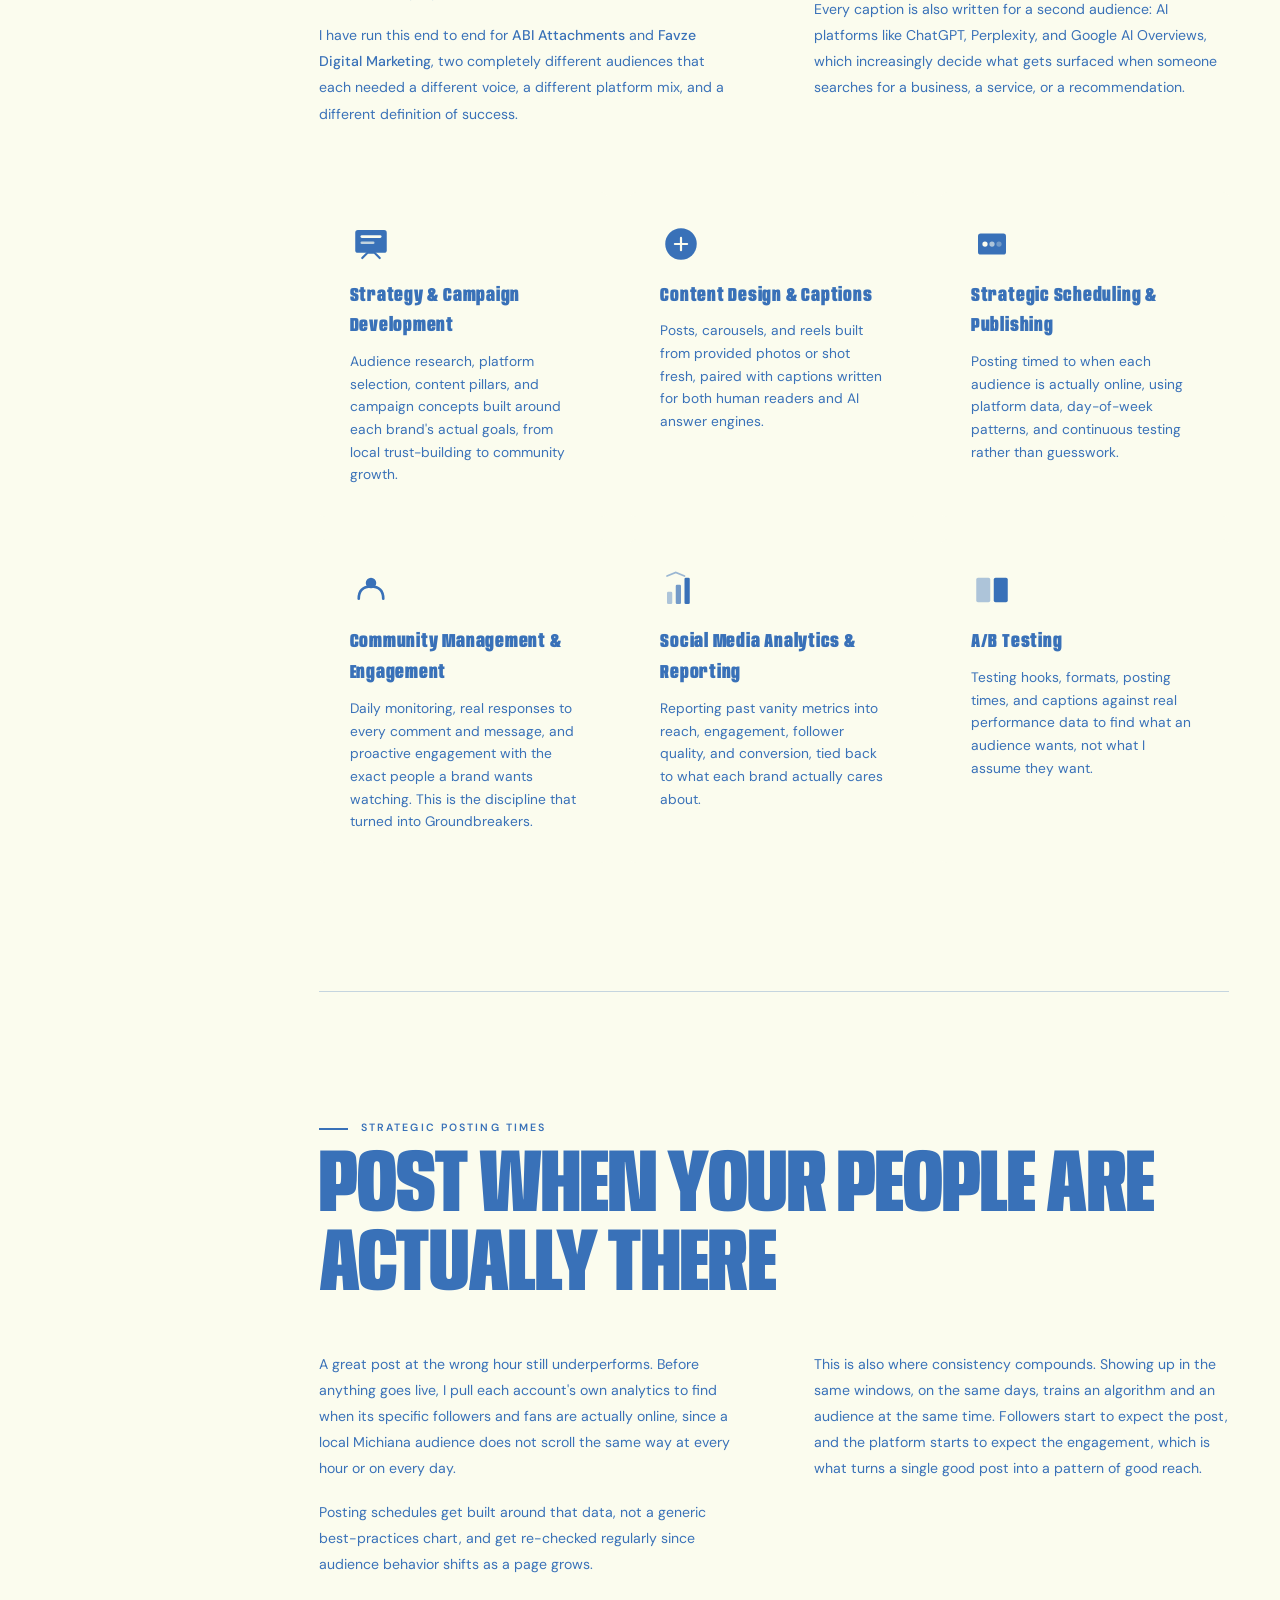
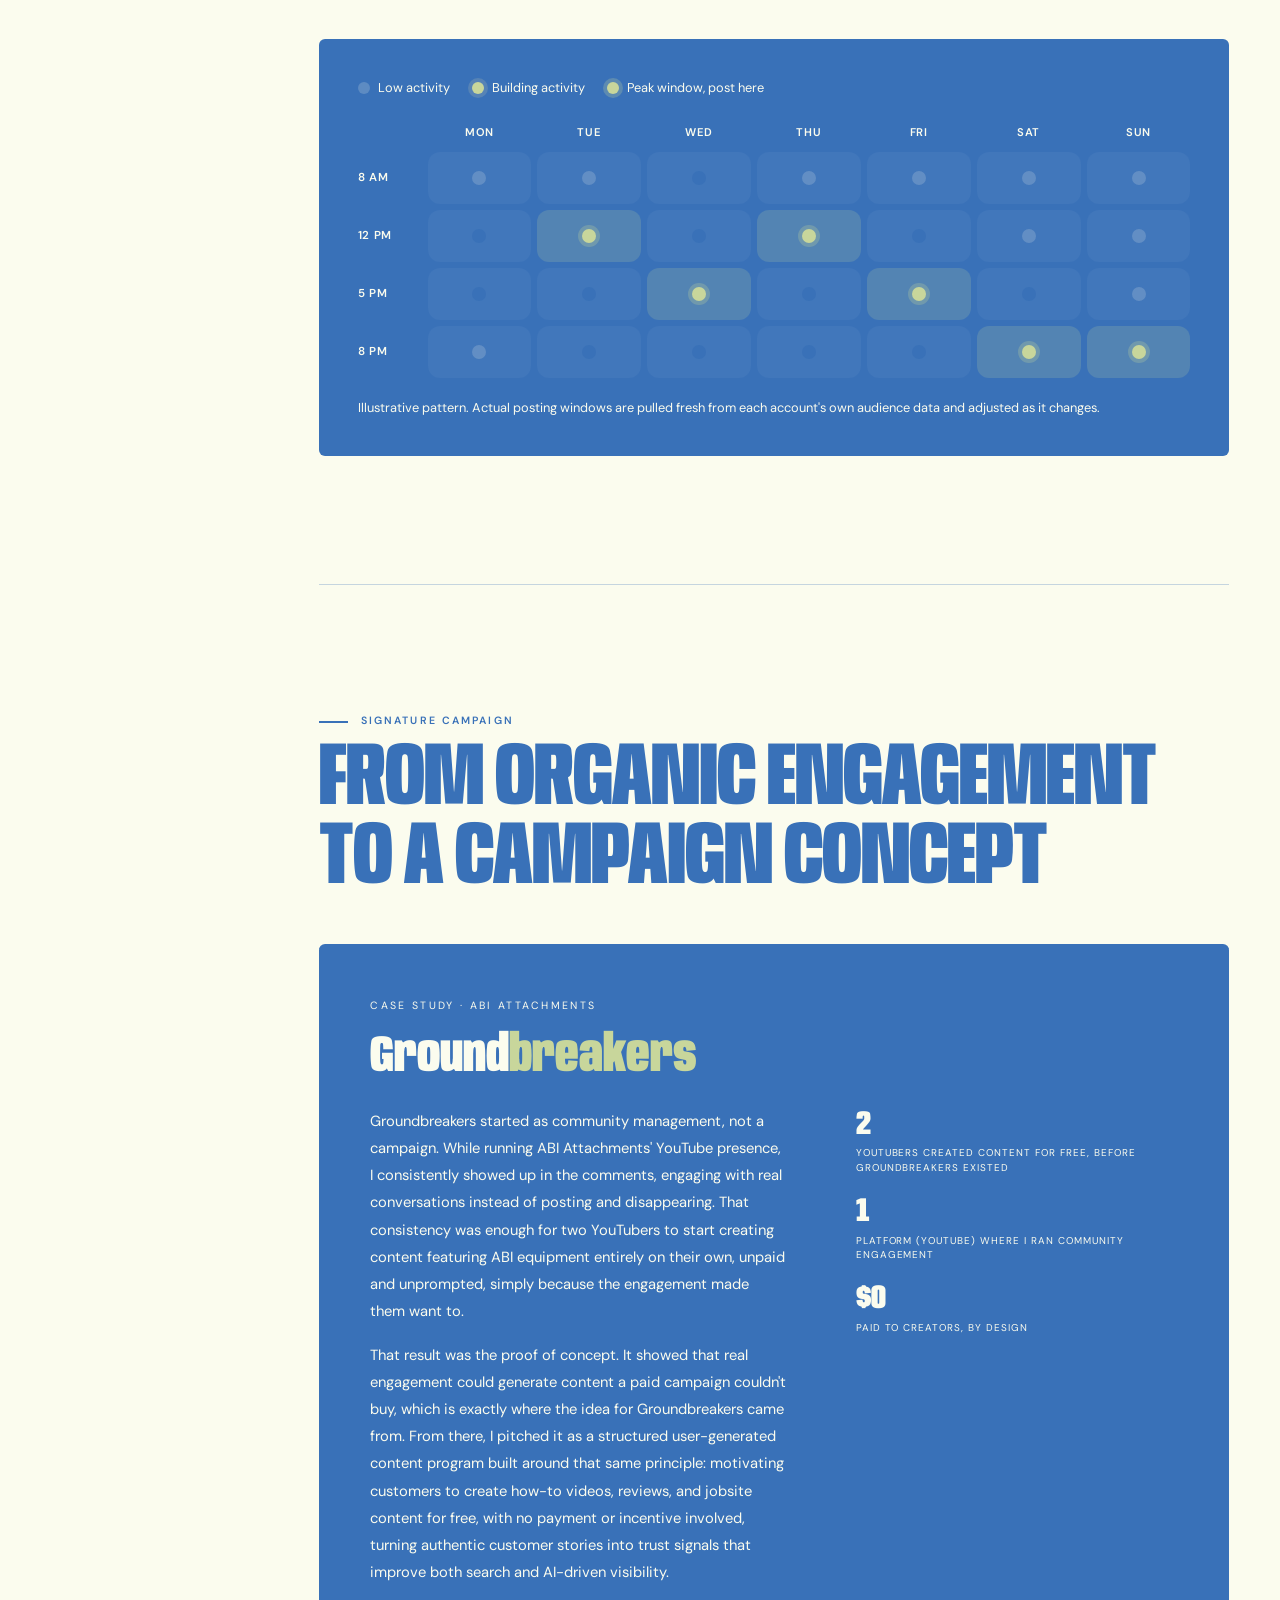
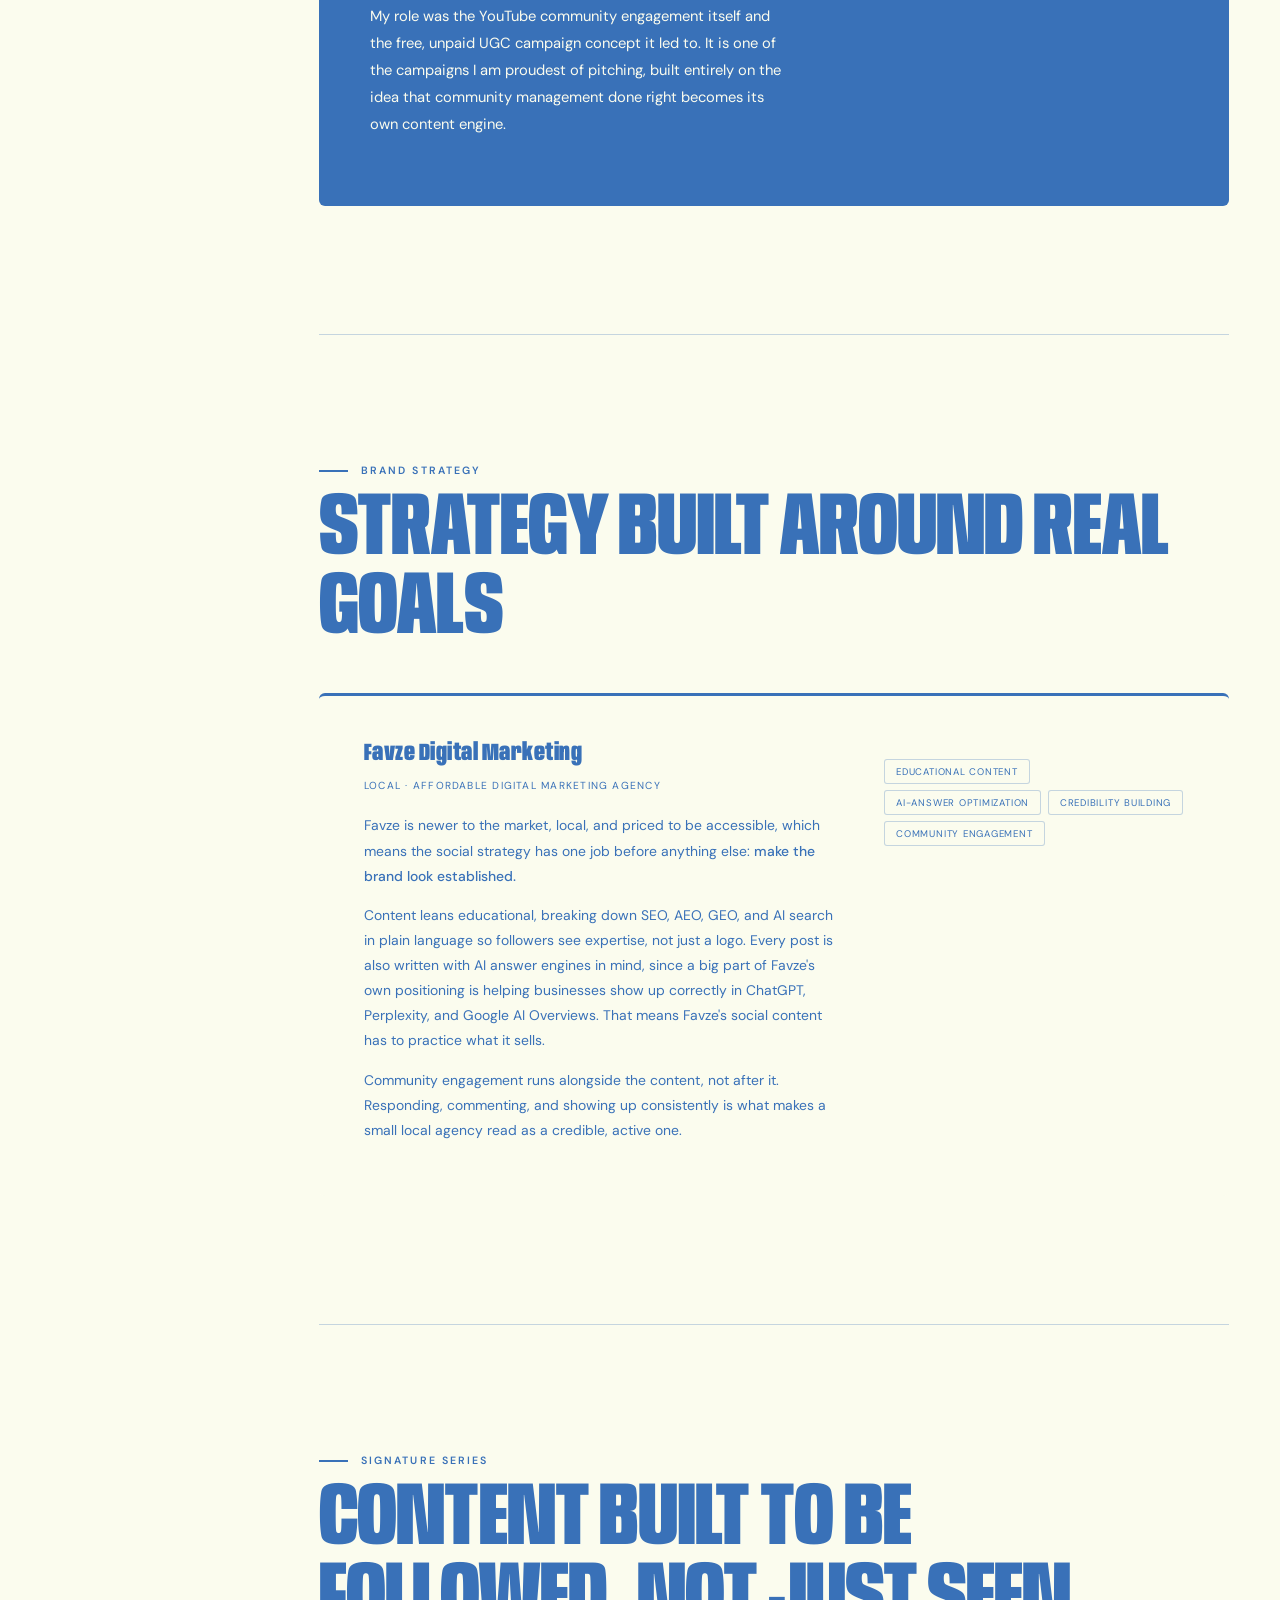
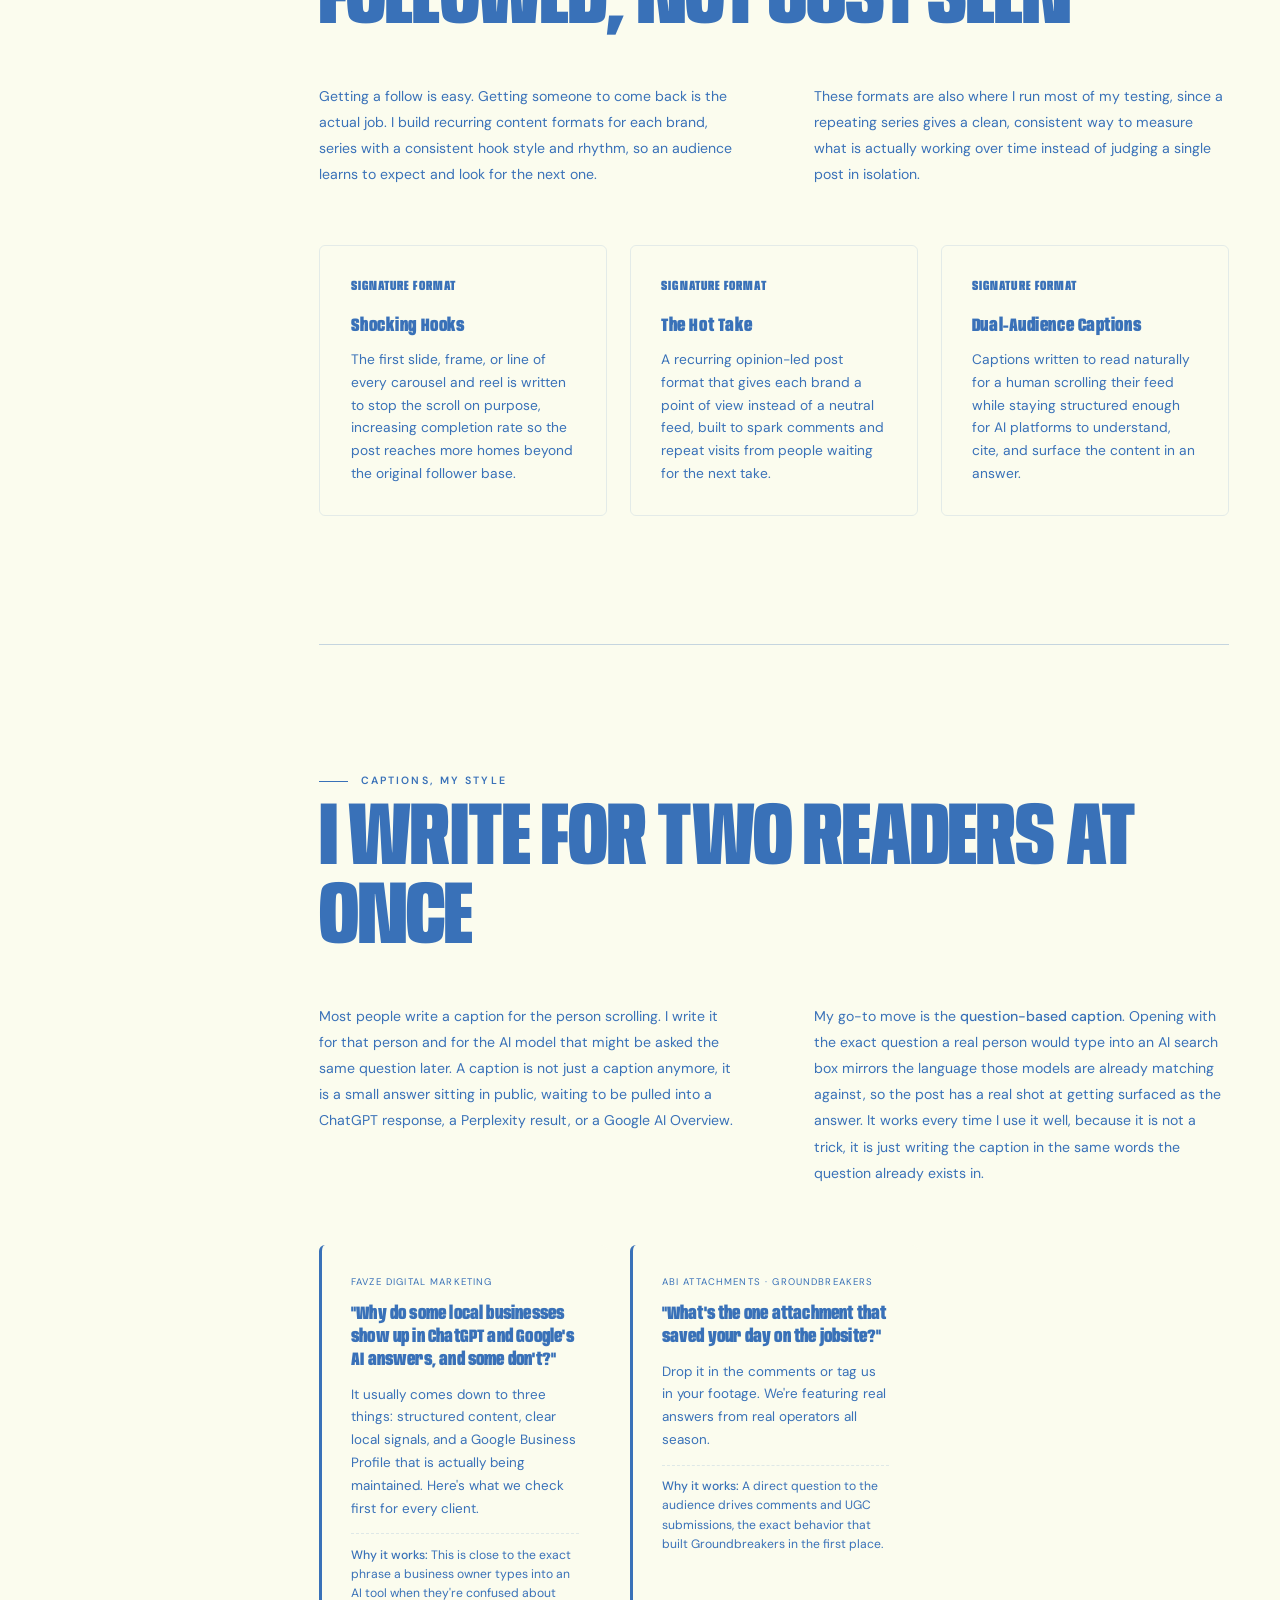
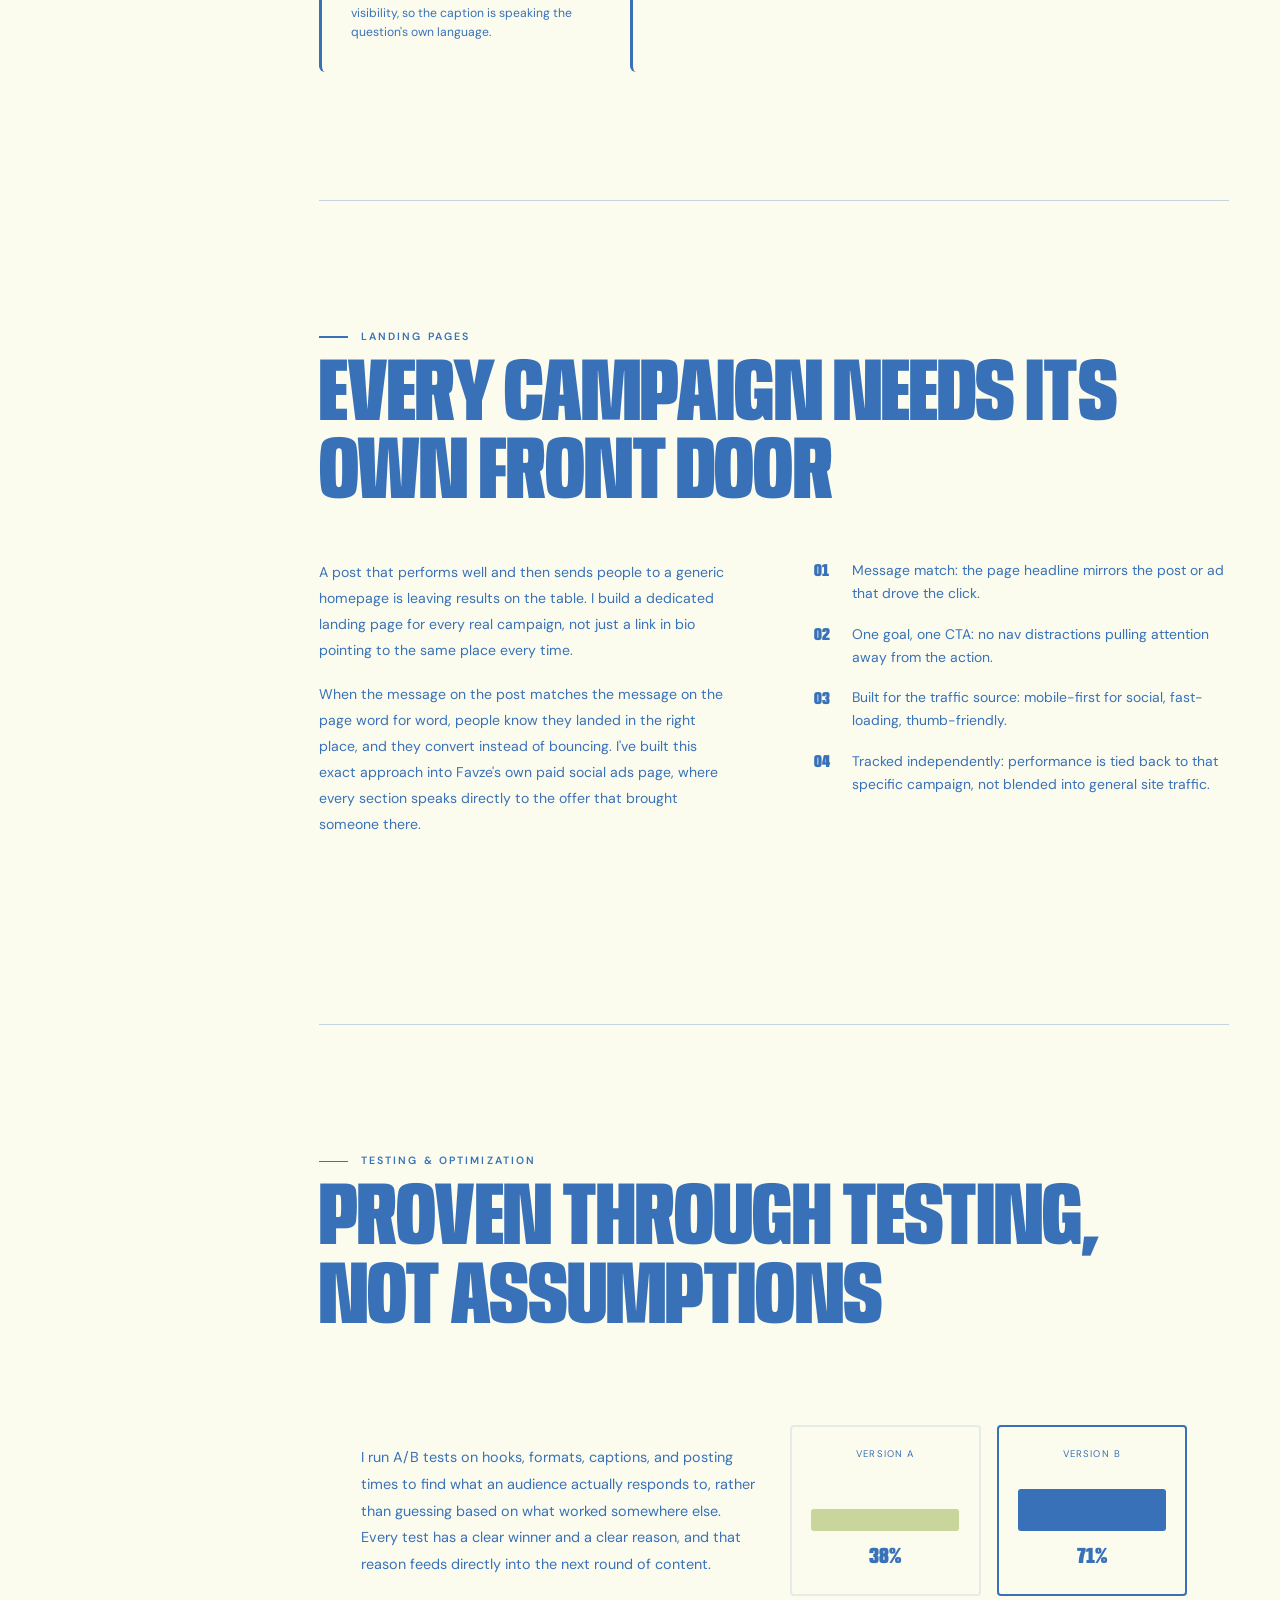
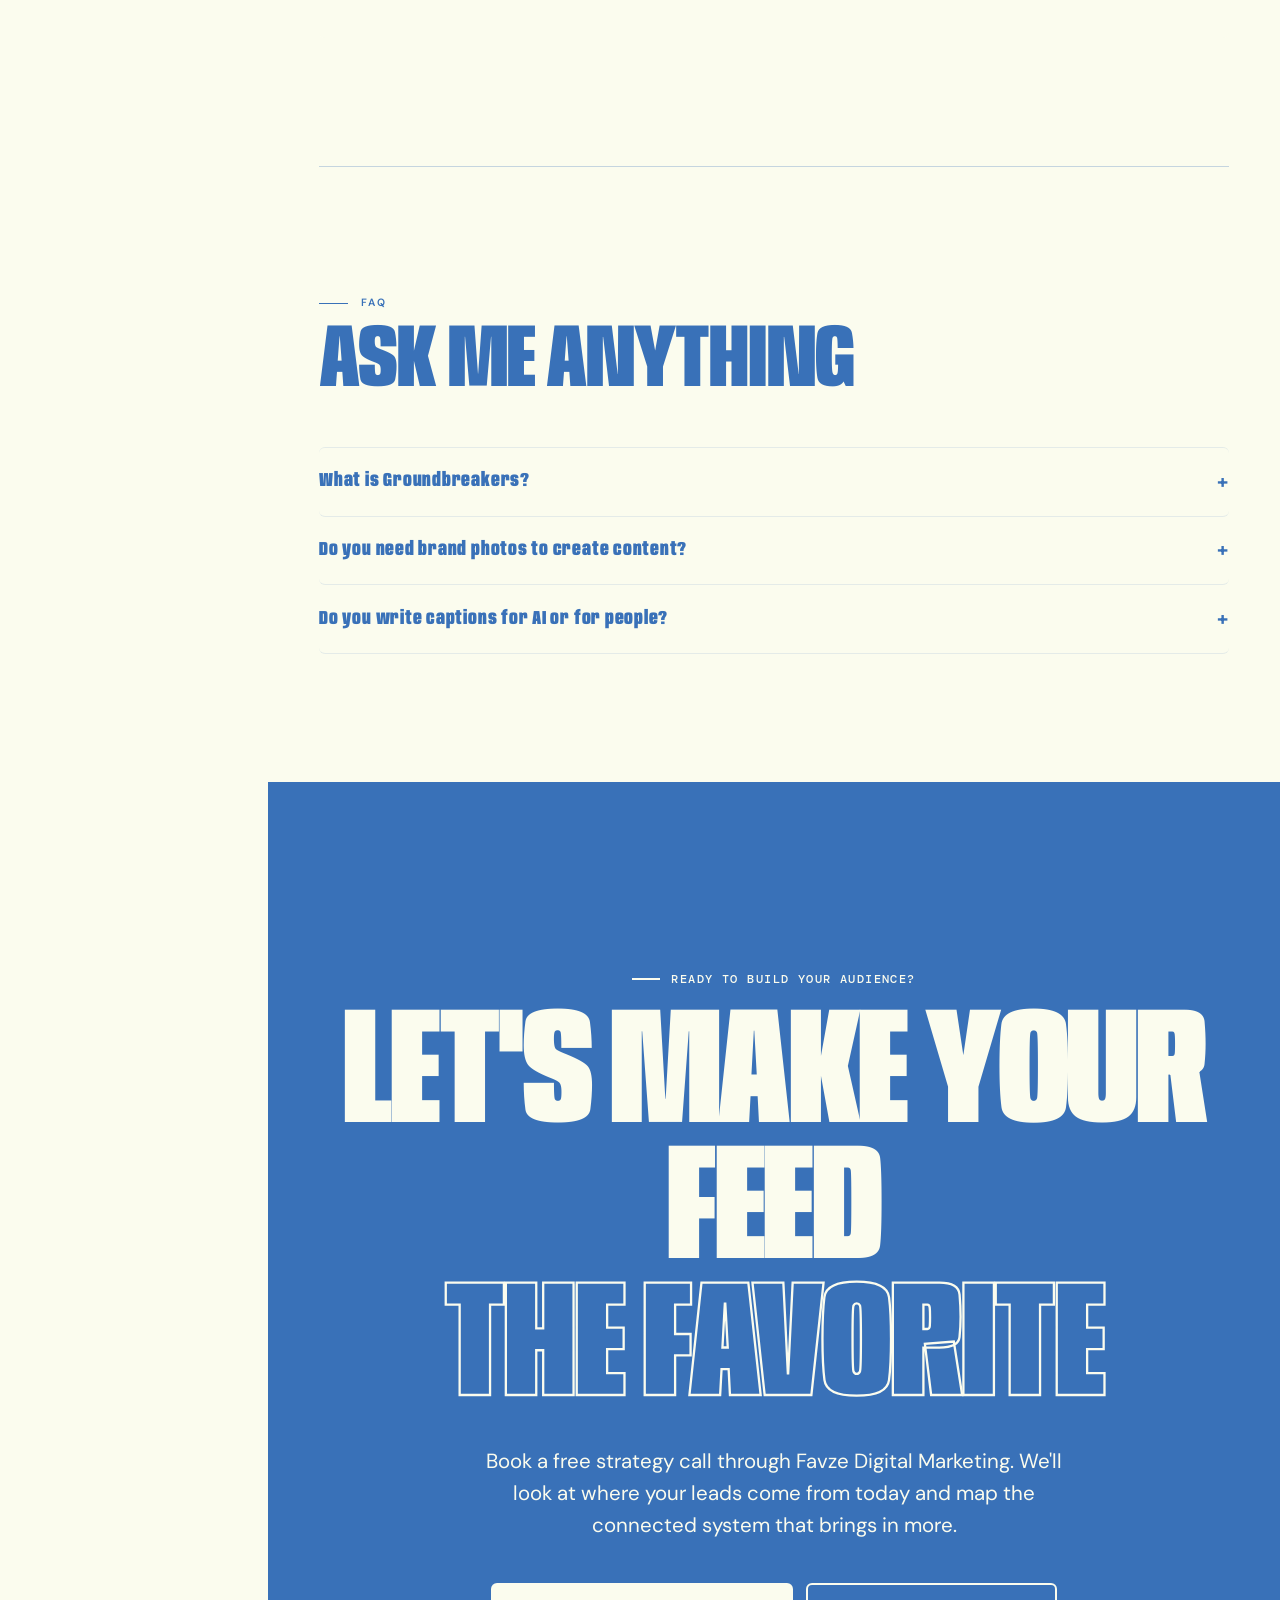
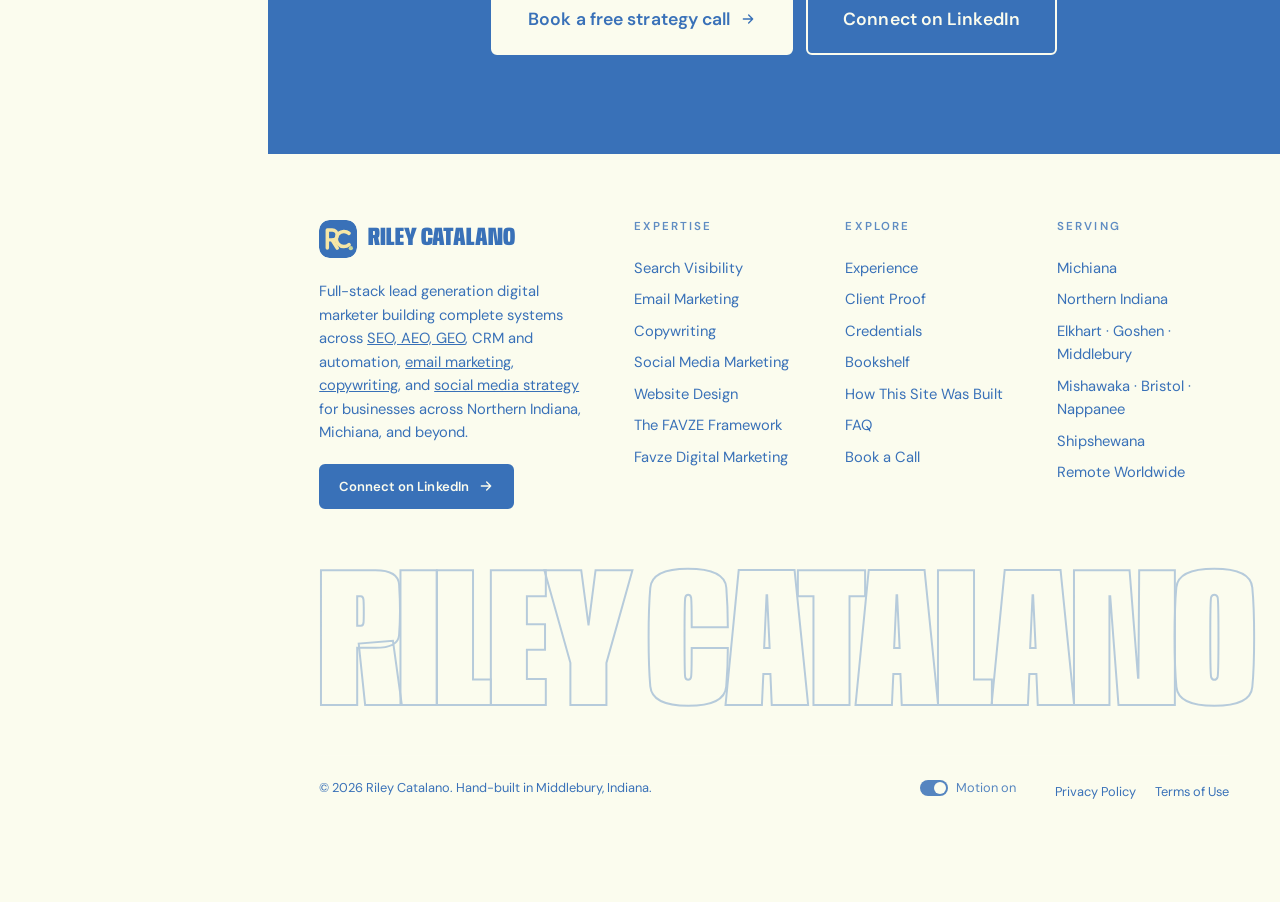
<file: social-media-marketing.html>
<!DOCTYPE html>
<html lang="en">
<head>
<meta charset="UTF-8">
<meta name="viewport" content="width=device-width, initial-scale=1.0">
<title>Riley Catalano | Social Media Management and Marketing</title>

<meta name="description" content="Riley Catalano builds social media strategy, community engagement, and UGC campaigns like Groundbreakers for ABI Attachments, plus brand-specific social strategy for Favze Digital Marketing.">
<meta name="keywords" content="Riley Catalano, social media management, social media marketing, community management, UGC campaign, Groundbreakers, Favze Digital Marketing, social media strategy, Northern Indiana, Michiana">
<meta name="author" content="Riley Catalano">
<meta name="robots" content="index, follow">
<link rel="canonical" href="https://rileycatalano.com/social-media-marketing">

<meta property="og:type" content="website">
<meta property="og:title" content="Riley Catalano | Social Media Management and Marketing">
<meta property="og:description" content="Social media strategy, community management, and UGC campaign development, including Groundbreakers for ABI Attachments, plus dedicated strategy for Favze Digital Marketing.">
<meta property="og:url" content="https://rileycatalano.com/social-media-marketing">
<meta property="og:site_name" content="Riley Catalano Portfolio">

<meta name="twitter:card" content="summary_large_image">
<meta name="twitter:title" content="Riley Catalano | Social Media Management and Marketing">
<meta name="twitter:description" content="Social media strategy, content design, community management, and UGC campaign development, including the Groundbreakers program for ABI Attachments.">

<script type="application/ld+json">
{
  "@context": "https://schema.org",
  "@type": "Service",
  "serviceType": "Social Media Management and Marketing",
  "provider": {
    "@type": "Person",
    "name": "Riley Catalano",
    "url": "https://rileycatalano.com/"
  },
  "areaServed": ["Northern Indiana", "Michiana"],
  "description": "Social media strategy, content design, community management, scheduling, analytics, and UGC campaign development, including the Groundbreakers program for ABI Attachments."
}
</script>

<script type="application/ld+json">
{
  "@context": "https://schema.org",
  "@type": "FAQPage",
  "mainEntity": [
    {
      "@type": "Question",
      "name": "What is the Groundbreakers campaign?",
      "acceptedAnswer": {
        "@type": "Answer",
        "text": "Groundbreakers is a user-generated content campaign concept I pitched for ABI Attachments. It grew out of community engagement I ran on ABI's YouTube channel, where consistent, genuine interaction led two YouTubers to start creating content featuring ABI equipment on their own, before Groundbreakers existed and without being asked or paid. That result became the proof of concept for a structured program built around the same idea: motivating customers to create how-to videos, reviews, and jobsite content for free, with no payment or incentive involved, building trust and improving visibility across search and AI platforms."
      }
    },
    {
      "@type": "Question",
      "name": "Do you write captions for AI, humans, or both?",
      "acceptedAnswer": {
        "@type": "Answer",
        "text": "Both. Every caption is written to read naturally for a human scrolling their feed, while also being structured so AI platforms like ChatGPT, Perplexity, and Google AI Overviews can understand and surface it."
      }
    }
  ]
}
</script>

<meta name="theme-color" content="#3971B8">
<link rel="icon" href="/assets/img/favicon.svg" type="image/svg+xml">
<link rel="preload" href="/assets/fonts/anybody-latin-standard-normal.woff2" as="font" type="font/woff2" crossorigin>
<link rel="preload" href="/assets/fonts/dm-sans-latin-opsz-normal.woff2" as="font" type="font/woff2" crossorigin>
<script>try{if(localStorage.getItem("rc-motion")==="off")document.documentElement.classList.add("rm")}catch(e){}</script>
<link rel="stylesheet" href="/assets/css/site.css">
<style>
.sw{padding:6rem 3rem;max-width:1200px;margin:0 auto;}
.slabel{font-family:var(--body);font-size:.66rem;text-transform:uppercase;letter-spacing:.22em;color:var(--muted);margin-bottom:.7rem;display:flex;align-items:center;gap:.8rem;}
.slabel::before{content:'';display:block;width:1.8rem;height:1px;background:var(--blue);}
.stitle{font-family:var(--display);font-stretch:62%;font-weight:900;font-size:clamp(2.4rem,5vw,4rem);letter-spacing:.02em;line-height:.92;margin-bottom:2.8rem;}
.divider{border:none;border-top:1px solid var(--border);margin:0 3rem;}
#hero{min-height:80vh;display:flex;flex-direction:column;justify-content:center;padding:2.5rem 3rem 5rem;position:relative;overflow:hidden;}
.heye{font-family:var(--body);font-size:.7rem;letter-spacing:.22em;text-transform:uppercase;color:var(--muted);margin-bottom:1.4rem;opacity:0;animation:fu .8s .15s forwards;}
.hname{font-family:var(--display);font-stretch:62%;font-weight:900;font-size:clamp(2.8rem,6.4vw,5.8rem);line-height:.96;color:var(--ink);opacity:0;animation:fu .9s .3s forwards;}
.hname span{color:var(--blue);display:block;}
.hsub{max-width:600px;font-size:1.05rem;line-height:1.75;color:var(--muted);margin-top:2.2rem;opacity:0;animation:fu .9s .45s forwards;}
.htags{display:flex;flex-wrap:wrap;gap:.5rem;margin-top:1.8rem;opacity:0;animation:fu .9s .6s forwards;}
.htag{font-family:var(--body);font-size:.65rem;letter-spacing:.1em;text-transform:uppercase;background:var(--tag-bg);color:var(--ink);padding:.32rem .85rem;border-radius:2px;}
.htag-b{background:var(--blue);color:#FBFCEE;}
.hero-title-row{display:flex;align-items:center;gap:clamp(1rem,3vw,2.5rem);flex-wrap:wrap;}
.hero-icon{width:clamp(9rem,20vw,16rem);height:auto;flex-shrink:0;margin-left:auto;margin-right:4rem;opacity:0;animation:fu .9s .3s forwards,iconWiggle 3.2s ease-in-out 1.4s infinite;}
@keyframes iconWiggle{0%,100%{transform:rotate(-3deg) translateY(0);}25%{transform:rotate(3deg) translateY(-6px);}50%{transform:rotate(-2deg) translateY(0);}75%{transform:rotate(3deg) translateY(-4px);}}
@media(max-width:600px){.hero-icon{width:6rem;margin-left:0;margin-right:0;}}
@keyframes fu{from{opacity:0;transform:translateY(22px);}to{opacity:1;transform:none;}}
.agrid{display:grid;grid-template-columns:1fr 1fr;gap:5rem;align-items:start;}
.atext p{font-size:.88rem;line-height:1.85;color:#3971B8;margin-bottom:1.1rem;font-family:var(--body);}
.atext strong{font-weight:500;color:var(--ink);}
.pgrid{display:grid;grid-template-columns:repeat(3,1fr);gap:1.4rem;}
.pcard{background:var(--card-bg);border-radius:4px;padding:1.9rem;transition:transform .22s,background .22s;display:block;text-decoration:none;color:inherit;cursor:pointer;}
.pcard:hover{transform:translateY(-4px);background:#F6E6A5;}
.pico-wrap{width:42px;height:42px;margin-bottom:1rem;display:block;}
.pico-wrap svg{width:100%;height:100%;animation:iconWiggle 3.2s ease-in-out infinite;}
.pcard:nth-child(2) .pico-wrap svg{animation-delay:.3s;}
.pcard:nth-child(3) .pico-wrap svg{animation-delay:.6s;}
.pcard:nth-child(4) .pico-wrap svg{animation-delay:.9s;}
.pcard:nth-child(5) .pico-wrap svg{animation-delay:1.2s;}
.pcard:nth-child(6) .pico-wrap svg{animation-delay:1.5s;}
.ptitle{font-family:var(--display);font-stretch:62%;font-weight:900;font-size:1.2rem;letter-spacing:.04em;color:var(--ink);margin-bottom:.5rem;}
.pdesc{font-size:.86rem;line-height:1.65;color:var(--muted);}
.rgrid{display:grid;grid-template-columns:repeat(4,1fr);gap:1px;background:var(--border);border:1px solid var(--border);border-radius:4px;overflow:hidden;margin-bottom:2.5rem;}
.rcard{background:var(--white);padding:1.8rem 1.4rem;text-align:center;transition:background .2s;}
.rcard:hover{background:var(--blue);}
.rcard:hover .rnum,.rcard:hover .rlbl{color:#FBFCEE;}
.rnum{font-family:var(--display);font-stretch:62%;font-weight:900;font-size:2.4rem;color:var(--ink);line-height:1;}
.rlbl{font-family:var(--body);font-size:.6rem;text-transform:uppercase;letter-spacing:.12em;color:var(--muted);margin-top:.35rem;line-height:1.5;}
.case-wrap{background:var(--ink);border-radius:6px;padding:3.2rem;color:#FBFCEE;position:relative;overflow:hidden;border-top:3px solid var(--blue2);}
.case-eye{font-family:var(--body);font-size:.66rem;text-transform:uppercase;letter-spacing:.22em;color:var(--blue2);margin-bottom:1rem;}
.case-title{font-family:var(--display);font-stretch:62%;font-weight:900;font-size:clamp(2rem,4vw,3.2rem);line-height:1;margin-bottom:1.6rem;color:#FBFCEE;}
.case-title em{color:var(--blue2);font-style:normal;}
.case-body{display:grid;grid-template-columns:1.1fr .9fr;gap:3rem;}
.case-body p{font-size:.92rem;line-height:1.85;color:#FBFCEE;margin-bottom:1rem;}
.case-stats{display:flex;flex-direction:column;gap:1.2rem;}
.cstat{border-left:2px solid var(--blue2);padding-left:1.1rem;}
.cstat-num{font-family:var(--display);font-stretch:62%;font-weight:900;font-size:2.1rem;color:#FBFCEE;line-height:1;}
.cstat-lbl{font-family:var(--body);font-size:.62rem;text-transform:uppercase;letter-spacing:.1em;color:#FBFCEE;margin-top:.3rem;line-height:1.5;}
.proof-block{margin-top:1.6rem;padding-top:1.6rem;border-top:1px dashed rgba(57,113,184,.15);}
.proof-label{font-family:var(--body);font-size:.62rem;text-transform:uppercase;letter-spacing:.14em;color:var(--muted);margin-bottom:.9rem;}
.proof-row{display:flex;align-items:center;gap:1rem;}
.proof-col{flex:1;background:#FBFCEE;border-radius:4px;padding:1rem;text-align:center;border:1px solid var(--border);}
.proof-col-win{border-color:var(--blue);background:#F6E6A5;}
.proof-tag{font-family:var(--body);font-size:.58rem;text-transform:uppercase;letter-spacing:.1em;color:var(--muted);margin-bottom:.4rem;}
.proof-col-win .proof-tag{color:var(--blue);}
.proof-desc{font-family:var(--body);font-size:.78rem;color:var(--ink);margin-bottom:.5rem;}
.proof-num{font-family:var(--display);font-stretch:62%;font-weight:900;font-size:2rem;color:var(--ink);line-height:1;}
.proof-sub{font-family:var(--body);font-size:.6rem;text-transform:uppercase;letter-spacing:.06em;color:var(--muted);margin-top:.3rem;line-height:1.4;}
.proof-divider{color:var(--blue);font-size:1.2rem;flex-shrink:0;}
.proof-note{font-size:.82rem;line-height:1.65;color:var(--muted);margin-top:1.1rem;}
@media(max-width:600px){.proof-row{flex-direction:column;}
.proof-divider{transform:rotate(90deg);}}
.brand-grid{display:grid;grid-template-columns:1fr;gap:1.6rem;}
.brand-card{background:var(--card-bg);border-radius:4px;padding:2.4rem 2.8rem;border-top:3px solid var(--blue);}
.brand-name{font-family:var(--display);font-stretch:62%;font-weight:900;font-size:1.5rem;letter-spacing:.02em;color:var(--ink);margin-bottom:.3rem;}
.brand-type{font-family:var(--body);font-size:.64rem;text-transform:uppercase;letter-spacing:.12em;color:var(--blue);margin-bottom:1.2rem;}
.brand-card p{font-size:.87rem;line-height:1.8;color:#3971B8;margin-bottom:.9rem;}
.brand-card p strong{color:var(--ink);font-weight:500;}
.brand-card-inner{display:grid;grid-template-columns:1.6fr 1fr;gap:2.5rem;align-items:start;}
.brand-card-side{padding-top:.3rem;}
@media(max-width:900px){.brand-card-inner{grid-template-columns:1fr;gap:1.2rem;}}
.brand-tags{display:flex;flex-wrap:wrap;gap:.4rem;margin-top:1.2rem;}
.btag{font-family:var(--body);font-size:.6rem;text-transform:uppercase;letter-spacing:.08em;background:#FBFCEE;color:var(--ink);padding:.24rem .7rem;border-radius:2px;border:1px solid var(--border);}
.sig-grid{display:grid;grid-template-columns:repeat(3,1fr);gap:1.4rem;}
.sig-card{padding:1.9rem;border:1px solid var(--border);border-radius:4px;transition:border-color .2s,transform .2s;}
.sig-card:hover{border-color:var(--blue);transform:translateY(-4px);}
.sig-num{font-family:var(--display);font-stretch:62%;font-weight:900;font-size:.85rem;color:var(--blue);letter-spacing:.08em;margin-bottom:.8rem;}
.sig-title{font-family:var(--display);font-stretch:62%;font-weight:900;font-size:1.15rem;letter-spacing:.03em;color:var(--ink);margin-bottom:.5rem;}
.sig-desc{font-size:.86rem;line-height:1.65;color:var(--muted);}
.caption-grid{display:grid;grid-template-columns:repeat(3,1fr);gap:1.4rem;}
.caption-card{background:var(--card-bg);border-radius:4px;padding:1.8rem;border-left:3px solid var(--blue);display:flex;flex-direction:column;gap:.8rem;}
.caption-brand{font-family:var(--body);font-size:.6rem;text-transform:uppercase;letter-spacing:.12em;color:var(--blue);}
.caption-hook{font-family:var(--display);font-stretch:62%;font-weight:900;font-size:1.15rem;letter-spacing:.01em;color:var(--ink);line-height:1.25;}
.caption-body{font-size:.84rem;line-height:1.7;color:#3971B8;}
.caption-why{font-size:.76rem;line-height:1.6;color:var(--muted);padding-top:.7rem;border-top:1px dashed rgba(57,113,184,.15);}
.caption-why strong{color:var(--ink);font-weight:500;}
@media(max-width:900px){.caption-grid{grid-template-columns:1fr;}}
.lp-checklist{display:flex;flex-direction:column;gap:1.1rem;}
.lp-item{font-size:.87rem;line-height:1.65;color:#3971B8;padding-left:2.4rem;position:relative;}
.lp-num{position:absolute;left:0;top:-.1rem;font-family:var(--display);font-stretch:62%;font-weight:900;font-size:1.1rem;color:var(--blue);}
.abtest-wrap{display:grid;grid-template-columns:1fr 1fr;gap:2rem;align-items:center;background:var(--card-bg);border-radius:6px;padding:2.6rem;}
.abtest-visual{display:flex;gap:1rem;}
.abcol{flex:1;background:#FBFCEE;border-radius:4px;padding:1.2rem;text-align:center;border:2px solid var(--border);}
.abcol.win{border-color:var(--blue);}
.ablabel{font-family:var(--body);font-size:.6rem;text-transform:uppercase;letter-spacing:.12em;color:var(--muted);margin-bottom:.6rem;}
.abcol.win .ablabel{color:var(--blue);}
.abbar{height:60px;background:var(--tag-bg);border-radius:3px;margin-bottom:.5rem;display:flex;align-items:flex-end;}
.abfill{width:100%;background:var(--blue);border-radius:3px;}
.abpct{font-family:var(--display);font-stretch:62%;font-weight:900;font-size:1.4rem;color:var(--ink);}
.faq-grid{display:flex;flex-direction:column;gap:0;}
.faq-item{border-bottom:1px solid var(--border);padding:0;}
.faq-item:first-of-type{border-top:1px solid var(--border);}
.faq-q{font-family:var(--display);font-stretch:62%;font-weight:900;font-size:1.2rem;letter-spacing:.04em;color:var(--ink);padding:1.4rem 3rem 1.4rem 0;cursor:pointer;position:relative;line-height:1.2;user-select:none;}
.faq-q::after{content:'+';position:absolute;right:0;top:50%;transform:translateY(-50%);font-family:var(--body);font-size:1.2rem;color:var(--blue);transition:transform .25s;}
.faq-item.open .faq-q::after{transform:translateY(-50%) rotate(45deg);}
.faq-a{font-size:.95rem;line-height:1.8;color:#3971B8;max-height:0;overflow:hidden;transition:max-height .4s ease,padding .3s ease;padding:0;font-family:var(--body);}
.faq-item.open .faq-a{max-height:500px;padding-bottom:1.4rem;}
.cbtn{display:inline-block;background:var(--ink);color:#FBFCEE;font-family:var(--body);font-size:.72rem;text-transform:uppercase;letter-spacing:.15em;padding:.95rem 2.4rem;border-radius:2px;text-decoration:none;transition:background .2s,transform .2s;}
.cbtn:hover{background:#FBFCEE;color:var(--blue);transform:scale(1.03);}
.reveal{opacity:0;transform:translateY(18px);transition:opacity .65s ease,transform .65s ease;}
.reveal.vis{opacity:1;transform:none;}
@media(max-width:900px){.sw{padding:3.5rem 1.5rem;}
#hero{padding:2rem 1.5rem 3.5rem;}
.agrid{grid-template-columns:1fr;gap:2rem;}
.rgrid{grid-template-columns:repeat(2,1fr);}
.pgrid{grid-template-columns:1fr 1fr;}
.case-body{grid-template-columns:1fr;gap:1.6rem;}
.brand-grid{grid-template-columns:1fr;}
.sig-grid{grid-template-columns:1fr;}
.abtest-wrap{grid-template-columns:1fr;}
.divider{margin:0 1.5rem;}}
@media(max-width:600px){.sw{padding:3rem 1.2rem;}
#hero{padding:1.6rem 1.2rem 3rem;}
.hsub{font-size:.95rem;margin-top:1.5rem;}
.stitle{font-size:clamp(2rem,9vw,3rem);margin-bottom:2rem;}
.agrid{grid-template-columns:1fr;gap:1.5rem;}
.rgrid{grid-template-columns:repeat(2,1fr);}
.pgrid{grid-template-columns:1fr;}
.pcard{padding:1.4rem;}
.case-wrap{padding:1.8rem;}
.cbtn{font-size:.65rem;padding:.85rem 1.8rem;}
.divider{margin:0 1.2rem;}}
</style>
<link rel="stylesheet" href="/assets/css/legacy.css">
</head>
<body>

<a class="skip" href="#main">Skip to content</a>
<div class="progress" aria-hidden="true"></div>
<div class="grain" aria-hidden="true"></div>
<div class="cursor-ring" aria-hidden="true"><span></span></div>
<div class="cursor" aria-hidden="true"></div>

<header class="topbar">
  <a href="/" class="tb-brand" aria-label="Riley Catalano, home"><svg class="rc-mark" viewBox="0 0 48 48" aria-hidden="true" focusable="false"><rect width="48" height="48" rx="13" fill="#3971B8"/><g fill="none" stroke="#F6E6A5" stroke-width="4.4" stroke-linecap="round" stroke-linejoin="round"><path d="M10.5 35.5V12.5h6.2a6.3 6.3 0 0 1 0 12.6h-6.2M16.4 25.1l6.6 10.4"/><path d="M37.92 16.87A9.6 9.6 0 1 0 37.92 31.13"/></g><circle cx="40.2" cy="35.6" r="2.7" fill="#C8D69B"/></svg><b>Riley Catalano</b></a>
  <button type="button" class="tb-search" data-search-open aria-label="Search the site"><svg viewBox="0 0 24 24" width="18" height="18" fill="none" stroke="currentColor" stroke-width="2.2" stroke-linecap="round" aria-hidden="true"><circle cx="11" cy="11" r="7"/><path d="M20 20l-3.5-3.5"/></svg></button>
  <button class="menu-btn" aria-label="Open menu" aria-expanded="false" aria-controls="sidebar"><span></span></button>
</header>
<aside class="sidebar" id="sidebar" aria-label="Site navigation">
  <a href="/" class="sb-brand" aria-label="Riley Catalano, home"><svg class="rc-mark" viewBox="0 0 48 48" aria-hidden="true" focusable="false"><rect width="48" height="48" rx="13" fill="#3971B8"/><g fill="none" stroke="#F6E6A5" stroke-width="4.4" stroke-linecap="round" stroke-linejoin="round"><path d="M10.5 35.5V12.5h6.2a6.3 6.3 0 0 1 0 12.6h-6.2M16.4 25.1l6.6 10.4"/><path d="M37.92 16.87A9.6 9.6 0 1 0 37.92 31.13"/></g><circle cx="40.2" cy="35.6" r="2.7" fill="#C8D69B"/></svg><span><b>Riley Catalano</b><small>Full-Stack Lead Generation Digital Marketer</small></span></a>
  <div class="sb-search" data-search-slot></div>
  <nav class="sb-nav" aria-label="Primary"><p class="sb-k">Portfolio</p><ul><li><a href="/"><i>01</i><span>Home</span></a></li><li><a href="/experience"><i>02</i><span>Experience</span></a></li><li><a href="/certifications"><i>03</i><span>Credentials</span></a></li><li><a href="/bookshelf"><i>04</i><span>Bookshelf</span></a></li></ul><p class="sb-k">Services</p><ul><li><a href="/website-design"><i>05</i><span>Website Design</span></a></li><li><a href="/search-visibility"><i>06</i><span>Search Visibility</span></a></li><li><a href="/email-marketing"><i>07</i><span>Email Marketing</span></a></li><li><a href="/copywriting"><i>08</i><span>Copywriting</span></a></li><li><a href="/social-media-marketing" aria-current="page"><i>09</i><span>Social Media</span></a></li></ul><p class="sb-k">Studio</p><ul><li><a href="/how-its-built"><i>10</i><span>How It’s Built</span></a></li></ul></nav>
  <div class="sb-toc" hidden><p class="sb-k">On this page</p><ul></ul></div>
  <div class="sb-foot">
    <a href="https://favze.com/free-consultation" class="btn sb-cta">Book a strategy call <span class="arrow"><svg width="16" height="16" viewBox="0 0 24 24" fill="none" stroke="currentColor" stroke-width="2" stroke-linecap="round" stroke-linejoin="round" aria-hidden="true"><path d="M5 12h14M13 6l6 6-6 6"/></svg></span></a>
    <p class="sb-meta"><a href="https://www.linkedin.com/in/rileycatalano/" target="_blank" rel="noopener noreferrer">LinkedIn</a><span>Middlebury, Indiana</span></p>
  </div>
</aside>
<div class="sb-scrim" aria-hidden="true"></div>

<main id="main">

<section id="hero" class="svc-hero" data-theme="dark">
  <div class="aurora" aria-hidden="true"><b></b><b></b><b></b><b></b></div>
  <div class="hero-grid" aria-hidden="true"></div>
  <div class="wrap">
  <nav class="crumbs" aria-label="Breadcrumb"><a href="/">Riley Catalano</a><span aria-hidden="true">/</span><a href="/#services">Expertise</a><span aria-hidden="true">/</span><span aria-current="page">Social Media</span></nav>
  <p class="heye">Audiences That Come Back</p>
  <div class="hero-title-row">
    <h1 class="hname">Social Media Marketing<span>and Management</span></h1>
    <svg class="hero-icon" viewBox="0 0 140 130" fill="none" xmlns="http://www.w3.org/2000/svg">
      <circle cx="70" cy="60" r="52" fill="#F6E6A5"/>
      <path d="M40 45 Q40 30 58 30 H90 Q104 30 104 45 V68 Q104 82 90 82 H66 L48 96 L52 82 H58 Q40 82 40 68 Z" fill="#3971B8" opacity=".85"/>
      <circle cx="60" cy="56" r="4.5" fill="#FBFCEE"/>
      <circle cx="76" cy="56" r="4.5" fill="#FBFCEE"/>
      <circle cx="92" cy="56" r="4.5" fill="#FBFCEE"/>
      <circle cx="112" cy="24" r="13" fill="#3971B8">
        <animate attributeName="r" values="13;15;13" dur="2.4s" repeatCount="indefinite"/>
      </circle>
      <path d="M108 24 l3 3 l6 -7" stroke="#FBFCEE" stroke-width="2.4" stroke-linecap="round" stroke-linejoin="round" fill="none"/>
      <circle cx="18" cy="90" r="10" fill="#3971B8" opacity=".55">
        <animate attributeName="opacity" values=".55;.9;.55" dur="2.8s" repeatCount="indefinite"/>
      </circle>
      <path d="M14 90 l3 3 l5 -6" stroke="#FBFCEE" stroke-width="2" stroke-linecap="round" stroke-linejoin="round" fill="none" opacity=".85"/>
    </svg>
  </div>
  <p class="hsub">I build social media strategy, content, and community around each brand's real goals, not a one-size template. From organic engagement that turns into UGC programs to platform-specific strategy for local audiences, the work is built to make people follow, stay, and come back.</p>
  <div class="htags">
    <span class="htag htag-b">Campaign Development</span>
    <span class="htag">Community Management</span>
    <span class="htag">UGC Programs</span>
    <span class="htag">Content Scheduling</span>
    <span class="htag">Social Analytics</span>
    <span class="htag">A/B Testing</span>
  </div>
</div>
</section>

<hr class="divider">

<div class="sw" id="capabilities">
  <div class="reveal"><p class="slabel">Capabilities</p><h2 class="stitle">How I Run Social</h2></div>
  <div class="agrid reveal" style="margin-bottom:3rem;">
    <div class="atext">
      <p>Social media is where people decide whether a brand is worth trusting before they ever pick up the phone. My approach treats every platform as a relationship, not a broadcast channel. That means strategy comes first, content is built to stop the scroll, and every post is scheduled, monitored, and measured on purpose.</p>
      <p>I have run this end to end for <strong>ABI Attachments</strong> and <strong>Favze Digital Marketing</strong>, two completely different audiences that each needed a different voice, a different platform mix, and a different definition of success.</p>
    </div>
    <div class="atext">
      <p>I connect design and strategy directly. When a brand provides photos or raw footage, I build the content calendar, captions, and posting cadence around what is actually available, rather than forcing a plan that requires assets no one has time to shoot.</p>
      <p>Every caption is also written for a second audience: AI platforms like ChatGPT, Perplexity, and Google AI Overviews, which increasingly decide what gets surfaced when someone searches for a business, a service, or a recommendation.</p>
    </div>
  </div>

  <div class="pgrid">
    <a href="#brand-strategy" class="pcard reveal">
      <div class="pico-wrap"><svg viewBox="0 0 48 48" fill="none"><rect x="6" y="8" width="36" height="26" rx="3" fill="#3971B8"/><path d="M14 40 L20 34 H28 L34 40" stroke="#3971B8" stroke-width="2.5" stroke-linecap="round"/><rect x="12" y="14" width="24" height="3" rx="1.5" fill="#FBFCEE"/><rect x="12" y="21" width="16" height="3" rx="1.5" fill="#FBFCEE" opacity=".7"/></svg></div>
      <div class="ptitle">Strategy & Campaign Development</div>
      <div class="pdesc">Audience research, platform selection, content pillars, and campaign concepts built around each brand's actual goals, from local trust-building to community growth.</div>
    </a>
    <a href="#captions" class="pcard reveal">
      <div class="pico-wrap"><svg viewBox="0 0 48 48" fill="none"><circle cx="24" cy="24" r="18" fill="#3971B8"/><path d="M17 24 h14 M24 17 v14" stroke="#FBFCEE" stroke-width="2.5" stroke-linecap="round"/></svg></div>
      <div class="ptitle">Content Design & Captions</div>
      <div class="pdesc">Posts, carousels, and reels built from provided photos or shot fresh, paired with captions written for both human readers and AI answer engines.</div>
    </a>
    <a href="#posting-times" class="pcard reveal">
      <div class="pico-wrap"><svg viewBox="0 0 48 48" fill="none"><rect x="8" y="12" width="32" height="24" rx="3" fill="#3971B8"/><circle cx="16" cy="24" r="3" fill="#FBFCEE"/><circle cx="24" cy="24" r="3" fill="#FBFCEE" opacity=".6"/><circle cx="32" cy="24" r="3" fill="#FBFCEE" opacity=".3"/></svg></div>
      <div class="ptitle">Strategic Scheduling & Publishing</div>
      <div class="pdesc">Posting timed to when each audience is actually online, using platform data, day-of-week patterns, and continuous testing rather than guesswork.</div>
    </a>
    <a href="#groundbreakers" class="pcard reveal">
      <div class="pico-wrap"><svg viewBox="0 0 48 48" fill="none"><path d="M10 34 Q10 20 24 20 Q38 20 38 34" fill="none" stroke="#3971B8" stroke-width="3" stroke-linecap="round"/><circle cx="24" cy="16" r="6" fill="#3971B8"/></svg></div>
      <div class="ptitle">Community Management & Engagement</div>
      <div class="pdesc">Daily monitoring, real responses to every comment and message, and proactive engagement with the exact people a brand wants watching. This is the discipline that turned into Groundbreakers.</div>
    </a>
    <a href="#ab-testing" class="pcard reveal">
      <div class="pico-wrap"><svg viewBox="0 0 48 48" fill="none"><rect x="8" y="26" width="6" height="14" rx="1.5" fill="#3971B8" opacity=".4"/><rect x="18" y="18" width="6" height="22" rx="1.5" fill="#3971B8" opacity=".7"/><rect x="28" y="10" width="6" height="30" rx="1.5" fill="#3971B8"/><path d="M8 8 L18 4 L28 8" stroke="#3971B8" stroke-width="2" stroke-linecap="round" fill="none" opacity=".5"/></svg></div>
      <div class="ptitle">Social Media Analytics & Reporting</div>
      <div class="pdesc">Reporting past vanity metrics into reach, engagement, follower quality, and conversion, tied back to what each brand actually cares about.</div>
    </a>
    <a href="#ab-testing" class="pcard reveal">
      <div class="pico-wrap"><svg viewBox="0 0 48 48" fill="none"><rect x="6" y="10" width="16" height="28" rx="2" fill="#3971B8" opacity=".4"/><rect x="26" y="10" width="16" height="28" rx="2" fill="#3971B8"/><path d="M24 8 v32" stroke="#FBFCEE" stroke-width="2" stroke-dasharray="3 3"/></svg></div>
      <div class="ptitle">A/B Testing</div>
      <div class="pdesc">Testing hooks, formats, posting times, and captions against real performance data to find what an audience wants, not what I assume they want.</div>
    </a>
  </div>
</div>

<hr class="divider">

<div class="sw" id="posting-times">
  <div class="reveal"><p class="slabel">Strategic Posting Times</p><h2 class="stitle">Post When Your People Are Actually There</h2></div>
  <div class="agrid reveal" style="margin-bottom:2.8rem;">
    <div class="atext">
      <p>A great post at the wrong hour still underperforms. Before anything goes live, I pull each account's own analytics to find when its specific followers and fans are actually online, since a local Michiana audience does not scroll the same way at every hour or on every day.</p>
      <p>Posting schedules get built around that data, not a generic best-practices chart, and get re-checked regularly since audience behavior shifts as a page grows.</p>
    </div>
    <div class="atext">
      <p>This is also where consistency compounds. Showing up in the same windows, on the same days, trains an algorithm and an audience at the same time. Followers start to expect the post, and the platform starts to expect the engagement, which is what turns a single good post into a pattern of good reach.</p>
    </div>
  </div>
  <div class="sched-wrap reveal">
    <div class="sched-legend">
      <span class="sched-key"><i class="sdot low"></i>Low activity</span>
      <span class="sched-key"><i class="sdot mid"></i>Building activity</span>
      <span class="sched-key"><i class="sdot peak"></i>Peak window, post here</span>
    </div>
    <div class="sched-grid">
      <div class="sched-row sched-head">
        <div class="sched-cell sched-time"></div>
        <div class="sched-cell">Mon</div>
        <div class="sched-cell">Tue</div>
        <div class="sched-cell">Wed</div>
        <div class="sched-cell">Thu</div>
        <div class="sched-cell">Fri</div>
        <div class="sched-cell">Sat</div>
        <div class="sched-cell">Sun</div>
      </div>
      <div class="sched-row">
        <div class="sched-cell sched-time">8 AM</div>
        <div class="sched-cell"><i class="sdot low"></i></div>
        <div class="sched-cell"><i class="sdot low"></i></div>
        <div class="sched-cell"><i class="sdot mid"></i></div>
        <div class="sched-cell"><i class="sdot low"></i></div>
        <div class="sched-cell"><i class="sdot low"></i></div>
        <div class="sched-cell"><i class="sdot low"></i></div>
        <div class="sched-cell"><i class="sdot low"></i></div>
      </div>
      <div class="sched-row">
        <div class="sched-cell sched-time">12 PM</div>
        <div class="sched-cell"><i class="sdot mid"></i></div>
        <div class="sched-cell"><i class="sdot peak"></i></div>
        <div class="sched-cell"><i class="sdot mid"></i></div>
        <div class="sched-cell"><i class="sdot peak"></i></div>
        <div class="sched-cell"><i class="sdot mid"></i></div>
        <div class="sched-cell"><i class="sdot low"></i></div>
        <div class="sched-cell"><i class="sdot low"></i></div>
      </div>
      <div class="sched-row">
        <div class="sched-cell sched-time">5 PM</div>
        <div class="sched-cell"><i class="sdot mid"></i></div>
        <div class="sched-cell"><i class="sdot mid"></i></div>
        <div class="sched-cell"><i class="sdot peak"></i></div>
        <div class="sched-cell"><i class="sdot mid"></i></div>
        <div class="sched-cell"><i class="sdot peak"></i></div>
        <div class="sched-cell"><i class="sdot mid"></i></div>
        <div class="sched-cell"><i class="sdot low"></i></div>
      </div>
      <div class="sched-row">
        <div class="sched-cell sched-time">8 PM</div>
        <div class="sched-cell"><i class="sdot low"></i></div>
        <div class="sched-cell"><i class="sdot mid"></i></div>
        <div class="sched-cell"><i class="sdot mid"></i></div>
        <div class="sched-cell"><i class="sdot mid"></i></div>
        <div class="sched-cell"><i class="sdot mid"></i></div>
        <div class="sched-cell"><i class="sdot peak"></i></div>
        <div class="sched-cell"><i class="sdot peak"></i></div>
      </div>
    </div>
    <p class="sched-note">Illustrative pattern. Actual posting windows are pulled fresh from each account's own audience data and adjusted as it changes.</p>
  </div>
</div>

<hr class="divider">

<div class="sw" id="groundbreakers">
  <div class="reveal"><p class="slabel">Signature Campaign</p><h2 class="stitle">From Organic Engagement to a Campaign Concept</h2></div>
  <div class="case-wrap reveal">
    <p class="case-eye">Case Study · ABI Attachments</p>
    <h3 class="case-title">Ground<em>breakers</em></h3>
    <div class="case-body">
      <div>
        <p>Groundbreakers started as community management, not a campaign. While running ABI Attachments' YouTube presence, I consistently showed up in the comments, engaging with real conversations instead of posting and disappearing. That consistency was enough for two YouTubers to start creating content featuring ABI equipment entirely on their own, unpaid and unprompted, simply because the engagement made them want to.</p>
        <p>That result was the proof of concept. It showed that real engagement could generate content a paid campaign couldn't buy, which is exactly where the idea for Groundbreakers came from. From there, I pitched it as a structured user-generated content program built around that same principle: motivating customers to create how-to videos, reviews, and jobsite content for free, with no payment or incentive involved, turning authentic customer stories into trust signals that improve both search and AI-driven visibility.</p>
        <p>My role was the YouTube community engagement itself and the free, unpaid UGC campaign concept it led to. It is one of the campaigns I am proudest of pitching, built entirely on the idea that community management done right becomes its own content engine.</p>
      </div>
      <div class="case-stats">
        <div class="cstat"><div class="cstat-num">2</div><div class="cstat-lbl">YouTubers Created Content for Free, Before Groundbreakers Existed</div></div>
        <div class="cstat"><div class="cstat-num">1</div><div class="cstat-lbl">Platform (YouTube) Where I Ran Community Engagement</div></div>
        <div class="cstat"><div class="cstat-num">$0</div><div class="cstat-lbl">Paid to Creators, By Design</div></div>
      </div>
    </div>
  </div>
</div>

<hr class="divider">

<div class="sw" id="brand-strategy">
  <div class="reveal"><p class="slabel">Brand Strategy</p><h2 class="stitle">Strategy Built Around Real Goals</h2></div>
  <div class="brand-grid">
    <div class="brand-card reveal">
      <div class="brand-card-inner">
        <div class="brand-card-main">
          <div class="brand-name">Favze Digital Marketing</div>
          <div class="brand-type">Local · Affordable Digital Marketing Agency</div>
          <p>Favze is newer to the market, local, and priced to be accessible, which means the social strategy has one job before anything else: <strong>make the brand look established.</strong></p>
          <p>Content leans educational, breaking down SEO, AEO, GEO, and AI search in plain language so followers see expertise, not just a logo. Every post is also written with AI answer engines in mind, since a big part of Favze's own positioning is helping businesses show up correctly in ChatGPT, Perplexity, and Google AI Overviews. That means Favze's social content has to practice what it sells.</p>
          <p>Community engagement runs alongside the content, not after it. Responding, commenting, and showing up consistently is what makes a small local agency read as a credible, active one.</p>
        </div>
        <div class="brand-card-side">
          <div class="brand-tags">
            <span class="btag">Educational Content</span>
            <span class="btag">AI-Answer Optimization</span>
            <span class="btag">Credibility Building</span>
            <span class="btag">Community Engagement</span>
          </div>
        </div>
      </div>
    </div>
  </div>
</div>

<hr class="divider">

<div class="sw" id="signature-series">
  <div class="reveal"><p class="slabel">Signature Series</p><h2 class="stitle">Content Built to Be Followed, Not Just Seen</h2></div>
  <div class="agrid reveal" style="margin-bottom:2.5rem;">
    <div class="atext">
      <p>Getting a follow is easy. Getting someone to come back is the actual job. I build recurring content formats for each brand, series with a consistent hook style and rhythm, so an audience learns to expect and look for the next one.</p>
    </div>
    <div class="atext">
      <p>These formats are also where I run most of my testing, since a repeating series gives a clean, consistent way to measure what is actually working over time instead of judging a single post in isolation.</p>
    </div>
  </div>
  <div class="sig-grid">
    <div class="sig-card reveal">
      <div class="sig-num">SIGNATURE FORMAT</div>
      <div class="sig-title">Shocking Hooks</div>
      <div class="sig-desc">The first slide, frame, or line of every carousel and reel is written to stop the scroll on purpose, increasing completion rate so the post reaches more homes beyond the original follower base.</div>
    </div>
    <div class="sig-card reveal">
      <div class="sig-num">SIGNATURE FORMAT</div>
      <div class="sig-title">The Hot Take</div>
      <div class="sig-desc">A recurring opinion-led post format that gives each brand a point of view instead of a neutral feed, built to spark comments and repeat visits from people waiting for the next take.</div>
    </div>
    <div class="sig-card reveal">
      <div class="sig-num">SIGNATURE FORMAT</div>
      <div class="sig-title">Dual-Audience Captions</div>
      <div class="sig-desc">Captions written to read naturally for a human scrolling their feed while staying structured enough for AI platforms to understand, cite, and surface the content in an answer.</div>
    </div>
  </div>
</div>

<hr class="divider">

<div class="sw" id="captions">
  <div class="reveal"><p class="slabel">Captions, My Style</p><h2 class="stitle">I Write for Two Readers at Once</h2></div>
  <div class="agrid reveal" style="margin-bottom:2.6rem;">
    <div class="atext">
      <p>Most people write a caption for the person scrolling. I write it for that person and for the AI model that might be asked the same question later. A caption is not just a caption anymore, it is a small answer sitting in public, waiting to be pulled into a ChatGPT response, a Perplexity result, or a Google AI Overview.</p>
    </div>
    <div class="atext">
      <p>My go-to move is the <strong>question-based caption</strong>. Opening with the exact question a real person would type into an AI search box mirrors the language those models are already matching against, so the post has a real shot at getting surfaced as the answer. It works every time I use it well, because it is not a trick, it is just writing the caption in the same words the question already exists in.</p>
    </div>
  </div>

  <div class="caption-grid">
    <div class="caption-card reveal">
      <div class="caption-brand">Favze Digital Marketing</div>
      <div class="caption-hook">"Why do some local businesses show up in ChatGPT and Google's AI answers, and some don't?"</div>
      <p class="caption-body">It usually comes down to three things: structured content, clear local signals, and a Google Business Profile that is actually being maintained. Here's what we check first for every client.</p>
      <div class="caption-why"><strong>Why it works:</strong> This is close to the exact phrase a business owner types into an AI tool when they're confused about visibility, so the caption is speaking the question's own language.</div>
    </div>
    <div class="caption-card reveal">
      <div class="caption-brand">ABI Attachments · Groundbreakers</div>
      <div class="caption-hook">"What's the one attachment that saved your day on the jobsite?"</div>
      <p class="caption-body">Drop it in the comments or tag us in your footage. We're featuring real answers from real operators all season.</p>
      <div class="caption-why"><strong>Why it works:</strong> A direct question to the audience drives comments and UGC submissions, the exact behavior that built Groundbreakers in the first place.</div>
    </div>
  </div>
</div>

<hr class="divider">

<div class="sw" id="landing-pages">
  <div class="reveal"><p class="slabel">Landing Pages</p><h2 class="stitle">Every Campaign Needs Its Own Front Door</h2></div>
  <div class="agrid reveal" style="margin-bottom:2.6rem;">
    <div class="atext">
      <p>A post that performs well and then sends people to a generic homepage is leaving results on the table. I build a dedicated landing page for every real campaign, not just a link in bio pointing to the same place every time.</p>
      <p>When the message on the post matches the message on the page word for word, people know they landed in the right place, and they convert instead of bouncing. I've built this exact approach into Favze's own paid social ads page, where every section speaks directly to the offer that brought someone there.</p>
    </div>
    <div class="atext">
      <div class="lp-checklist">
        <div class="lp-item"><span class="lp-num">01</span>Message match: the page headline mirrors the post or ad that drove the click.</div>
        <div class="lp-item"><span class="lp-num">02</span>One goal, one CTA: no nav distractions pulling attention away from the action.</div>
        <div class="lp-item"><span class="lp-num">03</span>Built for the traffic source: mobile-first for social, fast-loading, thumb-friendly.</div>
        <div class="lp-item"><span class="lp-num">04</span>Tracked independently: performance is tied back to that specific campaign, not blended into general site traffic.</div>
      </div>
    </div>
  </div>
</div>

<hr class="divider">

<div class="sw" id="ab-testing">
  <div class="reveal"><p class="slabel">Testing & Optimization</p><h2 class="stitle">Proven Through Testing, Not Assumptions</h2></div>
  <div class="abtest-wrap reveal">
    <div>
      <p style="font-size:.9rem;line-height:1.85;color:#3971B8;">I run A/B tests on hooks, formats, captions, and posting times to find what an audience actually responds to, rather than guessing based on what worked somewhere else. Every test has a clear winner and a clear reason, and that reason feeds directly into the next round of content.</p>
    </div>
    <div class="abtest-visual">
      <div class="abcol">
        <div class="ablabel">Version A</div>
        <div class="abbar"><div class="abfill" style="height:38%;"></div></div>
        <div class="abpct">38%</div>
      </div>
      <div class="abcol win">
        <div class="ablabel">Version B</div>
        <div class="abbar"><div class="abfill" style="height:71%;"></div></div>
        <div class="abpct">71%</div>
      </div>
    </div>
  </div>
</div>

<hr class="divider">

<div class="sw" id="faq">
  <div class="reveal"><p class="slabel">FAQ</p><h2 class="stitle">Ask Me Anything</h2></div>
  <div class="faq-grid">
    <div class="faq-item reveal">
      <div class="faq-q">What is Groundbreakers?</div>
      <div class="faq-a">Groundbreakers is a user-generated content campaign concept I pitched for ABI Attachments, grown out of community engagement I ran on their YouTube channel. Before Groundbreakers existed, consistent, genuine interaction led two YouTubers to start posting content featuring ABI equipment on their own, unpaid and unasked. That result became the proof of concept for a structured program built around that same idea: motivating customers to create how-to videos, reviews, and jobsite content for free, with no payment or incentive involved, building trust and improving visibility across search and AI platforms.</div>
    </div>
    <div class="faq-item reveal">
      <div class="faq-q">Do you need brand photos to create content?</div>
      <div class="faq-a">No, but they help. If a brand already has photos or footage, I build the content plan around those assets. If not, I plan and source what's needed to keep the calendar consistent.</div>
    </div>
    <div class="faq-item reveal">
      <div class="faq-q">Do you write captions for AI or for people?</div>
      <div class="faq-a">Both. Every caption is written to read naturally for someone scrolling their feed, while also being structured so AI platforms like ChatGPT, Perplexity, and Google AI Overviews can understand and surface it.</div>
    </div>
  </div>
</div>

<section class="finale" id="book" data-theme="dark" aria-labelledby="book-title">
  <div class="aurora" aria-hidden="true"><b></b><b></b><b></b><b></b></div>
  <div class="wrap">
    <span class="eyebrow" data-reveal>Ready to build your audience?</span>
    <h2 class="finale-title" id="book-title" data-reveal style="--d:.1s">Let's Make Your Feed <em>The Favorite</em></h2>
    <p class="lead" data-reveal style="--d:.2s">Book a free strategy call through Favze Digital Marketing. We'll look at where your leads come from today and map the connected system that brings in more.</p>
    <div class="hero-ctas" style="justify-content:center" data-reveal>
      <a href="https://favze.com/free-consultation" class="btn btn-light big-cta" data-magnetic data-cursor="Book" data-burst>Book a free strategy call <span class="arrow"><svg width="16" height="16" viewBox="0 0 24 24" fill="none" stroke="currentColor" stroke-width="2" stroke-linecap="round" stroke-linejoin="round" aria-hidden="true"><path d="M5 12h14M13 6l6 6-6 6"/></svg></span></a>
      <a href="https://www.linkedin.com/in/rileycatalano/" target="_blank" rel="noopener noreferrer" class="btn btn-ghost big-cta" data-magnetic>Connect on LinkedIn</a>
    </div>
  </div>
</section>

</main>
<footer class="footer" data-theme="dark">
  <div class="wrap">
    <div class="footer-grid">
      <div>
        <a href="/" class="footer-brand"><svg class="rc-mark" viewBox="0 0 48 48" aria-hidden="true" focusable="false"><rect width="48" height="48" rx="13" fill="#3971B8"/><g fill="none" stroke="#F6E6A5" stroke-width="4.4" stroke-linecap="round" stroke-linejoin="round"><path d="M10.5 35.5V12.5h6.2a6.3 6.3 0 0 1 0 12.6h-6.2M16.4 25.1l6.6 10.4"/><path d="M37.92 16.87A9.6 9.6 0 1 0 37.92 31.13"/></g><circle cx="40.2" cy="35.6" r="2.7" fill="#C8D69B"/></svg>Riley Catalano</a>
        <p>Full-stack lead generation digital marketer building complete systems across <a href="/search-visibility">SEO, AEO, GEO</a>, CRM and automation, <a href="/email-marketing">email marketing</a>, <a href="/copywriting">copywriting</a>, and <a href="/social-media-marketing">social media strategy</a> for businesses across Northern Indiana, Michiana, and beyond.</p>
        <a href="https://www.linkedin.com/in/rileycatalano/" target="_blank" rel="noopener noreferrer" class="btn btn-sm btn-light">Connect on LinkedIn <span class="arrow"><svg width="16" height="16" viewBox="0 0 24 24" fill="none" stroke="currentColor" stroke-width="2" stroke-linecap="round" stroke-linejoin="round" aria-hidden="true"><path d="M5 12h14M13 6l6 6-6 6"/></svg></span></a>
      </div>
      <div class="col">
        <h4>Expertise</h4>
        <a href="/search-visibility">Search Visibility</a>
        <a href="/email-marketing">Email Marketing</a>
        <a href="/copywriting">Copywriting</a>
        <a href="/social-media-marketing">Social Media Marketing</a>
        <a href="/website-design">Website Design</a>
        <a href="https://favze.com/favze-framework">The FAVZE Framework</a>
        <a href="https://favze.com">Favze Digital Marketing</a>
      </div>
      <div class="col">
        <h4>Explore</h4>
        <a href="/experience">Experience</a>
        <a href="/experience#proof">Client Proof</a>
        <a href="/certifications">Credentials</a>
        <a href="/bookshelf">Bookshelf</a>
        <a href="/how-its-built">How This Site Was Built</a>
        <a href="/experience#faq">FAQ</a>
        <a href="/#book">Book a Call</a>
      </div>
      <div class="col">
        <h4>Serving</h4>
        <a href="https://favze.com/areas-served">Michiana</a>
        <a href="https://favze.com/areas-served">Northern Indiana</a>
        <a href="https://favze.com/areas-served">Elkhart · Goshen · Middlebury</a>
        <a href="https://favze.com/areas-served">Mishawaka · Bristol · Nappanee</a>
        <a href="https://favze.com/areas-served">Shipshewana</a>
        <a href="https://favze.com/areas-served">Remote Worldwide</a>
      </div>
    </div>
    <div class="footer-word" aria-hidden="true">Riley Catalano</div>
    <div class="footer-legal">
      <span>© <span data-year>2026</span> Riley Catalano. Hand-built in Middlebury, Indiana.</span>
      <span><a href="/privacy-policy">Privacy Policy</a><a href="/terms-of-use">Terms of Use</a></span>
    </div>
  </div>
</footer>

<script>
document.querySelectorAll('.faq-q').forEach(q=>{
  q.addEventListener('click',()=>{
    const item=q.parentElement;
    const wasOpen=item.classList.contains('open');
    document.querySelectorAll('.faq-item').forEach(i=>i.classList.remove('open'));
    if(!wasOpen) item.classList.add('open');
  });
});
const revs=document.querySelectorAll('.reveal');
revs.forEach(r=>{
  new IntersectionObserver(entries=>{
    entries.forEach(e=>{
      if(e.isIntersecting){
        e.target.classList.add('vis');
      }
    });
  },{threshold:.08}).observe(r);
});
</script>
<div class="toast" role="status" aria-live="polite"></div>
<script src="/assets/js/lenis.min.js" defer></script>
<script src="/assets/js/site.js" defer></script>
<script src="/assets/js/chat.js" defer></script>
<script src="/assets/js/search.js" defer></script>
</body>
</html>
</file>
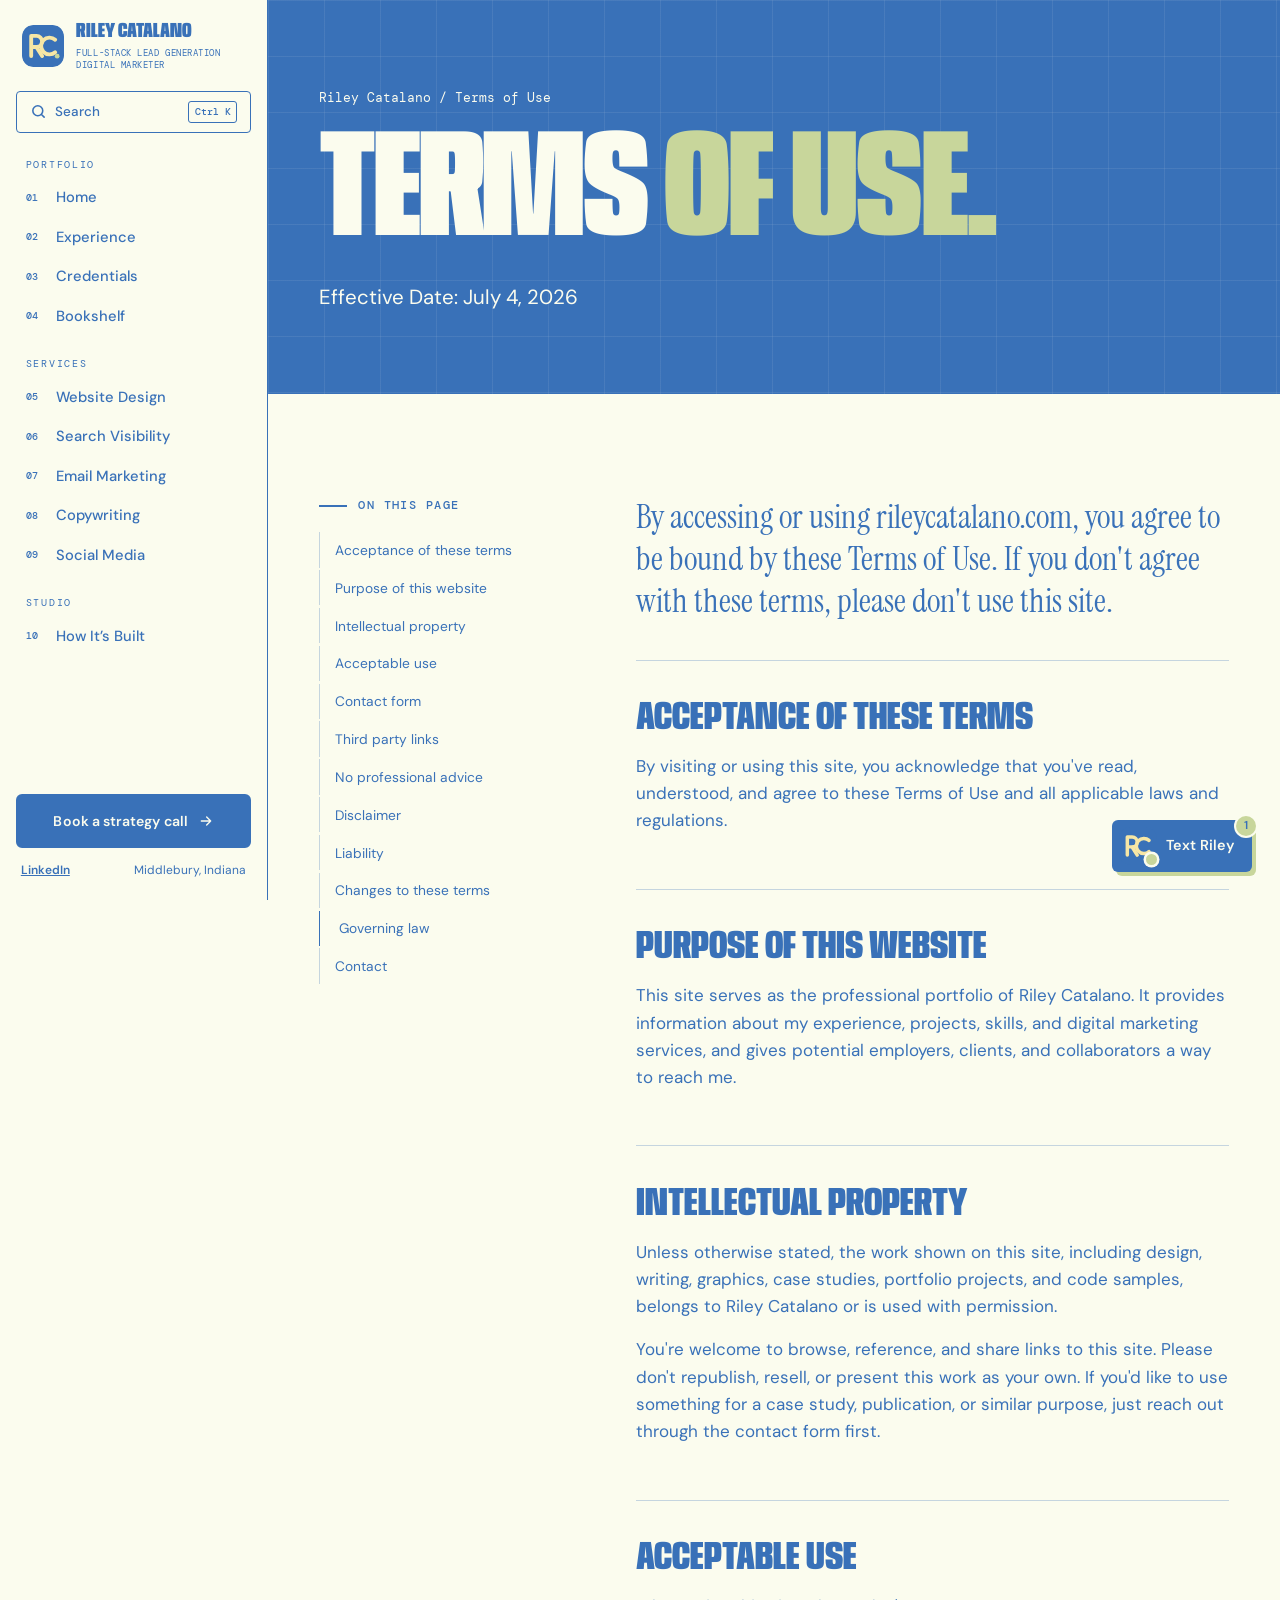
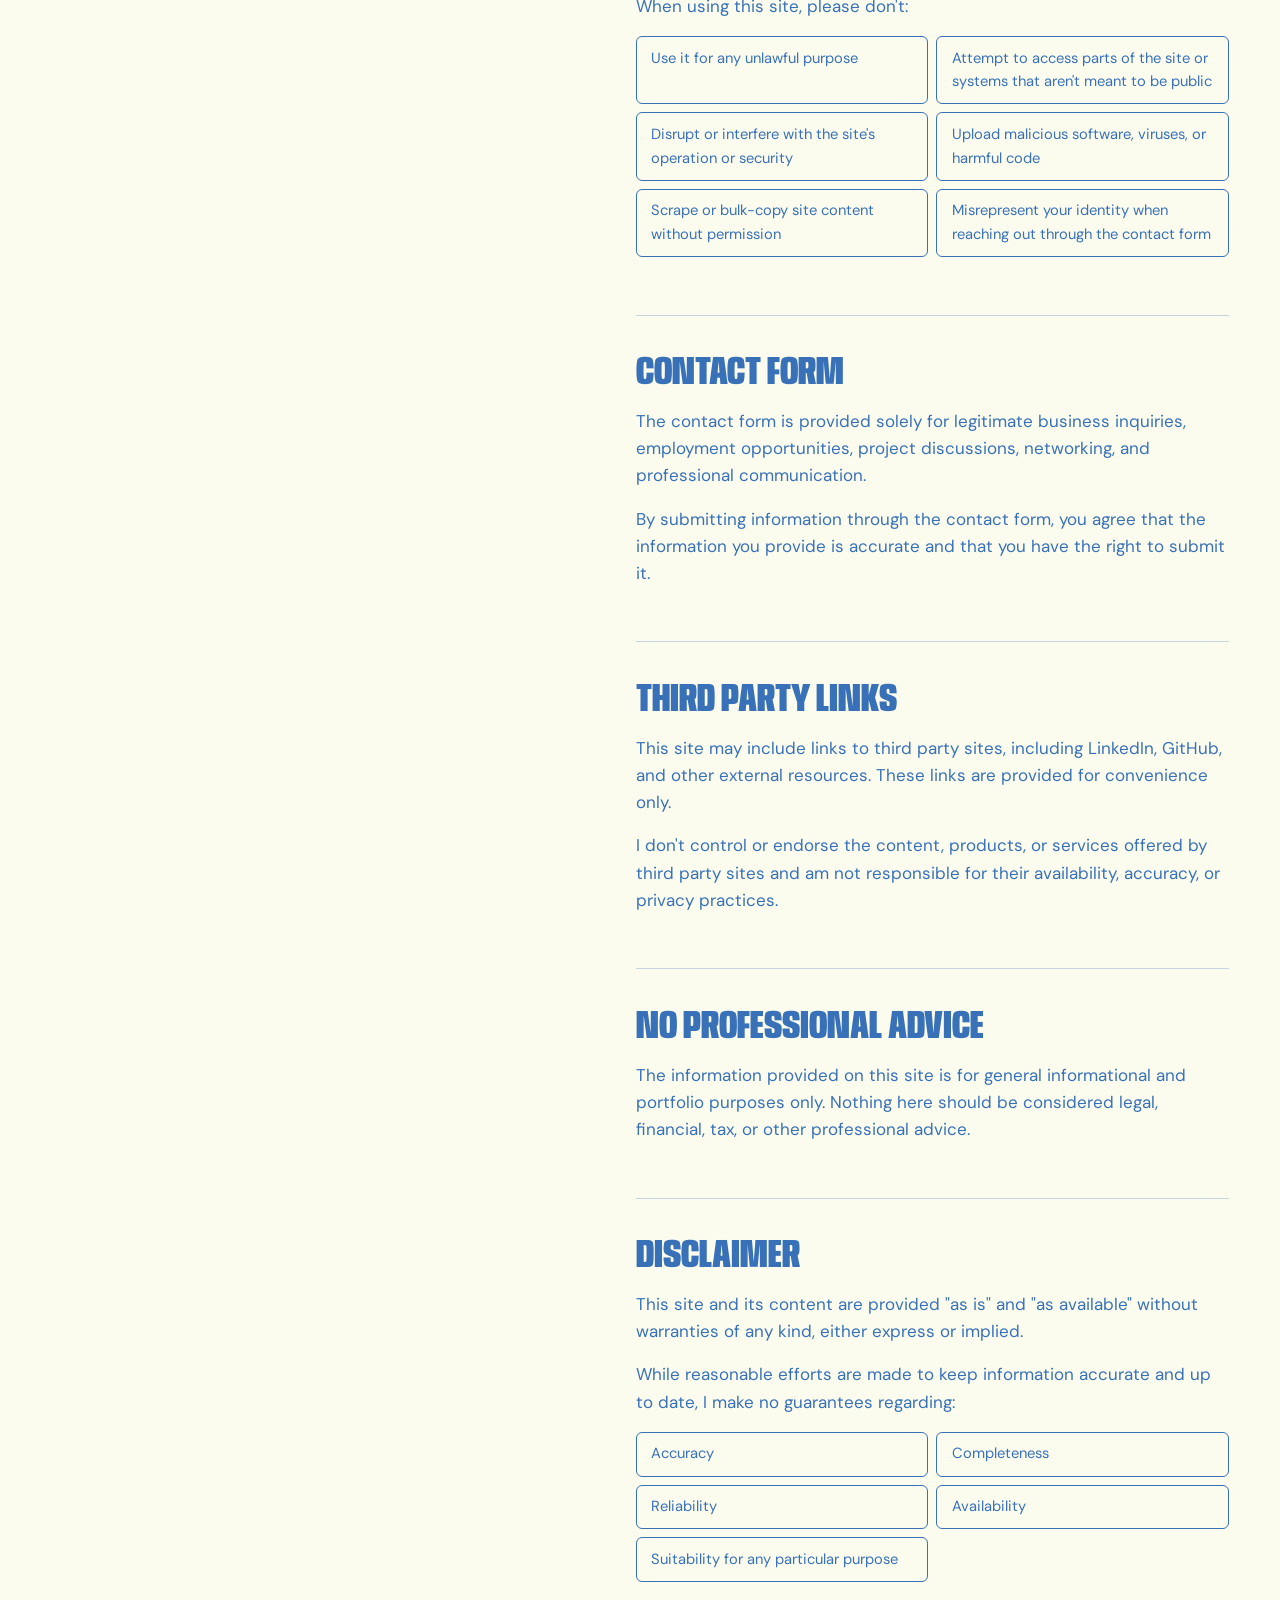
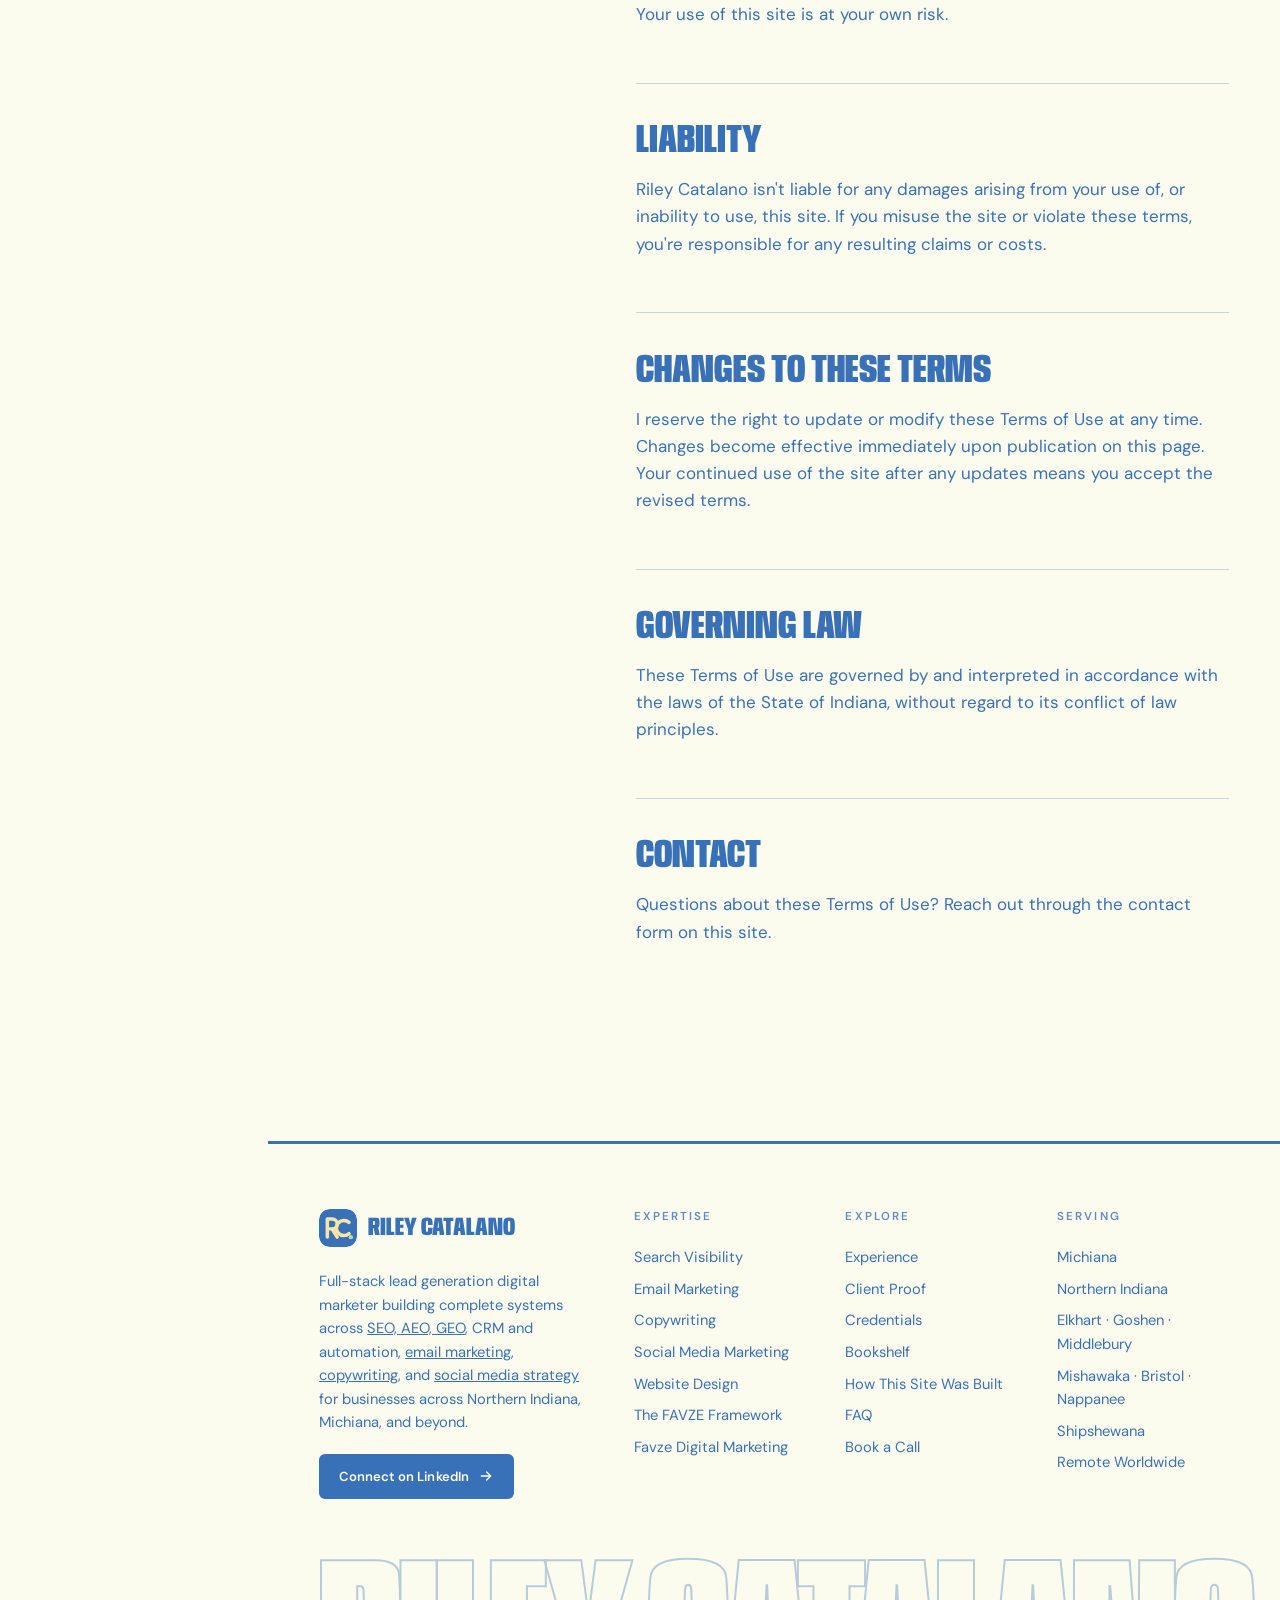
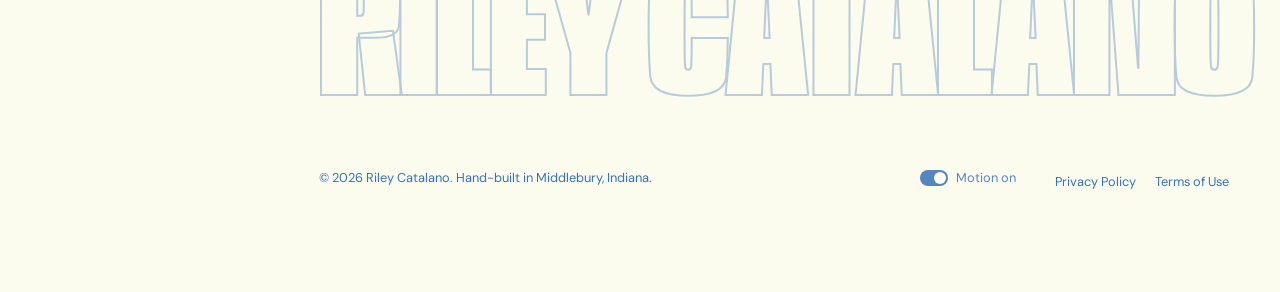
<file: terms-of-use.html>
<!DOCTYPE html>
<html lang="en">
<head>
<meta charset="UTF-8">
<meta name="viewport" content="width=device-width, initial-scale=1.0">
<meta name="theme-color" content="#3971B8">
<title>Terms of Use | Riley Catalano</title>
<meta name="description" content="Terms of Use for rileycatalano.com, the personal portfolio of Riley Catalano.">
<meta name="author" content="Riley Catalano">
<meta name="robots" content="index, follow">
<link rel="canonical" href="https://rileycatalano.com/terms-of-use">
<link rel="icon" href="/assets/img/favicon.svg" type="image/svg+xml">
<link rel="preload" href="/assets/fonts/anybody-latin-standard-normal.woff2" as="font" type="font/woff2" crossorigin>
<link rel="preload" href="/assets/fonts/dm-sans-latin-opsz-normal.woff2" as="font" type="font/woff2" crossorigin>
<script>try{if(localStorage.getItem("rc-motion")==="off")document.documentElement.classList.add("rm")}catch(e){}</script>
<link rel="stylesheet" href="/assets/css/site.css">
<script type="application/ld+json">
{
  "@context": "https://schema.org",
  "@type": "WebPage",
  "name": "Terms of Use",
  "url": "https://rileycatalano.com/terms-of-use",
  "isPartOf": {
    "@type": "WebSite",
    "url": "https://rileycatalano.com",
    "name": "Riley Catalano"
  },
  "about": {
    "@type": "Person",
    "name": "Riley Catalano",
    "url": "https://rileycatalano.com",
    "sameAs": [
      "https://rileycatalano.com",
      "https://www.linkedin.com/in/rileycatalano/"
    ]
  }
}
</script>
</head>
<body>
<a class="skip" href="#main">Skip to content</a>
<div class="progress" aria-hidden="true"></div>
<div class="grain" aria-hidden="true"></div>
<div class="cursor-ring" aria-hidden="true"><span></span></div>
<div class="cursor" aria-hidden="true"></div>

<header class="topbar">
  <a href="/" class="tb-brand" aria-label="Riley Catalano, home"><svg class="rc-mark" viewBox="0 0 48 48" aria-hidden="true" focusable="false"><rect width="48" height="48" rx="13" fill="#3971B8"/><g fill="none" stroke="#F6E6A5" stroke-width="4.4" stroke-linecap="round" stroke-linejoin="round"><path d="M10.5 35.5V12.5h6.2a6.3 6.3 0 0 1 0 12.6h-6.2M16.4 25.1l6.6 10.4"/><path d="M37.92 16.87A9.6 9.6 0 1 0 37.92 31.13"/></g><circle cx="40.2" cy="35.6" r="2.7" fill="#C8D69B"/></svg><b>Riley Catalano</b></a>
  <button type="button" class="tb-search" data-search-open aria-label="Search the site"><svg viewBox="0 0 24 24" width="18" height="18" fill="none" stroke="currentColor" stroke-width="2.2" stroke-linecap="round" aria-hidden="true"><circle cx="11" cy="11" r="7"/><path d="M20 20l-3.5-3.5"/></svg></button>
  <button class="menu-btn" aria-label="Open menu" aria-expanded="false" aria-controls="sidebar"><span></span></button>
</header>
<aside class="sidebar" id="sidebar" aria-label="Site navigation">
  <a href="/" class="sb-brand" aria-label="Riley Catalano, home"><svg class="rc-mark" viewBox="0 0 48 48" aria-hidden="true" focusable="false"><rect width="48" height="48" rx="13" fill="#3971B8"/><g fill="none" stroke="#F6E6A5" stroke-width="4.4" stroke-linecap="round" stroke-linejoin="round"><path d="M10.5 35.5V12.5h6.2a6.3 6.3 0 0 1 0 12.6h-6.2M16.4 25.1l6.6 10.4"/><path d="M37.92 16.87A9.6 9.6 0 1 0 37.92 31.13"/></g><circle cx="40.2" cy="35.6" r="2.7" fill="#C8D69B"/></svg><span><b>Riley Catalano</b><small>Full-Stack Lead Generation Digital Marketer</small></span></a>
  <div class="sb-search" data-search-slot></div>
  <nav class="sb-nav" aria-label="Primary"><p class="sb-k">Portfolio</p><ul><li><a href="/"><i>01</i><span>Home</span></a></li><li><a href="/experience"><i>02</i><span>Experience</span></a></li><li><a href="/certifications"><i>03</i><span>Credentials</span></a></li><li><a href="/bookshelf"><i>04</i><span>Bookshelf</span></a></li></ul><p class="sb-k">Services</p><ul><li><a href="/website-design"><i>05</i><span>Website Design</span></a></li><li><a href="/search-visibility"><i>06</i><span>Search Visibility</span></a></li><li><a href="/email-marketing"><i>07</i><span>Email Marketing</span></a></li><li><a href="/copywriting"><i>08</i><span>Copywriting</span></a></li><li><a href="/social-media-marketing"><i>09</i><span>Social Media</span></a></li></ul><p class="sb-k">Studio</p><ul><li><a href="/how-its-built"><i>10</i><span>How It’s Built</span></a></li></ul></nav>
  <div class="sb-toc" hidden><p class="sb-k">On this page</p><ul></ul></div>
  <div class="sb-foot">
    <a href="https://favze.com/free-consultation" class="btn sb-cta">Book a strategy call <span class="arrow"><svg width="16" height="16" viewBox="0 0 24 24" fill="none" stroke="currentColor" stroke-width="2" stroke-linecap="round" stroke-linejoin="round" aria-hidden="true"><path d="M5 12h14M13 6l6 6-6 6"/></svg></span></a>
    <p class="sb-meta"><a href="https://www.linkedin.com/in/rileycatalano/" target="_blank" rel="noopener noreferrer">LinkedIn</a><span>Middlebury, Indiana</span></p>
  </div>
</aside>
<div class="sb-scrim" aria-hidden="true"></div>

<main id="main">

<section class="page-hero" data-theme="dark" aria-labelledby="ph-title">
  <div class="aurora" aria-hidden="true"><b></b><b></b><b></b><b></b></div>
  <div class="hero-grid" aria-hidden="true"></div>
  <div class="wrap">
    <nav class="crumbs" aria-label="Breadcrumb"><a href="/">Riley Catalano</a><span aria-hidden="true">/</span><span aria-current="page">Terms of Use</span></nav>
    <h1 id="ph-title" data-split>Terms <em>of Use.</em></h1>
    <p class="lead" data-reveal>Effective Date: July 4, 2026</p>
  </div>
</section>

<section class="section legal-sec">
  <div class="wrap legal-layout">
    <aside class="legal-toc" aria-label="On this page"><span class="eyebrow">On this page</span>
<a href="#acceptance-of-these-terms">Acceptance of these terms</a>
<a href="#purpose-of-this-website">Purpose of this website</a>
<a href="#intellectual-property">Intellectual property</a>
<a href="#acceptable-use">Acceptable use</a>
<a href="#contact-form">Contact form</a>
<a href="#third-party-links">Third party links</a>
<a href="#no-professional-advice">No professional advice</a>
<a href="#disclaimer">Disclaimer</a>
<a href="#liability">Liability</a>
<a href="#changes-to-these-terms">Changes to these terms</a>
<a href="#governing-law">Governing law</a>
<a href="#contact">Contact</a>
    </aside>
    <div class="legal-prose">

  <section data-reveal>
    <div class="intro-note">
      By accessing or using rileycatalano.com, you agree to be bound by these Terms of Use. If you don't agree with these terms, please don't use this site.
    </div>
  </section>

  <section data-reveal>
    <h2 id="acceptance-of-these-terms">Acceptance of these terms</h2>
    <p>By visiting or using this site, you acknowledge that you've read, understood, and agree to these Terms of Use and all applicable laws and regulations.</p>
  </section>

  <section data-reveal>
    <h2 id="purpose-of-this-website">Purpose of this website</h2>
    <p>This site serves as the professional portfolio of Riley Catalano. It provides information about my experience, projects, skills, and digital marketing services, and gives potential employers, clients, and collaborators a way to reach me.</p>
  </section>

  <section data-reveal>
    <h2 id="intellectual-property">Intellectual property</h2>
    <p>Unless otherwise stated, the work shown on this site, including design, writing, graphics, case studies, portfolio projects, and code samples, belongs to Riley Catalano or is used with permission.</p>
    <p>You're welcome to browse, reference, and share links to this site. Please don't republish, resell, or present this work as your own. If you'd like to use something for a case study, publication, or similar purpose, just reach out through the contact form first.</p>
  </section>

  <section data-reveal>
    <h2 id="acceptable-use">Acceptable use</h2>
    <p>When using this site, please don't:</p>
    <ul>
      <li>Use it for any unlawful purpose</li>
      <li>Attempt to access parts of the site or systems that aren't meant to be public</li>
      <li>Disrupt or interfere with the site's operation or security</li>
      <li>Upload malicious software, viruses, or harmful code</li>
      <li>Scrape or bulk-copy site content without permission</li>
      <li>Misrepresent your identity when reaching out through the contact form</li>
    </ul>
  </section>

  <section data-reveal>
    <h2 id="contact-form">Contact form</h2>
    <p>The contact form is provided solely for legitimate business inquiries, employment opportunities, project discussions, networking, and professional communication.</p>
    <p>By submitting information through the contact form, you agree that the information you provide is accurate and that you have the right to submit it.</p>
  </section>

  <section data-reveal>
    <h2 id="third-party-links">Third party links</h2>
    <p>This site may include links to third party sites, including LinkedIn, GitHub, and other external resources. These links are provided for convenience only.</p>
    <p>I don't control or endorse the content, products, or services offered by third party sites and am not responsible for their availability, accuracy, or privacy practices.</p>
  </section>

  <section data-reveal>
    <h2 id="no-professional-advice">No professional advice</h2>
    <p>The information provided on this site is for general informational and portfolio purposes only. Nothing here should be considered legal, financial, tax, or other professional advice.</p>
  </section>

  <section data-reveal>
    <h2 id="disclaimer">Disclaimer</h2>
    <p>This site and its content are provided "as is" and "as available" without warranties of any kind, either express or implied.</p>
    <p>While reasonable efforts are made to keep information accurate and up to date, I make no guarantees regarding:</p>
    <ul>
      <li>Accuracy</li>
      <li>Completeness</li>
      <li>Reliability</li>
      <li>Availability</li>
      <li>Suitability for any particular purpose</li>
    </ul>
    <p>Your use of this site is at your own risk.</p>
  </section>

  <section data-reveal>
    <h2 id="liability">Liability</h2>
    <p>Riley Catalano isn't liable for any damages arising from your use of, or inability to use, this site. If you misuse the site or violate these terms, you're responsible for any resulting claims or costs.</p>
  </section>

  <section data-reveal>
    <h2 id="changes-to-these-terms">Changes to these terms</h2>
    <p>I reserve the right to update or modify these Terms of Use at any time. Changes become effective immediately upon publication on this page. Your continued use of the site after any updates means you accept the revised terms.</p>
  </section>

  <section data-reveal>
    <h2 id="governing-law">Governing law</h2>
    <p>These Terms of Use are governed by and interpreted in accordance with the laws of the State of Indiana, without regard to its conflict of law principles.</p>
  </section>

  <section data-reveal>
    <h2 id="contact">Contact</h2>
    <p>Questions about these Terms of Use? Reach out through the contact form on this site.</p>
  </section>

</div>
  </div>
</section>
</main>
<footer class="footer" data-theme="dark">
  <div class="wrap">
    <div class="footer-grid">
      <div>
        <a href="/" class="footer-brand"><svg class="rc-mark" viewBox="0 0 48 48" aria-hidden="true" focusable="false"><rect width="48" height="48" rx="13" fill="#3971B8"/><g fill="none" stroke="#F6E6A5" stroke-width="4.4" stroke-linecap="round" stroke-linejoin="round"><path d="M10.5 35.5V12.5h6.2a6.3 6.3 0 0 1 0 12.6h-6.2M16.4 25.1l6.6 10.4"/><path d="M37.92 16.87A9.6 9.6 0 1 0 37.92 31.13"/></g><circle cx="40.2" cy="35.6" r="2.7" fill="#C8D69B"/></svg>Riley Catalano</a>
        <p>Full-stack lead generation digital marketer building complete systems across <a href="/search-visibility">SEO, AEO, GEO</a>, CRM and automation, <a href="/email-marketing">email marketing</a>, <a href="/copywriting">copywriting</a>, and <a href="/social-media-marketing">social media strategy</a> for businesses across Northern Indiana, Michiana, and beyond.</p>
        <a href="https://www.linkedin.com/in/rileycatalano/" target="_blank" rel="noopener noreferrer" class="btn btn-sm btn-light">Connect on LinkedIn <span class="arrow"><svg width="16" height="16" viewBox="0 0 24 24" fill="none" stroke="currentColor" stroke-width="2" stroke-linecap="round" stroke-linejoin="round" aria-hidden="true"><path d="M5 12h14M13 6l6 6-6 6"/></svg></span></a>
      </div>
      <div class="col">
        <h4>Expertise</h4>
        <a href="/search-visibility">Search Visibility</a>
        <a href="/email-marketing">Email Marketing</a>
        <a href="/copywriting">Copywriting</a>
        <a href="/social-media-marketing">Social Media Marketing</a>
        <a href="/website-design">Website Design</a>
        <a href="https://favze.com/favze-framework">The FAVZE Framework</a>
        <a href="https://favze.com">Favze Digital Marketing</a>
      </div>
      <div class="col">
        <h4>Explore</h4>
        <a href="/experience">Experience</a>
        <a href="/experience#proof">Client Proof</a>
        <a href="/certifications">Credentials</a>
        <a href="/bookshelf">Bookshelf</a>
        <a href="/how-its-built">How This Site Was Built</a>
        <a href="/experience#faq">FAQ</a>
        <a href="/#book">Book a Call</a>
      </div>
      <div class="col">
        <h4>Serving</h4>
        <a href="https://favze.com/areas-served">Michiana</a>
        <a href="https://favze.com/areas-served">Northern Indiana</a>
        <a href="https://favze.com/areas-served">Elkhart · Goshen · Middlebury</a>
        <a href="https://favze.com/areas-served">Mishawaka · Bristol · Nappanee</a>
        <a href="https://favze.com/areas-served">Shipshewana</a>
        <a href="https://favze.com/areas-served">Remote Worldwide</a>
      </div>
    </div>
    <div class="footer-word" aria-hidden="true">Riley Catalano</div>
    <div class="footer-legal">
      <span>© <span data-year>2026</span> Riley Catalano. Hand-built in Middlebury, Indiana.</span>
      <span><a href="/privacy-policy">Privacy Policy</a><a href="/terms-of-use">Terms of Use</a></span>
    </div>
  </div>
</footer>

<div class="toast" role="status" aria-live="polite"></div>
<script src="/assets/js/lenis.min.js" defer></script>
<script src="/assets/js/site.js" defer></script>
<script src="/assets/js/chat.js" defer></script>
<script src="/assets/js/search.js" defer></script>
</body>
</html>
</file>
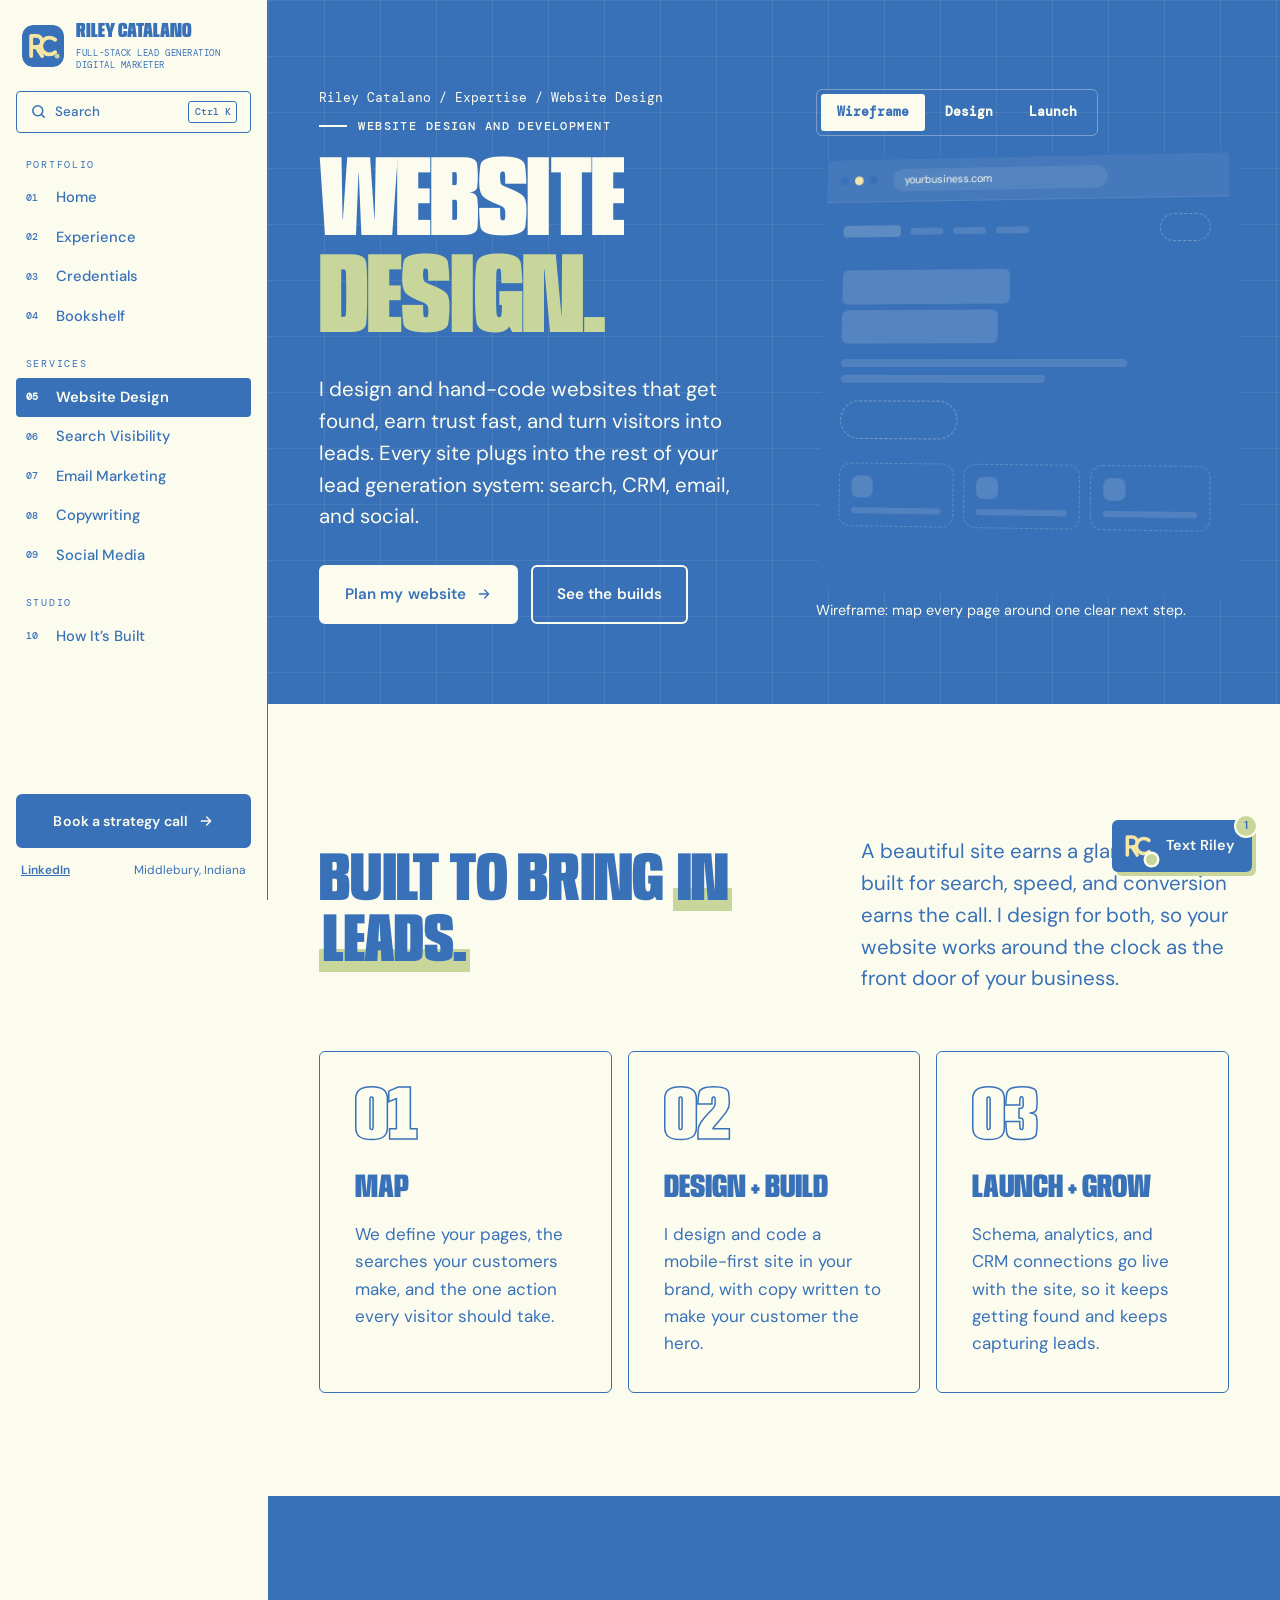
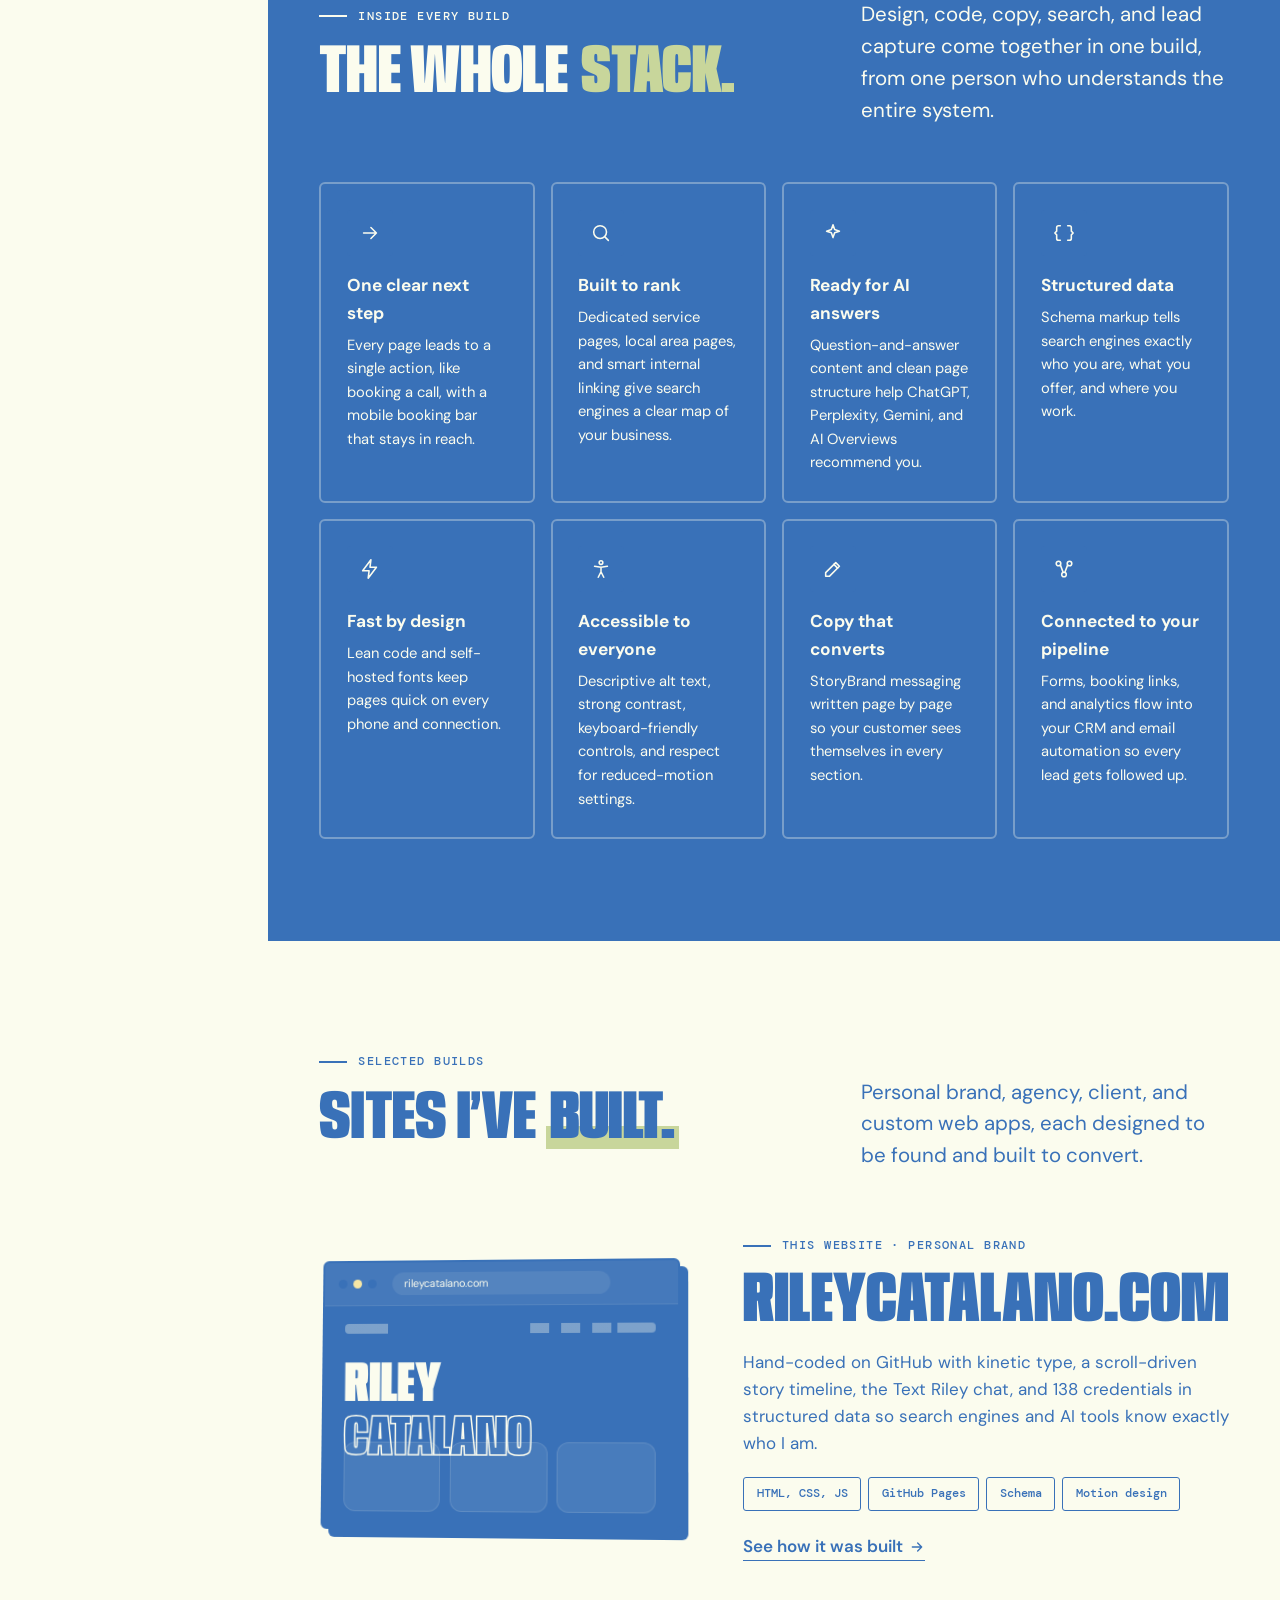
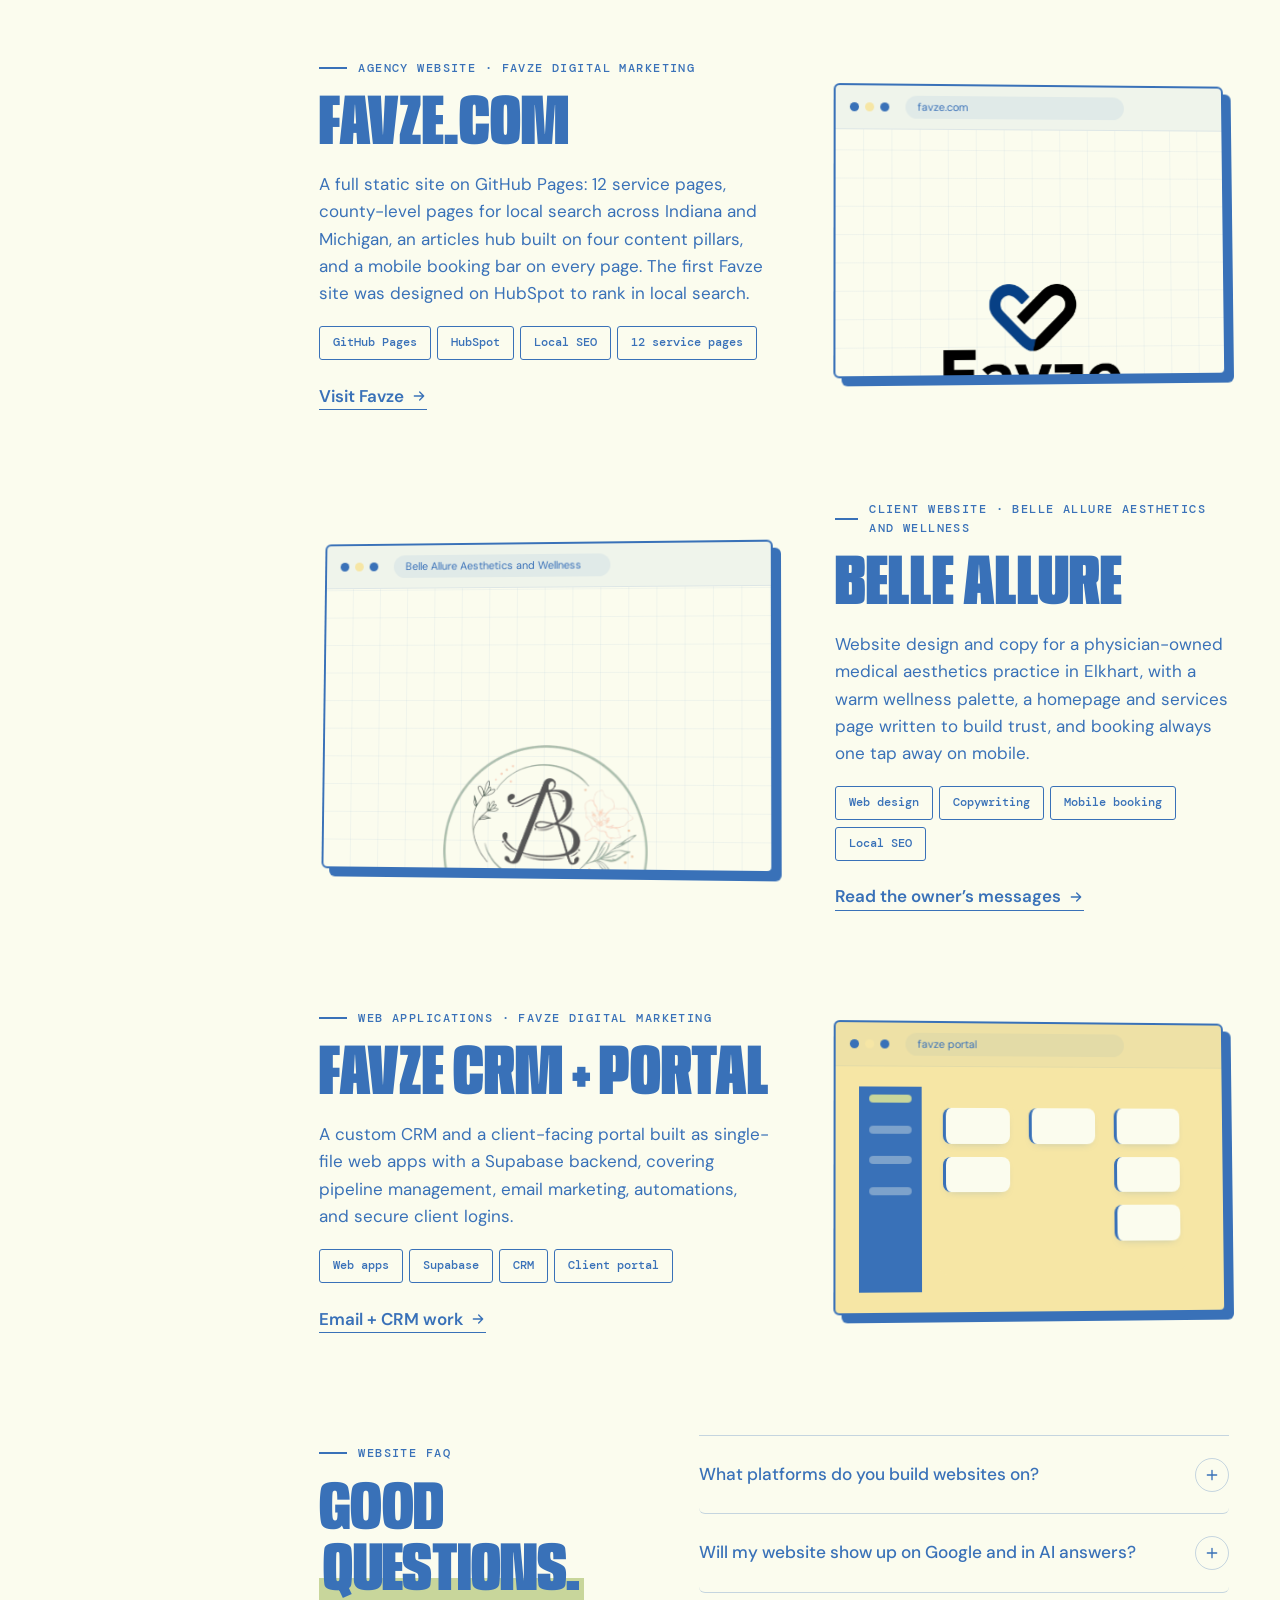
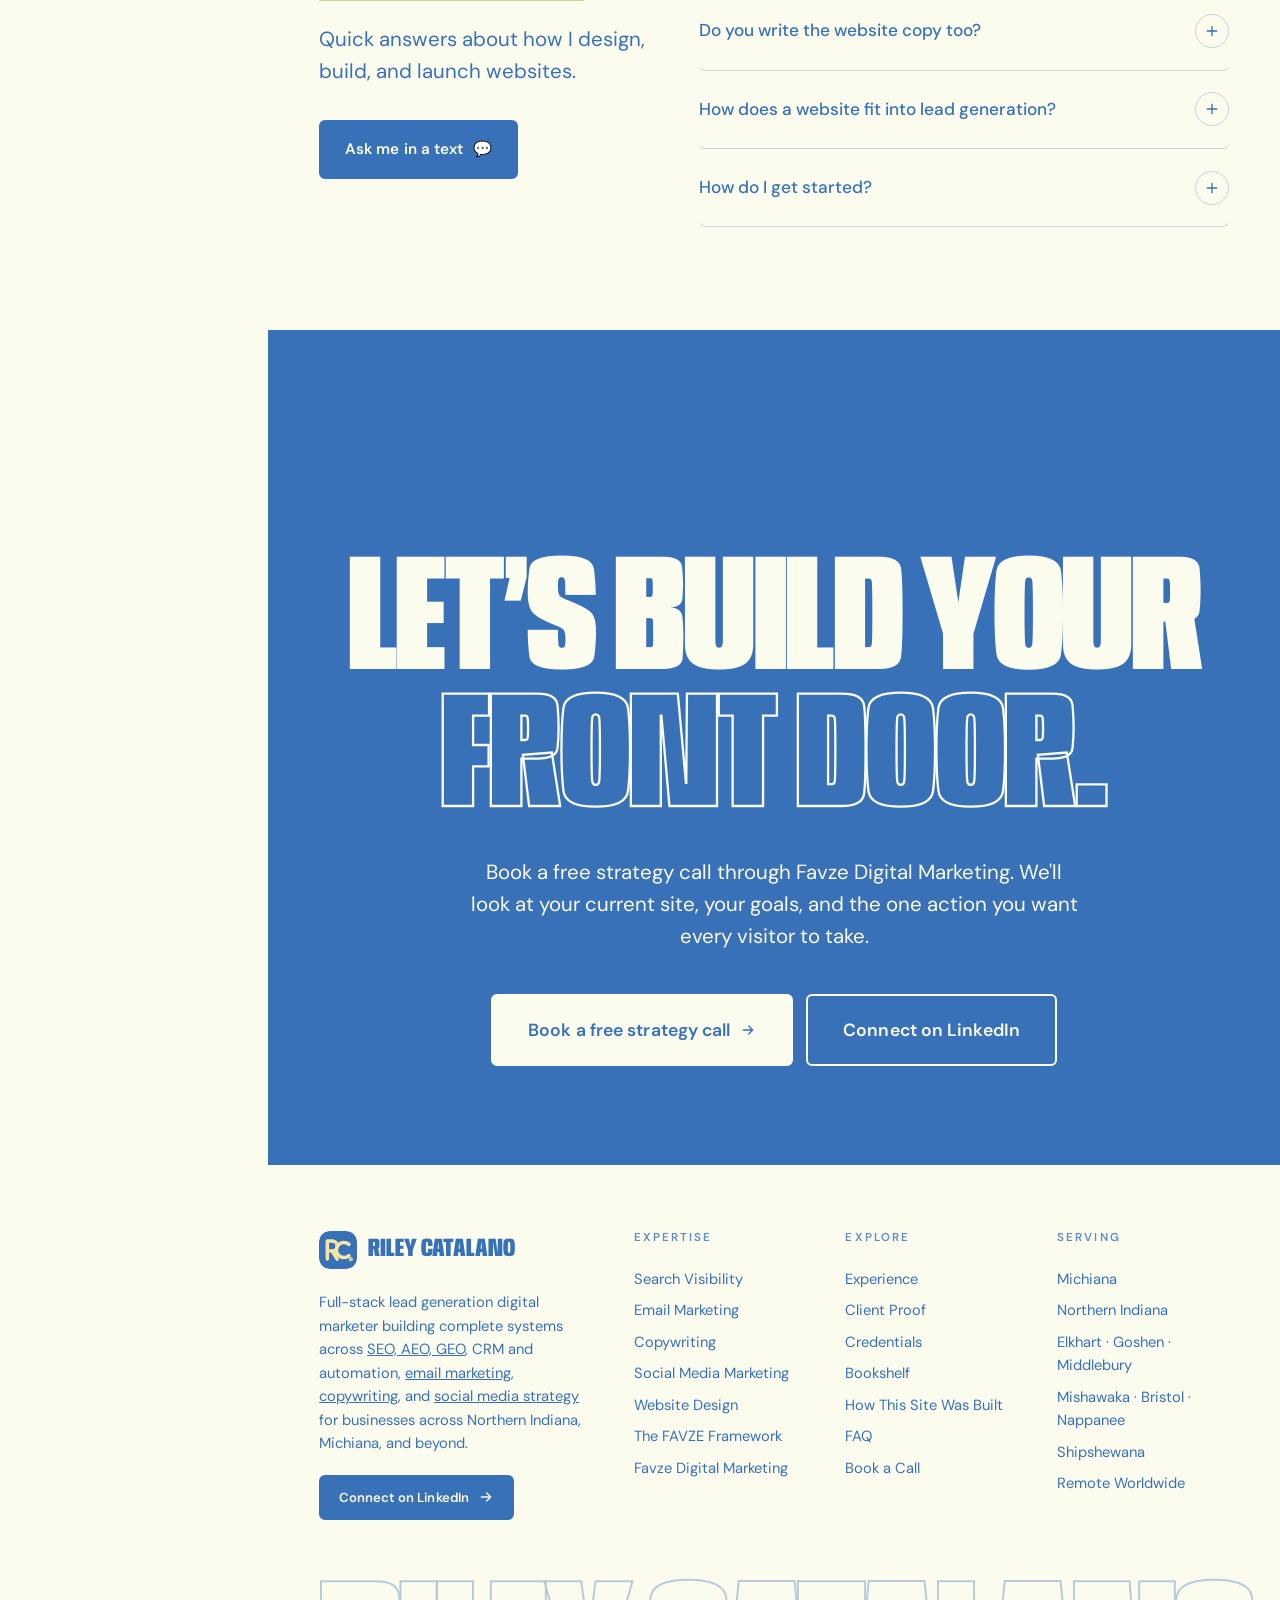
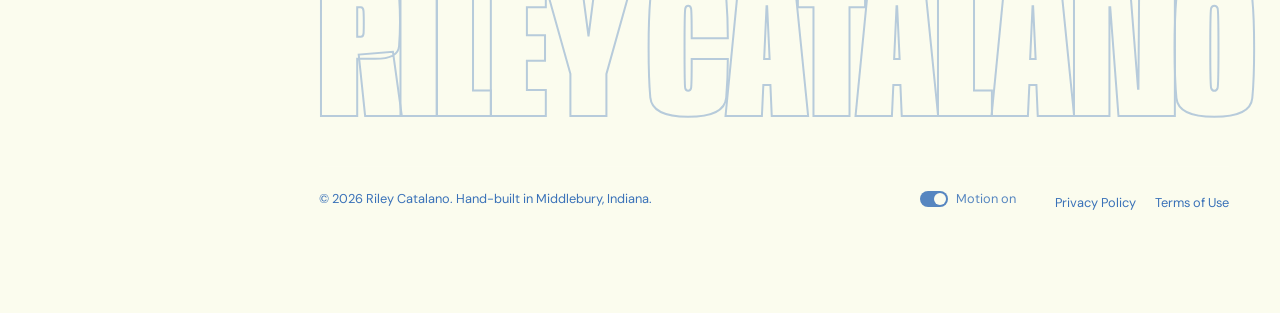
<file: website-design.html>
<!DOCTYPE html>
<html lang="en">
<head>
<meta charset="UTF-8">
<meta name="viewport" content="width=device-width, initial-scale=1.0">
<meta name="theme-color" content="#3971B8">
<title>Website Design and Development | Riley Catalano</title>
<meta name="description" content="Riley Catalano designs and hand-codes websites built to get found on Google and in AI answers, earn trust fast, and turn visitors into leads, connected to CRM, email, and social as one lead generation system.">
<meta name="author" content="Riley Catalano">
<meta name="robots" content="index, follow">
<link rel="canonical" href="https://rileycatalano.com/website-design">
<meta property="og:type" content="website">
<meta property="og:title" content="Website Design and Development | Riley Catalano">
<meta property="og:description" content="Riley Catalano designs and hand-codes websites built to get found on Google and in AI answers, earn trust fast, and turn visitors into leads, connected to CRM, email, and social as one lead generation system.">
<meta property="og:url" content="https://rileycatalano.com/website-design">
<meta property="og:site_name" content="Riley Catalano Portfolio">
<meta name="twitter:card" content="summary_large_image">
<meta name="twitter:title" content="Website Design and Development | Riley Catalano">
<meta name="twitter:description" content="Riley Catalano designs and hand-codes websites built to get found on Google and in AI answers, earn trust fast, and turn visitors into leads, connected to CRM, email, and social as one lead generation system.">
<link rel="icon" href="/assets/img/favicon.svg" type="image/svg+xml">
<link rel="preload" href="/assets/fonts/anybody-latin-standard-normal.woff2" as="font" type="font/woff2" crossorigin>
<link rel="preload" href="/assets/fonts/dm-sans-latin-opsz-normal.woff2" as="font" type="font/woff2" crossorigin>
<script>try{if(localStorage.getItem("rc-motion")==="off")document.documentElement.classList.add("rm")}catch(e){}</script>
<link rel="stylesheet" href="/assets/css/site.css">
<script type="application/ld+json">
{
 "@context": "https://schema.org",
 "@type": "Service",
 "name": "Website Design and Development",
 "serviceType": "Website design",
 "url": "https://rileycatalano.com/website-design",
 "description": "Riley Catalano designs and hand-codes websites built to get found on Google and in AI answers, earn trust fast, and turn visitors into leads, connected to CRM, email, and social as one lead generation system.",
 "provider": {
  "@type": "Person",
  "name": "Riley Catalano",
  "url": "https://rileycatalano.com/",
  "sameAs": [
   "https://rileycatalano.com",
   "https://www.linkedin.com/in/rileycatalano/"
  ]
 },
 "areaServed": [
  "Northern Indiana",
  "Michiana",
  "Remote"
 ]
}
</script>
<script type="application/ld+json">
{
 "@context": "https://schema.org",
 "@type": "FAQPage",
 "mainEntity": [
  {
   "@type": "Question",
   "name": "What platforms do you build websites on?",
   "acceptedAnswer": {
    "@type": "Answer",
    "text": "I hand-code custom websites in HTML, CSS, and JavaScript hosted on GitHub, and I design websites on HubSpot. We pick the platform that fits how your team wants to update the site day to day."
   }
  },
  {
   "@type": "Question",
   "name": "Will my website show up on Google and in AI answers?",
   "acceptedAnswer": {
    "@type": "Answer",
    "text": "That is built in from the first page. Every site gets dedicated service pages, local pages for the areas you serve, structured data, and question-and-answer content written so Google, ChatGPT, Perplexity, and Gemini can understand and recommend your business."
   }
  },
  {
   "@type": "Question",
   "name": "Do you write the website copy too?",
   "acceptedAnswer": {
    "@type": "Answer",
    "text": "Yes. I write every page using the StoryBrand framework: your customer is the hero, your business is the guide, and each page leads to one clear next step."
   }
  },
  {
   "@type": "Question",
   "name": "How does a website fit into lead generation?",
   "acceptedAnswer": {
    "@type": "Answer",
    "text": "Your website is the front door of the whole system. Search visibility brings people in, the site earns their trust and captures the lead, and CRM and email automation follow up so every inquiry keeps moving toward a sale."
   }
  },
  {
   "@type": "Question",
   "name": "How do I get started?",
   "acceptedAnswer": {
    "@type": "Answer",
    "text": "Book a free strategy call through Favze Digital Marketing. We will look at your current site, your goals, and the one action you want every visitor to take, then map the build."
   }
  }
 ]
}
</script>
<script type="application/ld+json">
{
 "@context": "https://schema.org",
 "@type": "BreadcrumbList",
 "itemListElement": [
  {
   "@type": "ListItem",
   "position": 1,
   "name": "Riley Catalano",
   "item": "https://rileycatalano.com/"
  },
  {
   "@type": "ListItem",
   "position": 2,
   "name": "Website Design",
   "item": "https://rileycatalano.com/website-design"
  }
 ]
}
</script>
</head>
<body>
<a class="skip" href="#main">Skip to content</a>
<div class="progress" aria-hidden="true"></div>
<div class="grain" aria-hidden="true"></div>
<div class="cursor-ring" aria-hidden="true"><span></span></div>
<div class="cursor" aria-hidden="true"></div>

<header class="topbar">
  <a href="/" class="tb-brand" aria-label="Riley Catalano, home"><svg class="rc-mark" viewBox="0 0 48 48" aria-hidden="true" focusable="false"><rect width="48" height="48" rx="13" fill="#3971B8"/><g fill="none" stroke="#F6E6A5" stroke-width="4.4" stroke-linecap="round" stroke-linejoin="round"><path d="M10.5 35.5V12.5h6.2a6.3 6.3 0 0 1 0 12.6h-6.2M16.4 25.1l6.6 10.4"/><path d="M37.92 16.87A9.6 9.6 0 1 0 37.92 31.13"/></g><circle cx="40.2" cy="35.6" r="2.7" fill="#C8D69B"/></svg><b>Riley Catalano</b></a>
  <button type="button" class="tb-search" data-search-open aria-label="Search the site"><svg viewBox="0 0 24 24" width="18" height="18" fill="none" stroke="currentColor" stroke-width="2.2" stroke-linecap="round" aria-hidden="true"><circle cx="11" cy="11" r="7"/><path d="M20 20l-3.5-3.5"/></svg></button>
  <button class="menu-btn" aria-label="Open menu" aria-expanded="false" aria-controls="sidebar"><span></span></button>
</header>
<aside class="sidebar" id="sidebar" aria-label="Site navigation">
  <a href="/" class="sb-brand" aria-label="Riley Catalano, home"><svg class="rc-mark" viewBox="0 0 48 48" aria-hidden="true" focusable="false"><rect width="48" height="48" rx="13" fill="#3971B8"/><g fill="none" stroke="#F6E6A5" stroke-width="4.4" stroke-linecap="round" stroke-linejoin="round"><path d="M10.5 35.5V12.5h6.2a6.3 6.3 0 0 1 0 12.6h-6.2M16.4 25.1l6.6 10.4"/><path d="M37.92 16.87A9.6 9.6 0 1 0 37.92 31.13"/></g><circle cx="40.2" cy="35.6" r="2.7" fill="#C8D69B"/></svg><span><b>Riley Catalano</b><small>Full-Stack Lead Generation Digital Marketer</small></span></a>
  <div class="sb-search" data-search-slot></div>
  <nav class="sb-nav" aria-label="Primary"><p class="sb-k">Portfolio</p><ul><li><a href="/"><i>01</i><span>Home</span></a></li><li><a href="/experience"><i>02</i><span>Experience</span></a></li><li><a href="/certifications"><i>03</i><span>Credentials</span></a></li><li><a href="/bookshelf"><i>04</i><span>Bookshelf</span></a></li></ul><p class="sb-k">Services</p><ul><li><a href="/website-design" aria-current="page"><i>05</i><span>Website Design</span></a></li><li><a href="/search-visibility"><i>06</i><span>Search Visibility</span></a></li><li><a href="/email-marketing"><i>07</i><span>Email Marketing</span></a></li><li><a href="/copywriting"><i>08</i><span>Copywriting</span></a></li><li><a href="/social-media-marketing"><i>09</i><span>Social Media</span></a></li></ul><p class="sb-k">Studio</p><ul><li><a href="/how-its-built"><i>10</i><span>How It’s Built</span></a></li></ul></nav>
  <div class="sb-toc" hidden><p class="sb-k">On this page</p><ul></ul></div>
  <div class="sb-foot">
    <a href="https://favze.com/free-consultation" class="btn sb-cta">Book a strategy call <span class="arrow"><svg width="16" height="16" viewBox="0 0 24 24" fill="none" stroke="currentColor" stroke-width="2" stroke-linecap="round" stroke-linejoin="round" aria-hidden="true"><path d="M5 12h14M13 6l6 6-6 6"/></svg></span></a>
    <p class="sb-meta"><a href="https://www.linkedin.com/in/rileycatalano/" target="_blank" rel="noopener noreferrer">LinkedIn</a><span>Middlebury, Indiana</span></p>
  </div>
</aside>
<div class="sb-scrim" aria-hidden="true"></div>

<main id="main">

<section class="page-hero wd-hero" data-theme="dark" aria-labelledby="ph-title">
  <div class="aurora" aria-hidden="true"><b></b><b></b><b></b><b></b></div>
  <div class="hero-grid" aria-hidden="true"></div>
  <div class="wrap wd-hero-grid">
    <div>
      <nav class="crumbs" aria-label="Breadcrumb"><a href="/">Riley Catalano</a><span aria-hidden="true">/</span><a href="/#services">Expertise</a><span aria-hidden="true">/</span><span aria-current="page">Website Design</span></nav>
      <span class="eyebrow" style="color:var(--sky)" data-reveal>Website design and development</span>
      <h1 id="ph-title" data-split>Website <em>design.</em></h1>
      <p class="lead" data-reveal>I design and hand-code websites that get found, earn trust fast, and turn visitors into leads. Every site plugs into the rest of your lead generation system: search, CRM, email, and social.</p>
      <div class="hero-ctas" data-reveal><a href="#book" class="btn btn-light" data-magnetic>Plan my website <span class="arrow"><svg width="16" height="16" viewBox="0 0 24 24" fill="none" stroke="currentColor" stroke-width="2" stroke-linecap="round" stroke-linejoin="round" aria-hidden="true"><path d="M5 12h14M13 6l6 6-6 6"/></svg></span></a><a href="#builds" class="btn btn-ghost" data-magnetic>See the builds</a></div>
    </div>
    <div class="builder" data-builder data-reveal style="--d:.15s">
      <div class="builder-tabs" role="group" aria-label="Build stage"><button type="button" data-stage="0" aria-pressed="true">Wireframe</button><button type="button" data-stage="1" aria-pressed="false">Design</button><button type="button" data-stage="2" aria-pressed="false">Launch</button></div>
      <div class="bw" aria-hidden="true">
        <div class="mock-bar"><span></span><span></span><span></span><em>yourbusiness.com</em></div>
        <div class="bw-body">
          <div class="bw-nav"><b></b><i></i><i></i><i></i><u>Book</u></div>
          <div class="bw-hero"><h4><span>Your brand,</span><span class="g">the favorite.</span></h4><p></p><p class="s"></p><span class="bw-cta">Book a free call</span></div>
          <div class="bw-cards"><div><i></i><p></p></div><div><i></i><p></p></div><div><i></i><p></p></div></div>
          <div class="bw-pointer"></div>
        </div>
        <div class="bw-lead"><b>✓</b><span><strong>New lead</strong>Booked a free call</span></div>
        <div class="bw-badges"><span>Page speed ✓</span><span>Schema ✓</span><span>Mobile ✓</span></div>
      </div>
      <p class="builder-cap" aria-live="polite">Wireframe: map every page around one clear next step.</p>
    </div>
  </div>
</section>

<section class="section" aria-labelledby="why-title">
  <div class="wrap">
    <div class="section-head">
      <div><span class="eyebrow" data-reveal>Your best salesperson</span><h2 class="h2" id="why-title" data-split>Built to bring <em>in leads.</em></h2></div>
      <p class="lead" data-reveal>A beautiful site earns a glance. A site built for search, speed, and conversion earns the call. I design for both, so your website works around the clock as the front door of your business.</p>
    </div>
    <div class="wd-plan">
      <div class="wd-step" data-reveal><b>01</b><h3>Map</h3><p>We define your pages, the searches your customers make, and the one action every visitor should take.</p></div>
      <div class="wd-step" data-reveal style="--d:.08s"><b>02</b><h3>Design + build</h3><p>I design and code a mobile-first site in your brand, with copy written to make your customer the hero.</p></div>
      <div class="wd-step" data-reveal style="--d:.16s"><b>03</b><h3>Launch + grow</h3><p>Schema, analytics, and CRM connections go live with the site, so it keeps getting found and keeps capturing leads.</p></div>
    </div>
  </div>
</section>

<section class="section dark" data-theme="dark" aria-labelledby="inc-title">
  <div class="wrap">
    <div class="section-head">
      <div><span class="eyebrow" data-reveal>Inside every build</span><h2 class="h2" id="inc-title" data-split>The whole <em>stack.</em></h2></div>
      <p class="lead" data-reveal>Design, code, copy, search, and lead capture come together in one build, from one person who understands the entire system.</p>
    </div>
    <div class="wd-feats">
<article class="wd-feat" data-reveal style="--d:0.00s"><i><svg viewBox="0 0 24 24" fill="none" stroke="currentColor" stroke-width="1.7" stroke-linecap="round" stroke-linejoin="round" aria-hidden="true"><path d="M5 12h14M13 6l6 6-6 6"/></svg></i><h3>One clear next step</h3><p>Every page leads to a single action, like booking a call, with a mobile booking bar that stays in reach.</p></article>
<article class="wd-feat" data-reveal style="--d:0.06s"><i><svg viewBox="0 0 24 24" fill="none" stroke="currentColor" stroke-width="1.7" stroke-linecap="round" stroke-linejoin="round" aria-hidden="true"><circle cx="11" cy="11" r="7"/><path d="M20 20l-3.5-3.5"/></svg></i><h3>Built to rank</h3><p>Dedicated service pages, local area pages, and smart internal linking give search engines a clear map of your business.</p></article>
<article class="wd-feat" data-reveal style="--d:0.12s"><i><svg viewBox="0 0 24 24" fill="none" stroke="currentColor" stroke-width="1.7" stroke-linecap="round" stroke-linejoin="round" aria-hidden="true"><path d="M12 3l1.8 5.2L19 10l-5.2 1.8L12 17l-1.8-5.2L5 10l5.2-1.8z"/></svg></i><h3>Ready for AI answers</h3><p>Question-and-answer content and clean page structure help ChatGPT, Perplexity, Gemini, and AI Overviews recommend you.</p></article>
<article class="wd-feat" data-reveal style="--d:0.18s"><i><svg viewBox="0 0 24 24" fill="none" stroke="currentColor" stroke-width="1.7" stroke-linecap="round" stroke-linejoin="round" aria-hidden="true"><path d="M8 4H6a2 2 0 0 0-2 2v4l-2 2 2 2v4a2 2 0 0 0 2 2h2M16 4h2a2 2 0 0 1 2 2v4l2 2-2 2v4a2 2 0 0 1-2 2h-2"/></svg></i><h3>Structured data</h3><p>Schema markup tells search engines exactly who you are, what you offer, and where you work.</p></article>
<article class="wd-feat" data-reveal style="--d:0.00s"><i><svg viewBox="0 0 24 24" fill="none" stroke="currentColor" stroke-width="1.7" stroke-linecap="round" stroke-linejoin="round" aria-hidden="true"><path d="M13 2L4 14h7l-1 8 9-12h-7z"/></svg></i><h3>Fast by design</h3><p>Lean code and self-hosted fonts keep pages quick on every phone and connection.</p></article>
<article class="wd-feat" data-reveal style="--d:0.06s"><i><svg viewBox="0 0 24 24" fill="none" stroke="currentColor" stroke-width="1.7" stroke-linecap="round" stroke-linejoin="round" aria-hidden="true"><circle cx="12" cy="5" r="2"/><path d="M5 9l7 1 7-1M12 10v5l-3 6M12 15l3 6"/></svg></i><h3>Accessible to everyone</h3><p>Descriptive alt text, strong contrast, keyboard-friendly controls, and respect for reduced-motion settings.</p></article>
<article class="wd-feat" data-reveal style="--d:0.12s"><i><svg viewBox="0 0 24 24" fill="none" stroke="currentColor" stroke-width="1.7" stroke-linecap="round" stroke-linejoin="round" aria-hidden="true"><path d="M4 20h4L19 9l-4-4L4 16z"/><path d="M13 7l4 4"/></svg></i><h3>Copy that converts</h3><p>StoryBrand messaging written page by page so your customer sees themselves in every section.</p></article>
<article class="wd-feat" data-reveal style="--d:0.18s"><i><svg viewBox="0 0 24 24" fill="none" stroke="currentColor" stroke-width="1.7" stroke-linecap="round" stroke-linejoin="round" aria-hidden="true"><circle cx="6" cy="6" r="2.5"/><circle cx="18" cy="6" r="2.5"/><circle cx="12" cy="18" r="2.5"/><path d="M8 7.5l3 8M16 7.5l-3 8"/></svg></i><h3>Connected to your pipeline</h3><p>Forms, booking links, and analytics flow into your CRM and email automation so every lead gets followed up.</p></article>
    </div>
  </div>
</section>

<section class="section" id="builds" aria-labelledby="builds-title">
  <div class="wrap">
    <div class="section-head">
      <div><span class="eyebrow" data-reveal>Selected builds</span><h2 class="h2" id="builds-title" data-split>Sites I’ve <em>built.</em></h2></div>
      <p class="lead" data-reveal>Personal brand, agency, client, and custom web apps, each designed to be found and built to convert.</p>
    </div>
    <div class="wd-builds">
<article class="wd-build b-rc" data-reveal>
  <div class="mock m-rc" aria-hidden="true"><div class="mock-bar"><span></span><span></span><span></span><em>rileycatalano.com</em></div><div class="mock-body"><div class="m-nav"></div><div class="m-hero"><b>RILEY</b><b class="g">CATALANO</b></div><div class="m-row"><i></i><i></i><i></i></div></div></div>
  <div class="wd-build-copy"><span class="eyebrow">This website · Personal brand</span><h3>rileycatalano.com</h3><p>Hand-coded on GitHub with kinetic type, a scroll-driven story timeline, the Text Riley chat, and 138 credentials in structured data so search engines and AI tools know exactly who I am.</p><div class="tags"><span class="chip">HTML, CSS, JS</span><span class="chip">GitHub Pages</span><span class="chip">Schema</span><span class="chip">Motion design</span></div><a class="textlink" href="/how-its-built">See how it was built <span class="arrow"><svg width="16" height="16" viewBox="0 0 24 24" fill="none" stroke="currentColor" stroke-width="2" stroke-linecap="round" stroke-linejoin="round" aria-hidden="true"><path d="M5 12h14M13 6l6 6-6 6"/></svg></span></a></div>
</article>
<article class="wd-build b-fz" data-reveal>
  <div class="mock m-fz" aria-hidden="true"><div class="mock-bar"><span></span><span></span><span></span><em>favze.com</em></div><div class="mock-body"><img class="m-logo" src="/assets/img/logos/favze.webp" alt="" width="600" height="383" loading="lazy"></div></div>
  <div class="wd-build-copy"><span class="eyebrow">Agency website · Favze Digital Marketing</span><h3>favze.com</h3><p>A full static site on GitHub Pages: 12 service pages, county-level pages for local search across Indiana and Michigan, an articles hub built on four content pillars, and a mobile booking bar on every page. The first Favze site was designed on HubSpot to rank in local search.</p><div class="tags"><span class="chip">GitHub Pages</span><span class="chip">HubSpot</span><span class="chip">Local SEO</span><span class="chip">12 service pages</span></div><a class="textlink" href="https://favze.com" target="_blank" rel="noopener noreferrer">Visit Favze <span class="arrow"><svg width="16" height="16" viewBox="0 0 24 24" fill="none" stroke="currentColor" stroke-width="2" stroke-linecap="round" stroke-linejoin="round" aria-hidden="true"><path d="M5 12h14M13 6l6 6-6 6"/></svg></span></a></div>
</article>
<article class="wd-build b-ba" data-reveal>
  <div class="mock m-ba" aria-hidden="true"><div class="mock-bar"><span></span><span></span><span></span><em>Belle Allure Aesthetics and Wellness</em></div><div class="mock-body"><img class="m-logo" src="/assets/img/logos/belle-allure.webp" alt="" width="471" height="480" loading="lazy"></div></div>
  <div class="wd-build-copy"><span class="eyebrow">Client website · Belle Allure Aesthetics and Wellness</span><h3>Belle Allure</h3><p>Website design and copy for a physician-owned medical aesthetics practice in Elkhart, with a warm wellness palette, a homepage and services page written to build trust, and booking always one tap away on mobile.</p><div class="tags"><span class="chip">Web design</span><span class="chip">Copywriting</span><span class="chip">Mobile booking</span><span class="chip">Local SEO</span></div><a class="textlink" href="/experience#proof">Read the owner’s messages <span class="arrow"><svg width="16" height="16" viewBox="0 0 24 24" fill="none" stroke="currentColor" stroke-width="2" stroke-linecap="round" stroke-linejoin="round" aria-hidden="true"><path d="M5 12h14M13 6l6 6-6 6"/></svg></span></a></div>
</article>
<article class="wd-build b-crm" data-reveal>
  <div class="mock m-crm" aria-hidden="true"><div class="mock-bar"><span></span><span></span><span></span><em>favze portal</em></div><div class="mock-body"><div class="m-app"><div class="m-side"><i></i><i></i><i></i><i></i></div><div class="m-board"><div><i></i><i></i></div><div><i></i></div><div><i></i><i></i><i></i></div></div></div></div></div>
  <div class="wd-build-copy"><span class="eyebrow">Web applications · Favze Digital Marketing</span><h3>Favze CRM + Portal</h3><p>A custom CRM and a client-facing portal built as single-file web apps with a Supabase backend, covering pipeline management, email marketing, automations, and secure client logins.</p><div class="tags"><span class="chip">Web apps</span><span class="chip">Supabase</span><span class="chip">CRM</span><span class="chip">Client portal</span></div><a class="textlink" href="/email-marketing">Email + CRM work <span class="arrow"><svg width="16" height="16" viewBox="0 0 24 24" fill="none" stroke="currentColor" stroke-width="2" stroke-linecap="round" stroke-linejoin="round" aria-hidden="true"><path d="M5 12h14M13 6l6 6-6 6"/></svg></span></a></div>
</article>
    </div>
  </div>
</section>

<section class="section" id="faq" aria-labelledby="faq-title" style="padding-top:0">
  <div class="wrap faq">
    <div>
      <span class="eyebrow" data-reveal>Website FAQ</span>
      <h2 class="h2" id="faq-title" data-split>Good <em>questions.</em></h2>
      <p class="lead" data-reveal>Quick answers about how I design, build, and launch websites.</p>
      <a href="#text-riley" class="btn" style="margin-top:2rem" data-magnetic data-reveal data-text-riley="web">Ask me in a text <span aria-hidden="true">💬</span></a>
    </div>
    <div class="faq-list" data-reveal><details class="qa"><summary>What platforms do you build websites on?<i aria-hidden="true"><svg width="16" height="16" viewBox="0 0 24 24" fill="none" stroke="currentColor" stroke-width="2" stroke-linecap="round" aria-hidden="true"><path d="M12 5v14M5 12h14"/></svg></i></summary><div class="ans">I hand-code custom websites in HTML, CSS, and JavaScript hosted on GitHub, and I design websites on HubSpot. We pick the platform that fits how your team wants to update the site day to day.</div></details><details class="qa"><summary>Will my website show up on Google and in AI answers?<i aria-hidden="true"><svg width="16" height="16" viewBox="0 0 24 24" fill="none" stroke="currentColor" stroke-width="2" stroke-linecap="round" aria-hidden="true"><path d="M12 5v14M5 12h14"/></svg></i></summary><div class="ans">That is built in from the first page. Every site gets dedicated service pages, local pages for the areas you serve, structured data, and question-and-answer content written so Google, ChatGPT, Perplexity, and Gemini can understand and recommend your business.</div></details><details class="qa"><summary>Do you write the website copy too?<i aria-hidden="true"><svg width="16" height="16" viewBox="0 0 24 24" fill="none" stroke="currentColor" stroke-width="2" stroke-linecap="round" aria-hidden="true"><path d="M12 5v14M5 12h14"/></svg></i></summary><div class="ans">Yes. I write every page using the StoryBrand framework: your customer is the hero, your business is the guide, and each page leads to one clear next step.</div></details><details class="qa"><summary>How does a website fit into lead generation?<i aria-hidden="true"><svg width="16" height="16" viewBox="0 0 24 24" fill="none" stroke="currentColor" stroke-width="2" stroke-linecap="round" aria-hidden="true"><path d="M12 5v14M5 12h14"/></svg></i></summary><div class="ans">Your website is the front door of the whole system. Search visibility brings people in, the site earns their trust and captures the lead, and CRM and email automation follow up so every inquiry keeps moving toward a sale.</div></details><details class="qa"><summary>How do I get started?<i aria-hidden="true"><svg width="16" height="16" viewBox="0 0 24 24" fill="none" stroke="currentColor" stroke-width="2" stroke-linecap="round" aria-hidden="true"><path d="M12 5v14M5 12h14"/></svg></i></summary><div class="ans">Book a free strategy call through Favze Digital Marketing. We will look at your current site, your goals, and the one action you want every visitor to take, then map the build.</div></details></div>
  </div>
</section>
</main>

<section class="finale" id="book" data-theme="dark" aria-labelledby="book-title">
  <div class="aurora" aria-hidden="true"><b></b><b></b><b></b><b></b></div>
  <div class="wrap">
    <span class="eyebrow" data-reveal>Ready for a site that sells?</span>
    <h2 class="finale-title" id="book-title" data-reveal style="--d:.1s">Let’s build your <em>front door.</em></h2>
    <p class="lead" data-reveal style="--d:.2s">Book a free strategy call through Favze Digital Marketing. We'll look at your current site, your goals, and the one action you want every visitor to take.</p>
    <div class="hero-ctas" style="justify-content:center" data-reveal>
      <a href="https://favze.com/free-consultation" class="btn btn-light big-cta" data-magnetic data-cursor="Book" data-burst>Book a free strategy call <span class="arrow"><svg width="16" height="16" viewBox="0 0 24 24" fill="none" stroke="currentColor" stroke-width="2" stroke-linecap="round" stroke-linejoin="round" aria-hidden="true"><path d="M5 12h14M13 6l6 6-6 6"/></svg></span></a>
      <a href="https://www.linkedin.com/in/rileycatalano/" target="_blank" rel="noopener noreferrer" class="btn btn-ghost big-cta" data-magnetic>Connect on LinkedIn</a>
    </div>
  </div>
</section>

<footer class="footer" data-theme="dark">
  <div class="wrap">
    <div class="footer-grid">
      <div>
        <a href="/" class="footer-brand"><svg class="rc-mark" viewBox="0 0 48 48" aria-hidden="true" focusable="false"><rect width="48" height="48" rx="13" fill="#3971B8"/><g fill="none" stroke="#F6E6A5" stroke-width="4.4" stroke-linecap="round" stroke-linejoin="round"><path d="M10.5 35.5V12.5h6.2a6.3 6.3 0 0 1 0 12.6h-6.2M16.4 25.1l6.6 10.4"/><path d="M37.92 16.87A9.6 9.6 0 1 0 37.92 31.13"/></g><circle cx="40.2" cy="35.6" r="2.7" fill="#C8D69B"/></svg>Riley Catalano</a>
        <p>Full-stack lead generation digital marketer building complete systems across <a href="/search-visibility">SEO, AEO, GEO</a>, CRM and automation, <a href="/email-marketing">email marketing</a>, <a href="/copywriting">copywriting</a>, and <a href="/social-media-marketing">social media strategy</a> for businesses across Northern Indiana, Michiana, and beyond.</p>
        <a href="https://www.linkedin.com/in/rileycatalano/" target="_blank" rel="noopener noreferrer" class="btn btn-sm btn-light">Connect on LinkedIn <span class="arrow"><svg width="16" height="16" viewBox="0 0 24 24" fill="none" stroke="currentColor" stroke-width="2" stroke-linecap="round" stroke-linejoin="round" aria-hidden="true"><path d="M5 12h14M13 6l6 6-6 6"/></svg></span></a>
      </div>
      <div class="col">
        <h4>Expertise</h4>
        <a href="/search-visibility">Search Visibility</a>
        <a href="/email-marketing">Email Marketing</a>
        <a href="/copywriting">Copywriting</a>
        <a href="/social-media-marketing">Social Media Marketing</a>
        <a href="/website-design">Website Design</a>
        <a href="https://favze.com/favze-framework">The FAVZE Framework</a>
        <a href="https://favze.com">Favze Digital Marketing</a>
      </div>
      <div class="col">
        <h4>Explore</h4>
        <a href="/experience">Experience</a>
        <a href="/experience#proof">Client Proof</a>
        <a href="/certifications">Credentials</a>
        <a href="/bookshelf">Bookshelf</a>
        <a href="/how-its-built">How This Site Was Built</a>
        <a href="/experience#faq">FAQ</a>
        <a href="/#book">Book a Call</a>
      </div>
      <div class="col">
        <h4>Serving</h4>
        <a href="https://favze.com/areas-served">Michiana</a>
        <a href="https://favze.com/areas-served">Northern Indiana</a>
        <a href="https://favze.com/areas-served">Elkhart · Goshen · Middlebury</a>
        <a href="https://favze.com/areas-served">Mishawaka · Bristol · Nappanee</a>
        <a href="https://favze.com/areas-served">Shipshewana</a>
        <a href="https://favze.com/areas-served">Remote Worldwide</a>
      </div>
    </div>
    <div class="footer-word" aria-hidden="true">Riley Catalano</div>
    <div class="footer-legal">
      <span>© <span data-year>2026</span> Riley Catalano. Hand-built in Middlebury, Indiana.</span>
      <span><a href="/privacy-policy">Privacy Policy</a><a href="/terms-of-use">Terms of Use</a></span>
    </div>
  </div>
</footer>

<div class="toast" role="status" aria-live="polite"></div>
<script src="/assets/js/lenis.min.js" defer></script>
<script src="/assets/js/site.js" defer></script>
<script src="/assets/js/chat.js" defer></script>
<script src="/assets/js/search.js" defer></script>
</body>
</html>
</file>
<file: assets/css/site.css>
/* =========================================================
   Riley Catalano · Site design system
   Fonts are self-hosted for speed and privacy.
   ========================================================= */

@font-face{font-family:'Anybody';src:url('../fonts/anybody-latin-standard-normal.woff2') format('woff2');font-weight:100 900;font-stretch:50% 150%;font-style:normal;font-display:swap}
@font-face{font-family:'Anybody';src:url('../fonts/anybody-latin-standard-italic.woff2') format('woff2');font-weight:100 900;font-stretch:50% 150%;font-style:italic;font-display:swap}
@font-face{font-family:'DM Sans';src:url('../fonts/dm-sans-latin-opsz-normal.woff2') format('woff2');font-weight:100 1000;font-style:normal;font-display:swap}
@font-face{font-family:'DM Sans';src:url('../fonts/dm-sans-latin-opsz-italic.woff2') format('woff2');font-weight:100 1000;font-style:italic;font-display:swap}
@font-face{font-family:'Instrument Serif';src:url('../fonts/instrument-serif-latin-400-normal.woff2') format('woff2');font-weight:400;font-style:normal;font-display:swap}
@font-face{font-family:'DM Mono';src:url('../fonts/dm-mono-latin-400-normal.woff2') format('woff2');font-weight:400;font-style:normal;font-display:swap}
@font-face{font-family:'DM Mono';src:url('../fonts/dm-mono-latin-500-normal.woff2') format('woff2');font-weight:500;font-style:normal;font-display:swap}
@font-face{font-family:'Instrument Serif';src:url('../fonts/instrument-serif-latin-400-italic.woff2') format('woff2');font-weight:400;font-style:italic;font-display:swap}

:root{
  /* Personal brand palette: Celtic Blue, Tea Green, Vanilla, Ivory, and Deep Navy for text and dark zones. No orange, no dark green. Fonts unchanged. */
  --celtic:#3971B8;
  --tea:#C8D69B;
  --vanilla:#F6E6A5;
  --ivory:#FBFCEE;
  --brown:#3971B8;
  --navy:#3971B8;
  --accent:var(--celtic);
  --paper:var(--ivory);
  --paper-2:var(--vanilla);
  --ink:var(--brown);
  --ink-2:#3971B8;
  --muted:#3971B8;
  --sage:var(--celtic);
  --sage-deep:var(--brown);
  --sage-soft:var(--tea);
  --cream:var(--ivory);
  --night:var(--brown);
  --night-2:#3971B8;
  --blue:var(--celtic);
  --electric:var(--celtic);
  --cobalt:var(--celtic);
  --sky:var(--tea);
  --amber:var(--celtic);
  --orange:var(--celtic);
  --blush:var(--tea);
  --lilac:var(--ivory);
  --mint:#C8D69B;
  --line:rgba(57,113,184,.18);
  --line-light:rgba(251,252,238,.2);
  --display:'Anybody','Arial Narrow',sans-serif;
  --body:'DM Sans',system-ui,sans-serif;
  --serif:'Instrument Serif',Georgia,serif;
  --mono:'DM Mono',ui-monospace,Menlo,monospace;
  --gutter:clamp(16px,4vw,56px);
  --max:1320px;
  --r:6px;
  --ease:cubic-bezier(.22,1,.36,1);
  --spring:cubic-bezier(.34,1.56,.64,1);
}

*,*::before,*::after{box-sizing:border-box;margin:0;padding:0}
html{-webkit-text-size-adjust:100%;scroll-padding-top:90px}
html.lenis,html.lenis body{height:auto}
.lenis.lenis-smooth{scroll-behavior:auto!important}
body{background:var(--paper);color:var(--ink);font-family:var(--body);font-size:17px;line-height:1.6;font-weight:400;font-optical-sizing:auto;overflow-x:hidden;-webkit-font-smoothing:antialiased;text-rendering:optimizeLegibility}
img,svg{display:block;max-width:100%}
a{color:inherit}
button{font:inherit;color:inherit;background:none;border:0;cursor:pointer}
::selection{background:var(--electric);color:#FBFCEE}
:focus-visible{outline:2px solid var(--electric);outline-offset:3px;border-radius:6px}
.sr-only{position:absolute;width:1px;height:1px;padding:0;margin:-1px;overflow:hidden;clip:rect(0,0,0,0);white-space:nowrap;border:0}
.skip{position:fixed;left:16px;top:-60px;z-index:1000;background:var(--ink);color:var(--paper);padding:.7rem 1.1rem;border-radius:999px;text-decoration:none;transition:top .3s var(--ease)}
.skip:focus{top:16px}

@view-transition{navigation:auto}
::view-transition-old(root){animation:vt-out .35s var(--ease) both}
::view-transition-new(root){animation:vt-in .55s var(--ease) both}
@keyframes vt-out{to{opacity:0;transform:translateY(-14px)}}
@keyframes vt-in{from{opacity:0;transform:translateY(18px)}}

/* ---------- Grain ---------- */
.grain{position:fixed;inset:-50%;z-index:900;pointer-events:none;opacity:.075;mix-blend-mode:multiply;
  background-image:url("data:image/svg+xml,%3Csvg xmlns='http://www.w3.org/2000/svg' width='220' height='220'%3E%3Cfilter id='n'%3E%3CfeTurbulence type='fractalNoise' baseFrequency='.9' numOctaves='3' stitchTiles='stitch'/%3E%3CfeColorMatrix values='0 0 0 0 0 0 0 0 0 0 0 0 0 0 0 0 0 0 .9 0'/%3E%3C/filter%3E%3Crect width='100%25' height='100%25' filter='url(%23n)'/%3E%3C/svg%3E");
  animation:grain 1.2s steps(6) infinite}
@keyframes grain{0%{transform:translate(0,0)}20%{transform:translate(-3%,2%)}40%{transform:translate(2%,-3%)}60%{transform:translate(-2%,-1%)}80%{transform:translate(3%,3%)}100%{transform:translate(0,0)}}

/* ---------- Cursor ---------- */
.cursor,.cursor-ring{position:fixed;top:0;left:0;pointer-events:none;z-index:950;opacity:0;transition:opacity .3s}
.cursor{width:8px;height:8px;margin:-4px 0 0 -4px;border-radius:50%;background:var(--electric)}
.cursor-ring{width:44px;height:44px;margin:-22px 0 0 -22px;border-radius:50%;border:1.5px solid var(--electric);display:grid;place-items:center;transition:width .35s var(--ease),height .35s var(--ease),margin .35s var(--ease),background .35s,border-color .35s,opacity .3s}
.cursor-ring span{font-size:.62rem;font-weight:600;letter-spacing:.12em;text-transform:uppercase;color:#FBFCEE;opacity:0;transition:opacity .2s}
.has-cursor .cursor,.has-cursor .cursor-ring{opacity:1}
.cursor-ring.is-hover{width:70px;height:70px;margin:-35px 0 0 -35px;background:rgba(57,113,184,.14)}
.cursor-ring.is-label{width:92px;height:92px;margin:-46px 0 0 -46px;background:var(--electric);border-color:var(--electric)}
.cursor-ring.is-label span{opacity:1}
.cursor-ring.is-label + .cursor,.cursor.is-hidden{opacity:0!important}

/* ---------- Progress ---------- */
.progress{position:fixed;top:0;left:0;height:3px;width:100%;z-index:960;transform-origin:0 50%;transform:scaleX(var(--p,0));background:linear-gradient(90deg,var(--electric),var(--lilac),var(--blush))}

/* ---------- Nav ---------- */
.nav{position:fixed;top:14px;left:50%;transform:translateX(-50%);z-index:800;display:flex;align-items:center;gap:.4rem;padding:.42rem .42rem .42rem 1.1rem;border-radius:999px;background:rgba(251,252,238,.72);backdrop-filter:blur(18px) saturate(1.6);-webkit-backdrop-filter:blur(18px) saturate(1.6);border:1px solid rgba(251,252,238,.6);box-shadow:0 10px 40px -12px rgba(57,113,184,.25);width:max-content;max-width:calc(100% - 24px);transition:transform .5s var(--ease),background .4s}
.nav.is-hidden{transform:translate(-50%,-200%)}
.nav.on-dark{background:rgba(57,113,184,.55);border-color:rgba(251,252,238,.12);color:var(--paper)}
.nav-logo{font-family:var(--display);font-weight:800;font-stretch:72%;font-size:1.05rem;letter-spacing:.02em;text-transform:uppercase;text-decoration:none;margin-right:.7rem;display:flex;align-items:center;gap:.55rem;white-space:nowrap}
.nav-logo i{width:9px;height:9px;border-radius:50%;background:var(--electric);box-shadow:0 0 0 4px rgba(57,113,184,.22);animation:pulse 2.4s ease-in-out infinite}
@keyframes pulse{50%{box-shadow:0 0 0 8px rgba(57,113,184,0)}}
.nav-links{display:flex;align-items:center;gap:.1rem;list-style:none}
.nav-links>li{position:relative}
.nav-links a,.nav-links button{display:block;font-size:.82rem;font-weight:500;text-decoration:none;padding:.55rem .85rem;border-radius:999px;transition:background .25s,color .25s;white-space:nowrap}
.nav-links a:hover,.nav-links button:hover,.nav-links a[aria-current="page"]{background:rgba(57,113,184,.07)}
.nav.on-dark .nav-links a:hover,.nav.on-dark .nav-links button:hover,.nav.on-dark .nav-links a[aria-current="page"]{background:rgba(251,252,238,.1)}
.nav-drop{position:absolute;top:calc(100% + 10px);left:50%;transform:translate(-50%,6px);min-width:240px;padding:.5rem;border-radius:18px;background:var(--paper);color:var(--ink);box-shadow:0 24px 60px -18px rgba(57,113,184,.35);border:1px solid var(--line);opacity:0;visibility:hidden;transition:all .3s var(--ease)}
.nav-links li:hover .nav-drop,.nav-links li:focus-within .nav-drop,.nav-drop.open{opacity:1;visibility:visible;transform:translate(-50%,0)}
.nav-drop a{display:flex!important;justify-content:space-between;align-items:center;padding:.7rem .9rem!important;border-radius:12px!important}
.nav-drop a:hover{background:var(--paper-2)!important}
.nav-drop small{color:var(--muted);font-size:.72rem}
.btn{--bg:var(--ink);--fg:var(--paper);position:relative;display:inline-flex;align-items:center;gap:.6rem;padding:.95rem 1.5rem;border-radius:999px;background:var(--bg);color:var(--fg);text-decoration:none;font-weight:600;font-size:.95rem;letter-spacing:.005em;overflow:hidden;isolation:isolate;transition:transform .35s var(--ease),box-shadow .35s;will-change:transform}
.btn::before{content:'';position:absolute;inset:0;z-index:-1;background:linear-gradient(110deg,var(--electric),#3971B8 55%,var(--blush));transform:translateY(101%);transition:transform .55s var(--ease)}
.btn:hover::before{transform:translateY(0)}
.btn:hover{box-shadow:0 18px 40px -14px rgba(57,113,184,.6)}
.btn .arrow{display:inline-block;transition:transform .35s var(--ease)}
.btn:hover .arrow{transform:translateX(4px) rotate(-45deg)}
.btn-sm{padding:.62rem 1.1rem;font-size:.82rem}
.btn-light{--bg:var(--paper);--fg:var(--ink)}
.btn-light:hover{color:#FBFCEE}
.btn-ghost{--bg:transparent;--fg:currentColor;box-shadow:inset 0 0 0 1.5px currentColor}
.btn-ghost:hover{color:#FBFCEE;box-shadow:none}
.menu-btn{display:none;width:44px;height:44px;border-radius:50%;background:var(--ink);color:var(--paper);place-items:center}
.menu-btn span,.menu-btn span::before{display:block;width:16px;height:1.5px;background:currentColor;position:relative;transition:transform .35s var(--ease)}
.menu-btn span::before{content:'';position:absolute;top:5px}
.menu-btn span{transform:translateY(-2.5px)}
.menu-open .menu-btn span{transform:rotate(45deg)}
.menu-open .menu-btn span::before{transform:translateY(-5px) rotate(-90deg)}
.mobile-menu{position:fixed;inset:0;z-index:790;background:var(--night);color:var(--paper);display:flex;flex-direction:column;justify-content:center;padding:6rem var(--gutter) 3rem;clip-path:circle(0 at calc(100% - 40px) 40px);transition:clip-path .7s var(--ease);visibility:hidden}
.menu-open .mobile-menu{clip-path:circle(150% at calc(100% - 40px) 40px);visibility:visible}
.mobile-menu a{font-family:var(--display);font-weight:800;font-stretch:65%;text-transform:uppercase;font-size:clamp(2.4rem,11vw,4.5rem);line-height:1;text-decoration:none;padding:.2rem 0;display:block;opacity:0;transform:translateY(30px);transition:opacity .5s,transform .6s var(--ease)}
.menu-open .mobile-menu a{opacity:1;transform:none}
.mobile-menu a:nth-child(2){transition-delay:.05s}.mobile-menu a:nth-child(3){transition-delay:.1s}.mobile-menu a:nth-child(4){transition-delay:.15s}.mobile-menu a:nth-child(5){transition-delay:.2s}.mobile-menu a:nth-child(6){transition-delay:.25s}.mobile-menu a:nth-child(7){transition-delay:.3s}
.mobile-menu .mm-sub{display:flex;flex-wrap:wrap;gap:.5rem;margin-top:2rem}
.mobile-menu .mm-sub a{font-family:var(--body);font-size:.85rem;font-weight:500;text-transform:none;border:1px solid var(--line-light);border-radius:999px;padding:.55rem 1rem}

/* ---------- Layout ---------- */
.wrap{width:100%;max-width:var(--max);margin:0 auto;padding:0 var(--gutter)}
.section{padding:clamp(5rem,12vw,10rem) 0;position:relative}
.dark{background:var(--night);color:var(--paper)}
.dark .muted{color:var(--ivory)}
.muted{color:var(--muted)}
.eyebrow{display:inline-flex;align-items:center;gap:.7rem;font-size:.74rem;font-weight:600;letter-spacing:.2em;text-transform:uppercase}
.eyebrow::before{content:'';width:28px;height:1.5px;background:currentColor;opacity:.55}
.eyebrow .dot{width:7px;height:7px;border-radius:50%;background:var(--electric)}
.display{font-family:var(--display);font-weight:850;font-stretch:66%;text-transform:uppercase;line-height:.9;letter-spacing:-.005em}
.h2{font-family:var(--display);font-weight:850;font-stretch:64%;text-transform:uppercase;font-size:clamp(2.8rem,8vw,7rem);line-height:.88;letter-spacing:-.01em;margin:1.1rem 0 1.4rem}
.h2 em,.serif{font-family:var(--serif);font-style:italic;font-weight:400;text-transform:none;letter-spacing:-.01em;font-stretch:100%}
.h2 em{color:var(--electric)}
.dark .h2 em{color:var(--sky)}
.lead{font-size:clamp(1.08rem,1.6vw,1.3rem);line-height:1.55;max-width:44ch;color:var(--ink-2)}
.dark .lead{color:var(--ivory)}
.section-head{display:grid;grid-template-columns:1.3fr 1fr;gap:2rem 4rem;align-items:end;margin-bottom:clamp(2.5rem,6vw,5rem)}
.section-head .lead{justify-self:end}
.chip{display:inline-flex;align-items:center;gap:.4rem;font-size:.78rem;font-weight:500;padding:.38rem .8rem;border-radius:999px;border:1px solid var(--line);background:rgba(251,252,238,.5);white-space:nowrap}
.dark .chip{border-color:var(--line-light);background:rgba(251,252,238,.04)}
.textlink{text-decoration:none;background:linear-gradient(currentColor,currentColor) 0 100%/100% 1px no-repeat;transition:background-size .4s var(--ease)}
.textlink:hover{background-size:0 1px;background-position:100% 100%}

/* ---------- Reveal ---------- */
[data-reveal]{opacity:0;transform:translateY(34px);transition:opacity 1s var(--ease),transform 1.1s var(--ease);transition-delay:var(--d,0s)}
[data-reveal].is-in{opacity:1;transform:none}
.split .w{display:inline-block;overflow:hidden;vertical-align:top;padding-bottom:.06em;margin-bottom:-.06em}
.split .w>span{display:inline-block;transform:translateY(105%);transition:transform 1s var(--ease);transition-delay:calc(var(--i)*45ms)}
.split.is-in .w>span{transform:none}

/* ---------- Hero ---------- */
.hero{position:relative;min-height:100svh;background:var(--night);color:var(--paper);overflow:hidden;display:flex;flex-direction:column;justify-content:flex-end;padding:8rem 0 clamp(2rem,5vw,3.5rem);isolation:isolate}
.aurora{position:absolute;inset:-20%;z-index:-2;filter:blur(70px) saturate(1.3);transform:translate3d(calc(var(--mx,0)*-30px),calc(var(--my,0)*-30px),0)}
.aurora b{position:absolute;border-radius:50%;mix-blend-mode:screen;opacity:.85}
.aurora b:nth-child(1){width:55vw;height:55vw;left:5%;top:5%;background:radial-gradient(circle,#3971B8 0%,transparent 65%);animation:float1 18s ease-in-out infinite}
.aurora b:nth-child(2){width:45vw;height:45vw;right:0;top:15%;background:radial-gradient(circle,#3971B8 0%,transparent 65%);animation:float2 22s ease-in-out infinite}
.aurora b:nth-child(3){width:40vw;height:40vw;left:35%;bottom:0;background:radial-gradient(circle,#C8D69B 0%,transparent 62%);opacity:.55;animation:float3 26s ease-in-out infinite}
.aurora b:nth-child(4){width:30vw;height:30vw;left:0;bottom:10%;background:radial-gradient(circle,#3971B8 0%,transparent 65%);animation:float2 20s ease-in-out infinite reverse}
@keyframes float1{50%{transform:translate(12vw,8vh) scale(1.15)}}
@keyframes float2{50%{transform:translate(-10vw,10vh) scale(.9)}}
@keyframes float3{50%{transform:translate(-8vw,-12vh) scale(1.2)}}
.hero-grid{position:absolute;inset:0;z-index:-1;background-image:linear-gradient(rgba(251,252,238,.05) 1px,transparent 1px),linear-gradient(90deg,rgba(251,252,238,.05) 1px,transparent 1px);background-size:80px 80px;mask-image:radial-gradient(ellipse 70% 60% at 50% 40%,#3971B8 20%,transparent 75%);-webkit-mask-image:radial-gradient(ellipse 70% 60% at 50% 40%,#3971B8 20%,transparent 75%)}
.hero-top{display:flex;justify-content:space-between;align-items:flex-start;gap:2rem;margin-bottom:auto;padding-top:2rem}
.hero-top .eyebrow{color:var(--ivory)}
.status{display:inline-flex;align-items:center;gap:.6rem;font-size:.8rem;padding:.5rem .95rem;border-radius:999px;background:rgba(251,252,238,.07);border:1px solid rgba(251,252,238,.14);backdrop-filter:blur(10px)}
.status i{width:8px;height:8px;border-radius:50%;background:var(--mint);box-shadow:0 0 12px var(--mint);animation:pulse-g 2s infinite}
@keyframes pulse-g{50%{opacity:.4}}
.kinetic{font-family:var(--display);text-transform:uppercase;line-height:.8;font-size:clamp(4.6rem,16.5vw,17rem);letter-spacing:-.015em;margin:clamp(2rem,6vh,4rem) 0 0;user-select:none;white-space:nowrap}
.kinetic .row{display:block;will-change:transform}
.kinetic .row+.row{margin-left:clamp(1rem,8vw,9rem)}
.kinetic .ch{display:inline-block;font-weight:var(--w,820);font-stretch:var(--s,62%);transition:font-weight .5s var(--ease),font-stretch .5s var(--ease),color .4s;font-variation-settings:normal}
.kinetic .row:nth-child(2) .ch{color:transparent;-webkit-text-stroke:clamp(1.5px,.22vw,3px) var(--sky);transition:font-weight .5s var(--ease),font-stretch .5s var(--ease),color .35s,-webkit-text-stroke-color .35s}
.kinetic .row:nth-child(2) .ch.hot{color:var(--amber);-webkit-text-stroke-color:var(--amber)}
@keyframes sheen{to{background-position:300% 0}}
.hero-bottom{display:grid;grid-template-columns:1.2fr auto;gap:2rem 3rem;align-items:end;margin-top:clamp(1.5rem,4vh,2.6rem)}
.hero-sub{font-size:clamp(1.15rem,2vw,1.6rem);line-height:1.35;max-width:30ch;font-weight:300}
.hero-sub .serif{font-size:1.15em;color:var(--sky)}
.rotator{display:inline-grid;vertical-align:bottom;font-size:1.18em;height:1.25em;line-height:1.25;overflow:hidden;clip-path:inset(0 -10px)}
.rotator span{grid-area:1/1;font-family:var(--serif);font-style:italic;line-height:1.25;color:var(--blush);transform:translateY(115%);transition:transform .8s var(--ease)}
.rotator span.on{transform:none}
.rotator span.out{transform:translateY(-115%)}
.hero-ctas{display:flex;flex-wrap:wrap;gap:.8rem}
.float{position:absolute;z-index:2;padding:.85rem 1.1rem;border-radius:18px;background:rgba(251,252,238,.08);border:1px solid rgba(251,252,238,.16);backdrop-filter:blur(14px);-webkit-backdrop-filter:blur(14px);box-shadow:0 20px 50px -20px rgba(57,113,184,.6);transform:translate3d(calc(var(--mx,0)*var(--depth)*1px),calc(var(--my,0)*var(--depth)*1px),0);transition:transform .2s linear}
.float b{display:block;font-family:var(--display);font-weight:850;font-stretch:70%;font-size:1.8rem;line-height:1}
.float span{font-size:.72rem;letter-spacing:.06em;color:var(--ivory)}
.float-1{top:27%;right:7%;--depth:40;animation:bob 6s ease-in-out infinite}
.float-2{top:35.5%;right:20%;--depth:-28;animation:bob 7s ease-in-out infinite .8s}
.float-3{top:24%;right:33%;--depth:22;animation:bob 8s ease-in-out infinite 1.6s}
.float-inner{animation:inherit}
@keyframes bob{50%{translate:0 -12px}}
.scroll-cue{display:flex;align-items:center;gap:.7rem;font-size:.72rem;letter-spacing:.2em;text-transform:uppercase;color:var(--ivory);margin-top:2.2rem}
.scroll-cue i{width:1px;height:38px;background:linear-gradient(var(--paper),transparent);position:relative;overflow:hidden}
.scroll-cue i::after{content:'';position:absolute;left:0;top:-40%;width:1px;height:40%;background:var(--blush);animation:drip 1.8s var(--ease) infinite}
@keyframes drip{to{top:110%}}

/* ---------- Marquee ---------- */
.marquee{overflow:hidden;padding:1.4rem 0;border-block:1px solid var(--line);background:var(--paper);white-space:nowrap}
.marquee-track{display:inline-flex;gap:2.4rem;align-items:center;animation:marq var(--speed,38s) linear infinite;will-change:transform}
.marquee:hover .marquee-track{animation-play-state:paused}
.marquee-track span{font-family:var(--display);font-weight:800;font-stretch:62%;font-size:clamp(1.8rem,4vw,3.4rem);text-transform:uppercase;line-height:1}
.marquee-track span:nth-child(odd){color:transparent;-webkit-text-stroke:1.2px var(--ink)}
.marquee-track svg{width:28px;height:28px;color:var(--electric);flex:none}
@keyframes marq{to{transform:translateX(-50%)}}
.marquee.reverse .marquee-track{animation-direction:reverse}

/* ---------- Story timeline ---------- */
.story{background:var(--paper)}
.story-pin{position:relative}
.story-sticky{position:sticky;top:0;height:100vh;overflow:hidden;display:flex;flex-direction:column;justify-content:center}
.story-track{display:flex;gap:clamp(1.5rem,3vw,3rem);padding:0 var(--gutter);will-change:transform;align-items:stretch}
.chapter{flex:none;width:min(78vw,620px);min-height:min(68vh,560px);border-radius:28px;padding:clamp(1.6rem,3vw,2.6rem);position:relative;overflow:hidden;display:flex;flex-direction:column;background:#FBFCEE;border:1px solid var(--line);box-shadow:0 30px 60px -40px rgba(57,113,184,.4);transition:transform .6s var(--ease)}
.chapter .yr{position:absolute;right:-.06em;bottom:-.2em;font-family:var(--display);font-weight:900;font-stretch:58%;font-size:clamp(9rem,20vw,16rem);line-height:.8;color:transparent;-webkit-text-stroke:1.5px rgba(57,113,184,.09);pointer-events:none}
.chapter .num{font-size:.75rem;font-weight:600;letter-spacing:.2em;text-transform:uppercase;color:var(--muted);display:flex;justify-content:space-between;gap:1rem}
.chapter .num b{color:var(--electric);font-weight:600}
.chapter h3{font-family:var(--display);font-weight:850;font-stretch:64%;text-transform:uppercase;font-size:clamp(2.2rem,4.4vw,3.8rem);line-height:.9;margin:1.6rem 0 1rem}
.chapter h3 em{font-family:var(--serif);font-weight:400;text-transform:none;font-stretch:100%;color:var(--electric)}
.chapter p{color:var(--ink-2);max-width:46ch;position:relative}
.chapter .proof{margin-top:auto;padding-top:1.6rem;display:flex;flex-wrap:wrap;gap:.5rem;position:relative}
.chapter .proof .chip{background:var(--paper)}
.chapter.c-dark{background:var(--night);color:var(--paper);border-color:transparent}
.chapter.c-dark p{color:var(--ivory)}
.chapter.c-dark .yr{-webkit-text-stroke-color:rgba(251,252,238,.1)}
.chapter.c-dark .num{color:var(--ivory)}
.chapter.c-dark h3 em{color:var(--sky)}
.chapter.c-dark .proof .chip{background:rgba(251,252,238,.06);border-color:var(--line-light)}
.chapter.c-blue{background:linear-gradient(150deg,#3971B8,#3971B8 60%,#3971B8);color:#FBFCEE;border-color:transparent}
.chapter.c-blue p{color:var(--ivory)}
.chapter.c-blue .num,.chapter.c-blue .num b{color:var(--ivory)}
.chapter.c-blue h3 em{color:var(--blush)}
.chapter.c-blue .yr{-webkit-text-stroke-color:rgba(251,252,238,.2)}
.chapter.c-blue .proof .chip{background:rgba(251,252,238,.12);border-color:rgba(251,252,238,.25)}
.chapter.c-blush{background:linear-gradient(160deg,#F6E6A5,#F6E6A5);}
.chapter.c-intro{background:transparent;border:0;box-shadow:none;justify-content:center;width:min(86vw,560px)}
.chapter.c-intro .h2{margin:1rem 0}
.chapter .big-stat{font-family:var(--display);font-weight:900;font-stretch:60%;font-size:clamp(3.6rem,7vw,5.6rem);line-height:.85;position:relative}
.chapter .big-stat{width:100%}
.chapter .big-stat small{display:block;font-family:var(--body);font-weight:500;font-size:.85rem;line-height:1.45;letter-spacing:.01em;text-transform:none;font-stretch:100%;margin:.7rem 0 .4rem;opacity:.78;max-width:42ch}
.story-rail{display:flex;align-items:center;gap:1rem;margin:clamp(1.5rem,4vh,3rem) var(--gutter) 0;font-size:.72rem;letter-spacing:.16em;text-transform:uppercase;color:var(--muted)}
.rail{flex:1;height:2px;background:var(--line);border-radius:2px;position:relative;overflow:hidden}
.rail i{position:absolute;inset:0;transform-origin:0 50%;transform:scaleX(var(--sp,0));background:linear-gradient(90deg,var(--electric),var(--blush))}
.story-years{display:flex;justify-content:space-between;gap:.5rem;margin:.7rem var(--gutter) 0;font-family:var(--display);font-weight:700;font-stretch:70%;font-size:.95rem;color:var(--muted)}
.story-years span{transition:color .3s}
.story-years span.on{color:var(--ink)}
/* Vertical fallback */
.story.is-stacked .story-sticky{position:static;height:auto;overflow:visible}
.story.is-stacked .story-pin{height:auto!important}
.story.is-stacked .story-track{flex-direction:column;transform:none!important;align-items:center}
.story.is-stacked .chapter{width:100%;max-width:680px;min-height:0}
.story.is-stacked .story-rail,.story.is-stacked .story-years{display:none}
.story.is-stacked .chapter.c-intro{padding-left:0}

/* ---------- Proof (iMessage) ---------- */
.proof-sec{overflow:hidden}
.proof-grid{display:grid;grid-template-columns:1fr minmax(300px,420px);gap:clamp(2.5rem,6vw,6rem);align-items:center}
.phone{position:relative;border-radius:52px;padding:12px;background:linear-gradient(145deg,#3971B8,#3971B8);box-shadow:0 0 0 1.5px #3971B8,0 60px 120px -40px rgba(57,113,184,.55),0 30px 60px -30px rgba(57,113,184,.8);transform:rotate(-3deg) translateY(var(--py,0));transition:transform .2s linear}
.phone-screen{border-radius:42px;background:#3971B8;min-height:600px;overflow:hidden;display:flex;flex-direction:column;font-family:-apple-system,BlinkMacSystemFont,'SF Pro Text','DM Sans',sans-serif}
.phone-bar{display:flex;justify-content:space-between;align-items:center;padding:16px 28px 0;font-size:.82rem;font-weight:600;color:#FBFCEE}
.phone-bar .island{width:96px;height:28px;border-radius:20px;background:#3971B8;box-shadow:inset 0 0 0 1px #3971B8}
.phone-head{display:flex;flex-direction:column;align-items:center;gap:6px;padding:18px 0 14px;border-bottom:1px solid #3971B8;background:rgba(57,113,184,.6)}
.avatar{width:58px;height:58px;border-radius:50%;display:grid;place-items:center;font-weight:600;font-size:1.25rem;color:#FBFCEE;background:linear-gradient(180deg,#3971B8,#3971B8)}
.phone-head b{font-size:.78rem;font-weight:500;color:#FBFCEE;display:flex;align-items:center;gap:4px}
.phone-head b::after{content:'›';color:#3971B8;font-size:.9rem}
.thread{flex:1;padding:18px 14px 26px;display:flex;flex-direction:column;gap:6px;justify-content:flex-end}
.stamp{text-align:center;font-size:.68rem;color:#3971B8;margin:0 0 10px}
.stamp b{font-weight:600}
.bubble{position:relative;align-self:flex-start;max-width:80%;padding:9px 14px;border-radius:20px;background:#3971B8;color:#FBFCEE;font-size:1.02rem;line-height:1.28;opacity:0;transform:translateY(16px) scale(.9);transform-origin:0 100%;transition:opacity .45s,transform .6s var(--spring)}
.bubble.tail::before{content:'';position:absolute;left:-6px;bottom:0;width:18px;height:18px;background:#3971B8;border-bottom-right-radius:14px 12px}
.bubble.tail::after{content:'';position:absolute;left:-10px;bottom:0;width:10px;height:18px;background:#3971B8;border-bottom-right-radius:10px}
.bubble.in{opacity:1;transform:none}
.bubble.typing{display:flex;gap:4px;padding:13px 15px;width:auto}
.bubble.typing i{width:8px;height:8px;border-radius:50%;background:#3971B8;animation:dots 1.2s infinite}
.bubble.typing i:nth-child(2){animation-delay:.15s}.bubble.typing i:nth-child(3){animation-delay:.3s}
@keyframes dots{0%,60%,100%{opacity:.35;transform:none}30%{opacity:1;transform:translateY(-3px)}}
.tapback{position:absolute;right:-16px;top:-26px;width:38px;height:38px;border-radius:50%;background:var(--mint);display:grid;place-items:center;box-shadow:0 0 0 3px #3971B8;transform:scale(0);transition:transform .55s var(--spring)}
.tapback::before,.tapback::after{content:'';position:absolute;border-radius:50%;background:var(--mint);box-shadow:0 0 0 2px #3971B8}
.tapback::before{width:12px;height:12px;right:-2px;bottom:-4px}
.tapback::after{width:6px;height:6px;right:-9px;bottom:-11px}
.tapback.pop{transform:scale(1)}
.tapback svg{width:20px;height:20px;position:relative;z-index:1;filter:drop-shadow(0 1px 2px rgba(57,113,184,.25))}
.delivered{align-self:flex-end;font-size:.66rem;color:#3971B8;opacity:0;transition:opacity .5s}
.delivered.in{opacity:1}
.quote-scrub{font-family:var(--display);font-weight:850;font-stretch:62%;text-transform:uppercase;font-size:clamp(3rem,9vw,8.4rem);line-height:.86;letter-spacing:-.01em;margin-top:clamp(4rem,10vw,8rem)}
.quote-scrub .w{color:var(--ivory);transition:color .25s}
.quote-scrub .w.lit{color:var(--paper)}
.quote-scrub .w.accent.lit{color:transparent;background:linear-gradient(100deg,var(--sky),var(--lilac),var(--blush));-webkit-background-clip:text;background-clip:text}
.attrib{display:flex;align-items:center;gap:1rem;margin-top:2rem}
.attrib .avatar{width:48px;height:48px;font-size:1rem;background:linear-gradient(135deg,#C8D69B,#F6E6A5)}
.attrib b{display:block;font-weight:600}
.attrib span{font-size:.88rem}
.stars{display:flex;gap:3px;color:#C8D69B;margin-bottom:1rem}
.stars svg{width:18px;height:18px}

/* ---------- Stats ---------- */
.stats{display:grid;grid-template-columns:repeat(3,1fr);border-top:1px solid var(--line)}
.stat{padding:clamp(1.6rem,3vw,2.6rem) clamp(1rem,2vw,1.8rem);border-bottom:1px solid var(--line);position:relative}
.stat:not(:nth-child(3n)){border-right:1px solid var(--line)}
.stat b{display:block;font-family:var(--display);font-weight:900;font-stretch:58%;font-size:clamp(3.8rem,9vw,8rem);line-height:.85;letter-spacing:-.01em;font-variant-numeric:tabular-nums}
.stat b sup{font-size:.4em;vertical-align:top;color:var(--electric);margin-left:.05em}
.stat>span{display:block;margin-top:.8rem;color:var(--muted);font-size:.95rem;max-width:26ch}

/* ---------- Bento ---------- */
.bento{display:grid;grid-template-columns:repeat(6,1fr);gap:clamp(.8rem,1.4vw,1.2rem)}
.tile{--sx:50%;--sy:50%;position:relative;border-radius:var(--r);padding:clamp(1.4rem,2.4vw,2rem);background:#FBFCEE;border:1px solid var(--line);overflow:hidden;text-decoration:none;color:inherit;display:flex;flex-direction:column;min-height:300px;isolation:isolate;transition:transform .5s var(--ease),box-shadow .5s var(--ease)}
.tile::before{content:'';position:absolute;inset:0;z-index:-1;opacity:0;transition:opacity .4s;background:radial-gradient(420px circle at var(--sx) var(--sy),rgba(57,113,184,.14),transparent 60%)}
.tile:hover::before{opacity:1}
.tile:hover{transform:translateY(-4px);box-shadow:0 30px 60px -36px rgba(57,113,184,.45)}
.tile h3{font-family:var(--display);font-weight:850;font-stretch:66%;text-transform:uppercase;font-size:clamp(1.9rem,3vw,2.7rem);line-height:.9;margin-bottom:.8rem}
.tile p{color:var(--ink-2);font-size:.95rem;max-width:48ch}
.tile .tags{display:flex;flex-wrap:wrap;gap:.4rem;margin-top:1rem}
.tile .go{margin-top:auto;padding-top:1.4rem;display:flex;justify-content:space-between;align-items:center;font-weight:600;font-size:.9rem}
.tile .go i{width:42px;height:42px;border-radius:50%;display:grid;place-items:center;background:var(--ink);color:var(--paper);font-style:normal;transition:transform .45s var(--ease),background .3s}
.tile:hover .go i{transform:rotate(-45deg);background:var(--electric)}
.t-search{grid-column:span 4;background:var(--night);color:var(--paper);border-color:transparent}
.t-search p{color:var(--ivory)}
.t-search .go i{background:var(--paper);color:var(--ink)}
.t-email{grid-column:span 2}
.t-copy{grid-column:span 2;background:linear-gradient(160deg,#FBFCEE,#F6E6A5)}
.t-social{grid-column:span 2;background:linear-gradient(160deg,#F6E6A5,#F6E6A5)}
.t-ai{grid-column:span 2}
.t-favze{grid-column:span 6;background:linear-gradient(130deg,#3971B8,#3971B8 55%,#3971B8);color:#FBFCEE;border-color:transparent;min-height:0}
.t-favze p{color:var(--ivory)}
.t-favze .go i{background:#FBFCEE;color:var(--blue)}
.searchbox{margin:1.2rem 0 .6rem;padding:.85rem 1.1rem;border-radius:999px;background:rgba(251,252,238,.08);border:1px solid rgba(251,252,238,.16);display:flex;align-items:center;gap:.7rem;font-size:.95rem;min-height:50px}
.searchbox svg{width:18px;height:18px;opacity:.7;flex:none}
.searchbox .caret{display:inline-block;width:1.5px;height:1.1em;background:var(--sky);margin-left:2px;vertical-align:middle;animation:blink 1s steps(1) infinite}
@keyframes blink{50%{opacity:0}}
.ai-answer{border-radius:16px;padding:1rem 1.1rem;background:linear-gradient(135deg,rgba(57,113,184,.22),rgba(57,113,184,.16));border:1px solid rgba(246,230,165,.25);font-size:.9rem;line-height:1.5;opacity:0;transform:translateY(10px);transition:all .6s var(--ease)}
.ai-answer.show{opacity:1;transform:none}
.ai-answer b{color:var(--sky);font-weight:600;display:flex;align-items:center;gap:.4rem;font-size:.72rem;letter-spacing:.14em;text-transform:uppercase;margin-bottom:.4rem}
.flow{display:flex;flex-direction:column;gap:.45rem;margin:1rem 0}
.flow-node{display:flex;align-items:center;gap:.6rem;font-size:.82rem;font-weight:500;padding:.55rem .8rem;border-radius:12px;background:var(--paper);border:1px solid var(--line);position:relative}
.flow-node i{width:9px;height:9px;border-radius:50%;background:var(--electric);flex:none}
.flow-node:nth-child(2) i{background:#3971B8}.flow-node:nth-child(3) i{background:var(--blush)}.flow-node:nth-child(4) i{background:var(--mint)}
.flow-node .pkt{position:absolute;right:.8rem;font-size:.7rem;color:var(--muted)}
.flow-node.active{border-color:var(--electric);box-shadow:0 0 0 3px rgba(57,113,184,.15)}
.typed{font-family:var(--serif);font-style:italic;font-size:1.6rem;line-height:1.2;margin:1rem 0;min-height:2.6em;color:var(--blue)}
.typed .caret{display:inline-block;width:2px;height:1em;background:var(--blue);vertical-align:-.12em;margin-left:2px;animation:blink 1s steps(1) infinite}
.orbit{position:relative;height:200px;margin:.4rem 0 .8rem}
.orbit span{position:absolute;left:50%;top:50%;font-size:.75rem;font-weight:600;padding:.4rem .7rem;border-radius:999px;background:#FBFCEE;border:1px solid var(--line);white-space:nowrap;animation:orb 16s linear infinite;animation-delay:calc(var(--i)*-1.78s)}
@keyframes orb{from{transform:translate(-50%,-50%) rotate(0) translateX(88px) rotate(0)}to{transform:translate(-50%,-50%) rotate(360deg) translateX(88px) rotate(-360deg)}}
.orbit::after{content:'';position:absolute;left:50%;top:50%;width:46px;height:46px;margin:-23px 0 0 -23px;border-radius:50%;background:radial-gradient(circle at 30% 30%,#F6E6A5,#C8D69B);box-shadow:0 0 30px rgba(200,214,155,.6)}
.ai-list{display:grid;grid-template-columns:1fr 1fr;gap:.45rem;margin:1rem 0}
.ai-list span{font-size:.8rem;font-weight:500;padding:.55rem .7rem;border-radius:12px;background:var(--paper);border:1px solid var(--line);display:flex;align-items:center;gap:.45rem}
.ai-list span::before{content:'';width:6px;height:6px;border-radius:50%;background:var(--mint)}
.favze-row{display:grid;grid-template-columns:1fr 1.4fr;gap:2rem 3rem;align-items:center}
.favze-letters{display:flex;gap:.4rem}
.favze-letters button{flex:1;font-family:var(--display);font-weight:900;font-stretch:60%;font-size:clamp(3rem,7vw,6.5rem);line-height:1;padding:.6rem 0 .5rem;border-radius:18px;background:rgba(251,252,238,.1);border:1px solid rgba(251,252,238,.18);color:#FBFCEE;transition:all .4s var(--ease)}
.favze-letters button:hover,.favze-letters button.on{background:#FBFCEE;color:var(--blue);font-stretch:100%;transform:translateY(-4px)}
.favze-detail{min-height:6.5rem;margin-top:1.1rem}
.favze-detail b{display:block;font-family:var(--display);font-weight:800;font-stretch:70%;font-size:1.5rem;text-transform:uppercase;line-height:1;margin-bottom:.4rem}

/* ---------- Work cards ---------- */
.work{display:grid;grid-template-columns:repeat(3,1fr);gap:1rem}
.wcard{--rx:0deg;--ry:0deg;--sx:50%;--sy:50%;position:relative;border-radius:var(--r);padding:1.6rem;background:rgba(251,252,238,.04);border:1px solid var(--line-light);transform:perspective(900px) rotateX(var(--rx)) rotateY(var(--ry));transition:transform .25s ease-out,border-color .3s;overflow:hidden;isolation:isolate}
.wcard::before{content:'';position:absolute;inset:0;z-index:-1;background:radial-gradient(360px circle at var(--sx) var(--sy),rgba(246,230,165,.16),transparent 60%);opacity:0;transition:opacity .4s}
.wcard:hover::before{opacity:1}
.wcard:hover{border-color:rgba(246,230,165,.4)}
.wcard .wn{font-family:var(--display);font-weight:700;font-stretch:70%;font-size:.95rem;color:var(--sky);margin-bottom:2.4rem;display:flex;justify-content:space-between}
.wcard h3{font-family:var(--display);font-weight:800;font-stretch:72%;text-transform:uppercase;font-size:1.5rem;line-height:.95;margin-bottom:.7rem}
.wcard h3 a{text-decoration:none}
.wcard p{font-size:.92rem;color:var(--ivory)}
.wcard.feature{grid-column:span 2;background:linear-gradient(140deg,rgba(57,113,184,.25),rgba(57,113,184,.12));}
.wcard.feature h3{font-size:clamp(2rem,3.4vw,3rem)}

/* ---------- Experience receipts ---------- */
.roles{border-top:1px solid var(--line)}
.role{border-bottom:1px solid var(--line)}
.role summary{list-style:none;cursor:pointer;display:grid;grid-template-columns:150px 1fr auto;gap:1.5rem;align-items:center;padding:1.6rem 0;transition:padding .4s var(--ease)}
.role summary::-webkit-details-marker{display:none}
.role summary:hover{padding-left:.8rem}
.role .when{font-size:.85rem;color:var(--muted)}
.role h3{font-family:var(--display);font-weight:850;font-stretch:66%;text-transform:uppercase;font-size:clamp(1.7rem,3.4vw,2.8rem);line-height:.92}
.role h3 small{display:block;font-family:var(--body);text-transform:none;font-weight:500;font-size:.95rem;color:var(--muted);margin-top:.35rem;font-stretch:100%}
.role .plus{width:46px;height:46px;border-radius:50%;border:1px solid var(--line);display:grid;place-items:center;transition:transform .45s var(--ease),background .3s}
.role[open] .plus{transform:rotate(45deg);background:var(--ink);color:var(--paper)}
.role-body{display:grid;grid-template-columns:150px 1fr;gap:1.5rem;padding:0 0 2.4rem}
.role-body ul{list-style:none;display:grid;gap:.75rem;max-width:80ch}
.role-body li{position:relative;padding-left:1.4rem;color:var(--ink-2)}
.role-body li::before{content:'';position:absolute;left:0;top:.68em;width:7px;height:7px;border-radius:50%;background:var(--electric)}
.role-body a{color:var(--blue)}
.role-body .tags{display:flex;flex-wrap:wrap;gap:.35rem;margin-top:1.6rem}
.role-body .tags span{font-size:.74rem;padding:.3rem .65rem;border-radius:999px;background:var(--paper-2)}
.badge-promo{display:inline-flex;align-items:center;gap:.35rem;font-size:.72rem;font-weight:600;letter-spacing:.06em;text-transform:uppercase;color:var(--blue);background:#F6E6A5;padding:.3rem .65rem;border-radius:999px;margin-top:.6rem}

/* ---------- Skills explorer ---------- */
.skill-ui{display:flex;flex-wrap:wrap;gap:.8rem;align-items:center;margin-bottom:1.6rem}
.search{flex:1 1 280px;display:flex;align-items:center;gap:.7rem;padding:.9rem 1.2rem;border-radius:999px;background:#FBFCEE;border:1px solid var(--line);transition:box-shadow .3s,border-color .3s}
.search:focus-within{border-color:var(--electric);box-shadow:0 0 0 4px rgba(57,113,184,.15)}
.search svg{width:18px;height:18px;color:var(--muted);flex:none}
.search input{flex:1;border:0;background:none;font:inherit;font-size:1rem;outline:none;color:var(--ink);min-width:0}
.count{font-size:.85rem;color:var(--muted);font-variant-numeric:tabular-nums}
.filters{display:flex;flex-wrap:wrap;gap:.45rem;margin-bottom:2rem}
.filters button{font-size:.82rem;font-weight:500;padding:.5rem .95rem;border-radius:999px;border:1px solid var(--line);background:transparent;transition:all .25s}
.filters button:hover{border-color:var(--ink)}
.filters button[aria-pressed="true"]{background:var(--ink);color:var(--paper);border-color:var(--ink)}
.cloud{display:flex;flex-wrap:wrap;gap:.45rem}
.cloud span{font-size:.86rem;padding:.42rem .85rem;border-radius:999px;background:#FBFCEE;border:1px solid var(--line);transition:opacity .3s,transform .3s var(--ease),background .3s,color .3s}
.cloud span.dim{opacity:.16;transform:scale(.96)}
.cloud span.hit{background:var(--electric);color:#FBFCEE;border-color:var(--electric)}
.cloud span[hidden]{display:none}
.cloud.clamped{max-height:300px;overflow:hidden;-webkit-mask-image:linear-gradient(#3971B8 55%,transparent);mask-image:linear-gradient(#3971B8 55%,transparent)}
.cloud-more{display:flex;justify-content:center;margin-top:1.2rem}
.cloud-more[hidden]{display:none}

/* ---------- Teasers ---------- */
.teasers{display:grid;grid-template-columns:1fr 1fr;gap:1.2rem}
.teaser{position:relative;border-radius:28px;padding:clamp(1.8rem,3vw,2.8rem);min-height:460px;overflow:hidden;text-decoration:none;color:inherit;display:flex;flex-direction:column;isolation:isolate;transition:transform .6s var(--ease)}
.teaser:hover{transform:translateY(-6px)}
.teaser h3{font-family:var(--display);font-weight:850;font-stretch:62%;text-transform:uppercase;font-size:clamp(2.6rem,5vw,4.4rem);line-height:.88;margin:1rem 0}
.teaser h3 em{font-family:var(--serif);font-weight:400;text-transform:none;font-stretch:100%}
.teaser .go{margin-top:auto;display:flex;align-items:center;gap:.8rem;font-weight:600}
.teaser .go i{width:48px;height:48px;border-radius:50%;display:grid;place-items:center;font-style:normal;transition:transform .45s var(--ease)}
.teaser:hover .go i{transform:rotate(-45deg)}
.teaser-cert{background:var(--night);color:var(--paper)}
.teaser-cert .go i{background:var(--paper);color:var(--ink)}
.teaser-cert h3 em{color:var(--sky)}
.teaser-books{background:linear-gradient(150deg,#F6E6A5,#F6E6A5 60%,#F6E6A5)}
.teaser-books .go i{background:var(--ink);color:var(--paper)}
.teaser-books h3 em{color:#3971B8}
.bars{display:grid;gap:.55rem;margin:1rem 0 2rem;max-width:420px}
.bar{display:grid;grid-template-columns:120px 1fr 32px;gap:.7rem;align-items:center;font-size:.82rem}
.bar i{height:8px;border-radius:8px;background:rgba(251,252,238,.08);overflow:hidden;position:relative}
.bar i::after{content:'';position:absolute;inset:0;transform-origin:0 50%;transform:scaleX(0);background:linear-gradient(90deg,var(--electric),var(--lilac));border-radius:8px;transition:transform 1.4s var(--ease);transition-delay:var(--d,0s)}
.is-in .bar i::after,.bar.is-in i::after{transform:scaleX(var(--v))}
.bar b{text-align:right;font-variant-numeric:tabular-nums;font-weight:600}
.teaser-big{position:absolute;right:-.05em;top:.1em;font-family:var(--display);font-weight:900;font-stretch:56%;font-size:clamp(9rem,18vw,15rem);line-height:.8;color:transparent;-webkit-text-stroke:1.5px rgba(251,252,238,.12);z-index:-1}
.mini-shelf{position:absolute;right:clamp(1.5rem,4vw,3.5rem);bottom:clamp(1.5rem,4vw,3rem);perspective:900px;z-index:-1}

/* ---------- 3D book ---------- */
.book{--w:150px;--h:225px;--d:30px;--c1:#C8D69B;--c2:#3971B8;position:relative;width:var(--w);height:var(--h);transform-style:preserve-3d;transform:rotateY(-28deg) rotateX(6deg);transition:transform .9s var(--ease)}
.book:hover,.book.lift{transform:rotateY(-8deg) rotateX(2deg) translateY(-8px)}
.book>*{position:absolute;inset:0}
.book .front{border-radius:3px 8px 8px 3px;background:linear-gradient(140deg,var(--c1),var(--c2));transform:translateZ(calc(var(--d)/2));box-shadow:inset 4px 0 8px rgba(57,113,184,.25),inset -2px 0 0 rgba(251,252,238,.12);display:flex;flex-direction:column;justify-content:space-between;padding:16px 14px;color:#FBFCEE;overflow:hidden}
.book .front::after{content:'';position:absolute;inset:0;background:linear-gradient(105deg,rgba(251,252,238,.25),transparent 30%,transparent 70%,rgba(251,252,238,.08));pointer-events:none}
.book .back{border-radius:8px 3px 3px 8px;background:var(--c2);transform:translateZ(calc(var(--d)/-2)) rotateY(180deg)}
.book .spine{width:var(--d);left:calc(var(--d)/-2);background:linear-gradient(90deg,var(--c2),var(--c1));transform:rotateY(-90deg)}
.book .pages{width:calc(var(--d) - 4px);left:auto;right:calc(var(--d)/-2 + 2px);top:3px;bottom:3px;background:repeating-linear-gradient(90deg,#FBFCEE 0 1px,#FBFCEE 1px 2px);transform:rotateY(90deg)}
.book .t{font-family:var(--display);font-weight:900;font-stretch:62%;text-transform:uppercase;font-size:1.55rem;line-height:.88;position:relative;z-index:1}
.book .a{font-size:.68rem;letter-spacing:.14em;text-transform:uppercase;opacity:.85;position:relative;z-index:1}
.book .shadow{inset:auto -10% -18px;height:24px;background:radial-gradient(ellipse at center,rgba(57,113,184,.35),transparent 70%);transform:rotateX(90deg) translateZ(-12px);filter:blur(4px)}

/* ---------- FAQ ---------- */
.faq{display:grid;grid-template-columns:1fr 1.6fr;gap:3rem}
.faq>div:first-child{position:sticky;top:110px;align-self:start}
.faq-list{border-top:1px solid var(--line)}
.qa{border-bottom:1px solid var(--line)}
.qa summary{list-style:none;cursor:pointer;display:flex;justify-content:space-between;gap:1.5rem;align-items:center;padding:1.35rem 0;font-weight:500;font-size:1.08rem;transition:color .25s}
.qa summary::-webkit-details-marker{display:none}
.qa summary:hover{color:var(--blue)}
.qa summary i{flex:none;width:34px;height:34px;border-radius:50%;border:1px solid var(--line);display:grid;place-items:center;font-style:normal;transition:transform .4s var(--ease),background .3s,color .3s}
.qa[open] summary i{transform:rotate(45deg);background:var(--electric);color:#FBFCEE;border-color:var(--electric)}
.qa .ans{color:var(--ink-2);padding:0 3rem 1.6rem 0;max-width:70ch}
.qa .ans a{color:var(--blue)}

/* ---------- Finale / Book ---------- */
.finale{position:relative;background:var(--night);color:var(--paper);overflow:hidden;text-align:center;padding:clamp(6rem,14vw,12rem) 0 clamp(4rem,8vw,6rem);isolation:isolate}
.finale .aurora{opacity:.75}
.finale-title{font-family:var(--display);font-weight:900;font-stretch:58%;text-transform:uppercase;font-size:clamp(3.6rem,13vw,13rem);line-height:.82;letter-spacing:-.015em;margin:1.2rem 0 1.8rem}
.finale-title em{font-family:var(--serif);font-weight:400;text-transform:none;font-stretch:100%;display:block;font-size:.72em;line-height:1;background:linear-gradient(100deg,var(--sky),var(--lilac),var(--blush));-webkit-background-clip:text;background-clip:text;color:transparent;padding-bottom:.1em}
.finale .lead{margin:0 auto 2.6rem;text-align:center;color:var(--ivory)}
.book-cards{display:grid;grid-template-columns:repeat(3,1fr);gap:1rem;max-width:1040px;margin:3.5rem auto 0;text-align:left}
.book-card{border-radius:22px;padding:1.5rem;background:rgba(251,252,238,.05);border:1px solid var(--line-light);backdrop-filter:blur(10px)}
.book-card b{display:block;font-family:var(--display);font-weight:800;font-stretch:70%;font-size:2.4rem;line-height:1;color:var(--sky)}
.book-card h4{font-weight:600;margin:.5rem 0 .3rem}
.book-card p{font-size:.9rem;color:var(--ivory)}
.big-cta{font-size:1.1rem;padding:1.25rem 2.2rem}

/* ---------- Footer ---------- */
.footer{background:var(--night);color:var(--paper);padding:4rem 0 0;border-top:1px solid var(--line-light);overflow:hidden}
.footer-grid{display:grid;grid-template-columns:1.6fr 1fr 1fr 1fr;gap:2.5rem}
.footer p{color:var(--ivory);font-size:.92rem;max-width:42ch;margin:.9rem 0 1.2rem}
.footer p a{color:var(--sky)}
.footer h4{font-size:.72rem;font-weight:600;letter-spacing:.18em;text-transform:uppercase;color:var(--ivory);margin-bottom:1rem}
.footer nav a,.footer .col a{display:block;text-decoration:none;font-size:.92rem;padding:.25rem 0;color:var(--ivory);transition:color .2s,transform .3s var(--ease)}
.footer .col a:hover{color:#FBFCEE;transform:translateX(4px)}
.footer-brand{font-family:var(--display);font-weight:850;font-stretch:66%;font-size:1.6rem;text-transform:uppercase;text-decoration:none}
.footer-word{font-family:var(--display);font-weight:900;font-stretch:56%;text-transform:uppercase;font-size:clamp(3.4rem,15.6vw,19.5rem);line-height:.75;letter-spacing:-.02em;text-align:center;margin-top:3rem;white-space:nowrap;color:transparent;background:linear-gradient(180deg,rgba(251,252,238,.9),rgba(251,252,238,.05) 85%);-webkit-background-clip:text;background-clip:text;transform:translateY(12%)}
.footer-legal{display:flex;justify-content:space-between;flex-wrap:wrap;gap:1rem;font-size:.8rem;color:var(--ivory);padding:1.4rem 0;border-top:1px solid var(--line-light);margin-top:3rem}
.footer-legal a{color:inherit;text-decoration:none;margin-left:1.2rem}
.footer-legal a:hover{color:#FBFCEE}

/* ---------- Toast + confetti ---------- */
.toast{position:fixed;left:50%;bottom:28px;z-index:970;transform:translate(-50%,calc(100% + 60px));visibility:hidden;padding:.9rem 1.3rem;border-radius:999px;background:var(--ink);color:var(--paper);font-size:.9rem;font-weight:500;box-shadow:0 20px 50px -20px rgba(57,113,184,.5);transition:transform .6s var(--spring);display:flex;gap:.6rem;align-items:center}
.toast.show{transform:translate(-50%,0);visibility:visible}
.confetti{position:fixed;z-index:965;pointer-events:none;font-size:22px;will-change:transform}

/* ---------- Page hero (inner pages) ---------- */
.page-hero{position:relative;background:var(--night);color:var(--paper);padding:10rem 0 clamp(3rem,7vw,5rem);overflow:hidden;isolation:isolate}
.page-hero .aurora{opacity:.7}
.page-hero h1{font-family:var(--display);font-weight:900;font-stretch:58%;text-transform:uppercase;font-size:clamp(3.6rem,12vw,11rem);line-height:.84;letter-spacing:-.015em;margin:1.2rem 0 1.6rem}
.page-hero .lead{color:var(--ivory)}
.page-hero h1 em{font-family:var(--serif);font-weight:400;text-transform:none;font-stretch:100%;color:var(--sky)}
.crumbs{font-size:.8rem;color:var(--ivory);display:flex;gap:.5rem;flex-wrap:wrap}
.crumbs a{text-decoration:none;color:var(--ivory)}
.crumbs a:hover{color:#FBFCEE}
.hero-kpis{display:flex;flex-wrap:wrap;gap:2.5rem;margin-top:2.6rem}
.hero-kpis div b{display:block;font-family:var(--display);font-weight:850;font-stretch:62%;font-size:clamp(2.6rem,5vw,4rem);line-height:.9}
.hero-kpis div span{font-size:.85rem;color:var(--ivory)}

/* ---------- Certifications page ---------- */
.issuers{display:grid;grid-template-columns:repeat(auto-fill,minmax(200px,1fr));gap:.8rem;margin-bottom:3rem}
.issuer{border-radius:18px;padding:1.2rem 1.3rem;background:#FBFCEE;border:1px solid var(--line);text-align:left;transition:all .3s var(--ease)}
.issuer:hover{transform:translateY(-3px);border-color:var(--ink)}
.issuer[aria-pressed="true"]{background:var(--ink);color:var(--paper);border-color:var(--ink)}
.issuer b{display:block;font-family:var(--display);font-weight:850;font-stretch:62%;font-size:2.6rem;line-height:.9}
.issuer span{font-size:.85rem;opacity:.75}
.cert-grid{display:grid;grid-template-columns:repeat(auto-fill,minmax(270px,1fr));gap:.9rem}
.cert{position:relative;border-radius:20px;padding:1.3rem 1.3rem 1.2rem;background:#FBFCEE;border:1px solid var(--line);display:flex;flex-direction:column;gap:.9rem;min-height:190px;transition:transform .45s var(--ease),box-shadow .45s,opacity .3s;overflow:hidden}
.cert:hover{transform:translateY(-4px);box-shadow:0 24px 50px -30px rgba(57,113,184,.45)}
.cert::after{content:'';position:absolute;top:-60%;left:-30%;width:40%;height:220%;background:linear-gradient(90deg,transparent,rgba(251,252,238,.7),transparent);transform:rotate(20deg) translateX(-200%);transition:transform .9s var(--ease)}
.cert:hover::after{transform:rotate(20deg) translateX(500%)}
.cert .seal{width:44px;height:44px;border-radius:50%;display:grid;place-items:center;font-family:var(--display);font-weight:800;font-stretch:70%;font-size:1rem;color:#FBFCEE;background:var(--sc,var(--electric))}
.cert h3{font-size:1rem;font-weight:600;line-height:1.3}
.cert .meta{margin-top:auto;display:flex;flex-wrap:wrap;gap:.35rem}
.cert .meta span{font-size:.7rem;padding:.25rem .55rem;border-radius:999px;background:var(--paper-2);color:var(--ink-2)}
.cert .meta span.iss{background:transparent;border:1px solid var(--line);font-weight:600}
.cert[hidden]{display:none}
.empty{padding:3rem;text-align:center;color:var(--muted);border:1px dashed var(--line);border-radius:20px}
.edu{display:grid;grid-template-columns:1.2fr 1fr;gap:1.2rem;margin-top:1rem}
.edu-card{border-radius:26px;padding:2rem;background:#FBFCEE;border:1px solid var(--line)}
.edu-card h3{font-family:var(--display);font-weight:850;font-stretch:64%;text-transform:uppercase;font-size:2.4rem;line-height:.9;margin:.8rem 0}
.steps{display:grid;gap:.8rem;margin-top:1.4rem}
.step{display:grid;grid-template-columns:28px 1fr;gap:.9rem;align-items:start}
.step i{width:28px;height:28px;border-radius:50%;display:grid;place-items:center;font-style:normal;font-size:.75rem;font-weight:700;border:1.5px solid var(--line)}
.step.done i{background:var(--electric);border-color:var(--electric);color:#FBFCEE}
.step.now i{border-color:var(--electric);color:var(--electric);box-shadow:0 0 0 5px rgba(57,113,184,.15)}
.step b{display:block;font-weight:600}
.step span{font-size:.88rem;color:var(--muted)}

/* ---------- Bookshelf page ---------- */
.shelf-feature .book-wrap{perspective:1400px}
.shelf-feature{display:grid;grid-template-columns:auto 1fr;gap:clamp(2.5rem,7vw,7rem);align-items:center}
.shelf-feature .book{--w:240px;--h:360px;--d:44px}
.shelf-feature .book .t{font-size:3rem}
.shelf-feature .book .a{font-size:.8rem}
.pull{font-family:var(--serif);font-style:italic;font-size:clamp(1.7rem,3vw,2.5rem);line-height:1.2;margin:1.4rem 0;color:var(--blue)}
.lessons{display:grid;gap:1rem;margin-top:1.8rem}
.lesson{display:grid;grid-template-columns:44px 1fr;gap:1rem;padding:1.1rem 0;border-top:1px solid var(--line)}
.lesson b{font-family:var(--display);font-weight:850;font-stretch:66%;font-size:1.8rem;line-height:1;color:var(--electric)}
.lesson h4{font-weight:600;margin-bottom:.2rem}
.lesson p{color:var(--ink-2);font-size:.95rem}
.minds{display:grid;grid-template-columns:repeat(4,1fr);gap:1rem}
.mind{position:relative;border-radius:24px;padding:1.6rem;min-height:330px;display:flex;flex-direction:column;overflow:hidden;isolation:isolate;border:1px solid var(--line-light);background:rgba(251,252,238,.04);transition:transform .5s var(--ease)}
.mind:hover{transform:translateY(-6px)}
.mind .kind{font-size:.7rem;font-weight:600;letter-spacing:.18em;text-transform:uppercase;color:var(--sky)}
.mind h3{font-family:var(--display);font-weight:850;font-stretch:64%;text-transform:uppercase;font-size:2.1rem;line-height:.9;margin:1.1rem 0 .8rem}
.mind p{font-size:.93rem;color:var(--ivory)}
.mind .ic{margin-top:auto;padding-top:1.4rem}
.mind .ic svg{width:40px;height:40px;color:var(--blush)}
.eq{display:flex;align-items:flex-end;gap:3px;height:40px}
.eq i{width:5px;border-radius:3px;background:var(--blush);animation:eq 1s ease-in-out infinite;animation-delay:calc(var(--i)*-.13s)}
@keyframes eq{0%,100%{height:20%}50%{height:100%}}
.next-up{border-radius:28px;padding:clamp(2rem,4vw,3rem);background:#FBFCEE;border:1.5px dashed var(--line);display:grid;grid-template-columns:auto 1fr auto;gap:2rem;align-items:center}
.ghost-books{display:flex;gap:10px}
.ghost-books i{width:34px;height:120px;border-radius:4px;border:1.5px dashed rgba(57,113,184,.25)}
.ghost-books i:nth-child(2){height:104px;align-self:flex-end}.ghost-books i:nth-child(3){height:132px;width:28px}

/* ---------- Responsive ---------- */
@media (max-width:1100px){
  .nav-links .hide-md{display:none}
  .bento{grid-template-columns:repeat(2,1fr)}
  .t-search,.t-favze{grid-column:span 2}
  .t-email,.t-copy,.t-social,.t-ai{grid-column:span 1}
  .minds{grid-template-columns:repeat(2,1fr)}
  .footer-grid{grid-template-columns:1fr 1fr}
}
@media (max-width:900px){
  .nav-links{display:none}
  .menu-btn{display:grid}
  .nav{padding:.36rem .36rem .36rem 1rem;gap:.6rem}
  .nav .btn-sm{display:none}
  .section-head,.proof-grid,.favze-row,.faq,.teasers,.shelf-feature,.edu{grid-template-columns:1fr}
  .section-head .lead{justify-self:start}
  .float{display:none}
  .hero-bottom{grid-template-columns:1fr}
  .work{grid-template-columns:1fr 1fr}
  .wcard.feature{grid-column:span 2}
  .stats{grid-template-columns:1fr 1fr}
  .stat:not(:nth-child(3n)){border-right:0}
  .stat:nth-child(odd){border-right:1px solid var(--line)}
  .role summary{grid-template-columns:1fr auto}
  .role .when{grid-column:1/-1;order:-1;margin-bottom:-1rem}
  .role-body{grid-template-columns:1fr}
  .role-body>div:first-child{display:none}
  .book-cards{grid-template-columns:1fr}
  .phone{max-width:380px;margin:0 auto}
  .next-up{grid-template-columns:1fr}
  .shelf-feature .book{margin:0 auto}
  .mini-shelf{position:relative;right:auto;bottom:auto;margin:1.5rem 0 0 auto}
  .faq>div:first-child{position:static}
}
@media (max-width:600px){
  body{font-size:16px}
  .bento{grid-template-columns:1fr}
  .t-search,.t-favze,.t-email,.t-copy,.t-social,.t-ai{grid-column:span 1}
  .work{grid-template-columns:1fr}
  .wcard.feature{grid-column:span 1}
  .stats{grid-template-columns:1fr}
  .stat:nth-child(odd){border-right:0}
  .minds{grid-template-columns:1fr}
  .footer-grid{grid-template-columns:1fr}
  .kinetic .row+.row{margin-left:0}
  .kinetic{font-size:21.5vw}
  .hero-top{flex-direction:column;gap:1rem}
  .favze-letters button{border-radius:12px}
  .bar{grid-template-columns:96px 1fr 28px}
  .qa .ans{padding-right:0}
  .footer-legal a{margin:0 1.2rem 0 0}
  .teaser{min-height:400px}
}
@media (hover:none),(pointer:coarse){
  .cursor,.cursor-ring{display:none}
}
@media (prefers-reduced-motion:reduce){
  *,*::before,*::after{animation-duration:.001ms!important;animation-iteration-count:1!important;transition-duration:.001ms!important;scroll-behavior:auto!important}
  [data-reveal],.split .w>span{opacity:1!important;transform:none!important}
  .grain{animation:none}
  .marquee-track{animation:none;flex-wrap:wrap;white-space:normal}
}

/* WGU Excellence Award */
.step.award i{background:linear-gradient(135deg,#C8D69B,#C8D69B 55%,#F6E6A5);border-color:transparent;color:var(--ink);box-shadow:0 0 0 5px rgba(246,230,165,.22);animation:awardGlow 3.2s ease-in-out infinite}
.step.award b{background:linear-gradient(90deg,var(--ink),#C8D69B 45%,var(--ink));-webkit-background-clip:text;background-clip:text;color:transparent;background-size:200% 100%;animation:awardShine 4s linear infinite}
.award-chip{background:linear-gradient(135deg,#C8D69B,#C8D69B);color:var(--ink)!important;border-color:transparent!important;font-weight:600}
@keyframes awardGlow{50%{box-shadow:0 0 0 9px rgba(246,230,165,.08)}}
@keyframes awardShine{to{background-position:-200% 0}}
@media (prefers-reduced-motion:reduce){.step.award i,.step.award b{animation:none}}

/* ---------- Legal pages ---------- */
.legal-layout{display:grid;grid-template-columns:240px minmax(0,760px);gap:clamp(2rem,6vw,6rem);align-items:start}
.legal-toc{position:sticky;top:110px;display:flex;flex-direction:column;gap:.15rem;font-size:.86rem}
.legal-toc .eyebrow{margin-bottom:.9rem;color:var(--muted)}
.legal-toc a{color:var(--muted);text-decoration:none;padding:.42rem 0 .42rem .9rem;border-left:1.5px solid var(--line);transition:color .25s,border-color .25s,padding .35s var(--ease)}
.legal-toc a:hover,.legal-toc a.is-active{color:var(--ink);border-color:var(--electric);padding-left:1.15rem}
.legal-prose section{padding:0 0 2.4rem;margin-bottom:2.4rem;border-bottom:1px solid var(--line)}
.legal-prose section:last-child{border:0}
.legal-prose h2{font-family:var(--display);font-weight:850;font-stretch:64%;text-transform:uppercase;font-size:clamp(1.7rem,3.4vw,2.5rem);line-height:.95;margin-bottom:1rem;scroll-margin-top:110px}
.legal-prose p{color:var(--ink-2);margin-bottom:1rem}
.legal-prose ul{list-style:none;display:grid;grid-template-columns:repeat(auto-fill,minmax(220px,1fr));gap:.5rem;margin:0 0 1.2rem}
.legal-prose li{background:#FBFCEE;border:1px solid var(--line);border-radius:14px;padding:.6rem .9rem;font-size:.92rem}
.legal-prose a{color:var(--blue);text-underline-offset:3px}
.intro-note{font-family:var(--serif);font-size:clamp(1.5rem,2.6vw,2.1rem);line-height:1.25;color:var(--ink)}
@media (max-width:860px){.legal-layout{grid-template-columns:1fr}.legal-toc{position:static;display:none}}

/* =========================================================
   Text Riley chat
   ========================================================= */
.tr{position:fixed;right:clamp(14px,2.4vw,28px);bottom:clamp(14px,2.4vw,28px);z-index:940;font-family:-apple-system,BlinkMacSystemFont,'SF Pro Text','DM Sans',sans-serif}
.tr-fab{display:flex;align-items:center;gap:.6rem;padding:.45rem 1.1rem .45rem .45rem;border-radius:999px;background:rgba(57,113,184,.82);color:#FBFCEE;backdrop-filter:blur(14px) saturate(1.4);-webkit-backdrop-filter:blur(14px) saturate(1.4);box-shadow:0 0 0 1px rgba(251,252,238,.12),0 18px 40px -12px rgba(57,113,184,.55);font-weight:600;font-size:.9rem;transition:transform .45s var(--spring),box-shadow .3s;position:relative}
.tr-fab:hover{transform:translateY(-3px) scale(1.03);box-shadow:0 0 0 1px rgba(251,252,238,.2),0 24px 50px -12px rgba(57,113,184,.75)}
.tr-av{position:relative;display:grid;place-items:center;width:38px;height:38px;border-radius:50%;background:linear-gradient(135deg,var(--electric),#3971B8 60%,var(--blush));font-family:var(--display);font-stretch:70%;font-weight:800;font-size:.85rem;letter-spacing:.02em;color:#FBFCEE;flex:none}
.tr-av i{position:absolute;right:0;bottom:0;width:11px;height:11px;border-radius:50%;background:var(--mint);box-shadow:0 0 0 2.5px #3971B8}
.tr-av.big{width:56px;height:56px;font-size:1.15rem}
.tr-badge{position:absolute;top:-4px;right:-4px;min-width:20px;height:20px;padding:0 6px;border-radius:999px;background:#3971B8;color:#FBFCEE;font-size:.72rem;display:grid;place-items:center;box-shadow:0 0 0 2px var(--paper);animation:trBadge 2.6s var(--spring) 3s both}
.tr.seen .tr-badge{animation:none;transform:scale(0);transition:transform .3s}
@keyframes trBadge{from{transform:scale(0)}to{transform:scale(1)}}
.tr-peek{position:absolute;right:0;bottom:calc(100% + 12px);white-space:nowrap;padding:.6rem .95rem;border-radius:18px 18px 4px 18px;background:#FBFCEE;color:#3971B8;font-size:.9rem;box-shadow:0 14px 30px -14px rgba(57,113,184,.35);opacity:0;transform:translateY(10px) scale(.9);transform-origin:100% 100%;pointer-events:none;transition:opacity .4s,transform .5s var(--spring)}
.tr.peeking:not(.is-open) .tr-peek{opacity:1;transform:none}

.tr-panel{position:absolute;right:0;bottom:calc(100% + 14px);width:min(380px,calc(100vw - 28px));height:min(620px,calc(100svh - 120px));display:flex;flex-direction:column;border-radius:30px;overflow:hidden;background:rgba(57,113,184,.92);backdrop-filter:blur(24px) saturate(1.6);-webkit-backdrop-filter:blur(24px) saturate(1.6);box-shadow:0 0 0 1px rgba(251,252,238,.1),0 40px 90px -30px rgba(57,113,184,.6),0 30px 60px -30px rgba(57,113,184,.8);color:#FBFCEE;opacity:0;transform:translateY(24px) scale(.94);transform-origin:100% 100%;transition:opacity .35s,transform .55s var(--spring)}
.tr.is-open .tr-panel{opacity:1;transform:none}
.tr-panel[hidden]{display:none}
.tr-head{position:relative;display:flex;flex-direction:column;align-items:center;gap:4px;padding:18px 16px 12px;background:rgba(57,113,184,.75);border-bottom:1px solid rgba(251,252,238,.08)}
.tr-head b{font-size:.82rem;font-weight:500;display:flex;align-items:center;gap:3px}
.tr-head b::after{content:'›';color:#3971B8}
.tr-head small{font-size:.68rem;color:#3971B8}
.tr-close{position:absolute;top:14px;right:14px;width:32px;height:32px;border-radius:50%;display:grid;place-items:center;background:rgba(251,252,238,.08);color:#FBFCEE;transition:background .2s,transform .3s var(--spring)}
.tr-close:hover{background:rgba(251,252,238,.16);transform:rotate(90deg)}
.tr-log{flex:1;overflow-y:auto;overscroll-behavior:contain;list-style:none;display:flex;flex-direction:column;gap:4px;padding:16px 14px 8px;scrollbar-width:none}
.tr-log::-webkit-scrollbar{display:none}
.tr-b{position:relative;max-width:82%;padding:8px 13px;border-radius:19px;font-size:.95rem;line-height:1.3;opacity:0;transform:translateY(10px) scale(.92);transition:opacity .3s,transform .45s var(--spring);word-wrap:break-word}
.tr-b.in{opacity:1;transform:none}
.tr-b.them{align-self:flex-start;background:#3971B8;transform-origin:0 100%}
.tr-b.me{align-self:flex-end;background:linear-gradient(180deg,#3971B8,#3971B8);transform-origin:100% 100%;margin-top:8px}
.tr-b.them.tail+.tr-b.them,.tr-b.links+.tr-b.them{margin-top:8px}
.tr-b.tail.them{border-bottom-left-radius:6px}
.tr-b.tail.me{border-bottom-right-radius:6px}
.tr-b b{font-weight:700;color:var(--sky)}
.tr-b.typing{display:flex;gap:4px;padding:12px 14px}
.tr-b.typing i{width:7px;height:7px;border-radius:50%;background:#3971B8;animation:dots 1.2s infinite}
.tr-b.typing i:nth-child(2){animation-delay:.15s}.tr-b.typing i:nth-child(3){animation-delay:.3s}
.tr-b.links{display:flex;flex-direction:column;gap:6px;padding:6px;background:transparent;max-width:88%}
.tr-b.links a{display:flex;justify-content:space-between;gap:1rem;padding:9px 13px;border-radius:14px;background:rgba(57,113,184,.16);color:#F6E6A5;text-decoration:none;font-size:.88rem;font-weight:600;box-shadow:inset 0 0 0 1px rgba(57,113,184,.28);transition:background .2s,transform .3s var(--spring)}
.tr-b.links a:hover{background:rgba(57,113,184,.32);transform:translateX(3px);color:#FBFCEE}
.tr-read{position:absolute;right:4px;bottom:-17px;font-size:.62rem;color:#3971B8;animation:fadeIn .3s both}
.tr-b.me:has(.tr-read){margin-bottom:16px}
.tr-heart{position:absolute;top:-14px;right:-10px;width:28px;height:28px;border-radius:50%;display:grid;place-items:center;font-size:.8rem;background:#3971B8;box-shadow:0 0 0 2px #3971B8;animation:trPop .5s var(--spring) both}
@keyframes trPop{from{transform:scale(0)}to{transform:scale(1)}}
@keyframes fadeIn{from{opacity:0}}
.tr-chips{display:flex;gap:6px;overflow-x:auto;padding:6px 14px 10px;scrollbar-width:none;transition:opacity .3s}
.tr-chips::-webkit-scrollbar{display:none}
.tr-chips.is-busy{opacity:.35;pointer-events:none}
.tr-chips button{flex:none;padding:7px 13px;border-radius:999px;font-size:.8rem;font-weight:500;color:#F6E6A5;background:rgba(251,252,238,.06);box-shadow:inset 0 0 0 1px rgba(251,252,238,.14);animation:trChip .45s var(--spring) both;animation-delay:calc(var(--i)*60ms);transition:background .2s,color .2s}
.tr-chips button:hover{background:#3971B8;color:#FBFCEE;box-shadow:none}
@keyframes trChip{from{opacity:0;transform:translateY(8px)}}
.tr-form{display:flex;align-items:center;gap:8px;padding:8px 12px 14px}
.tr-form input{flex:1;min-width:0;height:38px;padding:0 14px;border-radius:999px;border:1px solid rgba(251,252,238,.16);background:transparent;color:#FBFCEE;font:inherit;font-size:16px}
.tr-form input::placeholder{color:#3971B8}
.tr-form input:focus{outline:none;border-color:#3971B8}
.tr-form button{width:34px;height:34px;border-radius:50%;display:grid;place-items:center;background:#3971B8;color:#FBFCEE;flex:none;transition:transform .3s var(--spring)}
.tr-form button:hover{transform:scale(1.1)}
.tr :focus-visible{outline:2px solid var(--sky);outline-offset:2px}
@media (max-width:600px){
  .tr-label{display:none}
  .tr-fab{padding:.35rem}
  .tr-panel{position:fixed;inset:auto 10px 10px 10px;width:auto;height:min(640px,calc(100svh - 20px))}
  .tr.is-open .tr-fab{opacity:0;pointer-events:none}
}
@media (prefers-reduced-motion:reduce){.tr-b,.tr-panel,.tr-chips button,.tr-badge{transition:none;animation:none}}

/* ---------- Opening book (bookshelf) ---------- */
.book-btn{display:block;margin:0 auto;padding:0;perspective:1400px;border-radius:12px}
.book-btn .book{display:block;--tx:0deg;--ty:0deg;transform:rotateY(calc(-28deg + var(--ty))) rotateX(calc(6deg + var(--tx)));transition:transform .9s var(--ease)}
.book-btn:hover .book{transform:rotateY(calc(-14deg + var(--ty))) rotateX(calc(3deg + var(--tx))) translateY(-8px)}
.book-btn .book>span{position:absolute;inset:0}
.book-btn .book>.shadow,.book-btn .book>.back,.book-btn .book>.spine,.book-btn .book>.pages{display:block}
.book .front{transform-origin:left center;transform-style:preserve-3d;transition:transform 1.2s var(--ease)}
.book-btn .book .front{overflow:visible;backface-visibility:hidden;-webkit-backface-visibility:hidden}
.book-btn .book .front::after{backface-visibility:hidden;-webkit-backface-visibility:hidden;border-radius:inherit}
.book .front>.a,.book .front>.t{backface-visibility:hidden;-webkit-backface-visibility:hidden}
.book .front>.a{display:block}
.book .cover-in{position:absolute;inset:0;border-radius:8px 3px 3px 8px;background:linear-gradient(90deg,#F6E6A5,#F6E6A5);transform:rotateY(180deg) translateZ(.5px);backface-visibility:hidden;-webkit-backface-visibility:hidden;display:flex;flex-direction:column;justify-content:center;align-items:center;gap:.3rem;color:#3971B8;font-family:var(--serif);font-size:1.25rem;text-align:center}
.book .cover-in i{font-size:.85rem;opacity:.7}
.book .inside{transform:translateZ(calc(var(--d)/2 - 1px));border-radius:3px 8px 8px 3px;background:linear-gradient(90deg,#FBFCEE,#F6E6A5 12%);padding:1.6rem 1.4rem;display:flex!important;flex-direction:column;justify-content:center;gap:.7rem;color:var(--ink);text-align:left;box-shadow:inset 6px 0 12px rgba(57,113,184,.12)}
.inside .note-k{font-size:.62rem;font-weight:700;letter-spacing:.18em;text-transform:uppercase;color:#3971B8}
.inside .note{font-family:var(--serif);font-style:italic;font-size:1.7rem;line-height:1.05}
.inside .note-s{font-size:.82rem;color:var(--ink-2);line-height:1.45}
.inside .note-sig{font-family:var(--serif);font-style:italic;font-size:1.3rem;color:#3971B8;align-self:flex-end;transform:rotate(-6deg)}
.inside>*{opacity:0;transform:translateY(8px);transition:opacity .5s,transform .6s var(--ease)}
.book-btn[aria-pressed="true"] .book{transform:translateX(40%) scale(.8) rotateY(-6deg) rotateX(2deg)}
.book-btn[aria-pressed="true"] .front{transform:translateZ(calc(var(--d)/2)) rotateY(-158deg)}
.book-btn[aria-pressed="true"] .inside>*{opacity:1;transform:none;transition-delay:.55s}
.book-btn[aria-pressed="true"] .inside>*:nth-child(2){transition-delay:.7s}
.book-btn[aria-pressed="true"] .inside>*:nth-child(3){transition-delay:.85s}
.book-btn[aria-pressed="true"] .inside>*:nth-child(4){transition-delay:1.05s}
.book-hint{margin-top:2.2rem;text-align:center;font-size:.78rem;letter-spacing:.14em;text-transform:uppercase;color:var(--muted);transition:opacity .4s}
.book-btn[aria-pressed="true"]+.book-hint{opacity:0}
@media (max-width:860px){.book-btn[aria-pressed="true"] .book{transform:translateX(30%) scale(.62) rotateY(-6deg)}}

/* ---------- Motion preference (footer toggle) ---------- */
html.rm *,html.rm *::before,html.rm *::after{animation-duration:.001ms!important;animation-iteration-count:1!important;transition-duration:.001ms!important;scroll-behavior:auto!important}
html.rm [data-reveal],html.rm .split .w>span{opacity:1!important;transform:none!important}
html.rm .marquee-track{animation:none;flex-wrap:wrap;white-space:normal}
.motion-toggle{display:inline-flex;align-items:center;gap:.5rem;margin-right:1.2rem;font-size:inherit;color:inherit;opacity:.85}
.motion-toggle i{position:relative;width:28px;height:16px;border-radius:999px;background:rgba(251,252,238,.2);transition:background .3s}
.motion-toggle i::after{content:'';position:absolute;top:2px;left:2px;width:12px;height:12px;border-radius:50%;background:var(--paper);transition:transform .3s var(--spring)}
.motion-toggle[aria-pressed="true"] i{background:var(--electric)}
.motion-toggle[aria-pressed="true"] i::after{transform:translateX(12px)}
.motion-toggle:hover{opacity:1}

/* =========================================================
   How it's built
   ========================================================= */
.build-stats{display:grid;grid-template-columns:repeat(4,1fr);gap:1.5rem;margin-top:clamp(2.5rem,6vw,4.5rem);padding-top:2rem;border-top:1px solid var(--line-light)}
.build-stats b{display:block;font-family:var(--display);font-weight:900;font-stretch:62%;font-size:clamp(2.6rem,6vw,4.6rem);line-height:.9}
.build-stats span:not([data-count]){font-size:.85rem;color:var(--ivory)}
.stack{display:grid;grid-template-columns:repeat(3,1fr);gap:1rem}
.stack-card{background:#FBFCEE;border:1px solid var(--line);border-radius:var(--r);padding:clamp(1.4rem,2.6vw,2rem);transition:transform .5s var(--ease),box-shadow .5s var(--ease)}
.stack-card:hover{transform:translateY(-5px);box-shadow:0 28px 60px -30px rgba(57,113,184,.35)}
.stack>*,.schema-ui>*{min-width:0}
.stack-card.big{gap:0;background:var(--night);color:var(--paper);border-color:transparent;display:flex;flex-direction:column}
.stack-card .k{font-size:.7rem;font-weight:700;letter-spacing:.18em;text-transform:uppercase;color:var(--electric)}
.stack-card.big .k{color:var(--sky)}
.stack-card h3{font-family:var(--display);font-weight:850;font-stretch:64%;text-transform:uppercase;font-size:clamp(1.6rem,2.6vw,2.2rem);line-height:.95;margin:.8rem 0 .6rem}
.stack-card p{color:var(--ink-2);font-size:.95rem}
.stack-card.big p{color:var(--ivory)}
.mini-code{margin-top:auto;padding:1.2rem;border-radius:16px;background:rgba(251,252,238,.06);border:1px solid var(--line-light);font:500 .8rem/1.7 ui-monospace,SFMono-Regular,Menlo,monospace;color:var(--paper);overflow-x:auto;white-space:pre}
.mini-code .c{color:var(--sky)}.mini-code .s{color:var(--blush)}
.playground{border-radius:calc(var(--r) + 8px);padding:clamp(1.4rem,4vw,3rem);background:rgba(251,252,238,.04);border:1px solid var(--line-light)}
.pg-text{width:100%;background:none;border:0;color:var(--paper);text-align:center;font-family:var(--display);text-transform:uppercase;font-size:clamp(3rem,12vw,10rem);line-height:1;font-weight:var(--w);font-stretch:calc(var(--s) * 1%);letter-spacing:-.01em;background:linear-gradient(100deg,var(--paper) 20%,var(--sky),var(--lilac),var(--blush));-webkit-background-clip:text;background-clip:text;-webkit-text-fill-color:transparent;caret-color:var(--blush);padding:.2em 0}
.pg-text:focus{outline:none}
.pg-controls{display:grid;grid-template-columns:1fr 1fr auto;gap:1.5rem;align-items:end;margin-top:1.5rem}
.pg-controls label{display:flex;flex-direction:column;gap:.6rem;font-size:.8rem;letter-spacing:.12em;text-transform:uppercase;color:var(--ivory)}
.pg-controls label span{display:flex;justify-content:space-between}
.pg-controls output{color:var(--paper);font-weight:700}
.pg-controls input[type=range]{-webkit-appearance:none;appearance:none;height:4px;border-radius:4px;background:linear-gradient(90deg,var(--electric),var(--blush));outline-offset:6px}
.pg-controls input[type=range]::-webkit-slider-thumb{-webkit-appearance:none;width:22px;height:22px;border-radius:50%;background:var(--paper);box-shadow:0 0 0 6px rgba(246,230,165,.25);cursor:grab}
.pg-controls input[type=range]::-moz-range-thumb{width:22px;height:22px;border:0;border-radius:50%;background:var(--paper);box-shadow:0 0 0 6px rgba(246,230,165,.25)}
.schema-ui{display:grid;grid-template-columns:220px 1fr;gap:1.5rem;align-items:start}
.schema-tabs{display:flex;flex-direction:column;gap:.4rem}
.schema-tabs button{text-align:left;padding:.85rem 1.1rem;border-radius:14px;font-weight:600;color:var(--ink-2);border:1px solid var(--line);background:#FBFCEE;transition:background .25s,color .25s,transform .35s var(--ease)}
.schema-tabs button:hover{transform:translateX(4px)}
.schema-tabs button[aria-selected="true"]{background:var(--ink);color:var(--paper);border-color:var(--ink)}
.schema-panels p{color:var(--ink-2);margin-bottom:1rem}
.schema-panels [role=tabpanel]{animation:panelIn .5s var(--ease) both}
@keyframes panelIn{from{opacity:0;transform:translateY(10px)}}
.code{padding:1.4rem 1.6rem;border-radius:var(--r);background:var(--night);color:var(--paper);font:500 .86rem/1.75 ui-monospace,SFMono-Regular,Menlo,monospace;overflow-x:auto;white-space:pre;box-shadow:0 30px 60px -30px rgba(57,113,184,.45)}
.code .k{color:var(--sky)}.code .s{color:var(--blush)}.code .p{color:var(--ivory)}
.schema-chips{display:flex;flex-wrap:wrap;gap:.5rem;margin-top:2rem}
.schema-chips span{padding:.4rem .9rem;border-radius:999px;border:1px solid var(--line);font-size:.8rem;font-weight:500;background:#FBFCEE}
.care{display:grid;grid-template-columns:repeat(4,1fr);gap:1rem}
.care-item{padding-top:1.4rem;border-top:2px solid var(--ink)}
.care-item b{font-family:var(--display);font-stretch:62%;font-weight:900;font-size:2.4rem;color:var(--electric);line-height:1}
.care-item h3{font-weight:700;font-size:1.1rem;margin:.6rem 0 .4rem}
.care-item p{color:var(--ink-2);font-size:.94rem}
.eggs{display:grid;grid-template-columns:repeat(4,1fr);gap:1rem}
.egg{display:flex;flex-direction:column;align-items:flex-start;gap:.6rem;padding:1.6rem;border-radius:var(--r);background:rgba(251,252,238,.05);border:1px solid var(--line-light);transition:transform .5s var(--spring),background .3s}
.egg:hover{transform:translateY(-6px) rotate(-1deg);background:rgba(251,252,238,.09)}
.egg-k{font-size:2rem}
.egg h3{font-family:var(--display);font-weight:850;font-stretch:64%;text-transform:uppercase;font-size:1.7rem;line-height:.95}
.egg p{color:var(--ivory);font-size:.94rem;flex:1}
@media (max-width:1100px){.stack{grid-template-columns:1fr 1fr}.care,.eggs{grid-template-columns:1fr 1fr}}
@media (max-width:760px){.build-stats{grid-template-columns:1fr 1fr}.stack,.schema-ui,.care,.eggs{grid-template-columns:1fr}.stack-card.big{grid-row:auto}.schema-tabs{flex-direction:row;overflow-x:auto}.schema-tabs button{flex:none}.pg-controls{grid-template-columns:1fr}}
.footer-legal{padding-bottom:6.2rem}

/* =========================================================
   Website Design page
   ========================================================= */
.wd-hero-grid{display:grid;grid-template-columns:1.05fr 1fr;gap:clamp(2rem,5vw,5rem);align-items:center}
.wd-hero h1{font-size:clamp(3.4rem,9vw,8.4rem)}
.wd-hero .hero-ctas{display:flex;flex-wrap:wrap;gap:.8rem;margin-top:2rem}
.mock-bar{display:flex;align-items:center;gap:6px;padding:10px 14px;background:rgba(251,252,238,.06);border-bottom:1px solid rgba(251,252,238,.08)}
.mock-bar span{width:9px;height:9px;border-radius:50%;background:#3971B8}.mock-bar span:nth-child(2){background:#F6E6A5}.mock-bar span:nth-child(3){background:#3971B8}
.mock-bar em{margin-left:10px;flex:1;max-width:220px;padding:3px 12px;border-radius:999px;background:rgba(251,252,238,.08);font-style:normal;font-size:.68rem;color:var(--ivory);white-space:nowrap;overflow:hidden;text-overflow:ellipsis}

/* Builder: wireframe -> design -> launch */
.builder{position:relative}
.builder-tabs{display:inline-flex;gap:4px;padding:4px;border-radius:999px;background:rgba(251,252,238,.07);border:1px solid var(--line-light);margin-bottom:1rem}
.builder-tabs button{padding:.5rem 1rem;border-radius:999px;font-size:.8rem;font-weight:600;color:var(--ivory);transition:background .3s,color .3s}
.builder-tabs button[aria-pressed="true"]{background:var(--paper);color:var(--ink)}
.bw{position:relative;border-radius:20px;overflow:hidden;background:#3971B8;box-shadow:0 0 0 1px rgba(251,252,238,.1),0 50px 100px -40px rgba(57,113,184,.6);transform:perspective(1400px) rotateY(-8deg) rotateX(4deg);transition:transform .9s var(--ease)}
.builder:hover .bw{transform:perspective(1400px) rotateY(-2deg) rotateX(1deg)}
.bw-body{position:relative;padding:16px 18px 20px;min-height:330px;transition:background .8s var(--ease)}
.bw-body *{transition:all .8s var(--ease)}
.bw-nav{display:flex;align-items:center;gap:10px;margin-bottom:26px}
.bw-nav b{width:60px;height:12px;border-radius:4px;background:rgba(251,252,238,.18)}
.bw-nav i{width:34px;height:7px;border-radius:4px;background:rgba(251,252,238,.12)}
.bw-nav u{margin-left:auto;text-decoration:none;font-size:.62rem;font-weight:700;padding:5px 12px;border-radius:999px;border:1px dashed rgba(251,252,238,.3);color:transparent}
.bw-hero h4{font-family:var(--display);font-weight:900;font-stretch:60%;text-transform:uppercase;font-size:clamp(1.7rem,3vw,2.5rem);line-height:.9;display:flex;flex-direction:column;gap:6px}
.bw-hero h4 span{color:transparent;background:rgba(251,252,238,.14);border-radius:6px;width:fit-content}
.bw-hero p{height:8px;width:78%;border-radius:4px;background:rgba(251,252,238,.12);margin-top:16px}
.bw-hero p.s{width:56%;margin-top:8px}
.bw-cta{display:inline-block;margin-top:18px;padding:9px 16px;border-radius:999px;border:1px dashed rgba(251,252,238,.35);font-size:.72rem;font-weight:700;color:transparent}
.bw-cards{display:grid;grid-template-columns:repeat(3,1fr);gap:10px;margin-top:24px}
.bw-cards div{padding:12px;border-radius:12px;border:1px dashed rgba(251,252,238,.2)}
.bw-cards i{display:block;width:22px;height:22px;border-radius:7px;background:rgba(251,252,238,.14)}
.bw-cards p{height:6px;border-radius:3px;background:rgba(251,252,238,.12);margin-top:10px}
.bw-pointer{position:absolute;left:62%;top:78%;width:18px;height:18px;opacity:0;background:no-repeat center/contain url("data:image/svg+xml,%3Csvg xmlns='http://www.w3.org/2000/svg' viewBox='0 0 24 24'%3E%3Cpath d='M4 2l16 10-7 1.5L10 21z' fill='white' stroke='black' stroke-width='1.2'/%3E%3C/svg%3E")}
.bw-lead{position:absolute;right:14px;top:58px;display:flex;align-items:center;gap:10px;padding:10px 14px;border-radius:14px;background:rgba(251,252,238,.95);color:var(--ink);box-shadow:0 18px 40px -16px rgba(57,113,184,.5);opacity:0;transform:translateY(-12px) scale(.9);transition:all .6s var(--spring)}
.bw-lead b{display:grid;place-items:center;width:28px;height:28px;border-radius:50%;background:var(--mint);color:#FBFCEE;font-size:.85rem}
.bw-lead span{font-size:.72rem;line-height:1.25;color:var(--muted)}
.bw-lead strong{display:block;color:var(--ink);font-size:.82rem}
.bw-badges{position:absolute;left:14px;bottom:14px;display:flex;gap:6px;flex-wrap:wrap}
.bw-badges span{padding:4px 10px;border-radius:999px;background:rgba(57,113,184,.16);color:#C8D69B;font-size:.64rem;font-weight:700;opacity:0;transform:translateY(8px);transition:all .5s var(--ease)}
.builder-cap{margin-top:1rem;font-size:.9rem;color:var(--ivory);min-height:1.5em}
/* stage 1: design */
.bw[data-stage="1"] .bw-body,.bw[data-stage="2"] .bw-body{background:linear-gradient(160deg,#FBFCEE,#FBFCEE)}
.bw[data-stage="1"] .bw-nav b,.bw[data-stage="2"] .bw-nav b{background:var(--ink)}
.bw[data-stage="1"] .bw-nav i,.bw[data-stage="2"] .bw-nav i{background:rgba(57,113,184,.25)}
.bw[data-stage="1"] .bw-nav u,.bw[data-stage="2"] .bw-nav u{border:0;background:var(--ink);color:var(--paper)}
.bw[data-stage="1"] .bw-hero h4 span,.bw[data-stage="2"] .bw-hero h4 span{background:none;color:var(--ink)}
.bw[data-stage="1"] .bw-hero h4 .g,.bw[data-stage="2"] .bw-hero h4 .g{font-family:var(--serif);font-style:italic;font-weight:400;text-transform:none;font-stretch:100%;color:var(--electric)}
.bw[data-stage="1"] .bw-hero p,.bw[data-stage="2"] .bw-hero p{background:rgba(57,113,184,.14)}
.bw[data-stage="1"] .bw-cta,.bw[data-stage="2"] .bw-cta{border:0;background:linear-gradient(110deg,var(--electric),#3971B8 55%,var(--blush));color:#FBFCEE;box-shadow:0 12px 26px -10px rgba(57,113,184,.7)}
.bw[data-stage="1"] .bw-cards div,.bw[data-stage="2"] .bw-cards div{border:1px solid rgba(57,113,184,.08);background:#FBFCEE}
.bw[data-stage="1"] .bw-cards i,.bw[data-stage="2"] .bw-cards i{background:linear-gradient(135deg,var(--electric),var(--lilac))}
.bw[data-stage="1"] .bw-cards div:nth-child(2) i,.bw[data-stage="2"] .bw-cards div:nth-child(2) i{background:linear-gradient(135deg,var(--blush),#C8D69B)}
.bw[data-stage="1"] .bw-cards p,.bw[data-stage="2"] .bw-cards p{background:rgba(57,113,184,.12)}
/* stage 2: launch */
.bw[data-stage="2"] .bw-pointer{opacity:1;animation:wdPoint 2.6s var(--ease) both}
.bw[data-stage="2"] .bw-lead{opacity:1;transform:none;transition-delay:1.5s}
.bw[data-stage="2"] .bw-badges span{opacity:1;transform:none}
.bw[data-stage="2"] .bw-badges span:nth-child(1){transition-delay:1.9s}.bw[data-stage="2"] .bw-badges span:nth-child(2){transition-delay:2.05s}.bw[data-stage="2"] .bw-badges span:nth-child(3){transition-delay:2.2s}
.bw[data-stage="2"] .bw-badges span{background:rgba(57,113,184,.14);color:#3971B8}
@keyframes wdPoint{0%{left:85%;top:95%}55%{left:18%;top:63%}62%{transform:scale(.8)}70%,100%{left:18%;top:63%;transform:none}}

/* Plan + features */
.wd-plan{display:grid;grid-template-columns:repeat(3,1fr);gap:1rem}
.wd-step{padding:clamp(1.4rem,3vw,2.2rem);border-radius:var(--r);background:#FBFCEE;border:1px solid var(--line);position:relative;overflow:hidden}
.wd-step b{font-family:var(--display);font-weight:900;font-stretch:60%;font-size:clamp(3.5rem,6vw,5.5rem);line-height:.8;color:transparent;-webkit-text-stroke:1.5px var(--electric)}
.wd-step h3{font-family:var(--display);font-weight:850;font-stretch:64%;text-transform:uppercase;font-size:clamp(1.7rem,2.6vw,2.3rem);margin:.8rem 0 .4rem}
.wd-step p{color:var(--ink-2)}
.wd-feats{display:grid;grid-template-columns:repeat(4,1fr);gap:1rem}
.wd-feat{padding:1.6rem;border-radius:var(--r);background:rgba(251,252,238,.04);border:1px solid var(--line-light);transition:transform .5s var(--ease),background .3s,border-color .3s}
.wd-feat:hover{transform:translateY(-5px);background:rgba(57,113,184,.1);border-color:rgba(246,230,165,.35)}
.wd-feat i{display:grid;place-items:center;width:46px;height:46px;border-radius:14px;background:linear-gradient(135deg,var(--electric),#3971B8);color:#FBFCEE}
.wd-feat i svg{width:22px;height:22px}
.wd-feat h3{font-weight:700;font-size:1.08rem;margin:1rem 0 .4rem}
.wd-feat p{font-size:.92rem;color:var(--ivory)}

/* Builds */
.wd-builds{display:grid;gap:clamp(3rem,7vw,6rem)}
.wd-build{display:grid;grid-template-columns:1.15fr 1fr;gap:clamp(2rem,5vw,5rem);align-items:center}
.wd-build:nth-child(even) .mock{order:2}
.wd-build-copy h3{font-family:var(--display);font-weight:900;font-stretch:58%;text-transform:uppercase;font-size:clamp(2.6rem,5.6vw,4.8rem);line-height:.86;margin:1rem 0}
.wd-build-copy p{color:var(--ink-2);max-width:52ch}
.wd-build-copy .tags{display:flex;flex-wrap:wrap;gap:.4rem;margin:1.2rem 0 1.4rem}
.wd-build-copy .textlink{display:inline-flex;align-items:center;gap:.4rem;font-weight:600;color:var(--blue);text-decoration:none}
.wd-build-copy .textlink:hover .arrow{transform:translateX(4px) rotate(-45deg)}
.mock{border-radius:18px;overflow:hidden;background:#3971B8;box-shadow:0 0 0 1px rgba(57,113,184,.1),0 50px 90px -40px rgba(57,113,184,.55);transform:perspective(1600px) rotateY(var(--ry,-6deg)) rotateX(3deg);transition:transform .9s var(--ease)}
.wd-build:nth-child(even) .mock{--ry:6deg}
.wd-build:hover .mock{transform:perspective(1600px) rotateY(0) rotateX(0) translateY(-6px)}
.mock-body{position:relative;aspect-ratio:16/10;padding:5% 6%;overflow:hidden}
.m-nav{height:10px;width:100%;border-radius:4px;opacity:.35;background:linear-gradient(90deg,currentColor 0 14%,transparent 14% 60%,currentColor 60% 66%,transparent 66% 70%,currentColor 70% 76%,transparent 76% 80%,currentColor 80% 86%,transparent 86% 88%,currentColor 88%)}
.m-hero{margin-top:9%;display:flex;flex-direction:column;align-items:flex-start;gap:4px}
.m-hero b{font-family:var(--display);font-weight:900;font-stretch:58%;font-size:clamp(1.8rem,4.6vw,3.6rem);line-height:.86}
.m-hero b.s{font-family:var(--serif);font-weight:400;font-style:italic;font-stretch:100%;font-size:clamp(2rem,4.6vw,3.6rem)}
.m-sub{display:block;height:8px;width:55%;border-radius:4px;background:currentColor;opacity:.25;margin-top:10px}
.m-btn{display:block;width:110px;height:28px;border-radius:999px;margin-top:14px}
.m-row{position:absolute;left:6%;right:6%;bottom:7%;display:grid;grid-auto-flow:column;gap:3%}
.m-row i{height:clamp(40px,8vw,70px);border-radius:12px}
.m-rc{color:var(--paper);background:radial-gradient(circle at 80% 10%,rgba(57,113,184,.55),transparent 50%),radial-gradient(circle at 10% 90%,rgba(57,113,184,.5),transparent 50%),#3971B8}
.m-rc .g{background:linear-gradient(90deg,var(--blush),var(--sky));-webkit-background-clip:text;background-clip:text;color:transparent}
.m-rc .m-row i{background:rgba(251,252,238,.08);border:1px solid rgba(251,252,238,.12)}
.m-fz{color:#FBFCEE;background:linear-gradient(140deg,#3971B8,#3971B8)}
.m-fz .g{color:#FBFCEE}
.m-fz .m-btn{background:#FBFCEE}
.m-fz .m-row i{background:rgba(251,252,238,.14)}
.m-ba{color:#3971B8;background:linear-gradient(160deg,#FBFCEE,#FBFCEE 60%,#FBFCEE)}
.m-ba .m-hero b.s{color:#3971B8}
.m-ba .m-btn{background:#3971B8}
.m-ba .m-row i{background:rgba(251,252,238,.7);box-shadow:0 10px 20px -12px rgba(57,113,184,.4)}
.m-crm{background:#FBFCEE;color:#3971B8;padding:0}
.m-app{display:grid;grid-template-columns:18% 1fr;height:100%}
.m-side{background:#3971B8;padding:14% 16%;display:flex;flex-direction:column;gap:12%}
.m-side i{height:8px;border-radius:4px;background:rgba(251,252,238,.35)}
.m-side i:first-child{background:#3971B8}
.m-board{display:grid;grid-template-columns:repeat(3,1fr);gap:4%;padding:6%}
.m-board div{display:flex;flex-direction:column;gap:8%;padding:6%;border-radius:10px;background:#FBFCEE}
.m-board i{height:22%;border-radius:8px;background:#FBFCEE;box-shadow:0 4px 10px -6px rgba(57,113,184,.4);border-left:3px solid #3971B8}
.b-crm .m-board div:nth-child(2) i{border-color:#3971B8}
@media (max-width:1000px){.wd-hero-grid,.wd-build{grid-template-columns:1fr}.wd-build:nth-child(even) .mock{order:0}.wd-feats{grid-template-columns:1fr 1fr}.wd-plan{grid-template-columns:1fr}}
@media (max-width:600px){.wd-feats{grid-template-columns:1fr}.bw{transform:none}.bw-body{min-height:290px}}
@media (prefers-reduced-motion:reduce){.bw[data-stage="2"] .bw-pointer{animation:none;left:18%;top:63%}}
.t-web{grid-column:span 6;display:grid;grid-template-columns:1fr 1.1fr;gap:clamp(1.5rem,4vw,3rem);align-items:center;background:linear-gradient(135deg,#FBFCEE,#F6E6A5 60%,#F6E6A5)}
.t-web-copy{display:flex;flex-direction:column;height:100%}
.t-web-mock{--ry:-8deg}
.t-web:hover .t-web-mock{transform:perspective(1600px) rotateY(0) rotateX(0) translateY(-6px)}
@media (max-width:1100px){.t-web{grid-column:span 2}}
@media (max-width:760px){.t-web{grid-column:span 1;grid-template-columns:1fr}}
.mock.m-ba .mock-bar,.mock.m-crm .mock-bar{background:rgba(57,113,184,.04);border-bottom-color:rgba(57,113,184,.06)}
.mock.m-ba .mock-bar em,.mock.m-crm .mock-bar em{background:rgba(57,113,184,.06);color:var(--celtic)}
.bw-body{padding-bottom:54px}

/* ---------- RC monogram ---------- */
.rc-mark{display:block;flex:none;width:30px;height:30px;border-radius:9px}
.nav-logo{gap:.6rem}
.nav-logo .rc-mark{transition:transform .5s var(--spring)}
.nav-logo:hover .rc-mark{transform:rotate(-8deg) scale(1.08)}
.footer-brand{display:inline-flex;align-items:center;gap:.7rem}
.footer-brand .rc-mark{width:38px;height:38px;border-radius:11px}
.tr-av{background:none!important}
.tr-av .rc-mark{width:100%;height:100%;border-radius:30%}

/* =========================================================
   Experience timeline
   ========================================================= */
.xp-gantt{background:var(--night);color:var(--paper);border-radius:calc(var(--r) + 6px);padding:clamp(1.3rem,3vw,2.2rem);margin-bottom:clamp(3rem,7vw,5rem);position:relative;overflow:hidden;isolation:isolate}
.xp-gantt::before{content:'';position:absolute;inset:-40%;z-index:-1;background:radial-gradient(circle at 85% 15%,rgba(57,113,184,.35),transparent 40%),radial-gradient(circle at 10% 100%,rgba(200,214,155,.14),transparent 40%)}
.gh{display:flex;flex-wrap:wrap;justify-content:space-between;gap:.8rem 2rem;align-items:center;margin-bottom:1.6rem}
.gh .eyebrow{color:var(--sky)}
.gk{display:flex;align-items:center;flex-wrap:wrap;gap:.7rem;font-size:.86rem;color:var(--ivory)}
.gk b{font-family:var(--display);font-weight:900;font-stretch:62%;font-size:1.5rem;color:var(--paper);margin-right:.2rem}
.gk i{width:4px;height:4px;border-radius:50%;background:var(--amber)}
.gl,.gx{display:grid;grid-template-columns:70px 1fr;gap:1rem;align-items:center}
.gl+.gl{margin-top:.7rem}
.gn{font-size:.72rem;font-weight:700;letter-spacing:.16em;text-transform:uppercase;color:var(--ivory)}
.gt{position:relative;height:46px;border-radius:12px;background:repeating-linear-gradient(90deg,rgba(251,252,238,.05) 0 1px,transparent 1px calc(100%/13))}
.gb{position:absolute;top:5px;bottom:5px;left:var(--a);width:calc(var(--w) - 4px);border-radius:10px;display:flex;align-items:center;padding:0 .8rem;text-decoration:none;color:#FBFCEE;overflow:hidden;transform-origin:left;transform:scaleX(0);transition:transform 1.2s var(--ease) calc(var(--d) + .2s),filter .3s,box-shadow .3s}
.gb b{font-size:.78rem;font-weight:600;white-space:nowrap;overflow:hidden;text-overflow:ellipsis}
.xp-gantt.is-in .gb{transform:none}
.gb:hover,.gb:focus-visible{filter:brightness(1.15);box-shadow:0 10px 26px -10px rgba(57,113,184,.9)}
.g-f{background:linear-gradient(90deg,#3971B8,#3971B8)}
.g-a1{background:rgba(251,252,238,.22);color:var(--paper)}
.g-a2{background:rgba(251,252,238,.38);color:var(--paper)}
.g-a3{background:linear-gradient(90deg,var(--amber),#C8D69B);color:var(--ink)}
.gp{position:absolute;left:var(--a);top:-9px;transform:translateX(-50%);width:18px;height:18px;border-radius:50%;display:grid;place-items:center;font-size:.62rem;font-weight:800;background:var(--amber);color:var(--ink);box-shadow:0 0 0 3px var(--night);z-index:2}
.gx .gt{height:auto;background:none;min-height:30px}
.gx .gt span{position:absolute;left:var(--x);top:4px;transform:translateX(-50%);font-size:.66rem;letter-spacing:.06em;text-transform:uppercase;color:var(--ivory);text-align:center;line-height:1.2}
.gx .gt span:first-child{transform:none}
.gx .gt em{display:block;font-style:normal;color:var(--sky)}
.gx .gt .gnow{transform:translateX(-100%);color:var(--amber);font-weight:700}

.xp-tl{list-style:none;position:relative;padding-left:clamp(36px,5vw,64px)}
.xp-tl::before,.xp-tl::after{content:'';position:absolute;left:clamp(10px,1.6vw,22px);top:12px;bottom:12px;width:2px;border-radius:2px;background:var(--line)}
.xp-tl::after{background:linear-gradient(180deg,var(--amber),var(--electric) 30%,var(--electric));transform-origin:top;transform:scaleY(var(--p,0))}
.xp-cap{position:relative;margin:0 0 2rem}
.xp-cap span{display:inline-block;font-size:.72rem;font-weight:700;letter-spacing:.18em;text-transform:uppercase;padding:.35rem .8rem;border-radius:999px;background:var(--ink);color:var(--paper)}
.xp-cap::before{content:'';position:absolute;left:calc(-1 * clamp(36px,5vw,64px) + clamp(10px,1.6vw,22px) - 6px);top:50%;width:14px;height:14px;margin-top:-7px;border-radius:50%;background:var(--amber);box-shadow:0 0 0 5px rgba(200,214,155,.25);z-index:1}
.xp-cap.end{margin:2rem 0 0}
.xp-cap.end span{background:none;color:var(--muted);box-shadow:inset 0 0 0 1px var(--line)}
.xp-cap.end::before{background:var(--paper);box-shadow:inset 0 0 0 2px var(--line)}
.xp-item{position:relative;display:grid;grid-template-columns:170px minmax(0,1fr);gap:clamp(1rem,3vw,2.5rem);padding:0 0 clamp(2rem,5vw,3.5rem)}
.xp-node{position:absolute;left:calc(-1 * clamp(36px,5vw,64px) + clamp(10px,1.6vw,22px) - 9px);top:14px;width:20px;height:20px;border-radius:50%;background:var(--paper);box-shadow:inset 0 0 0 2px var(--line);z-index:1;transition:background .5s,box-shadow .5s,transform .5s var(--spring)}
.xp-item.is-lit .xp-node{background:var(--electric);box-shadow:0 0 0 6px rgba(57,113,184,.18);transform:scale(1.1)}
.xp-item.k-promo.is-lit .xp-node{background:var(--amber);box-shadow:0 0 0 6px rgba(200,214,155,.25)}
.xp-meta{display:flex;flex-direction:column;gap:.15rem;padding-top:.4rem;position:sticky;top:110px;align-self:start}
.xp-mon{font-size:.78rem;font-weight:700;letter-spacing:.2em;text-transform:uppercase;color:var(--electric)}
.xp-yr{font-family:var(--display);font-weight:900;font-stretch:58%;font-size:clamp(3rem,6vw,4.6rem);line-height:.85}
.xp-range{margin-top:.6rem;font-size:.84rem;font-weight:600}
.xp-loc{font-size:.8rem;color:var(--muted)}
.xp-card{background:#FBFCEE;border:1px solid var(--line);border-radius:var(--r);padding:clamp(1.3rem,3vw,2.2rem);transition:box-shadow .5s var(--ease),transform .5s var(--ease)}
.xp-card:hover{box-shadow:0 30px 60px -36px rgba(57,113,184,.4);transform:translateY(-3px)}
.k-founder .xp-card{background:var(--night);color:var(--paper);border-color:transparent}
.xp-top{display:flex;flex-wrap:wrap;gap:.5rem;min-height:0}
.xp-top:empty{display:none}
.xp-live,.xp-promo{display:inline-flex;align-items:center;gap:.4rem;padding:.3rem .75rem;border-radius:999px;font-size:.72rem;font-weight:700;letter-spacing:.06em}
.xp-live{background:rgba(57,113,184,.14);color:#3971B8}
.k-founder .xp-live{background:rgba(57,113,184,.18);color:#C8D69B}
.xp-live i{width:7px;height:7px;border-radius:50%;background:var(--mint);animation:pulse 2.4s ease-in-out infinite}
.xp-promo{background:rgba(200,214,155,.18);color:#3971B8}
.xp-card h3{font-family:var(--display);font-weight:900;font-stretch:60%;text-transform:uppercase;font-size:clamp(2rem,4.4vw,3.4rem);line-height:.88;margin:.9rem 0 .3rem}
.xp-co{font-weight:600;color:var(--electric);margin-bottom:1.2rem}
.k-founder .xp-co{color:var(--sky)}
.xp-list{list-style:none;display:grid;gap:.65rem}
.xp-list li{position:relative;padding-left:1.4rem;color:var(--ink-2);font-size:.96rem}
.k-founder .xp-list li{color:var(--ivory)}
.xp-list li::before{content:'';position:absolute;left:0;top:.62em;width:8px;height:8px;border-radius:2px;background:var(--electric);transform:rotate(45deg)}
.k-promo .xp-list li::before{background:var(--amber)}
.xp-list a{color:inherit;text-underline-offset:3px}
.xp-tags{display:flex;flex-wrap:wrap;gap:.4rem;margin-top:1.3rem}
.xp-tags span{padding:.3rem .7rem;border-radius:999px;font-size:.75rem;font-weight:500;background:var(--paper);border:1px solid var(--line)}
.k-founder .xp-tags span{background:rgba(251,252,238,.06);border-color:var(--line-light);color:var(--paper)}
.xp-more{margin-top:1.3rem;border-top:1px solid var(--line);padding-top:1rem}
.k-founder .xp-more{border-color:var(--line-light)}
.xp-more summary{list-style:none;cursor:pointer;display:inline-flex;align-items:center;gap:.5rem;font-weight:600;font-size:.9rem;color:var(--electric)}
.k-founder .xp-more summary{color:var(--sky)}
.xp-more summary::-webkit-details-marker{display:none}
.xp-more summary svg{transition:transform .4s var(--ease)}
.xp-more[open] summary svg{transform:rotate(180deg)}
.xp-more .c,.xp-more[open] .o{display:none}.xp-more[open] .c{display:inline}
.xp-more .xp-list{margin-top:1rem}
@media (max-width:760px){
  .xp-item{grid-template-columns:1fr;gap:.8rem}
  .xp-meta{position:static;flex-direction:row;flex-wrap:wrap;align-items:baseline;gap:.2rem .6rem}
  .xp-yr{font-size:2.4rem}
  .xp-range{margin:0;flex-basis:100%}
  .gl,.gx{grid-template-columns:44px 1fr;gap:.6rem}
  .gb b{font-size:.66rem}
  .gx .gt span:not(:first-child):not(:nth-child(4)):not(:nth-child(7)):not(:nth-child(10)):not(.gnow){display:none}
}
@media (prefers-reduced-motion:reduce){.gb{transform:none;transition:none}.xp-tl::after{transform:scaleY(1)}}
html.rm .gb{transform:none}html.rm .xp-tl::after{transform:scaleY(1)}
.gk>span{white-space:nowrap}
.gb .sh{display:none}
@media (max-width:760px){.gb{padding:0 .5rem}.gb b:not(.sh){display:none}.gb .sh{display:block}}

/* =========================================================
   POSTER THEME LAYER
   Flat color blocks, grid paper, bordered cards, hard shadows,
   mono labels. Loaded last so it settles the whole system.
   ========================================================= */
::selection{background:var(--orange);color:var(--ink)}
.grain{opacity:.05}

/* Mono labels */
.eyebrow,.xp-mon,.gn,.gk,.chip,.tags span,.xp-tags span,.legal-toc .eyebrow,.k,.stack-card .k,.wn,.kind,.when,.status,.crumbs,.builder-tabs button,.xp-live,.xp-promo,.scroll-cue,.book-hint,.gx .gt span,.note-k{font-family:var(--mono)}
.eyebrow{letter-spacing:.12em;font-weight:500}
.eyebrow::before{height:2px;opacity:1}

/* Atmosphere: no glows, blueprint grid instead */
.aurora{display:none!important}
.hero-grid{background-image:linear-gradient(rgba(246,230,165,.09) 1px,transparent 1px),linear-gradient(90deg,rgba(246,230,165,.09) 1px,transparent 1px)!important;background-size:56px 56px!important;mask-image:none!important;-webkit-mask-image:none!important;opacity:1!important}
.hero,.page-hero,#hero.svc-hero,.finale{background:var(--cobalt)!important}
.hero .h2 em,.page-hero h1 em,.page-hero .h2 em,.finale .h2 em,#hero.svc-hero .hname span,.finale-title em{color:var(--ink)!important;background:none!important;-webkit-text-fill-color:var(--ink)}
.finale-title em{-webkit-background-clip:border-box;background-clip:border-box}
.page-hero .lead,.finale .lead,#hero.svc-hero .hsub{color:rgba(246,230,165,.88)!important}
.crumbs a,.crumbs span{color:rgba(246,230,165,.8)}
.page-hero .eyebrow,.hero .eyebrow,#hero.svc-hero .heye{color:var(--paper)!important}

/* Kinetic hero: solid paper over outline, hot letters go orange */
.kinetic .row:nth-child(2) .ch{-webkit-text-stroke-color:var(--paper)}
.kinetic .row:nth-child(2) .ch.hot,.kinetic .row:nth-child(1) .ch.hot{color:var(--orange);-webkit-text-stroke-color:var(--orange)}
.float{background:var(--paper)!important;color:var(--ink)!important;border:2px solid var(--ink)!important;border-radius:var(--r)!important;backdrop-filter:none!important;-webkit-backdrop-filter:none!important;box-shadow:6px 6px 0 var(--ink)!important}
.float span{color:var(--ink-2)!important;font-family:var(--mono)}
.float-1{rotate:3deg}.float-2{rotate:-4deg;background:var(--orange)!important}.float-3{rotate:-2deg}
.status{background:var(--paper)!important;color:var(--ink)!important;border:2px solid var(--ink)!important;backdrop-filter:none!important}

/* Buttons: rectangular, hard shadow, orange fill on hover */
.btn{border-radius:var(--r);border:2px solid var(--ink);box-shadow:none}
.btn::before{background:var(--orange)!important}
.btn:hover{color:var(--ink)!important;box-shadow:5px 5px 0 var(--ink)!important;transform:translate(-2px,-2px)}
.btn-light{border-color:var(--paper)}
.btn-ghost{box-shadow:none;border-color:currentColor}
.hero .btn,.page-hero .btn,.finale .btn,#hero.svc-hero .btn{border-color:var(--paper)}
.hero .btn:hover,.page-hero .btn:hover,.finale .btn:hover,.section.dark .btn:hover,#hero.svc-hero .btn:hover{box-shadow:5px 5px 0 var(--paper)!important;border-color:var(--ink)}

/* Nav: ink bar with a hard edge */
.nav{border-radius:var(--r)!important;background:var(--ink)!important;color:var(--paper)!important;border:2px solid var(--ink);backdrop-filter:none!important;-webkit-backdrop-filter:none!important;box-shadow:4px 4px 0 var(--orange)!important}
.nav .nav-links a{color:var(--paper)}
.nav .btn{background:var(--orange);color:var(--ink);border-color:var(--orange)}
.nav-drop{border-radius:var(--r)!important;border:2px solid var(--ink)!important;box-shadow:6px 6px 0 var(--ink)!important}
.progress{background:var(--orange)!important}

/* Cards: ink borders, hard shadow on hover */
.tile,.xp-card,.stack-card,.wd-step,.cert,.lesson,.role,.qa,.book-card,.care-item,.mind,.edu-card,.wd-feat,.egg,.schema-tabs button,.legal-prose li,.wcard,.teaser,.next-up,.playground,.stat{border-radius:var(--r)!important}
.tile,.xp-card,.stack-card,.wd-step,.cert,.edu-card,.teaser,.next-up{border:2px solid var(--ink)!important;box-shadow:none}
.tile:hover,.xp-card:hover,.stack-card:hover,.wd-step:hover,.cert:hover,.teaser:hover{transform:translate(-3px,-3px)!important;box-shadow:7px 7px 0 var(--ink)!important}
.tile::before,.wcard::before,.cert::after{display:none!important}
.section.dark .wcard,.section.dark .wd-feat,.section.dark .egg,.section.dark .mind,.xp-gantt{border:2px solid var(--line-light)!important;background:transparent}
.section.dark .wcard:hover,.section.dark .wd-feat:hover,.section.dark .egg:hover{border-color:var(--paper)!important;box-shadow:7px 7px 0 var(--orange)!important;transform:translate(-3px,-3px)!important;background:transparent!important}
.chip,.tags span,.xp-tags span,.schema-chips span,.htag,.etool,.sk,.ptag,.btag,.rl{border-radius:3px!important}
.chip,.tags span,.xp-tags span{border:1.5px solid currentColor!important;background:transparent!important}

/* Flatten every decorative gradient */
.chapter.c-blue{background:var(--cobalt)!important}
.chapter.c-blush{background:var(--orange)!important;color:var(--ink)}
.chapter.c-blush em{color:var(--paper)!important}
.rail i{background:var(--orange)!important}
.avatar,.attrib .avatar{background:var(--orange)!important;color:var(--ink)!important}
.quote-scrub .w.accent.lit{background:none!important;color:var(--orange)!important;-webkit-text-fill-color:var(--orange)}
.t-copy{background:#FBFCEE!important}
.t-social{background:#F6E6A5!important}
.t-favze{background:var(--cobalt)!important}
.t-web{background:var(--paper-2)!important}
.t-search{background:var(--ink)!important}
.ai-answer{background:rgba(57,113,184,.25)!important;border-radius:var(--r)!important}
.wcard.feature{background:var(--cobalt)!important;border-color:var(--cobalt)!important}
.teaser-books{background:#F6E6A5!important}
.bar i::after{background:var(--cobalt)!important}
.step.award i{background:var(--orange)!important;box-shadow:none!important;animation:none!important}
.step.award b{background:none!important;color:var(--ink)!important;-webkit-text-fill-color:var(--ink);animation:none!important}
.award-chip{background:var(--orange)!important}
.pg-text{background:none!important;-webkit-text-fill-color:var(--paper);color:var(--paper)}
.pg-controls input[type=range]{background:var(--orange)!important}
.bw{border-radius:var(--r)!important}
.bw[data-stage="1"] .bw-body,.bw[data-stage="2"] .bw-body{background:var(--paper)!important}
.bw[data-stage="1"] .bw-cta,.bw[data-stage="2"] .bw-cta{background:var(--orange)!important;color:var(--ink)!important;box-shadow:3px 3px 0 var(--ink)!important;border-radius:3px!important}
.bw[data-stage="1"] .bw-hero h4 .g,.bw[data-stage="2"] .bw-hero h4 .g{color:var(--cobalt)!important}
.bw[data-stage="1"] .bw-cards i,.bw[data-stage="2"] .bw-cards i{background:var(--cobalt)!important}
.bw[data-stage="1"] .bw-cards div:nth-child(2) i,.bw[data-stage="2"] .bw-cards div:nth-child(2) i{background:var(--orange)!important}
.bw[data-stage="1"] .bw-cards div,.bw[data-stage="2"] .bw-cards div{border:1.5px solid var(--ink)!important}
.wd-feat i{background:var(--orange)!important;color:var(--ink)!important;border-radius:4px!important}
.mock{border-radius:var(--r)!important;border:2px solid var(--ink)}
.m-rc{background:var(--cobalt)!important}
.m-rc .g{background:none!important;color:var(--orange)!important;-webkit-text-fill-color:var(--orange)}
.xp-gantt{background:var(--ink)!important}
.xp-gantt::before{display:none!important}
.g-f{background:var(--cobalt)!important}
.g-a3{background:var(--orange)!important}
.gt,.gb{border-radius:3px!important}
.xp-tl::after{background:var(--cobalt)!important}
.xp-promo{background:var(--orange)!important;color:var(--ink)!important}
.k-promo .xp-list li::before{background:var(--orange)}
.k-founder .xp-card{background:var(--ink)!important}
.k-founder .xp-card:hover{box-shadow:7px 7px 0 var(--orange)!important}
.xp-node{border-radius:3px!important;rotate:45deg}
.xp-cap::before{border-radius:3px;rotate:45deg}
.sched-wrap::before{display:none!important}
.sched-wrap{background:var(--ink)!important;border-radius:var(--r)!important}
.sched-cell:has(.peak){background:rgba(200,214,155,.18)!important}
.sdot.peak{box-shadow:0 0 0 4px rgba(200,214,155,.25)!important;animation:none!important}
.stack-card.big,.k-founder .xp-card{border-color:var(--ink)!important}
.footer{border-top:0}
.footer-word{background:none!important;-webkit-text-fill-color:transparent;color:transparent;-webkit-text-stroke:2px var(--orange)}
.legal-prose li,.schema-tabs button{border:1.5px solid var(--ink)!important}
.schema-tabs button[aria-selected="true"]{background:var(--cobalt)!important;border-color:var(--cobalt)!important}
.code{border-radius:var(--r)!important;box-shadow:6px 6px 0 var(--orange)!important}
.marquee{background:var(--orange)!important;color:var(--ink)!important;border-block:2px solid var(--ink)}
.textlink{color:var(--cobalt)}

/* Chat: brand the launcher, keep the iMessage look inside */
.tr-fab{background:var(--ink)!important;border-radius:var(--r)!important;box-shadow:4px 4px 0 var(--orange)!important}
.tr-fab:hover{transform:translate(-2px,-2px)!important;box-shadow:6px 6px 0 var(--orange)!important}
.tr-b.links a{background:rgba(57,113,184,.22)!important}
.bw{background:var(--ink)!important;box-shadow:8px 8px 0 var(--ink)!important;border:2px solid var(--ink)}
.builder-tabs{border-radius:var(--r)!important}.builder-tabs button{border-radius:3px!important}

/* Accent words: big bold block type everywhere, no italics */
.h2 em,.chapter h3 em,.teaser h3 em,.finale-title em,.page-hero h1 em,#hero.svc-hero .hname span,.stitle em,.wd-build-copy h3 em,.bw-hero h4 .g{font-family:var(--display)!important;font-style:normal!important;font-weight:900!important;font-stretch:58%!important;text-transform:uppercase!important;letter-spacing:-.01em!important}
.finale-title em{font-size:1em!important;line-height:.82!important;padding:0!important}
#hero.svc-hero .hname span{font-size:1em!important;line-height:.84!important}
.dark .h2 em,.section.dark .h2 em,.chapter.c-dark h3 em,.teaser-cert h3 em,.k-founder .xp-card h3 em{color:var(--orange)!important;-webkit-text-fill-color:var(--orange)}
.chapter.c-blue h3 em{color:var(--ink)!important}
.teaser-books h3 em{color:var(--orange)!important}
/* Hero lines on cobalt: paper and ink only */
.hero-sub{font-weight:400}
.hero-sub .serif{font-family:var(--body);font-style:normal;font-weight:700;font-size:1em;color:var(--paper)}
.rotator span{font-family:var(--display)!important;font-style:normal!important;font-weight:900;font-stretch:62%;text-transform:uppercase;color:var(--ink)!important;letter-spacing:0}
/* Flat phone: hard shadow instead of glow */
.phone{box-shadow:10px 10px 0 var(--orange)!important}
.mock{box-shadow:8px 8px 0 var(--ink)!important}
.wd-build:hover .mock{box-shadow:12px 12px 0 var(--ink)!important}

/* =========================================================
   SAGE + CREAM BRAND LAYER (final say)
   ========================================================= */
::selection{background:var(--sage);color:var(--paper)}
body{background:var(--paper);color:var(--ink)}
/* Text on sage fills reads cream */
.nav .btn,.float-2,.chapter.c-blush,.g-a3,.bw[data-stage="1"] .bw-cta,.bw[data-stage="2"] .bw-cta,.wd-feat i,.xp-promo,.award-chip,.step.award i,.marquee,.avatar,.attrib .avatar,.htag-b,#hero.svc-hero .htag-b,.schema-tabs button[aria-selected="true"]{color:var(--paper)!important}
.float-2 span{color:var(--ivory)!important}
.marquee{background:var(--sage)!important;border-color:var(--ink)!important}
/* Sage hero blocks: accent words become cream outlines */
.hero .h2 em,.page-hero h1 em,.page-hero .h2 em,.finale .h2 em,#hero.svc-hero .hname span,.finale-title em,.chapter.c-blue h3 em{color:transparent!important;-webkit-text-fill-color:transparent!important;-webkit-text-stroke:clamp(1.5px,.18vw,2.5px) var(--paper)}
.rotator span{color:var(--paper)!important}
.hero,.page-hero,#hero.svc-hero,.finale{background:var(--sage)!important}
.hero-grid{background-image:linear-gradient(rgba(251,252,238,.08) 1px,transparent 1px),linear-gradient(90deg,rgba(251,252,238,.08) 1px,transparent 1px)!important}
/* Dark sections are deep sage; accents are soft sage */
.section.dark,.xp-gantt,.k-founder .xp-card,.t-search,.sched-wrap,.footer,.stack-card.big,.code{background:var(--sage-deep)!important}
.dark .h2 em,.section.dark .h2 em,.chapter.c-dark h3 em,.teaser-cert h3 em{color:var(--sage-soft)!important;-webkit-text-fill-color:var(--sage-soft)}
.nav{background:var(--sage-deep)!important;box-shadow:4px 4px 0 var(--sage-soft)!important;border-color:var(--sage-deep)!important}
.nav .btn{background:var(--sage)!important;border-color:var(--sage)!important}
.tr-fab{background:var(--sage-deep)!important;box-shadow:4px 4px 0 var(--sage-soft)!important}
.tr-fab:hover{box-shadow:6px 6px 0 var(--sage-soft)!important}
.footer-word{-webkit-text-stroke-color:var(--sage-soft)!important}
.section.dark .wcard:hover,.section.dark .wd-feat:hover,.section.dark .egg:hover,.k-founder .xp-card:hover{box-shadow:7px 7px 0 var(--sage-soft)!important}
.wcard.feature{background:var(--sage)!important;border-color:var(--sage)!important}
.t-favze{background:var(--sage)!important}
.t-social{background:var(--paper-2)!important}
.t-copy{background:#F6E6A5!important}
.phone{box-shadow:10px 10px 0 var(--sage)!important}
.code{box-shadow:6px 6px 0 var(--sage-soft)!important}
.kinetic .row:nth-child(2) .ch.hot,.kinetic .row:nth-child(1) .ch.hot{color:var(--sage-deep);-webkit-text-stroke-color:var(--sage-deep)}
.float{box-shadow:6px 6px 0 var(--sage-deep)!important}
/* Chat: brand bubbles (not a real iMessage) */
.tr-b.me{background:var(--sage)!important;color:var(--paper)}
.tr-form button{background:var(--sage)!important}
.tr-form input:focus{border-color:var(--sage-soft)!important}
.tr-b b{color:var(--sage-soft)!important}
.tr-b.links a{background:rgba(200,214,155,.16)!important;color:#C8D69B!important;box-shadow:inset 0 0 0 1px rgba(200,214,155,.35)!important}
.tr-chips button:hover{background:var(--sage)!important}
.tr :focus-visible{outline-color:var(--sage-soft)}
/* Timeline + gantt tones */
.g-f{background:var(--sage)!important}.g-a1{background:rgba(251,252,238,.16)!important}.g-a2{background:rgba(251,252,238,.3)!important}.g-a3{background:var(--sage-soft)!important;color:var(--ink)!important}
.gp{background:var(--sage-soft)!important;color:var(--ink)!important;box-shadow:0 0 0 3px var(--sage-deep)!important}

/* =========================================================
   Experience: Compasso d'Oro style band timeline
   ========================================================= */
.xc{--band:clamp(110px,11vw,150px);padding-bottom:clamp(4rem,9vw,7rem)}
.xc-wrap{display:grid;grid-template-columns:auto minmax(0,1fr);gap:clamp(1rem,4vw,3.5rem);align-items:start}
.xc-title{position:sticky;top:110px;writing-mode:vertical-rl;transform:rotate(180deg);font-family:var(--display);font-weight:900;font-stretch:58%;text-transform:uppercase;font-size:clamp(4rem,9vw,8.5rem);line-height:.8;color:var(--sage);letter-spacing:-.01em;margin:0}
.xc-main{position:relative}
.xc-intro{max-width:52ch;margin:0 auto clamp(2rem,5vw,3.5rem);text-align:center;color:var(--ink-2);font-size:1.05rem}
.xc-list-rows{list-style:none;position:relative}
.xc-list-rows::before{content:'';position:absolute;top:-2rem;bottom:-3rem;left:50%;width:var(--band);transform:translateX(-50%);background:var(--sage);z-index:0}
.xc-row{position:relative;display:grid;grid-template-columns:minmax(0,1fr) var(--band) minmax(0,1fr);align-items:center;min-height:300px;padding:clamp(1.4rem,3vw,2.4rem) 0;z-index:1}
.xc-year{display:flex;flex-direction:column;align-items:center;font-family:var(--display);font-weight:900;font-stretch:56%;color:var(--paper);line-height:.8;align-self:start;padding-top:.4rem}
.xc-year b{font-size:clamp(3.2rem,5.6vw,5rem)}
.xc-year .m{font-family:var(--mono);font-weight:500;font-size:.72rem;letter-spacing:.2em;text-transform:uppercase;margin-bottom:.6rem;color:var(--ivory)}
.xc-cell{display:flex;align-items:center;min-width:0}
.xc-cell.a{justify-content:flex-end}
.xc-text{max-width:440px;padding:0 clamp(1rem,2.6vw,2rem);border-color:var(--sage)}
.s-l .xc-text{text-align:right;border-right:3px solid var(--sage);margin-right:clamp(.8rem,2vw,1.4rem)}
.s-r .xc-text{text-align:left;border-left:3px solid var(--sage);margin-left:clamp(.8rem,2vw,1.4rem)}
.xc-text h3{font-family:var(--display);font-weight:900;font-stretch:60%;text-transform:uppercase;font-size:clamp(1.9rem,3.4vw,2.9rem);line-height:.88}
.xc-co{font-weight:700;margin-top:.5rem}
.xc-sub{font-size:.92rem;color:var(--ink-2)}
.xc-sub em{font-style:italic}
.xc-meta{font-family:var(--mono);font-size:.74rem;letter-spacing:.04em;color:var(--muted);margin-top:.3rem}
.xc-now{display:inline-flex;align-items:center;gap:.4rem;margin-top:.7rem;padding:.25rem .7rem;border:1.5px solid var(--sage);border-radius:3px;font-family:var(--mono);font-size:.7rem;letter-spacing:.08em;text-transform:uppercase;color:var(--sage)}
.xc-now i{width:7px;height:7px;border-radius:50%;background:var(--mint)}
.xc-list{list-style:none;display:grid;gap:.55rem;margin-top:1rem;font-size:.92rem;color:var(--ink-2)}
.xc-list a{color:inherit;text-underline-offset:3px}
.xc-tags{display:flex;flex-wrap:wrap;gap:.35rem;margin-top:1rem}
.s-l .xc-tags{justify-content:flex-end}
.xc-tags span{font-family:var(--mono);font-size:.68rem;padding:.22rem .55rem;border:1.5px solid var(--line);border-radius:3px}
.xc-more{margin-top:1rem}
.xc-more summary{list-style:none;cursor:pointer;display:inline-flex;align-items:center;gap:.4rem;font-family:var(--mono);font-size:.74rem;letter-spacing:.06em;text-transform:uppercase;color:var(--sage);font-weight:500;border-bottom:1.5px solid currentColor;padding-bottom:2px}
.xc-more summary::-webkit-details-marker{display:none}
.xc-more summary svg{transition:transform .4s var(--ease)}
.xc-more[open] summary svg{transform:rotate(180deg)}
.xc-more .c,.xc-more[open] .o{display:none}.xc-more[open] .c{display:inline}
.xc-obj{position:relative;display:grid;place-items:center;width:100%;min-height:220px}
.s-l .xc-obj{justify-content:start;margin-left:calc(var(--band) * -.35)}
.s-r .xc-obj{justify-content:end;margin-right:calc(var(--band) * -.35)}
.xc-obj img{width:min(260px,80%);height:auto;filter:brightness(0) saturate(100%) invert(13%) sepia(38%) saturate(1500%) hue-rotate(185deg) brightness(.95);transition:filter .5s var(--ease),transform .6s var(--spring)}
.o-abi img{width:min(190px,60%)}
.xc-row:hover .xc-obj img{filter:none;transform:rotate(-3deg) scale(1.04)}
.xc-stamp{position:relative;width:220px;flex:none;aspect-ratio:1;display:grid;place-items:center;color:var(--ink)}
.xc-stamp svg{position:absolute;inset:0;width:100%;height:100%;animation:spin 22s linear infinite}
.xc-stamp text{font-family:var(--mono);font-size:14px;letter-spacing:0;font-weight:500;fill:currentColor;text-transform:uppercase}
.xc-stamp b{width:52%;aspect-ratio:1;border-radius:50%;display:grid;place-items:center;background:var(--ink);color:var(--paper);font-family:var(--display);font-weight:900;font-stretch:60%;font-size:clamp(2.2rem,4vw,3.2rem);transform:rotate(-8deg)}
.xc-row:hover .xc-stamp b{background:var(--sage)}
@keyframes spin{to{transform:rotate(360deg)}}
.xc-next .xc-year b{color:var(--sage-soft)}
.xc-next h3{color:var(--sage)}
.xc-next .btn{margin-top:1rem}
.xc-ruler{position:relative;z-index:1;margin-top:3rem;background:var(--paper);padding-top:1.4rem;border-top:2px solid var(--ink)}
.xc-ruler .eyebrow{margin-bottom:1rem}
.xc-ruler ol{list-style:none;display:grid;grid-template-columns:repeat(13,1fr);gap:0}
.xc-ruler li{display:flex;flex-direction:column;align-items:center;text-align:center;gap:.2rem;min-width:0}
.xc-ruler .y{font-family:var(--mono);font-size:.62rem;color:var(--muted);height:1em}
.xc-ruler b{font-family:var(--display);font-weight:800;font-stretch:62%;font-size:clamp(1rem,1.8vw,1.4rem);text-transform:uppercase;color:var(--muted)}
.xc-ruler li.ev b{color:var(--ink);text-decoration:underline;text-decoration-thickness:3px;text-underline-offset:5px;text-decoration-color:var(--sage)}
.xc-ruler small{font-family:var(--mono);font-size:.6rem;letter-spacing:.04em;text-transform:uppercase;color:var(--ink-2);line-height:1.2;max-width:9ch}
.xc-ruler li:nth-child(7){position:relative}
@media (max-width:860px){
  .xc{--band:76px}
  .xc-wrap{grid-template-columns:1fr}
  .xc-title{position:static;writing-mode:horizontal-tb;transform:none;font-size:clamp(3.4rem,16vw,6rem);margin-bottom:1rem}
  .xc-intro{text-align:left;margin-left:0}
  .xc-list-rows::before{left:0;transform:none;bottom:0}
  .xc-row,.xc-row.s-r{grid-template-columns:var(--band) minmax(0,1fr);min-height:0}
  .xc-year{grid-column:1;grid-row:1 / span 2}
  .xc-year b{font-size:2.6rem}
  .xc-cell{grid-column:2}
  .xc-cell.a,.xc-cell.b{justify-content:flex-start}
  .s-l .xc-text,.s-r .xc-text{text-align:left;border:0;border-left:3px solid var(--sage);margin:0 0 0 1rem;padding-right:0}
  .s-l .xc-tags{justify-content:flex-start}
  .s-r .xc-cell.a{grid-row:2}.s-r .xc-cell.b{grid-row:1}
  .xc-obj,.s-l .xc-obj,.s-r .xc-obj{min-height:0;margin:1.2rem 0 0 1rem;justify-content:start}
  .xc-obj img{width:130px}.o-abi img{width:96px}
  .xc-stamp{width:130px}
  .xc-stamp text{font-size:17px}
  .xc-ruler ol{grid-template-columns:repeat(7,1fr);row-gap:1rem}
  .xc-ruler li.ev b{color:var(--ink)}
}
@media (prefers-reduced-motion:reduce){.xc-stamp svg{animation:none}}
html.rm .xc-stamp svg{animation:none}

/* ---------- Human touches ---------- */
.hero-stamp{position:absolute;right:clamp(16px,6vw,90px);top:clamp(250px,33vh,320px);width:clamp(120px,12vw,168px);aspect-ratio:1;display:grid;place-items:center;color:var(--paper);z-index:2;rotate:-8deg}
.hero-stamp svg{position:absolute;inset:0;width:100%;height:100%;animation:spin 26s linear infinite}
.hero-stamp text{font-family:var(--mono);font-size:13px;font-weight:500;fill:currentColor}
.hero-stamp img{width:40%;height:auto;border-radius:22%;box-shadow:3px 3px 0 var(--sage-deep)}
.hero .wrap{position:relative}
.scribble-wrap{position:relative;display:inline-block}
.scribble{position:absolute;left:-4%;bottom:-.35em;width:108%;height:.55em;overflow:visible}
.scribble path{fill:none;stroke:var(--paper);stroke-width:3;stroke-linecap:round;stroke-dasharray:420;stroke-dashoffset:420;animation:draw 1.4s var(--ease) 1.2s forwards}
@keyframes draw{to{stroke-dashoffset:0}}
.logos{border-bottom:2px solid var(--ink);background:var(--paper)}
.logos-row{display:grid;grid-template-columns:auto 1fr;align-items:center;gap:2rem;padding-block:clamp(1.6rem,3vw,2.4rem)}
.logos-list{list-style:none;display:grid;grid-template-columns:repeat(3,1fr);gap:0}
.logos-list li{display:flex;flex-direction:column;align-items:center;gap:.6rem;padding:.4rem 1rem;border-left:1.5px solid var(--line)}
.logos-list a{display:grid;place-items:center;height:78px}
.logos-list img{max-height:78px;width:auto;max-width:150px;filter:brightness(0) saturate(100%) invert(13%) sepia(38%) saturate(1500%) hue-rotate(185deg) brightness(.95);opacity:.85;transition:filter .5s var(--ease),opacity .3s,transform .5s var(--spring)}
.logos-list a:hover img,.logos-list a:focus-visible img{filter:none;opacity:1;transform:scale(1.06) rotate(-2deg)}
.logos-list span{font-family:var(--mono);font-size:.68rem;letter-spacing:.14em;text-transform:uppercase;color:var(--muted)}
@media (max-width:760px){.logos-row{grid-template-columns:1fr;gap:1rem}.logos-list a{height:56px}.logos-list img{max-height:56px;max-width:96px}.logos-list li{padding:.2rem .4rem}.hero-stamp{top:auto;bottom:clamp(140px,22vh,200px);right:16px;width:96px}}
@media (prefers-reduced-motion:reduce){.hero-stamp svg{animation:none}.scribble path{animation:none;stroke-dashoffset:0}}
html.rm .hero-stamp svg{animation:none}html.rm .scribble path{animation:none;stroke-dashoffset:0}
.mock.m-fz,.mock.m-ba{background:var(--paper)!important}
.m-fz .mock-body,.m-ba .mock-body{display:grid;place-items:center;background:repeating-linear-gradient(0deg,transparent 0 27px,rgba(57,113,184,.06) 27px 28px),repeating-linear-gradient(90deg,transparent 0 27px,rgba(57,113,184,.06) 27px 28px)}
.m-logo{width:auto;max-width:52%;max-height:62%;object-fit:contain;transition:transform .6s var(--spring)}
.wd-build:hover .m-logo{transform:scale(1.05) rotate(-2deg)}
.mock.m-fz .mock-bar,.mock.m-ba .mock-bar{background:rgba(57,113,184,.06);border-bottom-color:rgba(57,113,184,.1)}
.mock.m-fz .mock-bar em,.mock.m-ba .mock-bar em{background:rgba(57,113,184,.08);color:var(--muted)}
.m-rc .g{color:transparent!important;-webkit-text-fill-color:transparent!important;-webkit-text-stroke:1.5px var(--paper)}
.m-crm .m-side{background:var(--sage-deep)!important}.m-crm .m-side i:first-child{background:var(--sage-soft)!important}
.m-crm{background:#F6E6A5!important;color:var(--sage)}
.m-board div{background:var(--paper-2)!important}.m-board i{border-left-color:var(--sage)!important}
/* Issuer seals in brand tones */
.cert .seal{background:var(--sage-deep)!important;color:var(--paper)!important}
.cert:nth-child(3n+2) .seal{background:var(--sage)!important}
.issuer{border-radius:var(--r)!important}
.issuer[aria-pressed="true"]{background:var(--sage-deep)!important;color:var(--paper)!important}

/* =========================================================
   Experience: poster timeline (Compasso d'Oro reference)
   ========================================================= */
.pt{--band:clamp(150px,15vw,220px);padding-block:clamp(4rem,9vw,7rem) clamp(3rem,7vw,5rem);overflow:hidden}
.pt-wrap{display:grid;grid-template-columns:auto minmax(0,1fr);gap:clamp(.5rem,3vw,3rem)}
.pt-title{writing-mode:vertical-rl;transform:rotate(180deg);align-self:start;position:sticky;top:100px;font-family:var(--display);font-weight:900;font-stretch:56%;text-transform:uppercase;font-size:clamp(4.2rem,9.5vw,9rem);line-height:.78;color:var(--sage);margin:0;letter-spacing:-.01em}
.pt-main{position:relative}
.pt-main::before{content:'';position:absolute;top:calc(-1 * clamp(4rem,9vw,7rem));bottom:calc(-1 * clamp(3rem,7vw,5rem));left:50%;width:var(--band);transform:translateX(-50%);background:var(--sage);z-index:0}
.pt-list{list-style:none;position:relative;z-index:1}
.pt-row{display:grid;grid-template-columns:minmax(0,1fr) var(--band) minmax(0,1fr);grid-template-areas:"text band obj";align-items:start;padding:clamp(1.2rem,2.6vw,2rem) 0;min-height:clamp(190px,18vw,250px)}
.pt-row.s-r{grid-template-areas:"obj band text"}
.pt-text{grid-area:text;max-width:310px;font-size:.84rem;line-height:1.35;position:relative;padding-top:.2rem}
.s-l .pt-text{justify-self:end;text-align:right;padding-right:clamp(.7rem,1.4vw,1rem);border-right:3px solid var(--sage);margin-right:clamp(.5rem,1vw,.8rem)}
.s-r .pt-text{justify-self:start;text-align:left;padding-left:clamp(.7rem,1.4vw,1rem);border-left:3px solid var(--sage);margin-left:clamp(.5rem,1vw,.8rem)}
.pt-text h3{font-family:var(--display);font-weight:900;font-stretch:58%;text-transform:uppercase;font-size:clamp(1.35rem,2vw,1.75rem);line-height:.9;margin-bottom:.35rem;text-wrap:balance}
.pt-co{font-weight:600}
.pt-it{font-style:italic;color:var(--ink-2)}
.pt-meta,.pt-kind{color:var(--muted)}
.pt-kind{display:flex;gap:.5rem;align-items:center;font-weight:600;color:var(--ink-2)}
.s-l .pt-kind{justify-content:flex-end}
.pt-now{display:inline-flex;align-items:center;gap:.3rem;font-family:var(--mono);font-size:.62rem;letter-spacing:.12em;text-transform:uppercase;color:var(--sage);font-weight:500}
.pt-now i{width:6px;height:6px;border-radius:50%;background:var(--mint)}
.pt-year{grid-area:band;display:flex;flex-direction:column;font-family:var(--display);font-weight:900;font-stretch:54%;line-height:.82;color:var(--paper);padding-top:.1rem}
.s-l .pt-year{align-items:flex-start;padding-left:.35rem}
.s-r .pt-year{align-items:flex-end;padding-right:.35rem}
.pt-year b{font-size:clamp(3rem,5vw,4.6rem);letter-spacing:-.01em}
.pt-year span{font-family:var(--mono);font-weight:500;font-size:.62rem;letter-spacing:.18em;text-transform:uppercase;color:var(--ivory);margin-bottom:.35rem}
.pt-obj{grid-area:obj;position:relative;display:flex;align-items:center;min-height:150px;color:var(--ink)}
.s-l .pt-obj{justify-content:flex-start;margin-left:calc(var(--band) * -.42)}
.s-r .pt-obj{justify-content:flex-end;margin-right:calc(var(--band) * -.42)}
.pt-logo{width:min(220px,90%);height:auto;filter:brightness(0) saturate(100%) invert(13%) sepia(38%) saturate(1500%) hue-rotate(185deg) brightness(.95);transition:filter .5s var(--ease),transform .6s var(--spring)}
.pt-logo.tall{width:min(150px,70%)}
.pt-logo.round{width:min(170px,75%)}
.pt-row:hover .pt-logo{filter:none;transform:rotate(-3deg) scale(1.04)}
.pt-draw{width:min(190px,85%);height:auto;color:var(--ink);transition:transform .6s var(--spring)}
.pt-row:hover .pt-draw{transform:rotate(-4deg) scale(1.05)}
.pt-pivot{display:grid;justify-items:center;gap:.1rem;font-family:var(--display);font-weight:900;font-stretch:56%;text-transform:uppercase;font-size:clamp(1.6rem,2.6vw,2.2rem);line-height:.9;color:var(--ink);background:var(--paper);padding:.6rem 1rem;border:2px solid var(--ink);rotate:-4deg;box-shadow:5px 5px 0 var(--sage-deep)}
.pt-pivot .from{text-decoration:line-through;text-decoration-thickness:4px;color:var(--muted)}
.pt-pivot svg{width:90px;height:auto;color:var(--sage)}
.pt-stamp{position:relative;width:min(190px,85%);aspect-ratio:1;display:grid;place-items:center;color:var(--ink);flex:none}
.pt-stamp svg{position:absolute;inset:0;width:100%;height:100%;animation:spin 24s linear infinite}
.pt-stamp text{font-family:var(--mono);font-size:14px;font-weight:500;fill:currentColor}
.pt-stamp b{width:50%;aspect-ratio:1;border-radius:50%;display:grid;place-items:center;background:var(--ink);color:var(--paper);font-family:var(--display);font-weight:900;font-stretch:60%;font-size:clamp(2rem,3.4vw,2.8rem);rotate:-8deg;transition:background .3s}
.pt-row:hover .pt-stamp b{background:var(--sage-deep)}
.pt-more{margin-top:.6rem;text-align:left}
.pt-more summary{list-style:none;cursor:pointer;display:inline-flex;align-items:center;gap:.35rem;font-family:var(--mono);font-size:.68rem;letter-spacing:.1em;text-transform:uppercase;color:var(--sage);border-bottom:1.5px solid currentColor}
.s-l .pt-more{text-align:right}
.pt-more summary::-webkit-details-marker{display:none}
.pt-more summary svg{transition:transform .35s var(--ease)}
.pt-more[open] summary svg{transform:rotate(45deg)}
.pt-more ul{list-style:none;display:grid;gap:.45rem;margin:.8rem 0;text-align:left;color:var(--ink-2)}
.pt-more li{padding-left:.9rem;position:relative}
.pt-more li::before{content:'';position:absolute;left:0;top:.55em;width:5px;height:5px;background:var(--sage)}
.pt-more a{color:inherit}
.pt-skills{font-family:var(--mono);font-size:.66rem;color:var(--muted);text-align:left;line-height:1.6}
.pt-next h3{color:var(--sage)}
.pt-next .btn{margin-top:.8rem}
.pt-next .pt-year b:last-child{color:var(--sage-soft)}
.pt-ruler{position:relative;z-index:1;margin-top:clamp(2rem,5vw,3.5rem)}
.pt-ruler-k{font-family:var(--body);font-size:.95rem;color:var(--ink-2);margin-bottom:.8rem}
.pt-ruler ol{list-style:none;display:grid;grid-template-columns:repeat(16,1fr)}
.pt-ruler li{display:flex;flex-direction:column;align-items:center;gap:.2rem;text-align:center;min-width:0}
.pt-ruler .y{font-family:var(--mono);font-size:.6rem;color:var(--muted);min-height:1em}
.pt-ruler b{font-weight:400;font-size:clamp(.78rem,1.1vw,.95rem);color:var(--ink-2)}
.pt-ruler li.ev b{font-weight:800;color:var(--ink);text-decoration:underline;text-decoration-thickness:2px;text-underline-offset:4px}
.pt-ruler small{font-family:var(--mono);font-size:.56rem;letter-spacing:.04em;text-transform:uppercase;color:var(--muted);line-height:1.2;max-width:8ch;min-height:1.2em}
.pt-ruler li.mid b,.pt-ruler li.mid small,.pt-ruler li.mid .y{color:var(--paper)}
@media (max-width:860px){
  .pt{--band:84px}
  .pt-wrap{grid-template-columns:1fr}
  .pt-title{position:static;writing-mode:horizontal-tb;transform:none;font-size:clamp(3.4rem,17vw,6rem);margin-bottom:1.4rem}
  .pt-main::before{left:0;transform:none}
  .pt-row,.pt-row.s-r{grid-template-columns:var(--band) minmax(0,1fr);grid-template-areas:"band text" "band obj";min-height:0}
  .pt-year,.s-l .pt-year,.s-r .pt-year{align-items:flex-start;padding-left:.5rem}
  .pt-year b{font-size:2.6rem}
  .s-l .pt-text,.s-r .pt-text{justify-self:start;text-align:left;border:0;border-left:3px solid var(--sage);margin:0 0 0 .9rem;padding:0 0 0 .8rem;max-width:none}
  .s-l .pt-kind{justify-content:flex-start}.s-l .pt-more{text-align:left}
  .pt-obj,.s-l .pt-obj,.s-r .pt-obj{margin:1rem 0 0 1rem;justify-content:flex-start;min-height:0}
  .pt-logo{width:120px}.pt-logo.tall{width:84px}.pt-logo.round{width:100px}.pt-draw{width:120px}.pt-stamp{width:120px}.pt-pivot{font-size:1.3rem}
  .pt-ruler ol{grid-template-columns:repeat(8,1fr);row-gap:1rem}
  .pt-ruler li.mid b,.pt-ruler li.mid small,.pt-ruler li.mid .y{color:inherit}
}
@media (prefers-reduced-motion:reduce){.pt-stamp svg{animation:none}}
html.rm .pt-stamp svg{animation:none}
.pt-ruler-grid{display:grid;grid-template-columns:minmax(0,1fr) var(--band) minmax(0,1fr);align-items:start}
.pt-ruler-grid ol.a{grid-template-columns:repeat(6,1fr);padding-right:.6rem}
.pt-ruler-grid ol.b{grid-template-columns:repeat(10,1fr);padding-left:.6rem}
.pt-ruler-band{display:flex;align-items:center;justify-content:center;gap:.4rem;font-family:var(--display);font-weight:900;font-stretch:56%;font-size:clamp(1.4rem,2.2vw,2rem);color:var(--paper);padding-top:.6rem}
.pt-ruler-band i{font-style:normal;font-family:var(--mono);font-size:.9rem;color:var(--ivory)}
.pt-ruler-k{position:relative}
@media (max-width:860px){
  .pt-ruler{padding-left:calc(var(--band) + .9rem)}
  .pt-ruler-grid{grid-template-columns:1fr}
  .pt-ruler-band{display:none}
  .pt-ruler-grid ol.a,.pt-ruler-grid ol.b{grid-template-columns:repeat(5,1fr);padding:0;row-gap:.8rem}
  .pt-ruler-grid ol.b{margin-top:.8rem}
}
.pt-ruler .pt-ruler-band b{font-family:var(--display);font-weight:900;font-size:clamp(1.4rem,2.2vw,2rem);color:var(--paper);text-decoration:none}
.pt-ruler small{max-width:100%;overflow-wrap:anywhere}
.pt-ruler-grid ol.b small{font-size:.5rem}
@media (max-width:860px){.pt-main::before{top:0}.pt-ruler-grid ol.a{grid-template-columns:repeat(6,1fr)}}
/* Timeline: proof chips + grouped job description */
.pt-proof{display:flex;flex-wrap:wrap;gap:.35rem;margin-top:.6rem}
.s-l .pt-proof{justify-content:flex-end}
.pt-proof span{font-family:var(--mono);font-size:.64rem;padding:.2rem .5rem;border:1.5px solid var(--ink);border-radius:3px;background:var(--paper);white-space:nowrap}
.pt-more summary span{font-weight:500}
.pt-more[open]{max-width:440px}
.s-l .pt-more[open]{margin-left:auto}
.pt-more-body{margin-top:.9rem;padding:1rem 1.1rem 1.1rem;border:2px solid var(--ink);border-radius:var(--r);background:#F6E6A5;box-shadow:5px 5px 0 var(--sage);text-align:left}
.pt-more-body h4{font-family:var(--display);font-weight:900;font-stretch:62%;text-transform:uppercase;font-size:1.05rem;letter-spacing:.01em;color:var(--sage);margin:1rem 0 .45rem;padding-bottom:.3rem;border-bottom:1.5px solid var(--line)}
.pt-more-body h4:first-child{margin-top:0}
.pt-more-body ul{margin:0}
.pt-more .pt-skills{display:flex;flex-wrap:wrap;gap:.3rem;font-size:.62rem;line-height:1.3}
.pt-more .pt-skills span{padding:.18rem .45rem;border:1px solid var(--line);border-radius:3px;background:var(--paper)}
@media (max-width:860px){.s-l .pt-proof{justify-content:flex-start}.pt-proof span{white-space:normal}}
.float-1{top:34%!important;right:6%!important}
.float-2{top:42%!important}
.pt-text:has(.pt-more[open]){max-width:470px}
/* Bookshelf: more books */
.shelf-row{display:grid;grid-template-columns:1fr 1fr;gap:clamp(1rem,3vw,2rem)}
.shelf-item{display:grid;grid-template-columns:auto minmax(0,1fr);gap:clamp(1.2rem,3vw,2.2rem);align-items:start;padding:clamp(1.3rem,3vw,2rem);border:2px solid var(--ink);border-radius:var(--r);background:#F6E6A5;transition:transform .5s var(--ease),box-shadow .5s var(--ease)}
.shelf-item:hover{transform:translate(-3px,-3px);box-shadow:7px 7px 0 var(--sage)}
.shelf-cover{perspective:1200px;padding:.6rem .6rem 1.4rem}
.shelf-item:nth-child(1) .front{color:var(--ink)}
.shelf-copy h3{font-family:var(--display);font-weight:900;font-stretch:58%;text-transform:uppercase;font-size:clamp(1.8rem,3vw,2.6rem);line-height:.88;margin:.7rem 0 1rem}
.shelf-copy .lessons{gap:.2rem}
@media (max-width:1000px){.shelf-row{grid-template-columns:1fr}}
@media (max-width:560px){.shelf-item{grid-template-columns:1fr}.shelf-cover{justify-self:center}}
/* Homepage bookshelf teaser: fanned stack of three books */
.mini-shelf.fan{position:absolute;top:clamp(1.4rem,3vw,2.4rem);right:clamp(1.2rem,3vw,2.4rem);width:300px;height:230px;perspective:1200px;pointer-events:none}
.mini-shelf.fan .book{position:absolute;top:0;transition:transform .7s var(--ease)}
.mini-shelf.fan .b1{right:150px;transform:rotateY(-22deg) rotateZ(-7deg) translateY(16px)}
.mini-shelf.fan .b2{right:75px;transform:rotateY(-22deg) rotateZ(-1deg) translateY(4px)}
.mini-shelf.fan .b3{right:0;transform:rotateY(-22deg) rotateZ(5deg)}
.mini-shelf.fan .b1 .front{color:var(--ink)}
.teaser-books:hover .fan .b1{transform:rotateY(-10deg) rotateZ(-11deg) translate(-14px,6px)}
.teaser-books:hover .fan .b2{transform:rotateY(-10deg) rotateZ(-2deg) translateY(-10px)}
.teaser-books:hover .fan .b3{transform:rotateY(-10deg) rotateZ(8deg) translate(10px,4px)}
@media (max-width:600px){.mini-shelf.fan{transform:scale(.72);transform-origin:top right}}
.mini-shelf.fan{position:relative!important;top:auto!important;right:auto!important;bottom:auto!important;z-index:0;align-self:flex-end;width:330px;height:220px;margin:0 0 1.6rem;transform:none}
.mini-shelf.fan .b1{right:170px;transform:rotateY(-12deg) rotateZ(-7deg) translateY(14px)}
.mini-shelf.fan .b2{right:85px;transform:rotateY(-12deg) rotateZ(-1deg) translateY(4px)}
.mini-shelf.fan .b3{right:0;transform:rotateY(-12deg) rotateZ(5deg)}
.mini-shelf.fan .front{overflow:hidden}
@media (max-width:600px){.mini-shelf.fan{align-self:center;width:300px;height:200px;margin:0 0 1rem;transform:scale(.86);transform-origin:top center}.mini-shelf.fan .b1{right:150px}.mini-shelf.fan .b2{right:75px}}
.mini-shelf.fan{width:400px}
.mini-shelf.fan .b1{right:248px}.mini-shelf.fan .b2{right:124px}
@media (max-width:600px){.mini-shelf.fan{width:400px;transform:scale(.72);margin:0 0 -2.6rem;align-self:center}.mini-shelf.fan .b1{right:248px}.mini-shelf.fan .b2{right:124px}}

/* =========================================================
   SO MATCHA PALETTE LAYER
   Celtic Blue blocks, Ivory paper, Vanilla + Tea Green panels,
   Drab Dark Brown text and dark sections, Persimmon used sparingly.
   ========================================================= */
.progress{background:var(--accent)!important}
.scribble path{stroke:var(--accent)!important}
.pt-stamp b,.xc-stamp b{background:var(--accent)!important;color:var(--ivory)!important}
.pt-row:hover .pt-stamp b{background:var(--brown)!important}
.tr-badge{background:var(--accent)!important}
.xp-live i,.pt-now i,.status i{background:var(--accent)!important}
.hero-stamp img{box-shadow:3px 3px 0 var(--brown)}
/* Tea Green + Vanilla panels */
.t-copy{background:var(--tea)!important}
.t-social{background:var(--vanilla)!important}
.teaser-books{background:var(--vanilla)!important}
.t-web{background:var(--tea)!important}
.logos{background:var(--vanilla)!important}
.float-2{background:var(--tea)!important;color:var(--brown)!important}
.float-2 span{color:var(--ink-2)!important}
.pt-more-body{background:var(--ivory)!important;box-shadow:5px 5px 0 var(--celtic)!important}
.shelf-item{background:var(--ivory)!important}
.shelf-item:nth-child(2){background:var(--tea)!important}
.shelf-item:hover{box-shadow:7px 7px 0 var(--celtic)!important}
.pt-pivot{box-shadow:5px 5px 0 var(--celtic)!important;background:var(--vanilla)!important}
.marquee{background:var(--tea)!important;color:var(--brown)!important}
.marquee svg{color:var(--accent)}
/* Dark brown sections keep Tea Green accents */
.section.dark .wcard.feature,.wcard.feature{background:var(--celtic)!important;border-color:var(--celtic)!important}
.nav .btn{background:var(--celtic)!important;border-color:var(--celtic)!important;color:var(--ivory)!important}
.nav{box-shadow:4px 4px 0 var(--tea)!important}

/* =========================================================
   Site search
   ========================================================= */
.sx-btn{display:inline-flex;align-items:center;gap:.5rem;height:40px;padding:0 .7rem 0 .8rem;margin-left:.3rem;border-radius:4px;color:var(--ivory);border:1.5px solid rgba(251,252,238,.28);font-size:.84rem;font-weight:500;transition:border-color .25s,background .25s}
.sx-btn:hover,.sx-btn:focus-visible{border-color:var(--tea);background:rgba(200,214,155,.12)}
.sx-btn kbd{font-family:var(--mono);font-size:.62rem;padding:.12rem .35rem;border-radius:3px;background:rgba(251,252,238,.14);color:var(--ivory)}
html.sx-open{overflow:hidden}
.sx{position:fixed;inset:0;z-index:990;display:grid;justify-items:center;align-items:start;padding:clamp(70px,12vh,130px) max(16px,env(safe-area-inset-right,0px)) 16px max(16px,env(safe-area-inset-left,0px))}
.sx-scrim{position:absolute;inset:0;background:rgba(57,113,184,.55);opacity:0;transition:opacity .2s}
.sx.is-open .sx-scrim{opacity:1}
.sx-panel{position:relative;width:min(680px,100%);max-height:min(640px,calc(100svh - 140px));display:flex;flex-direction:column;background:var(--ivory);color:var(--ink);border:2px solid var(--ink);border-radius:var(--r);box-shadow:10px 10px 0 var(--celtic);opacity:0;transform:translateY(-10px) scale(.98);transition:opacity .2s,transform .3s var(--spring)}
.sx.is-open .sx-panel{opacity:1;transform:none}
.sx-field{display:flex;align-items:center;gap:.7rem;padding:.9rem 1rem;border-bottom:2px solid var(--ink);color:var(--celtic)}
.sx-field input{flex:1;min-width:0;border:0;background:none;font:inherit;font-size:1.15rem;color:var(--ink);outline:none}
.sx-field input::placeholder{color:var(--muted)}
.sx-field input::-webkit-search-cancel-button{display:none}
.sx-esc{font-family:var(--mono);font-size:.68rem;padding:.25rem .5rem;border:1.5px solid var(--line);border-radius:3px;color:var(--muted)}
.sx-body{overflow-y:auto;overscroll-behavior:contain;padding:.6rem}
.sx-start{padding:.8rem .6rem}
.sx-k{font-family:var(--mono);font-size:.68rem;letter-spacing:.14em;text-transform:uppercase;color:var(--muted);margin-bottom:.6rem}
.sx-chips{display:flex;flex-wrap:wrap;gap:.4rem}
.sx-chips button{padding:.4rem .75rem;border:1.5px solid var(--ink);border-radius:3px;font-size:.84rem;background:var(--vanilla);transition:background .2s,transform .3s var(--spring)}
.sx-chips button:hover{background:var(--tea);transform:translateY(-2px)}
.sx-list{list-style:none}
.sx-group{font-family:var(--mono);font-size:.64rem;letter-spacing:.16em;text-transform:uppercase;color:var(--celtic);padding:.9rem .6rem .35rem}
.sx-group:first-child{padding-top:.3rem}
.sx-item a{display:flex;flex-direction:column;gap:.1rem;padding:.6rem .7rem;border-radius:4px;text-decoration:none;color:inherit;border-left:3px solid transparent}
.sx-item[aria-selected="true"] a{background:var(--vanilla);border-left-color:var(--accent)}
.sx-t{font-weight:600;font-size:.95rem;line-height:1.3}
.sx-s{font-size:.78rem;color:var(--muted)}
.sx-t mark{background:none;color:var(--celtic);text-decoration:underline;text-decoration-thickness:2px;text-underline-offset:2px}
.sx-empty{padding:1.2rem .7rem;color:var(--ink-2)}
.sx-empty a{color:var(--celtic);font-weight:600}
.sx-foot{display:flex;gap:1rem;flex-wrap:wrap;padding:.6rem 1rem;border-top:1.5px solid var(--line);font-size:.72rem;color:var(--muted)}
.sx-foot kbd{font-family:var(--mono);font-size:.62rem;padding:.08rem .3rem;border:1px solid var(--line);border-radius:3px;margin-right:.2rem;background:var(--paper)}
.sx-count{margin-left:auto}
@media (max-width:900px){.sx-btn{width:44px;height:44px;padding:0;justify-content:center;border-radius:50%;background:var(--celtic);border:0}.sx-btn span,.sx-btn kbd{display:none}}
@media (max-width:600px){.sx{padding-top:max(16px,env(safe-area-inset-top,0px))}.sx-panel{max-height:calc(100svh - 32px)}.sx-foot span:not(.sx-count){display:none}}
@media (prefers-reduced-motion:reduce){.sx-panel,.sx-scrim{transition:none}}
.sx[hidden]{display:none}

/* =========================================================
   CALM LAYER: one color per zone, one card style, quieter motion.
   Zones top to bottom:
   Blue hero / Ivory (logos, experience) / Brown (proof + numbers)
   / Ivory (expertise, work) / Vanilla (skills, credentials, books)
   / Ivory (FAQ) / Blue finale / Brown footer.
   Cards: ivory surface, 1.5px ink rule, no resting shadow.
   Persimmon: stamps, progress bar, logo dot only.
   ========================================================= */
:root{--surface:#F6E6A5;--rule:1.5px solid var(--ink)}
.section{padding-block:clamp(4rem,8vw,6.5rem)}
.section-head{margin-bottom:clamp(2rem,4.5vw,3.5rem)}
.h2{font-size:clamp(2.6rem,6.4vw,5.6rem)}
.grain{opacity:.035}

/* Hero: name, promise, two buttons, one stamp. Nothing else. */
.hero{min-height:auto;padding-top:clamp(7.5rem,14vh,10rem);padding-bottom:clamp(3rem,6vw,4.5rem)}
.hero .status{background:transparent!important;color:var(--ivory)!important;border:1.5px solid rgba(251,252,238,.45)!important;box-shadow:none!important}
.hero-stamp{top:auto;bottom:clamp(150px,22vh,200px)}
.scroll-cue{display:none}

/* Logo strip: quiet ivory band with hairlines */
.logos{background:var(--ivory)!important;border-bottom:1px solid var(--line)!important}
.logos-list li{border-left-color:var(--line)}

/* One card style everywhere */
.tile,.teaser,.stack-card,.wd-step,.edu-card,.next-up,.shelf-item,.cert,.xp-card{background:var(--surface)!important;color:var(--ink)!important;border:var(--rule)!important;box-shadow:none!important;border-radius:var(--r)!important}
.tile:hover,.teaser:hover,.stack-card:hover,.wd-step:hover,.shelf-item:hover,.cert:hover{transform:translate(-3px,-3px)!important;box-shadow:6px 6px 0 var(--ink)!important}
.tile p,.teaser p{color:var(--ink-2)!important}
.tile .go i,.teaser .go i{background:var(--ink)!important;color:var(--ivory)!important}
.tile:hover .go i,.teaser:hover .go i{background:var(--celtic)!important}
/* Feature tile: the one blue card in the grid */
.t-favze{background:var(--celtic)!important;color:var(--ivory)!important;border-color:var(--celtic)!important}
.t-favze p{color:var(--ivory)!important}
.t-favze .go i{background:var(--ivory)!important;color:var(--celtic)!important}
.t-favze:hover{box-shadow:6px 6px 0 var(--ink)!important}
/* Search tile on ivory */
.t-search .searchbox{background:var(--ivory);border:1.5px solid var(--line);color:var(--ink)}
.t-search .searchbox .caret{background:var(--celtic)}
.ai-answer{background:var(--vanilla)!important;border:1.5px solid var(--ink)!important;color:var(--ink)}
.ai-answer b{color:var(--celtic)!important}
.t-search .eyebrow,.tile .eyebrow{color:var(--ink-2)}
.typed{color:var(--celtic)!important;font-family:var(--display)!important;font-style:normal!important;font-weight:900;font-stretch:60%;text-transform:uppercase;font-size:1.7rem}
.typed .caret{background:var(--celtic)!important}
.orbit::after{background:var(--tea)!important;box-shadow:none!important}
.orbit span{background:var(--ivory)!important;border:1px solid var(--ink)!important;border-radius:3px!important}
.flow-node{background:var(--ivory)!important;border-radius:4px!important}
.flow-node i,.flow-node:nth-child(n) i{background:var(--celtic)!important}
.flow-node.active{border-color:var(--celtic)!important;box-shadow:none!important;background:var(--vanilla)!important}
.t-web .mock{box-shadow:none!important}

/* Proof zone: brown, phone, then numbers in tea green */
.proof-sec{padding-bottom:clamp(3.5rem,7vw,5.5rem)}
.proof-nums{margin-top:clamp(3.5rem,7vw,5.5rem);padding-top:clamp(2.5rem,5vw,4rem);border-top:1px solid var(--line-light)}
.proof-nums .h2{font-size:clamp(2.2rem,5vw,4.2rem)}
.proof-nums .h2 em{color:var(--tea)!important;-webkit-text-fill-color:var(--tea)}
.proof-nums .lead{color:var(--ivory)}
.proof-sec .stats{border-top-color:var(--line-light)}
.proof-sec .stat{border-color:var(--line-light)!important}
.proof-sec .stat b{color:var(--tea)}
.proof-sec .stat>span{color:var(--ivory)}
.phone{box-shadow:8px 8px 0 var(--celtic)!important}

/* Work: numbered editorial list */
.worklist{list-style:none;display:grid;grid-template-columns:1fr 1fr;column-gap:clamp(2rem,5vw,4.5rem);border-top:var(--rule)}
.wl{display:grid;grid-template-columns:3.2rem minmax(0,1fr) auto;gap:1rem;align-items:baseline;padding:1.3rem 0;border-bottom:1px solid var(--line);transition:background .3s}
.wl-n{font-family:var(--display);font-weight:900;font-stretch:58%;font-size:1.6rem;color:var(--celtic);line-height:1}
.wl h3{font-family:var(--display);font-weight:900;font-stretch:62%;text-transform:uppercase;font-size:clamp(1.25rem,1.8vw,1.55rem);line-height:.95;margin-bottom:.4rem}
.wl h3 a{color:inherit;text-decoration:none;background:linear-gradient(var(--celtic),var(--celtic)) 0 100%/0 2px no-repeat;transition:background-size .35s var(--ease)}
.wl h3 a:hover{background-size:100% 2px}
.wl p{font-size:.9rem;color:var(--ink-2);max-width:52ch}
.wl-tag{font-family:var(--mono);font-size:.64rem;letter-spacing:.1em;text-transform:uppercase;color:var(--muted);white-space:nowrap;padding:.2rem .5rem;border:1px solid var(--line);border-radius:3px}
.wl:hover .wl-n{color:var(--accent)}
@media (max-width:900px){.worklist{grid-template-columns:1fr}}
@media (max-width:560px){.wl{grid-template-columns:2.4rem minmax(0,1fr)}.wl-tag{grid-column:2;justify-self:start;margin-top:.4rem}}

/* Vanilla zone: skills + credentials + bookshelf read as one block */
.zone-v{background:var(--vanilla)}
.zone-v + .zone-v{padding-top:0}
.zone-v .h2 em{color:var(--celtic)!important}
.zone-v .filters button,.zone-v .search{background:var(--ivory)}
.zone-v .filters button[aria-pressed="true"]{background:var(--ink)!important;color:var(--ivory)!important}
.teaser-cert h3 em,.teaser-books h3 em{color:var(--celtic)!important;-webkit-text-fill-color:var(--celtic)}
.teaser-cert .bar i{background:rgba(57,113,184,.1)!important}
.teaser-cert .bar span,.teaser-cert .bar b{color:var(--ink)}
.teaser-big{-webkit-text-stroke:1.5px rgba(57,113,184,.1)!important}
.teaser-cert .eyebrow,.teaser-books .eyebrow{color:var(--ink-2)}

/* Fewer competing accents */
.chip,.tags span,.xp-tags span{border-width:1px!important}
.btn:hover{box-shadow:4px 4px 0 var(--ink)!important}
.hero .btn:hover,.finale .btn:hover,#hero.svc-hero .btn:hover,.page-hero .btn:hover{box-shadow:4px 4px 0 var(--brown)!important;border-color:var(--brown)!important}
.footer-word{opacity:.55}
.cloud span,.filters button,.issuer,.search,.skill-ui .search,.zone-v .search{border-radius:4px!important}
.cloud span{border:1px solid var(--line)!important;background:var(--ivory)!important}
.cloud span.hit{background:var(--celtic)!important;color:var(--ivory)!important;border-color:var(--celtic)!important}
.cert .meta span{background:transparent!important;border:1px solid var(--line)!important;border-radius:3px!important;color:var(--ink-2)!important}
.cert .meta .iss{border:0!important;padding-left:0!important;font-weight:600;color:var(--ink)!important}
@media (max-width:700px){
  .stats{grid-template-columns:1fr 1fr!important}
  .stat{border-right:0!important;padding:1.3rem .4rem!important}
  .stat:nth-child(odd){border-right:1px solid var(--line-light)!important;padding-right:1rem!important}
  .stat:nth-child(even){padding-left:1rem!important}
  .stat b{font-size:clamp(2.6rem,13vw,3.6rem)!important}
  .stat>span{font-size:.82rem}
}

/* No orange: former accent spots now use the brand blues and greens */
.progress{background:var(--tea)!important}
.scribble path{stroke:var(--tea)!important}
.pt-stamp b,.xc-stamp b{background:var(--celtic)!important;color:var(--ivory)!important}
.pt-row:hover .pt-stamp b{background:var(--navy)!important}
.tr-badge{background:var(--celtic)!important;box-shadow:0 0 0 2px var(--ivory)!important}
.xp-live i,.pt-now i,.status i{background:var(--tea)!important}
.pt-now i{background:var(--celtic)!important}
.wl:hover .wl-n{color:var(--navy)}
.sx-item[aria-selected="true"] a{border-left-color:var(--celtic)!important}

/* =========================================================
   FOUR-COLOR LAYER (final): Celtic Blue, Tea Green, Vanilla,
   Ivory, plus transparent tints of those four. Nothing else.
   Blue is the ink. Ivory cards. Tea Green and Vanilla as grounds
   and highlights. Body text sits on Ivory or Blue for contrast.
   ========================================================= */
:root{
  --ink:#3971B8;--ink-2:#3971B8;--muted:rgba(57,113,184,.78);
  --paper:#FBFCEE;--paper-2:#F6E6A5;--surface:#FBFCEE;--navy:#3971B8;--night:#3971B8;--brown:#3971B8;
  --line:rgba(57,113,184,.28);--line-light:rgba(251,252,238,.32);--rule:1.5px solid #3971B8;
}
body{background:var(--ivory);color:var(--celtic)}
.grain{display:none!important}
::selection{background:var(--tea);color:var(--celtic)}

/* Highlighted words: outline on light grounds, Tea Green on blue */
.h2 em,.stitle em,.wd-build-copy h3 em{color:transparent!important;-webkit-text-fill-color:transparent!important;-webkit-text-stroke:clamp(1.2px,.14vw,2px) var(--celtic)!important}
.dark .h2 em,.section.dark .h2 em,.proof-sec .h2 em,.proof-nums .h2 em,.finale .h2 em{color:var(--tea)!important;-webkit-text-fill-color:var(--tea)!important;-webkit-text-stroke:0!important}
.teaser h3 em,.teaser-cert h3 em,.teaser-books h3 em,.chapter h3 em{color:transparent!important;-webkit-text-fill-color:transparent!important;-webkit-text-stroke:1.2px var(--celtic)!important}
.pt-next h3,.xc-next h3{color:var(--celtic)}

/* Nav: ivory bar so it reads on blue and on ivory */
.nav{background:var(--ivory)!important;color:var(--celtic)!important;border:2px solid var(--celtic)!important;box-shadow:4px 4px 0 var(--tea)!important}
.nav .nav-links a{color:var(--celtic)!important}
.nav .nav-links a[aria-current="page"],.nav .nav-links a:hover{background:var(--vanilla)!important}
.nav-logo{color:var(--celtic)!important}
.menu-btn{background:var(--celtic)!important;color:var(--ivory)!important}
.sx-btn{color:var(--celtic)!important;border-color:var(--line)!important}
.sx-btn kbd{background:var(--vanilla)!important;color:var(--celtic)!important}
.nav-drop{background:var(--ivory)!important;border-color:var(--celtic)!important}
.mobile-menu{background:var(--ivory)!important;color:var(--celtic)!important}

/* Cards: ivory with a blue rule, Tea Green hover shadow */
.tile,.teaser,.stack-card,.wd-step,.edu-card,.next-up,.shelf-item,.cert,.xp-card,.issuer,.lesson,.care-item,.legal-prose li{background:var(--ivory)!important;color:var(--celtic)!important;border-color:var(--celtic)!important}
.tile:hover,.teaser:hover,.stack-card:hover,.wd-step:hover,.shelf-item:hover,.cert:hover{box-shadow:6px 6px 0 var(--tea)!important}
.t-favze{background:var(--celtic)!important;color:var(--ivory)!important}
.t-favze .favze-letters button{background:transparent;color:var(--ivory);border-color:var(--ivory)}
.t-favze .favze-letters button[aria-pressed="true"],.t-favze .favze-letters button.on,.t-favze .favze-letters button:hover{background:var(--ivory)!important;color:var(--celtic)!important}
.shelf-item:nth-child(2){background:var(--ivory)!important}
.cert .seal{background:var(--celtic)!important;color:var(--ivory)!important}
.cert:nth-child(3n+2) .seal{background:var(--tea)!important;color:var(--celtic)!important}
.issuer[aria-pressed="true"]{background:var(--celtic)!important;color:var(--ivory)!important}
.btn{background:var(--celtic);color:var(--ivory);border-color:var(--celtic)}
.btn:hover{box-shadow:4px 4px 0 var(--tea)!important;color:var(--celtic)!important}
.btn::before{background:var(--tea)!important}
.btn-light{background:var(--ivory)!important;color:var(--celtic)!important;border-color:var(--ivory)!important}
.btn-ghost{background:transparent!important}

/* Proof zone on blue: phone in Ivory + Tea Green */
.phone{background:var(--ivory)!important;box-shadow:8px 8px 0 var(--tea)!important}
.phone-screen{background:var(--tea)!important}
.phone-bar,.phone-head b{color:var(--celtic)!important}
.phone-bar .island{background:var(--celtic)!important;box-shadow:none!important}
.phone-head{background:var(--ivory)!important;border-bottom:1.5px solid var(--celtic)!important}
.phone-head b::after{color:var(--celtic)!important}
.phone .avatar,.attrib .avatar{background:var(--celtic)!important;color:var(--ivory)!important}
.phone .stamp{color:var(--celtic)!important}
.bubble,.bubble.tail::before{background:var(--ivory)!important;color:var(--celtic)!important}
.bubble.tail::after{background:var(--tea)!important}
.bubble.typing i{background:var(--celtic)!important}
.tapback,.tapback::before,.tapback::after{background:var(--ivory)!important;box-shadow:0 0 0 2px var(--celtic)!important}
.attrib .stars{color:var(--tea)}
.proof-sec .lead,.proof-sec .attrib span,.proof-sec .eyebrow{color:var(--ivory)!important}

/* Text Riley chat in brand colors */
.tr-fab{background:var(--celtic)!important;color:var(--ivory)!important;box-shadow:4px 4px 0 var(--tea)!important}
.tr-panel{background:var(--ivory)!important;color:var(--celtic)!important;box-shadow:8px 8px 0 var(--tea)!important;border:2px solid var(--celtic);-webkit-backdrop-filter:none;backdrop-filter:none}
.tr-head{background:var(--vanilla)!important;border-bottom:1.5px solid var(--celtic)!important}
.tr-head b,.tr-head small,.tr-head b::after{color:var(--celtic)!important}
.tr-close{background:var(--ivory)!important;color:var(--celtic)!important;border:1.5px solid var(--celtic)}
.tr-b.them{background:var(--vanilla)!important;color:var(--celtic)!important;font-weight:500}
.tr-b.them b{color:var(--celtic)!important;text-decoration:underline;text-decoration-color:var(--tea);text-decoration-thickness:3px}
.tr-b.me{background:var(--celtic)!important;color:var(--ivory)!important}
.tr-b.typing i{background:var(--celtic)!important}
.tr-b.links a{background:var(--ivory)!important;color:var(--celtic)!important;box-shadow:inset 0 0 0 1.5px var(--celtic)!important}
.tr-b.links a:hover{background:var(--tea)!important}
.tr-chips button{color:var(--celtic)!important;background:var(--ivory)!important;box-shadow:inset 0 0 0 1.5px var(--celtic)!important}
.tr-chips button:hover{background:var(--tea)!important}
.tr-form input{border-color:var(--celtic)!important;color:var(--celtic)!important;background:var(--ivory)!important}
.tr-form input::placeholder{color:var(--muted)}
.tr-read{color:var(--muted)!important}
.tr-heart{background:var(--ivory)!important;color:var(--celtic)!important;box-shadow:0 0 0 1.5px var(--celtic)!important}
.tr-peek{background:var(--vanilla)!important;color:var(--celtic)!important;border:1.5px solid var(--celtic)}
.tr-av i{background:var(--tea)!important;box-shadow:0 0 0 2.5px var(--ivory)!important}
.tr-badge{background:var(--tea)!important;color:var(--celtic)!important}

/* Search: selected row in solid blue for legibility */
.sx-scrim{background:rgba(57,113,184,.55)!important}
.sx-item[aria-selected="true"] a{background:var(--celtic)!important;color:var(--ivory)!important;border-left-color:var(--tea)!important}
.sx-item[aria-selected="true"] .sx-s,.sx-item[aria-selected="true"] mark{color:var(--ivory)!important}
.sx-panel{box-shadow:10px 10px 0 var(--tea)!important;border-color:var(--celtic)!important}

/* Logos tinted Celtic Blue */
.logos-list img,.pt-logo,.xc-obj img{filter:brightness(0) saturate(100%) invert(39%) sepia(58%) saturate(600%) hue-rotate(176deg) brightness(92%) contrast(90%)!important;opacity:1!important}
.logos-list a:hover img,.pt-row:hover .pt-logo{filter:brightness(0) saturate(100%) invert(39%) sepia(58%) saturate(600%) hue-rotate(176deg) brightness(92%) contrast(90%)!important}

/* Footer on ivory, separated from the blue finale */
.footer{background:var(--ivory)!important;color:var(--celtic)!important;border-top:3px solid var(--celtic)!important}
.footer a,.footer p,.footer h4,.footer-legal,.footer-legal a{color:var(--celtic)!important}
.footer h4{opacity:.8}
.footer-word{-webkit-text-stroke-color:var(--celtic)!important;opacity:.35}
.footer .btn{background:var(--celtic)!important;color:var(--ivory)!important;border-color:var(--celtic)!important}
.motion-toggle i{background:var(--line)!important}.motion-toggle i::after{background:var(--ivory)!important;box-shadow:0 0 0 1px var(--celtic)}
.motion-toggle[aria-pressed="true"] i{background:var(--celtic)!important}

/* Code + dark panels become blue panels */
.code,.mini-code,.sched-wrap,.stack-card.big,.k-founder .xp-card,.t-search{color:var(--ivory)}
.t-search{color:var(--celtic)!important}
.code{background:var(--celtic)!important;color:var(--ivory)!important;box-shadow:6px 6px 0 var(--tea)!important}
.code .k{color:var(--tea)!important}.code .s{color:var(--vanilla)!important}.code .p{color:var(--ivory)!important}

/* Small status marks */
.status i,.xp-live i,.pt-now i,.tr-av i{background:var(--tea)!important}
.pt-now{color:var(--celtic)!important}
.pt-stamp b,.xc-stamp b{background:var(--celtic)!important;color:var(--ivory)!important}
.pt-row:hover .pt-stamp b{background:var(--tea)!important;color:var(--celtic)!important}
.progress{background:var(--tea)!important}
.cursor{background:var(--celtic)!important}.cursor-ring{border-color:var(--celtic)!important}
.cursor-ring.is-label{background:var(--celtic)!important}

/* Readable body copy on Vanilla: a touch heavier */
.zone-v .lead,.zone-v p{font-weight:500}

/* =========================================================
   BUSINESS LAYER: sidebar navigation + editorial homepage.
   Corporate structure (numbered sections, ruled grids, one
   column of navigation) with creative type moments kept in
   the hero, highlights, and finale. Four brand colors only.
   Body copy sits on Ivory or on Celtic Blue for contrast.
   ========================================================= */
:root{--sb:268px}
.cursor,.cursor-ring{display:none!important}
html{scroll-padding-top:24px}

/* ---------- Sidebar ---------- */
.sidebar{position:fixed;inset:0 auto 0 0;width:var(--sb);z-index:850;display:flex;flex-direction:column;gap:0;padding:22px 16px 20px;background:var(--ivory);border-right:1.5px solid var(--celtic);overflow-y:auto;overscroll-behavior:contain;scrollbar-width:thin}
.sb-brand{display:flex;align-items:center;gap:.75rem;text-decoration:none;color:var(--celtic);padding:0 .4rem}
.sb-brand .rc-mark{width:42px;height:42px;border-radius:11px}
.sb-brand b{display:block;font-family:var(--display);font-weight:900;font-stretch:62%;text-transform:uppercase;font-size:1.3rem;line-height:.95}
.sb-brand small{display:block;margin-top:.3rem;font-family:var(--mono);font-size:.56rem;letter-spacing:.06em;text-transform:uppercase;line-height:1.35;color:var(--muted)}
.sb-search{margin:20px 0 4px}
.sb-search .sx-btn{width:100%;margin:0;justify-content:flex-start;height:42px;border-radius:4px!important;border:1.5px solid var(--celtic)!important;color:var(--celtic)!important;background:var(--ivory)!important}
.sb-search .sx-btn kbd{margin-left:auto}
.sb-search .sx-btn:hover{background:var(--vanilla)!important}
.sb-k{font-family:var(--mono);font-size:.6rem;letter-spacing:.18em;text-transform:uppercase;color:var(--muted);margin:20px .6rem 6px}
.sb-nav ul,.sb-toc ul{list-style:none}
.sb-nav a{display:grid;grid-template-columns:30px 1fr;align-items:center;padding:.5rem .6rem;border-radius:4px;color:var(--celtic);text-decoration:none;font-size:.92rem;font-weight:500;transition:background .2s,color .2s}
.sb-nav a i{font-style:normal;font-family:var(--mono);font-size:.64rem;color:var(--muted)}
.sb-nav a:hover{background:var(--vanilla)}
.sb-nav a[aria-current="page"]{background:var(--celtic);color:var(--ivory);font-weight:600}
.sb-nav a[aria-current="page"] i{color:var(--tea)}
.sb-toc ul{margin:2px 0 0 .6rem;border-left:1.5px solid var(--line)}
.sb-toc a{display:block;padding:.32rem .8rem;margin-left:-1.5px;border-left:1.5px solid transparent;color:var(--celtic);text-decoration:none;font-size:.84rem}
.sb-toc a:hover{background:var(--vanilla)}
.sb-toc a.is-active{border-left-color:var(--celtic);font-weight:700}
.sb-foot{margin-top:auto;padding-top:22px;display:grid;gap:.8rem}
.sb-cta{justify-content:center;width:100%;padding:.85rem 1rem!important;font-size:.88rem!important}
.sb-meta{display:flex;justify-content:space-between;gap:.5rem;font-size:.75rem;color:var(--muted);padding:0 .3rem}
.sb-meta a{color:var(--celtic);font-weight:600}
.topbar,.sb-scrim{display:none}

@media (min-width:1025px){
  body{padding-left:var(--sb)}
  .progress{left:var(--sb)!important;width:calc(100% - var(--sb))!important}
  .menu-btn{display:none!important}
}
@media (max-width:1024px){
  body{padding-top:60px}
  .topbar{position:fixed;top:0;left:0;right:0;z-index:860;display:flex;align-items:center;gap:.6rem;height:60px;padding:0 max(16px,env(safe-area-inset-right,0px)) 0 max(16px,env(safe-area-inset-left,0px));background:var(--ivory);border-bottom:1.5px solid var(--celtic)}
  .tb-brand{display:flex;align-items:center;gap:.6rem;text-decoration:none;color:var(--celtic);margin-right:auto}
  .tb-brand .rc-mark{width:34px;height:34px;border-radius:9px}
  .tb-brand b{font-family:var(--display);font-weight:900;font-stretch:62%;text-transform:uppercase;font-size:1.15rem}
  .tb-search{width:42px;height:42px;display:grid;place-items:center;border-radius:4px;border:1.5px solid var(--celtic);color:var(--celtic)}
  .menu-btn{display:grid!important;width:42px;height:42px;border-radius:4px!important}
  .sidebar{width:min(320px,86vw);transform:translateX(-102%);transition:transform .35s var(--ease);box-shadow:none;z-index:900}
  body.menu-open .sidebar{transform:none;box-shadow:8px 0 0 rgba(57,113,184,.25)}
  .sb-scrim{display:block;position:fixed;inset:0;z-index:880;background:rgba(57,113,184,.35);opacity:0;pointer-events:none;transition:opacity .3s}
  body.menu-open .sb-scrim{opacity:1;pointer-events:auto}
  .progress{top:60px!important}
}

/* ---------- Page rhythm now that navigation is on the side ---------- */
.section{padding-block:clamp(4.5rem,8vw,7rem)}
.hero{padding-top:clamp(4rem,9vh,6rem)!important}
.page-hero,#hero.svc-hero{padding-top:clamp(3.5rem,7vw,5.5rem)!important}
.kinetic{font-size:clamp(3.6rem,11.5vw,12.5rem)}
.ticker{width:auto!important;margin-left:0!important;margin-right:0!important}
.h2{font-size:clamp(2.5rem,5.4vw,4.8rem)}

/* Highlighted words: solid blue with a Tea Green marker stroke */
.h2 em,.stitle em,.teaser h3 em,.teaser-cert h3 em,.teaser-books h3 em,.chapter h3 em,.wd-build-copy h3 em{color:var(--celtic)!important;-webkit-text-fill-color:var(--celtic)!important;-webkit-text-stroke:0!important;background:linear-gradient(transparent 60%,var(--tea) 60%,var(--tea) 92%,transparent 92%)!important;-webkit-box-decoration-break:clone;box-decoration-break:clone;padding:0 .06em}
.dark .h2 em,.section.dark .h2 em,.proof-sec .h2 em,.proof-nums .h2 em,.page-hero h1 em,#hero.svc-hero .hname span{color:var(--tea)!important;-webkit-text-fill-color:var(--tea)!important;-webkit-text-stroke:0!important;background:none!important}

/* ---------- Homepage sections ---------- */
.hm-label{display:flex;align-items:center;gap:.8rem;margin-bottom:clamp(1.8rem,4vw,2.8rem);padding-bottom:.85rem;border-bottom:1.5px solid currentColor;font-family:var(--mono);font-size:.72rem;letter-spacing:.16em;text-transform:uppercase;color:var(--celtic)}
.hm-label span{padding:.15rem .45rem;border-radius:3px;background:var(--celtic);color:var(--ivory)}
.hm-alt{background:var(--vanilla)}
.hm-split{display:grid;grid-template-columns:1fr 1fr;gap:clamp(2rem,5vw,5rem);align-items:start}
.hm-split .h2{margin:0}
.hm-copy .lead{max-width:56ch;margin:0;font-size:clamp(1.05rem,1.4vw,1.2rem)}
.hm-facts{list-style:none;display:grid;grid-template-columns:repeat(3,1fr);margin-top:2.2rem;border-top:1.5px solid var(--celtic)}
.hm-facts li{padding:1.1rem 1rem 0 0}
.hm-facts li+li{padding-left:1rem;border-left:1px solid var(--line)}
.hm-facts b{display:block;font-family:var(--display);font-weight:900;font-stretch:58%;font-size:clamp(2.6rem,4.4vw,3.6rem);line-height:.9}
.hm-facts span{display:block;margin-top:.4rem;font-size:.86rem}
.hm-head{display:flex;flex-wrap:wrap;justify-content:space-between;align-items:flex-end;gap:1.2rem 3rem;margin-bottom:clamp(1.8rem,4vw,2.6rem)}
.hm-head .h2{margin:0}
.hm-head .lead{max-width:44ch;margin:0}
.hm-roles{list-style:none;background:var(--ivory);border:1.5px solid var(--celtic);border-radius:var(--r);overflow:hidden}
.hm-roles li+li{border-top:1px solid var(--line)}
.hm-roles a{display:grid;grid-template-columns:200px minmax(0,1.3fr) minmax(0,1fr) 28px;gap:1rem;align-items:center;padding:1.15rem 1.5rem;color:var(--celtic);text-decoration:none;transition:background .2s,color .2s}
.hm-roles a:hover,.hm-roles a:focus-visible{background:var(--celtic);color:var(--ivory)}
.hm-when{font-family:var(--mono);font-size:.74rem;letter-spacing:.04em;text-transform:uppercase}
.hm-role{font-family:var(--display);font-weight:900;font-stretch:62%;text-transform:uppercase;font-size:clamp(1.25rem,1.9vw,1.6rem);line-height:.95}
.hm-org{font-size:.92rem}
.hm-go{justify-self:end;font-size:1.1rem;transition:transform .3s var(--ease)}
.hm-roles a:hover .hm-go{transform:translateX(4px)}
.hm-svcs{list-style:none;display:grid;grid-template-columns:repeat(3,1fr);border-top:1.5px solid var(--celtic);border-left:1.5px solid var(--celtic)}
.hm-svcs li{display:flex;border-right:1.5px solid var(--celtic);border-bottom:1.5px solid var(--celtic)}
.hm-svc{display:flex;flex-direction:column;gap:.7rem;width:100%;min-height:250px;padding:clamp(1.4rem,2.4vw,2rem);color:var(--celtic);text-decoration:none;background:var(--ivory);transition:background .25s,color .25s}
.hm-n{font-family:var(--mono);font-size:.7rem;letter-spacing:.1em}
.hm-svc h3{font-family:var(--display);font-weight:900;font-stretch:60%;text-transform:uppercase;font-size:clamp(1.7rem,2.6vw,2.3rem);line-height:.9}
.hm-svc p{font-size:.94rem;max-width:34ch}
.hm-more{margin-top:auto;display:inline-flex;align-items:center;gap:.4rem;font-weight:600;font-size:.88rem}
.hm-svc:hover,.hm-svc:focus-visible{background:var(--celtic);color:var(--ivory)}
.hm-svc:hover .arrow{transform:translateX(4px)}
.hm-svc-feature{background:var(--celtic);color:var(--ivory)}
.hm-svc-feature .hm-n{color:var(--tea)}
.hm-svc-feature:hover,.hm-svc-feature:focus-visible{background:var(--ivory);color:var(--celtic)}
.hm-proof{background:var(--celtic);color:var(--ivory)}
.hm-proof .hm-label{color:var(--ivory)}
.hm-proof .hm-label span{background:var(--ivory);color:var(--celtic)}
.hm-quote{display:grid;grid-template-columns:1.35fr 1fr;gap:clamp(2rem,6vw,5.5rem);align-items:start}
.hm-quote blockquote p{font-size:clamp(1.6rem,3.1vw,2.7rem);line-height:1.18;font-weight:500;letter-spacing:-.01em;text-wrap:balance}
.hm-quote blockquote footer{margin-top:1.6rem;display:grid;gap:.15rem;font-size:.92rem}
.hm-quote blockquote footer b{font-size:1rem}
.hm-results{list-style:none;display:grid}
.hm-results li{padding:1.1rem 0;border-top:1.5px solid rgba(251,252,238,.4)}
.hm-results li:last-child{border-bottom:1.5px solid rgba(251,252,238,.4)}
.hm-results b{display:block;font-family:var(--display);font-weight:900;font-stretch:58%;font-size:clamp(2.2rem,3.6vw,3rem);line-height:.9;color:var(--tea)}
.hm-results span{display:block;margin-top:.35rem;font-size:.9rem}
.hm-link{display:inline-flex;align-items:center;gap:.45rem;margin-top:2.4rem;font-weight:600;color:inherit;text-decoration:underline;text-decoration-thickness:2px;text-underline-offset:5px;text-decoration-color:var(--tea)}
.hm-link:hover .arrow{transform:translateX(4px)}
#learning .teasers{margin-top:0}
.hero .hero-bottom .btn-ghost{color:var(--ivory)!important;border-color:var(--ivory)!important}

/* Buttons on light grounds: ghost buttons keep visible text */
.section:not(.dark):not(.proof-sec):not(.hm-proof) .btn-ghost,.zone-v .btn-ghost,.cloud-more .btn{color:var(--celtic)!important;border-color:var(--celtic)!important;box-shadow:none!important}

/* Experience page jump links */
.ph-jump{list-style:none;display:flex;flex-wrap:wrap;gap:.5rem;margin-top:2rem}
.ph-jump a{display:inline-block;padding:.5rem .9rem;border:1.5px solid rgba(251,252,238,.6);border-radius:4px;color:var(--ivory);text-decoration:none;font-size:.88rem;font-weight:500;transition:background .2s,color .2s}
.ph-jump a:hover{background:var(--ivory);color:var(--celtic)}

@media (max-width:1100px){.hm-svcs{grid-template-columns:1fr 1fr}}
@media (max-width:860px){
  .hm-split,.hm-quote{grid-template-columns:1fr}
  .hm-roles a{grid-template-columns:1fr 24px;gap:.25rem .8rem}
  .hm-when,.hm-role,.hm-org{grid-column:1}
  .hm-go{grid-column:2;grid-row:1 / span 3;align-self:center}
}
@media (max-width:600px){
  .hm-svcs{grid-template-columns:1fr}
  .hm-svc{min-height:0}
  .hm-facts{grid-template-columns:1fr}
  .hm-facts li+li{padding-left:0;border-left:0;border-top:1px solid var(--line)}
}
.finale .lead,.finale .eyebrow{color:var(--ivory)!important}
.book-card{background:rgba(251,252,238,.1)!important;border:1.5px solid rgba(251,252,238,.45)!important;color:var(--ivory)!important}
.book-card p,.book-card h4{color:var(--ivory)!important}
.book-card b{color:var(--tea)!important}
.s-l .pt-obj,.s-r .pt-obj{margin-left:0!important;margin-right:0!important;padding-inline:clamp(1rem,2.4vw,2rem)}
.pt-obj{position:relative;z-index:2}
.pt-pivot{background:var(--ivory)!important}
.sb-search .sx-btn{width:100%!important;border-radius:4px!important;padding:0 .8rem!important;justify-content:flex-start!important;background:var(--ivory)!important}
.sb-search .sx-btn span{display:inline!important}
@media (max-width:1024px){.sb-search .sx-btn kbd{display:none!important}}
@media (max-width:860px){.hero-stamp{display:none!important}}
.stack-card.big{background:var(--celtic)!important;color:var(--ivory)!important}
.stack-card.big h3,.stack-card.big p,.stack-card.big .k{color:var(--ivory)!important}

/* =========================================================
   CONTRAST LAYER: readable text everywhere.
   With one dark color, text uses full Celtic Blue on Ivory or
   full Ivory on Celtic Blue. Vanilla and Tea Green carry fills,
   highlights, hovers, and large type only.
   ========================================================= */
:root{--muted:var(--celtic)}
.hm-alt,.zone-v{background:var(--ivory)!important}
.hm-alt{border-top:1.5px solid var(--celtic)}
.sx-btn kbd,.sb-search .sx-btn kbd{background:var(--ivory)!important;border:1px solid var(--celtic);color:var(--celtic)!important}
.pt-ruler li.mid b,.pt-ruler li.mid small,.pt-ruler li.mid .y{color:var(--celtic)!important}
.edu-card[style*="night"]{background:var(--celtic)!important;color:var(--ivory)!important;border-color:var(--celtic)!important}
.edu-card[style*="night"] *{color:var(--ivory)!important}
.edu-card[style*="night"] .step.done i{background:var(--ivory)!important;color:var(--celtic)!important;border-color:var(--ivory)!important}
.book-card{background:transparent!important}
.sb-brand small,.sb-k,.sb-meta{opacity:1}
/* Vanilla moments that keep text legible */
.logos{background:var(--ivory)!important}
.hm-roles li:nth-child(odd) a:not(:hover){background:var(--ivory)}
.hm-svc:not(.hm-svc-feature):hover .hm-n{color:var(--tea)}
.hm-label span{box-shadow:3px 3px 0 var(--tea)}
.hm-proof .hm-label span{box-shadow:3px 3px 0 var(--vanilla)}
.teaser-books{background:var(--ivory)!important}
.sb-nav a[aria-current="page"] i,.hm-svc-feature .hm-n{color:var(--ivory)!important}
.page-hero .lead,.crumbs a,.crumbs span,.page-hero .crumbs *{color:var(--ivory)!important;opacity:1!important}
.code .k,.code .s,.code .p,.mini-code .c,.mini-code .s{color:var(--ivory)!important}
.code .k{font-weight:700}.code .s{font-style:italic}
.mind .kind{color:var(--ivory)!important}
.pg-controls label,.pg-controls output{color:var(--ivory)!important}
.builder-tabs{background:transparent!important}
.builder-tabs button[aria-pressed="false"]{color:var(--ivory)!important}
.playground{background:transparent!important}
</file>
<file: assets/css/legacy.css>
/* =========================================================
   Service pages: maps each page's own components onto the
   shared design system (tokens, type, dark hero, rhythm).
   Loaded after the page's inline styles.
   ========================================================= */

:root{
  --blue2:#3971B8;
  --white:#FBFCEE;
  --off:#FBFCEE;
  --border:rgba(57,113,184,.12);
  --tag-bg:#F6E6A5;
  --card-bg:#FBFCEE;
}

body{background:var(--paper)}
main{display:block}

/* ---------- Dark kinetic hero ---------- */
#hero.svc-hero{position:relative;min-height:auto;display:block;background:var(--night);color:var(--paper);padding:10rem 0 clamp(3.5rem,8vw,6rem);overflow:hidden;isolation:isolate}
#hero.svc-hero .aurora{opacity:.7}
#hero.svc-hero .crumbs{margin-bottom:1.6rem}
#hero.svc-hero .heye{color:var(--sky);font-weight:600;letter-spacing:.2em;margin:0 0 1.2rem}
#hero.svc-hero .hname{font-family:var(--display);font-weight:900;font-stretch:58%;text-transform:uppercase;font-size:clamp(3.4rem,11vw,10rem);line-height:.84;letter-spacing:-.015em;color:var(--paper)}
#hero.svc-hero .hname span{font-family:var(--serif);font-style:italic;font-weight:400;text-transform:none;font-stretch:100%;letter-spacing:-.01em;color:var(--sky);display:block;font-size:.78em;line-height:1}
#hero.svc-hero .hsub{color:var(--ivory);font-size:clamp(1.02rem,1.4vw,1.2rem);max-width:640px}
#hero.svc-hero .hsub a{color:var(--paper);text-decoration:underline;text-decoration-color:var(--sky);text-underline-offset:3px}
#hero.svc-hero .htag{background:rgba(251,252,238,.08);color:var(--paper);border:1px solid rgba(251,252,238,.16);border-radius:999px;padding:.4rem .95rem;font-weight:500}
#hero.svc-hero .htag-b{background:var(--electric);border-color:var(--electric)}
#hero.svc-hero .hstats{gap:clamp(1.5rem,5vw,4rem);padding-top:2rem;border-top:1px solid rgba(251,252,238,.14)}
#hero.svc-hero .snum{color:var(--paper);font-size:clamp(2.6rem,5vw,4rem);font-weight:900;font-stretch:62%}
#hero.svc-hero .slbl2{color:var(--ivory)}
#hero.svc-hero .jump a{color:var(--paper);border-color:rgba(251,252,238,.22);font-weight:500}
#hero.svc-hero .jump a:hover{background:var(--paper);color:var(--ink);border-color:var(--paper)}
#hero.svc-hero .hwm{color:var(--ivory);font-family:var(--display);font-stretch:58%;right:0;bottom:-2rem;z-index:-1}
#hero.svc-hero .hero-title-row{gap:clamp(1rem,4vw,3rem)}
#hero.svc-hero .hero-icon,#hero.svc-hero .mail-icon{filter:drop-shadow(0 30px 60px rgba(57,113,184,.45));border-radius:28px}
#hero.svc-hero .page-summary{background:rgba(251,252,238,.06);border:1px solid rgba(251,252,238,.14);border-left:3px solid var(--electric);color:var(--paper);backdrop-filter:blur(8px)}
#hero.svc-hero .page-summary li,#hero.svc-hero .ps-list li{color:var(--ivory)}
#hero.svc-hero .ps-label{color:var(--sky)}
#hero.svc-hero .ps-list li::before{color:var(--sky)}

/* ---------- Section rhythm ---------- */
.sw{max-width:var(--max);padding:clamp(4.5rem,10vw,8rem) var(--gutter)}
.divider{margin:0 var(--gutter);border-top-color:var(--line)}
.slabel{font-weight:600;color:var(--ink-2);letter-spacing:.2em}
.slabel::before{background:var(--electric);height:1.5px}
.stitle{font-weight:850;text-transform:uppercase;font-size:clamp(2.6rem,7vw,5.6rem);line-height:.88;letter-spacing:-.01em}
.stitle em{font-family:var(--serif);font-style:italic;font-weight:400;text-transform:none;font-stretch:100%;color:var(--electric)}

/* Cards and tags pick up the softer radius + hover lift */
.nl-card,.aside-card,.platform-card,.role-card,.mockup-card,.pcard,.sig-card,.caption-card,.brand-card,.case-wrap,.abtest-wrap,.sched-wrap,.comp-wrap,.tick-card,.resp-item,.faq-item,.cta-band{border-radius:var(--r)}
.nl-card,.aside-card,.platform-card,.role-card,.pcard,.sig-card,.caption-card,.tick-card{transition:transform .5s var(--ease),box-shadow .5s var(--ease),border-color .3s}
.nl-card:hover,.aside-card:hover,.platform-card:hover,.role-card:hover,.pcard:hover,.sig-card:hover,.caption-card:hover,.tick-card:hover{transform:translateY(-4px);box-shadow:0 24px 50px -24px rgba(57,113,184,.28)}
.htag,.etool,.sk,.ptag,.btag,.rl{border-radius:999px}
a.etool:hover{background:var(--electric)}

/* Old buttons adopt the pill style */
.cbtn,.cbtn-ghost,.fi-subscribe,.cert-cta{border-radius:999px!important;transition:transform .35s var(--ease),background .3s,color .3s,box-shadow .3s}
.cbtn{background:var(--ink)!important;color:var(--paper)!important}
.cbtn:hover,.fi-subscribe:hover,.cert-cta:hover{background:var(--electric)!important;color:#FBFCEE!important;box-shadow:0 18px 40px -14px rgba(57,113,184,.6)}

/* Reveal: legacy observer adds .vis */
.reveal{transition:opacity 1s var(--ease),transform 1.1s var(--ease)!important}

/* Finale spacing on service pages */
.finale .hero-ctas{display:flex;flex-wrap:wrap;gap:.8rem}

@media (max-width:900px){
  #hero.svc-hero{padding-top:8rem}
  #hero.svc-hero .hero-title-row{flex-direction:column;align-items:flex-start}
  #hero.svc-hero .hero-icon,#hero.svc-hero .mail-icon{width:84px;height:auto}
}

/* Grid children can shrink below their content (code samples, long words) */
[class*="grid"]>*{min-width:0}
.code-block,.codeblock{font-family:ui-monospace,SFMono-Regular,Menlo,Consolas,monospace}

/* ---------- Posting-window heatmap (social) ---------- */
.sched-wrap{background:var(--night);color:var(--paper);padding:clamp(1.4rem,3vw,2.4rem);margin-top:2.4rem;position:relative;overflow:hidden;isolation:isolate}
.sched-wrap::before{content:'';position:absolute;inset:-30%;z-index:-1;background:radial-gradient(circle at 80% 20%,rgba(57,113,184,.35),transparent 45%),radial-gradient(circle at 10% 90%,rgba(57,113,184,.3),transparent 50%)}
.sched-legend{display:flex;flex-wrap:wrap;gap:.6rem 1.4rem;margin-bottom:1.6rem;font-size:.8rem;color:var(--ivory)}
.sched-key{display:inline-flex;align-items:center;gap:.5rem}
.sched-grid{display:grid;gap:6px}
.sched-row{display:grid;grid-template-columns:64px repeat(7,1fr);gap:6px}
.sched-cell{display:grid;place-items:center;min-height:52px;border-radius:12px;background:rgba(251,252,238,.04);font-size:.78rem;font-weight:600;letter-spacing:.06em}
.sched-head .sched-cell{min-height:auto;background:none;color:var(--ivory);text-transform:uppercase;font-size:.7rem;padding-bottom:.3rem}
.sched-time{background:none!important;justify-content:start;color:var(--ivory);font-size:.72rem}
.sdot{display:block;border-radius:50%}
.sched-legend .sdot{width:12px;height:12px}
.sched-cell .sdot{width:14px;height:14px;transition:transform .5s var(--spring)}
.sdot.low{background:rgba(251,252,238,.18)}
.sdot.mid{background:var(--sky);box-shadow:0 0 0 4px rgba(246,230,165,.15)}
.sdot.peak{background:var(--blush);box-shadow:0 0 0 5px rgba(200,214,155,.18),0 0 24px rgba(200,214,155,.8);animation:peakPulse 2.4s ease-in-out infinite}
.sched-cell:has(.peak){background:linear-gradient(135deg,rgba(200,214,155,.16),rgba(57,113,184,.16))}
.sched-cell:hover .sdot{transform:scale(1.5)}
@keyframes peakPulse{50%{box-shadow:0 0 0 9px rgba(200,214,155,.06),0 0 30px rgba(200,214,155,.9)}}
.sched-note{margin-top:1.2rem;font-size:.8rem;color:var(--ivory)}
@media (max-width:600px){.sched-row{grid-template-columns:44px repeat(7,1fr);gap:4px}.sched-grid{gap:4px}.sched-cell{min-height:38px;border-radius:9px}.sched-cell .sdot{width:10px;height:10px}}
@media (prefers-reduced-motion:reduce){.sdot.peak{animation:none}}

/* Poster theme: hero illustrations in brand orange, flat */
#hero.svc-hero .hero-icon,#hero.svc-hero .mail-icon{filter:hue-rotate(160deg) saturate(2.2) drop-shadow(8px 8px 0 #3971B8)!important;border-radius:0}
#hero.svc-hero .htag{border-radius:3px;background:transparent;border-color:rgba(246,230,165,.5)}
#hero.svc-hero .htag-b{background:var(--orange);border-color:var(--orange);color:var(--ink)}
#hero.svc-hero .snum{color:var(--paper)}
#hero.svc-hero .jump a{border-radius:3px}

.stitle em{color:var(--electric)}
.sched-cell .sdot.mid{background:var(--electric);box-shadow:none}
#hero.svc-hero .heye{color:var(--paper)!important}
/* Service hero illustrations: sage duotone */
#hero.svc-hero .hero-icon,#hero.svc-hero .mail-icon{filter:grayscale(1) sepia(.4) hue-rotate(175deg) saturate(1.6) brightness(1.05) drop-shadow(8px 8px 0 #3971B8)!important}
.case-title em{color:var(--sage-soft)!important}
.abfill{background:var(--sage)!important}.abcol:not(.win) .abfill{background:var(--sage-soft)!important}
#hero.svc-hero .hsub,#hero.svc-hero .hsub strong,#hero.svc-hero .hsub b{color:var(--ivory)!important}
#hero.svc-hero .htag-b{background:var(--ivory)!important;color:var(--celtic)!important;border-color:var(--ivory)!important}
.sk,.ptag,.btag,.rl,.sktags span,.platform-tags span,.etool{background:var(--ivory)!important;color:var(--celtic)!important;border:1px solid var(--line)!important}
:root{--card-bg:#FBFCEE;--tag-bg:#FBFCEE}
.aside-card,.ci,.resp-item,.nl-card{border:1px solid var(--line)}
.htag{border:1px solid var(--line)}
.case-eye{color:var(--ivory)!important}
.case-title em{color:var(--tea)!important}
.mockup-card *{color:var(--celtic)!important}
.mockup-label,.mockup-hl,.mockup-hl-geo,.mockup-chip{background:var(--ivory)!important;border:1px solid var(--celtic)}
.code-section *,.codeblock *,.code-block *{color:var(--ivory)!important}
.code-section .ck,.code-block .ck,.codeblock .k{font-weight:700}
.code-section .cm,.code-block .cm{font-style:italic}
</file>
